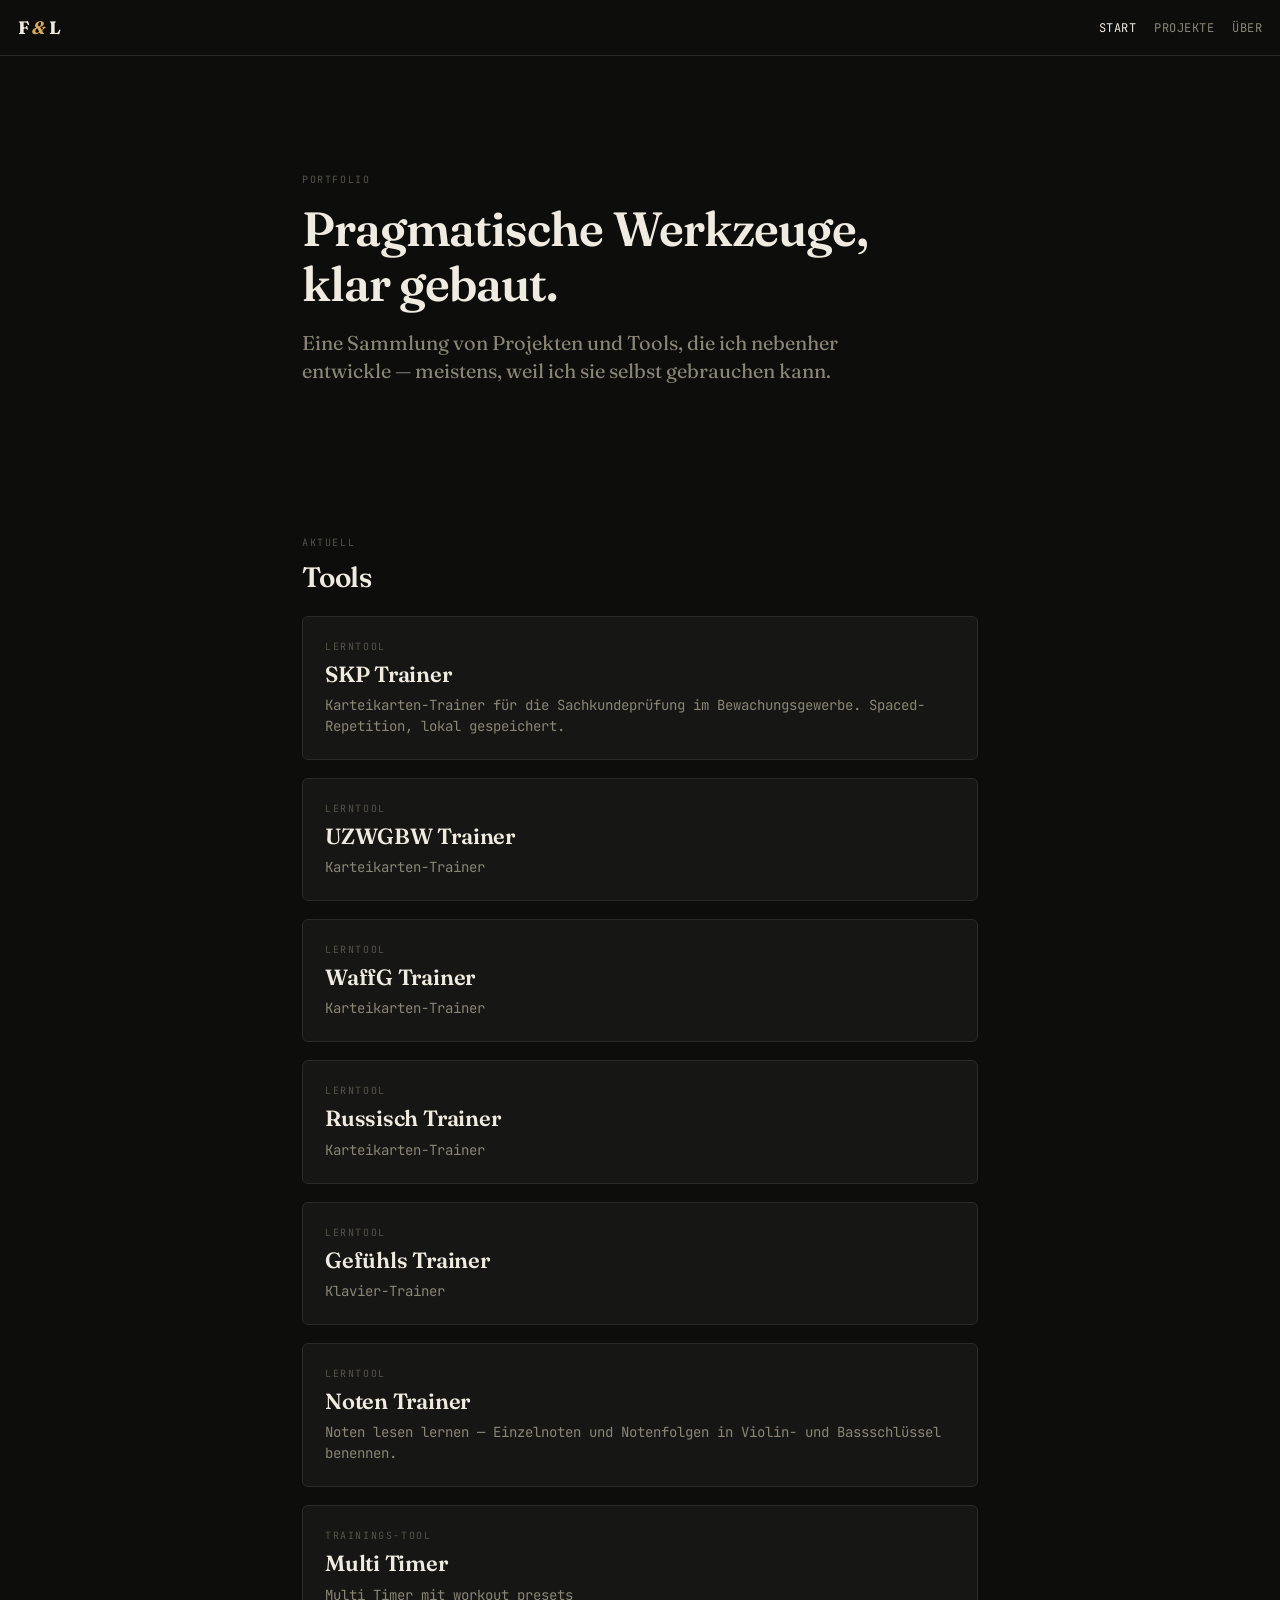
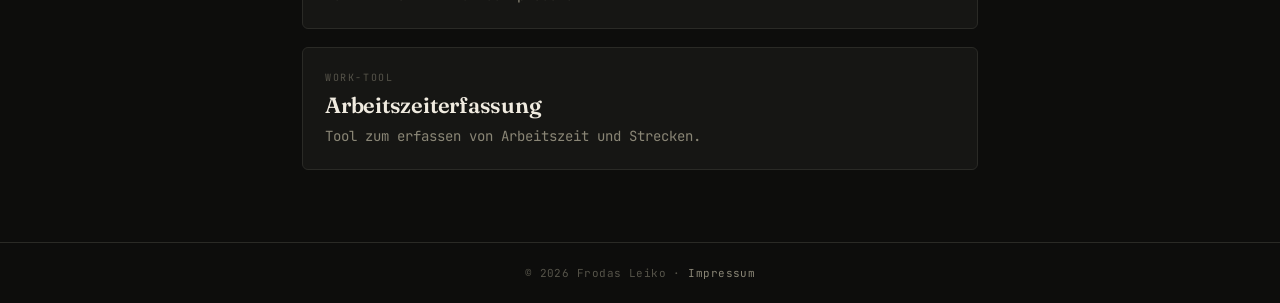
<file: index.html>
<!DOCTYPE html>
<html lang="de">
<head>
  <meta charset="UTF-8">
  <meta name="viewport" content="width=device-width, initial-scale=1.0, viewport-fit=cover">
  <meta name="theme-color" content="#0d0d0c">
  <title>Frodas Leiko — Portfolio</title>
  <meta name="description" content="Portfolio und Tools von Frodas Leiko.">
  <link rel="stylesheet" href="assets/css/main.css">
</head>
<body>

  <header class="site-header">
    <a href="index.html" class="brand">F <span class="ampersand">&amp;</span> L</a>
    <nav class="site-nav">
      <a href="index.html" class="active">Start</a>
      <a href="projects.html">Projekte</a>
      <a href="about.html">Über</a>
    </nav>
  </header>

  <main class="site-main">

    <section class="hero">
      <span class="label">Portfolio</span>
      <h1>Pragmatische Werkzeuge,<br>klar gebaut.</h1>
      <p class="lead">
        Eine Sammlung von Projekten und Tools, die ich nebenher entwickle —
        meistens, weil ich sie selbst gebrauchen kann.
      </p>
    </section>

    <section>
      <span class="label">Aktuell</span>
      <h2 style="margin-top: var(--s-2); margin-bottom: var(--s-5);">Tools</h2>

      <div class="grid grid-6">

        <a href="tools/skp-trainer.html" class="card-link">
          <span class="label">Lerntool</span>
          <h3>SKP Trainer</h3>
          <p>Karteikarten-Trainer für die Sachkundeprüfung im Bewachungsgewerbe. Spaced-Repetition, lokal gespeichert.</p>
        </a>

        <a href="tools/uzwgbw-trainer.html" class="card-link">
          <span class="label">Lerntool</span>
          <h3>UZWGBW Trainer</h3>
          <p>Karteikarten-Trainer</p>
        </a>
        
        <a href="tools/waffg-trainer.html" class="card-link">
          <span class="label">Lerntool</span>
          <h3>WaffG Trainer</h3>
          <p>Karteikarten-Trainer</p>
        </a>

        <a href="tools/russisch-trainer.html" class="card-link">
          <span class="label">Lerntool</span>
          <h3>Russisch Trainer</h3>
          <p>Karteikarten-Trainer</p>
        </a>
        
        <a href="tools/tonart-trainer.html" class="card-link">
          <span class="label">Lerntool</span>
          <h3>Gefühls Trainer</h3>
          <p>Klavier-Trainer</p>
        </a>

        <a href="tools/noten-trainer.html" class="card-link">
          <span class="label">Lerntool</span>
          <h3>Noten Trainer</h3>
          <p>Noten lesen lernen — Einzelnoten und Notenfolgen in Violin- und Bassschlüssel benennen.</p>
        </a>
        
        <a href="tools/multi-timer.html" class="card-link">
          <span class="label">Trainings-Tool</span>
          <h3>Multi Timer</h3>
          <p>Multi Timer mit workout presets</p>
        </a>
        
        <a href="tools/arbeitszeiterfassung.html" class="card-link">
          <span class="label">Work-Tool</span>
          <h3>Arbeitszeiterfassung</h3>
          <p>Tool zum erfassen von Arbeitszeit und Strecken.</p>
        </a>
        
      </div>
    </section>

  </main>

  <footer class="site-footer">
    © 2026 Frodas Leiko · <a href="about.html">Impressum</a>
  </footer>

</body>
</html>
</file>
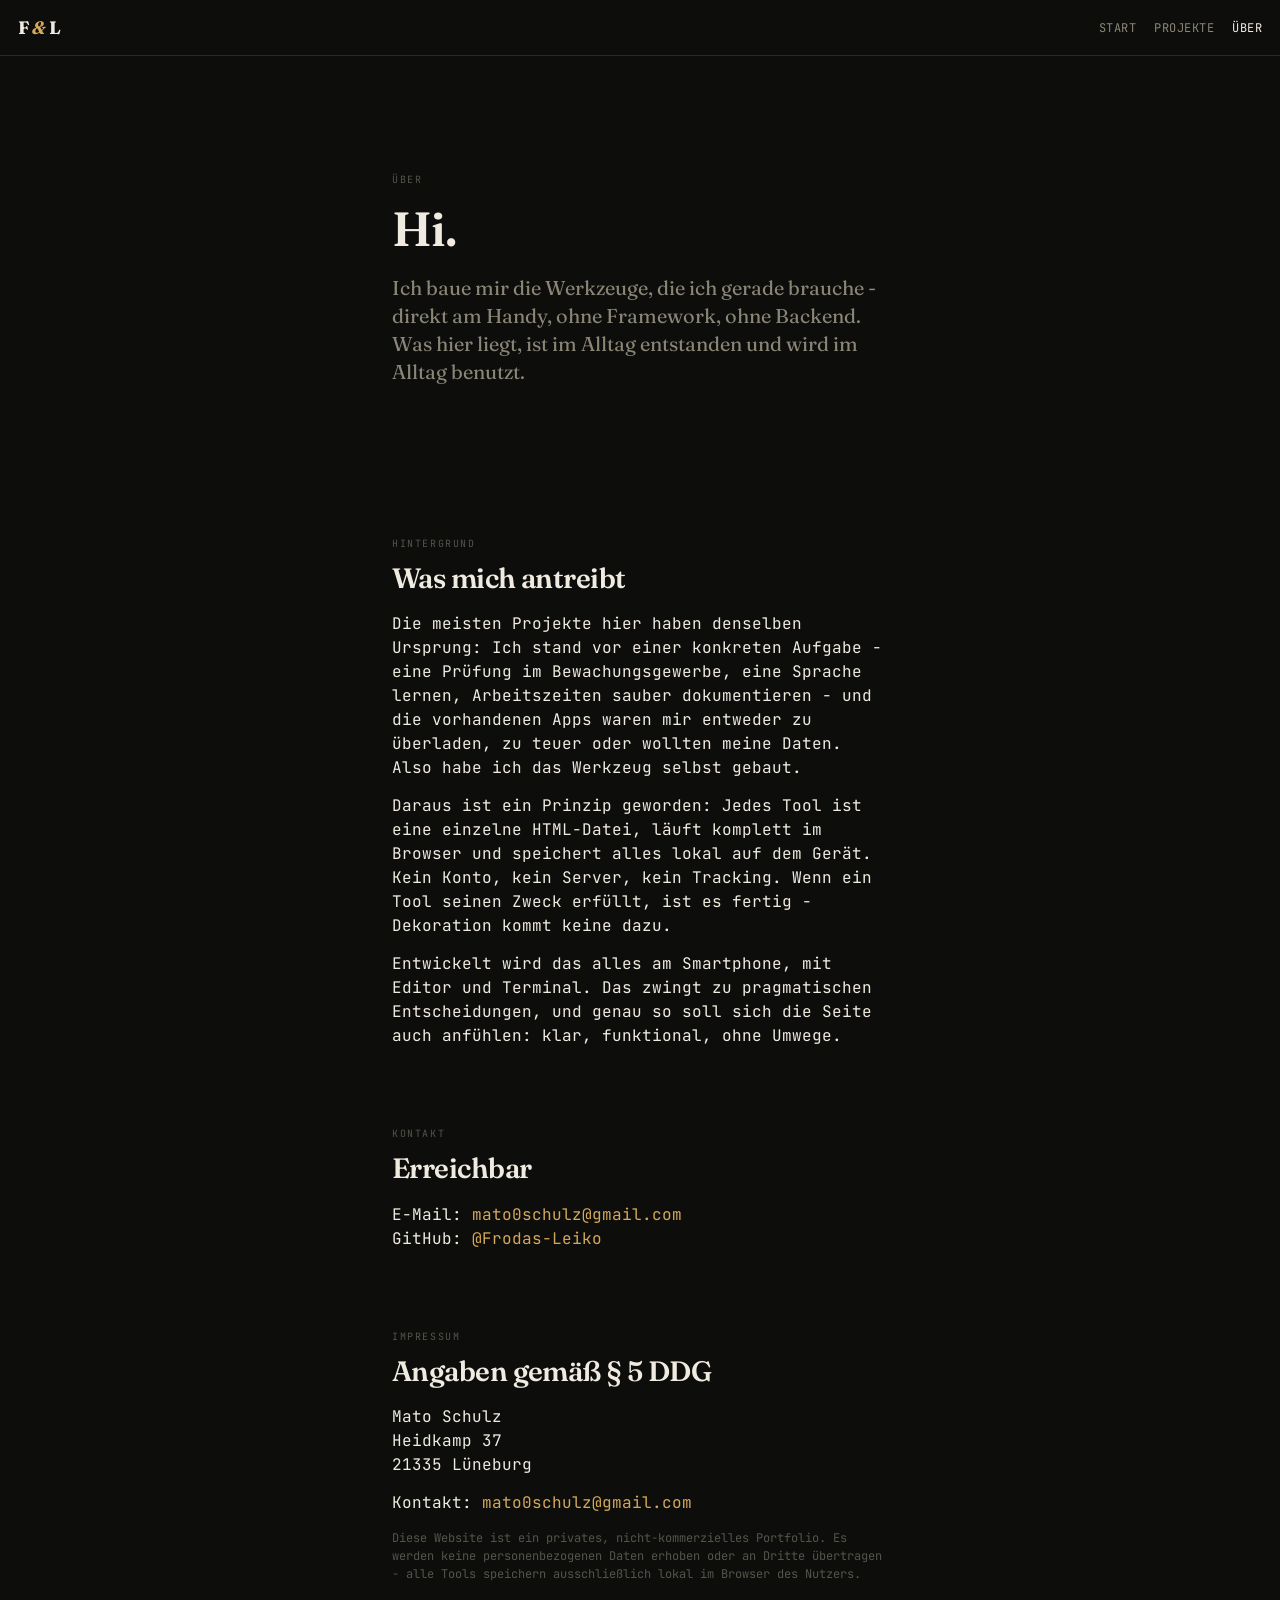
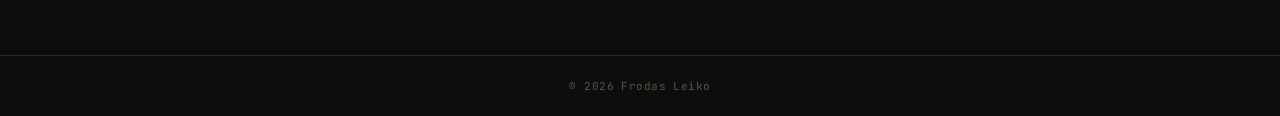
<file: about.html>
<!DOCTYPE html>
<html lang="de">
<head>
  <meta charset="UTF-8">
  <meta name="viewport" content="width=device-width, initial-scale=1.0, viewport-fit=cover">
  <meta name="theme-color" content="#0d0d0c">
  <title>Über — Frodas Leiko</title>
  <link rel="stylesheet" href="assets/css/main.css">
</head>
<body>

  <header class="site-header">
    <a href="index.html" class="brand">F <span class="ampersand">&amp;</span> L</a>
    <nav class="site-nav">
      <a href="index.html">Start</a>
      <a href="projects.html">Projekte</a>
      <a href="about.html" class="active">Über</a>
    </nav>
  </header>

  <main class="site-main reading">

    <section class="hero">
      <span class="label">Über</span>
      <h1>Hi.</h1>
      <p class="lead">
        Ich baue mir die Werkzeuge, die ich gerade brauche - direkt am Handy,
        ohne Framework, ohne Backend. Was hier liegt, ist im Alltag entstanden
        und wird im Alltag benutzt.
      </p>
    </section>

    <section>
      <span class="label">Hintergrund</span>
      <h2 style="margin-top: var(--s-2); margin-bottom: var(--s-4);">Was mich antreibt</h2>
      <p>
        Die meisten Projekte hier haben denselben Ursprung: Ich stand vor einer
        konkreten Aufgabe - eine Prüfung im Bewachungsgewerbe, eine Sprache lernen,
        Arbeitszeiten sauber dokumentieren - und die vorhandenen Apps waren mir
        entweder zu überladen, zu teuer oder wollten meine Daten. Also habe ich
        das Werkzeug selbst gebaut.
      </p>
      <p>
        Daraus ist ein Prinzip geworden: Jedes Tool ist eine einzelne HTML-Datei,
        läuft komplett im Browser und speichert alles lokal auf dem Gerät. Kein
        Konto, kein Server, kein Tracking. Wenn ein Tool seinen Zweck erfüllt,
        ist es fertig - Dekoration kommt keine dazu.
      </p>
      <p>
        Entwickelt wird das alles am Smartphone, mit Editor und Terminal. Das
        zwingt zu pragmatischen Entscheidungen, und genau so soll sich die Seite
        auch anfühlen: klar, funktional, ohne Umwege.
      </p>
    </section>

    <section>
      <span class="label">Kontakt</span>
      <h2 style="margin-top: var(--s-2); margin-bottom: var(--s-4);">Erreichbar</h2>
      <p>
        E-Mail: <a href="mailto:mato0schulz@gmail.com">mato0schulz@gmail.com</a><br>
        GitHub: <a href="https://github.com/Frodas-Leiko">@Frodas-Leiko</a>
      </p>
    </section>

    <section id="impressum">
      <span class="label">Impressum</span>
      <h2 style="margin-top: var(--s-2); margin-bottom: var(--s-4);">Angaben gemäß § 5 DDG</h2>
      <p>
        Mato Schulz<br>
        Heidkamp 37<br>
        21335 Lüneburg
      </p>
      <p>
        Kontakt: <a href="mailto:mato0schulz@gmail.com">mato0schulz@gmail.com</a>
      </p>
      <p class="faint" style="font-size: 12px;">
        Diese Website ist ein privates, nicht-kommerzielles Portfolio. Es werden
        keine personenbezogenen Daten erhoben oder an Dritte übertragen - alle
        Tools speichern ausschließlich lokal im Browser des Nutzers.
      </p>
    </section>

  </main>

  <footer class="site-footer">
    © 2026 Frodas Leiko
  </footer>

</body>
</html>
</file>
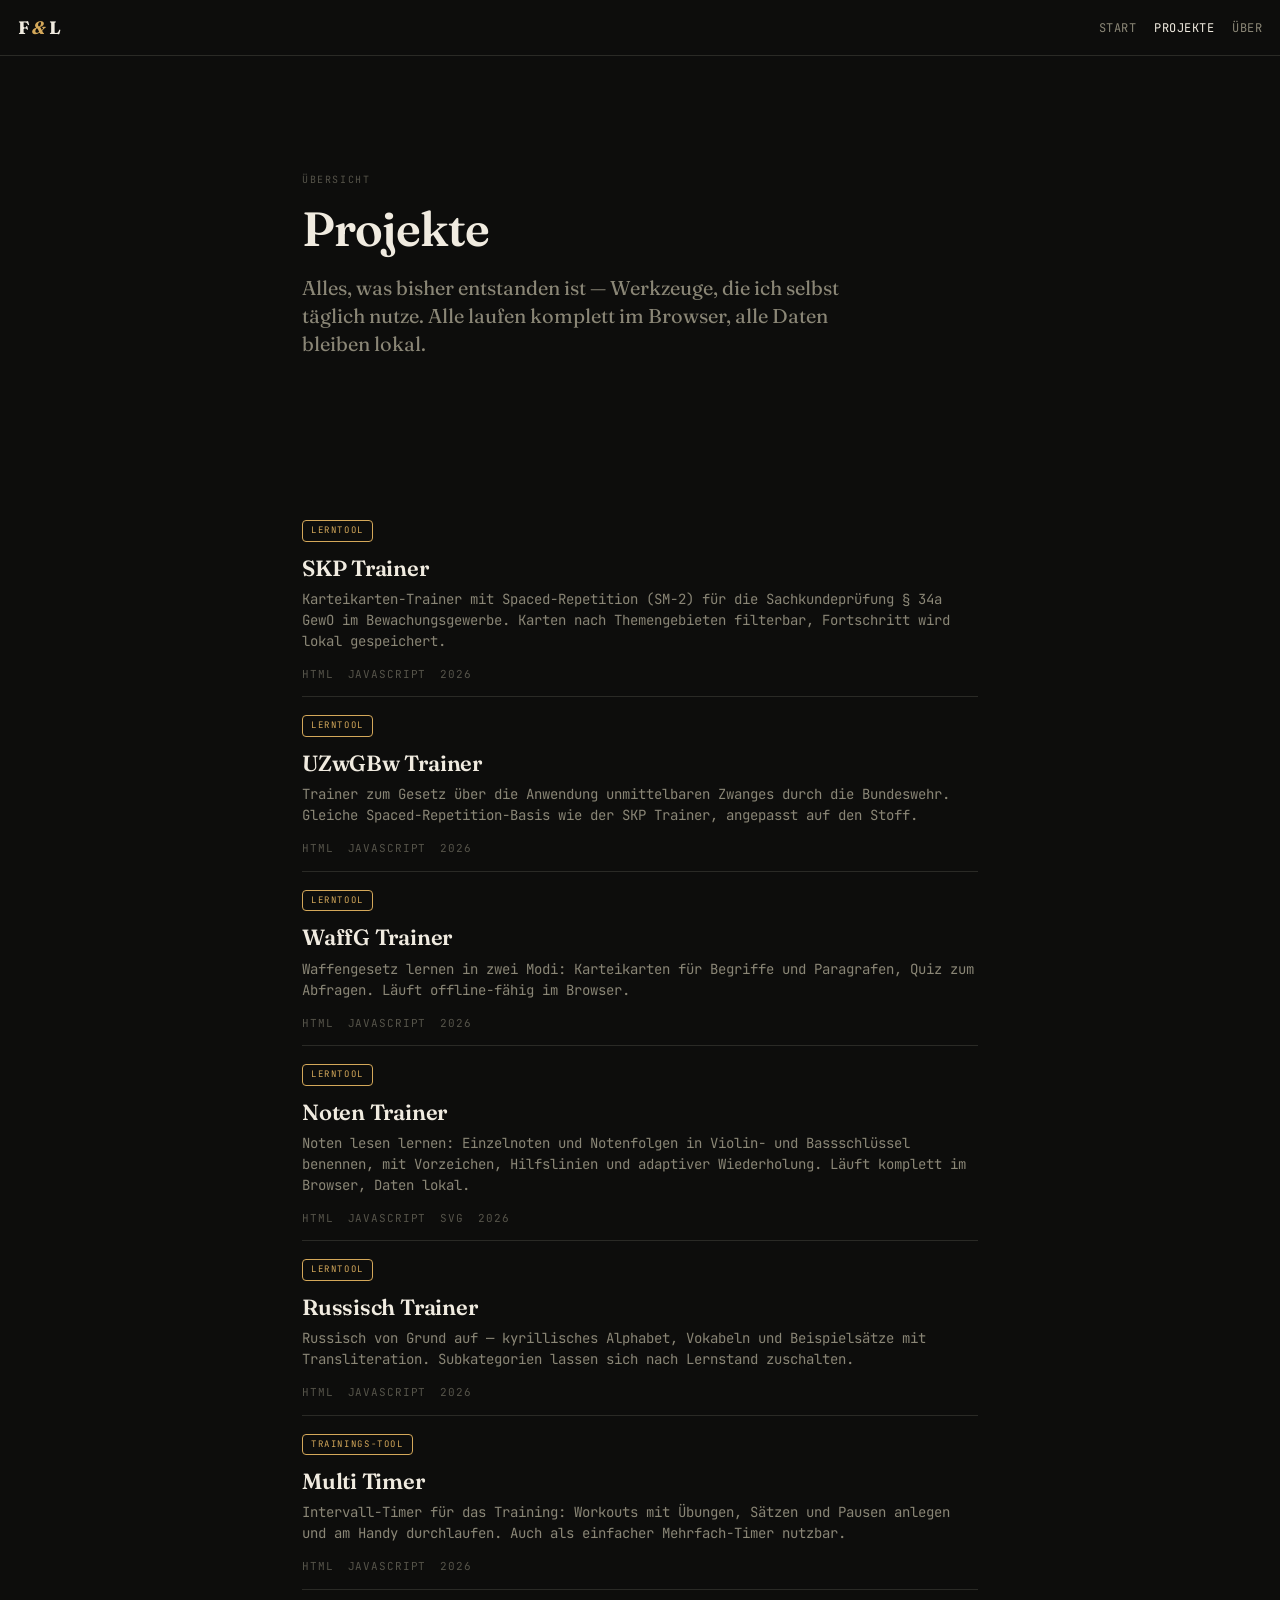
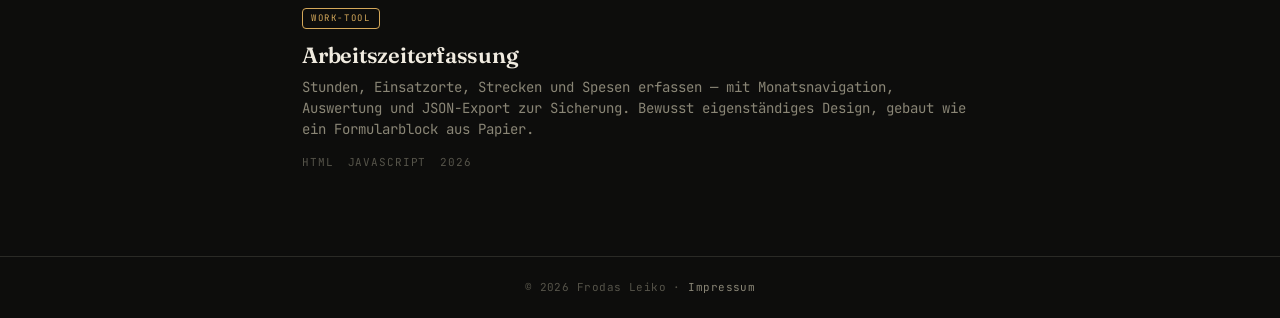
<file: projects.html>
<!DOCTYPE html>
<html lang="de">
<head>
  <meta charset="UTF-8">
  <meta name="viewport" content="width=device-width, initial-scale=1.0, viewport-fit=cover">
  <meta name="theme-color" content="#0d0d0c">
  <title>Projekte — Frodas Leiko</title>
  <link rel="stylesheet" href="assets/css/main.css">
  <link rel="icon" href="favicon.ico" sizes="48x48">
  <link rel="icon" type="image/png" sizes="32x32" href="assets/img/icons/favicon-32.png">
  <link rel="icon" type="image/png" sizes="16x16" href="assets/img/icons/favicon-16.png">
  <link rel="apple-touch-icon" href="assets/img/icons/site-apple-180.png">
  <link rel="manifest" href="manifest.webmanifest">
  <meta property="og:type" content="website">
  <meta property="og:title" content="Projekte — Frodas Leiko">
  <meta property="og:description" content="Alle Tools im Überblick: SKP, UZwGBw, WaffG, Russisch, Timer und Arbeitszeiterfassung.">
  <meta property="og:image" content="https://frodas-leiko.github.io/portfolio/assets/img/og.png">
  <meta property="og:locale" content="de_DE">
</head>
<body>

  <header class="site-header">
    <a href="index.html" class="brand">F <span class="ampersand">&amp;</span> L</a>
    <nav class="site-nav">
      <a href="index.html">Start</a>
      <a href="projects.html" class="active">Projekte</a>
      <a href="about.html">Über</a>
    </nav>
  </header>

  <main class="site-main">

    <section class="hero">
      <span class="label">Übersicht</span>
      <h1>Projekte</h1>
      <p class="lead">
        Alles, was bisher entstanden ist — Werkzeuge, die ich selbst täglich
        nutze. Alle laufen komplett im Browser, alle Daten bleiben lokal.
      </p>
    </section>

    <section>
      <ul class="list-plain">

        <li>
          <span class="tag">Lerntool</span>
          <h3 style="margin-top: var(--s-3);">
            <a href="tools/skp-trainer.html" style="color: var(--text); border: none;">SKP Trainer</a>
          </h3>
          <p class="dim" style="margin-top: var(--s-2); font-size: 14px;">
            Karteikarten-Trainer mit Spaced-Repetition (SM-2) für die Sachkundeprüfung
            § 34a GewO im Bewachungsgewerbe. Karten nach Themengebieten filterbar,
            Fortschritt wird lokal gespeichert.
          </p>
          <div class="meta" style="margin-top: var(--s-3);">
            <span>HTML</span>
            <span>JavaScript</span>
            <span>2026</span>
          </div>
        </li>

        <li>
          <span class="tag">Lerntool</span>
          <h3 style="margin-top: var(--s-3);">
            <a href="tools/uzwgbw-trainer.html" style="color: var(--text); border: none;">UZwGBw Trainer</a>
          </h3>
          <p class="dim" style="margin-top: var(--s-2); font-size: 14px;">
            Trainer zum Gesetz über die Anwendung unmittelbaren Zwanges durch die
            Bundeswehr. Gleiche Spaced-Repetition-Basis wie der SKP Trainer,
            angepasst auf den Stoff.
          </p>
          <div class="meta" style="margin-top: var(--s-3);">
            <span>HTML</span>
            <span>JavaScript</span>
            <span>2026</span>
          </div>
        </li>

        <li>
          <span class="tag">Lerntool</span>
          <h3 style="margin-top: var(--s-3);">
            <a href="tools/waffg-trainer.html" style="color: var(--text); border: none;">WaffG Trainer</a>
          </h3>
          <p class="dim" style="margin-top: var(--s-2); font-size: 14px;">
            Waffengesetz lernen in zwei Modi: Karteikarten für Begriffe und
            Paragrafen, Quiz zum Abfragen. Läuft offline-fähig im Browser.
          </p>
          <div class="meta" style="margin-top: var(--s-3);">
            <span>HTML</span>
            <span>JavaScript</span>
            <span>2026</span>
          </div>
        </li>

        <li>
          <span class="tag">Lerntool</span>
          <h3 style="margin-top: var(--s-3);">
            <a href="tools/noten-trainer.html" style="color: var(--text); border: none;">Noten Trainer</a>
          </h3>
          <p class="dim" style="margin-top: var(--s-2); font-size: 14px;">
            Noten lesen lernen: Einzelnoten und Notenfolgen in Violin- und Bassschlüssel benennen,
            mit Vorzeichen, Hilfslinien und adaptiver Wiederholung. Läuft komplett im Browser, Daten lokal.
          </p>
          <div class="meta" style="margin-top: var(--s-3);">
            <span>HTML</span>
            <span>JavaScript</span>
            <span>SVG</span>
            <span>2026</span>
          </div>
        </li>
        
        <li>
          <span class="tag">Lerntool</span>
          <h3 style="margin-top: var(--s-3);">
            <a href="tools/russisch-trainer.html" style="color: var(--text); border: none;">Russisch Trainer</a>
          </h3>
          <p class="dim" style="margin-top: var(--s-2); font-size: 14px;">
            Russisch von Grund auf — kyrillisches Alphabet, Vokabeln und Beispielsätze
            mit Transliteration. Subkategorien lassen sich nach Lernstand zuschalten.
          </p>
          <div class="meta" style="margin-top: var(--s-3);">
            <span>HTML</span>
            <span>JavaScript</span>
            <span>2026</span>
          </div>
        </li>

        <li>
          <span class="tag">Trainings-Tool</span>
          <h3 style="margin-top: var(--s-3);">
            <a href="tools/multi-timer.html" style="color: var(--text); border: none;">Multi Timer</a>
          </h3>
          <p class="dim" style="margin-top: var(--s-2); font-size: 14px;">
            Intervall-Timer für das Training: Workouts mit Übungen, Sätzen und Pausen
            anlegen und am Handy durchlaufen. Auch als einfacher Mehrfach-Timer nutzbar.
          </p>
          <div class="meta" style="margin-top: var(--s-3);">
            <span>HTML</span>
            <span>JavaScript</span>
            <span>2026</span>
          </div>
        </li>

        <li>
          <span class="tag">Work-Tool</span>
          <h3 style="margin-top: var(--s-3);">
            <a href="tools/arbeitszeiterfassung.html" style="color: var(--text); border: none;">Arbeitszeiterfassung</a>
          </h3>
          <p class="dim" style="margin-top: var(--s-2); font-size: 14px;">
            Stunden, Einsatzorte, Strecken und Spesen erfassen — mit Monatsnavigation,
            Auswertung und JSON-Export zur Sicherung. Bewusst eigenständiges Design,
            gebaut wie ein Formularblock aus Papier.
          </p>
          <div class="meta" style="margin-top: var(--s-3);">
            <span>HTML</span>
            <span>JavaScript</span>
            <span>2026</span>
          </div>
        </li>

      </ul>
    </section>

  </main>

  <footer class="site-footer">
    © 2026 Frodas Leiko · <a href="about.html#impressum">Impressum</a>
  </footer>


  <script>
    if ('serviceWorker' in navigator) { navigator.serviceWorker.register('sw.js'); }
  </script>
</body>
</html>
</file>
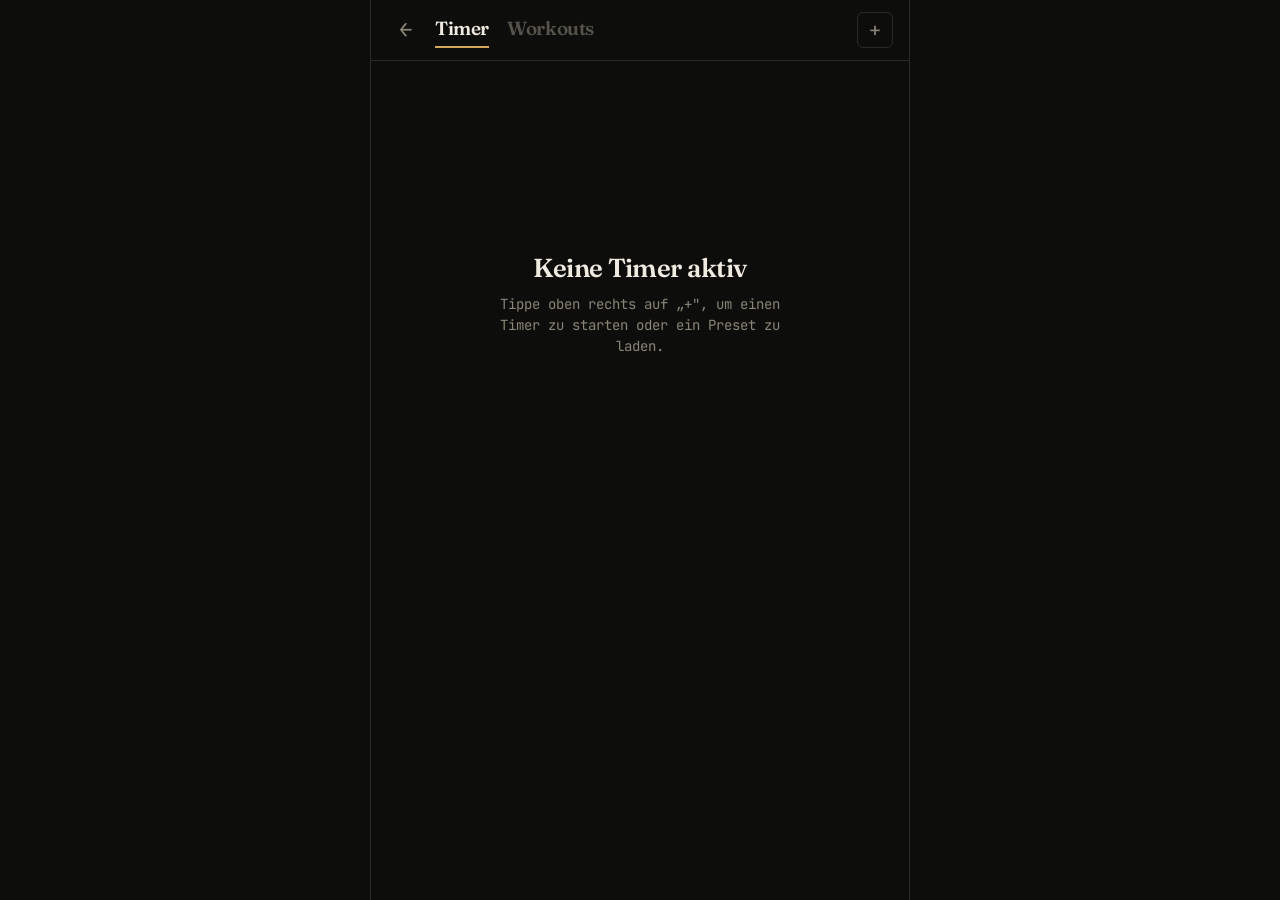
<file: tools/multi-timer.html>
<!DOCTYPE html>
<html lang="de">
<head>
<meta charset="UTF-8">
<meta name="viewport" content="width=device-width, initial-scale=1.0, viewport-fit=cover">
<meta name="theme-color" content="#0d0d0c">
<meta name="apple-mobile-web-app-capable" content="yes">
<meta name="apple-mobile-web-app-status-bar-style" content="black-translucent">
<title>Timer & Workouts</title>
<link rel="preconnect" href="https://fonts.googleapis.com">
<link rel="preconnect" href="https://fonts.gstatic.com" crossorigin>
<link href="https://fonts.googleapis.com/css2?family=JetBrains+Mono:wght@400;500;700&family=Fraunces:opsz,wght@9..144,400;9..144,600;9..144,700&display=swap" rel="stylesheet">
<style>
* { box-sizing: border-box; margin: 0; padding: 0; -webkit-tap-highlight-color: transparent; }

:root {
  --bg: #0d0d0c;
  --bg-card: #161614;
  --bg-elev: #1f1f1c;
  --line: #2a2a26;
  --text: #f0ebe0;
  --text-dim: #8a8676;
  --text-faint: #56544a;
  --accent: #d4a85a;
  --green: #7fb069;
  --yellow: #e8b339;
  --red: #c95a4f;
  --mono: 'JetBrains Mono', ui-monospace, monospace;
  --serif: 'Fraunces', Georgia, serif;
}

html, body {
  background: var(--bg);
  color: var(--text);
  font-family: var(--mono);
  font-size: 16px;
  height: 100%;
  overflow: hidden;
  overscroll-behavior: none;
}

body {
  display: flex;
  flex-direction: column;
  padding: env(safe-area-inset-top) env(safe-area-inset-right) env(safe-area-inset-bottom) env(safe-area-inset-left);
}

/* HEADER */
header {
  display: flex;
  align-items: center;
  justify-content: space-between;
  padding: 12px 16px;
  border-bottom: 1px solid var(--line);
  flex-shrink: 0;
  gap: 12px;
  min-height: 56px;
}

.header-left { display: flex; align-items: center; gap: 12px; min-width: 0; }
a.back-btn {
  flex-shrink: 0;
  text-decoration: none;
  border: none;
  font-size: 22px;
  line-height: 1;
  display: flex;
  align-items: center;
  justify-content: center;
}

.tabs { display: flex; gap: 18px; }

.tab {
  background: none;
  border: none;
  color: var(--text-faint);
  font-family: var(--serif);
  font-weight: 600;
  font-size: 19px;
  letter-spacing: -0.02em;
  cursor: pointer;
  padding: 4px 0 6px;
  border-bottom: 2px solid transparent;
  transition: color 0.15s, border-color 0.15s;
}
.tab.active { color: var(--text); border-bottom-color: var(--accent); }

.header-title {
  font-family: var(--serif);
  font-size: 19px;
  font-weight: 600;
  letter-spacing: -0.02em;
  flex: 1;
  overflow: hidden;
  text-overflow: ellipsis;
  white-space: nowrap;
}

.icon-btn {
  background: none;
  border: 1px solid var(--line);
  color: var(--text-dim);
  width: 36px; height: 36px;
  border-radius: 6px;
  font-family: inherit;
  font-size: 20px;
  cursor: pointer;
  display: grid;
  place-items: center;
  transition: all 0.15s;
  flex-shrink: 0;
}
.icon-btn:active { background: var(--bg-elev); color: var(--text); }
.icon-btn.danger:active { color: var(--red); border-color: var(--red); }
.icon-btn[disabled] { opacity: 0.25; pointer-events: none; }

.icon-btn.text {
  width: auto;
  padding: 0 12px;
  font-size: 12px;
  font-family: var(--mono);
  letter-spacing: 0.06em;
  text-transform: uppercase;
  font-weight: 600;
}

/* MAIN */
main {
  flex: 1;
  overflow-y: auto;
  -webkit-overflow-scrolling: touch;
  display: flex;
  flex-direction: column;
}

.screen {
  flex: 1;
  display: none;
  flex-direction: column;
}
.screen.active { display: flex; }

.screen-body {
  padding: 18px 16px 22px;
  display: flex;
  flex-direction: column;
  gap: 12px;
}

/* EMPTY STATES */
.empty-state {
  flex: 1;
  display: flex;
  flex-direction: column;
  align-items: center;
  justify-content: center;
  text-align: center;
  padding: 40px 20px;
  min-height: 50vh;
}
.empty-state h2 {
  font-family: var(--serif);
  font-size: 26px;
  margin-bottom: 10px;
  font-weight: 600;
  letter-spacing: -0.02em;
}
.empty-state p {
  color: var(--text-dim);
  font-size: 14px;
  line-height: 1.5;
  max-width: 280px;
}

/* TIMER CARD */
.timer-card {
  background: var(--bg-card);
  border: 1px solid var(--line);
  border-radius: 8px;
  padding: 16px 16px 14px;
  display: flex;
  flex-direction: column;
  gap: 10px;
  transition: border-color 0.2s, background 0.2s;
}
.timer-card.ended { border-color: var(--red); background: rgba(201, 90, 79, 0.06); }
.timer-card.warning .timer-display { color: var(--yellow); }

.timer-top {
  display: flex;
  align-items: flex-start;
  justify-content: space-between;
  gap: 12px;
}

.timer-name-wrap {
  display: flex;
  flex-direction: column;
  gap: 4px;
  min-width: 0;
  flex: 1;
}

.timer-name {
  font-size: 10px;
  letter-spacing: 0.16em;
  text-transform: uppercase;
  color: var(--text-faint);
  white-space: nowrap;
  overflow: hidden;
  text-overflow: ellipsis;
}
.timer-card.ended .timer-name { color: var(--red); }

.timer-state {
  font-size: 11px;
  letter-spacing: 0.18em;
  font-weight: 700;
  color: var(--red);
  display: none;
}
.timer-card.ended .timer-state { display: block; }

.timer-actions { display: flex; gap: 6px; flex-shrink: 0; }

.timer-display {
  font-family: var(--serif);
  font-size: 52px;
  font-weight: 600;
  letter-spacing: -0.03em;
  line-height: 1;
  color: var(--text);
  font-variant-numeric: tabular-nums;
  transition: color 0.2s;
}
.timer-card.ended .timer-display { color: var(--red); opacity: 0.7; }

.progress-bar {
  height: 3px;
  background: var(--bg-elev);
  border-radius: 2px;
  overflow: hidden;
  margin-top: 4px;
}
.progress-fill {
  height: 100%;
  background: var(--accent);
  width: 100%;
  transition: width 0.25s linear, background 0.2s;
  border-radius: 2px;
}
.timer-card.warning .progress-fill { background: var(--yellow); }
.timer-card.ended .progress-fill { background: var(--red); width: 100%; }

/* WORKOUT CARD */
.workout-card {
  background: var(--bg-card);
  border: 1px solid var(--line);
  border-radius: 8px;
  padding: 16px;
  cursor: pointer;
  transition: border-color 0.15s, background 0.15s;
  display: flex;
  flex-direction: column;
  gap: 6px;
  font-family: inherit;
  text-align: left;
  color: var(--text);
}
.workout-card:active { background: var(--bg-elev); border-color: var(--text-faint); }

.workout-card-title {
  font-family: var(--serif);
  font-size: 22px;
  font-weight: 600;
  letter-spacing: -0.02em;
}
.workout-card-desc {
  font-size: 12px;
  color: var(--text-dim);
  margin-bottom: 4px;
}
.workout-card-meta {
  font-size: 10px;
  letter-spacing: 0.14em;
  text-transform: uppercase;
  color: var(--text-faint);
}

/* WORKOUT DETAIL */
.workout-detail-header { margin-bottom: 12px; }
.workout-detail-title {
  font-family: var(--serif);
  font-size: 32px;
  font-weight: 600;
  line-height: 1.1;
  letter-spacing: -0.02em;
  margin-bottom: 6px;
}
.workout-detail-desc { font-size: 13px; color: var(--text-dim); }

.exercise-list { display: flex; flex-direction: column; gap: 8px; }

.exercise-row {
  background: var(--bg-card);
  border: 1px solid var(--line);
  border-radius: 6px;
  padding: 12px 14px;
  display: flex;
  flex-direction: column;
  gap: 4px;
}
.exercise-row.tappable { cursor: pointer; }
.exercise-row.tappable:active { background: var(--bg-elev); }
.exercise-row.current { border-color: var(--accent); }
.exercise-row.done { opacity: 0.5; }

.exercise-row-top {
  display: flex;
  align-items: baseline;
  justify-content: space-between;
  gap: 10px;
}
.exercise-row-name { font-size: 15px; color: var(--text); font-weight: 500; }
.exercise-row-idx {
  font-size: 10px;
  color: var(--text-faint);
  letter-spacing: 0.14em;
  flex-shrink: 0;
}
.exercise-row-meta { font-size: 11px; color: var(--text-dim); letter-spacing: 0.04em; }

.detail-actions {
  margin-top: 20px;
  display: flex;
  flex-direction: column;
  gap: 8px;
}

/* ACTIVE WORKOUT */
.workout-progress-bar {
  height: 2px;
  background: var(--bg-elev);
  flex-shrink: 0;
}
.workout-progress-bar-fill {
  height: 100%;
  background: var(--accent);
  transition: width 0.3s;
}

.exercise-view {
  flex: 1;
  display: flex;
  flex-direction: column;
  padding: 24px 22px 22px;
}

.exercise-meta-top {
  font-size: 10px;
  letter-spacing: 0.16em;
  text-transform: uppercase;
  color: var(--text-faint);
  margin-bottom: 14px;
}

.exercise-name {
  font-family: var(--serif);
  font-size: 38px;
  line-height: 1.1;
  font-weight: 600;
  letter-spacing: -0.02em;
  margin-bottom: 28px;
  word-break: break-word;
}
.exercise-name.smaller { font-size: 30px; }

.exercise-stats {
  display: grid;
  grid-template-columns: 1fr 1fr;
  gap: 8px;
  margin-bottom: 8px;
}

.exercise-stat {
  background: var(--bg-card);
  border: 1px solid var(--line);
  border-radius: 6px;
  padding: 14px;
  display: flex;
  flex-direction: column;
  gap: 4px;
}
.exercise-stat-label {
  font-size: 9px;
  letter-spacing: 0.18em;
  text-transform: uppercase;
  color: var(--text-faint);
}
.exercise-stat-value {
  font-family: var(--serif);
  font-size: 24px;
  font-weight: 600;
  letter-spacing: -0.02em;
  font-variant-numeric: tabular-nums;
}
.exercise-stat-value.complete { color: var(--green); }
.exercise-stat-value.sub {
  font-size: 13px;
  color: var(--text-dim);
  font-family: var(--mono);
  font-weight: 400;
  letter-spacing: 0;
  line-height: 1.4;
}

.exercise-actions {
  margin-top: auto;
  display: flex;
  flex-direction: column;
  gap: 10px;
}

.workout-nav {
  display: grid;
  grid-template-columns: 1fr auto 1fr;
  gap: 8px;
}

.nav-btn {
  background: transparent;
  border: 1px solid var(--line);
  color: var(--text-dim);
  padding: 12px 10px;
  font-family: var(--mono);
  font-size: 11px;
  font-weight: 600;
  letter-spacing: 0.06em;
  text-transform: uppercase;
  border-radius: 6px;
  cursor: pointer;
  transition: all 0.15s;
  display: flex;
  align-items: center;
  justify-content: center;
  gap: 6px;
}
.nav-btn:active { background: var(--bg-elev); color: var(--text); }
.nav-btn:disabled { opacity: 0.3; pointer-events: none; }
.nav-btn .arrow { font-family: var(--serif); font-size: 16px; line-height: 1; }

/* REST VIEW */
.rest-view {
  flex: 1;
  display: flex;
  flex-direction: column;
  align-items: center;
  justify-content: center;
  text-align: center;
  padding: 28px 22px;
}

.rest-label {
  font-size: 11px;
  letter-spacing: 0.22em;
  text-transform: uppercase;
  color: var(--accent);
  margin-bottom: 14px;
}

.rest-display {
  font-family: var(--serif);
  font-size: 88px;
  font-weight: 600;
  letter-spacing: -0.04em;
  line-height: 1;
  color: var(--text);
  font-variant-numeric: tabular-nums;
  margin-bottom: 26px;
  transition: color 0.2s;
}
.rest-display.warning { color: var(--yellow); }

.rest-next {
  font-size: 12px;
  color: var(--text-dim);
  letter-spacing: 0.1em;
  text-transform: uppercase;
  margin-bottom: 6px;
}
.rest-next-exercise {
  font-family: var(--serif);
  font-size: 20px;
  font-weight: 600;
  margin-bottom: 30px;
  color: var(--text);
  letter-spacing: -0.01em;
  text-align: center;
}

.rest-actions { width: 100%; display: flex; flex-direction: column; gap: 8px; }

/* EDIT FORM */
.form-group { display: flex; flex-direction: column; gap: 6px; margin-bottom: 14px; }
.form-label {
  font-size: 10px;
  letter-spacing: 0.16em;
  text-transform: uppercase;
  color: var(--text-faint);
}

.text-input {
  width: 100%;
  background: var(--bg-card);
  border: 1px solid var(--line);
  color: var(--text);
  font-family: var(--mono);
  font-size: 15px;
  padding: 12px 14px;
  border-radius: 6px;
  outline: none;
  transition: border-color 0.15s;
}
.text-input:focus { border-color: var(--text-dim); }

.exercise-edit-card {
  background: var(--bg-card);
  border: 1px solid var(--line);
  border-radius: 8px;
  padding: 12px 12px 14px;
  display: flex;
  flex-direction: column;
  gap: 10px;
  margin-bottom: 8px;
}

.exercise-edit-header {
  display: flex;
  align-items: center;
  justify-content: space-between;
  gap: 8px;
}
.exercise-edit-num {
  font-size: 10px;
  letter-spacing: 0.16em;
  text-transform: uppercase;
  color: var(--text-faint);
}

.three-col-inputs {
  display: grid;
  grid-template-columns: 1fr 1fr 1fr;
  gap: 6px;
}
.three-col-inputs .form-group { margin-bottom: 0; }
.three-col-inputs .text-input {
  text-align: center;
  font-family: var(--serif);
  font-weight: 600;
  font-size: 17px;
}

.section-label {
  font-size: 10px;
  letter-spacing: 0.16em;
  text-transform: uppercase;
  color: var(--text-faint);
  margin-bottom: 10px;
  margin-top: 14px;
}
.section-label:first-of-type { margin-top: 0; }

/* SHEET */
.sheet-bg {
  position: fixed;
  inset: 0;
  background: rgba(0,0,0,0.6);
  z-index: 10;
  opacity: 0;
  pointer-events: none;
  transition: opacity 0.2s;
}
.sheet-bg.open { opacity: 1; pointer-events: auto; }

.sheet {
  position: fixed;
  bottom: 0; left: 0; right: 0;
  background: var(--bg);
  border-top: 1px solid var(--line);
  border-radius: 16px 16px 0 0;
  padding: 14px 22px calc(28px + env(safe-area-inset-bottom));
  z-index: 11;
  transform: translateY(100%);
  transition: transform 0.25s cubic-bezier(0.32, 0.72, 0, 1);
  max-height: 88vh;
  overflow-y: auto;
}
.sheet.open { transform: translateY(0); }

.sheet-handle {
  width: 36px;
  height: 4px;
  background: var(--line);
  border-radius: 2px;
  margin: 0 auto 18px;
}

.sheet h2 {
  font-family: var(--serif);
  font-size: 22px;
  font-weight: 600;
  margin-bottom: 18px;
  letter-spacing: -0.02em;
}

/* TIME INPUT */
.time-input-row {
  display: grid;
  grid-template-columns: 1fr 1fr 1fr;
  gap: 8px;
  margin-bottom: 14px;
}

.time-input {
  background: var(--bg-card);
  border: 1px solid var(--line);
  border-radius: 6px;
  padding: 14px 10px 10px;
  display: flex;
  flex-direction: column;
  align-items: center;
  gap: 4px;
  transition: border-color 0.15s;
}
.time-input:focus-within { border-color: var(--text-dim); }

.time-input input {
  background: none;
  border: none;
  color: var(--text);
  font-family: var(--serif);
  font-size: 32px;
  font-weight: 600;
  letter-spacing: -0.02em;
  text-align: center;
  width: 100%;
  outline: none;
  font-variant-numeric: tabular-nums;
  -moz-appearance: textfield;
}
.time-input input::-webkit-outer-spin-button,
.time-input input::-webkit-inner-spin-button {
  -webkit-appearance: none;
  margin: 0;
}

.time-input label {
  font-size: 9px;
  letter-spacing: 0.18em;
  text-transform: uppercase;
  color: var(--text-faint);
}

/* BUTTONS */
.primary-btn {
  width: 100%;
  background: var(--accent);
  color: var(--bg);
  border: none;
  padding: 16px;
  font-family: var(--mono);
  font-size: 13px;
  font-weight: 700;
  letter-spacing: 0.08em;
  text-transform: uppercase;
  border-radius: 6px;
  cursor: pointer;
  transition: opacity 0.15s;
}
.primary-btn:active { opacity: 0.8; }
.primary-btn:disabled { opacity: 0.3; cursor: not-allowed; }

.secondary-btn {
  width: 100%;
  background: transparent;
  color: var(--text-dim);
  border: 1px solid var(--line);
  padding: 14px;
  font-family: var(--mono);
  font-size: 12px;
  font-weight: 600;
  letter-spacing: 0.08em;
  text-transform: uppercase;
  border-radius: 6px;
  cursor: pointer;
  transition: all 0.15s;
}
.secondary-btn:active { border-color: var(--text-dim); color: var(--text); }

.danger-btn {
  width: 100%;
  background: transparent;
  border: 1px solid var(--line);
  color: var(--red);
  padding: 14px;
  font-family: var(--mono);
  font-size: 12px;
  font-weight: 600;
  letter-spacing: 0.08em;
  text-transform: uppercase;
  border-radius: 6px;
  cursor: pointer;
}
.danger-btn:active { border-color: var(--red); }

/* PRESETS */
.presets-list { display: flex; flex-direction: column; gap: 6px; }

.preset-row {
  display: flex;
  align-items: center;
  background: var(--bg-card);
  border: 1px solid var(--line);
  border-radius: 6px;
  padding: 12px 8px 12px 14px;
  gap: 8px;
  transition: border-color 0.15s, background 0.15s;
}
.preset-row:active { background: var(--bg-elev); }

.preset-tap {
  flex: 1;
  display: flex;
  align-items: baseline;
  justify-content: space-between;
  gap: 10px;
  background: none;
  border: none;
  color: var(--text);
  font-family: inherit;
  font-size: inherit;
  text-align: left;
  cursor: pointer;
  padding: 0;
  min-width: 0;
}

.preset-name {
  font-size: 14px;
  color: var(--text);
  white-space: nowrap;
  overflow: hidden;
  text-overflow: ellipsis;
}
.preset-duration {
  font-family: var(--serif);
  font-size: 16px;
  font-weight: 600;
  color: var(--accent);
  letter-spacing: -0.01em;
  font-variant-numeric: tabular-nums;
  flex-shrink: 0;
}

.preset-empty {
  font-size: 12px;
  color: var(--text-faint);
  text-align: center;
  padding: 18px 10px;
  border: 1px dashed var(--line);
  border-radius: 6px;
  font-style: italic;
}

.icon-btn-sm {
  background: none;
  border: none;
  color: var(--text-faint);
  width: 30px; height: 30px;
  border-radius: 5px;
  font-family: inherit;
  font-size: 16px;
  cursor: pointer;
  display: grid;
  place-items: center;
  flex-shrink: 0;
  transition: color 0.15s, background 0.15s;
}
.icon-btn-sm:active { background: var(--bg-elev); color: var(--red); }

/* MINI-TIMER (für zeitbasierte Übungen) */
.mini-timer {
  display: flex;
  align-items: center;
  justify-content: space-between;
  margin-top: 10px;
  padding-top: 10px;
  border-top: 1px solid var(--line);
  gap: 10px;
}
.mini-timer-display {
  font-family: var(--serif);
  font-size: 30px;
  font-weight: 600;
  color: var(--text);
  font-variant-numeric: tabular-nums;
  letter-spacing: -0.02em;
  line-height: 1;
  transition: color 0.2s;
}
.mini-timer-display.idle { color: var(--text-dim); }
.mini-timer-display.running { color: var(--accent); }
.mini-timer-display.warning { color: var(--yellow); }
.mini-timer-display.ended { color: var(--green); }

.mini-timer-btn {
  background: transparent;
  border: 1px solid var(--line);
  color: var(--text-dim);
  padding: 8px 14px;
  font-family: var(--mono);
  font-size: 11px;
  font-weight: 600;
  letter-spacing: 0.06em;
  text-transform: uppercase;
  border-radius: 5px;
  cursor: pointer;
  transition: all 0.15s;
  white-space: nowrap;
  flex-shrink: 0;
}
.mini-timer-btn:active { background: var(--bg-elev); color: var(--text); }
.mini-timer-btn.primary {
  background: var(--accent);
  color: var(--bg);
  border-color: var(--accent);
}
.mini-timer-btn.primary:active { opacity: 0.8; }

/* LIBRARY */
.lib-list {
  display: flex;
  flex-direction: column;
  gap: 6px;
  margin-bottom: 14px;
}

.lib-row {
  background: var(--bg-card);
  border: 1px solid var(--line);
  border-radius: 6px;
  padding: 12px 14px;
  display: flex;
  flex-direction: column;
  gap: 3px;
  font-family: inherit;
  text-align: left;
  color: var(--text);
  cursor: pointer;
  transition: border-color 0.15s, background 0.15s;
}
.lib-row:active { background: var(--bg-elev); border-color: var(--text-faint); }

.lib-row-name {
  font-size: 14px;
  color: var(--text);
  font-weight: 500;
}
.lib-row-meta {
  font-size: 11px;
  color: var(--text-dim);
  letter-spacing: 0.02em;
}

select.text-input {
  appearance: none;
  -webkit-appearance: none;
  background-image: url("data:image/svg+xml;charset=utf-8,%3Csvg xmlns='http://www.w3.org/2000/svg' width='12' height='8' viewBox='0 0 12 8'%3E%3Cpath fill='%238a8676' d='M6 8L0 0h12z'/%3E%3C/svg%3E");
  background-repeat: no-repeat;
  background-position: right 14px center;
  padding-right: 36px;
  cursor: pointer;
}

.hidden { display: none !important; }

@media (min-width: 600px) {
  body { max-width: 540px; margin: 0 auto; border-left: 1px solid var(--line); border-right: 1px solid var(--line); }
}
</style>
</head>
<body>

<header id="header"></header>

<main id="main">
  <div class="screen" id="screen-home">
    <div id="timer-content" class="screen-body"></div>
    <div id="workouts-content" class="screen-body hidden"></div>
  </div>
  <div class="screen" id="screen-workout-detail">
    <div class="screen-body" id="workout-detail-body"></div>
  </div>
  <div class="screen" id="screen-workout-edit">
    <div class="screen-body" id="workout-edit-body"></div>
  </div>
  <div class="screen" id="screen-workout-active">
    <div class="workout-progress-bar"><div class="workout-progress-bar-fill" id="workout-progress-fill" style="width:0%"></div></div>
    <div id="workout-active-body" style="flex:1; display:flex; flex-direction:column;"></div>
  </div>
  <div class="screen" id="screen-library">
    <div class="screen-body" id="library-body"></div>
  </div>
</main>

<!-- Timer Sheet -->
<div class="sheet-bg" id="sheet-bg"></div>
<div class="sheet" id="sheet">
  <div class="sheet-handle"></div>
  <h2>Neuer Timer</h2>
  <div class="time-input-row">
    <div class="time-input">
      <input type="number" id="in-h" min="0" max="23" inputmode="numeric" value="0">
      <label>Std</label>
    </div>
    <div class="time-input">
      <input type="number" id="in-m" min="0" max="59" inputmode="numeric" value="0">
      <label>Min</label>
    </div>
    <div class="time-input">
      <input type="number" id="in-s" min="0" max="59" inputmode="numeric" value="0">
      <label>Sek</label>
    </div>
  </div>
  <input type="text" id="in-name" class="text-input" placeholder="Name (optional)" maxlength="40" style="margin-bottom:12px" />
  <button class="primary-btn" id="start-btn" style="margin-bottom:8px">Starten</button>
  <button class="secondary-btn" id="save-preset-btn">Als Preset speichern</button>
  <div class="section-label" style="margin-top:22px">Presets</div>
  <div class="presets-list" id="presets-list"></div>
</div>

<!-- Exercise Jump Sheet -->
<div class="sheet-bg" id="jump-sheet-bg"></div>
<div class="sheet" id="jump-sheet">
  <div class="sheet-handle"></div>
  <h2>Übung wählen</h2>
  <div id="jump-list" class="exercise-list"></div>
</div>

<!-- Library Select Sheet (im Workout-Editor) -->
<div class="sheet-bg" id="library-sheet-bg"></div>
<div class="sheet" id="library-sheet"></div>

<!-- Library Item Edit Sheet (im Library-Screen) -->
<div class="sheet-bg" id="library-edit-sheet-bg"></div>
<div class="sheet" id="library-edit-sheet"></div>

<script>
/* =========================================================
   STATE
   ========================================================= */
const STORAGE_PRESETS = 'multi_timer_presets_v1';
const STORAGE_WORKOUTS = 'multi_timer_workouts_v1';
const STORAGE_LIBRARY = 'multi_timer_library_v1';

let screen = 'home';
let activeTab = 'timer';

let timers = [];
let presets = [];
let nextTimerId = 1;

let workouts = [];
let selectedWorkoutId = null;
let editingWorkout = null;
let session = null;

// Übungsbibliothek
let library = [];
let editingLibraryItem = null;
let libraryReturnTo = 'home'; // wohin "← Zurück" im Library-Screen geht

const MUSCLE_GROUPS = [
  { id: 'pull',   label: 'Pull · Rücken · Bizeps' },
  { id: 'push',   label: 'Push · Brust · Schulter · Trizeps' },
  { id: 'legs',   label: 'Beine · Glutes' },
  { id: 'core',   label: 'Core' },
  { id: 'grip',   label: 'Griff · Isometrisch' },
  { id: 'cardio', label: 'Cardio · Konditioning' },
  { id: 'other',  label: 'Sonstige' }
];

const DEFAULT_LIBRARY_DATA = [
  // Pull · Rücken · Bizeps
  { name: 'Klimmzüge / Latzug',       group: 'pull', sets: 3, reps: '8–12',  restSec: 120 },
  { name: 'Rudern',                    group: 'pull', sets: 3, reps: '8–12',  restSec: 120 },
  { name: 'Australian Pull-ups',       group: 'pull', sets: 3, reps: '8–12',  restSec: 90  },
  { name: 'Face Pulls',                group: 'pull', sets: 3, reps: '12–15', restSec: 60  },
  { name: 'Bizeps-Curls',              group: 'pull', sets: 3, reps: '10–12', restSec: 60  },
  { name: 'Hammer-Curls',              group: 'pull', sets: 3, reps: '10–12', restSec: 60  },
  // Push · Brust · Schulter · Trizeps
  { name: 'Liegestütze / Bankdrücken', group: 'push', sets: 3, reps: '8–12',  restSec: 90  },
  { name: 'Schulterdrücken',           group: 'push', sets: 3, reps: '8–12',  restSec: 90  },
  { name: 'Dips',                      group: 'push', sets: 3, reps: '8–12',  restSec: 90  },
  { name: 'Pike Push-ups',             group: 'push', sets: 3, reps: '8–12',  restSec: 90  },
  { name: 'Trizeps-Extensions',        group: 'push', sets: 3, reps: '10–12', restSec: 60  },
  { name: 'Seitheben',                 group: 'push', sets: 3, reps: '12–15', restSec: 60  },
  // Beine · Glutes
  { name: 'Kniebeugen',                  group: 'legs', sets: 3, reps: '8–12',  restSec: 90  },
  { name: 'Ausfallschritte',             group: 'legs', sets: 3, reps: '8–12',  restSec: 90  },
  { name: 'Bulgarian Split Squats',      group: 'legs', sets: 3, reps: '8–12',  restSec: 90  },
  { name: 'Rumänisches Kreuzheben',      group: 'legs', sets: 3, reps: '8–10',  restSec: 120 },
  { name: 'Glute Bridges / Hip Thrusts', group: 'legs', sets: 3, reps: '10–12', restSec: 90  },
  { name: 'Wadenheben',                  group: 'legs', sets: 3, reps: '12–15', restSec: 60  },
  // Core
  { name: 'Hollow Hold',    group: 'core', sets: 2, reps: 'halten (30–60s)',           restSec: 60 },
  { name: 'Superman',       group: 'core', sets: 2, reps: 'halten (30–60s)',           restSec: 60 },
  { name: 'Crunches',       group: 'core', sets: 3, reps: '8–12',                       restSec: 60 },
  { name: 'Plank',          group: 'core', sets: 2, reps: 'halten (30–60s)',           restSec: 60 },
  { name: 'Side Plank',     group: 'core', sets: 2, reps: 'halten (20–45s) pro Seite', restSec: 45 },
  { name: 'Russian Twists', group: 'core', sets: 3, reps: '15–20',                      restSec: 45 },
  { name: 'Leg Raises',     group: 'core', sets: 3, reps: '8–12',                       restSec: 60 },
  { name: 'Dead Bug',       group: 'core', sets: 3, reps: '10–12 pro Seite',           restSec: 45 },
  { name: 'L-Sit',          group: 'core', sets: 3, reps: 'halten (10–30s)',           restSec: 90 },
  // Griff · Isometrisch
  { name: 'Deadhangs',      group: 'grip', sets: 3, reps: '30–60s halten', restSec: 90 },
  { name: "Farmer's Walk",  group: 'grip', sets: 3, reps: '30–60s',        restSec: 90 },
  // Cardio · Konditioning
  { name: 'Burpees',           group: 'cardio', sets: 3, reps: '10–15',  restSec: 60 },
  { name: 'Mountain Climbers', group: 'cardio', sets: 3, reps: '30s',    restSec: 45 },
  { name: 'Jumping Jacks',     group: 'cardio', sets: 3, reps: '30s',    restSec: 45 },
  { name: 'Rudermaschine',     group: 'cardio', sets: 1, reps: '5–10 min', restSec: 60 }
];

/* =========================================================
   DEFAULT WORKOUTS (aus Plan v6, Abschnitt 7)
   ========================================================= */
const DEFAULT_WORKOUTS = [
  {
    id: 'default_a',
    name: 'Tag A – Pull',
    description: 'Zug / Griff-lastig',
    exercises: [
      { name: 'Klimmzüge / Latzug', sets: 3, reps: '8–12', restSec: 120 },
      { name: 'Rudern',             sets: 3, reps: '8–12', restSec: 120 },
      { name: 'Deadhangs',          sets: 3, reps: '30–60s halten', restSec: 90 }
    ]
  },
  {
    id: 'default_b',
    name: 'Tag B – Beine & Core',
    description: 'Recovery / Core / Beine',
    exercises: [
      { name: 'Kniebeugen',       sets: 3, reps: '8–12', restSec: 90 },
      { name: 'Ausfallschritte',  sets: 3, reps: '8–12', restSec: 90 },
      { name: 'Hollow Hold',      sets: 2, reps: 'halten (30–60s)', restSec: 60 },
      { name: 'Superman',         sets: 2, reps: 'halten (30–60s)', restSec: 60 },
      { name: 'Crunches',         sets: 3, reps: '8–12', restSec: 60 }
    ]
  },
  {
    id: 'default_c',
    name: 'Tag C – Push',
    description: 'Drücken',
    exercises: [
      { name: 'Liegestütze / Bankdrücken', sets: 3, reps: '8–12', restSec: 90 },
      { name: 'Schulterdrücken',           sets: 3, reps: '8–12', restSec: 90 }
    ]
  }
];

/* =========================================================
   STORAGE
   ========================================================= */
function loadPresets() {
  try {
    const raw = localStorage.getItem(STORAGE_PRESETS);
    if (raw) presets = JSON.parse(raw) || [];
  } catch (e) { presets = []; }
}
function savePresets() {
  try { localStorage.setItem(STORAGE_PRESETS, JSON.stringify(presets)); } catch (e) {}
}
function loadWorkouts() {
  try {
    const raw = localStorage.getItem(STORAGE_WORKOUTS);
    if (raw === null) {
      workouts = JSON.parse(JSON.stringify(DEFAULT_WORKOUTS));
      saveWorkouts();
    } else {
      workouts = JSON.parse(raw) || [];
    }
  } catch (e) {
    workouts = JSON.parse(JSON.stringify(DEFAULT_WORKOUTS));
  }
}
function saveWorkouts() {
  try { localStorage.setItem(STORAGE_WORKOUTS, JSON.stringify(workouts)); } catch (e) {}
}

function loadLibrary() {
  try {
    const raw = localStorage.getItem(STORAGE_LIBRARY);
    if (raw === null) {
      library = DEFAULT_LIBRARY_DATA.map(d => ({ ...d, id: newId('lib') }));
      saveLibrary();
    } else {
      library = JSON.parse(raw) || [];
    }
  } catch (e) {
    library = DEFAULT_LIBRARY_DATA.map(d => ({ ...d, id: newId('lib') }));
  }
}
function saveLibrary() {
  try { localStorage.setItem(STORAGE_LIBRARY, JSON.stringify(library)); } catch (e) {}
}

/* =========================================================
   HELPERS
   ========================================================= */
function formatTime(totalSec) {
  totalSec = Math.max(0, totalSec | 0);
  const h = Math.floor(totalSec / 3600);
  const m = Math.floor((totalSec % 3600) / 60);
  const s = totalSec % 60;
  const pad = n => String(n).padStart(2, '0');
  return h > 0 ? `${h}:${pad(m)}:${pad(s)}` : `${pad(m)}:${pad(s)}`;
}
function escapeHtml(s) {
  return String(s).replace(/[&<>"']/g, c => ({'&':'&amp;','<':'&lt;','>':'&gt;','"':'&quot;',"'":'&#39;'}[c]));
}
function newId(prefix) {
  return prefix + '_' + Date.now() + '_' + Math.random().toString(36).slice(2, 6);
}
function getWorkout(id) { return workouts.find(w => w.id === id); }

function libraryByGroup() {
  const result = {};
  for (const g of MUSCLE_GROUPS) result[g.id] = [];
  for (const item of library) {
    if (result[item.group]) result[item.group].push(item);
    else result['other'].push(item);
  }
  // Innerhalb jeder Gruppe alphabetisch sortieren
  for (const g of MUSCLE_GROUPS) {
    result[g.id].sort((a, b) => a.name.localeCompare(b.name, 'de'));
  }
  return result;
}

function getMuscleGroupLabel(id) {
  const g = MUSCLE_GROUPS.find(g => g.id === id);
  return g ? g.label : 'Sonstige';
}

function syncWorkoutToLibrary(workout) {
  // Übungen aus dem Workout, die noch nicht in der Library sind (case-insensitive
  // Namensvergleich), werden automatisch hinzugefügt – mit Muskelgruppe "Sonstige".
  // Bestehende Library-Einträge werden NICHT überschrieben.
  let changed = false;
  for (const ex of workout.exercises) {
    const name = (ex.name || '').trim();
    if (!name) continue;
    const exists = library.some(l => l.name.trim().toLowerCase() === name.toLowerCase());
    if (!exists) {
      library.push({
        id: newId('lib'),
        name,
        group: 'other',
        sets: ex.sets,
        reps: ex.reps,
        restSec: ex.restSec
      });
      changed = true;
    }
  }
  if (changed) saveLibrary();
}

/* =========================================================
   ZEIT-PARSER aus reps-String
   "30s", "30–60s halten", "halten (30–60s)" → Sekunden
   "1:30" → 90, "1min" → 60
   "8–12" → null (reine Wdh, kein Timer)
   Bei Bereichen wird die untere Grenze genommen.
   ========================================================= */
function parseTimeFromReps(reps) {
  if (!reps) return null;
  const s = String(reps).toLowerCase();
  let m;
  // 1) Bereich mit Sekunden- oder Minuten-Marker: "30-60s", "30–60s", "1-2min"
  m = s.match(/(\d+)\s*[-–—]\s*(\d+)\s*(s(?:ec|ek)?|min)\b/);
  if (m) {
    const val = parseInt(m[1], 10);
    return m[3].startsWith('m') ? val * 60 : val;
  }
  // 2) "X:YY" → Minuten:Sekunden
  m = s.match(/(\d+):(\d{2})/);
  if (m) return parseInt(m[1], 10) * 60 + parseInt(m[2], 10);
  // 3) Einzelne Minutenangabe: "1min", "2 minuten"
  m = s.match(/(\d+)\s*min/);
  if (m) return parseInt(m[1], 10) * 60;
  // 4) Einzelne Sekundenangabe: "30s", "30 sec", "30 sek"
  m = s.match(/(\d+)\s*s(?:ec|ek|ekunden)?\b/);
  if (m) return parseInt(m[1], 10);
  return null;
}

/* =========================================================
   SIGNALTON (Web Audio API, kein externes File)
   AudioContext wird beim ersten User-Tap erzeugt/resumed
   damit Mobile-Browser Audio später erlauben.
   ========================================================= */
let audioCtx = null;
function getAudioCtx() {
  if (!audioCtx) {
    try {
      audioCtx = new (window.AudioContext || window.webkitAudioContext)();
    } catch (e) { return null; }
  }
  if (audioCtx.state === 'suspended') audioCtx.resume();
  return audioCtx;
}
function playBeep() {
  const ctx = getAudioCtx();
  if (!ctx) return;
  try {
    const now = ctx.currentTime;
    // Beep 1
    const o1 = ctx.createOscillator();
    const g1 = ctx.createGain();
    o1.type = 'sine';
    o1.frequency.value = 880;
    g1.gain.setValueAtTime(0.0001, now);
    g1.gain.exponentialRampToValueAtTime(0.4, now + 0.01);
    g1.gain.exponentialRampToValueAtTime(0.0001, now + 0.2);
    o1.connect(g1).connect(ctx.destination);
    o1.start(now);
    o1.stop(now + 0.25);
    // Beep 2 (höher)
    const o2 = ctx.createOscillator();
    const g2 = ctx.createGain();
    o2.type = 'sine';
    o2.frequency.value = 1320;
    g2.gain.setValueAtTime(0.0001, now + 0.25);
    g2.gain.exponentialRampToValueAtTime(0.4, now + 0.26);
    g2.gain.exponentialRampToValueAtTime(0.0001, now + 0.5);
    o2.connect(g2).connect(ctx.destination);
    o2.start(now + 0.25);
    o2.stop(now + 0.55);
  } catch (e) {}
}

/* =========================================================
   HEADER
   ========================================================= */
const headerEl = document.getElementById('header');

function renderHeader() {
  if (screen === 'home') {
    headerEl.innerHTML = `
      <div class="header-left">
        <a class="icon-btn back-btn" href="../index.html" aria-label="Zur Startseite">←</a>
        <div class="tabs">
          <button class="tab ${activeTab === 'timer' ? 'active' : ''}" data-tab="timer">Timer</button>
          <button class="tab ${activeTab === 'workouts' ? 'active' : ''}" data-tab="workouts">Workouts</button>
        </div>
      </div>
      <button class="icon-btn" id="header-plus" aria-label="Neu">+</button>
    `;
    headerEl.querySelectorAll('.tab').forEach(t => {
      t.addEventListener('click', () => setTab(t.dataset.tab));
    });
    document.getElementById('header-plus').addEventListener('click', () => {
      if (activeTab === 'timer') openSheet();
      else navigateToEditWorkout(null);
    });
  } else if (screen === 'workout-detail') {
    const w = getWorkout(selectedWorkoutId);
    headerEl.innerHTML = `
      <button class="icon-btn" id="header-back" aria-label="Zurück">←</button>
      <div class="header-title">${w ? escapeHtml(w.name) : ''}</div>
      <button class="icon-btn text" id="header-edit">Bearb.</button>
    `;
    document.getElementById('header-back').addEventListener('click', navigateHome);
    document.getElementById('header-edit').addEventListener('click', () => navigateToEditWorkout(selectedWorkoutId));
  } else if (screen === 'workout-edit') {
    const isNew = !editingWorkout || !editingWorkout.id;
    headerEl.innerHTML = `
      <button class="icon-btn" id="header-back" aria-label="Abbrechen">✕</button>
      <div class="header-title">${isNew ? 'Neues Workout' : 'Bearbeiten'}</div>
      <button class="icon-btn text" id="header-save">Speich.</button>
    `;
    document.getElementById('header-back').addEventListener('click', cancelEdit);
    document.getElementById('header-save').addEventListener('click', saveEdit);
  } else if (screen === 'workout-active') {
    const w = getWorkout(session.workoutId);
    headerEl.innerHTML = `
      <button class="icon-btn" id="header-back" aria-label="Beenden">✕</button>
      <div class="header-title">${w ? escapeHtml(w.name) : ''}</div>
      <button class="icon-btn" id="header-jump" aria-label="Übung wählen">☰</button>
    `;
    document.getElementById('header-back').addEventListener('click', confirmEndWorkout);
    document.getElementById('header-jump').addEventListener('click', openJumpSheet);
  } else if (screen === 'library') {
    headerEl.innerHTML = `
      <button class="icon-btn" id="header-back" aria-label="Zurück">←</button>
      <div class="header-title">Übungsbibliothek</div>
      <button class="icon-btn" id="header-add-lib" aria-label="Neue Übung">+</button>
    `;
    document.getElementById('header-back').addEventListener('click', leaveLibraryScreen);
    document.getElementById('header-add-lib').addEventListener('click', () => openLibraryEditSheet(null));
  }
}

/* =========================================================
   NAVIGATION
   ========================================================= */
function showScreen(name) {
  screen = name;
  document.querySelectorAll('.screen').forEach(s => s.classList.remove('active'));
  document.getElementById('screen-' + name).classList.add('active');
  renderHeader();
}

function navigateHome() {
  selectedWorkoutId = null;
  editingWorkout = null;
  showScreen('home');
  renderHomeTab();
}

function navigateToWorkoutDetail(id) {
  selectedWorkoutId = id;
  showScreen('workout-detail');
  renderWorkoutDetail();
}

function navigateToEditWorkout(id) {
  if (id) {
    const w = getWorkout(id);
    if (!w) return;
    editingWorkout = JSON.parse(JSON.stringify(w));
  } else {
    editingWorkout = {
      id: null,
      name: '',
      description: '',
      exercises: [{ name: '', sets: 3, reps: '8–12', restSec: 90 }]
    };
  }
  showScreen('workout-edit');
  renderWorkoutEdit();
}

function setTab(tab) {
  activeTab = tab;
  renderHomeTab();
  renderHeader();
}

function renderHomeTab() {
  document.getElementById('timer-content').classList.toggle('hidden', activeTab !== 'timer');
  document.getElementById('workouts-content').classList.toggle('hidden', activeTab !== 'workouts');
  if (activeTab === 'timer') renderTimers();
  else renderWorkoutsList();
}

/* =========================================================
   TIMERS
   ========================================================= */
function createTimer(name, totalSec) {
  if (totalSec <= 0) return;
  timers.push({
    id: nextTimerId++,
    name: name || '',
    totalSec,
    endTime: Date.now() + totalSec * 1000,
    ended: false
  });
  renderTimers();
}
function removeTimer(id) {
  timers = timers.filter(t => t.id !== id);
  renderTimers();
}
function restartTimer(id) {
  const t = timers.find(t => t.id === id);
  if (!t) return;
  t.endTime = Date.now() + t.totalSec * 1000;
  t.ended = false;
  renderTimers();
}

function renderTimers() {
  const container = document.getElementById('timer-content');
  container.innerHTML = '';

  if (timers.length === 0) {
    const empty = document.createElement('div');
    empty.className = 'empty-state';
    empty.innerHTML = `<h2>Keine Timer aktiv</h2><p>Tippe oben rechts auf „+", um einen Timer zu starten oder ein Preset zu laden.</p>`;
    container.appendChild(empty);
    return;
  }

  for (const t of timers) {
    const card = document.createElement('div');
    card.className = 'timer-card';
    card.id = `timer-${t.id}`;
    card.innerHTML = `
      <div class="timer-top">
        <div class="timer-name-wrap">
          <div class="timer-name">${t.name ? escapeHtml(t.name) : 'Timer'}</div>
          <div class="timer-state">Beendet</div>
        </div>
        <div class="timer-actions">
          <button class="icon-btn" data-action="restart" aria-label="Neustart">↻</button>
          <button class="icon-btn danger" data-action="remove" aria-label="Entfernen">✕</button>
        </div>
      </div>
      <div class="timer-display">${formatTime(Math.max(0, Math.ceil((t.endTime - Date.now())/1000)))}</div>
      <div class="progress-bar"><div class="progress-fill"></div></div>
    `;
    card.querySelector('[data-action="restart"]').addEventListener('click', () => restartTimer(t.id));
    card.querySelector('[data-action="remove"]').addEventListener('click', () => removeTimer(t.id));
    container.appendChild(card);
  }
  updateTimerDisplays();
}

function updateTimerDisplays() {
  const now = Date.now();
  for (const t of timers) {
    const card = document.getElementById(`timer-${t.id}`);
    if (!card) continue;
    let remaining;
    if (t.ended) remaining = 0;
    else {
      remaining = Math.max(0, Math.ceil((t.endTime - now) / 1000));
      if (remaining === 0) t.ended = true;
    }
    const display = card.querySelector('.timer-display');
    const fill = card.querySelector('.progress-fill');
    display.textContent = formatTime(remaining);
    const pct = t.totalSec > 0 ? Math.max(0, Math.min(100, (remaining / t.totalSec) * 100)) : 0;
    if (t.ended) {
      card.classList.add('ended');
      card.classList.remove('warning');
      fill.style.width = '100%';
    } else {
      card.classList.remove('ended');
      fill.style.width = pct + '%';
      const warn = remaining <= 10 || (t.totalSec > 0 && remaining / t.totalSec <= 0.1);
      card.classList.toggle('warning', warn && remaining > 0);
    }
  }
}

/* =========================================================
   PRESETS
   ========================================================= */
function savePreset(name, totalSec) {
  if (totalSec <= 0) return;
  presets.push({ id: newId('p'), name: name || formatTime(totalSec), totalSec });
  savePresets();
  renderPresets();
}
function deletePreset(id) {
  presets = presets.filter(p => p.id !== id);
  savePresets();
  renderPresets();
}
function startPreset(id) {
  const p = presets.find(p => p.id === id);
  if (!p) return;
  createTimer(p.name, p.totalSec);
  closeSheet();
}

function renderPresets() {
  const container = document.getElementById('presets-list');
  if (presets.length === 0) {
    container.innerHTML = '<div class="preset-empty">Noch keine Presets gespeichert.</div>';
    return;
  }
  container.innerHTML = '';
  for (const p of [...presets].reverse()) {
    const row = document.createElement('div');
    row.className = 'preset-row';
    row.innerHTML = `
      <button class="preset-tap" data-action="start">
        <span class="preset-name">${escapeHtml(p.name)}</span>
        <span class="preset-duration">${formatTime(p.totalSec)}</span>
      </button>
      <button class="icon-btn-sm" data-action="delete" aria-label="Preset löschen">✕</button>
    `;
    row.querySelector('[data-action="start"]').addEventListener('click', () => startPreset(p.id));
    row.querySelector('[data-action="delete"]').addEventListener('click', () => deletePreset(p.id));
    container.appendChild(row);
  }
}

/* =========================================================
   WORKOUTS LIST
   ========================================================= */
function renderWorkoutsList() {
  const container = document.getElementById('workouts-content');
  container.innerHTML = '';

  if (workouts.length === 0) {
    const empty = document.createElement('div');
    empty.className = 'empty-state';
    empty.innerHTML = `<h2>Noch keine Workouts</h2><p>Tippe oben rechts auf „+", um dein erstes Workout anzulegen.</p>`;
    container.appendChild(empty);
  } else {
    for (const w of workouts) {
      const card = document.createElement('button');
      card.className = 'workout-card';
      const exCount = w.exercises.length;
      const totalSets = w.exercises.reduce((sum, e) => sum + (e.sets || 0), 0);
      card.innerHTML = `
        <div class="workout-card-title">${escapeHtml(w.name)}</div>
        ${w.description ? `<div class="workout-card-desc">${escapeHtml(w.description)}</div>` : ''}
        <div class="workout-card-meta">${exCount} Übung${exCount === 1 ? '' : 'en'} · ${totalSets} Sätze gesamt</div>
      `;
      card.addEventListener('click', () => navigateToWorkoutDetail(w.id));
      container.appendChild(card);
    }
  }

  // Bibliothek-Verwalten-Button immer anzeigen
  const libBtn = document.createElement('button');
  libBtn.className = 'secondary-btn';
  libBtn.style.marginTop = '12px';
  libBtn.textContent = '⚙ Übungsbibliothek verwalten';
  libBtn.addEventListener('click', navigateToLibraryFromHome);
  container.appendChild(libBtn);
}

/* =========================================================
   WORKOUT DETAIL
   ========================================================= */
function renderWorkoutDetail() {
  const w = getWorkout(selectedWorkoutId);
  const body = document.getElementById('workout-detail-body');
  if (!w) { body.innerHTML = '<p>Workout nicht gefunden.</p>'; return; }

  const exercisesHtml = w.exercises.map((ex, i) => `
    <div class="exercise-row">
      <div class="exercise-row-top">
        <div class="exercise-row-name">${escapeHtml(ex.name || 'Ohne Name')}</div>
        <div class="exercise-row-idx">${String(i+1).padStart(2,'0')}</div>
      </div>
      <div class="exercise-row-meta">${ex.sets}× ${escapeHtml(ex.reps)} · Pause ${formatTime(ex.restSec)}</div>
    </div>
  `).join('');

  body.innerHTML = `
    <div class="workout-detail-header">
      <div class="workout-detail-title">${escapeHtml(w.name)}</div>
      ${w.description ? `<div class="workout-detail-desc">${escapeHtml(w.description)}</div>` : ''}
    </div>
    <div class="section-label">Übungen</div>
    <div class="exercise-list">${exercisesHtml}</div>
    <div class="detail-actions">
      <button class="primary-btn" id="detail-start">Workout starten</button>
      <button class="danger-btn" id="detail-delete">Workout löschen</button>
    </div>
  `;

  document.getElementById('detail-start').addEventListener('click', () => startSession(w.id));
  document.getElementById('detail-delete').addEventListener('click', () => {
    if (confirm(`Workout „${w.name}" wirklich löschen?`)) {
      workouts = workouts.filter(x => x.id !== w.id);
      saveWorkouts();
      navigateHome();
    }
  });
}

/* =========================================================
   WORKOUT EDIT
   ========================================================= */
function renderWorkoutEdit() {
  const body = document.getElementById('workout-edit-body');
  const w = editingWorkout;

  const exercisesHtml = w.exercises.map((ex, i) => `
    <div class="exercise-edit-card" data-idx="${i}">
      <div class="exercise-edit-header">
        <div class="exercise-edit-num">Übung ${i+1}</div>
        <button class="icon-btn-sm" data-action="remove-exercise" aria-label="Übung entfernen">✕</button>
      </div>
      <input type="text" class="text-input" data-field="name" placeholder="Übungsname" value="${escapeHtml(ex.name || '')}" />
      <input type="text" class="text-input" data-field="reps" placeholder="Wdh / Zeit (z.B. 8–12 oder 30s)" value="${escapeHtml(ex.reps || '')}" />
      <div class="three-col-inputs">
        <div class="form-group">
          <div class="form-label">Sätze</div>
          <input type="number" class="text-input" data-field="sets" min="1" max="20" value="${ex.sets || 3}" inputmode="numeric" />
        </div>
        <div class="form-group">
          <div class="form-label">Pause Min</div>
          <input type="number" class="text-input" data-field="restMin" min="0" max="59" value="${Math.floor((ex.restSec || 0)/60)}" inputmode="numeric" />
        </div>
        <div class="form-group">
          <div class="form-label">Pause Sek</div>
          <input type="number" class="text-input" data-field="restSecPart" min="0" max="59" value="${(ex.restSec || 0) % 60}" inputmode="numeric" />
        </div>
      </div>
    </div>
  `).join('');

  body.innerHTML = `
    <div class="form-group">
      <div class="form-label">Workout-Name</div>
      <input type="text" id="edit-name" class="text-input" placeholder="z.B. Tag A – Pull" value="${escapeHtml(w.name || '')}" maxlength="60" />
    </div>
    <div class="form-group">
      <div class="form-label">Beschreibung (optional)</div>
      <input type="text" id="edit-desc" class="text-input" placeholder="z.B. Zug / Griff-lastig" value="${escapeHtml(w.description || '')}" maxlength="80" />
    </div>
    <div class="section-label">Übungen</div>
    <div id="exercises-edit">${exercisesHtml}</div>
    <button class="secondary-btn" id="add-exercise-btn" style="margin-top:8px">+ Übung hinzufügen</button>
  `;

  document.getElementById('edit-name').addEventListener('input', e => editingWorkout.name = e.target.value);
  document.getElementById('edit-desc').addEventListener('input', e => editingWorkout.description = e.target.value);

  document.getElementById('add-exercise-btn').addEventListener('click', openLibrarySelectSheet);

  document.querySelectorAll('.exercise-edit-card').forEach(card => {
    const idx = parseInt(card.dataset.idx, 10);
    card.querySelectorAll('[data-field]').forEach(input => {
      input.addEventListener('input', () => updateExerciseField(idx, input.dataset.field, input.value));
    });
    card.querySelector('[data-action="remove-exercise"]').addEventListener('click', () => {
      editingWorkout.exercises.splice(idx, 1);
      if (editingWorkout.exercises.length === 0) {
        editingWorkout.exercises.push({ name: '', sets: 3, reps: '8–12', restSec: 90 });
      }
      renderWorkoutEdit();
    });
  });
}

function updateExerciseField(idx, field, value) {
  const ex = editingWorkout.exercises[idx];
  if (!ex) return;
  if (field === 'name') ex.name = value;
  else if (field === 'reps') ex.reps = value;
  else if (field === 'sets') ex.sets = Math.max(1, parseInt(value, 10) || 1);
  else if (field === 'restMin' || field === 'restSecPart') {
    const card = document.querySelector(`.exercise-edit-card[data-idx="${idx}"]`);
    const min = parseInt(card.querySelector('[data-field="restMin"]').value, 10) || 0;
    const sec = parseInt(card.querySelector('[data-field="restSecPart"]').value, 10) || 0;
    ex.restSec = Math.max(0, min * 60 + sec);
  }
}

function cancelEdit() {
  editingWorkout = null;
  navigateHome();
}

function saveEdit() {
  if (!editingWorkout) return;
  const name = (editingWorkout.name || '').trim();
  if (!name) { alert('Bitte gib dem Workout einen Namen.'); return; }
  editingWorkout.exercises = editingWorkout.exercises.filter(e => (e.name || '').trim().length > 0);
  if (editingWorkout.exercises.length === 0) {
    alert('Bitte füge mindestens eine Übung mit Namen hinzu.');
    return;
  }
  editingWorkout.name = name;
  editingWorkout.description = (editingWorkout.description || '').trim();

  if (editingWorkout.id) {
    const idx = workouts.findIndex(w => w.id === editingWorkout.id);
    if (idx >= 0) workouts[idx] = editingWorkout;
  } else {
    editingWorkout.id = newId('w');
    workouts.push(editingWorkout);
  }
  // Auto-Sync: unbekannte Übungsnamen in die Library aufnehmen
  syncWorkoutToLibrary(editingWorkout);
  saveWorkouts();
  const savedId = editingWorkout.id;
  editingWorkout = null;
  navigateToWorkoutDetail(savedId);
}

/* =========================================================
   LIBRARY: AUSWAHL-SHEET (im Workout-Editor)
   ========================================================= */
function openLibrarySelectSheet() {
  renderLibrarySelectSheet();
  document.getElementById('library-sheet').classList.add('open');
  document.getElementById('library-sheet-bg').classList.add('open');
}
function closeLibrarySelectSheet() {
  document.getElementById('library-sheet').classList.remove('open');
  document.getElementById('library-sheet-bg').classList.remove('open');
}

function renderLibrarySelectSheet() {
  const grouped = libraryByGroup();
  let html = '<div class="sheet-handle"></div><h2>Übung wählen</h2>';
  html += `<button class="secondary-btn" id="add-custom-exercise-btn" style="margin-bottom:18px">+ Eigene Übung (nicht in Bibliothek)</button>`;

  let hasAny = false;
  for (const g of MUSCLE_GROUPS) {
    const items = grouped[g.id];
    if (items.length === 0) continue;
    hasAny = true;
    html += `<div class="section-label">${escapeHtml(g.label)}</div>`;
    html += '<div class="lib-list">';
    for (const item of items) {
      html += `
        <button class="lib-row" data-lib-id="${item.id}">
          <div class="lib-row-name">${escapeHtml(item.name)}</div>
          <div class="lib-row-meta">${item.sets}× ${escapeHtml(item.reps)} · Pause ${formatTime(item.restSec)}</div>
        </button>
      `;
    }
    html += '</div>';
  }
  if (!hasAny) {
    html += `<div class="preset-empty">Die Bibliothek ist leer. Über „⚙ Bibliothek verwalten" kannst du Übungen anlegen.</div>`;
  }
  html += `<button class="secondary-btn" id="manage-library-btn" style="margin-top:18px">⚙ Bibliothek verwalten</button>`;

  const sheet = document.getElementById('library-sheet');
  sheet.innerHTML = html;

  document.getElementById('add-custom-exercise-btn').addEventListener('click', () => {
    closeLibrarySelectSheet();
    editingWorkout.exercises.push({ name: '', sets: 3, reps: '8–12', restSec: 90 });
    renderWorkoutEdit();
  });
  sheet.querySelectorAll('[data-lib-id]').forEach(btn => {
    btn.addEventListener('click', () => addLibraryItemToWorkout(btn.dataset.libId));
  });
  document.getElementById('manage-library-btn').addEventListener('click', () => {
    closeLibrarySelectSheet();
    libraryReturnTo = 'workout-edit';
    showScreen('library');
    renderLibraryScreen();
  });
}

function addLibraryItemToWorkout(libId) {
  const item = library.find(l => l.id === libId);
  if (!item) return;
  editingWorkout.exercises.push({
    name: item.name,
    sets: item.sets,
    reps: item.reps,
    restSec: item.restSec
  });
  closeLibrarySelectSheet();
  renderWorkoutEdit();
}

/* =========================================================
   LIBRARY: VERWALTUNGS-SCREEN
   ========================================================= */
function navigateToLibraryFromHome() {
  libraryReturnTo = 'home';
  showScreen('library');
  renderLibraryScreen();
}

function leaveLibraryScreen() {
  if (libraryReturnTo === 'workout-edit' && editingWorkout) {
    showScreen('workout-edit');
    renderWorkoutEdit();
  } else {
    navigateHome();
  }
}

function renderLibraryScreen() {
  const grouped = libraryByGroup();
  const body = document.getElementById('library-body');
  let html = `<p style="font-size:12px; color:var(--text-dim); margin-bottom:14px; line-height:1.5;">
    Diese Übungen kannst du beim Erstellen oder Bearbeiten von Workouts schnell auswählen.
    Werte hier sind nur Vorlagen – Änderungen pro Workout ändern die Bibliothek nicht.
  </p>`;

  let hasAny = false;
  for (const g of MUSCLE_GROUPS) {
    const items = grouped[g.id];
    if (items.length === 0) continue;
    hasAny = true;
    html += `<div class="section-label">${escapeHtml(g.label)} <span style="color:var(--text-faint); font-weight:normal;">· ${items.length}</span></div>`;
    html += '<div class="lib-list">';
    for (const item of items) {
      html += `
        <button class="lib-row" data-lib-id="${item.id}">
          <div class="lib-row-name">${escapeHtml(item.name)}</div>
          <div class="lib-row-meta">${item.sets}× ${escapeHtml(item.reps)} · Pause ${formatTime(item.restSec)}</div>
        </button>
      `;
    }
    html += '</div>';
  }
  if (!hasAny) {
    html += `<div class="empty-state"><h2>Bibliothek ist leer</h2><p>Tippe oben rechts auf „+" um die erste Übung anzulegen.</p></div>`;
  }

  body.innerHTML = html;
  body.querySelectorAll('[data-lib-id]').forEach(btn => {
    btn.addEventListener('click', () => openLibraryEditSheet(btn.dataset.libId));
  });
}

/* =========================================================
   LIBRARY: ITEM-EDIT-SHEET
   ========================================================= */
function openLibraryEditSheet(libId) {
  if (libId) {
    const item = library.find(l => l.id === libId);
    if (!item) return;
    editingLibraryItem = { ...item };
  } else {
    editingLibraryItem = {
      id: null,
      name: '',
      group: 'other',
      sets: 3,
      reps: '8–12',
      restSec: 90
    };
  }
  renderLibraryEditSheet();
  document.getElementById('library-edit-sheet').classList.add('open');
  document.getElementById('library-edit-sheet-bg').classList.add('open');
}

function closeLibraryEditSheet() {
  document.getElementById('library-edit-sheet').classList.remove('open');
  document.getElementById('library-edit-sheet-bg').classList.remove('open');
  editingLibraryItem = null;
}

function renderLibraryEditSheet() {
  const it = editingLibraryItem;
  const isNew = !it.id;
  const groupOptions = MUSCLE_GROUPS.map(g =>
    `<option value="${g.id}" ${g.id === it.group ? 'selected' : ''}>${escapeHtml(g.label)}</option>`
  ).join('');

  const sheet = document.getElementById('library-edit-sheet');
  sheet.innerHTML = `
    <div class="sheet-handle"></div>
    <h2>${isNew ? 'Neue Übung zur Bibliothek' : 'Übung bearbeiten'}</h2>

    <div class="form-group">
      <div class="form-label">Name</div>
      <input type="text" id="lib-edit-name" class="text-input" value="${escapeHtml(it.name)}" maxlength="60" placeholder="z.B. Klimmzüge" />
    </div>

    <div class="form-group">
      <div class="form-label">Muskelgruppe</div>
      <select id="lib-edit-group" class="text-input">${groupOptions}</select>
    </div>

    <div class="form-group">
      <div class="form-label">Wdh / Zeit (Vorlage)</div>
      <input type="text" id="lib-edit-reps" class="text-input" value="${escapeHtml(it.reps)}" placeholder="z.B. 8–12 oder 30s halten" />
    </div>

    <div class="three-col-inputs">
      <div class="form-group">
        <div class="form-label">Sätze</div>
        <input type="number" id="lib-edit-sets" class="text-input" min="1" max="20" value="${it.sets}" inputmode="numeric" />
      </div>
      <div class="form-group">
        <div class="form-label">Pause Min</div>
        <input type="number" id="lib-edit-rest-min" class="text-input" min="0" max="59" value="${Math.floor(it.restSec/60)}" inputmode="numeric" />
      </div>
      <div class="form-group">
        <div class="form-label">Pause Sek</div>
        <input type="number" id="lib-edit-rest-sec" class="text-input" min="0" max="59" value="${it.restSec % 60}" inputmode="numeric" />
      </div>
    </div>

    <button class="primary-btn" id="lib-edit-save" style="margin-bottom:8px">${isNew ? 'Hinzufügen' : 'Speichern'}</button>
    ${!isNew ? `<button class="danger-btn" id="lib-edit-delete" style="margin-bottom:8px">Aus Bibliothek löschen</button>` : ''}
    <button class="secondary-btn" id="lib-edit-cancel">Abbrechen</button>
  `;

  document.getElementById('lib-edit-save').addEventListener('click', saveLibraryItem);
  document.getElementById('lib-edit-cancel').addEventListener('click', closeLibraryEditSheet);
  if (!isNew) {
    document.getElementById('lib-edit-delete').addEventListener('click', () => {
      if (confirm(`Übung „${editingLibraryItem.name}" aus der Bibliothek löschen?`)) {
        library = library.filter(l => l.id !== editingLibraryItem.id);
        saveLibrary();
        closeLibraryEditSheet();
        renderLibraryScreen();
      }
    });
  }
}

function saveLibraryItem() {
  const name = document.getElementById('lib-edit-name').value.trim();
  if (!name) { alert('Bitte gib der Übung einen Namen.'); return; }
  const group = document.getElementById('lib-edit-group').value;
  const reps = document.getElementById('lib-edit-reps').value.trim() || '8–12';
  const sets = Math.max(1, parseInt(document.getElementById('lib-edit-sets').value, 10) || 1);
  const restMin = parseInt(document.getElementById('lib-edit-rest-min').value, 10) || 0;
  const restSecPart = parseInt(document.getElementById('lib-edit-rest-sec').value, 10) || 0;
  const totalRestSec = Math.max(0, restMin * 60 + restSecPart);

  if (editingLibraryItem.id) {
    const idx = library.findIndex(l => l.id === editingLibraryItem.id);
    if (idx >= 0) {
      library[idx] = { ...library[idx], name, group, reps, sets, restSec: totalRestSec };
    }
  } else {
    library.push({ id: newId('lib'), name, group, reps, sets, restSec: totalRestSec });
  }
  saveLibrary();
  closeLibraryEditSheet();
  renderLibraryScreen();
}

document.getElementById('library-sheet-bg').addEventListener('click', closeLibrarySelectSheet);
document.getElementById('library-edit-sheet-bg').addEventListener('click', closeLibraryEditSheet);

/* =========================================================
   WORKOUT SESSION
   ========================================================= */
function startSession(workoutId) {
  const w = getWorkout(workoutId);
  if (!w || w.exercises.length === 0) return;
  session = {
    workoutId,
    exerciseIndex: 0,
    completedSets: w.exercises.map(() => 0),
    restEndTime: null,
    restTotalSec: 0,
    // Mini-Timer State (für zeitbasierte Übungen)
    exTimerState: 'idle',     // 'idle' | 'running' | 'ended'
    exTimerEndTime: null,
    exTimerTotalSec: 0
  };
  showScreen('workout-active');
  renderActiveScreen();
}

function isInRest() { return session && session.restEndTime !== null; }

function resetExerciseTimer() {
  if (!session) return;
  session.exTimerState = 'idle';
  session.exTimerEndTime = null;
  session.exTimerTotalSec = 0;
}

function startExerciseTimer() {
  if (!session) return;
  const w = getWorkout(session.workoutId);
  const ex = w.exercises[session.exerciseIndex];
  const timeSec = parseTimeFromReps(ex.reps);
  if (!timeSec) return;
  getAudioCtx(); // AudioContext priming für späteren Beep
  session.exTimerState = 'running';
  session.exTimerTotalSec = timeSec;
  session.exTimerEndTime = Date.now() + timeSec * 1000;
  renderActiveScreen();
}

function stopExerciseTimer() {
  resetExerciseTimer();
  renderActiveScreen();
}

function startRest() {
  const w = getWorkout(session.workoutId);
  const ex = w.exercises[session.exerciseIndex];
  if (!ex) return;
  resetExerciseTimer();
  session.restTotalSec = ex.restSec;
  session.restEndTime = Date.now() + ex.restSec * 1000;
  renderActiveScreen();
}

function finishRest(countSet = true) {
  if (!session) return;
  if (countSet) session.completedSets[session.exerciseIndex]++;
  session.restEndTime = null;
  session.restTotalSec = 0;
  resetExerciseTimer();
  renderActiveScreen();
}

function jumpToExercise(idx) {
  if (!session) return;
  const w = getWorkout(session.workoutId);
  if (idx < 0 || idx >= w.exercises.length) return;
  session.exerciseIndex = idx;
  session.restEndTime = null;
  resetExerciseTimer();
  closeJumpSheet();
  renderActiveScreen();
}

function nextExercise() {
  const w = getWorkout(session.workoutId);
  if (session.exerciseIndex < w.exercises.length - 1) {
    session.exerciseIndex++;
    session.restEndTime = null;
    resetExerciseTimer();
    renderActiveScreen();
  }
}
function prevExercise() {
  if (session.exerciseIndex > 0) {
    session.exerciseIndex--;
    session.restEndTime = null;
    resetExerciseTimer();
    renderActiveScreen();
  }
}
function confirmEndWorkout() {
  if (confirm('Workout wirklich beenden?')) {
    session = null;
    navigateHome();
  }
}

function renderActiveScreen() {
  if (!session) return;
  const w = getWorkout(session.workoutId);
  const idx = session.exerciseIndex;
  const ex = w.exercises[idx];
  const done = session.completedSets[idx];

  const totalSets = w.exercises.reduce((s, e) => s + e.sets, 0);
  const completedTotal = session.completedSets.reduce((s, n) => s + n, 0);
  document.getElementById('workout-progress-fill').style.width =
    totalSets > 0 ? Math.min(100, (completedTotal / totalSets) * 100) + '%' : '0%';

  const body = document.getElementById('workout-active-body');

  if (isInRest()) {
    const remaining = Math.max(0, Math.ceil((session.restEndTime - Date.now()) / 1000));
    const nextSetNumber = done + 1;
    body.innerHTML = `
      <div class="rest-view">
        <div class="rest-label">Pause</div>
        <div class="rest-display" id="rest-display">${formatTime(remaining)}</div>
        <div class="rest-next">Als nächstes</div>
        <div class="rest-next-exercise">${escapeHtml(ex.name)}<br><span style="font-size:13px; color:var(--text-dim); font-family:var(--mono); font-weight:400; letter-spacing:0.04em;">Satz ${Math.min(nextSetNumber, ex.sets)} / ${ex.sets}</span></div>
        <div class="rest-actions">
          <button class="primary-btn" id="rest-skip">Pause überspringen</button>
          <button class="secondary-btn" id="rest-cancel">Pause abbrechen (Satz nicht zählen)</button>
        </div>
      </div>
    `;
    document.getElementById('rest-skip').addEventListener('click', () => finishRest(true));
    document.getElementById('rest-cancel').addEventListener('click', () => finishRest(false));
    updateRestDisplay();
  } else {
    const isComplete = done >= ex.sets;
    const isFirst = idx === 0;
    const isLast = idx === w.exercises.length - 1;

    // Zeitbasierte Übung erkennen
    const exTimeSec = parseTimeFromReps(ex.reps);
    let miniTimerHtml = '';
    if (exTimeSec) {
      const st = session.exTimerState;
      let displayText, btnLabel, btnClass = '', displayClass = '';
      if (st === 'running') {
        const remaining = Math.max(0, Math.ceil((session.exTimerEndTime - Date.now()) / 1000));
        displayText = formatTime(remaining);
        displayClass = remaining <= 3 && remaining > 0 ? 'warning' : 'running';
        btnLabel = '⏹ Stopp';
      } else if (st === 'ended') {
        displayText = '0:00';
        displayClass = 'ended';
        btnLabel = '↻ Neu starten';
        btnClass = 'primary';
      } else {
        displayText = formatTime(exTimeSec);
        displayClass = 'idle';
        btnLabel = '▶ Start';
        btnClass = 'primary';
      }
      miniTimerHtml = `
        <div class="mini-timer">
          <div class="mini-timer-display ${displayClass}" id="mini-timer-display">${displayText}</div>
          <button class="mini-timer-btn ${btnClass}" id="mini-timer-btn">${btnLabel}</button>
        </div>
      `;
    }

    body.innerHTML = `
      <div class="exercise-view">
        <div class="exercise-meta-top">Übung ${idx+1} / ${w.exercises.length} · ${escapeHtml(w.name)}</div>
        <div class="exercise-name ${(ex.name && ex.name.length > 26) ? 'smaller' : ''}">${escapeHtml(ex.name)}</div>

        <div class="exercise-stats">
          <div class="exercise-stat">
            <div class="exercise-stat-label">Sätze</div>
            <div class="exercise-stat-value ${isComplete ? 'complete' : ''}">${done}/${ex.sets}</div>
          </div>
          <div class="exercise-stat">
            <div class="exercise-stat-label">Pause</div>
            <div class="exercise-stat-value">${formatTime(ex.restSec)}</div>
          </div>
        </div>

        <div class="exercise-stat" style="margin-bottom:18px">
          <div class="exercise-stat-label">Pro Satz</div>
          <div class="exercise-stat-value sub">${escapeHtml(ex.reps)}</div>
          ${miniTimerHtml}
        </div>

        <div class="exercise-actions">
          <button class="primary-btn" id="pause-btn">${isComplete ? 'Trotzdem Pause starten' : 'Satz fertig · Pause starten'}</button>
          <div class="workout-nav">
            <button class="nav-btn" id="prev-btn" ${isFirst ? 'disabled' : ''}><span class="arrow">←</span> Vorh.</button>
            <button class="nav-btn" id="jump-btn">Übersicht</button>
            <button class="nav-btn" id="next-btn" ${isLast ? 'disabled' : ''}>Nächste <span class="arrow">→</span></button>
          </div>
        </div>
      </div>
    `;
    document.getElementById('pause-btn').addEventListener('click', startRest);
    document.getElementById('prev-btn').addEventListener('click', prevExercise);
    document.getElementById('next-btn').addEventListener('click', nextExercise);
    document.getElementById('jump-btn').addEventListener('click', openJumpSheet);

    const miniBtn = document.getElementById('mini-timer-btn');
    if (miniBtn) {
      miniBtn.addEventListener('click', () => {
        const st = session.exTimerState;
        if (st === 'running') stopExerciseTimer();
        else startExerciseTimer(); // idle oder ended → neu starten
      });
    }
  }
}

function updateExerciseTimerDisplay() {
  if (!session || session.exTimerState !== 'running') return;
  const remaining = Math.max(0, Math.ceil((session.exTimerEndTime - Date.now()) / 1000));
  const el = document.getElementById('mini-timer-display');
  if (el) {
    el.textContent = formatTime(remaining);
    el.classList.toggle('warning', remaining <= 3 && remaining > 0);
  }
  if (remaining === 0) {
    session.exTimerState = 'ended';
    playBeep();
    renderActiveScreen();
  }
}

function updateRestDisplay() {
  if (!isInRest()) return;
  const el = document.getElementById('rest-display');
  if (!el) return;
  const remaining = Math.max(0, Math.ceil((session.restEndTime - Date.now()) / 1000));
  el.textContent = formatTime(remaining);
  if (remaining === 0) {
    finishRest(true);
    return;
  }
  el.classList.toggle('warning', remaining <= 5 && remaining > 0);
}

/* =========================================================
   JUMP SHEET
   ========================================================= */
const jumpSheet = document.getElementById('jump-sheet');
const jumpSheetBg = document.getElementById('jump-sheet-bg');

function openJumpSheet() {
  if (!session) return;
  const w = getWorkout(session.workoutId);
  const list = document.getElementById('jump-list');
  list.innerHTML = w.exercises.map((ex, i) => {
    const done = session.completedSets[i];
    const isCurrent = i === session.exerciseIndex;
    const isDone = done >= ex.sets;
    const cls = isCurrent ? 'current' : (isDone ? 'done' : '');
    return `
      <div class="exercise-row tappable ${cls}" data-jump="${i}">
        <div class="exercise-row-top">
          <div class="exercise-row-name">${escapeHtml(ex.name)}</div>
          <div class="exercise-row-idx">${done}/${ex.sets}</div>
        </div>
        <div class="exercise-row-meta">${ex.sets}× ${escapeHtml(ex.reps)} · Pause ${formatTime(ex.restSec)}</div>
      </div>
    `;
  }).join('');
  list.querySelectorAll('[data-jump]').forEach(el => {
    el.addEventListener('click', () => jumpToExercise(parseInt(el.dataset.jump, 10)));
  });
  jumpSheet.classList.add('open');
  jumpSheetBg.classList.add('open');
}
function closeJumpSheet() {
  jumpSheet.classList.remove('open');
  jumpSheetBg.classList.remove('open');
}
jumpSheetBg.addEventListener('click', closeJumpSheet);

/* =========================================================
   TIMER SHEET
   ========================================================= */
const sheet = document.getElementById('sheet');
const sheetBg = document.getElementById('sheet-bg');

function openSheet() {
  renderPresets();
  sheet.classList.add('open');
  sheetBg.classList.add('open');
}
function closeSheet() {
  sheet.classList.remove('open');
  sheetBg.classList.remove('open');
}
sheetBg.addEventListener('click', closeSheet);

document.getElementById('start-btn').addEventListener('click', () => {
  const h = parseInt(document.getElementById('in-h').value, 10) || 0;
  const m = parseInt(document.getElementById('in-m').value, 10) || 0;
  const s = parseInt(document.getElementById('in-s').value, 10) || 0;
  const name = document.getElementById('in-name').value.trim();
  const totalSec = h*3600 + m*60 + s;
  if (totalSec <= 0) return;
  createTimer(name, totalSec);
  document.getElementById('in-h').value = 0;
  document.getElementById('in-m').value = 0;
  document.getElementById('in-s').value = 0;
  document.getElementById('in-name').value = '';
  closeSheet();
});

document.getElementById('save-preset-btn').addEventListener('click', () => {
  const h = parseInt(document.getElementById('in-h').value, 10) || 0;
  const m = parseInt(document.getElementById('in-m').value, 10) || 0;
  const s = parseInt(document.getElementById('in-s').value, 10) || 0;
  const name = document.getElementById('in-name').value.trim();
  const totalSec = h*3600 + m*60 + s;
  if (totalSec <= 0) return;
  savePreset(name, totalSec);
});

['in-h', 'in-m', 'in-s'].forEach((id, idx) => {
  const el = document.getElementById(id);
  const max = idx === 0 ? 23 : 59;
  el.addEventListener('input', () => {
    let v = parseInt(el.value, 10);
    if (isNaN(v) || v < 0) v = 0;
    if (v > max) v = max;
    if (String(v) !== el.value && el.value !== '') el.value = v;
  });
  el.addEventListener('focus', () => el.select());
});

/* =========================================================
   GLOBAL TICK
   ========================================================= */
setInterval(() => {
  if (screen === 'home' && activeTab === 'timer') {
    updateTimerDisplays();
  } else if (screen === 'workout-active') {
    if (isInRest()) updateRestDisplay();
    else if (session && session.exTimerState === 'running') updateExerciseTimerDisplay();
  }
}, 250);

/* =========================================================
   INIT
   ========================================================= */
loadPresets();
loadWorkouts();
loadLibrary();
showScreen('home');
renderHomeTab();
</script>
</body>
</html>
</file>
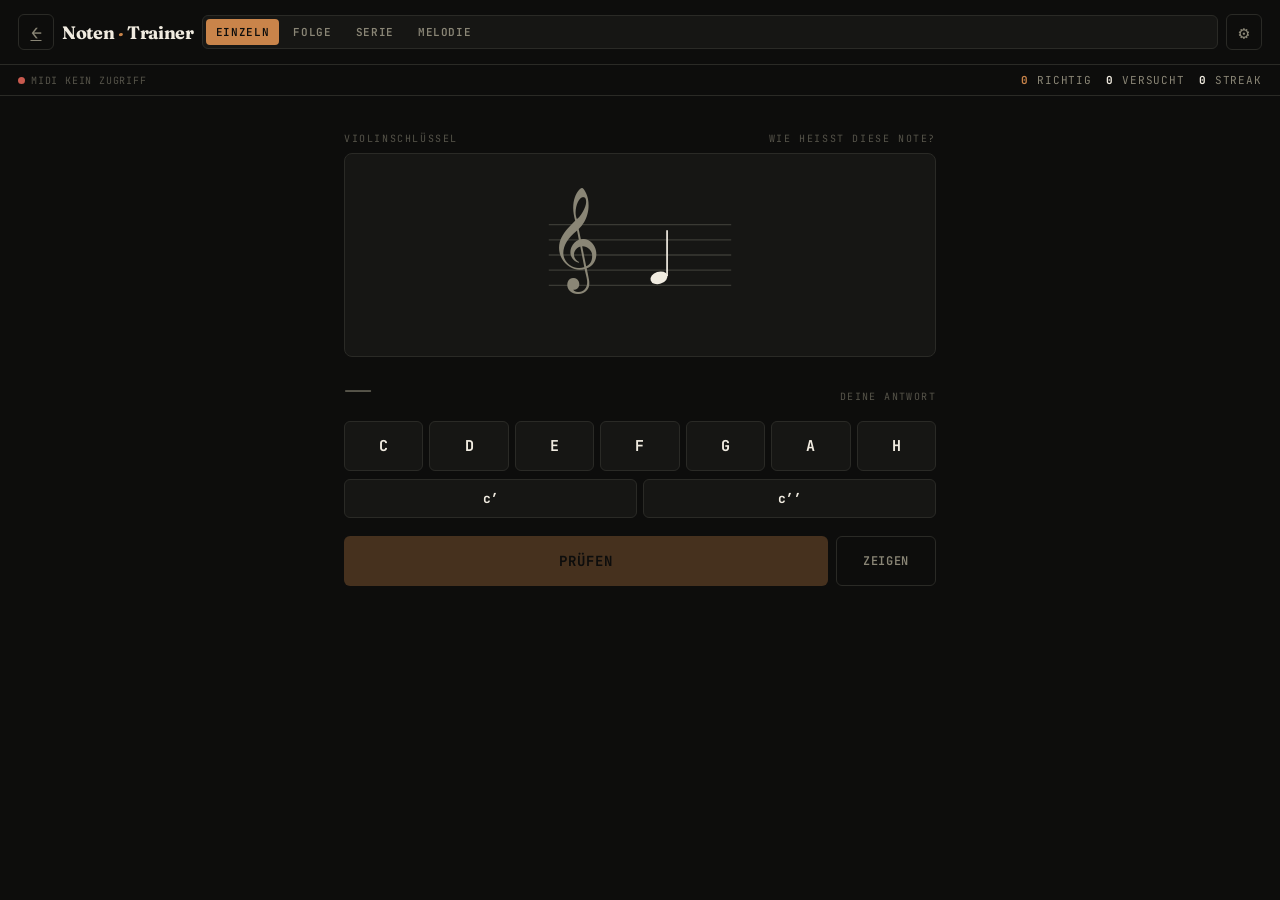
<file: tools/noten-trainer.html>
<!DOCTYPE html>
<html lang="de">
<head>
<meta charset="UTF-8">
<meta name="viewport" content="width=device-width, initial-scale=1.0, viewport-fit=cover">
<meta name="theme-color" content="#0a0a0a">
<meta name="apple-mobile-web-app-capable" content="yes">
<meta name="apple-mobile-web-app-status-bar-style" content="black-translucent">
<title>Noten Trainer</title>
<link rel="preconnect" href="https://fonts.googleapis.com">
<link rel="preconnect" href="https://fonts.gstatic.com" crossorigin>
<link href="https://fonts.googleapis.com/css2?family=JetBrains+Mono:wght@400;500;700&family=Fraunces:opsz,wght@9..144,400;9..144,600;9..144,700&family=Noto+Music&display=swap" rel="stylesheet">
<style>
* { box-sizing: border-box; margin: 0; padding: 0; -webkit-tap-highlight-color: transparent; }
:root {
  --bg: #0d0d0c; --bg-card: #161614; --bg-elev: #1f1f1c; --line: #2a2a26;
  --text: #f0ebe0; --text-dim: #8a8676; --text-faint: #56544a;
  --accent: #c9844a; --green: #7fb069; --yellow: #e8b339; --red: #c95a4f;
  --mono: 'JetBrains Mono', ui-monospace, monospace;
  --serif: 'Fraunces', Georgia, serif;
}
html, body { background: var(--bg); color: var(--text); font-family: var(--mono); font-size: 16px; height: 100%; overflow: hidden; overscroll-behavior: none; }
body { display: flex; flex-direction: column; padding: env(safe-area-inset-top) env(safe-area-inset-right) env(safe-area-inset-bottom) env(safe-area-inset-left); }
header { display: flex; align-items: center; justify-content: space-between; gap: 8px; padding: 14px 18px; border-bottom: 1px solid var(--line); flex-shrink: 0; }
.brand { flex-shrink: 0; white-space: nowrap; font-family: var(--serif); font-weight: 700; font-size: 18px; letter-spacing: -0.02em; }
.brand .ampersand { color: var(--accent); font-style: italic; }
.stats { display: flex; gap: 14px; font-size: 11px; color: var(--text-dim); text-transform: uppercase; letter-spacing: 0.08em; }
.stat-num { color: var(--text); font-weight: 700; }
.stat-num.due { color: var(--accent); }
.icon-btn { flex-shrink: 0; background: none; border: 1px solid var(--line); color: var(--text-dim); width: 36px; height: 36px; border-radius: 6px; font-family: inherit; font-size: 18px; cursor: pointer; display: grid; place-items: center; transition: all 0.15s; }
.icon-btn:active { background: var(--bg-elev); color: var(--text); }
.header-stats { display: flex; justify-content: space-between; align-items: center; padding: 8px 18px; border-bottom: 1px solid var(--line); }
.midi-status { display: flex; align-items: center; gap: 6px; font-size: 10px; letter-spacing: 0.08em; text-transform: uppercase; color: var(--text-faint); cursor: pointer; user-select: none; -webkit-user-select: none; padding: 4px 6px; margin: -4px -6px; border-radius: 6px; transition: background 0.15s; }
.midi-status:active { background: var(--bg-elev); }
.midi-dot { width: 7px; height: 7px; border-radius: 50%; background: var(--text-faint); flex-shrink: 0; transition: background 0.2s; }
.midi-status.on .midi-dot { background: var(--green); box-shadow: 0 0 6px var(--green); }
.midi-status.err .midi-dot { background: var(--red); }
main { flex: 1; overflow-y: auto; display: flex; flex-direction: column; padding: 22px 22px 22px; -webkit-overflow-scrolling: touch; }
.deck-tag { font-size: 10px; letter-spacing: 0.16em; text-transform: uppercase; color: var(--text-faint); margin-bottom: 8px; display: flex; justify-content: space-between; }

/* TABS */
.tabs { display: flex; gap: 4px; background: var(--bg-card); border: 1px solid var(--line); border-radius: 6px; padding: 3px; flex: 1 1 auto; min-width: 0; overflow-x: auto; overflow-y: hidden; scrollbar-width: none; -webkit-overflow-scrolling: touch; }
.tabs::-webkit-scrollbar { display: none; }
.tab { flex: 0 0 auto; white-space: nowrap; background: none; border: none; color: var(--text-dim); font-family: var(--mono); font-size: 11px; font-weight: 600; letter-spacing: 0.06em; text-transform: uppercase; padding: 6px 10px; border-radius: 4px; cursor: pointer; transition: all 0.15s; }
.tab.active { background: var(--accent); color: var(--bg); }
.tab:active { transform: scale(0.96); }

/* STAFF */
.staff-wrap { background: var(--bg-card); border: 1px solid var(--line); border-radius: 8px; padding: 6px 10px; margin-bottom: 14px; }
.staff-wrap svg { display: block; width: 100%; height: auto; max-height: 190px; margin: 0 auto; }
.serie-rows { display: flex; flex-direction: column; gap: 8px; margin-bottom: 14px; }
.serie-row { background: var(--bg-card); border: 1px solid var(--line); border-radius: 8px; padding: 2px 8px; }
.serie-row svg { display: block; width: 100%; height: auto; margin: 0 auto; }
.serie-row.active { border-color: var(--accent); }
.serie-row.active svg { max-height: 120px; }
.serie-row.preview { opacity: 0.8; }
.serie-row.preview svg { max-height: 80px; }

/* MELODIE — eine horizontal scrollende Notenzeile (Klaviersystem) */
.mel-scroll { background: var(--bg-card); border: 1px solid var(--line); border-radius: 8px; padding: 6px 0; margin-bottom: 14px; overflow-x: auto; overflow-y: hidden; -webkit-overflow-scrolling: touch; scrollbar-width: thin; }
.mel-scroll::-webkit-scrollbar { height: 6px; }
.mel-scroll::-webkit-scrollbar-thumb { background: var(--line); border-radius: 3px; }
.mel-scroll svg { display: block; height: 250px; width: auto; }
.mel-name { font-family: var(--serif); font-size: 18px; font-weight: 600; color: var(--text); }
.mel-progress { font-size: 11px; letter-spacing: 0.06em; color: var(--text-dim); }
.midi-display { display: flex; align-items: center; gap: 14px; background: var(--bg-card); border: 1px solid var(--line); border-radius: 10px; padding: 10px 14px; margin-bottom: 14px; }
.midi-staff { flex: 0 0 auto; width: 140px; }
.midi-staff svg { display: block; width: 100%; height: auto; max-height: 96px; }
.midi-readout { flex: 1; min-width: 0; }
.midi-readname { font-family: var(--serif); font-size: 36px; font-weight: 600; line-height: 1; color: var(--text); }
.midi-readname.empty { color: var(--text-faint); }
.clef-glyph { font-family: 'Noto Music', serif; }

/* ANSWER INPUT */
.sel-display { display: flex; align-items: baseline; justify-content: space-between; margin-bottom: 10px; min-height: 40px; }
.sel-name { font-family: var(--serif); font-size: 34px; font-weight: 600; letter-spacing: -0.01em; line-height: 1; }
.sel-name.empty { color: var(--text-faint); }
.sel-hint { font-size: 10px; letter-spacing: 0.14em; text-transform: uppercase; color: var(--text-faint); }
.tone-grid { display: grid; grid-template-columns: repeat(7, 1fr); gap: 6px; margin-bottom: 8px; }
.note-btn { background: var(--bg-card); border: 1px solid var(--line); color: var(--text); padding: 14px 0; font-family: var(--mono); font-size: 15px; font-weight: 700; border-radius: 6px; cursor: pointer; transition: all 0.12s; }
.note-btn:active { transform: scale(0.94); }
.note-btn.selected { background: var(--accent); border-color: var(--accent); color: var(--bg); }
.note-btn:disabled { opacity: 0.45; }
.acc-row, .oct-row { display: flex; gap: 6px; margin-bottom: 8px; flex-wrap: wrap; }
.acc-row .note-btn { flex: 1; padding: 10px 0; font-size: 16px; }
.oct-row .note-btn { flex: 1; padding: 10px 4px; font-size: 13px; min-width: 56px; }
.quiz-controls { display: flex; gap: 8px; margin-top: 10px; }
.primary-btn { width: 100%; background: var(--accent); color: var(--bg); border: none; padding: 16px; font-family: var(--mono); font-size: 14px; font-weight: 700; letter-spacing: 0.08em; text-transform: uppercase; border-radius: 6px; cursor: pointer; transition: opacity 0.15s; }
.primary-btn:active { opacity: 0.8; }
.primary-btn:disabled { opacity: 0.3; cursor: not-allowed; }
.skip-btn { background: transparent; border: 1px solid var(--line); color: var(--text-dim); padding: 16px; font-family: var(--mono); font-size: 12px; font-weight: 600; letter-spacing: 0.06em; text-transform: uppercase; border-radius: 6px; cursor: pointer; min-width: 100px; }
.skip-btn:active { background: var(--bg-elev); }

/* FEEDBACK */
.quiz-feedback { margin-top: 12px; padding: 12px 16px; border-radius: 6px; font-size: 13px; line-height: 1.5; }
.quiz-feedback.correct { background: rgba(127, 176, 105, 0.12); border: 1px solid var(--green); color: var(--green); }
.quiz-feedback.incorrect { background: rgba(201, 90, 79, 0.12); border: 1px solid var(--red); color: var(--red); }
.quiz-feedback .verdict { font-family: var(--serif); font-size: 18px; font-weight: 600; display: block; margin-bottom: 2px; }
.quiz-feedback .big-name { font-family: var(--serif); font-weight: 700; }

.done-state { flex: 1; display: flex; flex-direction: column; align-items: center; justify-content: center; text-align: center; padding: 30px 20px; }
.done-state h2 { font-family: var(--serif); font-size: 28px; margin-bottom: 12px; font-weight: 600; letter-spacing: -0.02em; }
.done-state p { color: var(--text-dim); font-size: 14px; line-height: 1.5; }

/* SHEET */
.sheet-bg { position: fixed; inset: 0; background: rgba(0,0,0,0.6); z-index: 10; opacity: 0; pointer-events: none; transition: opacity 0.2s; }
.sheet-bg.open { opacity: 1; pointer-events: auto; }
.sheet { position: fixed; bottom: 0; left: 0; right: 0; background: var(--bg); border-top: 1px solid var(--line); border-radius: 16px 16px 0 0; padding: 14px 22px calc(28px + env(safe-area-inset-bottom)); z-index: 11; transform: translateY(100%); transition: transform 0.25s ease-out; max-height: 88vh; overflow-y: auto; }
.sheet.open { transform: translateY(0); }
.sheet-handle { width: 38px; height: 4px; background: var(--line); border-radius: 2px; margin: 0 auto 18px; }
.sheet h2 { font-family: var(--serif); font-size: 22px; font-weight: 600; margin-bottom: 22px; letter-spacing: -0.01em; }
.section-label { font-size: 10px; letter-spacing: 0.16em; text-transform: uppercase; color: var(--text-faint); margin: 16px 0 8px; }
.chip-row { display: flex; flex-wrap: wrap; gap: 6px; }
.chip { background: transparent; border: 1px solid var(--line); color: var(--text-dim); padding: 8px 12px; font-family: var(--mono); font-size: 12px; font-weight: 500; letter-spacing: 0.02em; border-radius: 6px; cursor: pointer; transition: all 0.15s; }
.chip.active { background: var(--accent); color: var(--bg); border-color: var(--accent); }
.chip:active { transform: scale(0.96); }
.detail-stats { display: grid; grid-template-columns: repeat(2, 1fr); gap: 8px; margin: 8px 0 14px; }
.detail-stat { background: var(--bg-card); border: 1px solid var(--line); padding: 10px 12px; border-radius: 6px; }
.detail-stat .label { font-size: 9px; letter-spacing: 0.14em; text-transform: uppercase; color: var(--text-faint); margin-bottom: 4px; }
.detail-stat .value { font-family: var(--serif); font-size: 20px; font-weight: 600; color: var(--text); }
.weak-list { font-size: 13px; color: var(--text-dim); line-height: 1.8; }
.weak-list .w-name { font-family: var(--serif); font-weight: 700; color: var(--text); }
.danger-btn { width: 100%; background: transparent; border: 1px solid var(--red); color: var(--red); padding: 12px; font-family: var(--mono); font-size: 12px; font-weight: 600; letter-spacing: 0.06em; text-transform: uppercase; border-radius: 6px; cursor: pointer; margin-top: 8px; }
.danger-btn:active { background: rgba(201, 90, 79, 0.1); }
.hidden { display: none !important; }

@media (min-width: 720px) {
  main { padding: 36px 64px 32px; max-width: 720px; width: 100%; margin: 0 auto; }
  .sheet { max-width: 540px; margin: 0 auto; right: auto; left: 50%; transform: translate(-50%, 100%); border-radius: 16px 16px 0 0; }
  .sheet.open { transform: translate(-50%, 0); }
}
</style>
</head>
<body>
<header>
  <a href="../index.html" class="icon-btn" aria-label="Zurück zur Startseite">←</a>
  <div class="brand">Noten <span class="ampersand">·</span> Trainer</div>
  <div class="tabs">
    <button class="tab active" data-tab="single">Einzeln</button>
    <button class="tab" data-tab="seq">Folge</button>
    <button class="tab" data-tab="serie">Serie</button>
    <button class="tab" data-tab="melodie">Melodie</button>
  </div>
  <button class="icon-btn" id="open-settings" aria-label="Einstellungen">⚙</button>
</header>
<div class="header-stats">
  <div class="midi-status" id="midi-status" title="Tippen, um die MIDI-Verbindung neu zu prüfen">
    <span class="midi-dot"></span><span id="midi-label">MIDI …</span>
  </div>
  <div class="stats">
    <div><span class="stat-num due" id="stat-correct">0</span> richtig</div>
    <div><span class="stat-num" id="stat-total">0</span> versucht</div>
    <div><span class="stat-num" id="stat-streak">0</span> streak</div>
  </div>
</div>
<main id="main"></main>
<div class="sheet-bg" id="sheet-bg"></div>
<div class="sheet" id="sheet">
  <div class="sheet-handle"></div>
  <h2>Einstellungen</h2>

  <div class="section-label">Notenschlüssel</div>
  <div class="chip-row" id="clef-chips">
    <button class="chip" data-clef="violin">Violinschlüssel</button>
    <button class="chip" data-clef="bass">Bassschlüssel</button>
    <button class="chip" data-clef="both">Beide</button>
  </div>

  <div class="section-label">Vorzeichen</div>
  <div class="chip-row" id="acc-chips">
    <button class="chip" data-acc="off">Nur Stammtöne</button>
    <button class="chip" data-acc="on">Mit ♯ und ♭</button>
  </div>

  <div class="section-label">Tonumfang</div>
  <div class="chip-row" id="ledger-chips">
    <button class="chip" data-ledger="off">Ohne Hilfslinien</button>
    <button class="chip" data-ledger="on">Mit Hilfslinien</button>
  </div>

  <div class="section-label">Länge der Notenfolge</div>
  <div class="chip-row" id="seqlen-chips">
    <button class="chip" data-len="3">3 Noten</button>
    <button class="chip" data-len="4">4 Noten</button>
    <button class="chip" data-len="5">5 Noten</button>
  </div>

  <div class="section-label">Serie · Noten pro Reihe</div>
  <div class="chip-row" id="serierow-chips">
    <button class="chip" data-srow="2">2</button>
    <button class="chip" data-srow="3">3</button>
    <button class="chip" data-srow="4">4</button>
    <button class="chip" data-srow="5">5</button>
  </div>

  <div class="section-label">Serie & Melodie · Bei falschem Anschlag</div>
  <div class="chip-row" id="serierepeat-chips">
    <button class="chip" data-repeat="off">Überspringen</button>
    <button class="chip" data-repeat="on">Wiederholen</button>
  </div>

  <div class="section-label">Melodie · Oktaven</div>
  <div class="chip-row" id="meloct-chips">
    <button class="chip" data-moct="1">1</button>
    <button class="chip" data-moct="2">2</button>
    <button class="chip" data-moct="3">3</button>
  </div>

  <div class="section-label">Melodie · Übungstypen</div>
  <div class="chip-row" id="meltype-chips">
    <button class="chip" data-mtype="scale">Tonleitern</button>
    <button class="chip" data-mtype="arp">Arpeggien</button>
    <button class="chip" data-mtype="broken">Gebr. Akkorde</button>
    <button class="chip" data-mtype="chrom">Chromatisch</button>
  </div>

  <div class="section-label">Statistik</div>
  <div class="detail-stats">
    <div class="detail-stat"><div class="label">Versucht</div><div class="value" id="d-tried">0</div></div>
    <div class="detail-stat"><div class="label">Richtig</div><div class="value" id="d-correct">0</div></div>
    <div class="detail-stat"><div class="label">Quote</div><div class="value" id="d-rate">—</div></div>
    <div class="detail-stat"><div class="label">Heute</div><div class="value" id="d-today">0</div></div>
  </div>

  <div class="section-label">Schwächste Noten</div>
  <div class="weak-list" id="weak-list">Noch keine Daten.</div>

  <div class="section-label">Schwächste Abfolgen (Serie)</div>
  <div class="weak-list" id="weak-seq">Noch keine Daten.</div>

  <div class="section-label">Reset</div>
  <button class="danger-btn" id="reset-btn">Statistik zurücksetzen</button>
</div>

<script>
/* =========================================================
   NOTEN-TRAINER
   Diatonisches System: dia = oktave*7 + stufe
   Oktaven: 0=Großoktave (C), 1=klein (c), 2=c′, 3=c′′, 4=c′′′
   Stufen: 0=C 1=D 2=E 3=F 4=G 5=A 6=H
   ========================================================= */

const STEP_NAMES = ['C','D','E','F','G','A','H'];
const SHARP_NAMES = ['Cis','Dis','Eis','Fis','Gis','Ais','His'];
const FLAT_NAMES  = ['Ces','Des','Es','Fes','Ges','As','B'];

// acc: 0 = ohne, 1 = ♯, -1 = ♭
function noteName(dia, acc) {
  const oct = Math.floor(dia / 7);
  const step = ((dia % 7) + 7) % 7;
  let base = acc === 1 ? SHARP_NAMES[step] : acc === -1 ? FLAT_NAMES[step] : STEP_NAMES[step];
  if (oct <= 0) return base + '\u0375'.repeat(-oct);   // Große (0), Kontra (͵), Subkontra (͵͵) — groß geschrieben
  base = base.toLowerCase();
  return base + '\u2032'.repeat(oct - 1); // ′ pro Oktave ab eingestrichen
}

/* Schlüssel-Konfiguration
   base = dia der untersten Notenlinie
   glyphDia = Linie, auf der der Schlüssel registriert ist (G- bzw. F-Linie) */
const CLEFS = {
  violin: { label: 'Violinschlüssel', base: 16, glyph: '\u{1D11E}', glyphDia: 18,
            range: { off: [16, 24], on: [12, 28] } },
  bass:   { label: 'Bassschlüssel',   base: 4,  glyph: '\u{1D122}', glyphDia: 10,
            range: { off: [4, 12],  on: [0, 16] } },
};

/* =========================================================
   STATE
   ========================================================= */
const KEY = 'noten_trainer_v1';
function defaultState() {
  return {
    settings: { clef: 'violin', acc: false, ledger: false, seqLen: 4, serieRow: 4, serieRepeat: true,
                melOct: 1, melTypes: { scale: true, arp: true, broken: true, chrom: true } },
    tried: 0, correct: 0, streak: 0,
    todayDate: new Date().toDateString(), todayTried: 0, todayCorrect: 0,
    seen: {},   // id -> { tried, correct, lastVerdict }
    patterns: {}, // muster-id (3 noten) -> { tried, correct }
  };
}
function loadState() {
  try {
    const raw = localStorage.getItem(KEY);
    if (raw) {
      const parsed = JSON.parse(raw);
      const st = Object.assign(defaultState(), parsed);
      // Einstellungen tief mergen, damit neu hinzugekommene Optionen ihren Standard behalten
      st.settings = Object.assign(defaultState().settings, parsed.settings || {});
      return st;
    }
  } catch (e) {}
  return defaultState();
}
function saveState() { localStorage.setItem(KEY, JSON.stringify(state)); }
let state = loadState();

// Tages-Reset
if (state.todayDate !== new Date().toDateString()) {
  state.todayDate = new Date().toDateString();
  state.todayTried = 0; state.todayCorrect = 0;
  saveState();
}

/* =========================================================
   FRAGEN-AUSWAHL (adaptiv: ungesehen oder zuletzt falsch bevorzugt)
   ========================================================= */
function noteId(clef, dia, acc) { return clef + ':' + dia + ':' + acc; }

function pickClef() {
  const c = state.settings.clef;
  return c === 'both' ? (Math.random() < 0.5 ? 'violin' : 'bass') : c;
}

let lastPickedId = null;
function pickNote(clef) {
  const [lo, hi] = CLEFS[clef].range[state.settings.ledger ? 'on' : 'off'];
  // Vorzeichen-Wahrscheinlichkeit: 55 % Stammton, je 22,5 % ♯/♭
  let acc = 0;
  if (state.settings.acc) {
    const r = Math.random();
    if (r > 0.55) acc = r > 0.775 ? 1 : -1;
  }
  const pool = [];
  for (let d = lo; d <= hi; d++) pool.push(d);

  // Bevorzuge ungesehene oder zuletzt falsche Noten
  const fresh = pool.filter(d => {
    const s = state.seen[noteId(clef, d, acc)];
    return !s || s.lastVerdict === 'red';
  });
  const candidates = fresh.length > 0 ? fresh : pool;

  let dia = candidates[Math.floor(Math.random() * candidates.length)];
  // Direkte Wiederholung vermeiden
  if (noteId(clef, dia, acc) === lastPickedId && candidates.length > 1) {
    dia = candidates[Math.floor(Math.random() * candidates.length)];
  }
  lastPickedId = noteId(clef, dia, acc);
  return { clef, dia, acc };
}

/* =========================================================
   SVG-NOTENSYSTEM
   notes: [{ dia, acc, status }]
   status: 'plain' | 'pending' | 'current' | 'green' | 'red'
   ========================================================= */
const COLORS = {
  plain: '#f0ebe0', pending: '#56544a', current: '#c9844a',
  green: '#7fb069', red: '#c95a4f',
};

function renderStaffSVG(clef, notes) {
  const S = 16;                 // Linienabstand
  const half = S / 2;
  const bottomY = 132;          // unterste Linie
  const cfg = CLEFS[clef];
  const yOf = dia => bottomY - (dia - cfg.base) * half;

  const noteSpacing = 80;
  const x0 = 130;
  const width = x0 + notes.length * noteSpacing + 10;

  let out = '';
  // Notenlinien
  for (let k = 0; k < 5; k++) {
    const y = bottomY - k * S;
    out += `<line x1="14" y1="${y}" x2="${width - 14}" y2="${y}" stroke="#3a3a34" stroke-width="1.4"/>`;
  }
  // Schlüssel
  out += `<text x="22" y="${yOf(cfg.glyphDia)}" font-size="${4 * S}" fill="#8a8676" class="clef-glyph">${cfg.glyph}</text>`;

  notes.forEach((n, i) => {
    const x = x0 + i * noteSpacing;
    const y = yOf(n.dia);
    const col = COLORS[n.status] || COLORS.plain;
    const off = n.dia - cfg.base;

    // Hilfslinien
    if (off < 0) {
      for (let L = -2; L >= off; L -= 2)
        out += `<line x1="${x - 16}" y1="${bottomY - L * half}" x2="${x + 16}" y2="${bottomY - L * half}" stroke="${col}" stroke-width="1.6"/>`;
    } else if (off > 8) {
      for (let L = 10; L <= off; L += 2)
        out += `<line x1="${x - 16}" y1="${bottomY - L * half}" x2="${x + 16}" y2="${bottomY - L * half}" stroke="${col}" stroke-width="1.6"/>`;
    }

    // Hals (Mittellinie und höher: nach unten)
    if (off >= 4) {
      out += `<line x1="${x - 8.5}" y1="${y + 2}" x2="${x - 8.5}" y2="${y + 50}" stroke="${col}" stroke-width="1.8"/>`;
    } else {
      out += `<line x1="${x + 8.5}" y1="${y - 2}" x2="${x + 8.5}" y2="${y - 50}" stroke="${col}" stroke-width="1.8"/>`;
    }

    // Notenkopf
    out += `<ellipse cx="${x}" cy="${y}" rx="9.2" ry="6.4" transform="rotate(-18 ${x} ${y})" fill="${col}"/>`;

    // Vorzeichen
    if (n.acc === 1) {
      const a = x - 26;
      out += `<g stroke="${col}" stroke-width="1.6">`
           + `<line x1="${a - 3}" y1="${y - 10}" x2="${a - 3}" y2="${y + 11}"/>`
           + `<line x1="${a + 3}" y1="${y - 11}" x2="${a + 3}" y2="${y + 10}"/>`
           + `</g><g stroke="${col}" stroke-width="3.4">`
           + `<line x1="${a - 7}" y1="${y - 3}" x2="${a + 7}" y2="${y - 6}"/>`
           + `<line x1="${a - 7}" y1="${y + 6}" x2="${a + 7}" y2="${y + 3}"/>`
           + `</g>`;
    } else if (n.acc === -1) {
      const a = x - 24;
      out += `<line x1="${a}" y1="${y - 18}" x2="${a}" y2="${y + 6}" stroke="${col}" stroke-width="1.6"/>`
           + `<path d="M ${a} ${y + 6} C ${a + 10} ${y + 2} ${a + 10} ${y - 7} ${a} ${y - 4} Z" fill="${col}"/>`;
    }
  });

  return `<svg viewBox="0 0 ${width} 200" xmlns="http://www.w3.org/2000/svg">${out}</svg>`;
}

/* =========================================================
   ANTWORT-EINGABE (Tonname + Vorzeichen + Oktave)
   ========================================================= */
let sel = { step: null, acc: 0, oct: null };
let locked = false;

// --- MIDI: zuletzt gespielte Note (null = per Button geantwortet) ---
let playedMidi = null;   // MIDI-Notennummer der gespielten Taste
let playedName = null;   // lesbarer Name der gespielten Taste (für Feedback)

// Halbton-Offset je Stammton-Stufe: C D E F G A H
const STEP_SEMI = [0, 2, 4, 5, 7, 9, 11];
// Tonhöhenklasse -> [Stufe, Vorzeichen] (Schwarze Tasten als ♯ benannt)
const PC_SPELL = [[0,0],[0,1],[1,0],[1,1],[2,0],[3,0],[3,1],[4,0],[4,1],[5,0],[5,1],[6,0]];

// Angezeigte Note -> erwartete MIDI-Notennummer
function noteToMidi(note) {
  const oct = Math.floor(note.dia / 7);
  const step = ((note.dia % 7) + 7) % 7;
  return (oct + 3) * 12 + STEP_SEMI[step] + note.acc;
}

// Gespielte MIDI-Note -> lesbarer deutscher Name (für jede Oktave sicher)
function midiToName(midi) {
  const { dia, acc } = midiToDiaAcc(midi);
  return noteName(dia, acc);
}

// Wertung: MIDI prüft Tonhöhe (richtige Taste), Buttons prüfen Schreibweise
function isCorrect(note) {
  if (playedMidi != null) return playedMidi === noteToMidi(note);
  return sel.step === ((note.dia % 7) + 7) % 7
      && sel.oct === Math.floor(note.dia / 7)
      && sel.acc === note.acc;
}

// --- MIDI-Modus: Anzeige der zuletzt gespielten Note statt Buttons ---
let midiConnected = false;   // true, sobald ein MIDI-Gerät verbunden ist
let lastPlayed = null;       // { dia, acc, name } der zuletzt gespielten Taste

// Gespielte MIDI-Note -> diatonische Position + Vorzeichen (für die Anzeige)
function midiToDiaAcc(midi) {
  const oct = Math.floor(midi / 12) - 3;
  const pc = ((midi % 12) + 12) % 12;
  const [step, acc] = PC_SPELL[pc];
  return { dia: oct * 7 + step, acc };
}

// Welcher Schlüssel gilt im aktuellen Modus (für die Anzeige der gespielten Note)
function currentClef() {
  if (activeTab === 'melodie') return clefForDia((melMelody && melMelody.notes[melIdx]) ? melMelody.notes[melIdx].dia : 14);
  if (activeTab === 'serie') return serieClef;
  if (activeTab === 'seq') return seqClef;
  return (currentNote && currentNote.clef) || 'violin';
}

// Mini-Notensystem mit gespielter Note + Buchstabenname
function playedDisplayHTML(clef) {
  const staff = lastPlayed
    ? renderStaffSVG(clef, [{ dia: lastPlayed.dia, acc: lastPlayed.acc, status: 'plain' }])
    : renderStaffSVG(clef, []);
  const name = lastPlayed ? lastPlayed.name : '—';
  return `
    <div class="midi-display">
      <div class="midi-staff" id="midi-staff">${staff}</div>
      <div class="midi-readout">
        <div class="midi-readname ${lastPlayed ? '' : 'empty'}" id="midi-readname">${name}</div>
        <div class="sel-hint">zuletzt gespielt</div>
      </div>
    </div>`;
}

// Anzeige sofort beim Tastendruck aktualisieren (ohne kompletten Neuaufbau)
function updatePlayedDisplay() {
  const staffEl = document.getElementById('midi-staff');
  const nameEl = document.getElementById('midi-readname');
  if (!staffEl || !nameEl || !lastPlayed) return;
  staffEl.innerHTML = renderStaffSVG(currentClef(), [{ dia: lastPlayed.dia, acc: lastPlayed.acc, status: 'plain' }]);
  nameEl.textContent = lastPlayed.name;
  nameEl.classList.remove('empty');
}

function selName() {
  if (sel.step === null || sel.oct === null) return null;
  return noteName(sel.oct * 7 + sel.step, sel.acc);
}

function octavesInRange(clef) {
  const [lo, hi] = CLEFS[clef].range[state.settings.ledger ? 'on' : 'off'];
  const set = new Set();
  for (let d = lo; d <= hi; d++) set.add(Math.floor(d / 7));
  return [...set].sort((a, b) => a - b);
}
const OCT_LABELS = {
  '-2': 'C\u0375\u0375 (Subkontra)', '-1': 'C\u0375 (Kontra)',
  0: 'C (groß)', 1: 'c (klein)', 2: 'c\u2032', 3: 'c\u2032\u2032', 4: 'c\u2032\u2032\u2032',
  5: 'c\u2032\u2032\u2032\u2032', 6: 'c\u2032\u2032\u2032\u2032\u2032'
};

function inputHTML(clef, octsOverride) {
  const octs = octsOverride || octavesInRange(clef);
  let html = `
    <div class="sel-display">
      <div class="sel-name empty" id="sel-name">—</div>
      <div class="sel-hint">Deine Antwort</div>
    </div>
    <div class="tone-grid" id="tone-grid">
      ${STEP_NAMES.map((n, i) => `<button class="note-btn" data-step="${i}">${n}</button>`).join('')}
    </div>`;
  if (state.settings.acc) {
    html += `
    <div class="acc-row" id="acc-row">
      <button class="note-btn selected" data-accv="0">♮</button>
      <button class="note-btn" data-accv="1">♯</button>
      <button class="note-btn" data-accv="-1">♭</button>
    </div>`;
  }
  html += `
    <div class="oct-row" id="oct-row">
      ${octs.map(o => `<button class="note-btn" data-oct="${o}">${OCT_LABELS[o]}</button>`).join('')}
    </div>`;
  return html;
}

function bindInput(onReady) {
  const upd = () => {
    const nameEl = document.getElementById('sel-name');
    const name = selName();
    nameEl.textContent = name || '—';
    nameEl.classList.toggle('empty', !name);
    document.getElementById('check-btn').disabled = !name;
    if (onReady) onReady();
  };
  document.querySelectorAll('#tone-grid .note-btn').forEach(b => {
    b.addEventListener('click', () => {
      if (locked) return;
      sel.step = parseInt(b.dataset.step, 10);
      document.querySelectorAll('#tone-grid .note-btn').forEach(x => x.classList.toggle('selected', x === b));
      upd();
    });
  });
  document.querySelectorAll('#acc-row .note-btn').forEach(b => {
    b.addEventListener('click', () => {
      if (locked) return;
      sel.acc = parseInt(b.dataset.accv, 10);
      document.querySelectorAll('#acc-row .note-btn').forEach(x => x.classList.toggle('selected', x === b));
      upd();
    });
  });
  document.querySelectorAll('#oct-row .note-btn').forEach(b => {
    b.addEventListener('click', () => {
      if (locked) return;
      sel.oct = parseInt(b.dataset.oct, 10);
      document.querySelectorAll('#oct-row .note-btn').forEach(x => x.classList.toggle('selected', x === b));
      upd();
    });
  });
}

function resetSel() {
  sel = { step: null, acc: 0, oct: null };
  locked = false;
  playedMidi = null;
  playedName = null;
}

function disableInput() {
  document.querySelectorAll('.note-btn').forEach(b => b.disabled = true);
}

/* =========================================================
   STATISTIK
   ========================================================= */
function recordAnswer(note, isRight) {
  state.tried++; state.todayTried++;
  if (isRight) { state.correct++; state.todayCorrect++; state.streak++; }
  else state.streak = 0;
  const id = noteId(note.clef, note.dia, note.acc);
  const s = state.seen[id] || { tried: 0, correct: 0 };
  s.tried++;
  if (isRight) s.correct++;
  s.lastVerdict = isRight ? 'green' : 'red';
  state.seen[id] = s;
  saveState();
  refreshStats();
}

function refreshStats() {
  document.getElementById('stat-correct').textContent = state.correct;
  document.getElementById('stat-total').textContent = state.tried;
  document.getElementById('stat-streak').textContent = state.streak;
  document.getElementById('d-tried').textContent = state.tried;
  document.getElementById('d-correct').textContent = state.correct;
  document.getElementById('d-rate').textContent = state.tried > 0 ? Math.round(100 * state.correct / state.tried) + '%' : '—';
  document.getElementById('d-today').textContent = state.todayTried;
  // Schwächste Noten
  const entries = Object.entries(state.seen)
    .filter(([, s]) => s.tried >= 2 && s.correct < s.tried)
    .map(([id, s]) => ({ id, rate: s.correct / s.tried, tried: s.tried }))
    .sort((a, b) => a.rate - b.rate)
    .slice(0, 5);
  const wl = document.getElementById('weak-list');
  if (!entries.length) { wl.textContent = 'Noch keine Daten.'; return; }
  wl.innerHTML = entries.map(e => {
    const [clef, dia, acc] = e.id.split(':');
    const name = noteName(parseInt(dia, 10), parseInt(acc, 10));
    const cl = clef === 'violin' ? 'Violin' : 'Bass';
    return `<div><span class="w-name">${name}</span> (${cl}) · ${Math.round(e.rate * 100)}% richtig</div>`;
  }).join('');

  // Schwächste Abfolgen (Serie)
  const wsEl = document.getElementById('weak-seq');
  if (wsEl) {
    const pats = Object.entries(state.patterns)
      .filter(([, s]) => s.tried >= 2 && s.correct < s.tried)
      .map(([k, s]) => ({ k, rate: s.correct / s.tried, tried: s.tried }))
      .sort((a, b) => a.rate - b.rate || b.tried - a.tried)
      .slice(0, 5);
    if (!pats.length) wsEl.textContent = 'Noch keine Daten.';
    else wsEl.innerHTML = pats.map(e =>
      `<div><span class="w-name">${patternLabel(e.k)}</span> · ${Math.round(e.rate * 100)}% sauber</div>`).join('');
  }
}

/* =========================================================
   MODUS: EINZELNOTE
   ========================================================= */
const main = document.getElementById('main');
let currentNote = null;

function renderSingle() {
  currentNote = pickNote(pickClef());
  resetSel();
  const cfg = CLEFS[currentNote.clef];
  main.innerHTML = `
    <div class="deck-tag"><span>${cfg.label}</span><span>Wie heißt diese Note?</span></div>
    <div class="staff-wrap" id="staff">${renderStaffSVG(currentNote.clef, [{ ...currentNote, status: 'plain' }])}</div>
    ${midiConnected ? playedDisplayHTML(currentNote.clef) : inputHTML(currentNote.clef)}
    <div id="feedback"></div>
    ${midiConnected ? '' : `
    <div class="quiz-controls">
      <button class="primary-btn" id="check-btn" disabled>Prüfen</button>
      <button class="skip-btn" id="skip-btn">Zeigen</button>
    </div>`}
  `;
  if (!midiConnected) {
    bindInput();
    document.getElementById('check-btn').addEventListener('click', () => {
      if (!locked) checkSingle();
      else renderSingle();
    });
    document.getElementById('skip-btn').addEventListener('click', () => {
      if (locked) { renderSingle(); return; }
      // Zeigen = zählt als falsch
      finishSingle(false, true);
    });
  }
}

function checkSingle() {
  finishSingle(isCorrect(currentNote), false);
}

function finishSingle(isRight, revealed) {
  locked = true;
  recordAnswer(currentNote, isRight);
  disableInput();
  document.getElementById('staff').innerHTML =
    renderStaffSVG(currentNote.clef, [{ ...currentNote, status: isRight ? 'green' : 'red' }]);

  // MIDI-Eingabe: nur Färbung der Note, kein Textfeedback, automatisch weiter
  if (playedMidi != null && !revealed) {
    setTimeout(renderSingle, isRight ? 550 : 1100);
    return;
  }

  // Button-Eingabe (oder „Zeigen"): Textfeedback + Weiter-Button wie bisher
  const correct = noteName(currentNote.dia, currentNote.acc);
  document.getElementById('feedback').innerHTML = `
    <div class="quiz-feedback ${isRight ? 'correct' : 'incorrect'}">
      <span class="verdict">${isRight ? '✓ Richtig' : '✗ ' + (revealed ? 'Aufgedeckt' : 'Falsch')}</span>
      Diese Note ist <span class="big-name">${correct}</span>${!isRight && (playedName || selName()) && !revealed ? ` — du hattest <span class="big-name">${playedName || selName()}</span>` : ''}.
    </div>`;
  document.getElementById('check-btn').disabled = false;
  document.getElementById('check-btn').textContent = 'Nächste Note';
  document.getElementById('skip-btn').classList.add('hidden');
}

/* =========================================================
   MODUS: NOTENFOLGE
   ========================================================= */
let seq = [];
let seqIdx = 0;
let seqClef = 'violin';
let seqResults = [];

function newSequence() {
  seqClef = pickClef();
  seq = [];
  for (let i = 0; i < state.settings.seqLen; i++) {
    let n, guard = 0;
    do { n = pickNote(seqClef); guard++; }
    while (guard < 10 && seq.length && n.dia === seq[seq.length - 1].dia && n.acc === seq[seq.length - 1].acc);
    seq.push(n);
  }
  seqIdx = 0;
  seqResults = [];
  renderSeq();
}

function seqStatuses() {
  return seq.map((n, i) => ({
    ...n,
    status: i < seqIdx ? (seqResults[i] ? 'green' : 'red')
          : i === seqIdx ? 'current' : 'pending',
  }));
}

function renderSeq() {
  resetSel();
  const cfg = CLEFS[seqClef];
  main.innerHTML = `
    <div class="deck-tag"><span>${cfg.label}</span><span>Note ${seqIdx + 1} von ${seq.length}</span></div>
    <div class="staff-wrap" id="staff">${renderStaffSVG(seqClef, seqStatuses())}</div>
    ${midiConnected ? playedDisplayHTML(seqClef) : inputHTML(seqClef)}
    <div id="feedback"></div>
    ${midiConnected ? '' : `
    <div class="quiz-controls">
      <button class="primary-btn" id="check-btn" disabled>Prüfen</button>
    </div>`}
  `;
  if (!midiConnected) {
    bindInput();
    document.getElementById('check-btn').addEventListener('click', () => {
      if (!locked) checkSeq();
      else advanceSeq();
    });
  }
}

function checkSeq() {
  const note = seq[seqIdx];
  const isRight = isCorrect(note);
  recordAnswer(note, isRight);
  seqResults.push(isRight);
  locked = true;
  disableInput();
  seqIdx++;
  document.getElementById('staff').innerHTML = renderStaffSVG(seqClef, seqStatuses());
  // MIDI: nur Färbung, automatisch weiter (richtig wie falsch)
  if (playedMidi != null) {
    setTimeout(advanceSeq, isRight ? 550 : 950);
    return;
  }
  if (isRight) {
    // Richtig: kurz grün zeigen, dann automatisch weiter
    setTimeout(advanceSeq, 550);
  } else {
    const correct = noteName(note.dia, note.acc);
    document.getElementById('feedback').innerHTML = `
      <div class="quiz-feedback incorrect">
        <span class="verdict">✗ Falsch</span>
        Diese Note ist <span class="big-name">${correct}</span>${(playedName || selName()) ? ` — du hattest <span class="big-name">${playedName || selName()}</span>` : ''}.
      </div>`;
    document.getElementById('check-btn').disabled = false;
    document.getElementById('check-btn').textContent = 'Weiter';
  }
}

function advanceSeq() {
  if (seqIdx >= seq.length) {
    const right = seqResults.filter(Boolean).length;
    const cfg = CLEFS[seqClef];
    main.innerHTML = `
      <div class="deck-tag"><span>${cfg.label}</span><span>Folge beendet</span></div>
      <div class="staff-wrap">${renderStaffSVG(seqClef, seqStatuses())}</div>
      <div class="quiz-feedback ${right === seq.length ? 'correct' : 'incorrect'}">
        <span class="verdict">${right} von ${seq.length} richtig</span>
        ${right === seq.length ? 'Fehlerfrei — stark!' : 'Die rot markierten Noten kommen bald wieder dran.'}
      </div>
      <div class="quiz-controls">
        <button class="primary-btn" id="next-seq">Nächste Folge</button>
      </div>`;
    document.getElementById('next-seq').addEventListener('click', newSequence);
    return;
  }
  renderSeq();
}

/* =========================================================
   MODUS: SERIE (3 Reihen, adaptiv, Muster-bewusst)
   3 Reihen übereinander; oberste ist aktiv und wird links→rechts gespielt.
   Ist sie fertig, rutscht alles hoch und unten kommt eine neue Reihe.
   Muster = eine ganze Reihe (N Noten, N = Einstellung "Noten pro Reihe").
   "Sauber" = alle N Noten der Reihe richtig. Schwache Reihen werden
   gezielt wieder eingestreut.
   ========================================================= */
const SERIE_ROWS = 3;    // feste Reihenanzahl
const INJECT_PROB = 0.4; // Wahrscheinlichkeit, eine schwache Reihe einzustreuen

let serieClef = 'violin';
let serieRows = [];      // [{ notes:[{clef,dia,acc}], res:[null|true|false] }]
let serieCol = 0;        // Spaltenindex in der aktiven (obersten) Reihe

function parseNoteId(id) {
  const [clef, dia, acc] = id.split(':');
  return { clef, dia: parseInt(dia, 10), acc: parseInt(acc, 10) };
}

function patternMatchesSettings(key, clef) {
  const [lo, hi] = CLEFS[clef].range[state.settings.ledger ? 'on' : 'off'];
  return key.split('>').every(id => {
    const n = parseNoteId(id);
    if (n.clef !== clef) return false;
    if (!state.settings.acc && n.acc !== 0) return false;
    return n.dia >= lo && n.dia <= hi;
  });
}

// Schwache Reihe passender Länge zum aktuellen Schlüssel/Einstellungen
function pickWeakPattern(clef, len) {
  const cand = Object.entries(state.patterns)
    .map(([k, s]) => ({ k, rate: s.correct / s.tried, tried: s.tried, len: k.split('>').length }))
    .filter(o => o.len === len && o.tried >= 2 && o.rate < 1)
    .filter(o => patternMatchesSettings(o.k, clef))
    .sort((a, b) => a.rate - b.rate || b.tried - a.tried)
    .slice(0, 5);
  if (!cand.length) return null;
  const chosen = cand[Math.floor(Math.random() * cand.length)];
  return chosen.k.split('>').map(parseNoteId);
}

function makeSerieRow() {
  const N = state.settings.serieRow;
  let notes = null;
  if (Math.random() < INJECT_PROB) {
    const pat = pickWeakPattern(serieClef, N);
    if (pat) notes = pat;
  }
  if (!notes) {
    notes = [];
    for (let i = 0; i < N; i++) notes.push(pickNote(serieClef));
  }
  return { notes, res: notes.map(() => null), hadError: false };
}

function startSerie() {
  serieClef = pickClef();   // bei "Beide" einmal pro Lauf gewählt (Reihen bleiben kohärent)
  serieRows = [];
  for (let r = 0; r < SERIE_ROWS; r++) serieRows.push(makeSerieRow());
  serieCol = 0;
  renderSerie();
}

// Status je Note: bereits gespielt -> grün/rot, aktuell -> orange, Rest -> normal
function rowStatuses(row, active) {
  return row.notes.map((n, i) => {
    let status;
    if (!active) status = 'plain';
    else if (row.res[i] != null) status = row.res[i] ? 'green' : 'red';
    else if (i === serieCol) status = 'current';
    else status = 'plain';
    return { ...n, status };
  });
}

function serieRowsHTML() {
  return serieRows.map((row, r) =>
    `<div class="serie-row ${r === 0 ? 'active' : 'preview'}">${renderStaffSVG(serieClef, rowStatuses(row, r === 0))}</div>`
  ).join('');
}

function updateSerieRows() {
  const el = document.getElementById('serie-rows');
  if (el) el.innerHTML = serieRowsHTML();
}

function renderSerie() {
  resetSel();
  const cfg = CLEFS[serieClef];
  main.innerHTML = `
    <div class="deck-tag"><span>${cfg.label}</span><span>Serie · oberste Reihe (${state.settings.serieRow} Noten)</span></div>
    <div class="serie-rows" id="serie-rows">${serieRowsHTML()}</div>
    ${midiConnected ? playedDisplayHTML(serieClef) : inputHTML(serieClef)}
    <div id="feedback"></div>
    ${midiConnected ? '' : `
    <div class="quiz-controls">
      <button class="primary-btn" id="check-btn" disabled>Prüfen</button>
    </div>`}
  `;
  if (!midiConnected) {
    bindInput();
    document.getElementById('check-btn').addEventListener('click', () => { if (!locked) checkSerie(); });
  }
}

function recordRowPattern(row) {
  const key = row.notes.map(n => noteId(n.clef, n.dia, n.acc)).join('>');
  const allOk = row.res.every(x => x === true) && !row.hadError;
  const p = state.patterns[key] || { tried: 0, correct: 0 };
  p.tried++; if (allOk) p.correct++;
  state.patterns[key] = p;
  saveState();
}

function checkSerie() {
  const row = serieRows[0];
  const note = row.notes[serieCol];
  const ok = isCorrect(note);
  recordAnswer(note, ok);          // jeder Anschlag zählt in die Statistik
  locked = true;
  disableInput();

  // Wiederhol-Modus: falsch -> kurz rot, dann gleiche Note erneut fordern
  if (!ok && state.settings.serieRepeat) {
    row.hadError = true;           // Reihe gilt dadurch als "nicht sauber"
    row.res[serieCol] = false;     // kurz rot einfärben
    updateSerieRows();
    setTimeout(() => {
      row.res[serieCol] = null;    // zurück auf "aktuell" (orange)
      locked = false;
      renderSerie();               // Eingabe zurücksetzen, Note bleibt dran
    }, 950);
    return;
  }

  // Standard: richtig -> grün und weiter, oder falsch ohne Wiederholung -> rot und weiter
  if (!ok) row.hadError = true;
  row.res[serieCol] = ok;
  updateSerieRows();               // gespielte Note sofort einfärben
  setTimeout(() => advanceSerie(), ok ? 450 : 950);
}

function advanceSerie() {
  serieCol++;
  if (serieCol >= serieRows[0].notes.length) {
    recordRowPattern(serieRows[0]);   // fertige Reihe als Muster werten
    serieRows.shift();                // oberste Reihe entfernen
    serieRows.push(makeSerieRow());   // unten neue Reihe erzeugen
    serieCol = 0;
  }
  renderSerie();
}

function patternLabel(key) {
  return key.split('>').map(id => { const n = parseNoteId(id); return noteName(n.dia, n.acc); }).join(' → ');
}

/* =========================================================
   MODUS: MELODIE
   Eine horizontal scrollende Notenzeile im Klaviersystem
   (Violin oben, Bass unten). Eine feste Bibliothek liefert
   Tonleitern, Arpeggien, gebrochene Akkorde und die
   chromatische Tonleiter — jeweils rauf und runter.
   Gespielt wird eine Melodie nach der anderen; die aktuelle
   Note bleibt durch Auto-Scroll immer im Blick.
   Tonband: dia 0..26 (Große Oktave C bis a″) — deckt Bass-
   und Violinbereich lesbar ab. Erweiterung nach unten
   (Kontra) / oben mit 8va ist ein kleiner Folgeschritt.
   ========================================================= */
const MEL_X0 = 150, MEL_SPACING = 52, MEL_VBH = 340, MEL_H = 250;
const MEL_LO = -9, MEL_HI = 42;              // A͵͵ (tiefste Taste) .. c′′′′′ (höchste Taste)
const MEL_DISP_LO = -3, MEL_DISP_HI = 29;    // lesbarer Bereich; darüber/darunter per 8va/8vb/15ma/15mb
function melRand(n) { return Math.floor(Math.random() * n); }
function clefForDia(dia) { return dia >= 13 ? 'violin' : 'bass'; }

/* --- Klaviersystem-SVG: durchgehende dia-Achse über beide Systeme --- */
function renderGrandStaffSVG(notes) {
  const half = 8;
  const yOf = d => 272 - d * half;                 // (Anzeige-)dia -> y
  const trebleLines = [16, 18, 20, 22, 24];
  const bassLines = [4, 6, 8, 10, 12];
  const x0 = MEL_X0, sp = MEL_SPACING;
  const width = x0 + notes.length * sp + 30;
  const lineX1 = 78, lineX2 = width - 16;

  // Oktav-Verschiebung: ganze Melodie einheitlich in den lesbaren Bereich zentrieren
  let sh = 0;
  if (notes.length) {
    const dias = notes.map(n => n.dia);
    const mn = Math.min(...dias), mx = Math.max(...dias);
    if (mn < MEL_DISP_LO || mx > MEL_DISP_HI) {
      sh = Math.max(-2, Math.min(2, Math.round(((mn + mx) / 2 - 13) / 7)));
    }
  }
  const dd = d => d - sh * 7;                       // dia -> Anzeige-dia

  let out = '';
  [...trebleLines, ...bassLines].forEach(d => {
    out += `<line x1="${lineX1}" y1="${yOf(d)}" x2="${lineX2}" y2="${yOf(d)}" stroke="#3a3a34" stroke-width="1.4"/>`;
  });
  out += `<line x1="${lineX1}" y1="${yOf(24)}" x2="${lineX1}" y2="${yOf(4)}" stroke="#56544a" stroke-width="1.6"/>`;
  out += `<line x1="40" y1="${yOf(24)}" x2="40" y2="${yOf(4)}" stroke="#8a8676" stroke-width="2.4"/>`
       + `<line x1="40" y1="${yOf(24)}" x2="47" y2="${yOf(24)}" stroke="#8a8676" stroke-width="2.4"/>`
       + `<line x1="40" y1="${yOf(4)}" x2="47" y2="${yOf(4)}" stroke="#8a8676" stroke-width="2.4"/>`;
  out += `<text x="52" y="${yOf(18)}" font-size="64" fill="#8a8676" class="clef-glyph">\u{1D11E}</text>`;
  out += `<text x="52" y="${yOf(10)}" font-size="64" fill="#8a8676" class="clef-glyph">\u{1D122}</text>`;

  // Oktavierungs-Klammer (8va/15ma oben, 8vb/15mb unten), wenn verschoben
  if (sh !== 0) {
    const label = sh === 2 ? '15ma' : sh === 1 ? '8va' : sh === -1 ? '8vb' : '15mb';
    const oc = '#c9844a';
    const bx1 = x0 - 14, bx2 = x0 + Math.max(0, notes.length - 1) * sp + 12;
    const lblW = label.length * 8 + 6;
    const by = sh > 0 ? 22 : MEL_VBH - 18;
    const hook = sh > 0 ? by + 9 : by - 9;
    out += `<text x="${bx1}" y="${by + 5}" font-size="15" font-style="italic" font-weight="600" fill="${oc}">${label}</text>`;
    out += `<line x1="${bx1 + lblW}" y1="${by}" x2="${bx2}" y2="${by}" stroke="${oc}" stroke-width="1.4" stroke-dasharray="6 4"/>`;
    out += `<line x1="${bx2}" y1="${by}" x2="${bx2}" y2="${hook}" stroke="${oc}" stroke-width="1.4"/>`;
  }

  notes.forEach((n, i) => {
    const vd = dd(n.dia);                            // Anzeige-dia
    const x = x0 + i * sp, y = yOf(vd);
    const col = COLORS[n.status] || COLORS.plain;
    // Hilfslinien anhand der Anzeige-Position
    const L = [];
    if (vd >= 26) { for (let d = 26; d <= vd; d += 2) L.push(d); }
    else if (vd === 14) { L.push(14); }
    else if (vd <= 2) { for (let d = 2; d >= vd; d -= 2) L.push(d); }
    L.forEach(d => { out += `<line x1="${x - 15}" y1="${yOf(d)}" x2="${x + 15}" y2="${yOf(d)}" stroke="${col}" stroke-width="1.6"/>`; });
    // Hals: je System an der Mittellinie gespiegelt
    const down = (vd >= 16) ? (vd >= 20) : (vd <= 12) ? (vd >= 8) : false;
    if (down) out += `<line x1="${x - 8.5}" y1="${y + 2}" x2="${x - 8.5}" y2="${y + 48}" stroke="${col}" stroke-width="1.8"/>`;
    else      out += `<line x1="${x + 8.5}" y1="${y - 2}" x2="${x + 8.5}" y2="${y - 48}" stroke="${col}" stroke-width="1.8"/>`;
    // Notenkopf
    out += `<ellipse cx="${x}" cy="${y}" rx="9.2" ry="6.4" transform="rotate(-18 ${x} ${y})" fill="${col}"/>`;
    // Vorzeichen
    if (n.acc === 1) {
      const a = x - 26;
      out += `<g stroke="${col}" stroke-width="1.6">`
           + `<line x1="${a - 3}" y1="${y - 10}" x2="${a - 3}" y2="${y + 11}"/>`
           + `<line x1="${a + 3}" y1="${y - 11}" x2="${a + 3}" y2="${y + 10}"/></g>`
           + `<g stroke="${col}" stroke-width="3.4">`
           + `<line x1="${a - 7}" y1="${y - 3}" x2="${a + 7}" y2="${y - 6}"/>`
           + `<line x1="${a - 7}" y1="${y + 6}" x2="${a + 7}" y2="${y + 3}"/></g>`;
    } else if (n.acc === -1) {
      const a = x - 24;
      out += `<line x1="${a}" y1="${y - 18}" x2="${a}" y2="${y + 6}" stroke="${col}" stroke-width="1.6"/>`
           + `<path d="M ${a} ${y + 6} C ${a + 10} ${y + 2} ${a + 10} ${y - 7} ${a} ${y - 4} Z" fill="${col}"/>`;
    }
  });
  return `<svg viewBox="0 0 ${width} ${MEL_VBH}" xmlns="http://www.w3.org/2000/svg">${out}</svg>`;
}

/* --- Bibliothek: Skalen-/Akkord-Muster (Wurzel = [Stufe, Vorzeichen]) --- */
const MAJOR = [0, 2, 4, 5, 7, 9, 11];
const MINOR_NAT = [0, 2, 3, 5, 7, 8, 10];
// vorzeichenfrei (bei "Nur Stammtöne")
const SCALE_NAT = [{ root: [0, 0], q: 'major' }, { root: [5, 0], q: 'minor' }];           // C-Dur, a-Moll
const TRIAD_NAT = [{ root: [0, 0], q: 'major' }, { root: [3, 0], q: 'major' }, { root: [4, 0], q: 'major' },
                   { root: [5, 0], q: 'minor' }, { root: [1, 0], q: 'minor' }, { root: [2, 0], q: 'minor' }]; // C F G Dur; a d e Moll
// mit Vorzeichen (zusätzlich bei "mit ♯ und ♭")
const SCALE_ACC = [{ root: [4, 0], q: 'major' }, { root: [1, 0], q: 'major' }, { root: [5, 0], q: 'major' },
                   { root: [2, 0], q: 'major' }, { root: [3, 0], q: 'major' }, { root: [6, -1], q: 'major' },
                   { root: [2, 0], q: 'minor' }, { root: [1, 0], q: 'minor' }, { root: [4, 0], q: 'minor' }];  // G D A E F B Dur; e d g Moll
const TRIAD_ACC = [{ root: [1, 0], q: 'major' }, { root: [5, 0], q: 'major' }, { root: [2, 0], q: 'major' },
                   { root: [6, -1], q: 'major' }, { root: [4, 0], q: 'minor' }, { root: [6, 0], q: 'minor' }]; // D A E B Dur; g h Moll
const CHROM_SPECS = [{ root: [0, 0] }, { root: [4, 0] }];                                    // ab C, ab G
const CHROM_UP = [[0, 0], [0, 1], [1, 0], [1, 1], [2, 0], [3, 0], [3, 1], [4, 0], [4, 1], [5, 0], [5, 1], [6, 0]];
const CHROM_DOWN = [[6, 0], [6, -1], [5, 0], [5, -1], [4, 0], [4, -1], [3, 0], [2, 0], [2, -1], [1, 0], [1, -1]];

function melName(type, step, acc, q, oct) {
  const base = acc === 1 ? SHARP_NAMES[step] : acc === -1 ? FLAT_NAMES[step] : STEP_NAMES[step];
  const minor = q === 'minor';
  const disp = minor ? base.toLowerCase() : base;
  const suf = ` · ${oct} Okt`;
  if (type === 'scale') return `${disp}-${minor ? 'Moll' : 'Dur'} Tonleiter${suf}`;
  if (type === 'arp') return `${disp}-${minor ? 'Moll' : 'Dur'} Dreiklang${suf}`;
  if (type === 'broken') return `${disp} gebr. Akkord${suf}`;
  if (type === 'chrom') return `Chromatisch ab ${base}${suf}`;
  return `Übung${suf}`;
}

function scaleUpDown(rootDia, rootPC, q, oct) {
  const pat = q === 'minor' ? MINOR_NAT : MAJOR;
  const asc = [], M = 7 * oct;
  for (let i = 0; i <= M; i++) {
    const dia = rootDia + i, letter = ((dia % 7) + 7) % 7, natPC = STEP_SEMI[letter];
    let a = (((rootPC + pat[i % 7]) - natPC) % 12 + 12) % 12; if (a > 6) a -= 12;
    asc.push({ dia, acc: a });
  }
  return asc.concat(asc.slice(0, -1).reverse());
}

function triadUpDown(rootDia, rootPC, q, oct, broken) {
  const iv = q === 'minor' ? [0, 3, 7] : [0, 4, 7];
  const spell = (dia, semi) => {
    const letter = ((dia % 7) + 7) % 7, natPC = STEP_SEMI[letter];
    let a = ((rootPC + semi - natPC) % 12 + 12) % 12; if (a > 6) a -= 12;
    return { dia, acc: a };
  };
  const asc = [];
  if (!broken) {
    for (let o = 0; o < oct; o++) for (let j = 0; j < 3; j++) asc.push(spell(rootDia + 7 * o + 2 * j, iv[j]));
  } else {
    const fig = [[0, 0], [1, 1], [2, 2], [1, 1]];   // Grundton–Terz–Quinte–Terz
    for (let o = 0; o < oct; o++) fig.forEach(([lo, ii]) => asc.push(spell(rootDia + 7 * o + 2 * lo, iv[ii])));
  }
  asc.push(spell(rootDia + 7 * oct, 0));            // Top-Grundton
  return asc.concat(asc.slice(0, -1).reverse());
}

function chromUpDown(rootDia, oct) {
  const asc = [];
  for (let o = 0; o < oct; o++) CHROM_UP.forEach(([lo, a]) => asc.push({ dia: rootDia + 7 * o + lo, acc: a }));
  asc.push({ dia: rootDia + 7 * oct, acc: 0 });     // Top-c
  const down = [];
  for (let o = oct - 1; o >= 0; o--) CHROM_DOWN.forEach(([lo, a]) => down.push({ dia: rootDia + 7 * o + lo, acc: a }));
  down.push({ dia: rootDia, acc: 0 });              // Grundton unten
  return asc.concat(down);
}

function genNotes(type, step, acc, rootDia, oct, q) {
  const rootPC = ((STEP_SEMI[step] + acc) % 12 + 12) % 12;
  if (type === 'chrom') return chromUpDown(rootDia, oct);
  if (type === 'arp') return triadUpDown(rootDia, rootPC, q, oct, false);
  if (type === 'broken') return triadUpDown(rootDia, rootPC, q, oct, true);
  return scaleUpDown(rootDia, rootPC, q, oct);
}

// passende Startlage im lesbaren Band finden, sonst Oktaven reduzieren
function buildMelody(type, spec, wantOct) {
  const [step, acc] = spec.root, q = spec.q;
  for (let oct = wantOct; oct >= 1; oct--) {
    const cands = [];
    for (let o = -2; o <= 6; o++) { const rd = o * 7 + step; if (rd >= MEL_LO && rd + 7 * oct <= MEL_HI) cands.push(rd); }
    if (cands.length) {
      const rootDia = cands[melRand(cands.length)];
      return { notes: genNotes(type, step, acc, rootDia, oct, q), name: melName(type, step, acc, q, oct) };
    }
  }
  return { notes: genNotes('scale', 0, 0, 7, 1, 'major'), name: melName('scale', 0, 0, 'major', 1) }; // Fallback C-Dur
}

function melPools() {
  const acc = state.settings.acc, t = state.settings.melTypes || {}, pools = {};
  if (t.scale) pools.scale = acc ? SCALE_NAT.concat(SCALE_ACC) : SCALE_NAT.slice();
  if (t.arp) pools.arp = acc ? TRIAD_NAT.concat(TRIAD_ACC) : TRIAD_NAT.slice();
  if (t.broken) pools.broken = acc ? TRIAD_NAT.concat(TRIAD_ACC) : TRIAD_NAT.slice();
  if (t.chrom && acc) pools.chrom = CHROM_SPECS.slice();
  return pools;
}

let melMelody = null, melIdx = 0, melResults = [], melHadError = [], lastMelName = null;

function newMelodie() {
  const pools = melPools();
  const keys = Object.keys(pools).filter(k => pools[k].length);
  let type, spec;
  if (!keys.length) { type = 'scale'; spec = { root: [0, 0], q: 'major' }; }
  else { type = keys[melRand(keys.length)]; const p = pools[type]; spec = p[melRand(p.length)]; }
  let m = buildMelody(type, spec, state.settings.melOct || 1);
  // direkte Wiederholung derselben Melodie vermeiden, wenn Auswahl größer ist
  let guard = 0;
  while (m.name === lastMelName && guard < 6 && keys.length) {
    type = keys[melRand(keys.length)]; const p = pools[type]; spec = p[melRand(p.length)];
    m = buildMelody(type, spec, state.settings.melOct || 1); guard++;
  }
  lastMelName = m.name;
  melMelody = m; melIdx = 0; melResults = []; melHadError = [];
  renderMelodie();
}

function melStatuses(flashWrongIdx) {
  return melMelody.notes.map((n, i) => {
    let status;
    if (i === flashWrongIdx) status = 'red';                 // kurzes Rot beim Wiederholen
    else if (i < melIdx) status = melResults[i] ? 'green' : 'red';
    else if (i === melIdx) status = 'current';
    else status = 'plain';
    return { dia: n.dia, acc: n.acc, status };
  });
}
function melOctaveList() {
  return [...new Set(melMelody.notes.map(n => Math.floor(n.dia / 7)))].sort((a, b) => a - b);
}

function scrollMelToCurrent() {
  const sc = document.getElementById('mel-scroll'); if (!sc) return;
  const scale = MEL_H / MEL_VBH;
  const x = (MEL_X0 + melIdx * MEL_SPACING) * scale;
  requestAnimationFrame(() => sc.scrollTo({ left: Math.max(0, x - sc.clientWidth * 0.38), behavior: 'smooth' }));
}

function renderMelodie() {
  resetSel();
  const clef = clefForDia(melMelody.notes[melIdx] ? melMelody.notes[melIdx].dia : 14);
  const total = melMelody.notes.length;
  main.innerHTML = `
    <div class="deck-tag"><span class="mel-name">${melMelody.name}</span><span class="mel-progress">Note ${Math.min(melIdx + 1, total)} / ${total}</span></div>
    <div class="mel-scroll" id="mel-scroll">${renderGrandStaffSVG(melStatuses())}</div>
    ${midiConnected ? playedDisplayHTML(clef) : inputHTML(clef, melOctaveList())}
    <div id="feedback"></div>
    ${midiConnected ? '' : `
    <div class="quiz-controls">
      <button class="primary-btn" id="check-btn" disabled>Prüfen</button>
    </div>`}
  `;
  if (!midiConnected) {
    bindInput();
    document.getElementById('check-btn').addEventListener('click', () => { if (!locked) checkMelodie(); else advanceMelodie(); });
  }
  scrollMelToCurrent();
}

function checkMelodie() {
  const raw = melMelody.notes[melIdx];
  const note = { clef: clefForDia(raw.dia), dia: raw.dia, acc: raw.acc };
  const ok = isCorrect(note);
  recordAnswer(note, ok);          // jeder Anschlag zählt in die Statistik
  locked = true; disableInput();
  const correct = noteName(raw.dia, raw.acc);
  const hadName = (playedName || selName()) ? ` — du hattest <span class="big-name">${playedName || selName()}</span>` : '';

  // Wiederhol-Modus: falsche Note bleibt dran und muss erneut gespielt werden
  if (!ok && state.settings.serieRepeat) {
    melHadError[melIdx] = true;
    const sc = document.getElementById('mel-scroll'); if (sc) sc.innerHTML = renderGrandStaffSVG(melStatuses(melIdx));
    const cb = document.getElementById('check-btn'); if (cb) cb.disabled = true;   // während des Blitzens keine Aktion
    const fb = document.getElementById('feedback');
    if (fb) fb.innerHTML = `
      <div class="quiz-feedback incorrect">
        <span class="verdict">✗ Nochmal</span>
        Diese Note ist <span class="big-name">${correct}</span>${hadName}.
      </div>`;
    setTimeout(() => renderMelodie(), 950);   // gleiche Note (melIdx unverändert), Eingabe zurückgesetzt
    return;
  }

  // Überspringen (oder richtig): Ergebnis festhalten und weiter
  if (!ok) melHadError[melIdx] = true;
  melResults[melIdx] = ok;
  melIdx++;
  const sc = document.getElementById('mel-scroll'); if (sc) sc.innerHTML = renderGrandStaffSVG(melStatuses());
  scrollMelToCurrent();
  if (playedMidi != null) { setTimeout(advanceMelodie, ok ? 450 : 850); return; }
  if (ok) { setTimeout(advanceMelodie, 420); return; }
  const fb = document.getElementById('feedback');
  if (fb) fb.innerHTML = `
    <div class="quiz-feedback incorrect">
      <span class="verdict">✗ Falsch</span>
      Diese Note war <span class="big-name">${correct}</span>${hadName}.
    </div>`;
  const cb = document.getElementById('check-btn'); cb.disabled = false; cb.textContent = 'Weiter';
}

function advanceMelodie() {
  if (melIdx >= melMelody.notes.length) { finishMelodie(); return; }
  renderMelodie();
}

function finishMelodie() {
  const total = melMelody.notes.length;
  const clean = melMelody.notes.reduce((n, _, i) => n + (melHadError[i] ? 0 : 1), 0);
  main.innerHTML = `
    <div class="deck-tag"><span class="mel-name">${melMelody.name}</span><span class="mel-progress">fertig</span></div>
    <div class="mel-scroll" id="mel-scroll">${renderGrandStaffSVG(melStatuses())}</div>
    <div class="quiz-feedback ${clean === total ? 'correct' : 'incorrect'}">
      <span class="verdict">${clean} von ${total} auf Anhieb richtig</span>
      ${clean === total ? 'Sauber gespielt — weiter so!' : `${total - clean} Stelle${total - clean === 1 ? '' : 'n'} noch üben.`}
    </div>
    <div class="quiz-controls"><button class="primary-btn" id="next-mel">Nächste Melodie</button></div>`;
  document.getElementById('next-mel').addEventListener('click', newMelodie);
  const sc = document.getElementById('mel-scroll'); if (sc) requestAnimationFrame(() => sc.scrollTo({ left: sc.scrollWidth, behavior: 'smooth' }));
  if (midiConnected) setTimeout(() => { if (document.getElementById('next-mel')) newMelodie(); }, 1400);
}

/* =========================================================
   TABS
   ========================================================= */
let activeTab = 'single';
document.querySelectorAll('.tab').forEach(t => {
  t.addEventListener('click', () => {
    activeTab = t.dataset.tab;
    document.querySelectorAll('.tab').forEach(x => x.classList.toggle('active', x === t));
    startMode();
  });
});

function startMode() {
  if (activeTab === 'single') renderSingle();
  else if (activeTab === 'seq') newSequence();
  else if (activeTab === 'serie') startSerie();
  else newMelodie();
}

/* =========================================================
   SETTINGS-SHEET
   ========================================================= */
const sheet = document.getElementById('sheet');
const sheetBg = document.getElementById('sheet-bg');
document.getElementById('open-settings').addEventListener('click', () => {
  refreshStats(); syncChips();
  sheet.classList.add('open'); sheetBg.classList.add('open');
});
sheetBg.addEventListener('click', closeSheet);
function closeSheet() {
  sheet.classList.remove('open'); sheetBg.classList.remove('open');
}

function syncChips() {
  document.querySelectorAll('#clef-chips .chip').forEach(c =>
    c.classList.toggle('active', c.dataset.clef === state.settings.clef));
  document.querySelectorAll('#acc-chips .chip').forEach(c =>
    c.classList.toggle('active', (c.dataset.acc === 'on') === state.settings.acc));
  document.querySelectorAll('#ledger-chips .chip').forEach(c =>
    c.classList.toggle('active', (c.dataset.ledger === 'on') === state.settings.ledger));
  document.querySelectorAll('#seqlen-chips .chip').forEach(c =>
    c.classList.toggle('active', parseInt(c.dataset.len, 10) === state.settings.seqLen));
  document.querySelectorAll('#serierow-chips .chip').forEach(c =>
    c.classList.toggle('active', parseInt(c.dataset.srow, 10) === state.settings.serieRow));
  document.querySelectorAll('#serierepeat-chips .chip').forEach(c =>
    c.classList.toggle('active', (c.dataset.repeat === 'on') === state.settings.serieRepeat));
  document.querySelectorAll('#meloct-chips .chip').forEach(c =>
    c.classList.toggle('active', parseInt(c.dataset.moct, 10) === state.settings.melOct));
  document.querySelectorAll('#meltype-chips .chip').forEach(c =>
    c.classList.toggle('active', !!(state.settings.melTypes || {})[c.dataset.mtype]));
}

document.querySelectorAll('#clef-chips .chip').forEach(c =>
  c.addEventListener('click', () => { state.settings.clef = c.dataset.clef; applySettings(); }));
document.querySelectorAll('#acc-chips .chip').forEach(c =>
  c.addEventListener('click', () => { state.settings.acc = c.dataset.acc === 'on'; applySettings(); }));
document.querySelectorAll('#ledger-chips .chip').forEach(c =>
  c.addEventListener('click', () => { state.settings.ledger = c.dataset.ledger === 'on'; applySettings(); }));
document.querySelectorAll('#seqlen-chips .chip').forEach(c =>
  c.addEventListener('click', () => { state.settings.seqLen = parseInt(c.dataset.len, 10); applySettings(); }));
document.querySelectorAll('#serierow-chips .chip').forEach(c =>
  c.addEventListener('click', () => { state.settings.serieRow = parseInt(c.dataset.srow, 10); applySettings(); }));
document.querySelectorAll('#serierepeat-chips .chip').forEach(c =>
  c.addEventListener('click', () => { state.settings.serieRepeat = c.dataset.repeat === 'on'; applySettings(); }));
document.querySelectorAll('#meloct-chips .chip').forEach(c =>
  c.addEventListener('click', () => { state.settings.melOct = parseInt(c.dataset.moct, 10); applySettings(); }));
document.querySelectorAll('#meltype-chips .chip').forEach(c =>
  c.addEventListener('click', () => {
    const t = state.settings.melTypes = Object.assign({ scale: true, arp: true, broken: true, chrom: true }, state.settings.melTypes);
    t[c.dataset.mtype] = !t[c.dataset.mtype];
    applySettings();
  }));

function applySettings() {
  saveState(); syncChips(); startMode();
}

document.getElementById('reset-btn').addEventListener('click', () => {
  if (!confirm('Gesamte Statistik wirklich zurücksetzen?')) return;
  const s = state.settings;
  state = defaultState();
  state.settings = s;
  saveState(); refreshStats(); closeSheet(); startMode();
});

/* =========================================================
   WEB MIDI (Eingabe per Klavier, additiv zu den Buttons)
   ========================================================= */
function setMidiStatus(text, cls) {
  const el = document.getElementById('midi-status');
  document.getElementById('midi-label').textContent = 'MIDI ' + text;
  el.classList.remove('on', 'err');
  if (cls) el.classList.add(cls);
}

// Gespielte Taste als Antwort verarbeiten
function onMidiAnswer(midi) {
  if (locked) return;
  if (sheet.classList.contains('open')) return;   // während Einstellungen ignorieren
  playedMidi = midi;
  playedName = midiToName(midi);
  const da = midiToDiaAcc(midi);
  lastPlayed = { dia: da.dia, acc: da.acc, name: playedName };
  updatePlayedDisplay();   // Erkennungs-Anzeige sofort aktualisieren
  if (activeTab === 'single') {
    if (currentNote) checkSingle();
  } else if (activeTab === 'seq') {
    if (seq[seqIdx]) checkSeq();
  } else if (activeTab === 'serie') {
    if (serieRows.length) checkSerie();
  } else {
    if (melMelody && melMelody.notes[melIdx]) checkMelodie();
  }
}

function onMidiMessage(e) {
  const status = e.data[0] & 0xf0;
  const note = e.data[1];
  const velocity = e.data[2];
  // Note-On mit Anschlag > 0 (Note-Off und vel 0 ignorieren)
  if (status === 0x90 && velocity > 0) onMidiAnswer(note);
}

let midiAccess = null;
function bindMidiInputs() {
  if (!midiAccess) return;
  let count = 0;
  midiAccess.inputs.forEach(input => {
    input.onmidimessage = onMidiMessage;
    if (input.state === 'connected') count++;   // getrennte Geräte nicht mitzählen
  });
  const was = midiConnected;
  midiConnected = count > 0;
  setMidiStatus(midiConnected ? 'verbunden' : 'kein Gerät', midiConnected ? 'on' : null);
  if (midiConnected !== was) startMode();   // UI umschalten: Buttons <-> Anzeige
}

function initMIDI() {
  if (!navigator.requestMIDIAccess) { setMidiStatus('n. unterstützt', 'err'); return; }
  navigator.requestMIDIAccess({ sysex: false }).then(access => {
    midiAccess = access;
    bindMidiInputs();
    access.onstatechange = bindMidiInputs;
  }).catch(() => setMidiStatus('kein Zugriff', 'err'));
}

// Manuell auslösbar: Tipp auf den MIDI-Status prüft die Verbindung neu,
// falls der Status z.B. fälschlich auf "verbunden" hängenbleibt.
function refreshMidi() {
  if (!navigator.requestMIDIAccess) { setMidiStatus('n. unterstützt', 'err'); return; }
  setMidiStatus('prüfe …', null);
  if (midiAccess) bindMidiInputs();   // liest den aktuellen Gerätestatus neu ein
  else initMIDI();                    // noch kein Zugriff -> erneut anfragen
}
document.getElementById('midi-status').addEventListener('click', refreshMidi);

/* =========================================================
   START
   ========================================================= */
refreshStats();
startMode();
initMIDI();
</script>
</body>
</html>
</file>
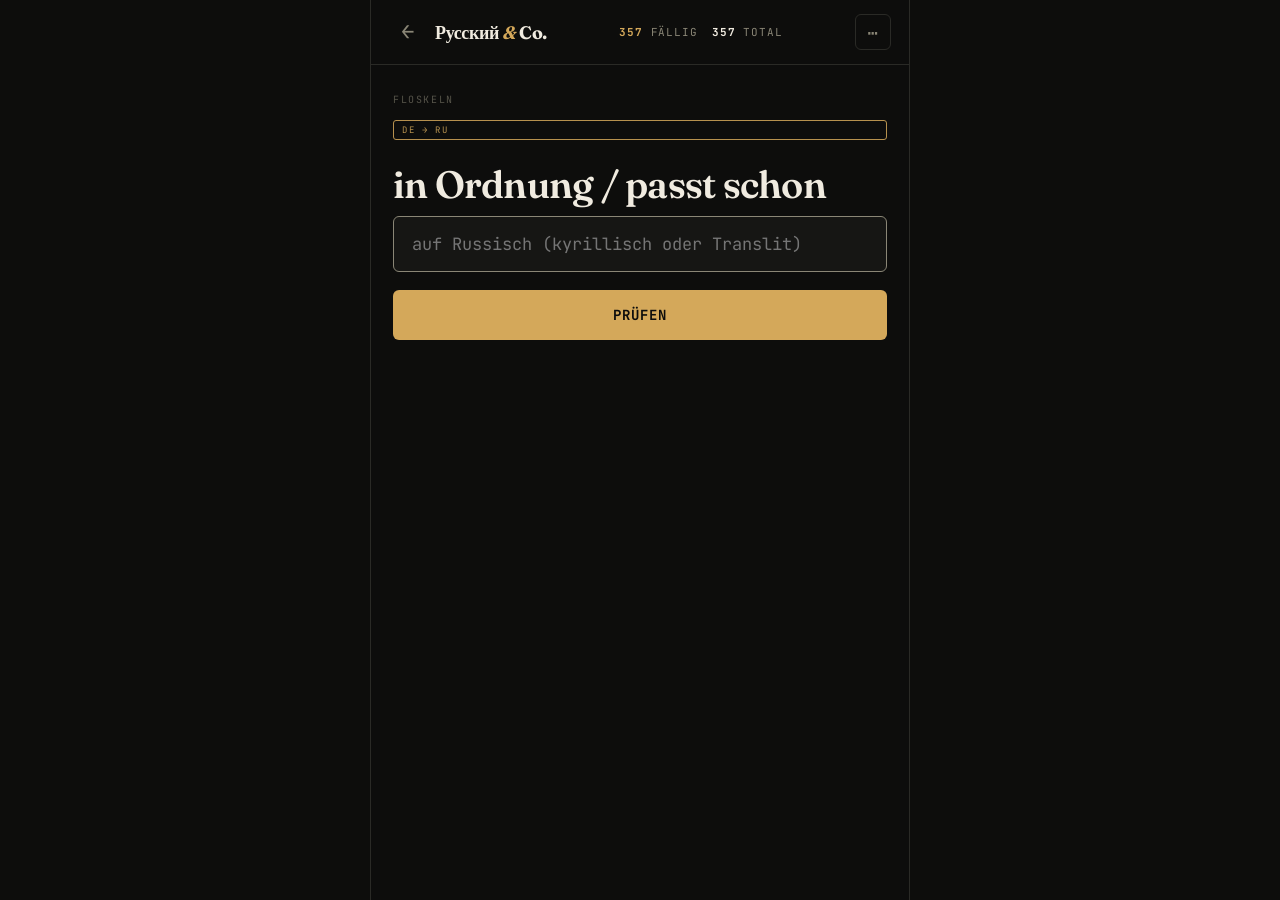
<file: tools/russisch-trainer.html>
<!DOCTYPE html>
<html lang="de">
<head>
<meta charset="UTF-8">
<meta name="viewport" content="width=device-width, initial-scale=1.0, viewport-fit=cover">
<meta name="theme-color" content="#0a0a0a">
<meta name="apple-mobile-web-app-capable" content="yes">
<meta name="apple-mobile-web-app-status-bar-style" content="black-translucent">
<title>Russisch Trainer</title>
<link rel="preconnect" href="https://fonts.googleapis.com">
<link rel="preconnect" href="https://fonts.gstatic.com" crossorigin>
<link href="https://fonts.googleapis.com/css2?family=JetBrains+Mono:wght@400;500;700&family=Fraunces:opsz,wght@9..144,400;9..144,600;9..144,700&display=swap" rel="stylesheet">
<style>
* { box-sizing: border-box; margin: 0; padding: 0; -webkit-tap-highlight-color: transparent; }

:root {
  --bg: #0d0d0c;
  --bg-card: #161614;
  --bg-elev: #1f1f1c;
  --line: #2a2a26;
  --text: #f0ebe0;
  --text-dim: #8a8676;
  --text-faint: #56544a;
  --accent: #d4a85a;
  --green: #7fb069;
  --yellow: #e8b339;
  --red: #c95a4f;
  --mono: 'JetBrains Mono', ui-monospace, monospace;
  --serif: 'Fraunces', Georgia, serif;
}

html, body {
  background: var(--bg);
  color: var(--text);
  font-family: var(--mono);
  font-size: 16px;
  height: 100%;
  overflow: hidden;
  overscroll-behavior: none;
}

body {
  display: flex;
  flex-direction: column;
  padding: env(safe-area-inset-top) env(safe-area-inset-right) env(safe-area-inset-bottom) env(safe-area-inset-left);
}

/* HEADER */
header {
  display: flex;
  align-items: center;
  justify-content: space-between;
  padding: 14px 18px;
  border-bottom: 1px solid var(--line);
  flex-shrink: 0;
}

.header-left { display: flex; align-items: center; gap: 10px; }
a.back-btn {
  text-decoration: none;
  border: none;
  font-size: 22px;
  line-height: 1;
  display: flex;
  align-items: center;
  justify-content: center;
}

.brand {
  font-family: var(--serif);
  font-weight: 700;
  font-size: 18px;
  letter-spacing: -0.02em;
}

.brand .ampersand { color: var(--accent); font-style: italic; }

.stats {
  display: flex;
  gap: 14px;
  font-size: 11px;
  color: var(--text-dim);
  text-transform: uppercase;
  letter-spacing: 0.08em;
}

.stat-num { color: var(--text); font-weight: 700; }
.stat-num.due { color: var(--accent); }

.icon-btn {
  background: none;
  border: 1px solid var(--line);
  color: var(--text-dim);
  width: 36px; height: 36px;
  border-radius: 6px;
  font-family: inherit;
  font-size: 18px;
  cursor: pointer;
  display: grid;
  place-items: center;
  transition: all 0.15s;
}
.icon-btn:active { background: var(--bg-elev); color: var(--text); }

/* MAIN AREA */
main {
  flex: 1;
  overflow-y: auto;
  display: flex;
  flex-direction: column;
  padding: 28px 22px 22px;
  -webkit-overflow-scrolling: touch;
}

.deck-tag {
  font-size: 10px;
  letter-spacing: 0.16em;
  text-transform: uppercase;
  color: var(--text-faint);
  margin-bottom: 14px;
}

.direction-tag {
  display: inline-block;
  font-size: 9px;
  letter-spacing: 0.18em;
  text-transform: uppercase;
  color: var(--accent);
  border: 1px solid var(--accent);
  padding: 3px 8px;
  border-radius: 3px;
  margin-bottom: 22px;
  opacity: 0.85;
}

.subkat-tag {
  display: inline-block;
  font-size: 9px;
  letter-spacing: 0.14em;
  text-transform: uppercase;
  color: var(--text-dim);
  border: 1px solid var(--line);
  padding: 3px 8px;
  border-radius: 3px;
  margin-bottom: 22px;
  margin-left: 6px;
}

.question {
  font-family: var(--serif);
  font-size: 38px;
  line-height: 1.2;
  font-weight: 600;
  letter-spacing: -0.02em;
  margin-bottom: 8px;
  word-break: break-word;
}

.question.smaller { font-size: 28px; }
.question.cyrillic { font-family: var(--serif); }

.question-sub {
  font-family: var(--mono);
  font-size: 14px;
  color: var(--text-dim);
  margin-bottom: 8px;
  font-style: italic;
}

.question-hint {
  font-size: 12px;
  color: var(--text-faint);
  letter-spacing: 0.04em;
  text-transform: uppercase;
  margin-bottom: 24px;
}

/* INPUT */
.input-wrap {
  margin-bottom: 18px;
}

.answer-input {
  width: 100%;
  background: var(--bg-card);
  border: 1px solid var(--line);
  color: var(--text);
  font-family: var(--mono);
  font-size: 17px;
  padding: 16px 18px;
  border-radius: 6px;
  outline: none;
  transition: border-color 0.15s;
}
.answer-input:focus { border-color: var(--text-dim); }
.answer-input.r-green { border-color: var(--green); background: rgba(127, 176, 105, 0.08); }
.answer-input.r-yellow { border-color: var(--yellow); background: rgba(232, 179, 57, 0.08); }
.answer-input.r-red { border-color: var(--red); background: rgba(201, 90, 79, 0.08); }

/* PRIMARY BUTTONS */
.primary-btn {
  width: 100%;
  background: var(--accent);
  color: var(--bg);
  border: none;
  padding: 16px;
  font-family: var(--mono);
  font-size: 14px;
  font-weight: 700;
  letter-spacing: 0.08em;
  text-transform: uppercase;
  border-radius: 6px;
  cursor: pointer;
  transition: opacity 0.15s;
}
.primary-btn:active { opacity: 0.8; }
.primary-btn:disabled { opacity: 0.3; cursor: not-allowed; }

/* REVEAL */
.reveal {
  margin-top: 8px;
  padding: 18px;
  background: var(--bg-card);
  border: 1px solid var(--line);
  border-radius: 6px;
}

.reveal-label {
  font-size: 10px;
  letter-spacing: 0.16em;
  text-transform: uppercase;
  color: var(--text-faint);
  margin-bottom: 8px;
}

.reveal-term {
  font-family: var(--serif);
  font-size: 24px;
  font-weight: 600;
  margin-bottom: 4px;
  color: var(--text);
  letter-spacing: -0.01em;
  word-break: break-word;
}
.reveal-term.green { color: var(--green); }

.reveal-translit {
  font-family: var(--mono);
  font-size: 14px;
  color: var(--text-dim);
  margin-bottom: 8px;
  font-style: italic;
}

.reveal-desc {
  font-size: 14px;
  line-height: 1.5;
  color: var(--text-dim);
}

.reveal-details {
  margin-top: 14px;
  padding-top: 14px;
  border-top: 1px solid var(--line);
  font-size: 13px;
  line-height: 1.6;
  color: var(--text-dim);
  white-space: pre-line;
}

.reveal-details strong {
  color: var(--text);
  font-weight: 600;
}

.reveal-examples {
  margin-top: 14px;
  padding-top: 14px;
  border-top: 1px solid var(--line);
}

.reveal-examples .ex-label {
  font-size: 10px;
  letter-spacing: 0.16em;
  text-transform: uppercase;
  color: var(--text-faint);
  margin-bottom: 8px;
}

.reveal-examples .ex-row {
  font-size: 13px;
  line-height: 1.6;
  color: var(--text-dim);
  margin-bottom: 4px;
}
.reveal-examples .ex-row .ex-ru {
  color: var(--text);
  font-family: var(--serif);
  font-size: 15px;
}

/* RATING BUTTONS */
.rate-primary {
  margin-top: 14px;
  display: flex;
  flex-direction: column;
  gap: 4px;
  align-items: center;
}
.rate-primary .primary-label {
  display: flex;
  align-items: baseline;
  gap: 10px;
}
.rate-primary .primary-hint {
  font-size: 10px;
  font-weight: 400;
  letter-spacing: 0.04em;
  text-transform: none;
  opacity: 0.7;
}

.rate-primary[data-verdict="green"] { background: var(--green); }
.rate-primary[data-verdict="yellow"] { background: var(--yellow); }
.rate-primary[data-verdict="red"] { background: var(--red); color: var(--text); }

.overrides {
  display: grid;
  grid-template-columns: repeat(3, 1fr);
  gap: 6px;
  margin-top: 8px;
}

.rate-btn-small {
  background: transparent;
  border: 1px solid var(--line);
  color: var(--text-dim);
  padding: 10px 4px;
  font-family: var(--mono);
  font-size: 11px;
  font-weight: 600;
  letter-spacing: 0.04em;
  text-transform: uppercase;
  border-radius: 6px;
  cursor: pointer;
  display: flex;
  flex-direction: column;
  gap: 2px;
  align-items: center;
  transition: all 0.15s;
}
.rate-btn-small:active { transform: scale(0.96); border-color: var(--text-dim); color: var(--text); }
.rate-btn-small .interval-hint {
  font-size: 9px;
  font-weight: 400;
  color: var(--text-faint);
  letter-spacing: 0.02em;
  text-transform: none;
}

.override-label {
  font-size: 10px;
  letter-spacing: 0.16em;
  text-transform: uppercase;
  color: var(--text-faint);
  margin-top: 16px;
  margin-bottom: 6px;
  text-align: center;
}

/* DONE STATE */
.done-state {
  flex: 1;
  display: flex;
  flex-direction: column;
  align-items: center;
  justify-content: center;
  text-align: center;
  padding: 30px 20px;
}
.done-state h2 {
  font-family: var(--serif);
  font-size: 28px;
  margin-bottom: 12px;
  font-weight: 600;
  letter-spacing: -0.02em;
}
.done-state p { color: var(--text-dim); font-size: 14px; line-height: 1.5; }

/* SETTINGS SHEET */
.sheet-bg {
  position: fixed;
  inset: 0;
  background: rgba(0,0,0,0.6);
  z-index: 10;
  opacity: 0;
  pointer-events: none;
  transition: opacity 0.2s;
}
.sheet-bg.open { opacity: 1; pointer-events: auto; }

.sheet {
  position: fixed;
  bottom: 0; left: 0; right: 0;
  background: var(--bg);
  border-top: 1px solid var(--line);
  border-radius: 16px 16px 0 0;
  padding: 14px 22px calc(28px + env(safe-area-inset-bottom));
  z-index: 11;
  transform: translateY(100%);
  transition: transform 0.25s cubic-bezier(0.32, 0.72, 0, 1);
  max-height: 88vh;
  overflow-y: auto;
}
.sheet.open { transform: translateY(0); }

.sheet-handle {
  width: 36px;
  height: 4px;
  background: var(--line);
  border-radius: 2px;
  margin: 0 auto 18px;
}

.sheet h2 {
  font-family: var(--serif);
  font-size: 22px;
  font-weight: 600;
  margin-bottom: 22px;
  letter-spacing: -0.02em;
}

.section-label {
  font-size: 10px;
  letter-spacing: 0.16em;
  text-transform: uppercase;
  color: var(--text-faint);
  margin-bottom: 10px;
  margin-top: 22px;
}
.section-label:first-of-type { margin-top: 0; }

.section-help {
  font-size: 11px;
  color: var(--text-faint);
  margin-bottom: 10px;
  line-height: 1.5;
  font-style: italic;
}

.chip-row {
  display: flex;
  flex-wrap: wrap;
  gap: 6px;
}

.chip {
  background: transparent;
  border: 1px solid var(--line);
  color: var(--text-dim);
  padding: 8px 12px;
  font-family: var(--mono);
  font-size: 12px;
  border-radius: 4px;
  cursor: pointer;
}
.chip.active {
  border-color: var(--accent);
  color: var(--accent);
}

.chip.chip-all {
  border-color: var(--text-faint);
  color: var(--text-dim);
  font-style: italic;
}

.danger-btn {
  width: 100%;
  background: transparent;
  border: 1px solid var(--line);
  color: var(--red);
  padding: 14px;
  margin-top: 8px;
  font-family: var(--mono);
  font-size: 12px;
  font-weight: 700;
  letter-spacing: 0.08em;
  text-transform: uppercase;
  border-radius: 6px;
  cursor: pointer;
}

.detail-stats {
  display: grid;
  grid-template-columns: 1fr 1fr;
  gap: 12px;
  margin-top: 12px;
}

.detail-stat {
  background: var(--bg-card);
  border: 1px solid var(--line);
  padding: 14px;
  border-radius: 6px;
}
.detail-stat .label {
  font-size: 10px;
  letter-spacing: 0.12em;
  text-transform: uppercase;
  color: var(--text-faint);
  margin-bottom: 4px;
}
.detail-stat .value {
  font-family: var(--serif);
  font-size: 24px;
  font-weight: 600;
}

/* Lautschrift-Legende */
.legend-toggle {
  width: 100%;
  background: transparent;
  border: 1px solid var(--line);
  color: var(--text-dim);
  padding: 10px 14px;
  font-family: var(--mono);
  font-size: 11px;
  letter-spacing: 0.08em;
  text-transform: uppercase;
  border-radius: 6px;
  cursor: pointer;
  text-align: left;
  display: flex;
  justify-content: space-between;
  align-items: center;
}

.legend-content {
  display: none;
  margin-top: 8px;
  padding: 14px;
  background: var(--bg-card);
  border: 1px solid var(--line);
  border-radius: 6px;
  font-size: 12px;
  line-height: 1.7;
  color: var(--text-dim);
}
.legend-content.open { display: block; }
.legend-content code {
  background: var(--bg-elev);
  padding: 1px 6px;
  border-radius: 3px;
  color: var(--text);
  font-family: var(--mono);
}
.legend-content strong { color: var(--text); }

/* Toggle-Switch (Lautschrift an/aus) */
.setting-toggle {
  width: 100%;
  display: flex;
  align-items: center;
  justify-content: space-between;
  gap: 12px;
  background: transparent;
  border: 1px solid var(--line);
  border-radius: 6px;
  padding: 12px 14px;
  margin-bottom: 8px;
  cursor: pointer;
  font-family: var(--mono);
}
.setting-toggle .toggle-label {
  font-size: 12px;
  color: var(--text);
  text-align: left;
}
.setting-toggle .toggle-sub {
  display: block;
  font-size: 10px;
  color: var(--text-faint);
  letter-spacing: 0.04em;
  margin-top: 2px;
}
.switch {
  position: relative;
  flex-shrink: 0;
  width: 42px;
  height: 24px;
  border-radius: 12px;
  background: var(--bg-elev);
  border: 1px solid var(--line);
  transition: background 0.15s ease;
}
.switch::after {
  content: '';
  position: absolute;
  top: 2px;
  left: 2px;
  width: 18px;
  height: 18px;
  border-radius: 50%;
  background: var(--text-dim);
  transition: transform 0.15s ease, background 0.15s ease;
}
.setting-toggle.on .switch { background: var(--accent); }
.setting-toggle.on .switch::after { transform: translateX(18px); background: var(--bg); }

@media (min-width: 600px) {
  body { max-width: 540px; margin: 0 auto; border-left: 1px solid var(--line); border-right: 1px solid var(--line); }
}
</style>
</head>
<body>

<header>
  <div class="header-left">
    <a class="icon-btn back-btn" href="../index.html" aria-label="Zur Startseite">←</a>
    <div class="brand">Русский <span class="ampersand">&amp;</span> Co.</div>
  </div>
  <div class="stats">
    <div><span class="stat-num due" id="stat-due">0</span> fällig</div>
    <div><span class="stat-num" id="stat-total">0</span> total</div>
  </div>
  <button class="icon-btn" id="open-settings" aria-label="Einstellungen">⋯</button>
</header>

<main id="main"></main>

<!-- SETTINGS SHEET -->
<div class="sheet-bg" id="sheet-bg"></div>
<div class="sheet" id="sheet">
  <div class="sheet-handle"></div>
  <h2>Einstellungen</h2>

  <div class="section-label">Modus</div>
  <div class="chip-row" id="mode-chips">
    <button class="chip" data-mode="de2ru">DE → RU</button>
    <button class="chip" data-mode="ru2de">RU → DE</button>
    <button class="chip" data-mode="both">Beide</button>
  </div>

  <div class="section-label">Themenbereiche</div>
  <div class="chip-row" id="topic-chips"></div>

  <div class="section-label">Grammatik-Subkarten</div>
  <div class="section-help">Zusätzliche Karten für Beugungen. Jede aktivierte Form wird als eigene Karte abgefragt — Grundform wird immer mit angezeigt.</div>
  <div class="chip-row" id="subkat-chips"></div>

  <div class="section-label">Lautschrift</div>
  <button class="setting-toggle" id="translit-toggle" role="switch" aria-checked="true">
    <span class="toggle-label">Lautschrift-Hinweis anzeigen
      <span class="toggle-sub">In Frage und Antwort</span>
    </span>
    <span class="switch" aria-hidden="true"></span>
  </button>
  <button class="legend-toggle" id="legend-toggle">
    <span>Aussprache-Legende</span>
    <span id="legend-arrow">▾</span>
  </button>
  <div class="legend-content" id="legend-content">
    Wir benutzen <strong>keine Fach-Lautschrift</strong>, sondern eine deutsch lesbare Annäherung:<br><br>
    <strong>Konsonanten:</strong><br>
    <code>ß</code> = stimmloses s wie in „Straße" (<code>spaßiba</code> = спасибо)<br>
    <code>s</code> = stimmhaftes s wie in „Sonne"<br>
    <code>ch</code> = wie in „Bach" (<code>chorroscho</code> = хорошо)<br>
    <code>tsch</code> = wie in „Tschüss" (<code>tschaj</code> = чай)<br>
    <code>sch</code> = wie in „Schule"<br>
    <code>schtsch</code> = sehr weiches sch<br>
    <code>j</code> = wie in „ja" (<code>njet</code> = нет)<br>
    <code>r</code> = gerollt mit der Zungenspitze<br><br>
    <strong>Vokale:</strong><br>
    <code>y</code> = das harte russische ы — wie ein dumpfes „i", Zunge zurück<br>
    <code>jo</code> = wie in „Jo" (<code>jolka</code> = ёлка)<br>
    unbetontes о klingt wie a (deshalb <code>chorraschó</code>)<br><br>
    <strong>Betonung:</strong> die <strong>BETONTE Silbe</strong> ist GROSSGESCHRIEBEN.<br>
    Beispiel: <code>spaßIba</code> — Betonung auf „si".
  </div>

  <div class="section-label">Statistik</div>
  <div class="detail-stats">
    <div class="detail-stat"><div class="label">Neu</div><div class="value" id="d-new">0</div></div>
    <div class="detail-stat"><div class="label">Lernend</div><div class="value" id="d-learn">0</div></div>
    <div class="detail-stat"><div class="label">Gefestigt</div><div class="value" id="d-mature">0</div></div>
    <div class="detail-stat"><div class="label">Heute gelernt</div><div class="value" id="d-today">0</div></div>
  </div>

  <div class="section-label">Reset</div>
  <button class="danger-btn" id="reset-btn">Lernfortschritt zurücksetzen</button>
</div>

<script>
// CARDS — Russisch-Trainer Datensatz
// Lautschrift-Konvention: deutsch-lesbar, betonte Silbe in GROSSBUCHSTABEN

const CARDS = [

// =========================================================
// 1. FLOSKELN & REDEWENDUNGEN
// =========================================================
{ topic:"Floskeln", ru:"привет", translit:"priwJET", de:"hallo (informell)", notes:"Unter Freunden, mit Du-Form." },
{ topic:"Floskeln", ru:"здравствуйте", translit:"sdrAStwujtje", de:"guten Tag (formell)", notes:"Höflich, mit Sie-Form. Das erste 'в' wird oft verschluckt." },
{ topic:"Floskeln", ru:"доброе утро", translit:"dObraje Utra", de:"guten Morgen" },
{ topic:"Floskeln", ru:"добрый день", translit:"dObry djen", de:"guten Tag" },
{ topic:"Floskeln", ru:"добрый вечер", translit:"dObry wJEtschir", de:"guten Abend" },
{ topic:"Floskeln", ru:"спокойной ночи", translit:"spakOjnaj nOtschi", de:"gute Nacht", notes:"Wörtlich: 'einer ruhigen Nacht'." },
{ topic:"Floskeln", ru:"до свидания", translit:"daßwidAnja", de:"auf Wiedersehen" },
{ topic:"Floskeln", ru:"пока", translit:"pakA", de:"tschüss (informell)" },
{ topic:"Floskeln", ru:"как дела?", translit:"kak dilA", de:"wie geht's?" },
{ topic:"Floskeln", ru:"всё хорошо", translit:"fßjo charaschO", de:"alles gut" },
{ topic:"Floskeln", ru:"нормально", translit:"narmAljna", de:"in Ordnung / passt schon" },
{ topic:"Floskeln", ru:"плохо", translit:"plOcha", de:"schlecht" },

// =========================================================
// 2. HÖFLICHKEIT & SMALLTALK
// =========================================================
{ topic:"Höflichkeit", ru:"спасибо", translit:"spaßIba", de:"danke" },
{ topic:"Höflichkeit", ru:"большое спасибо", translit:"baljschOje spaßIba", de:"vielen Dank" },
{ topic:"Höflichkeit", ru:"пожалуйста", translit:"paschAlußta", de:"bitte / gern geschehen", notes:"Doppelfunktion: 'bitte' beim Fragen UND 'gern geschehen' als Antwort auf Danke." },
{ topic:"Höflichkeit", ru:"извините", translit:"iswinItje", de:"entschuldigen Sie", notes:"Höflich, mit Sie-Form. Eigentlich ein Imperativ." },
{ topic:"Höflichkeit", ru:"прости", translit:"praßtI", de:"entschuldige (informell)" },
{ topic:"Höflichkeit", ru:"ничего", translit:"nitschiwO", de:"macht nichts / kein Problem", notes:"Wörtlich 'nichts' — Antwort auf Entschuldigung." },
{ topic:"Höflichkeit", ru:"не за что", translit:"nJEsaschta", de:"keine Ursache", notes:"Antwort auf Danke." },
{ topic:"Höflichkeit", ru:"очень приятно", translit:"Otschin prijAtna", de:"sehr angenehm", notes:"Beim Kennenlernen." },
{ topic:"Höflichkeit", ru:"меня зовут …", translit:"minJA sawUt", de:"ich heiße …", notes:"Wörtlich: 'mich nennen sie …'" },
{ topic:"Höflichkeit", ru:"как вас зовут?", translit:"kak waß sawUt", de:"wie heißen Sie?" },

// =========================================================
// 3. JA/NEIN & BASISANTWORTEN
// =========================================================
{ topic:"Basis", ru:"да", translit:"da", de:"ja" },
{ topic:"Basis", ru:"нет", translit:"njet", de:"nein" },
{ topic:"Basis", ru:"может быть", translit:"mOschit byt", de:"vielleicht" },
{ topic:"Basis", ru:"конечно", translit:"kanJEschna", de:"natürlich / klar" },
{ topic:"Basis", ru:"не знаю", translit:"njeSnAju", de:"ich weiß nicht" },
{ topic:"Basis", ru:"я понимаю", translit:"ja panimAju", de:"ich verstehe" },
{ topic:"Basis", ru:"я не понимаю", translit:"ja njepanimAju", de:"ich verstehe nicht" },
{ topic:"Basis", ru:"повторите, пожалуйста", translit:"paftarItje paschAlußta", de:"wiederholen Sie bitte" },
{ topic:"Basis", ru:"медленнее, пожалуйста", translit:"mJEdliniije paschAlußta", de:"langsamer, bitte" },
{ topic:"Basis", ru:"я говорю по-немецки", translit:"ja gawarJU panimJEzki", de:"ich spreche Deutsch" },
{ topic:"Basis", ru:"вы говорите по-английски?", translit:"wy gawarItje panangLIjski", de:"sprechen Sie Englisch?" },

// =========================================================
// 4. SICH AUSDRÜCKEN — WÜNSCHE
// =========================================================
{ topic:"Wünsche", ru:"я хочу …", translit:"ja chatschU", de:"ich möchte / ich will …",
  examples:[
    { ru:"я хочу чай", translit:"ja chatschU tschaj", de:"ich möchte Tee" },
    { ru:"я хочу есть", translit:"ja chatschU jeßt", de:"ich möchte essen" }
  ]
},
{ topic:"Wünsche", ru:"я бы хотел …", translit:"ja by chatJEL", de:"ich hätte gerne … (m)", notes:"Höflicher als 'я хочу'. Männliche Form." },
{ topic:"Wünsche", ru:"я бы хотела …", translit:"ja by chatJEla", de:"ich hätte gerne … (f)", notes:"Weibliche Form." },
{ topic:"Wünsche", ru:"мне нужен …", translit:"mnje nUschin", de:"ich brauche … (m)", notes:"Vor maskulinen Substantiven: 'мне нужен билет' — ich brauche ein Ticket.",
  examples:[ { ru:"мне нужен билет", translit:"mnje nUschin bilJET", de:"ich brauche ein Ticket" } ]
},
{ topic:"Wünsche", ru:"мне нужна …", translit:"mnje nuschnA", de:"ich brauche … (f)", notes:"Vor femininen Substantiven.",
  examples:[ { ru:"мне нужна вода", translit:"mnje nuschnA wadA", de:"ich brauche Wasser" } ]
},
{ topic:"Wünsche", ru:"мне нужно …", translit:"mnje nUschna", de:"ich brauche … (n) / ich muss …", notes:"Vor neutralen Substantiven ODER vor Verben: 'мне нужно идти' — ich muss gehen.",
  examples:[ { ru:"мне нужно идти", translit:"mnje nUschna ittI", de:"ich muss gehen" } ]
},
{ topic:"Wünsche", ru:"мне нравится …", translit:"mnje nrAwiza", de:"mir gefällt … / ich mag …",
  examples:[ { ru:"мне нравится Москва", translit:"mnje nrAwiza maßkwA", de:"mir gefällt Moskau" } ]
},
{ topic:"Wünsche", ru:"я люблю …", translit:"ja ljublJU", de:"ich liebe / ich mag (sehr) …", notes:"Stärker als 'мне нравится'." },

// =========================================================
// 5. SICH AUSDRÜCKEN — FRAGEN
// =========================================================
{ topic:"Fragen", ru:"что?", translit:"schto", de:"was?" },
{ topic:"Fragen", ru:"кто?", translit:"kto", de:"wer?" },
{ topic:"Fragen", ru:"где?", translit:"gdje", de:"wo?" },
{ topic:"Fragen", ru:"куда?", translit:"kudA", de:"wohin?" },
{ topic:"Fragen", ru:"откуда?", translit:"atkUda", de:"woher?" },
{ topic:"Fragen", ru:"когда?", translit:"kagdA", de:"wann?" },
{ topic:"Fragen", ru:"почему?", translit:"patschimU", de:"warum?" },
{ topic:"Fragen", ru:"как?", translit:"kak", de:"wie?" },
{ topic:"Fragen", ru:"сколько?", translit:"skOljka", de:"wie viel?" },
{ topic:"Fragen", ru:"что это?", translit:"schto Eta", de:"was ist das?" },
{ topic:"Fragen", ru:"сколько стоит?", translit:"skOljka stOit", de:"wie viel kostet das?" },
{ topic:"Fragen", ru:"где находится …?", translit:"gdje nachOdiza", de:"wo befindet sich …?",
  examples:[ { ru:"где находится туалет?", translit:"gdje nachOdiza tualJET", de:"wo ist die Toilette?" } ]
},
{ topic:"Fragen", ru:"можно …?", translit:"mOschna", de:"darf ich …? / kann man …?",
  examples:[ { ru:"можно войти?", translit:"mOschna wajtI", de:"darf ich reinkommen?" } ]
},
{ topic:"Fragen", ru:"у вас есть …?", translit:"u waß jeßt", de:"haben Sie …?",
  examples:[ { ru:"у вас есть кофе?", translit:"u waß jeßt kOfje", de:"haben Sie Kaffee?" } ]
},

// =========================================================
// 6. VERNEINUNG
// =========================================================
{ topic:"Verneinung", ru:"не", translit:"nje", de:"nicht", notes:"Vor dem Wort, das verneint wird: 'я не знаю'." },
{ topic:"Verneinung", ru:"нет", translit:"njet", de:"nein / es gibt nicht", notes:"Auch im Sinn von 'nicht vorhanden': 'у меня нет времени' — ich habe keine Zeit." },
{ topic:"Verneinung", ru:"никогда", translit:"nikagdA", de:"niemals" },
{ topic:"Verneinung", ru:"ничего", translit:"nitschiwO", de:"nichts" },
{ topic:"Verneinung", ru:"никто", translit:"niktO", de:"niemand" },
{ topic:"Verneinung", ru:"нигде", translit:"nigdJE", de:"nirgends" },
{ topic:"Verneinung", ru:"у меня нет …", translit:"u minJA njet", de:"ich habe kein …", notes:"Wörtlich 'bei mir gibt es kein …'.",
  examples:[ { ru:"у меня нет времени", translit:"u minJA njet wrJEmini", de:"ich habe keine Zeit" } ]
},

// =========================================================
// 7. ZAHLEN, MENGEN, ZEIT
// =========================================================
{ topic:"Zahlen & Zeit", ru:"один", translit:"adIN", de:"eins", notes:"Männlich. Weiblich: одна, neutral: одно." },
{ topic:"Zahlen & Zeit", ru:"два", translit:"dwa", de:"zwei", notes:"Männlich/neutral. Weiblich: две." },
{ topic:"Zahlen & Zeit", ru:"три", translit:"tri", de:"drei" },
{ topic:"Zahlen & Zeit", ru:"четыре", translit:"tschitYrje", de:"vier" },
{ topic:"Zahlen & Zeit", ru:"пять", translit:"pjat", de:"fünf" },
{ topic:"Zahlen & Zeit", ru:"шесть", translit:"schEßt", de:"sechs" },
{ topic:"Zahlen & Zeit", ru:"семь", translit:"ßjem", de:"sieben" },
{ topic:"Zahlen & Zeit", ru:"восемь", translit:"wOßim", de:"acht" },
{ topic:"Zahlen & Zeit", ru:"девять", translit:"dJEwit", de:"neun" },
{ topic:"Zahlen & Zeit", ru:"десять", translit:"dJEßit", de:"zehn" },
{ topic:"Zahlen & Zeit", ru:"двадцать", translit:"dwAtzat", de:"zwanzig" },
{ topic:"Zahlen & Zeit", ru:"сто", translit:"sto", de:"hundert" },
{ topic:"Zahlen & Zeit", ru:"тысяча", translit:"tYßitscha", de:"tausend" },
{ topic:"Zahlen & Zeit", ru:"сегодня", translit:"ßiwOdnja", de:"heute" },
{ topic:"Zahlen & Zeit", ru:"завтра", translit:"sAftra", de:"morgen" },
{ topic:"Zahlen & Zeit", ru:"вчера", translit:"ftschirA", de:"gestern" },
{ topic:"Zahlen & Zeit", ru:"сейчас", translit:"ßitschAß", de:"jetzt" },
{ topic:"Zahlen & Zeit", ru:"потом", translit:"patOm", de:"später / dann" },
{ topic:"Zahlen & Zeit", ru:"утро", translit:"Utra", de:"Morgen (Tageszeit)" },
{ topic:"Zahlen & Zeit", ru:"день", translit:"djen", de:"Tag" },
{ topic:"Zahlen & Zeit", ru:"вечер", translit:"wJEtschir", de:"Abend" },
{ topic:"Zahlen & Zeit", ru:"ночь", translit:"notsch", de:"Nacht" },
{ topic:"Zahlen & Zeit", ru:"час", translit:"tschaß", de:"Stunde / Uhr (Uhrzeit)" },
{ topic:"Zahlen & Zeit", ru:"минута", translit:"minUta", de:"Minute" },

// =========================================================
// 8. PERSONEN & FAMILIE
// =========================================================
{ topic:"Personen", ru:"я", translit:"ja", de:"ich" },
{ topic:"Personen", ru:"ты", translit:"ty", de:"du" },
{ topic:"Personen", ru:"он", translit:"on", de:"er" },
{ topic:"Personen", ru:"она", translit:"anA", de:"sie" },
{ topic:"Personen", ru:"оно", translit:"anO", de:"es" },
{ topic:"Personen", ru:"мы", translit:"my", de:"wir" },
{ topic:"Personen", ru:"вы", translit:"wy", de:"ihr / Sie" },
{ topic:"Personen", ru:"они", translit:"anI", de:"sie (Plural)" },
{ topic:"Personen", ru:"человек", translit:"tschilawJEk", de:"Mensch", notes:"Plural unregelmäßig: люди (ljUdi) — Leute." },
{ topic:"Personen", ru:"мужчина", translit:"muschtschIna", de:"Mann" },
{ topic:"Personen", ru:"женщина", translit:"schEnschtschina", de:"Frau" },
{ topic:"Personen", ru:"друг", translit:"druk", de:"Freund (m)", notes:"Auslautendes г wird wie 'k' gesprochen." },
{ topic:"Personen", ru:"подруга", translit:"padrUga", de:"Freundin (f)" },
{ topic:"Personen", ru:"мама", translit:"mAma", de:"Mama" },
{ topic:"Personen", ru:"папа", translit:"pApa", de:"Papa" },
{ topic:"Personen", ru:"сын", translit:"syn", de:"Sohn" },
{ topic:"Personen", ru:"дочь", translit:"dotsch", de:"Tochter" },
{ topic:"Personen", ru:"брат", translit:"brat", de:"Bruder" },
{ topic:"Personen", ru:"сестра", translit:"ßistrA", de:"Schwester" },
{ topic:"Personen", ru:"ребёнок", translit:"ribJOnak", de:"Kind", notes:"Plural unregelmäßig: дети (dJEti) — Kinder." },

// =========================================================
// 9. ESSEN & TRINKEN
// =========================================================
{ topic:"Essen & Trinken", ru:"вода", translit:"wadA", de:"Wasser (f)" },
{ topic:"Essen & Trinken", ru:"чай", translit:"tschaj", de:"Tee (m)" },
{ topic:"Essen & Trinken", ru:"кофе", translit:"kOfje", de:"Kaffee (m)", notes:"Unflektierbar — bleibt immer 'кофе'." },
{ topic:"Essen & Trinken", ru:"молоко", translit:"malakO", de:"Milch (n)" },
{ topic:"Essen & Trinken", ru:"пиво", translit:"pIwa", de:"Bier (n)" },
{ topic:"Essen & Trinken", ru:"вино", translit:"winO", de:"Wein (n)" },
{ topic:"Essen & Trinken", ru:"хлеб", translit:"chljep", de:"Brot (m)" },
{ topic:"Essen & Trinken", ru:"мясо", translit:"mJAßa", de:"Fleisch (n)" },
{ topic:"Essen & Trinken", ru:"рыба", translit:"rYba", de:"Fisch (f)" },
{ topic:"Essen & Trinken", ru:"сыр", translit:"ßyr", de:"Käse (m)" },
{ topic:"Essen & Trinken", ru:"яйцо", translit:"jaizO", de:"Ei (n)" },
{ topic:"Essen & Trinken", ru:"суп", translit:"ßup", de:"Suppe (m!)", notes:"Im Russischen männlich." },
{ topic:"Essen & Trinken", ru:"завтрак", translit:"sAftrak", de:"Frühstück (m)" },
{ topic:"Essen & Trinken", ru:"обед", translit:"abJET", de:"Mittagessen (m)" },
{ topic:"Essen & Trinken", ru:"ужин", translit:"UschIn", de:"Abendessen (m)" },
{ topic:"Essen & Trinken", ru:"ресторан", translit:"riStarAn", de:"Restaurant (m)" },
{ topic:"Essen & Trinken", ru:"меню", translit:"minJU", de:"Speisekarte (n)", notes:"Unflektierbar." },
{ topic:"Essen & Trinken", ru:"счёт, пожалуйста", translit:"schtschot paschAlußta", de:"die Rechnung, bitte" },
{ topic:"Essen & Trinken", ru:"вкусно", translit:"fkUßna", de:"lecker / schmeckt gut" },

// =========================================================
// 10. EINKAUFEN
// =========================================================
{ topic:"Einkaufen", ru:"магазин", translit:"magasIn", de:"Geschäft / Laden (m)" },
{ topic:"Einkaufen", ru:"супермаркет", translit:"ßupermArkjet", de:"Supermarkt (m)" },
{ topic:"Einkaufen", ru:"рынок", translit:"rYnak", de:"Markt (m)" },
{ topic:"Einkaufen", ru:"деньги", translit:"dJENgi", de:"Geld (Plural)", notes:"Existiert nur im Plural." },
{ topic:"Einkaufen", ru:"рубль", translit:"rUblj", de:"Rubel (m)" },
{ topic:"Einkaufen", ru:"евро", translit:"jEwra", de:"Euro (m)", notes:"Unflektierbar." },
{ topic:"Einkaufen", ru:"дорого", translit:"dOraga", de:"teuer" },
{ topic:"Einkaufen", ru:"дёшево", translit:"djOscheva", de:"billig" },
{ topic:"Einkaufen", ru:"скидка", translit:"ßkItka", de:"Rabatt (f)" },
{ topic:"Einkaufen", ru:"касса", translit:"kAßa", de:"Kasse (f)" },
{ topic:"Einkaufen", ru:"карта", translit:"kArta", de:"Karte (f)", notes:"Bank-, Speise-, Land- — alles 'карта'." },
{ topic:"Einkaufen", ru:"наличные", translit:"nalItschnyje", de:"Bargeld (Plural)" },
{ topic:"Einkaufen", ru:"чек", translit:"tschek", de:"Quittung / Beleg (m)" },

// =========================================================
// 11. ORIENTIERUNG
// =========================================================
{ topic:"Orientierung", ru:"здесь", translit:"sdjeß", de:"hier" },
{ topic:"Orientierung", ru:"там", translit:"tam", de:"dort" },
{ topic:"Orientierung", ru:"налево", translit:"nalJEwa", de:"nach links" },
{ topic:"Orientierung", ru:"направо", translit:"naprAwa", de:"nach rechts" },
{ topic:"Orientierung", ru:"прямо", translit:"prJAma", de:"geradeaus" },
{ topic:"Orientierung", ru:"далеко", translit:"dalikO", de:"weit" },
{ topic:"Orientierung", ru:"близко", translit:"blIska", de:"nah" },
{ topic:"Orientierung", ru:"рядом", translit:"rJAdam", de:"nebenan / in der Nähe" },
{ topic:"Orientierung", ru:"вход", translit:"fchot", de:"Eingang (m)" },
{ topic:"Orientierung", ru:"выход", translit:"wYchat", de:"Ausgang (m)" },
{ topic:"Orientierung", ru:"туалет", translit:"tualJET", de:"Toilette (m)" },
{ topic:"Orientierung", ru:"улица", translit:"Ulitza", de:"Straße (f)" },

// =========================================================
// 12. REISEN & VERKEHR
// =========================================================
{ topic:"Reisen", ru:"вокзал", translit:"wakSAL", de:"Bahnhof (m)" },
{ topic:"Reisen", ru:"аэропорт", translit:"aerapOrt", de:"Flughafen (m)" },
{ topic:"Reisen", ru:"метро", translit:"mitrO", de:"Metro (n)", notes:"Unflektierbar." },
{ topic:"Reisen", ru:"автобус", translit:"aftObuß", de:"Bus (m)" },
{ topic:"Reisen", ru:"поезд", translit:"pOjist", de:"Zug (m)" },
{ topic:"Reisen", ru:"такси", translit:"takßI", de:"Taxi (n)", notes:"Unflektierbar." },
{ topic:"Reisen", ru:"машина", translit:"maschYna", de:"Auto (f)" },
{ topic:"Reisen", ru:"билет", translit:"bilJET", de:"Ticket / Fahrkarte (m)" },
{ topic:"Reisen", ru:"паспорт", translit:"pAßpart", de:"Reisepass (m)" },
{ topic:"Reisen", ru:"багаж", translit:"bagAsch", de:"Gepäck (m)" },
{ topic:"Reisen", ru:"гостиница", translit:"gaßtIniza", de:"Hotel (f)" },
{ topic:"Reisen", ru:"мне нужен билет до …", translit:"mnje nUschin bilJET da", de:"ich brauche ein Ticket nach …",
  examples:[ { ru:"мне нужен билет до Москвы", translit:"mnje nUschin bilJET da maßkwY", de:"ich brauche ein Ticket nach Moskau" } ]
},

// =========================================================
// 13. WOHNEN
// =========================================================
{ topic:"Wohnen", ru:"дом", translit:"dom", de:"Haus (m)" },
{ topic:"Wohnen", ru:"квартира", translit:"kwartIra", de:"Wohnung (f)" },
{ topic:"Wohnen", ru:"комната", translit:"kOmnata", de:"Zimmer (f)" },
{ topic:"Wohnen", ru:"кухня", translit:"kUchnja", de:"Küche (f)" },
{ topic:"Wohnen", ru:"ванная", translit:"wAnnaja", de:"Bad (f)" },
{ topic:"Wohnen", ru:"дверь", translit:"dwjer", de:"Tür (f)" },
{ topic:"Wohnen", ru:"окно", translit:"aknO", de:"Fenster (n)" },

// =========================================================
// 14. NOTFALL & HILFE
// =========================================================
{ topic:"Notfall", ru:"помогите!", translit:"pamagItje", de:"Hilfe!", notes:"Eigentlich Imperativ Plural von помочь — 'helfen Sie!'" },
{ topic:"Notfall", ru:"мне плохо", translit:"mnje plOcha", de:"mir ist schlecht" },
{ topic:"Notfall", ru:"вызовите врача", translit:"wYsawitje wratschA", de:"rufen Sie einen Arzt" },
{ topic:"Notfall", ru:"вызовите полицию", translit:"wYsawitje palItzyju", de:"rufen Sie die Polizei" },
{ topic:"Notfall", ru:"больница", translit:"baljnIza", de:"Krankenhaus (f)" },
{ topic:"Notfall", ru:"врач", translit:"wratsch", de:"Arzt (m)" },
{ topic:"Notfall", ru:"полиция", translit:"palItzyja", de:"Polizei (f)" },
{ topic:"Notfall", ru:"опасно", translit:"apAßna", de:"gefährlich" },
{ topic:"Notfall", ru:"осторожно!", translit:"aßtarOschna", de:"Vorsicht!" },

// =========================================================
// 15. VERBEN (mit Präsens-Konjugation als Subkarten)
// =========================================================
{ topic:"Verben", ru:"быть", translit:"byt", de:"sein", notes:"Im Präsens meist weggelassen: 'я студент' = ich (bin) Student. Im Russischen sehr ungewöhnlich.",
  variants: { praesens: [
    { ru:"я есть",      translit:"ja jeßt",     de:"ich bin",      hint:"ich",       notes:"Wird im Alltag fast nie benutzt — Präsens von 'sein' wird ausgelassen." }
  ]}
},
{ topic:"Verben", ru:"иметь", translit:"imJEt", de:"haben", notes:"WICHTIG: Russen sagen meist NICHT 'я имею', sondern 'у меня есть' — 'bei mir ist'." },
{ topic:"Verben", ru:"делать", translit:"dJElat", de:"machen / tun (imperfektiv)",
  variants: { praesens: [
    { ru:"я делаю",     translit:"ja dJElaju",    de:"ich mache",      hint:"ich" },
    { ru:"ты делаешь",  translit:"ty dJElajisch", de:"du machst",      hint:"du" },
    { ru:"он делает",   translit:"on dJElajit",   de:"er macht",       hint:"er/sie/es" },
    { ru:"мы делаем",   translit:"my dJElajim",   de:"wir machen",     hint:"wir" },
    { ru:"вы делаете",  translit:"wy dJElajitje", de:"ihr macht / Sie machen", hint:"ihr/Sie" },
    { ru:"они делают",  translit:"anI dJElajut",  de:"sie machen",     hint:"sie (Pl)" }
  ]}
},
{ topic:"Verben", ru:"идти", translit:"ittI", de:"gehen (zu Fuß, gerade jetzt)", notes:"Imperfektiv. Nur für jetzt-gerade-unterwegs. Für allgemein: ходить.",
  variants: { praesens: [
    { ru:"я иду",       translit:"ja idU",        de:"ich gehe",       hint:"ich" },
    { ru:"ты идёшь",    translit:"ty idJOsch",    de:"du gehst",       hint:"du" },
    { ru:"он идёт",     translit:"on idJOt",      de:"er geht",        hint:"er/sie/es" },
    { ru:"мы идём",     translit:"my idJOm",      de:"wir gehen",      hint:"wir" },
    { ru:"вы идёте",    translit:"wy idJOtje",    de:"ihr geht / Sie gehen", hint:"ihr/Sie" },
    { ru:"они идут",    translit:"anI idUt",      de:"sie gehen",      hint:"sie (Pl)" }
  ]}
},
{ topic:"Verben", ru:"говорить", translit:"gawarIt", de:"sprechen / sagen",
  variants: { praesens: [
    { ru:"я говорю",       translit:"ja gawarJU",      de:"ich spreche",    hint:"ich" },
    { ru:"ты говоришь",    translit:"ty gawarIsch",    de:"du sprichst",    hint:"du" },
    { ru:"он говорит",     translit:"on gawarIt",      de:"er spricht",     hint:"er/sie/es" },
    { ru:"мы говорим",     translit:"my gawarIm",      de:"wir sprechen",   hint:"wir" },
    { ru:"вы говорите",    translit:"wy gawarItje",    de:"ihr sprecht / Sie sprechen", hint:"ihr/Sie" },
    { ru:"они говорят",    translit:"anI gawarJAt",    de:"sie sprechen",   hint:"sie (Pl)" }
  ]}
},
{ topic:"Verben", ru:"знать", translit:"snat", de:"wissen / kennen",
  variants: { praesens: [
    { ru:"я знаю",      translit:"ja snAju",     de:"ich weiß",       hint:"ich" },
    { ru:"ты знаешь",   translit:"ty snAjisch",  de:"du weißt",       hint:"du" },
    { ru:"он знает",    translit:"on snAjit",    de:"er weiß",        hint:"er/sie/es" },
    { ru:"мы знаем",    translit:"my snAjim",    de:"wir wissen",     hint:"wir" },
    { ru:"вы знаете",   translit:"wy snAjitje",  de:"ihr wisst / Sie wissen", hint:"ihr/Sie" },
    { ru:"они знают",   translit:"anI snAjut",   de:"sie wissen",     hint:"sie (Pl)" }
  ]}
},
{ topic:"Verben", ru:"хотеть", translit:"chatJEt", de:"wollen / möchten", notes:"Unregelmäßig — Stammwechsel.",
  variants: { praesens: [
    { ru:"я хочу",      translit:"ja chatschU",    de:"ich will",       hint:"ich" },
    { ru:"ты хочешь",   translit:"ty chOtschisch", de:"du willst",      hint:"du" },
    { ru:"он хочет",    translit:"on chOtschit",   de:"er will",        hint:"er/sie/es" },
    { ru:"мы хотим",    translit:"my chatIm",      de:"wir wollen",     hint:"wir" },
    { ru:"вы хотите",   translit:"wy chatItje",    de:"ihr wollt / Sie wollen", hint:"ihr/Sie" },
    { ru:"они хотят",   translit:"anI chatJAt",    de:"sie wollen",     hint:"sie (Pl)" }
  ]}
},
{ topic:"Verben", ru:"мочь", translit:"motsch", de:"können", notes:"Unregelmäßig.",
  variants: { praesens: [
    { ru:"я могу",      translit:"ja magU",      de:"ich kann",       hint:"ich" },
    { ru:"ты можешь",   translit:"ty mOschisch", de:"du kannst",      hint:"du" },
    { ru:"он может",    translit:"on mOschit",   de:"er kann",        hint:"er/sie/es" },
    { ru:"мы можем",    translit:"my mOschim",   de:"wir können",     hint:"wir" },
    { ru:"вы можете",   translit:"wy mOschitje", de:"ihr könnt / Sie können", hint:"ihr/Sie" },
    { ru:"они могут",   translit:"anI mOgut",    de:"sie können",     hint:"sie (Pl)" }
  ]}
},
{ topic:"Verben", ru:"видеть", translit:"wIdjet", de:"sehen",
  variants: { praesens: [
    { ru:"я вижу",      translit:"ja wIschu",    de:"ich sehe",       hint:"ich" },
    { ru:"ты видишь",   translit:"ty wIdisch",   de:"du siehst",      hint:"du" },
    { ru:"он видит",    translit:"on wIdit",     de:"er sieht",       hint:"er/sie/es" },
    { ru:"мы видим",    translit:"my wIdim",     de:"wir sehen",      hint:"wir" },
    { ru:"вы видите",   translit:"wy wIditje",   de:"ihr seht / Sie sehen", hint:"ihr/Sie" },
    { ru:"они видят",   translit:"anI wIdjat",   de:"sie sehen",      hint:"sie (Pl)" }
  ]}
},
{ topic:"Verben", ru:"есть", translit:"jeßt", de:"essen", notes:"Auch im Sinn von 'es gibt' verwendet: 'у меня есть' — ich habe.",
  variants: { praesens: [
    { ru:"я ем",        translit:"ja jem",       de:"ich esse",       hint:"ich" },
    { ru:"ты ешь",      translit:"ty jesch",     de:"du isst",        hint:"du" },
    { ru:"он ест",      translit:"on jeßt",      de:"er isst",        hint:"er/sie/es" },
    { ru:"мы едим",     translit:"my jidIm",     de:"wir essen",      hint:"wir" },
    { ru:"вы едите",    translit:"wy jidItje",   de:"ihr esst / Sie essen", hint:"ihr/Sie" },
    { ru:"они едят",    translit:"anI jidJAt",   de:"sie essen",      hint:"sie (Pl)" }
  ]}
},
{ topic:"Verben", ru:"пить", translit:"pit", de:"trinken",
  variants: { praesens: [
    { ru:"я пью",       translit:"ja pju",       de:"ich trinke",     hint:"ich" },
    { ru:"ты пьёшь",    translit:"ty pjOsch",    de:"du trinkst",     hint:"du" },
    { ru:"он пьёт",     translit:"on pjOt",      de:"er trinkt",      hint:"er/sie/es" },
    { ru:"мы пьём",     translit:"my pjOm",      de:"wir trinken",    hint:"wir" },
    { ru:"вы пьёте",    translit:"wy pjOtje",    de:"ihr trinkt / Sie trinken", hint:"ihr/Sie" },
    { ru:"они пьют",    translit:"anI pjut",     de:"sie trinken",    hint:"sie (Pl)" }
  ]}
},
{ topic:"Verben", ru:"жить", translit:"schyt", de:"leben / wohnen",
  variants: { praesens: [
    { ru:"я живу",      translit:"ja schywU",      de:"ich lebe / wohne", hint:"ich" },
    { ru:"ты живёшь",   translit:"ty schywJOsch",  de:"du lebst / wohnst", hint:"du" },
    { ru:"он живёт",    translit:"on schywJOt",    de:"er lebt / wohnt",   hint:"er/sie/es" },
    { ru:"мы живём",    translit:"my schywJOm",    de:"wir leben / wohnen", hint:"wir" },
    { ru:"вы живёте",   translit:"wy schywJOtje",  de:"ihr lebt / Sie leben", hint:"ihr/Sie" },
    { ru:"они живут",   translit:"anI schywUt",    de:"sie leben / wohnen", hint:"sie (Pl)" }
  ]}
},
{ topic:"Verben", ru:"работать", translit:"rabOtat", de:"arbeiten",
  variants: { praesens: [
    { ru:"я работаю",     translit:"ja rabOtaju",      de:"ich arbeite",     hint:"ich" },
    { ru:"ты работаешь",  translit:"ty rabOtajisch",   de:"du arbeitest",    hint:"du" },
    { ru:"он работает",   translit:"on rabOtajit",     de:"er arbeitet",     hint:"er/sie/es" },
    { ru:"мы работаем",   translit:"my rabOtajim",     de:"wir arbeiten",    hint:"wir" },
    { ru:"вы работаете",  translit:"wy rabOtajitje",   de:"ihr arbeitet / Sie arbeiten", hint:"ihr/Sie" },
    { ru:"они работают",  translit:"anI rabOtajut",    de:"sie arbeiten",    hint:"sie (Pl)" }
  ]}
},
{ topic:"Verben", ru:"читать", translit:"tschitAt", de:"lesen",
  variants: { praesens: [
    { ru:"я читаю",     translit:"ja tschitAju",      de:"ich lese",       hint:"ich" },
    { ru:"ты читаешь",  translit:"ty tschitAjisch",   de:"du liest",       hint:"du" },
    { ru:"он читает",   translit:"on tschitAjit",     de:"er liest",       hint:"er/sie/es" },
    { ru:"мы читаем",   translit:"my tschitAjim",     de:"wir lesen",      hint:"wir" },
    { ru:"вы читаете",  translit:"wy tschitAjitje",   de:"ihr lest / Sie lesen", hint:"ihr/Sie" },
    { ru:"они читают",  translit:"anI tschitAjut",    de:"sie lesen",      hint:"sie (Pl)" }
  ]}
},
{ topic:"Verben", ru:"писать", translit:"pißAt", de:"schreiben",
  variants: { praesens: [
    { ru:"я пишу",      translit:"ja pischU",      de:"ich schreibe",   hint:"ich" },
    { ru:"ты пишешь",   translit:"ty pIschisch",   de:"du schreibst",   hint:"du" },
    { ru:"он пишет",    translit:"on pIschit",     de:"er schreibt",    hint:"er/sie/es" },
    { ru:"мы пишем",    translit:"my pIschim",     de:"wir schreiben",  hint:"wir" },
    { ru:"вы пишете",   translit:"wy pIschitje",   de:"ihr schreibt / Sie schreiben", hint:"ihr/Sie" },
    { ru:"они пишут",   translit:"anI pIschut",    de:"sie schreiben",  hint:"sie (Pl)" }
  ]}
},
{ topic:"Verben", ru:"любить", translit:"ljubIt", de:"lieben / sehr mögen",
  variants: { praesens: [
    { ru:"я люблю",     translit:"ja ljublJU",     de:"ich liebe",      hint:"ich",       notes:"л wird zu 'бл' — 'я люблю'." },
    { ru:"ты любишь",   translit:"ty ljUbisch",    de:"du liebst",      hint:"du" },
    { ru:"он любит",    translit:"on ljUbit",      de:"er liebt",       hint:"er/sie/es" },
    { ru:"мы любим",    translit:"my ljUbim",      de:"wir lieben",     hint:"wir" },
    { ru:"вы любите",   translit:"wy ljUbitje",    de:"ihr liebt / Sie lieben", hint:"ihr/Sie" },
    { ru:"они любят",   translit:"anI ljUbjat",    de:"sie lieben",     hint:"sie (Pl)" }
  ]}
},

// =========================================================
// 16. ADJEKTIVE
// =========================================================
{ topic:"Adjektive", ru:"большой", translit:"baljschOj", de:"groß", notes:"Maskuline Grundform." },
{ topic:"Adjektive", ru:"маленький", translit:"mAlinjkij", de:"klein" },
{ topic:"Adjektive", ru:"хороший", translit:"charOschij", de:"gut" },
{ topic:"Adjektive", ru:"плохой", translit:"plachOj", de:"schlecht" },
{ topic:"Adjektive", ru:"новый", translit:"nOwy", de:"neu" },
{ topic:"Adjektive", ru:"старый", translit:"ßtAry", de:"alt" },
{ topic:"Adjektive", ru:"молодой", translit:"maladOj", de:"jung" },
{ topic:"Adjektive", ru:"красивый", translit:"kraßIwy", de:"schön / hübsch" },
{ topic:"Adjektive", ru:"горячий", translit:"garJAtschij", de:"heiß" },
{ topic:"Adjektive", ru:"холодный", translit:"chalOdny", de:"kalt" },
{ topic:"Adjektive", ru:"тёплый", translit:"tjOply", de:"warm" },
{ topic:"Adjektive", ru:"быстрый", translit:"bYßtry", de:"schnell" },
{ topic:"Adjektive", ru:"медленный", translit:"mJEdliny", de:"langsam" },
{ topic:"Adjektive", ru:"вкусный", translit:"fkUßny", de:"lecker" },
{ topic:"Adjektive", ru:"русский", translit:"rUßkij", de:"russisch" },
{ topic:"Adjektive", ru:"немецкий", translit:"nimJEzkij", de:"deutsch" },

// =========================================================
// 17. WETTER & JAHRESZEITEN
// =========================================================
{ topic:"Wetter & Jahreszeiten", ru:"погода", translit:"pagOda", de:"das Wetter",
  examples:[ { ru:"какая погода?", translit:"kakAja pagOda", de:"wie ist das Wetter?" } ]
},
{ topic:"Wetter & Jahreszeiten", ru:"солнце", translit:"ßOnze", de:"die Sonne", notes:"Das 'л' wird nicht gesprochen." },
{ topic:"Wetter & Jahreszeiten", ru:"солнечно", translit:"ßOlnitschna", de:"es ist sonnig", notes:"Hier wird das 'л' gesprochen." },
{ topic:"Wetter & Jahreszeiten", ru:"дождь", translit:"doschd", de:"der Regen" },
{ topic:"Wetter & Jahreszeiten", ru:"идёт дождь", translit:"idJOt doschd", de:"es regnet", notes:"Wörtlich: 'es geht Regen'." },
{ topic:"Wetter & Jahreszeiten", ru:"снег", translit:"ßnjek", de:"der Schnee" },
{ topic:"Wetter & Jahreszeiten", ru:"идёт снег", translit:"idJOt ßnjek", de:"es schneit", notes:"Wörtlich: 'es geht Schnee'." },
{ topic:"Wetter & Jahreszeiten", ru:"ветер", translit:"wJEtjir", de:"der Wind" },
{ topic:"Wetter & Jahreszeiten", ru:"облако", translit:"Oblaka", de:"die Wolke" },
{ topic:"Wetter & Jahreszeiten", ru:"пасмурно", translit:"pAßmurna", de:"es ist bewölkt / trüb" },
{ topic:"Wetter & Jahreszeiten", ru:"жарко", translit:"schArka", de:"es ist heiß" },
{ topic:"Wetter & Jahreszeiten", ru:"холодно", translit:"chOladna", de:"es ist kalt" },
{ topic:"Wetter & Jahreszeiten", ru:"тепло", translit:"tiplO", de:"es ist warm" },
{ topic:"Wetter & Jahreszeiten", ru:"гроза", translit:"grasA", de:"das Gewitter" },
{ topic:"Wetter & Jahreszeiten", ru:"туман", translit:"tumAn", de:"der Nebel" },
{ topic:"Wetter & Jahreszeiten", ru:"весна", translit:"wißnA", de:"der Frühling" },
{ topic:"Wetter & Jahreszeiten", ru:"лето", translit:"lJEta", de:"der Sommer" },
{ topic:"Wetter & Jahreszeiten", ru:"осень", translit:"Oßin", de:"der Herbst" },
{ topic:"Wetter & Jahreszeiten", ru:"зима", translit:"simA", de:"der Winter" },

// =========================================================
// 18. KÖRPER & GESUNDHEIT
// =========================================================
{ topic:"Körper & Gesundheit", ru:"тело", translit:"tJEla", de:"der Körper" },
{ topic:"Körper & Gesundheit", ru:"голова", translit:"galawA", de:"der Kopf" },
{ topic:"Körper & Gesundheit", ru:"глаз", translit:"glaß", de:"das Auge", notes:"Plural: глаза (glasA)." },
{ topic:"Körper & Gesundheit", ru:"нос", translit:"noß", de:"die Nase" },
{ topic:"Körper & Gesundheit", ru:"рот", translit:"rot", de:"der Mund" },
{ topic:"Körper & Gesundheit", ru:"ухо", translit:"Ucha", de:"das Ohr", notes:"Plural: уши (Uschi)." },
{ topic:"Körper & Gesundheit", ru:"рука", translit:"rukA", de:"die Hand / der Arm", notes:"Russisch unterscheidet hier oft nicht streng zwischen Hand und Arm." },
{ topic:"Körper & Gesundheit", ru:"нога", translit:"nagA", de:"das Bein / der Fuß" },
{ topic:"Körper & Gesundheit", ru:"живот", translit:"schywOt", de:"der Bauch" },
{ topic:"Körper & Gesundheit", ru:"спина", translit:"ßpinA", de:"der Rücken" },
{ topic:"Körper & Gesundheit", ru:"сердце", translit:"ßJErze", de:"das Herz", notes:"Das 'д' wird nicht gesprochen." },
{ topic:"Körper & Gesundheit", ru:"боль", translit:"bol", de:"der Schmerz" },
{ topic:"Körper & Gesundheit", ru:"у меня болит …", translit:"u minJA balIt", de:"mir tut … weh",
  examples:[ { ru:"у меня болит голова", translit:"u minJA balIt galawA", de:"ich habe Kopfschmerzen" } ]
},
{ topic:"Körper & Gesundheit", ru:"я болен / я больна", translit:"ja bOljin / ja baljnA", de:"ich bin krank (m / f)", notes:"болен = männlich, больна = weiblich." },
{ topic:"Körper & Gesundheit", ru:"врач", translit:"wratsch", de:"der Arzt" },
{ topic:"Körper & Gesundheit", ru:"больница", translit:"baljnIza", de:"das Krankenhaus" },
{ topic:"Körper & Gesundheit", ru:"аптека", translit:"aptJEka", de:"die Apotheke" },
{ topic:"Körper & Gesundheit", ru:"лекарство", translit:"likArßtwa", de:"das Medikament" },
{ topic:"Körper & Gesundheit", ru:"температура", translit:"timpiratUra", de:"das Fieber / die Temperatur" },

// =========================================================
// 19. FARBEN & KLEIDUNG
// =========================================================
{ topic:"Farben & Kleidung", ru:"цвет", translit:"zwjet", de:"die Farbe" },
{ topic:"Farben & Kleidung", ru:"красный", translit:"krAßny", de:"rot" },
{ topic:"Farben & Kleidung", ru:"синий", translit:"ßInij", de:"blau (dunkel)" },
{ topic:"Farben & Kleidung", ru:"голубой", translit:"galubOj", de:"hellblau", notes:"Russisch hat zwei Grundwörter für Blau: синий (dunkel) und голубой (hell)." },
{ topic:"Farben & Kleidung", ru:"зелёный", translit:"silJOny", de:"grün" },
{ topic:"Farben & Kleidung", ru:"жёлтый", translit:"schOlty", de:"gelb" },
{ topic:"Farben & Kleidung", ru:"чёрный", translit:"tschOrny", de:"schwarz" },
{ topic:"Farben & Kleidung", ru:"белый", translit:"bJEly", de:"weiß" },
{ topic:"Farben & Kleidung", ru:"серый", translit:"ßJEry", de:"grau" },
{ topic:"Farben & Kleidung", ru:"коричневый", translit:"karItschniwy", de:"braun" },
{ topic:"Farben & Kleidung", ru:"оранжевый", translit:"arAnschiwy", de:"orange" },
{ topic:"Farben & Kleidung", ru:"розовый", translit:"rOsawy", de:"rosa" },
{ topic:"Farben & Kleidung", ru:"одежда", translit:"adJEschda", de:"die Kleidung" },
{ topic:"Farben & Kleidung", ru:"рубашка", translit:"rubAschka", de:"das Hemd" },
{ topic:"Farben & Kleidung", ru:"брюки", translit:"brJUki", de:"die Hose", notes:"Steht immer im Plural." },
{ topic:"Farben & Kleidung", ru:"платье", translit:"plAtje", de:"das Kleid" },
{ topic:"Farben & Kleidung", ru:"куртка", translit:"kUrtka", de:"die Jacke" },
{ topic:"Farben & Kleidung", ru:"обувь", translit:"Obuw", de:"die Schuhe / das Schuhwerk", notes:"Sammelbegriff, Singular." },
{ topic:"Farben & Kleidung", ru:"шапка", translit:"schApka", de:"die Mütze" },

// =========================================================
// 20. WOCHENTAGE & MONATE
// =========================================================
{ topic:"Wochentage & Monate", ru:"понедельник", translit:"panidJELjnik", de:"Montag", notes:"Wörtlich: 'nach dem Nichtstun' (неделя war früher der Ruhetag)." },
{ topic:"Wochentage & Monate", ru:"вторник", translit:"ftOrnik", de:"Dienstag", notes:"Von второй = 'der Zweite'." },
{ topic:"Wochentage & Monate", ru:"среда", translit:"ßridA", de:"Mittwoch", notes:"Wörtlich: 'die Mitte'." },
{ topic:"Wochentage & Monate", ru:"четверг", translit:"tschitwJErk", de:"Donnerstag", notes:"Von четыре = 'vier'." },
{ topic:"Wochentage & Monate", ru:"пятница", translit:"pJAtniza", de:"Freitag", notes:"Von пять = 'fünf'." },
{ topic:"Wochentage & Monate", ru:"суббота", translit:"ßubbOta", de:"Samstag" },
{ topic:"Wochentage & Monate", ru:"воскресенье", translit:"waßkrißJEnje", de:"Sonntag", notes:"Wörtlich: 'Auferstehung'." },
{ topic:"Wochentage & Monate", ru:"неделя", translit:"nidJElja", de:"die Woche" },
{ topic:"Wochentage & Monate", ru:"месяц", translit:"mJEßiz", de:"der Monat" },
{ topic:"Wochentage & Monate", ru:"январь", translit:"janwAr", de:"Januar" },
{ topic:"Wochentage & Monate", ru:"февраль", translit:"fiwrAl", de:"Februar" },
{ topic:"Wochentage & Monate", ru:"март", translit:"mart", de:"März" },
{ topic:"Wochentage & Monate", ru:"апрель", translit:"aprJEl", de:"April" },
{ topic:"Wochentage & Monate", ru:"май", translit:"maj", de:"Mai" },
{ topic:"Wochentage & Monate", ru:"июнь", translit:"ijUn", de:"Juni" },
{ topic:"Wochentage & Monate", ru:"июль", translit:"ijUl", de:"Juli" },
{ topic:"Wochentage & Monate", ru:"август", translit:"Awgußt", de:"August" },
{ topic:"Wochentage & Monate", ru:"сентябрь", translit:"ßintJAbr", de:"September" },
{ topic:"Wochentage & Monate", ru:"октябрь", translit:"aktJAbr", de:"Oktober" },
{ topic:"Wochentage & Monate", ru:"ноябрь", translit:"najAbr", de:"November" },
{ topic:"Wochentage & Monate", ru:"декабрь", translit:"dikAbr", de:"Dezember" },

// =========================================================
// 21. BERUF & ARBEIT
// =========================================================
{ topic:"Beruf & Arbeit", ru:"работа", translit:"rabOta", de:"die Arbeit" },
{ topic:"Beruf & Arbeit", ru:"работать", translit:"rabOtat", de:"arbeiten",
  examples:[ { ru:"я работаю", translit:"ja rabOtaju", de:"ich arbeite" } ]
},
{ topic:"Beruf & Arbeit", ru:"профессия", translit:"prafJEßija", de:"der Beruf" },
{ topic:"Beruf & Arbeit", ru:"кем вы работаете?", translit:"kjem wy rabOtajitje", de:"was sind Sie von Beruf?", notes:"Wörtlich: 'als wer arbeiten Sie?'" },
{ topic:"Beruf & Arbeit", ru:"учитель", translit:"utschItjil", de:"der Lehrer" },
{ topic:"Beruf & Arbeit", ru:"студент", translit:"ßtudJEnt", de:"der Student" },
{ topic:"Beruf & Arbeit", ru:"инженер", translit:"inschinJEr", de:"der Ingenieur" },
{ topic:"Beruf & Arbeit", ru:"программист", translit:"pragramIßt", de:"der Programmierer" },
{ topic:"Beruf & Arbeit", ru:"продавец", translit:"pradawJEz", de:"der Verkäufer" },
{ topic:"Beruf & Arbeit", ru:"водитель", translit:"wadItjil", de:"der Fahrer" },
{ topic:"Beruf & Arbeit", ru:"офис", translit:"Ofiß", de:"das Büro" },
{ topic:"Beruf & Arbeit", ru:"компания", translit:"kampAnija", de:"die Firma" },
{ topic:"Beruf & Arbeit", ru:"начальник", translit:"natschAljnik", de:"der Chef / Vorgesetzte" },
{ topic:"Beruf & Arbeit", ru:"коллега", translit:"kalJEga", de:"der Kollege / die Kollegin" },
{ topic:"Beruf & Arbeit", ru:"зарплата", translit:"sarplAta", de:"das Gehalt / der Lohn" },
{ topic:"Beruf & Arbeit", ru:"деньги", translit:"dJEnjgi", de:"das Geld", notes:"Steht immer im Plural." },
{ topic:"Beruf & Arbeit", ru:"встреча", translit:"fßtrJEtscha", de:"das Treffen / Meeting" },
{ topic:"Beruf & Arbeit", ru:"отпуск", translit:"Otpußk", de:"der Urlaub" },

// =========================================================
// 22. HOBBYS & FREIZEIT
// =========================================================
{ topic:"Hobbys & Freizeit", ru:"хобби", translit:"chObbi", de:"das Hobby" },
{ topic:"Hobbys & Freizeit", ru:"свободное время", translit:"ßwabOdnaje wrJEmja", de:"die Freizeit", notes:"Wörtlich: 'freie Zeit'." },
{ topic:"Hobbys & Freizeit", ru:"музыка", translit:"mUsyka", de:"die Musik" },
{ topic:"Hobbys & Freizeit", ru:"читать", translit:"tschitAt", de:"lesen" },
{ topic:"Hobbys & Freizeit", ru:"книга", translit:"knIga", de:"das Buch" },
{ topic:"Hobbys & Freizeit", ru:"фильм", translit:"film", de:"der Film" },
{ topic:"Hobbys & Freizeit", ru:"смотреть", translit:"ßmatrJEt", de:"schauen / ansehen",
  examples:[ { ru:"смотреть фильм", translit:"ßmatrJEt film", de:"einen Film schauen" } ]
},
{ topic:"Hobbys & Freizeit", ru:"спорт", translit:"ßport", de:"der Sport" },
{ topic:"Hobbys & Freizeit", ru:"футбол", translit:"futbOl", de:"Fußball" },
{ topic:"Hobbys & Freizeit", ru:"плавать", translit:"plAwat", de:"schwimmen" },
{ topic:"Hobbys & Freizeit", ru:"бегать", translit:"bJEgat", de:"laufen / joggen" },
{ topic:"Hobbys & Freizeit", ru:"путешествовать", translit:"putischJEßtwawat", de:"reisen" },
{ topic:"Hobbys & Freizeit", ru:"рисовать", translit:"rißawAt", de:"zeichnen / malen" },
{ topic:"Hobbys & Freizeit", ru:"готовить", translit:"gatOwit", de:"kochen" },
{ topic:"Hobbys & Freizeit", ru:"танцевать", translit:"tanzewAt", de:"tanzen" },
{ topic:"Hobbys & Freizeit", ru:"играть", translit:"igrAt", de:"spielen",
  examples:[ { ru:"играть в футбол", translit:"igrAt f futbOl", de:"Fußball spielen" } ]
},
{ topic:"Hobbys & Freizeit", ru:"гулять", translit:"guljAt", de:"spazieren gehen" },
{ topic:"Hobbys & Freizeit", ru:"отдыхать", translit:"atdychAt", de:"sich ausruhen / Urlaub machen" },

// =========================================================
// KYRILLISCHES ALPHABET (Buchstaben, beide Richtungen)
// Felder: cyr (Anzeige Groß+klein), cyrMatch (Kleinbuchstabe fürs Tippen),
//         latDe (deutsch-lesbar), latInt (international)
// =========================================================
{ topic:"Alphabet", isLetter:true, cyr:"А а", cyrMatch:"а", latDe:"a", latInt:"a", note:"Wie deutsches a." },
{ topic:"Alphabet", isLetter:true, cyr:"Б б", cyrMatch:"б", latDe:"b", latInt:"b", note:"Stimmhaftes b. Am Wortende wie p." },
{ topic:"Alphabet", isLetter:true, cyr:"В в", cyrMatch:"в", latDe:"w", latInt:"v", note:"Wie deutsches w. Am Wortende wie f." },
{ topic:"Alphabet", isLetter:true, cyr:"Г г", cyrMatch:"г", latDe:"g", latInt:"g", note:"Wie g in „gut“. Am Wortende wie k." },
{ topic:"Alphabet", isLetter:true, cyr:"Д д", cyrMatch:"д", latDe:"d", latInt:"d", note:"Wie d. Am Wortende wie t." },
{ topic:"Alphabet", isLetter:true, cyr:"Е е", cyrMatch:"е", latDe:"je", latInt:"je", note:"Betont „je“ wie in „jetzt“; unbetont eher „i“." },
{ topic:"Alphabet", isLetter:true, cyr:"Ё ё", cyrMatch:"ё", latDe:"jo", latInt:"jo", note:"Wie „jo“ in „Jod“. Immer betont; in Texten oft ohne Punkte als е geschrieben." },
{ topic:"Alphabet", isLetter:true, cyr:"Ж ж", cyrMatch:"ж", latDe:"sch", latInt:"zh", note:"Stimmhaftes sch — wie das „J“ in französisch „Journal“." },
{ topic:"Alphabet", isLetter:true, cyr:"З з", cyrMatch:"з", latDe:"s", latInt:"z", note:"Stimmhaftes s wie in „Sonne“." },
{ topic:"Alphabet", isLetter:true, cyr:"И и", cyrMatch:"и", latDe:"i", latInt:"i", note:"Wie deutsches i." },
{ topic:"Alphabet", isLetter:true, cyr:"Й й", cyrMatch:"й", latDe:"j", latInt:"j", note:"Kurzes j (Halbvokal), „i kratkoje“. Bildet Diphthonge: ой, ай." },
{ topic:"Alphabet", isLetter:true, cyr:"К к", cyrMatch:"к", latDe:"k", latInt:"k", note:"Wie k." },
{ topic:"Alphabet", isLetter:true, cyr:"Л л", cyrMatch:"л", latDe:"l", latInt:"l", note:"Wie l, etwas dunkler als im Deutschen." },
{ topic:"Alphabet", isLetter:true, cyr:"М м", cyrMatch:"м", latDe:"m", latInt:"m", note:"Wie m." },
{ topic:"Alphabet", isLetter:true, cyr:"Н н", cyrMatch:"н", latDe:"n", latInt:"n", note:"Wie n. Achtung: sieht aus wie lateinisches H, ist aber n." },
{ topic:"Alphabet", isLetter:true, cyr:"О о", cyrMatch:"о", latDe:"o", latInt:"o", note:"Betont o; unbetont klingt es wie a." },
{ topic:"Alphabet", isLetter:true, cyr:"П п", cyrMatch:"п", latDe:"p", latInt:"p", note:"Wie p." },
{ topic:"Alphabet", isLetter:true, cyr:"Р р", cyrMatch:"р", latDe:"r", latInt:"r", note:"Gerolltes Zungenspitzen-r. Achtung: sieht aus wie lateinisches P, ist aber r." },
{ topic:"Alphabet", isLetter:true, cyr:"С с", cyrMatch:"с", latDe:"ß", latInt:"s", note:"Stimmloses s wie in „Straße“. Achtung: sieht aus wie lateinisches C, ist aber s." },
{ topic:"Alphabet", isLetter:true, cyr:"Т т", cyrMatch:"т", latDe:"t", latInt:"t", note:"Wie t." },
{ topic:"Alphabet", isLetter:true, cyr:"У у", cyrMatch:"у", latDe:"u", latInt:"u", note:"Wie u." },
{ topic:"Alphabet", isLetter:true, cyr:"Ф ф", cyrMatch:"ф", latDe:"f", latInt:"f", note:"Wie f." },
{ topic:"Alphabet", isLetter:true, cyr:"Х х", cyrMatch:"х", latDe:"ch", latInt:"kh", note:"Wie „ch“ in „Bach“." },
{ topic:"Alphabet", isLetter:true, cyr:"Ц ц", cyrMatch:"ц", latDe:"z", latInt:"ts", note:"Wie „z“ in „Zar“." },
{ topic:"Alphabet", isLetter:true, cyr:"Ч ч", cyrMatch:"ч", latDe:"tsch", latInt:"ch", note:"Wie „tsch“ in „Tschüss“." },
{ topic:"Alphabet", isLetter:true, cyr:"Ш ш", cyrMatch:"ш", latDe:"sch", latInt:"sh", note:"Hartes sch wie in „Schule“." },
{ topic:"Alphabet", isLetter:true, cyr:"Щ щ", cyrMatch:"щ", latDe:"schtsch", latInt:"shch", note:"Weiches, langes sch — Zunge weiter vorne als bei ш." },
{ topic:"Alphabet", isLetter:true, cyr:"Ъ ъ", cyrMatch:"ъ", latDe:"hartes Zeichen", latInt:"ʺ", note:"Kein eigener Laut. Härtezeichen — trennt Vorsilbe und Stamm (z. B. объект)." },
{ topic:"Alphabet", isLetter:true, cyr:"Ы ы", cyrMatch:"ы", latDe:"y", latInt:"y", note:"Dumpfes, hartes i — Zunge nach hinten. Kein deutsches Pendant." },
{ topic:"Alphabet", isLetter:true, cyr:"Ь ь", cyrMatch:"ь", latDe:"weiches Zeichen", latInt:"ʹ", note:"Kein eigener Laut. Erweicht den vorigen Konsonanten (z. B. день)." },
{ topic:"Alphabet", isLetter:true, cyr:"Э э", cyrMatch:"э", latDe:"e", latInt:"e", note:"Offenes e wie in „Bett“, ohne vorangestelltes j (anders als е)." },
{ topic:"Alphabet", isLetter:true, cyr:"Ю ю", cyrMatch:"ю", latDe:"ju", latInt:"yu", note:"Wie „ju“ in „Jubel“." },
{ topic:"Alphabet", isLetter:true, cyr:"Я я", cyrMatch:"я", latDe:"ja", latInt:"ya", note:"Wie „ja“." }

];


/* =========================================================
   STORAGE & STATE
   ========================================================= */
const STORAGE_KEY = 'russian_trainer_v1';

function loadState() {
  try {
    const raw = localStorage.getItem(STORAGE_KEY);
    if (raw) return JSON.parse(raw);
  } catch (e) {}
  return {
    progress: {},
    settings: {
      mode: 'de2ru',           // 'de2ru' | 'ru2de' | 'both'
      topics: null,            // null = all on first run
      subkats: { praesens: false }, // welche Subkarten-Kategorien aktiv sind
      showTranslit: true,      // Lautschrift-Hinweis in Frage & Antwort anzeigen
    },
    todayCount: 0,
    todayDate: new Date().toDateString(),
  };
}

function saveState() {
  localStorage.setItem(STORAGE_KEY, JSON.stringify(state));
}

let state = loadState();

// Initialize topics on first run
if (!state.settings.topics || !Array.isArray(state.settings.topics)) {
  state.settings.topics = [...new Set(CARDS.map(c => c.topic))];
  saveState();
}
if (!state.settings.subkats) {
  state.settings.subkats = { praesens: false };
  saveState();
}
if (typeof state.settings.showTranslit !== 'boolean') {
  state.settings.showTranslit = true;
  saveState();
}

// Reset today count on new day
const todayStr = new Date().toDateString();
if (state.todayDate !== todayStr) {
  state.todayDate = todayStr;
  state.todayCount = 0;
  saveState();
}

/* =========================================================
   CARD ID GENERATION
   - Hauptkarte: id = "card_<index>"
   - Subkarte:   id = "card_<index>__<subkat>__<variantIndex>"
   ========================================================= */
function mainCardId(idx) {
  return 'card_' + idx;
}
function variantCardId(idx, subkat, vIdx) {
  return 'card_' + idx + '__' + subkat + '__' + vIdx;
}

/* =========================================================
   BUILD ITEMS (Hauptkarten + aktivierte Varianten)
   Ein "item" hat: { id, topic, ru, translit, de, notes, examples, isVariant, baseCard, subkat, hint }
   ========================================================= */
function buildItems() {
  const items = [];
  CARDS.forEach((card, idx) => {
    items.push({
      id: mainCardId(idx),
      topic: card.topic,
      ru: card.ru,
      translit: card.translit,
      de: card.de,
      notes: card.notes,
      examples: card.examples,
      isVariant: false,
      isLetter: card.isLetter,
      cyr: card.cyr,
      cyrMatch: card.cyrMatch,
      latDe: card.latDe,
      latInt: card.latInt,
      note: card.note,
    });
    // Aktive Subkarten dazumischen
    if (card.variants) {
      for (const subkat of Object.keys(card.variants)) {
        if (!state.settings.subkats[subkat]) continue;
        card.variants[subkat].forEach((v, vIdx) => {
          items.push({
            id: variantCardId(idx, subkat, vIdx),
            topic: card.topic,
            ru: v.ru,
            translit: v.translit,
            de: v.de,
            notes: v.notes,
            isVariant: true,
            baseCard: { ru: card.ru, translit: card.translit, de: card.de },
            subkat: subkat,
            hint: v.hint,
          });
        });
      }
    }
  });
  return items;
}

/* =========================================================
   SM-2 ALGORITHM (übernommen vom SKP-Trainer)
   ========================================================= */
function getProgress(itemId, dir) {
  const key = itemId + '_' + dir;
  if (!state.progress[key]) {
    state.progress[key] = { reps: 0, ease: 2.5, interval: 0, due: 0, lapses: 0 };
  }
  return state.progress[key];
}

function applyRating(itemId, dir, quality) {
  const p = getProgress(itemId, dir);
  if (quality < 3) {
    p.reps = 0;
    p.interval = 0;
    p.lapses++;
  } else {
    if (p.reps === 0) p.interval = 1;
    else if (p.reps === 1) p.interval = quality === 5 ? 4 : 3;
    else {
      const factor = quality === 5 ? p.ease * 1.3 : (quality === 3 ? 1.2 : p.ease);
      p.interval = Math.max(p.interval + 1, Math.round(p.interval * factor));
    }
    p.reps++;
  }
  p.ease = Math.max(1.3, p.ease + (0.1 - (5 - quality) * (0.08 + (5 - quality) * 0.02)));
  p.due = Date.now() + p.interval * 24 * 60 * 60 * 1000;
  state.todayCount++;
  saveState();
}

function intervalHint(itemId, dir, quality) {
  const p = getProgress(itemId, dir);
  if (quality < 3) return '<10 min';
  let interval;
  if (p.reps === 0) interval = 1;
  else if (p.reps === 1) interval = quality === 5 ? 4 : 3;
  else {
    const factor = quality === 5 ? p.ease * 1.3 : (quality === 3 ? 1.2 : p.ease);
    interval = Math.max(p.interval + 1, Math.round(p.interval * factor));
  }
  if (interval < 30) return interval + ' Tag' + (interval === 1 ? '' : 'e');
  const months = Math.round(interval / 30);
  return '~' + months + ' Mon';
}

/* =========================================================
   QUEUE
   ========================================================= */
function getAllTopics() {
  return [...new Set(CARDS.map(c => c.topic))];
}

function getActiveItems() {
  const items = buildItems();
  const topics = state.settings.topics;
  if (!topics || !topics.length) return items;
  const set = new Set(topics);
  return items.filter(it => set.has(it.topic));
}

function buildQueue() {
  const items = getActiveItems();
  const now = Date.now();
  const directions = state.settings.mode === 'both' ? ['de2ru', 'ru2de']
                   : [state.settings.mode];

  const due = [];
  const newOnes = [];
  for (const it of items) {
    for (const dir of directions) {
      const p = getProgress(it.id, dir);
      if (p.due === 0) newOnes.push({ item: it, dir });
      else if (p.due <= now) due.push({ item: it, dir });
    }
  }
  // Mix: due first, then up to 15 new per session
  const queue = [...due, ...newOnes.slice(0, Math.max(0, 15 - due.length))];
  for (let i = queue.length - 1; i > 0; i--) {
    const j = Math.floor(Math.random() * (i + 1));
    [queue[i], queue[j]] = [queue[j], queue[i]];
  }
  return queue;
}

/* =========================================================
   FUZZY MATCH
   - Akzeptiert kyrillisch UND Translit
   - Translit-Vergleich case-insensitive (Großschreibung = Betonung,
     kein Unterscheidungsmerkmal beim Tippen)
   ========================================================= */
function normalize(s) {
  return s.toLowerCase()
    .replace(/[.,;:!?()"„""''…–—-]/g, ' ')
    .replace(/ё/g, 'е')                 // ё/е toleranter
    .replace(/ä/g, 'a').replace(/ö/g, 'o').replace(/ü/g, 'u').replace(/ß/g, 'ss')
    .replace(/\s+/g, ' ')
    .trim();
}

function levenshtein(a, b) {
  if (a === b) return 0;
  if (!a.length) return b.length;
  if (!b.length) return a.length;
  let prev = new Array(b.length + 1);
  let curr = new Array(b.length + 1);
  for (let j = 0; j <= b.length; j++) prev[j] = j;
  for (let i = 1; i <= a.length; i++) {
    curr[0] = i;
    for (let j = 1; j <= b.length; j++) {
      const cost = a[i-1] === b[j-1] ? 0 : 1;
      curr[j] = Math.min(curr[j-1] + 1, prev[j] + 1, prev[j-1] + cost);
    }
    [prev, curr] = [curr, prev];
  }
  return prev[b.length];
}

function checkAgainst(input, expected) {
  const a = normalize(input);
  const b = normalize(expected);
  if (!a) return 'red';
  if (a === b) return 'green';
  if (b.includes(a) && a.length >= b.length * 0.6) return 'green';
  const dist = levenshtein(a, b);
  const len = Math.max(a.length, b.length);
  const ratio = dist / len;
  if (ratio <= 0.18) return 'green';
  if (ratio <= 0.35) return 'yellow';
  return 'red';
}

// Bei DE→RU: prüfe gegen kyrillisch UND Translit, nimm besseres Ergebnis
function checkAnswer(input, expectedRu, expectedTranslit) {
  if (!expectedTranslit) return checkAgainst(input, expectedRu);
  const v1 = checkAgainst(input, expectedRu);
  const v2 = checkAgainst(input, expectedTranslit);
  // Beste (grünste) Bewertung gewinnt
  const rank = { green: 3, yellow: 2, red: 1 };
  return rank[v1] >= rank[v2] ? v1 : v2;
}

/* =========================================================
   RENDERING
   ========================================================= */
const main = document.getElementById('main');
let currentItem = null;
let revealed = false;
let queue = [];

function refreshStats() {
  const items = getActiveItems();
  const directions = state.settings.mode === 'both' ? ['de2ru', 'ru2de']
                   : [state.settings.mode];
  const now = Date.now();
  let due = 0, total = 0, newC = 0, learn = 0, mature = 0;
  for (const it of items) {
    for (const dir of directions) {
      total++;
      const p = getProgress(it.id, dir);
      if (p.due === 0) newC++;
      else if (p.due <= now) due++;
      if (p.due > 0 && p.interval < 21) learn++;
      else if (p.interval >= 21) mature++;
    }
  }
  document.getElementById('stat-due').textContent = due + newC;
  document.getElementById('stat-total').textContent = total;
  document.getElementById('d-new').textContent = newC;
  document.getElementById('d-learn').textContent = learn;
  document.getElementById('d-mature').textContent = mature;
  document.getElementById('d-today').textContent = state.todayCount;
}

function renderDone() {
  main.innerHTML = `
    <div class="done-state">
      <h2>Fertig für jetzt.</h2>
      <p>Alle fälligen Karten durchgelernt. Komm später wieder — die Karten werden automatisch fällig.</p>
    </div>
  `;
}

function renderEmpty(msg) {
  main.innerHTML = `
    <div class="done-state">
      <h2>Keine Karten</h2>
      <p>${msg}</p>
    </div>
  `;
}

function renderCard() {
  if (!state.settings.topics || state.settings.topics.length === 0) {
    renderEmpty('Wähle in den Einstellungen mindestens ein Themenbereich aus.');
    return;
  }
  if (!queue.length) queue = buildQueue();
  if (!queue.length) { renderDone(); return; }

  currentItem = queue.shift();
  revealed = false;
  const { item, dir } = currentItem;

  const isDe2Ru = dir === 'de2ru';

  // QUESTION/ANSWER aufbereiten
  let questionHtml, expectedRu, expectedTranslit, directionLabel, placeholder;

  if (isDe2Ru) {
    // Frage in Deutsch, Antwort in Russisch
    directionLabel = 'DE → RU';
    expectedRu = item.ru;
    expectedTranslit = item.translit;
    placeholder = 'auf Russisch (kyrillisch oder Translit)';

    if (item.isLetter) {
      // Buchstabe: Latein zeigen, kyrillischen Buchstaben abfragen
      directionLabel = 'LATEIN → KYRILLISCH';
      expectedRu = item.cyr;
      expectedTranslit = item.cyrMatch;
      placeholder = 'kyrillischer Buchstabe';
      const latShow = item.latDe === item.latInt ? item.latDe : `${item.latDe} · ${item.latInt}`;
      questionHtml = `
        <div class="question">${latShow}</div>
        <div class="question-hint">deutsch-lesbar · international</div>
      `;
    } else if (item.isVariant) {
      // Subkarte: Grundform + Hinweis welche Form
      questionHtml = `
        <div class="question-sub">Grundform: ${item.baseCard.de} (${item.baseCard.ru})</div>
        <div class="question ${item.de.length > 28 ? 'smaller' : ''}">${item.de}</div>
        <div class="question-hint">Form für: ${item.hint || ''}</div>
      `;
    } else {
      questionHtml = `
        <div class="question ${item.de.length > 28 ? 'smaller' : ''}">${item.de}</div>
      `;
    }
  } else {
    // Frage in Russisch, Antwort in Deutsch
    directionLabel = 'RU → DE';
    expectedRu = item.de;
    expectedTranslit = null; // bei RU→DE keine Alternative
    placeholder = 'auf Deutsch';

    if (item.isLetter) {
      // Buchstabe: kyrillisch zeigen, lateinischen Laut abfragen.
      // Hinweis (Lautschrift) wird bewusst NICHT angezeigt — echtes Abfragen.
      directionLabel = 'KYRILLISCH → LATEIN';
      expectedRu = item.latDe;
      expectedTranslit = item.latInt; // beide Umschrift-Systeme gelten als richtig
      placeholder = 'lateinischer Laut';
      questionHtml = `
        <div class="question cyrillic">${item.cyr}</div>
      `;
    } else if (item.isVariant) {
      questionHtml = `
        <div class="question-sub">Grundform: ${item.baseCard.ru} (${item.baseCard.de})</div>
        <div class="question cyrillic ${item.ru.length > 20 ? 'smaller' : ''}">${item.ru}</div>
        ${state.settings.showTranslit ? `<div class="question-sub">${item.translit}</div>` : ''}
      `;
    } else {
      questionHtml = `
        <div class="question cyrillic ${item.ru.length > 20 ? 'smaller' : ''}">${item.ru}</div>
        ${state.settings.showTranslit ? `<div class="question-sub">${item.translit}</div>` : ''}
      `;
    }
  }

  const subkatTag = item.isVariant
    ? `<span class="subkat-tag">${subkatLabel(item.subkat)}</span>`
    : '';

  main.innerHTML = `
    <div class="deck-tag">${item.topic}</div>
    <span class="direction-tag">${directionLabel}</span>${subkatTag}
    ${questionHtml}
    <div class="input-wrap">
      <input class="answer-input" id="answer" type="text" autocomplete="off"
             autocapitalize="off" autocorrect="off" spellcheck="false"
             placeholder="${placeholder}" />
    </div>
    <button class="primary-btn" id="submit-btn">Prüfen</button>
    <div id="reveal-container"></div>
  `;

  const input = document.getElementById('answer');
  const submit = document.getElementById('submit-btn');
  setTimeout(() => input.focus(), 50);

  function reveal(verdict) {
    revealed = true;
    input.disabled = true;
    input.classList.remove('r-green','r-yellow','r-red');
    if (verdict) input.classList.add('r-' + verdict);
    submit.style.display = 'none';

    const autoMapping = { green: 4, yellow: 3, red: 0 };
    const autoQ = autoMapping[verdict] !== undefined ? autoMapping[verdict] : 4;
    const labelMap = { 0: 'Nochmal', 3: 'Schwer', 4: 'Gut', 5: 'Einfach' };
    const autoLabel = labelMap[autoQ];
    const others = [0, 3, 4, 5].filter(q => q !== autoQ);

    // Reveal-Inhalte je nach Richtung
    let revealHtml;
    if (item.isLetter) {
      // Buchstabe: Kyrillisch + beide Umschriften + Hinweis
      const latLine = item.latDe === item.latInt
        ? `<div class="reveal-translit">Latein: ${item.latDe}</div>`
        : `<div class="reveal-translit">deutsch-lesbar: ${item.latDe} · international: ${item.latInt}</div>`;
      revealHtml = `
        <div class="reveal">
          <div class="reveal-label">Antwort</div>
          <div class="reveal-term ${verdict === 'green' ? 'green' : ''}">${item.cyr}</div>
          ${latLine}
          ${item.note ? `<div class="reveal-desc">${item.note}</div>` : ''}
        </div>
      `;
    } else if (isDe2Ru) {
      // Antwort: kyrillisch + translit
      const examples = (item.examples || []).map(ex => `
        <div class="ex-row"><span class="ex-ru">${ex.ru}</span> · <span style="font-style:italic">${ex.translit}</span> — ${ex.de}</div>
      `).join('');
      revealHtml = `
        <div class="reveal">
          <div class="reveal-label">Antwort</div>
          <div class="reveal-term ${verdict === 'green' ? 'green' : ''}">${item.ru}</div>
          ${state.settings.showTranslit ? `<div class="reveal-translit">${item.translit}</div>` : ''}
          ${item.notes ? `<div class="reveal-desc">${item.notes}</div>` : ''}
          ${examples ? `<div class="reveal-examples"><div class="ex-label">Beispiele</div>${examples}</div>` : ''}
        </div>
      `;
    } else {
      // Antwort: deutsch
      const examples = (item.examples || []).map(ex => `
        <div class="ex-row"><span class="ex-ru">${ex.ru}</span> · <span style="font-style:italic">${ex.translit}</span> — ${ex.de}</div>
      `).join('');
      revealHtml = `
        <div class="reveal">
          <div class="reveal-label">Antwort</div>
          <div class="reveal-term ${verdict === 'green' ? 'green' : ''}">${item.de}</div>
          ${item.notes ? `<div class="reveal-desc">${item.notes}</div>` : ''}
          ${examples ? `<div class="reveal-examples"><div class="ex-label">Beispiele</div>${examples}</div>` : ''}
        </div>
      `;
    }

    revealHtml += `
      <button class="primary-btn rate-primary" data-q="${autoQ}" data-verdict="${verdict}">
        <span class="primary-label">Weiter <span style="opacity:.6">·</span> ${autoLabel}</span>
        <span class="primary-hint">nächste Wiederholung in ${intervalHint(item.id, dir, autoQ)}</span>
      </button>
      <div class="override-label">War's anders?</div>
      <div class="overrides">
        ${others.map(q => `
          <button class="rate-btn-small" data-q="${q}">
            ${labelMap[q]}<span class="interval-hint">${intervalHint(item.id, dir, q)}</span>
          </button>
        `).join('')}
      </div>
    `;
    document.getElementById('reveal-container').innerHTML = revealHtml;

    const handleRating = (q) => {
      document.removeEventListener('keydown', enterHandler);
      applyRating(item.id, dir, q);
      if (q < 3) queue.push({ item, dir });
      refreshStats();
      renderCard();
    };

    const enterHandler = (e) => {
      if (e.key === 'Enter') {
        e.preventDefault();
        handleRating(autoQ);
      }
    };
    document.addEventListener('keydown', enterHandler);

    document.querySelector('.rate-primary').addEventListener('click', () => handleRating(autoQ));
    document.querySelectorAll('.rate-btn-small').forEach(b => {
      b.addEventListener('click', () => handleRating(parseInt(b.dataset.q, 10)));
    });
  }

  submit.addEventListener('click', () => {
    if (revealed) return;
    const value = input.value;
    const verdict = checkAnswer(value, expectedRu, expectedTranslit);
    reveal(verdict);
  });

  input.addEventListener('keydown', (e) => {
    if (e.key === 'Enter' && !revealed) {
      e.preventDefault();
      submit.click();
    }
  });
}

function subkatLabel(key) {
  const labels = {
    praesens: 'Präsens',
    vergangenheit: 'Vergangenheit',
    imperativ: 'Imperativ',
    aspekt: 'Aspekt-Paar',
    plural: 'Plural',
    akkusativ: 'Akkusativ',
    genitiv: 'Genitiv',
  };
  return labels[key] || key;
}

/* =========================================================
   SETTINGS SHEET
   ========================================================= */
const sheet = document.getElementById('sheet');
const sheetBg = document.getElementById('sheet-bg');

function openSheet() {
  buildTopicChips();
  buildSubkatChips();
  refreshChips();
  refreshStats();
  sheet.classList.add('open');
  sheetBg.classList.add('open');
}
function closeSheet() {
  sheet.classList.remove('open');
  sheetBg.classList.remove('open');
}

document.getElementById('open-settings').addEventListener('click', openSheet);
sheetBg.addEventListener('click', closeSheet);

function buildTopicChips() {
  const topics = getAllTopics();
  const container = document.getElementById('topic-chips');
  const allActive = state.settings.topics.length === topics.length;
  container.innerHTML =
    `<button class="chip chip-all" data-action="all">${allActive ? 'Alle abwählen' : 'Alle wählen'}</button>` +
    topics.map(t => {
      const count = CARDS.filter(c => c.topic === t).length;
      return `<button class="chip" data-topic="${t}">${t} <span style="opacity:.5;font-size:10px">${count}</span></button>`;
    }).join('');

  container.querySelector('[data-action="all"]').addEventListener('click', () => {
    state.settings.topics = allActive ? [] : [...topics];
    saveState();
    buildTopicChips();
    refreshChips();
    refreshStats();
    queue = [];
    renderCard();
  });

  container.querySelectorAll('[data-topic]').forEach(c => {
    c.addEventListener('click', () => {
      const t = c.dataset.topic;
      const idx = state.settings.topics.indexOf(t);
      if (idx >= 0) state.settings.topics.splice(idx, 1);
      else state.settings.topics.push(t);
      saveState();
      buildTopicChips();
      refreshChips();
      refreshStats();
      queue = [];
      renderCard();
    });
  });
}

function buildSubkatChips() {
  // Welche Subkat-Keys kommen überhaupt im Datensatz vor?
  const available = new Set();
  for (const c of CARDS) {
    if (c.variants) Object.keys(c.variants).forEach(k => available.add(k));
  }
  const container = document.getElementById('subkat-chips');
  if (!available.size) {
    container.innerHTML = '<div style="color:var(--text-faint);font-size:11px;font-style:italic">Keine Subkarten verfügbar</div>';
    return;
  }
  const arr = [...available];
  container.innerHTML = arr.map(k => {
    // Anzahl der Subkarten in dieser Kategorie zählen
    let n = 0;
    for (const c of CARDS) {
      if (c.variants && c.variants[k]) n += c.variants[k].length;
    }
    return `<button class="chip" data-subkat="${k}">${subkatLabel(k)} <span style="opacity:.5;font-size:10px">${n}</span></button>`;
  }).join('');

  container.querySelectorAll('[data-subkat]').forEach(c => {
    c.addEventListener('click', () => {
      const k = c.dataset.subkat;
      state.settings.subkats[k] = !state.settings.subkats[k];
      saveState();
      refreshChips();
      refreshStats();
      queue = [];
      renderCard();
    });
  });
}

function refreshChips() {
  document.querySelectorAll('#mode-chips .chip').forEach(c => {
    c.classList.toggle('active', c.dataset.mode === state.settings.mode);
  });
  const activeTopics = new Set(state.settings.topics);
  document.querySelectorAll('#topic-chips [data-topic]').forEach(c => {
    c.classList.toggle('active', activeTopics.has(c.dataset.topic));
  });
  document.querySelectorAll('#subkat-chips [data-subkat]').forEach(c => {
    c.classList.toggle('active', !!state.settings.subkats[c.dataset.subkat]);
  });
  if (document.getElementById('translit-toggle')) syncTranslitToggle();
}

document.querySelectorAll('#mode-chips .chip').forEach(c => {
  c.addEventListener('click', () => {
    state.settings.mode = c.dataset.mode;
    saveState();
    refreshChips();
    refreshStats();
    queue = [];
    renderCard();
  });
});

// Lautschrift-Hinweis an/aus
function syncTranslitToggle() {
  const t = document.getElementById('translit-toggle');
  const on = !!state.settings.showTranslit;
  t.classList.toggle('on', on);
  t.setAttribute('aria-checked', on ? 'true' : 'false');
}
document.getElementById('translit-toggle').addEventListener('click', () => {
  state.settings.showTranslit = !state.settings.showTranslit;
  saveState();
  syncTranslitToggle();
  renderCard();
});

// Lautschrift-Legende auf-/zuklappen
document.getElementById('legend-toggle').addEventListener('click', () => {
  const c = document.getElementById('legend-content');
  const arrow = document.getElementById('legend-arrow');
  c.classList.toggle('open');
  arrow.textContent = c.classList.contains('open') ? '▴' : '▾';
});

document.getElementById('reset-btn').addEventListener('click', () => {
  if (confirm('Wirklich allen Lernfortschritt löschen?')) {
    state = {
      progress: {},
      settings: state.settings,
      todayCount: 0,
      todayDate: new Date().toDateString()
    };
    saveState();
    refreshStats();
    queue = [];
    closeSheet();
    renderCard();
  }
});

/* =========================================================
   START
   ========================================================= */
buildTopicChips();
buildSubkatChips();
refreshChips();
refreshStats();
renderCard();

</script>
</body>
</html>
</file>
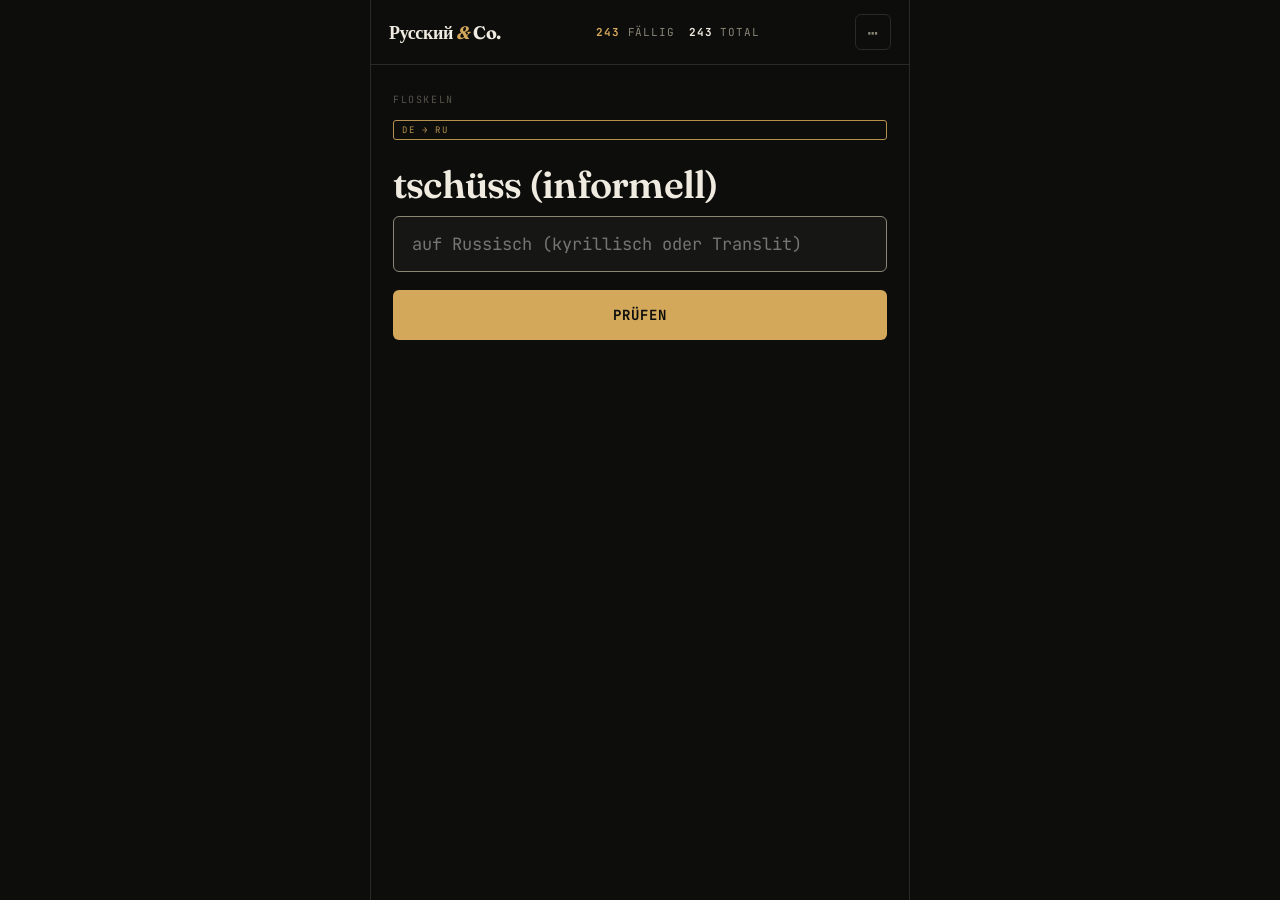
<file: tools/Russisch_Trainer.html>
<!DOCTYPE html>
<html lang="de">
<head>
<meta charset="UTF-8">
<meta name="viewport" content="width=device-width, initial-scale=1.0, viewport-fit=cover">
<meta name="theme-color" content="#0a0a0a">
<meta name="apple-mobile-web-app-capable" content="yes">
<meta name="apple-mobile-web-app-status-bar-style" content="black-translucent">
<title>Russisch Trainer</title>
<link rel="preconnect" href="https://fonts.googleapis.com">
<link rel="preconnect" href="https://fonts.gstatic.com" crossorigin>
<link href="https://fonts.googleapis.com/css2?family=JetBrains+Mono:wght@400;500;700&family=Fraunces:opsz,wght@9..144,400;9..144,600;9..144,700&display=swap" rel="stylesheet">
<style>
* { box-sizing: border-box; margin: 0; padding: 0; -webkit-tap-highlight-color: transparent; }

:root {
  --bg: #0d0d0c;
  --bg-card: #161614;
  --bg-elev: #1f1f1c;
  --line: #2a2a26;
  --text: #f0ebe0;
  --text-dim: #8a8676;
  --text-faint: #56544a;
  --accent: #d4a85a;
  --green: #7fb069;
  --yellow: #e8b339;
  --red: #c95a4f;
  --mono: 'JetBrains Mono', ui-monospace, monospace;
  --serif: 'Fraunces', Georgia, serif;
}

html, body {
  background: var(--bg);
  color: var(--text);
  font-family: var(--mono);
  font-size: 16px;
  height: 100%;
  overflow: hidden;
  overscroll-behavior: none;
}

body {
  display: flex;
  flex-direction: column;
  padding: env(safe-area-inset-top) env(safe-area-inset-right) env(safe-area-inset-bottom) env(safe-area-inset-left);
}

/* HEADER */
header {
  display: flex;
  align-items: center;
  justify-content: space-between;
  padding: 14px 18px;
  border-bottom: 1px solid var(--line);
  flex-shrink: 0;
}

.brand {
  font-family: var(--serif);
  font-weight: 700;
  font-size: 18px;
  letter-spacing: -0.02em;
}

.brand .ampersand { color: var(--accent); font-style: italic; }

.stats {
  display: flex;
  gap: 14px;
  font-size: 11px;
  color: var(--text-dim);
  text-transform: uppercase;
  letter-spacing: 0.08em;
}

.stat-num { color: var(--text); font-weight: 700; }
.stat-num.due { color: var(--accent); }

.icon-btn {
  background: none;
  border: 1px solid var(--line);
  color: var(--text-dim);
  width: 36px; height: 36px;
  border-radius: 6px;
  font-family: inherit;
  font-size: 18px;
  cursor: pointer;
  display: grid;
  place-items: center;
  transition: all 0.15s;
}
.icon-btn:active { background: var(--bg-elev); color: var(--text); }

/* MAIN AREA */
main {
  flex: 1;
  overflow-y: auto;
  display: flex;
  flex-direction: column;
  padding: 28px 22px 22px;
  -webkit-overflow-scrolling: touch;
}

.deck-tag {
  font-size: 10px;
  letter-spacing: 0.16em;
  text-transform: uppercase;
  color: var(--text-faint);
  margin-bottom: 14px;
}

.direction-tag {
  display: inline-block;
  font-size: 9px;
  letter-spacing: 0.18em;
  text-transform: uppercase;
  color: var(--accent);
  border: 1px solid var(--accent);
  padding: 3px 8px;
  border-radius: 3px;
  margin-bottom: 22px;
  opacity: 0.85;
}

.subkat-tag {
  display: inline-block;
  font-size: 9px;
  letter-spacing: 0.14em;
  text-transform: uppercase;
  color: var(--text-dim);
  border: 1px solid var(--line);
  padding: 3px 8px;
  border-radius: 3px;
  margin-bottom: 22px;
  margin-left: 6px;
}

.question {
  font-family: var(--serif);
  font-size: 38px;
  line-height: 1.2;
  font-weight: 600;
  letter-spacing: -0.02em;
  margin-bottom: 8px;
  word-break: break-word;
}

.question.smaller { font-size: 28px; }
.question.cyrillic { font-family: var(--serif); }

.question-sub {
  font-family: var(--mono);
  font-size: 14px;
  color: var(--text-dim);
  margin-bottom: 8px;
  font-style: italic;
}

.question-hint {
  font-size: 12px;
  color: var(--text-faint);
  letter-spacing: 0.04em;
  text-transform: uppercase;
  margin-bottom: 24px;
}

/* INPUT */
.input-wrap {
  margin-bottom: 18px;
}

.answer-input {
  width: 100%;
  background: var(--bg-card);
  border: 1px solid var(--line);
  color: var(--text);
  font-family: var(--mono);
  font-size: 17px;
  padding: 16px 18px;
  border-radius: 6px;
  outline: none;
  transition: border-color 0.15s;
}
.answer-input:focus { border-color: var(--text-dim); }
.answer-input.r-green { border-color: var(--green); background: rgba(127, 176, 105, 0.08); }
.answer-input.r-yellow { border-color: var(--yellow); background: rgba(232, 179, 57, 0.08); }
.answer-input.r-red { border-color: var(--red); background: rgba(201, 90, 79, 0.08); }

/* PRIMARY BUTTONS */
.primary-btn {
  width: 100%;
  background: var(--accent);
  color: var(--bg);
  border: none;
  padding: 16px;
  font-family: var(--mono);
  font-size: 14px;
  font-weight: 700;
  letter-spacing: 0.08em;
  text-transform: uppercase;
  border-radius: 6px;
  cursor: pointer;
  transition: opacity 0.15s;
}
.primary-btn:active { opacity: 0.8; }
.primary-btn:disabled { opacity: 0.3; cursor: not-allowed; }

/* REVEAL */
.reveal {
  margin-top: 8px;
  padding: 18px;
  background: var(--bg-card);
  border: 1px solid var(--line);
  border-radius: 6px;
}

.reveal-label {
  font-size: 10px;
  letter-spacing: 0.16em;
  text-transform: uppercase;
  color: var(--text-faint);
  margin-bottom: 8px;
}

.reveal-term {
  font-family: var(--serif);
  font-size: 24px;
  font-weight: 600;
  margin-bottom: 4px;
  color: var(--text);
  letter-spacing: -0.01em;
  word-break: break-word;
}
.reveal-term.green { color: var(--green); }

.reveal-translit {
  font-family: var(--mono);
  font-size: 14px;
  color: var(--text-dim);
  margin-bottom: 8px;
  font-style: italic;
}

.reveal-desc {
  font-size: 14px;
  line-height: 1.5;
  color: var(--text-dim);
}

.reveal-details {
  margin-top: 14px;
  padding-top: 14px;
  border-top: 1px solid var(--line);
  font-size: 13px;
  line-height: 1.6;
  color: var(--text-dim);
  white-space: pre-line;
}

.reveal-details strong {
  color: var(--text);
  font-weight: 600;
}

.reveal-examples {
  margin-top: 14px;
  padding-top: 14px;
  border-top: 1px solid var(--line);
}

.reveal-examples .ex-label {
  font-size: 10px;
  letter-spacing: 0.16em;
  text-transform: uppercase;
  color: var(--text-faint);
  margin-bottom: 8px;
}

.reveal-examples .ex-row {
  font-size: 13px;
  line-height: 1.6;
  color: var(--text-dim);
  margin-bottom: 4px;
}
.reveal-examples .ex-row .ex-ru {
  color: var(--text);
  font-family: var(--serif);
  font-size: 15px;
}

/* RATING BUTTONS */
.rate-primary {
  margin-top: 14px;
  display: flex;
  flex-direction: column;
  gap: 4px;
  align-items: center;
}
.rate-primary .primary-label {
  display: flex;
  align-items: baseline;
  gap: 10px;
}
.rate-primary .primary-hint {
  font-size: 10px;
  font-weight: 400;
  letter-spacing: 0.04em;
  text-transform: none;
  opacity: 0.7;
}

.rate-primary[data-verdict="green"] { background: var(--green); }
.rate-primary[data-verdict="yellow"] { background: var(--yellow); }
.rate-primary[data-verdict="red"] { background: var(--red); color: var(--text); }

.overrides {
  display: grid;
  grid-template-columns: repeat(3, 1fr);
  gap: 6px;
  margin-top: 8px;
}

.rate-btn-small {
  background: transparent;
  border: 1px solid var(--line);
  color: var(--text-dim);
  padding: 10px 4px;
  font-family: var(--mono);
  font-size: 11px;
  font-weight: 600;
  letter-spacing: 0.04em;
  text-transform: uppercase;
  border-radius: 6px;
  cursor: pointer;
  display: flex;
  flex-direction: column;
  gap: 2px;
  align-items: center;
  transition: all 0.15s;
}
.rate-btn-small:active { transform: scale(0.96); border-color: var(--text-dim); color: var(--text); }
.rate-btn-small .interval-hint {
  font-size: 9px;
  font-weight: 400;
  color: var(--text-faint);
  letter-spacing: 0.02em;
  text-transform: none;
}

.override-label {
  font-size: 10px;
  letter-spacing: 0.16em;
  text-transform: uppercase;
  color: var(--text-faint);
  margin-top: 16px;
  margin-bottom: 6px;
  text-align: center;
}

/* DONE STATE */
.done-state {
  flex: 1;
  display: flex;
  flex-direction: column;
  align-items: center;
  justify-content: center;
  text-align: center;
  padding: 30px 20px;
}
.done-state h2 {
  font-family: var(--serif);
  font-size: 28px;
  margin-bottom: 12px;
  font-weight: 600;
  letter-spacing: -0.02em;
}
.done-state p { color: var(--text-dim); font-size: 14px; line-height: 1.5; }

/* SETTINGS SHEET */
.sheet-bg {
  position: fixed;
  inset: 0;
  background: rgba(0,0,0,0.6);
  z-index: 10;
  opacity: 0;
  pointer-events: none;
  transition: opacity 0.2s;
}
.sheet-bg.open { opacity: 1; pointer-events: auto; }

.sheet {
  position: fixed;
  bottom: 0; left: 0; right: 0;
  background: var(--bg);
  border-top: 1px solid var(--line);
  border-radius: 16px 16px 0 0;
  padding: 14px 22px calc(28px + env(safe-area-inset-bottom));
  z-index: 11;
  transform: translateY(100%);
  transition: transform 0.25s cubic-bezier(0.32, 0.72, 0, 1);
  max-height: 88vh;
  overflow-y: auto;
}
.sheet.open { transform: translateY(0); }

.sheet-handle {
  width: 36px;
  height: 4px;
  background: var(--line);
  border-radius: 2px;
  margin: 0 auto 18px;
}

.sheet h2 {
  font-family: var(--serif);
  font-size: 22px;
  font-weight: 600;
  margin-bottom: 22px;
  letter-spacing: -0.02em;
}

.section-label {
  font-size: 10px;
  letter-spacing: 0.16em;
  text-transform: uppercase;
  color: var(--text-faint);
  margin-bottom: 10px;
  margin-top: 22px;
}
.section-label:first-of-type { margin-top: 0; }

.section-help {
  font-size: 11px;
  color: var(--text-faint);
  margin-bottom: 10px;
  line-height: 1.5;
  font-style: italic;
}

.chip-row {
  display: flex;
  flex-wrap: wrap;
  gap: 6px;
}

.chip {
  background: transparent;
  border: 1px solid var(--line);
  color: var(--text-dim);
  padding: 8px 12px;
  font-family: var(--mono);
  font-size: 12px;
  border-radius: 4px;
  cursor: pointer;
}
.chip.active {
  border-color: var(--accent);
  color: var(--accent);
}

.chip.chip-all {
  border-color: var(--text-faint);
  color: var(--text-dim);
  font-style: italic;
}

.danger-btn {
  width: 100%;
  background: transparent;
  border: 1px solid var(--line);
  color: var(--red);
  padding: 14px;
  margin-top: 8px;
  font-family: var(--mono);
  font-size: 12px;
  font-weight: 700;
  letter-spacing: 0.08em;
  text-transform: uppercase;
  border-radius: 6px;
  cursor: pointer;
}

.detail-stats {
  display: grid;
  grid-template-columns: 1fr 1fr;
  gap: 12px;
  margin-top: 12px;
}

.detail-stat {
  background: var(--bg-card);
  border: 1px solid var(--line);
  padding: 14px;
  border-radius: 6px;
}
.detail-stat .label {
  font-size: 10px;
  letter-spacing: 0.12em;
  text-transform: uppercase;
  color: var(--text-faint);
  margin-bottom: 4px;
}
.detail-stat .value {
  font-family: var(--serif);
  font-size: 24px;
  font-weight: 600;
}

/* Lautschrift-Legende */
.legend-toggle {
  width: 100%;
  background: transparent;
  border: 1px solid var(--line);
  color: var(--text-dim);
  padding: 10px 14px;
  font-family: var(--mono);
  font-size: 11px;
  letter-spacing: 0.08em;
  text-transform: uppercase;
  border-radius: 6px;
  cursor: pointer;
  text-align: left;
  display: flex;
  justify-content: space-between;
  align-items: center;
}

.legend-content {
  display: none;
  margin-top: 8px;
  padding: 14px;
  background: var(--bg-card);
  border: 1px solid var(--line);
  border-radius: 6px;
  font-size: 12px;
  line-height: 1.7;
  color: var(--text-dim);
}
.legend-content.open { display: block; }
.legend-content code {
  background: var(--bg-elev);
  padding: 1px 6px;
  border-radius: 3px;
  color: var(--text);
  font-family: var(--mono);
}
.legend-content strong { color: var(--text); }

/* Toggle-Switch (Lautschrift an/aus) */
.setting-toggle {
  width: 100%;
  display: flex;
  align-items: center;
  justify-content: space-between;
  gap: 12px;
  background: transparent;
  border: 1px solid var(--line);
  border-radius: 6px;
  padding: 12px 14px;
  margin-bottom: 8px;
  cursor: pointer;
  font-family: var(--mono);
}
.setting-toggle .toggle-label {
  font-size: 12px;
  color: var(--text);
  text-align: left;
}
.setting-toggle .toggle-sub {
  display: block;
  font-size: 10px;
  color: var(--text-faint);
  letter-spacing: 0.04em;
  margin-top: 2px;
}
.switch {
  position: relative;
  flex-shrink: 0;
  width: 42px;
  height: 24px;
  border-radius: 12px;
  background: var(--bg-elev);
  border: 1px solid var(--line);
  transition: background 0.15s ease;
}
.switch::after {
  content: '';
  position: absolute;
  top: 2px;
  left: 2px;
  width: 18px;
  height: 18px;
  border-radius: 50%;
  background: var(--text-dim);
  transition: transform 0.15s ease, background 0.15s ease;
}
.setting-toggle.on .switch { background: var(--accent); }
.setting-toggle.on .switch::after { transform: translateX(18px); background: var(--bg); }

@media (min-width: 600px) {
  body { max-width: 540px; margin: 0 auto; border-left: 1px solid var(--line); border-right: 1px solid var(--line); }
}
</style>
</head>
<body>

<header>
  <div class="brand">Русский <span class="ampersand">&amp;</span> Co.</div>
  <div class="stats">
    <div><span class="stat-num due" id="stat-due">0</span> fällig</div>
    <div><span class="stat-num" id="stat-total">0</span> total</div>
  </div>
  <button class="icon-btn" id="open-settings" aria-label="Einstellungen">⋯</button>
</header>

<main id="main"></main>

<!-- SETTINGS SHEET -->
<div class="sheet-bg" id="sheet-bg"></div>
<div class="sheet" id="sheet">
  <div class="sheet-handle"></div>
  <h2>Einstellungen</h2>

  <div class="section-label">Modus</div>
  <div class="chip-row" id="mode-chips">
    <button class="chip" data-mode="de2ru">DE → RU</button>
    <button class="chip" data-mode="ru2de">RU → DE</button>
    <button class="chip" data-mode="both">Beide</button>
  </div>

  <div class="section-label">Themenbereiche</div>
  <div class="chip-row" id="topic-chips"></div>

  <div class="section-label">Grammatik-Subkarten</div>
  <div class="section-help">Zusätzliche Karten für Beugungen. Jede aktivierte Form wird als eigene Karte abgefragt — Grundform wird immer mit angezeigt.</div>
  <div class="chip-row" id="subkat-chips"></div>

  <div class="section-label">Lautschrift</div>
  <button class="setting-toggle" id="translit-toggle" role="switch" aria-checked="true">
    <span class="toggle-label">Lautschrift-Hinweis anzeigen
      <span class="toggle-sub">In Frage und Antwort</span>
    </span>
    <span class="switch" aria-hidden="true"></span>
  </button>
  <button class="legend-toggle" id="legend-toggle">
    <span>Aussprache-Legende</span>
    <span id="legend-arrow">▾</span>
  </button>
  <div class="legend-content" id="legend-content">
    Wir benutzen <strong>keine Fach-Lautschrift</strong>, sondern eine deutsch lesbare Annäherung:<br><br>
    <strong>Konsonanten:</strong><br>
    <code>ß</code> = stimmloses s wie in „Straße" (<code>spaßiba</code> = спасибо)<br>
    <code>s</code> = stimmhaftes s wie in „Sonne"<br>
    <code>ch</code> = wie in „Bach" (<code>chorroscho</code> = хорошо)<br>
    <code>tsch</code> = wie in „Tschüss" (<code>tschaj</code> = чай)<br>
    <code>sch</code> = wie in „Schule"<br>
    <code>schtsch</code> = sehr weiches sch<br>
    <code>j</code> = wie in „ja" (<code>njet</code> = нет)<br>
    <code>r</code> = gerollt mit der Zungenspitze<br><br>
    <strong>Vokale:</strong><br>
    <code>y</code> = das harte russische ы — wie ein dumpfes „i", Zunge zurück<br>
    <code>jo</code> = wie in „Jo" (<code>jolka</code> = ёлка)<br>
    unbetontes о klingt wie a (deshalb <code>chorraschó</code>)<br><br>
    <strong>Betonung:</strong> die <strong>BETONTE Silbe</strong> ist GROSSGESCHRIEBEN.<br>
    Beispiel: <code>spaßIba</code> — Betonung auf „si".
  </div>

  <div class="section-label">Statistik</div>
  <div class="detail-stats">
    <div class="detail-stat"><div class="label">Neu</div><div class="value" id="d-new">0</div></div>
    <div class="detail-stat"><div class="label">Lernend</div><div class="value" id="d-learn">0</div></div>
    <div class="detail-stat"><div class="label">Gefestigt</div><div class="value" id="d-mature">0</div></div>
    <div class="detail-stat"><div class="label">Heute gelernt</div><div class="value" id="d-today">0</div></div>
  </div>

  <div class="section-label">Reset</div>
  <button class="danger-btn" id="reset-btn">Lernfortschritt zurücksetzen</button>
</div>

<script>
// CARDS — Russisch-Trainer Datensatz
// Lautschrift-Konvention: deutsch-lesbar, betonte Silbe in GROSSBUCHSTABEN

const CARDS = [

// =========================================================
// 1. FLOSKELN & REDEWENDUNGEN
// =========================================================
{ topic:"Floskeln", ru:"привет", translit:"priwJET", de:"hallo (informell)", notes:"Unter Freunden, mit Du-Form." },
{ topic:"Floskeln", ru:"здравствуйте", translit:"sdrAStwujtje", de:"guten Tag (formell)", notes:"Höflich, mit Sie-Form. Das erste 'в' wird oft verschluckt." },
{ topic:"Floskeln", ru:"доброе утро", translit:"dObraje Utra", de:"guten Morgen" },
{ topic:"Floskeln", ru:"добрый день", translit:"dObry djen", de:"guten Tag" },
{ topic:"Floskeln", ru:"добрый вечер", translit:"dObry wJEtschir", de:"guten Abend" },
{ topic:"Floskeln", ru:"спокойной ночи", translit:"spakOjnaj nOtschi", de:"gute Nacht", notes:"Wörtlich: 'einer ruhigen Nacht'." },
{ topic:"Floskeln", ru:"до свидания", translit:"daßwidAnja", de:"auf Wiedersehen" },
{ topic:"Floskeln", ru:"пока", translit:"pakA", de:"tschüss (informell)" },
{ topic:"Floskeln", ru:"как дела?", translit:"kak dilA", de:"wie geht's?" },
{ topic:"Floskeln", ru:"всё хорошо", translit:"fßjo charaschO", de:"alles gut" },
{ topic:"Floskeln", ru:"нормально", translit:"narmAljna", de:"in Ordnung / passt schon" },
{ topic:"Floskeln", ru:"плохо", translit:"plOcha", de:"schlecht" },

// =========================================================
// 2. HÖFLICHKEIT & SMALLTALK
// =========================================================
{ topic:"Höflichkeit", ru:"спасибо", translit:"spaßIba", de:"danke" },
{ topic:"Höflichkeit", ru:"большое спасибо", translit:"baljschOje spaßIba", de:"vielen Dank" },
{ topic:"Höflichkeit", ru:"пожалуйста", translit:"paschAlußta", de:"bitte / gern geschehen", notes:"Doppelfunktion: 'bitte' beim Fragen UND 'gern geschehen' als Antwort auf Danke." },
{ topic:"Höflichkeit", ru:"извините", translit:"iswinItje", de:"entschuldigen Sie", notes:"Höflich, mit Sie-Form. Eigentlich ein Imperativ." },
{ topic:"Höflichkeit", ru:"прости", translit:"praßtI", de:"entschuldige (informell)" },
{ topic:"Höflichkeit", ru:"ничего", translit:"nitschiwO", de:"macht nichts / kein Problem", notes:"Wörtlich 'nichts' — Antwort auf Entschuldigung." },
{ topic:"Höflichkeit", ru:"не за что", translit:"nJEsaschta", de:"keine Ursache", notes:"Antwort auf Danke." },
{ topic:"Höflichkeit", ru:"очень приятно", translit:"Otschin prijAtna", de:"sehr angenehm", notes:"Beim Kennenlernen." },
{ topic:"Höflichkeit", ru:"меня зовут …", translit:"minJA sawUt", de:"ich heiße …", notes:"Wörtlich: 'mich nennen sie …'" },
{ topic:"Höflichkeit", ru:"как вас зовут?", translit:"kak waß sawUt", de:"wie heißen Sie?" },

// =========================================================
// 3. JA/NEIN & BASISANTWORTEN
// =========================================================
{ topic:"Basis", ru:"да", translit:"da", de:"ja" },
{ topic:"Basis", ru:"нет", translit:"njet", de:"nein" },
{ topic:"Basis", ru:"может быть", translit:"mOschit byt", de:"vielleicht" },
{ topic:"Basis", ru:"конечно", translit:"kanJEschna", de:"natürlich / klar" },
{ topic:"Basis", ru:"не знаю", translit:"njeSnAju", de:"ich weiß nicht" },
{ topic:"Basis", ru:"я понимаю", translit:"ja panimAju", de:"ich verstehe" },
{ topic:"Basis", ru:"я не понимаю", translit:"ja njepanimAju", de:"ich verstehe nicht" },
{ topic:"Basis", ru:"повторите, пожалуйста", translit:"paftarItje paschAlußta", de:"wiederholen Sie bitte" },
{ topic:"Basis", ru:"медленнее, пожалуйста", translit:"mJEdliniije paschAlußta", de:"langsamer, bitte" },
{ topic:"Basis", ru:"я говорю по-немецки", translit:"ja gawarJU panimJEzki", de:"ich spreche Deutsch" },
{ topic:"Basis", ru:"вы говорите по-английски?", translit:"wy gawarItje panangLIjski", de:"sprechen Sie Englisch?" },

// =========================================================
// 4. SICH AUSDRÜCKEN — WÜNSCHE
// =========================================================
{ topic:"Wünsche", ru:"я хочу …", translit:"ja chatschU", de:"ich möchte / ich will …",
  examples:[
    { ru:"я хочу чай", translit:"ja chatschU tschaj", de:"ich möchte Tee" },
    { ru:"я хочу есть", translit:"ja chatschU jeßt", de:"ich möchte essen" }
  ]
},
{ topic:"Wünsche", ru:"я бы хотел …", translit:"ja by chatJEL", de:"ich hätte gerne … (m)", notes:"Höflicher als 'я хочу'. Männliche Form." },
{ topic:"Wünsche", ru:"я бы хотела …", translit:"ja by chatJEla", de:"ich hätte gerne … (f)", notes:"Weibliche Form." },
{ topic:"Wünsche", ru:"мне нужен …", translit:"mnje nUschin", de:"ich brauche … (m)", notes:"Vor maskulinen Substantiven: 'мне нужен билет' — ich brauche ein Ticket.",
  examples:[ { ru:"мне нужен билет", translit:"mnje nUschin bilJET", de:"ich brauche ein Ticket" } ]
},
{ topic:"Wünsche", ru:"мне нужна …", translit:"mnje nuschnA", de:"ich brauche … (f)", notes:"Vor femininen Substantiven.",
  examples:[ { ru:"мне нужна вода", translit:"mnje nuschnA wadA", de:"ich brauche Wasser" } ]
},
{ topic:"Wünsche", ru:"мне нужно …", translit:"mnje nUschna", de:"ich brauche … (n) / ich muss …", notes:"Vor neutralen Substantiven ODER vor Verben: 'мне нужно идти' — ich muss gehen.",
  examples:[ { ru:"мне нужно идти", translit:"mnje nUschna ittI", de:"ich muss gehen" } ]
},
{ topic:"Wünsche", ru:"мне нравится …", translit:"mnje nrAwiza", de:"mir gefällt … / ich mag …",
  examples:[ { ru:"мне нравится Москва", translit:"mnje nrAwiza maßkwA", de:"mir gefällt Moskau" } ]
},
{ topic:"Wünsche", ru:"я люблю …", translit:"ja ljublJU", de:"ich liebe / ich mag (sehr) …", notes:"Stärker als 'мне нравится'." },

// =========================================================
// 5. SICH AUSDRÜCKEN — FRAGEN
// =========================================================
{ topic:"Fragen", ru:"что?", translit:"schto", de:"was?" },
{ topic:"Fragen", ru:"кто?", translit:"kto", de:"wer?" },
{ topic:"Fragen", ru:"где?", translit:"gdje", de:"wo?" },
{ topic:"Fragen", ru:"куда?", translit:"kudA", de:"wohin?" },
{ topic:"Fragen", ru:"откуда?", translit:"atkUda", de:"woher?" },
{ topic:"Fragen", ru:"когда?", translit:"kagdA", de:"wann?" },
{ topic:"Fragen", ru:"почему?", translit:"patschimU", de:"warum?" },
{ topic:"Fragen", ru:"как?", translit:"kak", de:"wie?" },
{ topic:"Fragen", ru:"сколько?", translit:"skOljka", de:"wie viel?" },
{ topic:"Fragen", ru:"что это?", translit:"schto Eta", de:"was ist das?" },
{ topic:"Fragen", ru:"сколько стоит?", translit:"skOljka stOit", de:"wie viel kostet das?" },
{ topic:"Fragen", ru:"где находится …?", translit:"gdje nachOdiza", de:"wo befindet sich …?",
  examples:[ { ru:"где находится туалет?", translit:"gdje nachOdiza tualJET", de:"wo ist die Toilette?" } ]
},
{ topic:"Fragen", ru:"можно …?", translit:"mOschna", de:"darf ich …? / kann man …?",
  examples:[ { ru:"можно войти?", translit:"mOschna wajtI", de:"darf ich reinkommen?" } ]
},
{ topic:"Fragen", ru:"у вас есть …?", translit:"u waß jeßt", de:"haben Sie …?",
  examples:[ { ru:"у вас есть кофе?", translit:"u waß jeßt kOfje", de:"haben Sie Kaffee?" } ]
},

// =========================================================
// 6. VERNEINUNG
// =========================================================
{ topic:"Verneinung", ru:"не", translit:"nje", de:"nicht", notes:"Vor dem Wort, das verneint wird: 'я не знаю'." },
{ topic:"Verneinung", ru:"нет", translit:"njet", de:"nein / es gibt nicht", notes:"Auch im Sinn von 'nicht vorhanden': 'у меня нет времени' — ich habe keine Zeit." },
{ topic:"Verneinung", ru:"никогда", translit:"nikagdA", de:"niemals" },
{ topic:"Verneinung", ru:"ничего", translit:"nitschiwO", de:"nichts" },
{ topic:"Verneinung", ru:"никто", translit:"niktO", de:"niemand" },
{ topic:"Verneinung", ru:"нигде", translit:"nigdJE", de:"nirgends" },
{ topic:"Verneinung", ru:"у меня нет …", translit:"u minJA njet", de:"ich habe kein …", notes:"Wörtlich 'bei mir gibt es kein …'.",
  examples:[ { ru:"у меня нет времени", translit:"u minJA njet wrJEmini", de:"ich habe keine Zeit" } ]
},

// =========================================================
// 7. ZAHLEN, MENGEN, ZEIT
// =========================================================
{ topic:"Zahlen & Zeit", ru:"один", translit:"adIN", de:"eins", notes:"Männlich. Weiblich: одна, neutral: одно." },
{ topic:"Zahlen & Zeit", ru:"два", translit:"dwa", de:"zwei", notes:"Männlich/neutral. Weiblich: две." },
{ topic:"Zahlen & Zeit", ru:"три", translit:"tri", de:"drei" },
{ topic:"Zahlen & Zeit", ru:"четыре", translit:"tschitYrje", de:"vier" },
{ topic:"Zahlen & Zeit", ru:"пять", translit:"pjat", de:"fünf" },
{ topic:"Zahlen & Zeit", ru:"шесть", translit:"schEßt", de:"sechs" },
{ topic:"Zahlen & Zeit", ru:"семь", translit:"ßjem", de:"sieben" },
{ topic:"Zahlen & Zeit", ru:"восемь", translit:"wOßim", de:"acht" },
{ topic:"Zahlen & Zeit", ru:"девять", translit:"dJEwit", de:"neun" },
{ topic:"Zahlen & Zeit", ru:"десять", translit:"dJEßit", de:"zehn" },
{ topic:"Zahlen & Zeit", ru:"двадцать", translit:"dwAtzat", de:"zwanzig" },
{ topic:"Zahlen & Zeit", ru:"сто", translit:"sto", de:"hundert" },
{ topic:"Zahlen & Zeit", ru:"тысяча", translit:"tYßitscha", de:"tausend" },
{ topic:"Zahlen & Zeit", ru:"сегодня", translit:"ßiwOdnja", de:"heute" },
{ topic:"Zahlen & Zeit", ru:"завтра", translit:"sAftra", de:"morgen" },
{ topic:"Zahlen & Zeit", ru:"вчера", translit:"ftschirA", de:"gestern" },
{ topic:"Zahlen & Zeit", ru:"сейчас", translit:"ßitschAß", de:"jetzt" },
{ topic:"Zahlen & Zeit", ru:"потом", translit:"patOm", de:"später / dann" },
{ topic:"Zahlen & Zeit", ru:"утро", translit:"Utra", de:"Morgen (Tageszeit)" },
{ topic:"Zahlen & Zeit", ru:"день", translit:"djen", de:"Tag" },
{ topic:"Zahlen & Zeit", ru:"вечер", translit:"wJEtschir", de:"Abend" },
{ topic:"Zahlen & Zeit", ru:"ночь", translit:"notsch", de:"Nacht" },
{ topic:"Zahlen & Zeit", ru:"час", translit:"tschaß", de:"Stunde / Uhr (Uhrzeit)" },
{ topic:"Zahlen & Zeit", ru:"минута", translit:"minUta", de:"Minute" },

// =========================================================
// 8. PERSONEN & FAMILIE
// =========================================================
{ topic:"Personen", ru:"я", translit:"ja", de:"ich" },
{ topic:"Personen", ru:"ты", translit:"ty", de:"du" },
{ topic:"Personen", ru:"он", translit:"on", de:"er" },
{ topic:"Personen", ru:"она", translit:"anA", de:"sie" },
{ topic:"Personen", ru:"оно", translit:"anO", de:"es" },
{ topic:"Personen", ru:"мы", translit:"my", de:"wir" },
{ topic:"Personen", ru:"вы", translit:"wy", de:"ihr / Sie" },
{ topic:"Personen", ru:"они", translit:"anI", de:"sie (Plural)" },
{ topic:"Personen", ru:"человек", translit:"tschilawJEk", de:"Mensch", notes:"Plural unregelmäßig: люди (ljUdi) — Leute." },
{ topic:"Personen", ru:"мужчина", translit:"muschtschIna", de:"Mann" },
{ topic:"Personen", ru:"женщина", translit:"schEnschtschina", de:"Frau" },
{ topic:"Personen", ru:"друг", translit:"druk", de:"Freund (m)", notes:"Auslautendes г wird wie 'k' gesprochen." },
{ topic:"Personen", ru:"подруга", translit:"padrUga", de:"Freundin (f)" },
{ topic:"Personen", ru:"мама", translit:"mAma", de:"Mama" },
{ topic:"Personen", ru:"папа", translit:"pApa", de:"Papa" },
{ topic:"Personen", ru:"сын", translit:"syn", de:"Sohn" },
{ topic:"Personen", ru:"дочь", translit:"dotsch", de:"Tochter" },
{ topic:"Personen", ru:"брат", translit:"brat", de:"Bruder" },
{ topic:"Personen", ru:"сестра", translit:"ßistrA", de:"Schwester" },
{ topic:"Personen", ru:"ребёнок", translit:"ribJOnak", de:"Kind", notes:"Plural unregelmäßig: дети (dJEti) — Kinder." },

// =========================================================
// 9. ESSEN & TRINKEN
// =========================================================
{ topic:"Essen & Trinken", ru:"вода", translit:"wadA", de:"Wasser (f)" },
{ topic:"Essen & Trinken", ru:"чай", translit:"tschaj", de:"Tee (m)" },
{ topic:"Essen & Trinken", ru:"кофе", translit:"kOfje", de:"Kaffee (m)", notes:"Unflektierbar — bleibt immer 'кофе'." },
{ topic:"Essen & Trinken", ru:"молоко", translit:"malakO", de:"Milch (n)" },
{ topic:"Essen & Trinken", ru:"пиво", translit:"pIwa", de:"Bier (n)" },
{ topic:"Essen & Trinken", ru:"вино", translit:"winO", de:"Wein (n)" },
{ topic:"Essen & Trinken", ru:"хлеб", translit:"chljep", de:"Brot (m)" },
{ topic:"Essen & Trinken", ru:"мясо", translit:"mJAßa", de:"Fleisch (n)" },
{ topic:"Essen & Trinken", ru:"рыба", translit:"rYba", de:"Fisch (f)" },
{ topic:"Essen & Trinken", ru:"сыр", translit:"ßyr", de:"Käse (m)" },
{ topic:"Essen & Trinken", ru:"яйцо", translit:"jaizO", de:"Ei (n)" },
{ topic:"Essen & Trinken", ru:"суп", translit:"ßup", de:"Suppe (m!)", notes:"Im Russischen männlich." },
{ topic:"Essen & Trinken", ru:"завтрак", translit:"sAftrak", de:"Frühstück (m)" },
{ topic:"Essen & Trinken", ru:"обед", translit:"abJET", de:"Mittagessen (m)" },
{ topic:"Essen & Trinken", ru:"ужин", translit:"UschIn", de:"Abendessen (m)" },
{ topic:"Essen & Trinken", ru:"ресторан", translit:"riStarAn", de:"Restaurant (m)" },
{ topic:"Essen & Trinken", ru:"меню", translit:"minJU", de:"Speisekarte (n)", notes:"Unflektierbar." },
{ topic:"Essen & Trinken", ru:"счёт, пожалуйста", translit:"schtschot paschAlußta", de:"die Rechnung, bitte" },
{ topic:"Essen & Trinken", ru:"вкусно", translit:"fkUßna", de:"lecker / schmeckt gut" },

// =========================================================
// 10. EINKAUFEN
// =========================================================
{ topic:"Einkaufen", ru:"магазин", translit:"magasIn", de:"Geschäft / Laden (m)" },
{ topic:"Einkaufen", ru:"супермаркет", translit:"ßupermArkjet", de:"Supermarkt (m)" },
{ topic:"Einkaufen", ru:"рынок", translit:"rYnak", de:"Markt (m)" },
{ topic:"Einkaufen", ru:"деньги", translit:"dJENgi", de:"Geld (Plural)", notes:"Existiert nur im Plural." },
{ topic:"Einkaufen", ru:"рубль", translit:"rUblj", de:"Rubel (m)" },
{ topic:"Einkaufen", ru:"евро", translit:"jEwra", de:"Euro (m)", notes:"Unflektierbar." },
{ topic:"Einkaufen", ru:"дорого", translit:"dOraga", de:"teuer" },
{ topic:"Einkaufen", ru:"дёшево", translit:"djOscheva", de:"billig" },
{ topic:"Einkaufen", ru:"скидка", translit:"ßkItka", de:"Rabatt (f)" },
{ topic:"Einkaufen", ru:"касса", translit:"kAßa", de:"Kasse (f)" },
{ topic:"Einkaufen", ru:"карта", translit:"kArta", de:"Karte (f)", notes:"Bank-, Speise-, Land- — alles 'карта'." },
{ topic:"Einkaufen", ru:"наличные", translit:"nalItschnyje", de:"Bargeld (Plural)" },
{ topic:"Einkaufen", ru:"чек", translit:"tschek", de:"Quittung / Beleg (m)" },

// =========================================================
// 11. ORIENTIERUNG
// =========================================================
{ topic:"Orientierung", ru:"здесь", translit:"sdjeß", de:"hier" },
{ topic:"Orientierung", ru:"там", translit:"tam", de:"dort" },
{ topic:"Orientierung", ru:"налево", translit:"nalJEwa", de:"nach links" },
{ topic:"Orientierung", ru:"направо", translit:"naprAwa", de:"nach rechts" },
{ topic:"Orientierung", ru:"прямо", translit:"prJAma", de:"geradeaus" },
{ topic:"Orientierung", ru:"далеко", translit:"dalikO", de:"weit" },
{ topic:"Orientierung", ru:"близко", translit:"blIska", de:"nah" },
{ topic:"Orientierung", ru:"рядом", translit:"rJAdam", de:"nebenan / in der Nähe" },
{ topic:"Orientierung", ru:"вход", translit:"fchot", de:"Eingang (m)" },
{ topic:"Orientierung", ru:"выход", translit:"wYchat", de:"Ausgang (m)" },
{ topic:"Orientierung", ru:"туалет", translit:"tualJET", de:"Toilette (m)" },
{ topic:"Orientierung", ru:"улица", translit:"Ulitza", de:"Straße (f)" },

// =========================================================
// 12. REISEN & VERKEHR
// =========================================================
{ topic:"Reisen", ru:"вокзал", translit:"wakSAL", de:"Bahnhof (m)" },
{ topic:"Reisen", ru:"аэропорт", translit:"aerapOrt", de:"Flughafen (m)" },
{ topic:"Reisen", ru:"метро", translit:"mitrO", de:"Metro (n)", notes:"Unflektierbar." },
{ topic:"Reisen", ru:"автобус", translit:"aftObuß", de:"Bus (m)" },
{ topic:"Reisen", ru:"поезд", translit:"pOjist", de:"Zug (m)" },
{ topic:"Reisen", ru:"такси", translit:"takßI", de:"Taxi (n)", notes:"Unflektierbar." },
{ topic:"Reisen", ru:"машина", translit:"maschYna", de:"Auto (f)" },
{ topic:"Reisen", ru:"билет", translit:"bilJET", de:"Ticket / Fahrkarte (m)" },
{ topic:"Reisen", ru:"паспорт", translit:"pAßpart", de:"Reisepass (m)" },
{ topic:"Reisen", ru:"багаж", translit:"bagAsch", de:"Gepäck (m)" },
{ topic:"Reisen", ru:"гостиница", translit:"gaßtIniza", de:"Hotel (f)" },
{ topic:"Reisen", ru:"мне нужен билет до …", translit:"mnje nUschin bilJET da", de:"ich brauche ein Ticket nach …",
  examples:[ { ru:"мне нужен билет до Москвы", translit:"mnje nUschin bilJET da maßkwY", de:"ich brauche ein Ticket nach Moskau" } ]
},

// =========================================================
// 13. WOHNEN
// =========================================================
{ topic:"Wohnen", ru:"дом", translit:"dom", de:"Haus (m)" },
{ topic:"Wohnen", ru:"квартира", translit:"kwartIra", de:"Wohnung (f)" },
{ topic:"Wohnen", ru:"комната", translit:"kOmnata", de:"Zimmer (f)" },
{ topic:"Wohnen", ru:"кухня", translit:"kUchnja", de:"Küche (f)" },
{ topic:"Wohnen", ru:"ванная", translit:"wAnnaja", de:"Bad (f)" },
{ topic:"Wohnen", ru:"дверь", translit:"dwjer", de:"Tür (f)" },
{ topic:"Wohnen", ru:"окно", translit:"aknO", de:"Fenster (n)" },

// =========================================================
// 14. NOTFALL & HILFE
// =========================================================
{ topic:"Notfall", ru:"помогите!", translit:"pamagItje", de:"Hilfe!", notes:"Eigentlich Imperativ Plural von помочь — 'helfen Sie!'" },
{ topic:"Notfall", ru:"мне плохо", translit:"mnje plOcha", de:"mir ist schlecht" },
{ topic:"Notfall", ru:"вызовите врача", translit:"wYsawitje wratschA", de:"rufen Sie einen Arzt" },
{ topic:"Notfall", ru:"вызовите полицию", translit:"wYsawitje palItzyju", de:"rufen Sie die Polizei" },
{ topic:"Notfall", ru:"больница", translit:"baljnIza", de:"Krankenhaus (f)" },
{ topic:"Notfall", ru:"врач", translit:"wratsch", de:"Arzt (m)" },
{ topic:"Notfall", ru:"полиция", translit:"palItzyja", de:"Polizei (f)" },
{ topic:"Notfall", ru:"опасно", translit:"apAßna", de:"gefährlich" },
{ topic:"Notfall", ru:"осторожно!", translit:"aßtarOschna", de:"Vorsicht!" },

// =========================================================
// 15. VERBEN (mit Präsens-Konjugation als Subkarten)
// =========================================================
{ topic:"Verben", ru:"быть", translit:"byt", de:"sein", notes:"Im Präsens meist weggelassen: 'я студент' = ich (bin) Student. Im Russischen sehr ungewöhnlich.",
  variants: { praesens: [
    { ru:"я есть",      translit:"ja jeßt",     de:"ich bin",      hint:"ich",       notes:"Wird im Alltag fast nie benutzt — Präsens von 'sein' wird ausgelassen." }
  ]}
},
{ topic:"Verben", ru:"иметь", translit:"imJEt", de:"haben", notes:"WICHTIG: Russen sagen meist NICHT 'я имею', sondern 'у меня есть' — 'bei mir ist'." },
{ topic:"Verben", ru:"делать", translit:"dJElat", de:"machen / tun (imperfektiv)",
  variants: { praesens: [
    { ru:"я делаю",     translit:"ja dJElaju",    de:"ich mache",      hint:"ich" },
    { ru:"ты делаешь",  translit:"ty dJElajisch", de:"du machst",      hint:"du" },
    { ru:"он делает",   translit:"on dJElajit",   de:"er macht",       hint:"er/sie/es" },
    { ru:"мы делаем",   translit:"my dJElajim",   de:"wir machen",     hint:"wir" },
    { ru:"вы делаете",  translit:"wy dJElajitje", de:"ihr macht / Sie machen", hint:"ihr/Sie" },
    { ru:"они делают",  translit:"anI dJElajut",  de:"sie machen",     hint:"sie (Pl)" }
  ]}
},
{ topic:"Verben", ru:"идти", translit:"ittI", de:"gehen (zu Fuß, gerade jetzt)", notes:"Imperfektiv. Nur für jetzt-gerade-unterwegs. Für allgemein: ходить.",
  variants: { praesens: [
    { ru:"я иду",       translit:"ja idU",        de:"ich gehe",       hint:"ich" },
    { ru:"ты идёшь",    translit:"ty idJOsch",    de:"du gehst",       hint:"du" },
    { ru:"он идёт",     translit:"on idJOt",      de:"er geht",        hint:"er/sie/es" },
    { ru:"мы идём",     translit:"my idJOm",      de:"wir gehen",      hint:"wir" },
    { ru:"вы идёте",    translit:"wy idJOtje",    de:"ihr geht / Sie gehen", hint:"ihr/Sie" },
    { ru:"они идут",    translit:"anI idUt",      de:"sie gehen",      hint:"sie (Pl)" }
  ]}
},
{ topic:"Verben", ru:"говорить", translit:"gawarIt", de:"sprechen / sagen",
  variants: { praesens: [
    { ru:"я говорю",       translit:"ja gawarJU",      de:"ich spreche",    hint:"ich" },
    { ru:"ты говоришь",    translit:"ty gawarIsch",    de:"du sprichst",    hint:"du" },
    { ru:"он говорит",     translit:"on gawarIt",      de:"er spricht",     hint:"er/sie/es" },
    { ru:"мы говорим",     translit:"my gawarIm",      de:"wir sprechen",   hint:"wir" },
    { ru:"вы говорите",    translit:"wy gawarItje",    de:"ihr sprecht / Sie sprechen", hint:"ihr/Sie" },
    { ru:"они говорят",    translit:"anI gawarJAt",    de:"sie sprechen",   hint:"sie (Pl)" }
  ]}
},
{ topic:"Verben", ru:"знать", translit:"snat", de:"wissen / kennen",
  variants: { praesens: [
    { ru:"я знаю",      translit:"ja snAju",     de:"ich weiß",       hint:"ich" },
    { ru:"ты знаешь",   translit:"ty snAjisch",  de:"du weißt",       hint:"du" },
    { ru:"он знает",    translit:"on snAjit",    de:"er weiß",        hint:"er/sie/es" },
    { ru:"мы знаем",    translit:"my snAjim",    de:"wir wissen",     hint:"wir" },
    { ru:"вы знаете",   translit:"wy snAjitje",  de:"ihr wisst / Sie wissen", hint:"ihr/Sie" },
    { ru:"они знают",   translit:"anI snAjut",   de:"sie wissen",     hint:"sie (Pl)" }
  ]}
},
{ topic:"Verben", ru:"хотеть", translit:"chatJEt", de:"wollen / möchten", notes:"Unregelmäßig — Stammwechsel.",
  variants: { praesens: [
    { ru:"я хочу",      translit:"ja chatschU",    de:"ich will",       hint:"ich" },
    { ru:"ты хочешь",   translit:"ty chOtschisch", de:"du willst",      hint:"du" },
    { ru:"он хочет",    translit:"on chOtschit",   de:"er will",        hint:"er/sie/es" },
    { ru:"мы хотим",    translit:"my chatIm",      de:"wir wollen",     hint:"wir" },
    { ru:"вы хотите",   translit:"wy chatItje",    de:"ihr wollt / Sie wollen", hint:"ihr/Sie" },
    { ru:"они хотят",   translit:"anI chatJAt",    de:"sie wollen",     hint:"sie (Pl)" }
  ]}
},
{ topic:"Verben", ru:"мочь", translit:"motsch", de:"können", notes:"Unregelmäßig.",
  variants: { praesens: [
    { ru:"я могу",      translit:"ja magU",      de:"ich kann",       hint:"ich" },
    { ru:"ты можешь",   translit:"ty mOschisch", de:"du kannst",      hint:"du" },
    { ru:"он может",    translit:"on mOschit",   de:"er kann",        hint:"er/sie/es" },
    { ru:"мы можем",    translit:"my mOschim",   de:"wir können",     hint:"wir" },
    { ru:"вы можете",   translit:"wy mOschitje", de:"ihr könnt / Sie können", hint:"ihr/Sie" },
    { ru:"они могут",   translit:"anI mOgut",    de:"sie können",     hint:"sie (Pl)" }
  ]}
},
{ topic:"Verben", ru:"видеть", translit:"wIdjet", de:"sehen",
  variants: { praesens: [
    { ru:"я вижу",      translit:"ja wIschu",    de:"ich sehe",       hint:"ich" },
    { ru:"ты видишь",   translit:"ty wIdisch",   de:"du siehst",      hint:"du" },
    { ru:"он видит",    translit:"on wIdit",     de:"er sieht",       hint:"er/sie/es" },
    { ru:"мы видим",    translit:"my wIdim",     de:"wir sehen",      hint:"wir" },
    { ru:"вы видите",   translit:"wy wIditje",   de:"ihr seht / Sie sehen", hint:"ihr/Sie" },
    { ru:"они видят",   translit:"anI wIdjat",   de:"sie sehen",      hint:"sie (Pl)" }
  ]}
},
{ topic:"Verben", ru:"есть", translit:"jeßt", de:"essen", notes:"Auch im Sinn von 'es gibt' verwendet: 'у меня есть' — ich habe.",
  variants: { praesens: [
    { ru:"я ем",        translit:"ja jem",       de:"ich esse",       hint:"ich" },
    { ru:"ты ешь",      translit:"ty jesch",     de:"du isst",        hint:"du" },
    { ru:"он ест",      translit:"on jeßt",      de:"er isst",        hint:"er/sie/es" },
    { ru:"мы едим",     translit:"my jidIm",     de:"wir essen",      hint:"wir" },
    { ru:"вы едите",    translit:"wy jidItje",   de:"ihr esst / Sie essen", hint:"ihr/Sie" },
    { ru:"они едят",    translit:"anI jidJAt",   de:"sie essen",      hint:"sie (Pl)" }
  ]}
},
{ topic:"Verben", ru:"пить", translit:"pit", de:"trinken",
  variants: { praesens: [
    { ru:"я пью",       translit:"ja pju",       de:"ich trinke",     hint:"ich" },
    { ru:"ты пьёшь",    translit:"ty pjOsch",    de:"du trinkst",     hint:"du" },
    { ru:"он пьёт",     translit:"on pjOt",      de:"er trinkt",      hint:"er/sie/es" },
    { ru:"мы пьём",     translit:"my pjOm",      de:"wir trinken",    hint:"wir" },
    { ru:"вы пьёте",    translit:"wy pjOtje",    de:"ihr trinkt / Sie trinken", hint:"ihr/Sie" },
    { ru:"они пьют",    translit:"anI pjut",     de:"sie trinken",    hint:"sie (Pl)" }
  ]}
},
{ topic:"Verben", ru:"жить", translit:"schyt", de:"leben / wohnen",
  variants: { praesens: [
    { ru:"я живу",      translit:"ja schywU",      de:"ich lebe / wohne", hint:"ich" },
    { ru:"ты живёшь",   translit:"ty schywJOsch",  de:"du lebst / wohnst", hint:"du" },
    { ru:"он живёт",    translit:"on schywJOt",    de:"er lebt / wohnt",   hint:"er/sie/es" },
    { ru:"мы живём",    translit:"my schywJOm",    de:"wir leben / wohnen", hint:"wir" },
    { ru:"вы живёте",   translit:"wy schywJOtje",  de:"ihr lebt / Sie leben", hint:"ihr/Sie" },
    { ru:"они живут",   translit:"anI schywUt",    de:"sie leben / wohnen", hint:"sie (Pl)" }
  ]}
},
{ topic:"Verben", ru:"работать", translit:"rabOtat", de:"arbeiten",
  variants: { praesens: [
    { ru:"я работаю",     translit:"ja rabOtaju",      de:"ich arbeite",     hint:"ich" },
    { ru:"ты работаешь",  translit:"ty rabOtajisch",   de:"du arbeitest",    hint:"du" },
    { ru:"он работает",   translit:"on rabOtajit",     de:"er arbeitet",     hint:"er/sie/es" },
    { ru:"мы работаем",   translit:"my rabOtajim",     de:"wir arbeiten",    hint:"wir" },
    { ru:"вы работаете",  translit:"wy rabOtajitje",   de:"ihr arbeitet / Sie arbeiten", hint:"ihr/Sie" },
    { ru:"они работают",  translit:"anI rabOtajut",    de:"sie arbeiten",    hint:"sie (Pl)" }
  ]}
},
{ topic:"Verben", ru:"читать", translit:"tschitAt", de:"lesen",
  variants: { praesens: [
    { ru:"я читаю",     translit:"ja tschitAju",      de:"ich lese",       hint:"ich" },
    { ru:"ты читаешь",  translit:"ty tschitAjisch",   de:"du liest",       hint:"du" },
    { ru:"он читает",   translit:"on tschitAjit",     de:"er liest",       hint:"er/sie/es" },
    { ru:"мы читаем",   translit:"my tschitAjim",     de:"wir lesen",      hint:"wir" },
    { ru:"вы читаете",  translit:"wy tschitAjitje",   de:"ihr lest / Sie lesen", hint:"ihr/Sie" },
    { ru:"они читают",  translit:"anI tschitAjut",    de:"sie lesen",      hint:"sie (Pl)" }
  ]}
},
{ topic:"Verben", ru:"писать", translit:"pißAt", de:"schreiben",
  variants: { praesens: [
    { ru:"я пишу",      translit:"ja pischU",      de:"ich schreibe",   hint:"ich" },
    { ru:"ты пишешь",   translit:"ty pIschisch",   de:"du schreibst",   hint:"du" },
    { ru:"он пишет",    translit:"on pIschit",     de:"er schreibt",    hint:"er/sie/es" },
    { ru:"мы пишем",    translit:"my pIschim",     de:"wir schreiben",  hint:"wir" },
    { ru:"вы пишете",   translit:"wy pIschitje",   de:"ihr schreibt / Sie schreiben", hint:"ihr/Sie" },
    { ru:"они пишут",   translit:"anI pIschut",    de:"sie schreiben",  hint:"sie (Pl)" }
  ]}
},
{ topic:"Verben", ru:"любить", translit:"ljubIt", de:"lieben / sehr mögen",
  variants: { praesens: [
    { ru:"я люблю",     translit:"ja ljublJU",     de:"ich liebe",      hint:"ich",       notes:"л wird zu 'бл' — 'я люблю'." },
    { ru:"ты любишь",   translit:"ty ljUbisch",    de:"du liebst",      hint:"du" },
    { ru:"он любит",    translit:"on ljUbit",      de:"er liebt",       hint:"er/sie/es" },
    { ru:"мы любим",    translit:"my ljUbim",      de:"wir lieben",     hint:"wir" },
    { ru:"вы любите",   translit:"wy ljUbitje",    de:"ihr liebt / Sie lieben", hint:"ihr/Sie" },
    { ru:"они любят",   translit:"anI ljUbjat",    de:"sie lieben",     hint:"sie (Pl)" }
  ]}
},

// =========================================================
// 16. ADJEKTIVE
// =========================================================
{ topic:"Adjektive", ru:"большой", translit:"baljschOj", de:"groß", notes:"Maskuline Grundform." },
{ topic:"Adjektive", ru:"маленький", translit:"mAlinjkij", de:"klein" },
{ topic:"Adjektive", ru:"хороший", translit:"charOschij", de:"gut" },
{ topic:"Adjektive", ru:"плохой", translit:"plachOj", de:"schlecht" },
{ topic:"Adjektive", ru:"новый", translit:"nOwy", de:"neu" },
{ topic:"Adjektive", ru:"старый", translit:"ßtAry", de:"alt" },
{ topic:"Adjektive", ru:"молодой", translit:"maladOj", de:"jung" },
{ topic:"Adjektive", ru:"красивый", translit:"kraßIwy", de:"schön / hübsch" },
{ topic:"Adjektive", ru:"горячий", translit:"garJAtschij", de:"heiß" },
{ topic:"Adjektive", ru:"холодный", translit:"chalOdny", de:"kalt" },
{ topic:"Adjektive", ru:"тёплый", translit:"tjOply", de:"warm" },
{ topic:"Adjektive", ru:"быстрый", translit:"bYßtry", de:"schnell" },
{ topic:"Adjektive", ru:"медленный", translit:"mJEdliny", de:"langsam" },
{ topic:"Adjektive", ru:"вкусный", translit:"fkUßny", de:"lecker" },
{ topic:"Adjektive", ru:"русский", translit:"rUßkij", de:"russisch" },
{ topic:"Adjektive", ru:"немецкий", translit:"nimJEzkij", de:"deutsch" },

// =========================================================
// KYRILLISCHES ALPHABET (Buchstaben, beide Richtungen)
// Felder: cyr (Anzeige Groß+klein), cyrMatch (Kleinbuchstabe fürs Tippen),
//         latDe (deutsch-lesbar), latInt (international)
// =========================================================
{ topic:"Alphabet", isLetter:true, cyr:"А а", cyrMatch:"а", latDe:"a", latInt:"a", note:"Wie deutsches a." },
{ topic:"Alphabet", isLetter:true, cyr:"Б б", cyrMatch:"б", latDe:"b", latInt:"b", note:"Stimmhaftes b. Am Wortende wie p." },
{ topic:"Alphabet", isLetter:true, cyr:"В в", cyrMatch:"в", latDe:"w", latInt:"v", note:"Wie deutsches w. Am Wortende wie f." },
{ topic:"Alphabet", isLetter:true, cyr:"Г г", cyrMatch:"г", latDe:"g", latInt:"g", note:"Wie g in „gut“. Am Wortende wie k." },
{ topic:"Alphabet", isLetter:true, cyr:"Д д", cyrMatch:"д", latDe:"d", latInt:"d", note:"Wie d. Am Wortende wie t." },
{ topic:"Alphabet", isLetter:true, cyr:"Е е", cyrMatch:"е", latDe:"je", latInt:"je", note:"Betont „je“ wie in „jetzt“; unbetont eher „i“." },
{ topic:"Alphabet", isLetter:true, cyr:"Ё ё", cyrMatch:"ё", latDe:"jo", latInt:"jo", note:"Wie „jo“ in „Jod“. Immer betont; in Texten oft ohne Punkte als е geschrieben." },
{ topic:"Alphabet", isLetter:true, cyr:"Ж ж", cyrMatch:"ж", latDe:"sch", latInt:"zh", note:"Stimmhaftes sch — wie das „J“ in französisch „Journal“." },
{ topic:"Alphabet", isLetter:true, cyr:"З з", cyrMatch:"з", latDe:"s", latInt:"z", note:"Stimmhaftes s wie in „Sonne“." },
{ topic:"Alphabet", isLetter:true, cyr:"И и", cyrMatch:"и", latDe:"i", latInt:"i", note:"Wie deutsches i." },
{ topic:"Alphabet", isLetter:true, cyr:"Й й", cyrMatch:"й", latDe:"j", latInt:"j", note:"Kurzes j (Halbvokal), „i kratkoje“. Bildet Diphthonge: ой, ай." },
{ topic:"Alphabet", isLetter:true, cyr:"К к", cyrMatch:"к", latDe:"k", latInt:"k", note:"Wie k." },
{ topic:"Alphabet", isLetter:true, cyr:"Л л", cyrMatch:"л", latDe:"l", latInt:"l", note:"Wie l, etwas dunkler als im Deutschen." },
{ topic:"Alphabet", isLetter:true, cyr:"М м", cyrMatch:"м", latDe:"m", latInt:"m", note:"Wie m." },
{ topic:"Alphabet", isLetter:true, cyr:"Н н", cyrMatch:"н", latDe:"n", latInt:"n", note:"Wie n. Achtung: sieht aus wie lateinisches H, ist aber n." },
{ topic:"Alphabet", isLetter:true, cyr:"О о", cyrMatch:"о", latDe:"o", latInt:"o", note:"Betont o; unbetont klingt es wie a." },
{ topic:"Alphabet", isLetter:true, cyr:"П п", cyrMatch:"п", latDe:"p", latInt:"p", note:"Wie p." },
{ topic:"Alphabet", isLetter:true, cyr:"Р р", cyrMatch:"р", latDe:"r", latInt:"r", note:"Gerolltes Zungenspitzen-r. Achtung: sieht aus wie lateinisches P, ist aber r." },
{ topic:"Alphabet", isLetter:true, cyr:"С с", cyrMatch:"с", latDe:"ß", latInt:"s", note:"Stimmloses s wie in „Straße“. Achtung: sieht aus wie lateinisches C, ist aber s." },
{ topic:"Alphabet", isLetter:true, cyr:"Т т", cyrMatch:"т", latDe:"t", latInt:"t", note:"Wie t." },
{ topic:"Alphabet", isLetter:true, cyr:"У у", cyrMatch:"у", latDe:"u", latInt:"u", note:"Wie u." },
{ topic:"Alphabet", isLetter:true, cyr:"Ф ф", cyrMatch:"ф", latDe:"f", latInt:"f", note:"Wie f." },
{ topic:"Alphabet", isLetter:true, cyr:"Х х", cyrMatch:"х", latDe:"ch", latInt:"kh", note:"Wie „ch“ in „Bach“." },
{ topic:"Alphabet", isLetter:true, cyr:"Ц ц", cyrMatch:"ц", latDe:"z", latInt:"ts", note:"Wie „z“ in „Zar“." },
{ topic:"Alphabet", isLetter:true, cyr:"Ч ч", cyrMatch:"ч", latDe:"tsch", latInt:"ch", note:"Wie „tsch“ in „Tschüss“." },
{ topic:"Alphabet", isLetter:true, cyr:"Ш ш", cyrMatch:"ш", latDe:"sch", latInt:"sh", note:"Hartes sch wie in „Schule“." },
{ topic:"Alphabet", isLetter:true, cyr:"Щ щ", cyrMatch:"щ", latDe:"schtsch", latInt:"shch", note:"Weiches, langes sch — Zunge weiter vorne als bei ш." },
{ topic:"Alphabet", isLetter:true, cyr:"Ъ ъ", cyrMatch:"ъ", latDe:"hartes Zeichen", latInt:"ʺ", note:"Kein eigener Laut. Härtezeichen — trennt Vorsilbe und Stamm (z. B. объект)." },
{ topic:"Alphabet", isLetter:true, cyr:"Ы ы", cyrMatch:"ы", latDe:"y", latInt:"y", note:"Dumpfes, hartes i — Zunge nach hinten. Kein deutsches Pendant." },
{ topic:"Alphabet", isLetter:true, cyr:"Ь ь", cyrMatch:"ь", latDe:"weiches Zeichen", latInt:"ʹ", note:"Kein eigener Laut. Erweicht den vorigen Konsonanten (z. B. день)." },
{ topic:"Alphabet", isLetter:true, cyr:"Э э", cyrMatch:"э", latDe:"e", latInt:"e", note:"Offenes e wie in „Bett“, ohne vorangestelltes j (anders als е)." },
{ topic:"Alphabet", isLetter:true, cyr:"Ю ю", cyrMatch:"ю", latDe:"ju", latInt:"yu", note:"Wie „ju“ in „Jubel“." },
{ topic:"Alphabet", isLetter:true, cyr:"Я я", cyrMatch:"я", latDe:"ja", latInt:"ya", note:"Wie „ja“." }

];


/* =========================================================
   STORAGE & STATE
   ========================================================= */
const STORAGE_KEY = 'russian_trainer_v1';

function loadState() {
  try {
    const raw = localStorage.getItem(STORAGE_KEY);
    if (raw) return JSON.parse(raw);
  } catch (e) {}
  return {
    progress: {},
    settings: {
      mode: 'de2ru',           // 'de2ru' | 'ru2de' | 'both'
      topics: null,            // null = all on first run
      subkats: { praesens: false }, // welche Subkarten-Kategorien aktiv sind
      showTranslit: true,      // Lautschrift-Hinweis in Frage & Antwort anzeigen
    },
    todayCount: 0,
    todayDate: new Date().toDateString(),
  };
}

function saveState() {
  localStorage.setItem(STORAGE_KEY, JSON.stringify(state));
}

let state = loadState();

// Initialize topics on first run
if (!state.settings.topics || !Array.isArray(state.settings.topics)) {
  state.settings.topics = [...new Set(CARDS.map(c => c.topic))];
  saveState();
}
if (!state.settings.subkats) {
  state.settings.subkats = { praesens: false };
  saveState();
}
if (typeof state.settings.showTranslit !== 'boolean') {
  state.settings.showTranslit = true;
  saveState();
}

// Reset today count on new day
const todayStr = new Date().toDateString();
if (state.todayDate !== todayStr) {
  state.todayDate = todayStr;
  state.todayCount = 0;
  saveState();
}

/* =========================================================
   CARD ID GENERATION
   - Hauptkarte: id = "card_<index>"
   - Subkarte:   id = "card_<index>__<subkat>__<variantIndex>"
   ========================================================= */
function mainCardId(idx) {
  return 'card_' + idx;
}
function variantCardId(idx, subkat, vIdx) {
  return 'card_' + idx + '__' + subkat + '__' + vIdx;
}

/* =========================================================
   BUILD ITEMS (Hauptkarten + aktivierte Varianten)
   Ein "item" hat: { id, topic, ru, translit, de, notes, examples, isVariant, baseCard, subkat, hint }
   ========================================================= */
function buildItems() {
  const items = [];
  CARDS.forEach((card, idx) => {
    items.push({
      id: mainCardId(idx),
      topic: card.topic,
      ru: card.ru,
      translit: card.translit,
      de: card.de,
      notes: card.notes,
      examples: card.examples,
      isVariant: false,
      isLetter: card.isLetter,
      cyr: card.cyr,
      cyrMatch: card.cyrMatch,
      latDe: card.latDe,
      latInt: card.latInt,
      note: card.note,
    });
    // Aktive Subkarten dazumischen
    if (card.variants) {
      for (const subkat of Object.keys(card.variants)) {
        if (!state.settings.subkats[subkat]) continue;
        card.variants[subkat].forEach((v, vIdx) => {
          items.push({
            id: variantCardId(idx, subkat, vIdx),
            topic: card.topic,
            ru: v.ru,
            translit: v.translit,
            de: v.de,
            notes: v.notes,
            isVariant: true,
            baseCard: { ru: card.ru, translit: card.translit, de: card.de },
            subkat: subkat,
            hint: v.hint,
          });
        });
      }
    }
  });
  return items;
}

/* =========================================================
   SM-2 ALGORITHM (übernommen vom SKP-Trainer)
   ========================================================= */
function getProgress(itemId, dir) {
  const key = itemId + '_' + dir;
  if (!state.progress[key]) {
    state.progress[key] = { reps: 0, ease: 2.5, interval: 0, due: 0, lapses: 0 };
  }
  return state.progress[key];
}

function applyRating(itemId, dir, quality) {
  const p = getProgress(itemId, dir);
  if (quality < 3) {
    p.reps = 0;
    p.interval = 0;
    p.lapses++;
  } else {
    if (p.reps === 0) p.interval = 1;
    else if (p.reps === 1) p.interval = quality === 5 ? 4 : 3;
    else {
      const factor = quality === 5 ? p.ease * 1.3 : (quality === 3 ? 1.2 : p.ease);
      p.interval = Math.max(p.interval + 1, Math.round(p.interval * factor));
    }
    p.reps++;
  }
  p.ease = Math.max(1.3, p.ease + (0.1 - (5 - quality) * (0.08 + (5 - quality) * 0.02)));
  p.due = Date.now() + p.interval * 24 * 60 * 60 * 1000;
  state.todayCount++;
  saveState();
}

function intervalHint(itemId, dir, quality) {
  const p = getProgress(itemId, dir);
  if (quality < 3) return '<10 min';
  let interval;
  if (p.reps === 0) interval = 1;
  else if (p.reps === 1) interval = quality === 5 ? 4 : 3;
  else {
    const factor = quality === 5 ? p.ease * 1.3 : (quality === 3 ? 1.2 : p.ease);
    interval = Math.max(p.interval + 1, Math.round(p.interval * factor));
  }
  if (interval < 30) return interval + ' Tag' + (interval === 1 ? '' : 'e');
  const months = Math.round(interval / 30);
  return '~' + months + ' Mon';
}

/* =========================================================
   QUEUE
   ========================================================= */
function getAllTopics() {
  return [...new Set(CARDS.map(c => c.topic))];
}

function getActiveItems() {
  const items = buildItems();
  const topics = state.settings.topics;
  if (!topics || !topics.length) return items;
  const set = new Set(topics);
  return items.filter(it => set.has(it.topic));
}

function buildQueue() {
  const items = getActiveItems();
  const now = Date.now();
  const directions = state.settings.mode === 'both' ? ['de2ru', 'ru2de']
                   : [state.settings.mode];

  const due = [];
  const newOnes = [];
  for (const it of items) {
    for (const dir of directions) {
      const p = getProgress(it.id, dir);
      if (p.due === 0) newOnes.push({ item: it, dir });
      else if (p.due <= now) due.push({ item: it, dir });
    }
  }
  // Mix: due first, then up to 15 new per session
  const queue = [...due, ...newOnes.slice(0, Math.max(0, 15 - due.length))];
  for (let i = queue.length - 1; i > 0; i--) {
    const j = Math.floor(Math.random() * (i + 1));
    [queue[i], queue[j]] = [queue[j], queue[i]];
  }
  return queue;
}

/* =========================================================
   FUZZY MATCH
   - Akzeptiert kyrillisch UND Translit
   - Translit-Vergleich case-insensitive (Großschreibung = Betonung,
     kein Unterscheidungsmerkmal beim Tippen)
   ========================================================= */
function normalize(s) {
  return s.toLowerCase()
    .replace(/[.,;:!?()"„""''…–—-]/g, ' ')
    .replace(/ё/g, 'е')                 // ё/е toleranter
    .replace(/ä/g, 'a').replace(/ö/g, 'o').replace(/ü/g, 'u').replace(/ß/g, 'ss')
    .replace(/\s+/g, ' ')
    .trim();
}

function levenshtein(a, b) {
  if (a === b) return 0;
  if (!a.length) return b.length;
  if (!b.length) return a.length;
  let prev = new Array(b.length + 1);
  let curr = new Array(b.length + 1);
  for (let j = 0; j <= b.length; j++) prev[j] = j;
  for (let i = 1; i <= a.length; i++) {
    curr[0] = i;
    for (let j = 1; j <= b.length; j++) {
      const cost = a[i-1] === b[j-1] ? 0 : 1;
      curr[j] = Math.min(curr[j-1] + 1, prev[j] + 1, prev[j-1] + cost);
    }
    [prev, curr] = [curr, prev];
  }
  return prev[b.length];
}

function checkAgainst(input, expected) {
  const a = normalize(input);
  const b = normalize(expected);
  if (!a) return 'red';
  if (a === b) return 'green';
  if (b.includes(a) && a.length >= b.length * 0.6) return 'green';
  const dist = levenshtein(a, b);
  const len = Math.max(a.length, b.length);
  const ratio = dist / len;
  if (ratio <= 0.18) return 'green';
  if (ratio <= 0.35) return 'yellow';
  return 'red';
}

// Bei DE→RU: prüfe gegen kyrillisch UND Translit, nimm besseres Ergebnis
function checkAnswer(input, expectedRu, expectedTranslit) {
  if (!expectedTranslit) return checkAgainst(input, expectedRu);
  const v1 = checkAgainst(input, expectedRu);
  const v2 = checkAgainst(input, expectedTranslit);
  // Beste (grünste) Bewertung gewinnt
  const rank = { green: 3, yellow: 2, red: 1 };
  return rank[v1] >= rank[v2] ? v1 : v2;
}

/* =========================================================
   RENDERING
   ========================================================= */
const main = document.getElementById('main');
let currentItem = null;
let revealed = false;
let queue = [];

function refreshStats() {
  const items = getActiveItems();
  const directions = state.settings.mode === 'both' ? ['de2ru', 'ru2de']
                   : [state.settings.mode];
  const now = Date.now();
  let due = 0, total = 0, newC = 0, learn = 0, mature = 0;
  for (const it of items) {
    for (const dir of directions) {
      total++;
      const p = getProgress(it.id, dir);
      if (p.due === 0) newC++;
      else if (p.due <= now) due++;
      if (p.due > 0 && p.interval < 21) learn++;
      else if (p.interval >= 21) mature++;
    }
  }
  document.getElementById('stat-due').textContent = due + newC;
  document.getElementById('stat-total').textContent = total;
  document.getElementById('d-new').textContent = newC;
  document.getElementById('d-learn').textContent = learn;
  document.getElementById('d-mature').textContent = mature;
  document.getElementById('d-today').textContent = state.todayCount;
}

function renderDone() {
  main.innerHTML = `
    <div class="done-state">
      <h2>Fertig für jetzt.</h2>
      <p>Alle fälligen Karten durchgelernt. Komm später wieder — die Karten werden automatisch fällig.</p>
    </div>
  `;
}

function renderEmpty(msg) {
  main.innerHTML = `
    <div class="done-state">
      <h2>Keine Karten</h2>
      <p>${msg}</p>
    </div>
  `;
}

function renderCard() {
  if (!state.settings.topics || state.settings.topics.length === 0) {
    renderEmpty('Wähle in den Einstellungen mindestens ein Themenbereich aus.');
    return;
  }
  if (!queue.length) queue = buildQueue();
  if (!queue.length) { renderDone(); return; }

  currentItem = queue.shift();
  revealed = false;
  const { item, dir } = currentItem;

  const isDe2Ru = dir === 'de2ru';

  // QUESTION/ANSWER aufbereiten
  let questionHtml, expectedRu, expectedTranslit, directionLabel, placeholder;

  if (isDe2Ru) {
    // Frage in Deutsch, Antwort in Russisch
    directionLabel = 'DE → RU';
    expectedRu = item.ru;
    expectedTranslit = item.translit;
    placeholder = 'auf Russisch (kyrillisch oder Translit)';

    if (item.isLetter) {
      // Buchstabe: Latein zeigen, kyrillischen Buchstaben abfragen
      directionLabel = 'LATEIN → KYRILLISCH';
      expectedRu = item.cyr;
      expectedTranslit = item.cyrMatch;
      placeholder = 'kyrillischer Buchstabe';
      const latShow = item.latDe === item.latInt ? item.latDe : `${item.latDe} · ${item.latInt}`;
      questionHtml = `
        <div class="question">${latShow}</div>
        <div class="question-hint">deutsch-lesbar · international</div>
      `;
    } else if (item.isVariant) {
      // Subkarte: Grundform + Hinweis welche Form
      questionHtml = `
        <div class="question-sub">Grundform: ${item.baseCard.de} (${item.baseCard.ru})</div>
        <div class="question ${item.de.length > 28 ? 'smaller' : ''}">${item.de}</div>
        <div class="question-hint">Form für: ${item.hint || ''}</div>
      `;
    } else {
      questionHtml = `
        <div class="question ${item.de.length > 28 ? 'smaller' : ''}">${item.de}</div>
      `;
    }
  } else {
    // Frage in Russisch, Antwort in Deutsch
    directionLabel = 'RU → DE';
    expectedRu = item.de;
    expectedTranslit = null; // bei RU→DE keine Alternative
    placeholder = 'auf Deutsch';

    if (item.isLetter) {
      // Buchstabe: kyrillisch zeigen, lateinischen Laut abfragen.
      // Hinweis (Lautschrift) wird bewusst NICHT angezeigt — echtes Abfragen.
      directionLabel = 'KYRILLISCH → LATEIN';
      expectedRu = item.latDe;
      expectedTranslit = item.latInt; // beide Umschrift-Systeme gelten als richtig
      placeholder = 'lateinischer Laut';
      questionHtml = `
        <div class="question cyrillic">${item.cyr}</div>
      `;
    } else if (item.isVariant) {
      questionHtml = `
        <div class="question-sub">Grundform: ${item.baseCard.ru} (${item.baseCard.de})</div>
        <div class="question cyrillic ${item.ru.length > 20 ? 'smaller' : ''}">${item.ru}</div>
        ${state.settings.showTranslit ? `<div class="question-sub">${item.translit}</div>` : ''}
      `;
    } else {
      questionHtml = `
        <div class="question cyrillic ${item.ru.length > 20 ? 'smaller' : ''}">${item.ru}</div>
        ${state.settings.showTranslit ? `<div class="question-sub">${item.translit}</div>` : ''}
      `;
    }
  }

  const subkatTag = item.isVariant
    ? `<span class="subkat-tag">${subkatLabel(item.subkat)}</span>`
    : '';

  main.innerHTML = `
    <div class="deck-tag">${item.topic}</div>
    <span class="direction-tag">${directionLabel}</span>${subkatTag}
    ${questionHtml}
    <div class="input-wrap">
      <input class="answer-input" id="answer" type="text" autocomplete="off"
             autocapitalize="off" autocorrect="off" spellcheck="false"
             placeholder="${placeholder}" />
    </div>
    <button class="primary-btn" id="submit-btn">Prüfen</button>
    <div id="reveal-container"></div>
  `;

  const input = document.getElementById('answer');
  const submit = document.getElementById('submit-btn');
  setTimeout(() => input.focus(), 50);

  function reveal(verdict) {
    revealed = true;
    input.disabled = true;
    input.classList.remove('r-green','r-yellow','r-red');
    if (verdict) input.classList.add('r-' + verdict);
    submit.style.display = 'none';

    const autoMapping = { green: 4, yellow: 3, red: 0 };
    const autoQ = autoMapping[verdict] !== undefined ? autoMapping[verdict] : 4;
    const labelMap = { 0: 'Nochmal', 3: 'Schwer', 4: 'Gut', 5: 'Einfach' };
    const autoLabel = labelMap[autoQ];
    const others = [0, 3, 4, 5].filter(q => q !== autoQ);

    // Reveal-Inhalte je nach Richtung
    let revealHtml;
    if (item.isLetter) {
      // Buchstabe: Kyrillisch + beide Umschriften + Hinweis
      const latLine = item.latDe === item.latInt
        ? `<div class="reveal-translit">Latein: ${item.latDe}</div>`
        : `<div class="reveal-translit">deutsch-lesbar: ${item.latDe} · international: ${item.latInt}</div>`;
      revealHtml = `
        <div class="reveal">
          <div class="reveal-label">Antwort</div>
          <div class="reveal-term ${verdict === 'green' ? 'green' : ''}">${item.cyr}</div>
          ${latLine}
          ${item.note ? `<div class="reveal-desc">${item.note}</div>` : ''}
        </div>
      `;
    } else if (isDe2Ru) {
      // Antwort: kyrillisch + translit
      const examples = (item.examples || []).map(ex => `
        <div class="ex-row"><span class="ex-ru">${ex.ru}</span> · <span style="font-style:italic">${ex.translit}</span> — ${ex.de}</div>
      `).join('');
      revealHtml = `
        <div class="reveal">
          <div class="reveal-label">Antwort</div>
          <div class="reveal-term ${verdict === 'green' ? 'green' : ''}">${item.ru}</div>
          ${state.settings.showTranslit ? `<div class="reveal-translit">${item.translit}</div>` : ''}
          ${item.notes ? `<div class="reveal-desc">${item.notes}</div>` : ''}
          ${examples ? `<div class="reveal-examples"><div class="ex-label">Beispiele</div>${examples}</div>` : ''}
        </div>
      `;
    } else {
      // Antwort: deutsch
      const examples = (item.examples || []).map(ex => `
        <div class="ex-row"><span class="ex-ru">${ex.ru}</span> · <span style="font-style:italic">${ex.translit}</span> — ${ex.de}</div>
      `).join('');
      revealHtml = `
        <div class="reveal">
          <div class="reveal-label">Antwort</div>
          <div class="reveal-term ${verdict === 'green' ? 'green' : ''}">${item.de}</div>
          ${item.notes ? `<div class="reveal-desc">${item.notes}</div>` : ''}
          ${examples ? `<div class="reveal-examples"><div class="ex-label">Beispiele</div>${examples}</div>` : ''}
        </div>
      `;
    }

    revealHtml += `
      <button class="primary-btn rate-primary" data-q="${autoQ}" data-verdict="${verdict}">
        <span class="primary-label">Weiter <span style="opacity:.6">·</span> ${autoLabel}</span>
        <span class="primary-hint">nächste Wiederholung in ${intervalHint(item.id, dir, autoQ)}</span>
      </button>
      <div class="override-label">War's anders?</div>
      <div class="overrides">
        ${others.map(q => `
          <button class="rate-btn-small" data-q="${q}">
            ${labelMap[q]}<span class="interval-hint">${intervalHint(item.id, dir, q)}</span>
          </button>
        `).join('')}
      </div>
    `;
    document.getElementById('reveal-container').innerHTML = revealHtml;

    const handleRating = (q) => {
      document.removeEventListener('keydown', enterHandler);
      applyRating(item.id, dir, q);
      if (q < 3) queue.push({ item, dir });
      refreshStats();
      renderCard();
    };

    const enterHandler = (e) => {
      if (e.key === 'Enter') {
        e.preventDefault();
        handleRating(autoQ);
      }
    };
    document.addEventListener('keydown', enterHandler);

    document.querySelector('.rate-primary').addEventListener('click', () => handleRating(autoQ));
    document.querySelectorAll('.rate-btn-small').forEach(b => {
      b.addEventListener('click', () => handleRating(parseInt(b.dataset.q, 10)));
    });
  }

  submit.addEventListener('click', () => {
    if (revealed) return;
    const value = input.value;
    const verdict = checkAnswer(value, expectedRu, expectedTranslit);
    reveal(verdict);
  });

  input.addEventListener('keydown', (e) => {
    if (e.key === 'Enter' && !revealed) {
      e.preventDefault();
      submit.click();
    }
  });
}

function subkatLabel(key) {
  const labels = {
    praesens: 'Präsens',
    vergangenheit: 'Vergangenheit',
    imperativ: 'Imperativ',
    aspekt: 'Aspekt-Paar',
    plural: 'Plural',
    akkusativ: 'Akkusativ',
    genitiv: 'Genitiv',
  };
  return labels[key] || key;
}

/* =========================================================
   SETTINGS SHEET
   ========================================================= */
const sheet = document.getElementById('sheet');
const sheetBg = document.getElementById('sheet-bg');

function openSheet() {
  buildTopicChips();
  buildSubkatChips();
  refreshChips();
  refreshStats();
  sheet.classList.add('open');
  sheetBg.classList.add('open');
}
function closeSheet() {
  sheet.classList.remove('open');
  sheetBg.classList.remove('open');
}

document.getElementById('open-settings').addEventListener('click', openSheet);
sheetBg.addEventListener('click', closeSheet);

function buildTopicChips() {
  const topics = getAllTopics();
  const container = document.getElementById('topic-chips');
  const allActive = state.settings.topics.length === topics.length;
  container.innerHTML =
    `<button class="chip chip-all" data-action="all">${allActive ? 'Alle abwählen' : 'Alle wählen'}</button>` +
    topics.map(t => {
      const count = CARDS.filter(c => c.topic === t).length;
      return `<button class="chip" data-topic="${t}">${t} <span style="opacity:.5;font-size:10px">${count}</span></button>`;
    }).join('');

  container.querySelector('[data-action="all"]').addEventListener('click', () => {
    state.settings.topics = allActive ? [] : [...topics];
    saveState();
    buildTopicChips();
    refreshChips();
    refreshStats();
    queue = [];
    renderCard();
  });

  container.querySelectorAll('[data-topic]').forEach(c => {
    c.addEventListener('click', () => {
      const t = c.dataset.topic;
      const idx = state.settings.topics.indexOf(t);
      if (idx >= 0) state.settings.topics.splice(idx, 1);
      else state.settings.topics.push(t);
      saveState();
      buildTopicChips();
      refreshChips();
      refreshStats();
      queue = [];
      renderCard();
    });
  });
}

function buildSubkatChips() {
  // Welche Subkat-Keys kommen überhaupt im Datensatz vor?
  const available = new Set();
  for (const c of CARDS) {
    if (c.variants) Object.keys(c.variants).forEach(k => available.add(k));
  }
  const container = document.getElementById('subkat-chips');
  if (!available.size) {
    container.innerHTML = '<div style="color:var(--text-faint);font-size:11px;font-style:italic">Keine Subkarten verfügbar</div>';
    return;
  }
  const arr = [...available];
  container.innerHTML = arr.map(k => {
    // Anzahl der Subkarten in dieser Kategorie zählen
    let n = 0;
    for (const c of CARDS) {
      if (c.variants && c.variants[k]) n += c.variants[k].length;
    }
    return `<button class="chip" data-subkat="${k}">${subkatLabel(k)} <span style="opacity:.5;font-size:10px">${n}</span></button>`;
  }).join('');

  container.querySelectorAll('[data-subkat]').forEach(c => {
    c.addEventListener('click', () => {
      const k = c.dataset.subkat;
      state.settings.subkats[k] = !state.settings.subkats[k];
      saveState();
      refreshChips();
      refreshStats();
      queue = [];
      renderCard();
    });
  });
}

function refreshChips() {
  document.querySelectorAll('#mode-chips .chip').forEach(c => {
    c.classList.toggle('active', c.dataset.mode === state.settings.mode);
  });
  const activeTopics = new Set(state.settings.topics);
  document.querySelectorAll('#topic-chips [data-topic]').forEach(c => {
    c.classList.toggle('active', activeTopics.has(c.dataset.topic));
  });
  document.querySelectorAll('#subkat-chips [data-subkat]').forEach(c => {
    c.classList.toggle('active', !!state.settings.subkats[c.dataset.subkat]);
  });
  if (document.getElementById('translit-toggle')) syncTranslitToggle();
}

document.querySelectorAll('#mode-chips .chip').forEach(c => {
  c.addEventListener('click', () => {
    state.settings.mode = c.dataset.mode;
    saveState();
    refreshChips();
    refreshStats();
    queue = [];
    renderCard();
  });
});

// Lautschrift-Hinweis an/aus
function syncTranslitToggle() {
  const t = document.getElementById('translit-toggle');
  const on = !!state.settings.showTranslit;
  t.classList.toggle('on', on);
  t.setAttribute('aria-checked', on ? 'true' : 'false');
}
document.getElementById('translit-toggle').addEventListener('click', () => {
  state.settings.showTranslit = !state.settings.showTranslit;
  saveState();
  syncTranslitToggle();
  renderCard();
});

// Lautschrift-Legende auf-/zuklappen
document.getElementById('legend-toggle').addEventListener('click', () => {
  const c = document.getElementById('legend-content');
  const arrow = document.getElementById('legend-arrow');
  c.classList.toggle('open');
  arrow.textContent = c.classList.contains('open') ? '▴' : '▾';
});

document.getElementById('reset-btn').addEventListener('click', () => {
  if (confirm('Wirklich allen Lernfortschritt löschen?')) {
    state = {
      progress: {},
      settings: state.settings,
      todayCount: 0,
      todayDate: new Date().toDateString()
    };
    saveState();
    refreshStats();
    queue = [];
    closeSheet();
    renderCard();
  }
});

/* =========================================================
   START
   ========================================================= */
buildTopicChips();
buildSubkatChips();
refreshChips();
refreshStats();
renderCard();

</script>
</body>
</html>
</file>
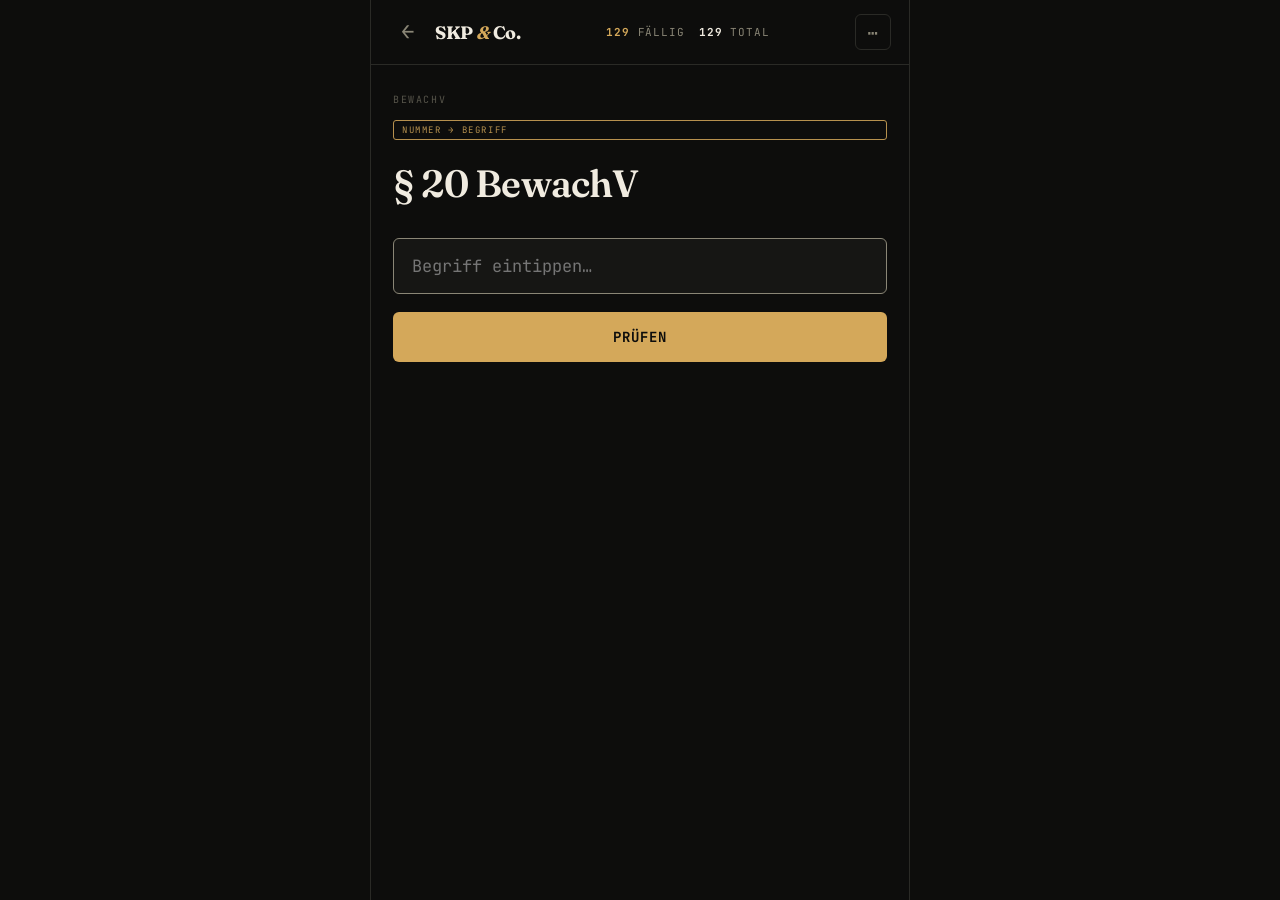
<file: tools/skp-trainer.html>
<!DOCTYPE html>
<html lang="de">
<head>
<meta charset="UTF-8">
<meta name="viewport" content="width=device-width, initial-scale=1.0, viewport-fit=cover">
<meta name="theme-color" content="#0a0a0a">
<meta name="apple-mobile-web-app-capable" content="yes">
<meta name="apple-mobile-web-app-status-bar-style" content="black-translucent">
<title>SKP Trainer</title>
<link rel="preconnect" href="https://fonts.googleapis.com">
<link rel="preconnect" href="https://fonts.gstatic.com" crossorigin>
<link href="https://fonts.googleapis.com/css2?family=JetBrains+Mono:wght@400;500;700&family=Fraunces:opsz,wght@9..144,400;9..144,600;9..144,700&display=swap" rel="stylesheet">
<style>
* { box-sizing: border-box; margin: 0; padding: 0; -webkit-tap-highlight-color: transparent; }

:root {
  --bg: #0d0d0c;
  --bg-card: #161614;
  --bg-elev: #1f1f1c;
  --line: #2a2a26;
  --text: #f0ebe0;
  --text-dim: #8a8676;
  --text-faint: #56544a;
  --accent: #d4a85a;
  --green: #7fb069;
  --yellow: #e8b339;
  --red: #c95a4f;
  --mono: 'JetBrains Mono', ui-monospace, monospace;
  --serif: 'Fraunces', Georgia, serif;
}

html, body {
  background: var(--bg);
  color: var(--text);
  font-family: var(--mono);
  font-size: 16px;
  height: 100%;
  overflow: hidden;
  overscroll-behavior: none;
}

body {
  display: flex;
  flex-direction: column;
  padding: env(safe-area-inset-top) env(safe-area-inset-right) env(safe-area-inset-bottom) env(safe-area-inset-left);
}

/* HEADER */
header {
  display: flex;
  align-items: center;
  justify-content: space-between;
  padding: 14px 18px;
  border-bottom: 1px solid var(--line);
  flex-shrink: 0;
}

.header-left { display: flex; align-items: center; gap: 10px; }
a.back-btn {
  text-decoration: none;
  border: none;
  font-size: 22px;
  line-height: 1;
  display: flex;
  align-items: center;
  justify-content: center;
}

.brand {
  font-family: var(--serif);
  font-weight: 700;
  font-size: 18px;
  letter-spacing: -0.02em;
}

.brand .ampersand { color: var(--accent); font-style: italic; }

.stats {
  display: flex;
  gap: 14px;
  font-size: 11px;
  color: var(--text-dim);
  text-transform: uppercase;
  letter-spacing: 0.08em;
}

.stat-num { color: var(--text); font-weight: 700; }
.stat-num.due { color: var(--accent); }

.icon-btn {
  background: none;
  border: 1px solid var(--line);
  color: var(--text-dim);
  width: 36px; height: 36px;
  border-radius: 6px;
  font-family: inherit;
  font-size: 18px;
  cursor: pointer;
  display: grid;
  place-items: center;
  transition: all 0.15s;
}
.icon-btn:active { background: var(--bg-elev); color: var(--text); }

/* MAIN AREA */
main {
  flex: 1;
  overflow-y: auto;
  display: flex;
  flex-direction: column;
  padding: 28px 22px 22px;
  -webkit-overflow-scrolling: touch;
}

.deck-tag {
  font-size: 10px;
  letter-spacing: 0.16em;
  text-transform: uppercase;
  color: var(--text-faint);
  margin-bottom: 14px;
}

.direction-tag {
  display: inline-block;
  font-size: 9px;
  letter-spacing: 0.18em;
  text-transform: uppercase;
  color: var(--accent);
  border: 1px solid var(--accent);
  padding: 3px 8px;
  border-radius: 3px;
  margin-bottom: 22px;
  opacity: 0.85;
}

.question {
  font-family: var(--serif);
  font-size: 38px;
  line-height: 1.15;
  font-weight: 600;
  letter-spacing: -0.02em;
  margin-bottom: 32px;
  word-break: break-word;
}

.question.smaller { font-size: 26px; }

/* INPUT */
.input-wrap {
  margin-bottom: 18px;
}

.answer-input {
  width: 100%;
  background: var(--bg-card);
  border: 1px solid var(--line);
  color: var(--text);
  font-family: var(--mono);
  font-size: 17px;
  padding: 16px 18px;
  border-radius: 6px;
  outline: none;
  transition: border-color 0.15s;
}
.answer-input:focus { border-color: var(--text-dim); }
.answer-input.r-green { border-color: var(--green); background: rgba(127, 176, 105, 0.08); }
.answer-input.r-yellow { border-color: var(--yellow); background: rgba(232, 179, 57, 0.08); }
.answer-input.r-red { border-color: var(--red); background: rgba(201, 90, 79, 0.08); }

/* PRIMARY BUTTONS */
.primary-btn {
  width: 100%;
  background: var(--accent);
  color: var(--bg);
  border: none;
  padding: 16px;
  font-family: var(--mono);
  font-size: 14px;
  font-weight: 700;
  letter-spacing: 0.08em;
  text-transform: uppercase;
  border-radius: 6px;
  cursor: pointer;
  transition: opacity 0.15s;
}
.primary-btn:active { opacity: 0.8; }
.primary-btn:disabled { opacity: 0.3; cursor: not-allowed; }

/* REVEAL */
.reveal {
  margin-top: 8px;
  padding: 18px;
  background: var(--bg-card);
  border: 1px solid var(--line);
  border-radius: 6px;
}

.reveal-label {
  font-size: 10px;
  letter-spacing: 0.16em;
  text-transform: uppercase;
  color: var(--text-faint);
  margin-bottom: 8px;
}

.reveal-term {
  font-family: var(--serif);
  font-size: 22px;
  font-weight: 600;
  margin-bottom: 8px;
  color: var(--text);
  letter-spacing: -0.01em;
}
.reveal-term.green { color: var(--green); }

.reveal-desc {
  font-size: 14px;
  line-height: 1.5;
  color: var(--text-dim);
}

.reveal-details {
  margin-top: 14px;
  padding-top: 14px;
  border-top: 1px solid var(--line);
  font-size: 13px;
  line-height: 1.6;
  color: var(--text-dim);
  white-space: pre-line;
}

.reveal-details strong {
  color: var(--text);
  font-weight: 600;
}

/* RATING BUTTONS */
.rate-primary {
  margin-top: 14px;
  display: flex;
  flex-direction: column;
  gap: 4px;
  align-items: center;
}
.rate-primary .primary-label {
  display: flex;
  align-items: baseline;
  gap: 10px;
}
.rate-primary .primary-hint {
  font-size: 10px;
  font-weight: 400;
  letter-spacing: 0.04em;
  text-transform: none;
  opacity: 0.7;
}

.rate-primary[data-verdict="green"] { background: var(--green); }
.rate-primary[data-verdict="yellow"] { background: var(--yellow); }
.rate-primary[data-verdict="red"] { background: var(--red); color: var(--text); }

.overrides {
  display: grid;
  grid-template-columns: repeat(3, 1fr);
  gap: 6px;
  margin-top: 8px;
}

.rate-btn-small {
  background: transparent;
  border: 1px solid var(--line);
  color: var(--text-dim);
  padding: 10px 4px;
  font-family: var(--mono);
  font-size: 11px;
  font-weight: 600;
  letter-spacing: 0.04em;
  text-transform: uppercase;
  border-radius: 6px;
  cursor: pointer;
  display: flex;
  flex-direction: column;
  gap: 2px;
  align-items: center;
  transition: all 0.15s;
}
.rate-btn-small:active { transform: scale(0.96); border-color: var(--text-dim); color: var(--text); }
.rate-btn-small .interval-hint {
  font-size: 9px;
  font-weight: 400;
  color: var(--text-faint);
  letter-spacing: 0.02em;
  text-transform: none;
}

.override-label {
  font-size: 10px;
  letter-spacing: 0.16em;
  text-transform: uppercase;
  color: var(--text-faint);
  margin-top: 16px;
  margin-bottom: 6px;
  text-align: center;
}

/* DONE STATE */
.done-state {
  flex: 1;
  display: flex;
  flex-direction: column;
  align-items: center;
  justify-content: center;
  text-align: center;
  padding: 30px 20px;
}
.done-state h2 {
  font-family: var(--serif);
  font-size: 28px;
  margin-bottom: 12px;
  font-weight: 600;
  letter-spacing: -0.02em;
}
.done-state p { color: var(--text-dim); font-size: 14px; line-height: 1.5; }

/* SETTINGS SHEET */
.sheet-bg {
  position: fixed;
  inset: 0;
  background: rgba(0,0,0,0.6);
  z-index: 10;
  opacity: 0;
  pointer-events: none;
  transition: opacity 0.2s;
}
.sheet-bg.open { opacity: 1; pointer-events: auto; }

.sheet {
  position: fixed;
  bottom: 0; left: 0; right: 0;
  background: var(--bg);
  border-top: 1px solid var(--line);
  border-radius: 16px 16px 0 0;
  padding: 14px 22px calc(28px + env(safe-area-inset-bottom));
  z-index: 11;
  transform: translateY(100%);
  transition: transform 0.25s cubic-bezier(0.32, 0.72, 0, 1);
  max-height: 85vh;
  overflow-y: auto;
}
.sheet.open { transform: translateY(0); }

.sheet-handle {
  width: 36px;
  height: 4px;
  background: var(--line);
  border-radius: 2px;
  margin: 0 auto 18px;
}

.sheet h2 {
  font-family: var(--serif);
  font-size: 22px;
  font-weight: 600;
  margin-bottom: 22px;
  letter-spacing: -0.02em;
}

.section-label {
  font-size: 10px;
  letter-spacing: 0.16em;
  text-transform: uppercase;
  color: var(--text-faint);
  margin-bottom: 10px;
  margin-top: 22px;
}
.section-label:first-of-type { margin-top: 0; }

.chip-row {
  display: flex;
  flex-wrap: wrap;
  gap: 6px;
}

.chip {
  background: transparent;
  border: 1px solid var(--line);
  color: var(--text-dim);
  padding: 8px 12px;
  font-family: var(--mono);
  font-size: 12px;
  border-radius: 4px;
  cursor: pointer;
}
.chip.active {
  border-color: var(--accent);
  color: var(--accent);
}

.chip.chip-all {
  border-color: var(--text-faint);
  color: var(--text-dim);
  font-style: italic;
}

.danger-btn {
  width: 100%;
  background: transparent;
  border: 1px solid var(--line);
  color: var(--red);
  padding: 14px;
  margin-top: 8px;
  font-family: var(--mono);
  font-size: 12px;
  font-weight: 700;
  letter-spacing: 0.08em;
  text-transform: uppercase;
  border-radius: 6px;
  cursor: pointer;
}

.detail-stats {
  display: grid;
  grid-template-columns: 1fr 1fr;
  gap: 12px;
  margin-top: 12px;
}

.detail-stat {
  background: var(--bg-card);
  border: 1px solid var(--line);
  padding: 14px;
  border-radius: 6px;
}
.detail-stat .label {
  font-size: 10px;
  letter-spacing: 0.12em;
  text-transform: uppercase;
  color: var(--text-faint);
  margin-bottom: 4px;
}
.detail-stat .value {
  font-family: var(--serif);
  font-size: 24px;
  font-weight: 600;
}

@media (min-width: 600px) {
  body { max-width: 540px; margin: 0 auto; border-left: 1px solid var(--line); border-right: 1px solid var(--line); }
}
</style>
</head>
<body>

<header>
  <div class="header-left">
    <a class="icon-btn back-btn" href="../index.html" aria-label="Zur Startseite">←</a>
    <div class="brand">SKP <span class="ampersand">&amp;</span> Co.</div>
  </div>
  <div class="stats">
    <div><span class="stat-num due" id="stat-due">0</span> fällig</div>
    <div><span class="stat-num" id="stat-total">0</span> total</div>
  </div>
  <button class="icon-btn" id="open-settings" aria-label="Einstellungen">⋯</button>
</header>

<main id="main"></main>

<!-- SETTINGS SHEET -->
<div class="sheet-bg" id="sheet-bg"></div>
<div class="sheet" id="sheet">
  <div class="sheet-handle"></div>
  <h2>Einstellungen</h2>

  <div class="section-label">Modus</div>
  <div class="chip-row" id="mode-chips">
    <button class="chip" data-mode="forward">Nummer → Begriff</button>
    <button class="chip" data-mode="reverse">Begriff → Nummer</button>
    <button class="chip" data-mode="both">Beide</button>
  </div>

  <div class="section-label">Filter Gesetz</div>
  <div class="chip-row" id="filter-chips"></div>

  <div class="section-label">Statistik</div>
  <div class="detail-stats">
    <div class="detail-stat"><div class="label">Neu</div><div class="value" id="d-new">0</div></div>
    <div class="detail-stat"><div class="label">Lernend</div><div class="value" id="d-learn">0</div></div>
    <div class="detail-stat"><div class="label">Gefestigt</div><div class="value" id="d-mature">0</div></div>
    <div class="detail-stat"><div class="label">Heute gelernt</div><div class="value" id="d-today">0</div></div>
  </div>

  <div class="section-label">Reset</div>
  <button class="danger-btn" id="reset-btn">Lernfortschritt zurücksetzen</button>
</div>

<script>
/* =========================================================
   CARDS — embedded
   ========================================================= */
const RAW = [
["§ 34a GewO","Bewachungsgewerbe — Erlaubnispflicht. Voraussetzungen: Zuverlässigkeit + geordnete Vermögensverhältnisse + Sachkunde","Erlaubnis nötig für jede gewerbsmäßige Bewachung von Leben oder Eigentum fremder Personen.\n\nDrei Voraussetzungen für die Erlaubnis:\n• Persönliche Zuverlässigkeit (keine bestimmten Vorstrafen, keine extremistischen Aktivitäten)\n• Geordnete Vermögensverhältnisse (keine Insolvenz, keine eidesstattliche Versicherung)\n• Sachkundenachweis: Unterrichtung (40 Stunden) für einfache Tätigkeiten ODER Sachkundeprüfung (80 Stunden) für leitende, schutzbezogene oder waffentragende Tätigkeiten\n\nWegfall der Zuverlässigkeit führt zum Erlaubnisentzug. Regelüberprüfung alle 5 Jahre."],
["§ 14 GewO","Gewerbeanzeige — jedes Gewerbe muss beim Gewerbeamt angemeldet werden","Pflicht des Gewerbetreibenden zur Anzeige bei:\n• Aufnahme des Gewerbes\n• Verlegung des Betriebs\n• Wechsel oder Erweiterung des Gegenstands\n• Aufgabe des Gewerbes\n\nFormale Anzeige, kein Erlaubnisverfahren. Vom § 34a GewO (Erlaubnis) zu unterscheiden — die Anzeige ist immer zu machen, die Erlaubnis nur für bestimmte Gewerbe."],
["§ 29 GewO","Auskunfts- und Nachschaupflicht des Gewerbetreibenden","Die Behörde darf zur Überprüfung der Gewerbeausübung:\n• Räume und Anlagen während der Geschäftszeit betreten\n• Geschäftsunterlagen einsehen\n• Auskünfte verlangen\n\nDer Gewerbetreibende ist zur Mitwirkung verpflichtet."],
["§ 11b GewO","Bewacherregister beim BAFA — zentrale Datenbank","Beim Bundesamt für Wirtschaft und Ausfuhrkontrolle (BAFA) seit 2019 geführte zentrale Datenbank.\n\nEnthält:\n• Bewachungsunternehmen mit Erlaubnis nach § 34a\n• Wachpersonen mit Eintrag\n• Daten zur Zuverlässigkeitsprüfung\n• Sachkundenachweise und Unterrichtungen\n\nLöste das alte Problem dezentraler Erfassung durch einzelne Gewerbeämter. Bevor eine Wachperson eingesetzt wird, muss das Unternehmen sie beim BAFA registrieren."],
["§ 8 BewachV","Datenschutz und Verschwiegenheit über Geschäfts-/Betriebsgeheimnisse","Wachpersonen müssen vom Unternehmer schriftlich auf Verschwiegenheit verpflichtet werden über:\n• Geschäfts- und Betriebsgeheimnisse\n• Personenbezogene Daten\n• Wahrnehmungen aus dem Bewachungseinsatz\n\nDie Verschwiegenheitspflicht gilt auch nach Ende des Arbeitsverhältnisses fort. Verstoß kann nach § 203 StGB strafbar sein."],
["§ 14 BewachV","Pflicht zur Haftpflichtversicherung des Unternehmers","Der Bewachungsunternehmer (nicht der Mitarbeiter) muss eine Haftpflichtversicherung abschließen und über die gesamte Tätigkeitsdauer aufrechterhalten.\n\nVoraussetzung für die Erlaubnis nach § 34a GewO. Mindestdeckungssummen siehe § 15 BewachV."],
["§ 15 BewachV","Mindestdeckungssummen — 1 Mio Personen / 250k Sach / 15k Abhandenkommen / 12,5k Vermögen","Pflichtige Mindestdeckungssummen der Haftpflichtversicherung:\n\n• Personenschäden: 1.000.000 €\n• Sachschäden: 250.000 €\n• Abhandenkommen bewachter Sachen: 15.000 €\n• Reine Vermögensschäden: 12.500 €\n\nMerkhilfe: Eins-Mio-Zweifuffzig-Fünfzehn-Zwölffuffzig.\nAbsolute Untergrenzen, höhere Versicherung möglich."],
["§ 16 BewachV","Zuverlässigkeit auch der Beschäftigten","Der Unternehmer darf nur zuverlässige Personen mit Bewachungsaufgaben betrauen.\n\nPrüfung erfolgt durch:\n• Eigene Bewertung des Unternehmers\n• Abfrage im Bewacherregister beim BAFA\n• Erweitertes Führungszeugnis\n\nUnzuverlässig ist u.a., wer in den letzten 5 Jahren wegen bestimmter Delikte rechtskräftig verurteilt wurde."],
["§ 17 BewachV","Dienstanweisung — keine Polizeibefugnisse, Waffen nur mit Zustimmung, Waffengebrauch melden","Pflichtinhalte der Dienstanweisung — gegen Empfangsbekenntnis auszuhändigen:\n\n1. Wachperson hat NICHT die Befugnisse eines Polizeibeamten\n\n2. Waffen dürfen NUR mit ausdrücklicher Zustimmung des Gewerbetreibenden geführt werden\n\n3. JEDER Waffengebrauch ist unverzüglich der Polizei UND dem Gewerbetreibenden zu melden\n\nZusätzlich wird die DGUV Vorschrift 23 ausgehändigt. Aufbewahrung der Empfangsbekenntnisse: 3 Jahre (§ 21 BewachV)."],
["§ 18 BewachV","Dienstausweis — muss sich deutlich von amtlichen Ausweisen unterscheiden","Pflichtinhalte des Dienstausweises:\n• Name und Vorname der Wachperson\n• Name und Anschrift des Unternehmens\n• Lichtbild\n\nIm Dienst immer mitzuführen, zusammen mit dem Personalausweis. Muss sich deutlich von amtlichen Ausweisen (Polizei, Bundeswehr, Zoll) unterscheiden — sonst Verwechslungsgefahr und Risiko der Amtsanmaßung (§ 132 StGB)."],
["§ 19 BewachV","Dienstkleidung — nicht mit Polizei/Bundeswehr/Justiz verwechselbar","Beim Betreten eingefriedeten Besitztums ist Dienstkleidung Pflicht.\n\nDarf nicht verwechselbar sein mit Uniformen von:\n• Polizei\n• Bundeswehr\n• Justiz\n\nKeine amtsähnlichen Abzeichen oder Hoheitssymbole. Verstoß kann § 132a StGB (Missbrauch von Titeln und Abzeichen) auslösen."],
["§ 20 BewachV","Waffengebrauchs-Anzeigepflicht","Anzeige an die zuständige Behörde bei:\n• Schusswaffengebrauch im Dienst\n• Sachschäden durch Waffengebrauch\n• Auch ohne Verletzungen\n\nPflicht des Unternehmers (nicht des Mitarbeiters). Konkretisiert die Meldepflicht aus § 17 BewachV."],
["§ 21 BewachV","Buchführungspflicht — 3 Jahre Aufbewahrung","Aufbewahrungspflicht 3 Jahre für:\n• Personalakten der Wachpersonen\n• Empfangsbekenntnisse über Dienstanweisungen\n• Auftragsunterlagen\n• Schichtpläne und Einsatzlisten\n\nFrist beginnt nach Ende des Arbeitsverhältnisses bzw. Auftrags."],
["§ 22 BewachV","Ordnungswidrigkeiten — Bußgeld bis 5.000 Euro","Typische Verstöße, die Bußgeld auslösen:\n• Fehlende oder mangelhafte Dienstanweisung\n• Verstoß gegen Versicherungspflicht\n• Mangelhafte Buchführung\n• Einsatz ohne Eintrag im Bewacherregister\n• Unterlassen der Verschwiegenheitsverpflichtung\n\nBußgeldrahmen bis 5.000 Euro pro Verstoß."],
["Art. 1 GG","Menschenwürde — unantastbar, nicht abwägbar","Drei Absätze:\n\n1. Die Würde des Menschen ist unantastbar. Sie zu achten und zu schützen ist Verpflichtung aller staatlichen Gewalt.\n\n2. Bekenntnis zu unverletzlichen und unveräußerlichen Menschenrechten als Grundlage jeder menschlichen Gemeinschaft.\n\n3. Die Grundrechte binden Gesetzgebung, vollziehende Gewalt und Rechtsprechung als unmittelbar geltendes Recht.\n\nMenschenwürde ist absolut: nicht abwägbar, nicht einschränkbar. Höchstrangiges Verfassungsprinzip, durch Ewigkeitsklausel (Art. 79 III GG) änderungsfest."],
["Art. 2 GG","Freie Entfaltung der Persönlichkeit / informationelle Selbstbestimmung","Zwei Schutzbereiche:\n• Recht auf freie Entfaltung der Persönlichkeit\n• Recht auf Leben und körperliche Unversehrtheit, Freiheit der Person\n\nAbgeleitete Rechte:\n• Allgemeines Persönlichkeitsrecht\n• Informationelle Selbstbestimmung (Grundlage des Datenschutzrechts)\n• Recht am eigenen Bild und Wort\n\nSchranken: Rechte anderer, verfassungsmäßige Ordnung, Sittengesetz."],
["Art. 3 GG","Gleichheitssatz","Drei Absätze:\n\n1. Alle Menschen sind vor dem Gesetz gleich\n\n2. Männer und Frauen sind gleichberechtigt — der Staat fördert die tatsächliche Durchsetzung\n\n3. Niemand darf wegen Geschlecht, Abstammung, Rasse, Sprache, Heimat, Herkunft, Glauben, religiöser oder politischer Anschauungen, Behinderung benachteiligt oder bevorzugt werden\n\nRichtet sich primär gegen den Staat. Nicht jede Ungleichbehandlung verboten — nur willkürliche."],
["Art. 5 GG","Meinungsfreiheit","Schutzbereich umfasst:\n• Meinungsfreiheit\n• Informationsfreiheit\n• Pressefreiheit\n• Rundfunk- und Filmfreiheit\n• Kunst- und Wissenschaftsfreiheit\n\nSchranken (Abs. 2):\n• Allgemeine Gesetze\n• Bestimmungen zum Schutz der Jugend\n• Recht der persönlichen Ehre\n\nKeine Vorzensur. Tatsachenbehauptungen genießen Schutz nur, wenn sie wahr sind."],
["Art. 8 GG","Versammlungsfreiheit — Deutschengrundrecht, friedlich + ohne Waffen","Versammlungsfreiheit als Deutschengrundrecht.\n\nTatbestandsvoraussetzungen:\n• Friedlich\n• Ohne Waffen\n\nNicht-Voraussetzung: Anmeldung. Eine nicht angemeldete Versammlung ist ordnungswidrig, bleibt aber grundrechtlich geschützt.\n\nUnter freiem Himmel: Anmeldepflicht 48 Stunden im Voraus (Versammlungsgesetz). Versammlung in geschlossenen Räumen: keine Anmeldepflicht."],
["Art. 10 GG","Brief-, Post-, Fernmeldegeheimnis","Schutz der Vertraulichkeit individueller Kommunikation.\n\nUmfasst:\n• Briefverkehr\n• Postverkehr (auch Pakete)\n• Telefongespräche\n• E-Mails und elektronische Nachrichten\n\nEinschränkungen nur durch Gesetz möglich (z.B. G10-Gesetz für Verfassungsschutz)."],
["Art. 12 GG","Freie Berufswahl","Drei Schutzbereiche:\n• Berufswahl (welcher Beruf)\n• Arbeitsplatzwahl (wo)\n• Ausbildungsstättenwahl\n\nFreie Berufsausübung kann durch Gesetz geregelt werden — z.B. § 34a GewO. Drei-Stufen-Theorie:\n1. Reine Ausübungsregelungen (mild)\n2. Subjektive Zulassungsschranken\n3. Objektive Zulassungsschranken (höchste Hürde)"],
["Art. 13 GG","Unverletzlichkeit der Wohnung — umschlossener Raum zum Wohnen/Schlafen","Wohnung = umschlossener Raum, der zum Wohnen oder Schlafen genutzt wird.\n\nGeschützt:\n• Wohnungen und Häuser\n• Hotelzimmer\n• Wohnwagen (bei Wohnnutzung)\n• Zelte (bei Wohnnutzung)\n\nNICHT geschützt:\n• Geschäftsräume (begrenzter Schutz)\n• Autos\n\nDurchsuchungen grundsätzlich nur durch Richter angeordnet. Eilfall durch Staatsanwalt oder Polizei zulässig (Gefahr im Verzug)."],
["Art. 14 GG","Eigentum","Drei Absätze:\n1. Eigentum und Erbrecht werden gewährleistet — Inhalt und Schranken durch Gesetz\n2. Eigentum verpflichtet — sein Gebrauch soll dem Wohl der Allgemeinheit dienen (Sozialbindung)\n3. Enteignung nur durch Gesetz, das Art und Ausmaß der Entschädigung regelt\n\nGeschützt ist konkretes Eigentum, NICHT das Vermögen als Ganzes — wichtige Abgrenzung für § 823 BGB."],
["Art. 20 GG","Staatsstrukturprinzipien — Demokratie, Rechtsstaat, Bundesstaat, Sozialstaat, Gewaltenteilung","Fünf Strukturprinzipien:\n\n• Demokratie — Volkssouveränität, Wahlen, Mehrheitsprinzip\n• Republik — kein Monarch als Staatsoberhaupt\n• Bundesstaat — föderale Ordnung mit Bund und Ländern\n• Rechtsstaat — Gesetzesbindung, Gewaltenteilung, Rechtsschutz\n• Sozialstaat — Verpflichtung zu sozialer Gerechtigkeit\n\nEwigkeitsklausel (Art. 79 III GG): Diese Prinzipien dürfen nicht abgeschafft werden — Sicherung der Grundordnung."],
["Art. 5 DSGVO","Acht Datenschutzgrundsätze — Rechtmäßigkeit, Zweckbindung, Datenminimierung","Acht Grundsätze für die Verarbeitung personenbezogener Daten:\n\n1. Rechtmäßigkeit — gesetzliche Grundlage oder Einwilligung\n2. Verarbeitung nach Treu und Glauben\n3. Transparenz — für die betroffene Person nachvollziehbar\n4. Zweckbindung — nur für festgelegte, eindeutige, legitime Zwecke\n5. Datenminimierung — auf das Notwendige beschränkt\n6. Richtigkeit — sachlich richtig, ggf. aktualisiert\n7. Speicherbegrenzung — nur so lange wie nötig\n8. Integrität und Vertraulichkeit — Schutz vor unbefugtem Zugriff\n\nPlus Rechenschaftspflicht (Abs. 2): Verantwortlicher muss Einhaltung nachweisen können."],
["Art. 6 DSGVO","Rechtmäßigkeit der Verarbeitung — Gesetz oder Einwilligung","Verarbeitung ist nur rechtmäßig, wenn mindestens eine der folgenden Voraussetzungen erfüllt ist:\n\na) Einwilligung der betroffenen Person\nb) Erfüllung eines Vertrages\nc) Rechtliche Verpflichtung\nd) Schutz lebenswichtiger Interessen\ne) Wahrnehmung einer Aufgabe im öffentlichen Interesse\nf) Berechtigtes Interesse des Verantwortlichen (mit Abwägung)\n\nFür Bewachungsdienst meist (b) Vertrag oder (f) berechtigtes Interesse einschlägig."],
["Art. 7 DSGVO","Einwilligung — freiwillig, informiert, widerrufbar","Voraussetzungen einer wirksamen Einwilligung:\n\n• Freiwillig — ohne Druck oder Zwang\n• Informiert — Person muss wissen, worein sie einwilligt\n• Konkret — für bestimmte Zwecke\n• Eindeutig — durch klare, bestätigende Handlung\n• Widerrufbar — jederzeit, so einfach wie die Erteilung\n\nBeweislast für die Einwilligung trägt der Verantwortliche."],
["Art. 9 DSGVO","Besondere Kategorien — Gesundheit, Religion, grundsätzlich verboten","Besondere Kategorien personenbezogener Daten:\n\n• Rassische und ethnische Herkunft\n• Politische Meinungen\n• Religiöse oder weltanschauliche Überzeugungen\n• Gewerkschaftszugehörigkeit\n• Genetische Daten\n• Biometrische Daten zur eindeutigen Identifizierung\n• Gesundheitsdaten\n• Daten zum Sexualleben oder zur sexuellen Orientierung\n\nVerarbeitung grundsätzlich VERBOTEN. Ausnahmen: ausdrückliche Einwilligung, lebenswichtige Interessen, gesetzliche Pflichten im Arbeitsrecht etc."],
["Art. 32 DSGVO","Sicherheit der Verarbeitung — Pseudonymisierung, Verschlüsselung","Technische und organisatorische Maßnahmen (TOMs) zum Schutz der Daten:\n\n• Pseudonymisierung und Verschlüsselung\n• Sicherstellung von Vertraulichkeit, Integrität, Verfügbarkeit, Belastbarkeit\n• Schnelle Wiederherstellung nach Vorfällen\n• Regelmäßige Überprüfung und Bewertung\n\nZu berücksichtigen: Stand der Technik, Implementierungskosten, Eintrittswahrscheinlichkeit und Schwere der Risiken."],
["Art. 33 DSGVO","Meldung Datenpanne an Aufsichtsbehörde — 72 Stunden","Bei Verletzung des Schutzes personenbezogener Daten:\n\n• Meldung an Aufsichtsbehörde binnen 72 Stunden nach Bekanntwerden\n• Wenn nicht möglich: Begründung für die Verzögerung\n• Wenn voraussichtlich KEIN Risiko: keine Meldung nötig\n\nMeldung muss enthalten:\n• Art der Verletzung\n• Kategorien und ungefähre Zahl der betroffenen Personen\n• Wahrscheinliche Folgen\n• Ergriffene oder geplante Gegenmaßnahmen"],
["Art. 34 DSGVO","Benachrichtigung der Betroffenen bei hohem Risiko","Separate Pflicht zur Benachrichtigung der betroffenen Personen — höhere Schwelle als Art. 33.\n\nNur wenn voraussichtlich HOHES Risiko für persönliche Rechte und Freiheiten.\n\nBenachrichtigung kann unterbleiben, wenn:\n• Daten waren wirksam verschlüsselt\n• Nachträgliche Maßnahmen haben das hohe Risiko beseitigt\n• Unverhältnismäßiger Aufwand → öffentliche Bekanntmachung als Ersatz\n\nWichtig: Pflicht des Verantwortlichen, NICHT der Aufsichtsbehörde."],
["Art. 37 DSGVO","Datenschutzbeauftragter","Pflicht zur Bestellung eines Datenschutzbeauftragten bei:\n• Öffentlichen Stellen\n• Kerngeschäft mit umfangreicher regelmäßiger Überwachung\n• Verarbeitung besonderer Kategorien (Art. 9) im großen Stil\n\nIn Deutschland zusätzlich: bei mind. 20 Personen, die ständig automatisiert Daten verarbeiten (BDSG)."],
["Art. 82 DSGVO","Schadenersatz — Gefährdungshaftung","Anspruch auf Schadenersatz bei materiellem oder immateriellem Schaden durch Datenschutzverstoß.\n\nGefährdungshaftung — Verantwortlicher haftet auch ohne Verschulden.\n\nEntlastung nur, wenn der Verantwortliche nachweist, dass er für den Schaden in keinerlei Hinsicht verantwortlich ist."],
["§ 226 BGB","Schikaneverbot — Rechtsausübung nur zur Schädigung ist unzulässig","Die Ausübung eines Rechts ist unzulässig, wenn sie nur den Zweck haben kann, einem anderen Schaden zuzufügen.\n\nFragt nach dem WARUM einer Handlung, nicht dem WIE VIEL.\nNur einschlägig, wenn Schädigung die EINZIGE plausible Motivation ist.\n\nGrenze zur regulären Rechtsausübung: Wenn ein eigenes berechtigtes Interesse erkennbar ist, greift § 226 nicht."],
["§ 227 BGB","Notwehr zivilrechtlich — gegen Angriff von Mensch","Notwehr im Privatrecht — inhaltsgleich mit § 32 StGB.\n\nVoraussetzungen:\n• Gegenwärtiger Angriff (unmittelbar bevorstehend, gerade stattfindend, noch andauernd)\n• Rechtswidriger Angriff\n• Durch einen Menschen\n• Erforderliche Verteidigung (mildestes geeignetes Mittel)\n\nFolge: Schadenersatz des Angreifers ausgeschlossen — er hat sich selbst ins Unrecht gesetzt.\n\nGilt auch als Nothilfe (Verteidigung anderer)."],
["§ 228 BGB","Defensiver Notstand — Gefahr von einer Sache, Einwirkung auf diese Sache","Wer eine fremde Sache beschädigt oder zerstört, um eine durch sie drohende Gefahr abzuwenden, handelt nicht widerrechtlich.\n\nVoraussetzungen:\n• Gefahr geht von einer Sache aus\n• Einwirkung erfolgt auf DIESE Sache\n• Eingriff ist erforderlich (kein milderes Mittel)\n• Schaden steht nicht außer Verhältnis zur Gefahr\n\nKein Schadenersatzanspruch des Eigentümers — er trägt Mitverantwortung durch seine gefährliche Sache.\n\nBeispiel: Hund greift Sie an — Sie schlagen ihn weg."],
["§ 229 BGB","Allgemeine Selbsthilfe — Anspruchsdurchsetzung im Notfall","Selbsthilfe zur Sicherung eines zivilrechtlichen Anspruchs.\n\nDrei Voraussetzungen:\n• Obrigkeitliche Hilfe ist nicht rechtzeitig zu erlangen\n• Ohne sofortiges Eingreifen wäre die Verwirklichung des Anspruchs vereitelt oder wesentlich erschwert\n• Verhältnismäßigkeit (mildestes Mittel)\n\nBeispiel: Schuldner will mit Tasche voll Geld ins Ausland fliehen — Gläubiger darf ihn festhalten.\n\nÜberschreitung führt zu Schadenersatzpflicht (§ 231 BGB)."],
["§ 823 BGB","Schadenersatz aus unerlaubter Handlung — Schaden, Kausalität, Widerrechtlichkeit, Schuld","Zentrale Norm für zivilrechtlichen Schadenersatz.\n\nVierstufiges Prüfschema:\n1. Schaden ist objektiv eingetreten\n2. Kausalität — Schaden ist Folge der Rechtsgutsverletzung\n3. Widerrechtlichkeit — Verstoß gegen geltendes Recht (kein Rechtfertigungsgrund greift)\n4. Schuld — Vorsatz oder Fahrlässigkeit\n\nAbs. 1: Schutz konkreter Rechtsgüter (Leben, Körper, Gesundheit, Freiheit, Eigentum)\nAbs. 2: Verstoß gegen Schutzgesetz\n\nNICHT geschützt: Vermögen als Ganzes (dafür § 826 BGB)."],
["§ 826 BGB","Sittenwidrige Schädigung — auch reine Vermögensschäden","Wer in einer gegen die guten Sitten verstoßenden Weise einem anderen vorsätzlich Schaden zufügt, ist zum Ersatz verpflichtet.\n\nUnterschied zu § 823:\n• Erfasst auch reine Vermögensschäden\n• Setzt Sittenwidrigkeit voraus\n• Vorsatz erforderlich (nicht nur Fahrlässigkeit)\n\nBeispiele: betrügerische Anlageberatung, gezielte Ruinierung eines Konkurrenten."],
["§ 833 BGB","Tierhalterhaftung — Gefährdungshaftung","Wird durch ein Tier ein Mensch getötet oder verletzt oder eine Sache beschädigt, haftet der Tierhalter.\n\nGefährdungshaftung — kein Verschulden erforderlich.\n\nBegründung: Vom Tier geht eine typische, unberechenbare Gefahr aus. Wer den Vorteil der Tierhaltung hat, soll auch das Risiko tragen.\n\nEinschränkung bei Nutztieren (Satz 2): Halter haftet nur bei verletzter Sorgfalt."],
["§ 854 BGB","Besitz — tatsächliche Gewalt über eine Sache","Besitz wird durch Erlangung der tatsächlichen Gewalt über die Sache erworben.\n\nBesitz = Zustand, KEIN Recht.\nWer eine Sache in der Hand hat oder in seinem Wirkungsbereich, ist Besitzer.\n\nDer Besitzer muss nicht Eigentümer sein — Mieter, Leihnehmer, Dieb können Besitzer sein.\n\nUnterscheidung:\n• Unmittelbarer Besitzer (direkter Zugriff)\n• Mittelbarer Besitzer (z.B. Vermieter)"],
["§ 855 BGB","Besitzdiener — wer für andere die tatsächliche Gewalt ausübt","Besitzdiener: Wer die tatsächliche Gewalt über eine Sache für einen anderen in dessen Haushalt oder Erwerbsgeschäft oder in einem ähnlichen Verhältnis ausübt.\n\nVoraussetzungen:\n• Tatsächliche Gewalt vorhanden\n• Soziale Abhängigkeit / Weisungsgebundenheit\n• Für einen anderen (den Besitzherrn)\n\nDer Besitzdiener ist NICHT Besitzer — die Befugnisse hängen daran.\n\nHIER SITZT DER SICHERHEITSMITARBEITER:\nEr übt die tatsächliche Gewalt für den Auftraggeber aus, ist aber nicht selbst Besitzer."],
["§ 858 BGB","Verbotene Eigenmacht — Besitzentziehung oder Besitzstörung","Verbotene Eigenmacht: ohne Willen des Besitzers den Besitz entziehen oder ihn im Besitz stören.\n\nZwei Varianten:\n• Besitzentziehung — Sache wird weggenommen\n• Besitzstörung — Nutzung wird beeinträchtigt, ohne Wegnahme\n\nFolge: Begründet Selbsthilferechte (§§ 859, 860 BGB) und Anspruch auf Wiedereinräumung des Besitzes (§ 861)."],
["§ 859 BGB","Selbsthilfe des Besitzers — Besitzwehr und Besitzkehr","Zwei Selbsthilferechte des Besitzers:\n\n• Besitzwehr (Abs. 1): Gewalt zur Abwehr verbotener Eigenmacht — Schutz im Moment des Angriffs\n\n• Besitzkehr (Abs. 2): Wiederbeschaffung des gerade Entzogenen \"auf frischer Tat\" — Verfolgung des Täters und Rücknahme der Sache\n\nBesitzkehr endet mit Verlust der Frische (Täter ist entkommen, Tat ist abgeschlossen). Danach nur noch zivilrechtlicher Anspruch auf Herausgabe."],
["§ 860 BGB","Selbsthilfe des Besitzdieners — operative Kernbefugnis des Sicherheitsmitarbeiters","Der Besitzdiener darf dieselben Selbsthilferechte ausüben wie der Besitzer (§ 859).\n\nDIE OPERATIVE KERNBEFUGNIS DES SICHERHEITSMITARBEITERS.\n\nObwohl er selbst nicht Besitzer ist, darf er:\n• Verbotene Eigenmacht abwehren (Besitzwehr)\n• Entzogenes auf frischer Tat zurückholen (Besitzkehr)\n\nDie Befugnisse leiten sich vom Besitz seines Auftraggebers ab."],
["§ 903 BGB","Eigentum — rechtliche Gewalt über eine Sache","Der Eigentümer einer Sache kann mit ihr nach Belieben verfahren und andere von jeder Einwirkung ausschließen, soweit nicht Gesetz oder Rechte Dritter entgegenstehen.\n\nEigentum = Recht, KEIN Zustand.\n\nUmfasst:\n• Verfügungsbefugnis (verkaufen, verschenken, zerstören)\n• Ausschlussbefugnis (andere fernhalten)\n\nEingeschränkt durch:\n• Gesetze (z.B. Baurecht, Naturschutz)\n• Rechte Dritter (z.B. Mieter, Pfandgläubiger)\n• Sozialbindung (Art. 14 II GG)"],
["§ 904 BGB","Aggressiver Notstand — Einwirkung auf unbeteiligte Sache, mit Schadenersatzpflicht","Der Eigentümer einer Sache muss die Einwirkung dulden, wenn dies zur Abwendung einer gegenwärtigen Gefahr notwendig ist und der drohende Schaden gegenüber dem dem Eigentümer zugefügten unverhältnismäßig groß ist.\n\nVoraussetzungen:\n• Gegenwärtige Gefahr\n• Einwirkung auf UNBETEILIGTE fremde Sache\n• Eingriff ist notwendig\n• Drohender Schaden ist UNVERHÄLTNISMÄSSIG GRÖßER\n\nFolge: Eigentümer muss dulden, BEHÄLT ABER Schadenersatzanspruch — er trägt keine Verantwortung für die Gefahrenlage."],
["§ 965 BGB","Pflichten des Finders — Anzeige, Verwahrung","Wer eine verlorene Sache findet, muss:\n• Den Verlierer oder Eigentümer benachrichtigen, wenn bekannt\n• Bei Wert über 10 €: Anzeige beim Fundamt\n• Sache in Verwahrung nehmen\n\nFundsache wird zum Eigentum durch:\n• Annahme durch Fundamt\n• Eigentumserwerb nach 6 Monaten (§ 973)"],
["§ 971 BGB","Finderlohn","Anspruch des Finders bei Rückgabe an den Eigentümer:\n\n• Bis 500 € Wert: 5%\n• Über 500 € Wert: 5% von 500 + 3% vom Rest\n• Tier: 3%\n\nAnspruch entfällt, wenn der Finder seine Pflichten verletzt hat."],
["§ 973 BGB","Eigentumserwerb des Finders nach 6 Monaten","Mit Ablauf von 6 Monaten nach Anzeige beim Fundamt erwirbt der Finder das Eigentum, wenn der Verlierer nicht ermittelt wurde.\n\nVoraussetzungen:\n• Sache wurde ordnungsgemäß angezeigt\n• Eigentümer ist unbekannt geblieben\n• Frist von 6 Monaten ist abgelaufen\n\nAusnahme: Sachen, die in öffentlichen Räumen gefunden werden (Fundbüro), gehen an den Berechtigten der Räume."],
["§ 1 StGB","Keine Strafe ohne Gesetz — Bestimmtheit, Rückwirkungsverbot","Eine Tat kann nur bestraft werden, wenn die Strafbarkeit gesetzlich bestimmt war, bevor die Tat begangen wurde.\n\nVier Garantien:\n• Bestimmtheitsgrundsatz (Strafnorm muss klar formuliert sein)\n• Rückwirkungsverbot (kein Strafgesetz nachträglich anwendbar)\n• Analogieverbot (zu Lasten des Täters)\n• Schriftlichkeitsgebot (kein Gewohnheitsrecht zu Lasten des Täters)\n\nGrundprinzip des rechtsstaatlichen Strafrechts."],
["§ 11 StGB","Legaldefinitionen — Angehöriger, Amtsträger, rechtswidrige Tat","Wichtigste Legaldefinitionen:\n\n• Angehöriger: Verwandte und Verschwägerte gerader Linie, Geschwister, Ehegatten/Lebenspartner, Verlobte\n• Amtsträger: Beamter, Richter, sonstige Personen mit Aufgaben öffentlicher Verwaltung\n• Rechtswidrige Tat: erfüllt Tatbestand eines Strafgesetzes\n• Vorhaben: Pläne und Vorbereitungen zu einer Tat\n\nGilt für das gesamte StGB."],
["§ 12 StGB","Verbrechen vs Vergehen — Trennlinie 1 Jahr Mindeststrafe","Trennung nach Mindeststrafe:\n\n• VERBRECHEN: rechtswidrige Tat, die im Mindestmaß mit Freiheitsstrafe von einem Jahr oder darüber bedroht ist\n→ Versuch immer strafbar\n→ Beispiele: Mord, Totschlag, Raub, Brandstiftung\n\n• VERGEHEN: alle anderen Straftaten\n→ Versuch nur strafbar, wenn Gesetz es ausdrücklich anordnet\n→ Beispiele: einfacher Diebstahl, Körperverletzung, Beleidigung\n\nMaßgeblich ist die Mindeststrafe, NICHT die Höchststrafe oder die im konkreten Fall verhängte Strafe."],
["§ 13 StGB","Garantenpflicht — unechtes Unterlassungsdelikt","Wer es unterlässt, einen zum Tatbestand gehörenden Erfolg abzuwenden, ist nur strafbar, wenn er rechtlich dafür einzustehen hat.\n\nGarantenstellung kann entstehen aus:\n• Gesetz (z.B. elterliche Sorge)\n• Vertrag (z.B. Sicherheitsdienst-Auftrag)\n• Vorausgegangenem gefährdendem Tun (Ingerenz)\n• Tatsächlicher Übernahme von Schutzfunktionen\n• Beherrschung von Gefahrenquellen\n\nFür Sicherheitsmitarbeiter: Garant aus Bewachungsvertrag."],
["§ 15 StGB","Vorsatz und Fahrlässigkeit","Strafbar ist nur vorsätzliches Handeln, wenn das Gesetz nicht ausdrücklich fahrlässiges Handeln mit Strafe bedroht.\n\nVorsatzformen:\n• Absicht (dolus directus 1. Grades) — gewollt\n• Direkter Vorsatz (dolus directus 2. Grades) — sicher gewusst\n• Bedingter Vorsatz (dolus eventualis) — billigend in Kauf genommen\n\nFahrlässigkeitsformen:\n• Bewusste Fahrlässigkeit — Risiko erkannt, aber gehofft, dass es nicht eintritt\n• Unbewusste Fahrlässigkeit — Risiko gar nicht erkannt"],
["§ 16 StGB","Irrtum über Tatumstände — Putativnotwehr","Wer bei Begehung der Tat einen Umstand nicht kennt, der zum gesetzlichen Tatbestand gehört, handelt nicht vorsätzlich.\n\nFolgen:\n• Vorsatztat entfällt\n• Fahrlässigkeitsstrafbarkeit bleibt möglich\n\nGrundlage der Putativnotwehr:\nWer irrig die Notwehrlage annimmt, kann nicht wegen Vorsatztat bestraft werden.\nFahrlässige Tat (z.B. fahrlässige Körperverletzung) bleibt aber denkbar."],
["§ 20 StGB","Schuldunfähigkeit — unter 14, krankhaft, ab 3,0 Promille","Drei Schuldunfähigkeitsgründe:\n\n• Unter 14 Jahren (Strafunmündigkeit)\n• Krankhafte seelische Störung (z.B. Psychose)\n• Tiefgreifende Bewusstseinsstörung (Affekt)\n• Schwachsinn\n• Andere schwere seelische Abartigkeit\n\nVoll alkoholbedingt: ab ca. 3,0 Promille\nVerminderte Schuldfähigkeit (§ 21): ab ca. 2,0 Promille\n\nAusnahme: Actio libera in causa — wer sich vorsätzlich in Schuldunfähigkeit versetzt, um eine Tat zu begehen, bleibt strafbar."],
["§ 23 StGB","Versuch","Versuch beginnt mit dem unmittelbaren Ansetzen zur Tatbestandsverwirklichung.\n\nStrafbarkeit:\n• Verbrechen: Versuch immer strafbar\n• Vergehen: nur wenn ausdrücklich angeordnet\n\nVersuch wird milder bestraft als Vollendung (§ 23 II) — der konkrete Strafrahmen kann bis zur Hälfte gemildert werden."],
["§ 24 StGB","Rücktritt vom Versuch","Vom Versuch wird nicht bestraft, wer:\n\n• Freiwillig die Tatausführung aufgibt (unbeendeter Versuch)\noder\n• Freiwillig die Vollendung verhindert (beendeter Versuch)\noder\n• Sich freiwillig und ernsthaft bemüht, die Vollendung zu verhindern (wenn Tat ohne sein Zutun nicht vollendet wird)\n\nFreiwilligkeit ist zentral — nicht aus äußerem Zwang."],
["§ 25 StGB","Täterschaft — unmittelbar, Mittäter, mittelbar","Drei Täterschaftsformen:\n\n• Unmittelbarer Täter (Abs. 1 Var. 1): begeht die Tat selbst\n• Mittelbarer Täter (Abs. 1 Var. 2): begeht die Tat durch einen anderen (z.B. nutzt einen schuldunfähigen Hintermann als Werkzeug)\n• Mittäter (Abs. 2): mehrere begehen die Tat gemeinschaftlich, mit gemeinsamem Tatplan und arbeitsteiligem Vorgehen\n\nAlle drei Formen sind volle Täterschaft, nicht Teilnahme."],
["§ 26 StGB","Anstiftung — wie Täter bestraft","Wer einen anderen vorsätzlich zu dessen vorsätzlich begangener rechtswidriger Tat bestimmt hat, wird wie ein Täter bestraft.\n\nVoraussetzungen:\n• Vorsätzliches Bestimmen\n• Eines anderen\n• Zu dessen vorsätzlich begangener rechtswidriger Haupttat\n\nStrafrahmen wie beim Täter selbst — keine Milderung."],
["§ 27 StGB","Beihilfe — milder bestraft","Wer einem anderen zu dessen vorsätzlich begangener rechtswidriger Tat Hilfe leistet, wird als Gehilfe bestraft.\n\nVoraussetzungen:\n• Hilfeleistung (physisch oder psychisch)\n• Zu vorsätzlicher rechtswidriger Haupttat\n• Doppelvorsatz (auf Hilfe und Haupttat)\n\nFolge: Strafe ist obligatorisch zu mildern (§ 27 II i.V.m. § 49 I)."],
["§ 32 StGB","Notwehr strafrechtlich — rechtfertigend","Notwehr = die Verteidigung, die erforderlich ist, um einen gegenwärtigen rechtswidrigen Angriff von sich oder einem anderen abzuwenden.\n\nNotwehrlage:\n• Angriff auf ein Rechtsgut\n• Gegenwärtig (unmittelbar bevorstehend, gerade stattfindend, andauernd)\n• Rechtswidrig\n• Durch einen Menschen\n\nNotwehrhandlung:\n• Erforderlich (mildestes geeignetes Mittel)\n• Geboten (sozialethisch angemessen)\n\nKeine Verhältnismäßigkeit im engeren Sinne — der Angreifer hat sich selbst ins Unrecht gesetzt.\n\nUmfasst auch Nothilfe (\"oder einem anderen\")."],
["§ 33 StGB","Notwehrexzess — entschuldigend bei Verwirrung, Furcht, Schrecken","Überschreitet der Täter die Grenzen der Notwehr aus Verwirrung, Furcht oder Schrecken, wird er nicht bestraft.\n\nEntschuldigungsgrund (nicht Rechtfertigungsgrund) — Tat bleibt rechtswidrig, aber Täter handelt schuldlos.\n\nNur asthenische Affekte (Schwächegefühle) entschuldigen:\n✓ Verwirrung, Furcht, Schrecken — straffrei\n✗ Wut, Zorn, Hass, Rachsucht (sthenische Affekte) — voll strafbar\n\nVoraussetzung: Es muss eine echte Notwehrlage bestanden haben."],
["§ 34 StGB","Rechtfertigender Notstand — Interessenabwägung","Wer in einer gegenwärtigen, nicht anders abwendbaren Gefahr für ein Rechtsgut eine Tat begeht, um die Gefahr abzuwenden, handelt nicht rechtswidrig, wenn das geschützte Interesse das beeinträchtigte wesentlich überwiegt.\n\nVoraussetzungen:\n• Gegenwärtige Gefahr für ein Rechtsgut (eigenes oder fremdes)\n• Tat ist erforderlich zur Gefahrenabwehr\n• Geschütztes Interesse überwiegt WESENTLICH\n• Tat ist angemessenes Mittel\n\nUnterschied zur Notwehr: Kein menschlicher Angreifer nötig. Dafür strenge Interessenabwägung."],
["§ 35 StGB","Entschuldigender Notstand — nur Leib, Leben, Freiheit, nahestehende Personen","Engerer als § 34. Tat bleibt rechtswidrig, aber Täter handelt schuldlos.\n\nZwei Einschränkungen gegenüber § 34:\n• Rechtsgüter: NUR Leben, Körper, Freiheit (nicht Eigentum, Ehre)\n• Personenkreis: NUR eigene Person, Angehörige, nahestehende Personen\n\nAusgeschlossen, wenn:\n• Täter hat Notstandslage selbst herbeigeführt\n• Täter steht in besonderem Rechtsverhältnis (Garantenstellung) — Sicherheitsmitarbeiter haben erhöhte Gefahrtragungspflicht für aufgabenbezogene Gefahren"],
["§ 123 StGB","Hausfriedensbruch","Wer in die Wohnung, Geschäftsräume oder das befriedete Besitztum eines anderen widerrechtlich eindringt oder, wenn er ohne Befugnis darin verweilt, sich auf Aufforderung des Berechtigten nicht entfernt.\n\nGeschütztes Rechtsgut: Hausrecht (aus Art. 13/14 GG, §§ 903/854 BGB).\n\nTwo Tatvarianten:\n• Widerrechtliches Eindringen\n• Verweilen trotz Aufforderung\n\nAntragsdelikt (§ 123 II)."],
["§ 132 StGB","Amtsanmaßung","Wer unbefugt sich mit der Ausübung eines öffentlichen Amtes befasst oder eine Handlung vornimmt, die nur kraft eines öffentlichen Amtes vorgenommen werden darf.\n\nZwei Varianten:\n• Anmaßung der Amtsausübung allgemein\n• Vornahme einer Amtshandlung\n\nDie bloße Behauptung \"Ich bin Polizist\" ist nicht ausreichend — es muss eine konkrete Handlung folgen."],
["§ 132a StGB","Missbrauch von Titeln, Berufsbezeichnungen, Abzeichen","Wer unbefugt führt:\n• Titel (Doktor, Professor)\n• Berufsbezeichnungen (Arzt, Rechtsanwalt)\n• Akademische Grade\n• Uniformen, Amtskleidung, Abzeichen (in- und ausländische)\n\nKnüpft direkt an §§ 18, 19 BewachV an: Wenn Sicherheitsuniform und -ausweis Verwechslung mit Polizei zulassen, droht § 132a StGB."],
["§ 138 StGB","Nichtanzeige geplanter Straftaten","Wer von dem Vorhaben einer der in der Vorschrift aufgeführten Straftaten glaubhaft erfährt und es zu einer Zeit unterlässt, der Behörde oder dem Bedrohten Anzeige zu machen, zu der die Ausführung noch verhindert werden kann.\n\nKatalog umfasst u.a.:\n• Mord, Totschlag, Völkermord\n• Erpresserischer Menschenraub\n• Geldfälschung\n• Schwere Brandstiftung\n• Hochverrat, Landesverrat\n• Bandenraub\n\nWichtig: Nur SCHWERE Taten, nicht alle Straftaten."],
["§ 153 StGB","Falsche uneidliche Aussage — Vergehen","Wer als Zeuge oder Sachverständiger vor Gericht oder vor einer anderen zur eidlichen Vernehmung zuständigen Stelle uneidlich falsch aussagt.\n\nVergehen — Strafrahmen 3 Monate bis 5 Jahre.\n\nVoraussetzungen:\n• Zeugen- oder Sachverständigenstellung\n• Vernehmung durch zuständige Stelle (Gericht, Staatsanwaltschaft, Untersuchungsausschuss)\n• Aussage objektiv falsch\n• Vorsatz\n\nAngeklagte sind keine Zeugen — sie können nicht nach § 153 strafbar werden, auch wenn sie lügen."],
["§ 154 StGB","Meineid — Verbrechen","Wer vor Gericht oder einer anderen zur Abnahme von Eiden zuständigen Stelle falsch schwört.\n\nVERBRECHEN — Strafrahmen 1 bis 15 Jahre.\n\nQualifizierung gegenüber § 153:\n• Aussage erfolgt unter Eid\n• Bewusste Wahrheitsverletzung\n\nMildere Form: § 156 (falsche Versicherung an Eides statt) bis 3 Jahre."],
["§ 164 StGB","Falsche Verdächtigung — gegen unschuldige Person","Wer einen anderen bei einer Behörde wider besseres Wissen einer rechtswidrigen Tat oder eines Pflichtverstoßes verdächtigt, in der Absicht, ein behördliches Verfahren gegen ihn herbeizuführen.\n\nUnterschied zu § 145d:\n• § 164: konkrete unschuldige Person wird verdächtigt\n• § 145d: keine konkrete Person, sondern Justiz wird beschäftigt\n\nGeschütztes Rechtsgut: Ehre und Freiheit der unschuldigen Person + ordnungsgemäße Rechtspflege."],
["§ 211 StGB","Mord","Mörder ist, wer aus niedrigen Beweggründen, heimtückisch, grausam oder mit gemeingefährlichen Mitteln oder zur Ermöglichung oder Verdeckung einer anderen Straftat einen Menschen tötet.\n\nMordmerkmale (drei Gruppen):\n\nVerwerflichkeit der Motive:\n• Mordlust, Befriedigung des Geschlechtstriebs, Habgier, sonstige niedrige Beweggründe\n\nVerwerflichkeit der Tatausführung:\n• Heimtückisch, grausam, mit gemeingefährlichen Mitteln\n\nVerwerflichkeit der Zweckverfolgung:\n• Zur Ermöglichung oder Verdeckung einer Straftat\n\nStrafe: lebenslange Freiheitsstrafe."],
["§ 212 StGB","Totschlag","Wer einen Menschen tötet, ohne Mörder zu sein.\n\nGrundtatbestand der Tötungsdelikte. Strafrahmen 5 bis 15 Jahre.\nMinder schwerer Fall (Abs. 1): 1 bis 10 Jahre.\nBesonders schwerer Fall (Abs. 2): lebenslange Freiheitsstrafe.\n\nUnterschied zum Mord: Es fehlt ein Mordmerkmal."],
["§ 223 StGB","Einfache Körperverletzung — Antragsdelikt","Wer eine andere Person körperlich misshandelt oder an der Gesundheit schädigt.\n\nZwei Tatvarianten:\n• Körperliche Misshandlung — üble, unangemessene Behandlung mit nicht unerheblicher Beeinträchtigung des körperlichen Wohlbefindens\n• Gesundheitsschädigung — Hervorrufen oder Steigern eines pathologischen Zustands\n\nAntragsdelikt — wird nur auf Strafantrag verfolgt (Ausnahme: besonderes öffentliches Interesse).\n\nStrafrahmen bis 5 Jahre."],
["§ 224 StGB","Gefährliche Körperverletzung — durch Tatmittel, bis 10 Jahre","Qualifikation der Körperverletzung durch das TATMITTEL.\n\nQualifikationsmerkmale:\n• Beibringung von Gift oder anderen gesundheitsschädlichen Stoffen\n• Mit einer Waffe oder gefährlichen Werkzeug\n• Hinterlistiger Überfall\n• Mit einem anderen Beteiligten gemeinschaftlich\n• Lebensgefährdende Behandlung\n\nOffizialdelikt — wird ohne Antrag verfolgt.\n\nStrafrahmen 6 Monate bis 10 Jahre."],
["§ 226 StGB","Schwere Körperverletzung — durch Folge, Verbrechen","Qualifikation durch die FOLGE der Tat.\n\nSchwere Folgen:\n• Verlust der Sehkraft, des Gehörs, der Sprache, der Fortpflanzungsfähigkeit\n• Verlust eines wichtigen Körperglieds\n• Dauerhafte Entstellung\n• Siechtum, Lähmung, Geisteskrankheit\n\nVERBRECHEN — Strafrahmen 1 bis 10 Jahre, in besonders schweren Fällen 3 bis 15 Jahre."],
["§ 229 StGB","Fahrlässige Körperverletzung","Wer durch Fahrlässigkeit die Körperverletzung einer anderen Person verursacht.\n\nKein Vorsatz erforderlich — Sorgfaltspflichtverletzung reicht.\n\nStrafrahmen bis 3 Jahre.\n\nAntragsdelikt (außer öffentliches Interesse).\n\nWichtig: Fahrlässigkeit ist nur strafbar, wenn das Gesetz es ausdrücklich vorsieht (§ 15 StGB) — § 229 ist eine solche ausdrückliche Anordnung."],
["§ 238 StGB","Nachstellung — Stalking","Wer einer Person in einer Weise unbefugt nachstellt, die geeignet ist, ihre Lebensgestaltung schwerwiegend zu beeinträchtigen.\n\nTatvarianten u.a.:\n• Räumliche Nähe aufsuchen\n• Kontaktversuche per Telekommunikation\n• Bestellungen unter dem Namen des Opfers\n• Drohung mit Verletzung von Leben/Körper/Gesundheit/Freiheit\n\nKeine Antragspflicht mehr seit 2017 (Reform)."],
["§ 239 StGB","Freiheitsberaubung","Wer einen Menschen einsperrt oder auf andere Weise der Freiheit beraubt.\n\nTatvarianten:\n• Einsperren (Raum verschließen)\n• Andere Beraubung der Fortbewegungsfreiheit (festhalten, fesseln, drohen)\n\nWichtige Praxis-Relevanz: Eine unrechtmäßige Festnahme nach § 127 StPO (z.B. ohne Voraussetzungen) erfüllt § 239!"],
["§ 240 StGB","Nötigung","Wer einen Menschen rechtswidrig mit Gewalt oder durch Drohung mit einem empfindlichen Übel zu einer Handlung, Duldung oder Unterlassung nötigt.\n\nVoraussetzungen:\n• Nötigungsmittel — Gewalt ODER Drohung mit empfindlichem Übel\n• Nötigungserfolg — Handlung, Duldung, Unterlassung\n• Verwerflichkeit der Mittel-Zweck-Relation\n\nNicht jede Drohung ist Nötigung — nur wenn die Mittel-Zweck-Relation als verwerflich anzusehen ist."],
["§ 241 StGB","Bedrohung","Wer einen Menschen mit der Begehung einer gegen ihn oder eine ihm nahestehende Person gerichteten rechtswidrigen Tat bedroht.\n\nUnterschied zur Nötigung:\n• § 241: bloße Drohung, ohne dass etwas erlangt werden soll\n• § 240: Drohung als Mittel zur Erzwingung von Verhalten\n\nSeit 2021 verschärft: Drohung mit jeder rechtswidrigen Tat reicht (früher nur Verbrechen)."],
["§ 242 StGB","Diebstahl — Wegnahme mit Zueignungsabsicht","Wer eine fremde bewegliche Sache einem anderen in der Absicht wegnimmt, die Sache sich oder einem Dritten rechtswidrig zuzueignen.\n\nTatbestandsmerkmale:\n• Fremde bewegliche Sache\n• Wegnahme = Bruch fremden Gewahrsams + Begründung neuen Gewahrsams\n• Zueignungsabsicht\n• Rechtswidrigkeit der Zueignung\n\nStrafrahmen bis 5 Jahre."],
["§ 243 StGB","Besonders schwerer Fall des Diebstahls","Strafverschärfende Regelbeispiele bei Diebstahl:\n\n• Einbrechen, Einsteigen, Eindringen mit falschem Schlüssel\n• Diebstahl gegen Sicherung (Behältnis, Versperrung)\n• Gewerbsmäßigkeit\n• Diebstahl in Kirchen, sonstigen religiösen Einrichtungen\n• Diebstahl an Hilflosen\n• Diebstahl von Schusswaffen, Sprengstoff\n\nStrafrahmen 3 Monate bis 10 Jahre."],
["§ 244 StGB","Diebstahl mit Waffen, Bandendiebstahl, Wohnungseinbruch","Qualifikationen des Diebstahls (echte Verbrechen):\n\n• Diebstahl mit Waffen — Beisichführen einer Waffe oder eines anderen gefährlichen Werkzeugs\n• Bandendiebstahl — Mitglied einer Bande, die sich zur fortgesetzten Begehung verbunden hat\n• Wohnungseinbruchsdiebstahl — Einbruch in eine Privatwohnung\n\nStrafrahmen 6 Monate bis 10 Jahre, beim Wohnungseinbruch in Privatwohnung 1 bis 10 Jahre (Verbrechen)."],
["§ 246 StGB","Unterschlagung — Sache schon im Besitz","Wer eine fremde bewegliche Sache sich oder einem Dritten rechtswidrig zueignet.\n\nUnterschied zum Diebstahl:\n• Diebstahl: Sache muss erst weggenommen werden\n• Unterschlagung: Täter HAT die Sache bereits (anvertraut, gefunden, geliehen)\n\nKeine Wegnahme nötig — der Täter steht schon in Sachherrschaft.\n\nStrafrahmen bis 3 Jahre, bei Anvertrauensverhältnis bis 5 Jahre (Veruntreuung)."],
["§ 248a StGB","Geringwertige Sachen — Antragsdelikt","Diebstahl und Unterschlagung geringwertiger Sachen werden nur auf Antrag verfolgt, wenn nicht öffentliches Interesse besteht.\n\nGrenze \"geringwertig\": etwa 25-50 € (rechtsprechungsabhängig).\n\nFolge: Ohne Strafantrag des Geschädigten wird nicht verfolgt — gibt Geschädigtem Steuerung in der Hand."],
["§ 249 StGB","Raub — Verbrechen","Wer mit Gewalt gegen eine Person oder unter Anwendung von Drohungen mit gegenwärtiger Gefahr für Leib oder Leben eine fremde bewegliche Sache wegnimmt, in der Absicht der Zueignung.\n\nKombination aus Diebstahl + Nötigung:\n• Wegnahme mit Zueignungsabsicht (Diebstahlskomponente)\n• Gewalt gegen Person ODER Drohung mit gegenwärtiger Gefahr für Leib/Leben (Nötigungskomponente)\n\nVERBRECHEN — Strafrahmen 1 bis 15 Jahre."],
["§ 252 StGB","Räuberischer Diebstahl","Wer auf frischer Tat beim Diebstahl betroffen, gegen eine Person Gewalt verübt oder Drohungen mit gegenwärtiger Gefahr für Leib oder Leben anwendet, um den Besitz des gestohlenen Gutes zu erhalten.\n\nDer Übergang vom Diebstahl zum Raub:\nWer beim Diebstahl ertappt wird und dann Gewalt anwendet, um die Beute zu sichern, wird wie ein Räuber bestraft.\n\nVoraussetzung: Tat ist auf frischer Tat — räumlich und zeitlich noch eng zur Tat."],
["§ 253 StGB","Erpressung","Wer einen Menschen rechtswidrig mit Gewalt oder durch Drohung mit empfindlichem Übel zu einer Handlung, Duldung oder Unterlassung nötigt und dadurch dem Vermögen einen Nachteil zufügt, um sich oder einen Dritten zu Unrecht zu bereichern.\n\nVerhältnis zur Nötigung:\n• Nötigung (§ 240): allgemein, nicht zwingend Vermögensschaden\n• Erpressung (§ 253): Sonderform der Nötigung mit Vermögensschaden + Bereicherungsabsicht\n\nStrafrahmen bis 5 Jahre, in schweren Fällen mehr."],
["§ 255 StGB","Räuberische Erpressung","Erpressung mit Gewalt gegen eine Person oder Drohung mit gegenwärtiger Gefahr für Leib oder Leben → wird wie Raub bestraft.\n\nUnterschied zum einfachen Raub:\n• Raub (§ 249): Wegnahme der Sache durch den Täter\n• Räuberische Erpressung: Opfer gibt die Sache (durch Nötigung erzwungen)\n\nDie Rechtsprechung behandelt beide oft gleich, der Strafrahmen ist identisch."],
["§ 257 StGB","Begünstigung — sichert Beute","Wer einem anderen, der eine rechtswidrige Tat begangen hat, in der Absicht Hilfe leistet, ihm die Vorteile der Tat zu sichern.\n\nUnterschied zu anderen Anschlussdelikten:\n• § 257: sichert die BEUTE (Vorteile der Tat)\n• § 258: schützt den TÄTER (Strafvereitelung)\n• § 259: KAUFT die Beute (Hehlerei)\n\nStrafrahmen bis 5 Jahre, nicht höher als Vortat."],
["§ 258 StGB","Strafvereitelung — schützt Schuldigen","Wer absichtlich oder wissentlich verhindert, dass ein anderer für eine rechtswidrige Tat bestraft oder einer Maßregel unterworfen wird.\n\nZUGUNSTEN DES SCHULDIGEN.\n\nNicht strafbar:\n• Strafvereitelung zugunsten Angehöriger (§ 258 VI)\n• Selbstbegünstigung (eigene Tat verbergen)\n\nGrenze zum bloßen Schweigen: Aktives Tun (Alibi geben, Beweise vernichten) ist Strafvereitelung. Bloßes Nicht-Aussagen meist nicht."],
["§ 259 StGB","Hehlerei","Wer eine Sache, die ein anderer gestohlen oder sonst durch eine gegen fremdes Vermögen gerichtete rechtswidrige Tat erlangt hat, ankauft, sich oder einem Dritten verschafft, absetzt oder absetzen hilft, um sich oder einen Dritten zu bereichern.\n\nVoraussetzungen:\n• Sache aus Vortat (Diebstahl, Betrug, Unterschlagung)\n• Tathandlung: Ankaufen, Verschaffen, Absetzen\n• Bereicherungsabsicht\n\nStrafrahmen bis 5 Jahre, gewerbsmäßig bis 10 Jahre."],
["§ 263 StGB","Betrug","Wer in der Absicht, sich oder einem Dritten einen rechtswidrigen Vermögensvorteil zu verschaffen, das Vermögen eines anderen dadurch beschädigt, dass er durch Vorspiegelung falscher oder durch Entstellung oder Unterdrückung wahrer Tatsachen einen Irrtum erregt oder unterhält.\n\nVierschritt-Tatbestand:\n1. Täuschung über Tatsachen\n2. Irrtum beim Getäuschten\n3. Vermögensverfügung\n4. Vermögensschaden\n\nPlus Bereicherungsabsicht.\n\nStrafrahmen bis 5 Jahre, in schweren Fällen bis 10 Jahre."],
["§ 263a StGB","Computerbetrug","Wer in der Absicht der rechtswidrigen Bereicherung das Vermögen eines anderen schädigt, indem er das Ergebnis eines Datenverarbeitungsvorgangs durch unrichtige Gestaltung des Programms, durch Verwendung unrichtiger oder unvollständiger Daten oder sonst unbefugt beeinflusst.\n\nWarum eigene Norm? Computer haben keinen \"Irrtum\" im Sinne des § 263.\n\nTypische Fälle:\n• Manipulation von Geldautomaten\n• Hacker, die Konten leerräumen\n• Phishing"],
["§ 265a StGB","Erschleichen von Leistungen — Schwarzfahren","Wer die Leistung eines Automaten oder eines öffentlichen Zwecken dienenden Telekommunikationsnetzes, die Beförderung durch ein Verkehrsmittel oder den Zutritt zu einer Veranstaltung oder einer Einrichtung in der Absicht erschleicht, das Entgelt nicht zu entrichten.\n\nKlassische Fälle:\n• Schwarzfahren in Bus/Bahn\n• Eintritt ohne Ticket erschleichen\n• Automatenmissbrauch ohne Computerbetrug\n\nStrafrahmen bis 1 Jahr — milder als § 263."],
["§ 266 StGB","Untreue","Wer die ihm durch Gesetz, behördlichen Auftrag oder Rechtsgeschäft eingeräumte Befugnis missbraucht oder die ihm obliegende Pflicht verletzt, fremde Vermögensinteressen wahrzunehmen, und dadurch dem, dessen Interessen er zu betreuen hat, Nachteil zufügt.\n\nZwei Tatvarianten:\n• Missbrauchstatbestand — Überschreitung des rechtlich Dürfens\n• Treuebruchstatbestand — Verletzung der Vermögensbetreuungspflicht\n\nTäterkreis ist eingeschränkt: nur Personen mit Vermögensbetreuungspflicht (Geschäftsführer, Vermögensverwalter, Notare etc.)."],
["§ 267 StGB","Urkundenfälschung","Wer zur Täuschung im Rechtsverkehr eine unechte Urkunde herstellt, eine echte Urkunde verfälscht oder eine unechte oder verfälschte Urkunde gebraucht.\n\nDrei Tatvarianten:\n• Herstellen einer unechten Urkunde (z.B. gefälschte Quittung)\n• Verfälschen einer echten Urkunde (z.B. Datum ändern)\n• Gebrauchen der gefälschten Urkunde\n\nUrkundenbegriff: verkörperte Gedankenerklärung mit erkennbarem Aussteller, geeignet und bestimmt zum Beweis im Rechtsverkehr.\n\nStrafrahmen bis 5 Jahre."],
["§ 281 StGB","Missbrauch von Ausweispapieren","Wer einen Ausweis, der für einen anderen ausgestellt ist, zur Täuschung im Rechtsverkehr gebraucht oder zur Täuschung im Rechtsverkehr einem anderen einen Ausweis überlässt, der nicht für diesen ausgestellt ist.\n\nUnterschied zur Urkundenfälschung (§ 267):\n• § 267: man verändert/erstellt eine unechte Urkunde\n• § 281: man nutzt einen ECHTEN Ausweis, der aber für einen ANDEREN gilt\n\nStrafrahmen bis 1 Jahr."],
["§ 303 StGB","Sachbeschädigung","Wer rechtswidrig eine fremde Sache beschädigt oder zerstört.\n\nAuch (§ 303 II): Unbefugte, nicht nur unerhebliche und nicht nur vorübergehende Veränderung des Erscheinungsbilds — z.B. Graffiti.\n\nAntragsdelikt — Strafverfolgung nur auf Antrag, außer öffentliches Interesse.\n\nStrafrahmen bis 2 Jahre."],
["§ 306 StGB","Brandstiftung — Verbrechen","Wer ein in der Vorschrift aufgeführtes Objekt in Brand setzt oder durch Brandlegung ganz oder teilweise zerstört.\n\nObjekte u.a.:\n• Gebäude\n• Schiffe, Hütten\n• Wirtschaftliche Anlagen\n• Wälder, Heiden\n\nVERBRECHEN — Strafrahmen 1 bis 10 Jahre.\n\nQualifikationen:\n• § 306a — schwere Brandstiftung (Wohnungen)\n• § 306b — besonders schwere Brandstiftung\n• § 306c — Todesfolge"],
["§ 323a StGB","Vollrausch — Auffangtatbestand hinter actio libera in causa","Wer sich vorsätzlich oder fahrlässig durch alkoholische Getränke oder andere berauschende Mittel in einen Rausch versetzt und in diesem Zustand eine rechtswidrige Tat begeht, die er nicht bestraft werden kann, weil er infolge des Rausches schuldunfähig war oder weil dies nicht auszuschließen ist.\n\nAuffangtatbestand für Fälle, in denen actio libera in causa nicht beweisbar ist.\n\nUnterschied:\n• actio libera in causa: Täter wird wegen DER TAT bestraft (er hatte sie beim Trinken im Blick)\n• § 323a: Täter wird wegen DES BERAUSCHENS bestraft (Tat war nicht geplant)"],
["§ 323c StGB","Unterlassene Hilfeleistung — echtes Unterlassungsdelikt","Wer bei Unglücksfällen oder gemeiner Gefahr oder Not nicht Hilfe leistet, obwohl dies erforderlich und ihm den Umständen nach zuzumuten ist, insbesondere ohne erhebliche eigene Gefahr und ohne Verletzung anderer wichtiger Pflichten möglich.\n\nEchtes Unterlassungsdelikt — gilt für JEDEN.\n\nVoraussetzungen:\n• Unglücksfall, gemeine Gefahr oder Not\n• Hilfeleistung erforderlich\n• Hilfeleistung zumutbar (ohne erhebliche eigene Gefahr)\n\nStrafrahmen bis 1 Jahr."],
["§ 48 StPO","Zeugenpflicht zur Aussage","Grundsätzliche Pflicht eines Zeugen:\n• Vor Gericht erscheinen\n• Aussagen\n• Ggf. einen Eid leisten\n\nAusnahmen:\n• Zeugnisverweigerungsrechte (§§ 52, 53 StPO)\n• Auskunftsverweigerung (§ 55 StPO)\n\nVerstoß: Ordnungsgeld, Beugehaft, Vorführung möglich."],
["§ 52 StPO","Zeugnisverweigerung für Angehörige","Zur Verweigerung des Zeugnisses berechtigt sind Angehörige des Beschuldigten:\n• Verlobte\n• Ehegatten oder Lebenspartner (auch frühere)\n• Verwandte und Verschwägerte gerader Linie\n• Geschwister, Schwager\n\nMüssen vor jeder Vernehmung über das Recht belehrt werden.\n\nGrund: Konflikt zwischen Wahrheitspflicht und Schutz familiärer Bindungen."],
["§ 55 StPO","Auskunftsverweigerung bei Selbstbelastung","Jeder Zeuge kann die Auskunft auf einzelne Fragen verweigern, deren Beantwortung ihm selbst oder einem Angehörigen die Gefahr zuziehen würde, wegen einer Straftat oder einer Ordnungswidrigkeit verfolgt zu werden.\n\nGrundlage: Nemo tenetur se ipsum accusare — niemand muss sich selbst belasten.\n\nGilt nicht für ganze Aussage, nur für einzelne Fragen.\nMuss vor jeder Vernehmung darauf hingewiesen werden."],
["§ 127 StPO","Vorläufige Festnahme — Jedermannsrecht. Straftat, frische Tat, Identität oder Flucht, Verhältnismäßigkeit","Jedermannsrecht zur vorläufigen Festnahme.\n\nVier Voraussetzungen — alle müssen vorliegen:\n\n1. Eine STRAFTAT liegt vor (nicht nur Verdacht — Tatbestand muss erfüllt sein)\n\n2. Auf FRISCHER TAT betroffen oder verfolgt (enger räumlicher und zeitlicher Zusammenhang)\n\n3. Identität nicht sofort feststellbar ODER Fluchtverdacht\n\n4. Verhältnismäßigkeit der Festnahmehandlung\n\nFolgen bei fehlender Voraussetzung:\n• Freiheitsberaubung (§ 239 StGB)\n• Nötigung (§ 240)\n• Bei Gewaltanwendung: Körperverletzung (§§ 223 ff.)\n\nDer Festgenommene ist UNVERZÜGLICH der Polizei zu übergeben."],
["§ 1 WaffG","Begriffsbestimmungen","Definitionen wichtiger Begriffe des Waffengesetzes:\n\n• Schusswaffe — Gegenstand zum Verschießen von Geschossen\n• Munition\n• Wesentliche Teile\n• Schießen\n• Erwerben\n• Besitzen\n• Führen — die tatsächliche Gewalt außerhalb der eigenen Wohnung, Geschäftsräume usw.\n• Verbringen\n\nGrundlage für die spätere Anwendung des Gesetzes."],
["§ 2 WaffG","Grundsätze — was erlaubnispflichtig oder verboten ist","Dreistufiges Ampelsystem mit Anlage 2:\n\n• FREI: bestimmte Waffen ohne Erlaubnis (z.B. einfache Druckluftwaffen, Bogen)\n• ERLAUBNISPFLICHTIG: die meisten Waffen (Pistolen, Gewehre, etc.)\n• VERBOTEN: bestimmte Waffen sind komplett verboten (z.B. Butterfly-Messer, bestimmte Maschinenwaffen, Schalldämpfer)\n\nUnterschied zur GewO: WaffG ist Grundverbot mit Ausnahmen, GewO ist Grundfreiheit mit Filter."],
["§ 4 WaffG","Vier Erlaubnisvoraussetzungen — 18 Jahre, Zuverlässigkeit, Sachkunde, Bedürfnis","Vier kumulative Voraussetzungen:\n\n1. Mindestalter 18 Jahre (z.T. 21 für Großkaliber)\n\n2. Erforderliche Zuverlässigkeit (§ 5) UND persönliche Eignung (§ 6)\n\n3. Erforderliche Sachkunde (§ 7)\n\n4. BEDÜRFNIS — der entscheidende Unterschied zur GewO. Muss konkret nachgewiesen werden:\n• Sportschützen\n• Jäger\n• Bewachungsunternehmer\n• Gefährdete Personen\n\nFür Privatpersonen praktisch unerreichbar — übliches Bedürfnis genügt nicht."],
["§ 5 WaffG","Zuverlässigkeit","Unzuverlässigkeit liegt vor bei:\n\n• Bestimmten Vorstrafen (Gewaltdelikte, Drogendelikte, mind. 60 Tagessätze allgemein)\n• Verfassungsfeindlichen Aktivitäten (Mitgliedschaft in verbotenen Organisationen)\n• Unsorgfältiger Aufbewahrung von Waffen (in der Vergangenheit)\n• Persönlichkeitsstörungen / Suchterkrankungen\n• Trunkenheitsdelikten am Steuer\n\nÜberprüfung durch Behörde, BZR-Auskunft, ggf. Verfassungsschutzanfrage."],
["§ 6 WaffG","Persönliche Eignung","Eignung fehlt bei:\n• Geschäftsunfähigkeit\n• Beschränkter Geschäftsfähigkeit (außer Volljährigkeit)\n• Abhängigkeit von Alkohol oder anderen berauschenden Mitteln\n• Geistiger Behinderung oder seelischer Erkrankung\n• Sonstiger persönlicher Unzuverlässigkeit\n\nBei Zweifeln kann die Behörde ein medizinisches oder psychologisches Gutachten verlangen.\n\nUnter 25-Jährige müssen ohnehin ein Gutachten vorlegen."],
["§ 7 WaffG","Sachkunde","Nachweis durch:\n• Sachkundeprüfung (theoretisch + praktisch)\n• Anerkannte Ausbildung (z.B. Jagdschein, Schießsportausbildung)\n• Beruflicher Umgang (Polizei, Bundeswehr — eingeschränkt)\n\nInhalte:\n• Rechtsvorschriften\n• Handhabung von Waffen\n• Munitionskunde\n• Verhalten beim Schießen\n\nDer Sachkundeprüfung-Nachweis ist NICHT identisch mit dem § 34a Sachkundenachweis (das ist für Bewachungstätigkeit)."],
["§ 10 WaffG","Erlaubnisarten — Waffenbesitzkarte, Waffenschein, kleiner Waffenschein","Drei Hauptarten der Erlaubnis:\n\n• WAFFENBESITZKARTE (WBK): erlaubt den BESITZ einer bestimmten Waffe (Eigentum, Aufbewahrung)\n\n• WAFFENSCHEIN: erlaubt das FÜHREN einer Waffe (Mitnehmen außerhalb eigener Räume oder Schießstätten)\n\n• KLEINER WAFFENSCHEIN: erlaubt das Führen von Schreckschuss-, Reizstoff- und Signalwaffen\n\nDer kleine Waffenschein ist eine PERSÖNLICHE Erlaubnis (auf den Mitarbeiter ausgestellt) — anders als § 28 WaffG (Erlaubnis des Unternehmens)."],
["§ 28 WaffG","Bewachungsunternehmen — Schusswaffen nur bei Auftragsdurchführung","Sondervorschrift für Schusswaffen im Bewachungsgewerbe.\n\nVoraussetzungen:\n• Bewachungsauftrag betrifft besonders gefährdetes Eigentum oder Leben\n• Erlaubnis wird auf das UNTERNEHMEN ausgestellt\n• Mitarbeiter werden NAMENTLICH eingetragen\n• Schusswaffenführung nur bei tatsächlicher Auftragsdurchführung\n\nUnterschied zum kleinen Waffenschein:\n• § 28 WaffG: Unternehmensebene\n• Kleiner Waffenschein: Mitarbeiterebene (für Reiz/Signal/Schreckschuss)"],
["§ 36 WaffG","Aufbewahrung — Munition getrennt","Schusswaffen und Munition sind sicher aufzubewahren.\n\nMindestanforderungen:\n• Sicherheitsbehältnis nach DIN-Norm (Sicherheitsstufe abhängig von Anzahl und Art der Waffen)\n• Munition GETRENNT von Waffen (außer kurzzeitige gemeinsame Aufbewahrung beim Transport)\n• Nicht im Kfz aufbewahren\n• Verschluss in eigenem Behältnis möglich\n\nVerstoß = Unzuverlässigkeit + Bußgeld (§ 53)."],
["§ 37 WaffG","Anzeigepflichten — Verlust, Erbschaft, Fund, Zerstörung","Anzeige an die zuständige Waffenbehörde bei:\n\n• ABHANDENKOMMEN (Verlust, Diebstahl) — unverzüglich\n• ERBSCHAFT oder FUND einer erlaubnispflichtigen Waffe — unverzüglich\n• ZERSTÖRUNG oder UNBRAUCHBARMACHUNG\n• ERWERB erlaubnispflichtiger Waffen oder Munition\n\nAdressat: Waffenbehörde (sitzt beim Ordnungs- oder Landratsamt), nicht Polizei.\nBei Diebstahl zusätzlich Strafanzeige bei Polizei.\n\nVerbotene Waffen (§ 42): Anzeige bei Sicherstellung im Dienst."],
["§ 38 WaffG","Ausweispflicht beim Führen","Wer eine Schusswaffe führt, muss mitführen:\n• Waffenschein bzw. die entsprechende Erlaubnis\n• Personalausweis oder Pass\n\nMuss auf Verlangen den zuständigen Personen vorgezeigt werden:\n• Polizei\n• Behördenmitarbeiter\n\nVerstoß: Bußgeld bis 10.000 € (§ 53)."],
["§ 42 WaffG","Führungsverbot auf öffentlichen Veranstaltungen","Auf öffentlichen Veranstaltungen ist das Führen von Waffen verboten.\n\nÖffentliche Veranstaltungen u.a.:\n• Volksfeste, Konzerte, Sportveranstaltungen\n• Versammlungen, Demonstrationen\n• Messen\n\nAusnahme nur durch Sondergenehmigung der zuständigen Behörde — voraussetzungen:\n• Keine Gefahr für öffentliche Sicherheit\n• Zuverlässigkeit + Eignung\n• Besonderes Bedürfnis\n\nUnabhängig von § 28 WaffG-Erlaubnis: Auf einer öffentlichen Veranstaltung greift § 42 zusätzlich."],
["§ 42a WaffG","Anscheinswaffen — Führungsverbot","Verbot des Führens in der Öffentlichkeit:\n\n• ANSCHEINSWAFFEN — täuschend echt aussehende, aber nicht funktionsfähige Waffen (Deko-Pistolen, Filmrequisiten)\n• Hieb- und Stoßwaffen mit feststehender Klinge mit Klingenlänge über 12 cm\n• Einhandmesser\n\nAusnahmen:\n• Berechtigtes Interesse (Brauchtumspflege, Berufsausübung, Sport)\n• Transport in verschlossenem Behältnis\n\nFührungsverbot, NICHT Besitzverbot."],
["§ 53 WaffG","Bußgeld bis 10.000 Euro","Bußgeldrahmen für Ordnungswidrigkeiten nach WaffG.\n\nTypische Verstöße:\n• Verstoß gegen Aufbewahrungspflichten\n• Verletzung der Anzeigepflichten (§ 37)\n• Verstoß gegen Ausweispflichten (§ 38)\n• Führen ohne erforderliche Erlaubnis (sofern keine Straftat)\n\nBei Vorsatz schwerer als Fahrlässigkeit. Höchstgrenze 10.000 € pro Verstoß.\n\nStraftatbestände (§§ 51, 52, 52a) gehen vor."],
["§ 2 SGB VII","Pflichtversicherung in der gesetzlichen Unfallversicherung","Pflichtversichert sind kraft Gesetzes:\n• Beschäftigte (Arbeitnehmer)\n• Lernende (Auszubildende, Schüler, Studenten — letztere nur in best. Bereichen)\n• Helfer im Unglücksfall\n• Selbstständige in bestimmten Berufen\n\nNicht versichert: Selbstständige Bewachungsunternehmer (außer freiwillige Versicherung).\n\nBeitrag trägt der Unternehmer allein — keine Beteiligung des Arbeitnehmers."],
["§ 8 SGB VII","Versicherte Tätigkeit — inkl. Wegeunfall","Versicherte Tätigkeit umfasst:\n• Berufstätigkeit selbst\n• Wege zur und von der Arbeit (Wegeunfall)\n• Bestimmte Nebenwege (Kindergarten, Mittagessen außerhalb)\n• Betriebliche Veranstaltungen (Betriebsfeier, Betriebsausflug)\n\nNicht versichert: rein eigenwirtschaftliche Verrichtungen während der Arbeit (z.B. Privates erledigen).\n\nUnterbricht der Arbeitnehmer den Weg zu eigenwirtschaftlichen Zwecken (länger als 2 Stunden), ist der Folgeweg nicht mehr versichert."],
["§ 22 SGB VII","Sicherheitsbeauftragte — Pflicht ab 20 Beschäftigten","Pflicht des Unternehmers zur Bestellung von Sicherheitsbeauftragten ab 20 regelmäßig beschäftigten Versicherten.\n\nAufgaben:\n• Unterstützung des Unternehmers bei Arbeitsschutz\n• Beobachtung der Sicherheitseinrichtungen\n• Aufmerksamkeit auf Unfallgefahren\n• Hinweise an Beschäftigte\n\nNICHT verantwortlich für Arbeitsschutz (das bleibt der Unternehmer) — eher Beobachter und Berater. Keine Entscheidungsbefugnisse."],
["§ 193 SGB VII","Unfallanzeige bei Arbeitsunfähigkeit länger als 3 Tage","Pflicht zur Unfallanzeige an die Berufsgenossenschaft bei:\n• Arbeitsunfähigkeit von mehr als 3 Kalendertagen\n• Tödlichem Arbeitsunfall (immer, sofort)\n• Berufskrankheiten\n\nAnzeigepflichtig: Unternehmer (nicht der Arbeitnehmer).\n\nFrist: binnen 3 Tagen nach Kenntnis.\n\nFehlende Anzeige: Bußgeld bis 10.000 € (§ 209)."],
["§ 209 SGB VII","Bußgeld bis 10.000 Euro","Ordnungswidrigkeitenrahmen nach SGB VII.\n\nTypische Verstöße:\n• Fehlende oder verspätete Unfallanzeige (§ 193)\n• Verletzung der Mitwirkungspflichten\n• Verstoß gegen Vorschriften der Unfallversicherung\n\nBei Vorsatz höher als bei Fahrlässigkeit, max. 10.000 €."],
["§ 3 ArbSchG","Allgemeine Schutzpflicht des Arbeitgebers","Der Arbeitgeber ist verpflichtet, die erforderlichen Maßnahmen des Arbeitsschutzes zu treffen:\n\n• Beurteilung der Arbeitsbedingungen (Gefährdungsbeurteilung)\n• Prüfung der Wirksamkeit der Maßnahmen\n• Anpassung an wandelnde Verhältnisse\n• Stetige Verbesserung\n\nGrundnorm des Arbeitsschutzes — kostenlos für den Arbeitnehmer.\n\nBeteiligung der Beschäftigten und ihrer Vertretungen."]
];

/* =========================================================
   PARSE CARDS
   ========================================================= */
const CARDS = RAW.map((row, id) => {
  const front = row[0];
  const back = row[1];
  const details = row[2] || '';
  const dashIdx = back.indexOf(' — ');
  const term = dashIdx > 0 ? back.substring(0, dashIdx).trim() : back.trim();
  const desc = dashIdx > 0 ? back.substring(dashIdx + 3).trim() : '';
  // Determine law family for filtering
  let law = 'Sonstige';
  const f = front;
  if (f.includes('GewO')) law = 'GewO';
  else if (f.includes('BewachV')) law = 'BewachV';
  else if (f.includes('GG')) law = 'GG';
  else if (f.includes('DSGVO')) law = 'DSGVO';
  else if (f.includes('BGB')) law = 'BGB';
  else if (f.includes('StGB')) law = 'StGB';
  else if (f.includes('StPO')) law = 'StPO';
  else if (f.includes('WaffG')) law = 'WaffG';
  else if (f.includes('SGB')) law = 'SGB VII';
  else if (f.includes('ArbSchG')) law = 'ArbSchG';
  return { id, front, back, term, desc, details, law };
});

/* =========================================================
   STORAGE
   ========================================================= */
const STORAGE_KEY = 'skp_trainer_v1';

function loadState() {
  try {
    const raw = localStorage.getItem(STORAGE_KEY);
    if (raw) {
      const parsed = JSON.parse(raw);
      // Migrate old single-filter format to multi-select array
      if (parsed.settings && typeof parsed.settings.filter === 'string') {
        const allLaws = [...new Set(RAW.map(row => {
          const f = row[0];
          if (f.includes('GewO')) return 'GewO';
          if (f.includes('BewachV')) return 'BewachV';
          if (f.includes('GG')) return 'GG';
          if (f.includes('DSGVO')) return 'DSGVO';
          if (f.includes('BGB')) return 'BGB';
          if (f.includes('StGB')) return 'StGB';
          if (f.includes('StPO')) return 'StPO';
          if (f.includes('WaffG')) return 'WaffG';
          if (f.includes('SGB')) return 'SGB VII';
          if (f.includes('ArbSchG')) return 'ArbSchG';
          return 'Sonstige';
        }))];
        parsed.settings.filters = parsed.settings.filter === 'all'
          ? allLaws
          : [parsed.settings.filter];
        delete parsed.settings.filter;
      }
      return parsed;
    }
  } catch (e) {}
  return {
    progress: {},
    settings: { mode: 'forward', filters: null }, // null = all (resolved later)
    todayCount: 0,
    todayDate: new Date().toDateString(),
  };
}

function saveState() {
  localStorage.setItem(STORAGE_KEY, JSON.stringify(state));
}

let state = loadState();

// Initialize filters on first run (or after migration corrupted)
if (!state.settings.filters || !Array.isArray(state.settings.filters)) {
  state.settings.filters = [...new Set(CARDS.map(c => c.law))];
  saveState();
}

// Reset today count on new day
const todayStr = new Date().toDateString();
if (state.todayDate !== todayStr) {
  state.todayDate = todayStr;
  state.todayCount = 0;
  saveState();
}

/* =========================================================
   SM-2 ALGORITHM
   ========================================================= */
function getProgress(cardId, dir) {
  const key = cardId + '_' + dir;
  if (!state.progress[key]) {
    state.progress[key] = { reps: 0, ease: 2.5, interval: 0, due: 0, lapses: 0 };
  }
  return state.progress[key];
}

function applyRating(cardId, dir, quality) {
  // quality: 0=Nochmal, 3=Schwer, 4=Gut, 5=Einfach
  const p = getProgress(cardId, dir);
  if (quality < 3) {
    p.reps = 0;
    p.interval = 0; // due immediately again today
    p.lapses++;
  } else {
    if (p.reps === 0) p.interval = 1;
    else if (p.reps === 1) p.interval = quality === 5 ? 4 : 3;
    else {
      const factor = quality === 5 ? p.ease * 1.3 : (quality === 3 ? 1.2 : p.ease);
      p.interval = Math.max(p.interval + 1, Math.round(p.interval * factor));
    }
    p.reps++;
  }
  // Update ease
  p.ease = Math.max(1.3, p.ease + (0.1 - (5 - quality) * (0.08 + (5 - quality) * 0.02)));
  p.due = Date.now() + p.interval * 24 * 60 * 60 * 1000;
  state.todayCount++;
  saveState();
}

function intervalHint(cardId, dir, quality) {
  const p = getProgress(cardId, dir);
  if (quality < 3) return '<10 min';
  let interval;
  if (p.reps === 0) interval = 1;
  else if (p.reps === 1) interval = quality === 5 ? 4 : 3;
  else {
    const factor = quality === 5 ? p.ease * 1.3 : (quality === 3 ? 1.2 : p.ease);
    interval = Math.max(p.interval + 1, Math.round(p.interval * factor));
  }
  if (interval < 30) return interval + ' Tag' + (interval === 1 ? '' : 'e');
  const months = Math.round(interval / 30);
  return '~' + months + ' Mon';
}

/* =========================================================
   CARD QUEUE
   ========================================================= */
function getAllLaws() {
  return [...new Set(CARDS.map(c => c.law))];
}

function getActiveCards() {
  const filters = state.settings.filters;
  // null or empty array means "all" (defensive default)
  if (!filters || !filters.length) return CARDS;
  const set = new Set(filters);
  return CARDS.filter(c => set.has(c.law));
}

function buildQueue() {
  const cards = getActiveCards();
  const now = Date.now();
  const directions = state.settings.mode === 'both' ? ['forward', 'reverse']
                   : [state.settings.mode];

  const due = [];
  const newOnes = [];
  for (const card of cards) {
    for (const dir of directions) {
      const p = getProgress(card.id, dir);
      if (p.due === 0) {
        newOnes.push({ card, dir });
      } else if (p.due <= now) {
        due.push({ card, dir });
      }
    }
  }
  // Mix: due first, then up to 10 new per session
  const queue = [...due, ...newOnes.slice(0, Math.max(0, 15 - due.length))];
  // Shuffle so order isn't predictable
  for (let i = queue.length - 1; i > 0; i--) {
    const j = Math.floor(Math.random() * (i + 1));
    [queue[i], queue[j]] = [queue[j], queue[i]];
  }
  return queue;
}

/* =========================================================
   FUZZY MATCH
   ========================================================= */
function normalize(s) {
  return s.toLowerCase()
    .replace(/§/g, '')
    .replace(/[.,;:!?()"„""''–—-]/g, ' ')
    .replace(/ä/g, 'a').replace(/ö/g, 'o').replace(/ü/g, 'u').replace(/ß/g, 'ss')
    .replace(/\s+/g, ' ')
    .trim();
}

function levenshtein(a, b) {
  if (a === b) return 0;
  if (!a.length) return b.length;
  if (!b.length) return a.length;
  let prev = new Array(b.length + 1);
  let curr = new Array(b.length + 1);
  for (let j = 0; j <= b.length; j++) prev[j] = j;
  for (let i = 1; i <= a.length; i++) {
    curr[0] = i;
    for (let j = 1; j <= b.length; j++) {
      const cost = a[i-1] === b[j-1] ? 0 : 1;
      curr[j] = Math.min(curr[j-1] + 1, prev[j] + 1, prev[j-1] + cost);
    }
    [prev, curr] = [curr, prev];
  }
  return prev[b.length];
}

// Extract numeric tokens (e.g. "34a", "226", "10") in order.
// Used to enforce EXACT match on paragraph numbers — fuzzy matching
// must not tolerate "§ 226 BGB" vs "§ 266 BGB" or "§ 34" vs "§ 34a".
function extractNumbers(s) {
  const matches = s.toLowerCase().match(/\d+[a-z]?/g);
  return matches ? matches : [];
}

function checkAnswer(input, expected) {
  const a = normalize(input);
  const b = normalize(expected);
  if (!a) return 'red';

  // Numbers must match exactly — no fuzzy on digits.
  const expectedNums = extractNumbers(expected);
  const inputNums = extractNumbers(input);
  if (expectedNums.length > 0) {
    if (inputNums.length !== expectedNums.length) return 'red';
    for (let i = 0; i < expectedNums.length; i++) {
      if (inputNums[i] !== expectedNums[i]) return 'red';
    }
  } else if (inputNums.length > 0) {
    return 'red';
  }

  if (a === b) return 'green';
  // Substring tolerance for short answers
  if (b.includes(a) && a.length >= b.length * 0.6) return 'green';
  const dist = levenshtein(a, b);
  const len = Math.max(a.length, b.length);
  const ratio = dist / len;
  if (ratio <= 0.2) return 'green';
  if (ratio <= 0.4) return 'yellow';
  return 'red';
}

/* =========================================================
   RENDERING
   ========================================================= */
const main = document.getElementById('main');
let currentItem = null;
let revealed = false;
let queue = [];

function refreshStats() {
  const cards = getActiveCards();
  const directions = state.settings.mode === 'both' ? ['forward', 'reverse']
                   : [state.settings.mode];
  const now = Date.now();
  let due = 0, total = 0, newC = 0, learn = 0, mature = 0;
  for (const card of cards) {
    for (const dir of directions) {
      total++;
      const p = getProgress(card.id, dir);
      if (p.due === 0) newC++;
      else if (p.due <= now) due++;
      if (p.due > 0 && p.interval < 21) learn++;
      else if (p.interval >= 21) mature++;
    }
  }
  document.getElementById('stat-due').textContent = due + newC;
  document.getElementById('stat-total').textContent = total;
  document.getElementById('d-new').textContent = newC;
  document.getElementById('d-learn').textContent = learn;
  document.getElementById('d-mature').textContent = mature;
  document.getElementById('d-today').textContent = state.todayCount;
}

function renderDone() {
  main.innerHTML = `
    <div class="done-state">
      <h2>Alles fällig durchgelernt.</h2>
      <p>Schau in den Einstellungen, wenn du Modus oder Filter ändern willst, oder komm später wieder — die Karten werden automatisch fällig.</p>
    </div>
  `;
}

function renderEmptyFilters() {
  main.innerHTML = `
    <div class="done-state">
      <h2>Keine Gesetzbücher ausgewählt.</h2>
      <p>Öffne die Einstellungen und wähle mindestens ein Gesetzbuch aus, um zu lernen.</p>
    </div>
  `;
}

function renderCard() {
  if (!state.settings.filters || state.settings.filters.length === 0) {
    renderEmptyFilters();
    return;
  }
  if (!queue.length) queue = buildQueue();
  if (!queue.length) { renderDone(); return; }
  currentItem = queue.shift();
  revealed = false;
  const { card, dir } = currentItem;

  const isForward = dir === 'forward';
  const question = isForward ? card.front : card.term;
  const expected = isForward ? card.term : card.front;
  const directionLabel = isForward ? 'Nummer → Begriff' : 'Begriff → Nummer';

  main.innerHTML = `
    <div class="deck-tag">${card.law}</div>
    <span class="direction-tag">${directionLabel}</span>
    <div class="question ${question.length > 28 ? 'smaller' : ''}">${question}</div>
    <div class="input-wrap">
      <input class="answer-input" id="answer" type="text" autocomplete="off"
             autocapitalize="off" autocorrect="off" spellcheck="false"
             placeholder="${isForward ? 'Begriff eintippen…' : 'z.B. § 32 StGB …'}" />
    </div>
    <button class="primary-btn" id="submit-btn">Prüfen</button>
    <div id="reveal-container"></div>
  `;

  const input = document.getElementById('answer');
  const submit = document.getElementById('submit-btn');
  setTimeout(() => input.focus(), 50);

  function reveal(verdict) {
    revealed = true;
    input.disabled = true;
    input.classList.remove('r-green','r-yellow','r-red');
    if (verdict) input.classList.add('r-' + verdict);
    submit.style.display = 'none';

    const autoMapping = { green: 4, yellow: 3, red: 0 };
    const autoQ = autoMapping[verdict] !== undefined ? autoMapping[verdict] : 4;
    const labelMap = { 0: 'Nochmal', 3: 'Schwer', 4: 'Gut', 5: 'Einfach' };
    const autoLabel = labelMap[autoQ];
    const others = [0, 3, 4, 5].filter(q => q !== autoQ);

    const revealHtml = `
      <div class="reveal">
        <div class="reveal-label">Antwort</div>
        <div class="reveal-term ${verdict === 'green' ? 'green' : ''}">${expected}</div>
        ${(isForward && card.desc) ? `<div class="reveal-desc">${card.desc}</div>` : ''}
        ${(!isForward && card.desc) ? `<div class="reveal-desc">${card.term} — ${card.desc}</div>` : ''}
        ${card.details ? `<div class="reveal-details">${card.details}</div>` : ''}
      </div>
      <button class="primary-btn rate-primary" data-q="${autoQ}" data-verdict="${verdict}">
        <span class="primary-label">Weiter <span style="opacity:.6">·</span> ${autoLabel}</span>
        <span class="primary-hint">nächste Wiederholung in ${intervalHint(card.id, dir, autoQ)}</span>
      </button>
      <div class="override-label">War's anders?</div>
      <div class="overrides">
        ${others.map(q => `
          <button class="rate-btn-small" data-q="${q}">
            ${labelMap[q]}<span class="interval-hint">${intervalHint(card.id, dir, q)}</span>
          </button>
        `).join('')}
      </div>
    `;
    document.getElementById('reveal-container').innerHTML = revealHtml;

    const handleRating = (q) => {
      document.removeEventListener('keydown', enterHandler);
      applyRating(card.id, dir, q);
      if (q < 3) queue.push({ card, dir });
      refreshStats();
      renderCard();
    };

    const enterHandler = (e) => {
      if (e.key === 'Enter') {
        e.preventDefault();
        handleRating(autoQ);
      }
    };
    document.addEventListener('keydown', enterHandler);

    document.querySelector('.rate-primary').addEventListener('click', () => handleRating(autoQ));
    document.querySelectorAll('.rate-btn-small').forEach(b => {
      b.addEventListener('click', () => handleRating(parseInt(b.dataset.q, 10)));
    });
  }

  submit.addEventListener('click', () => {
    if (revealed) return;
    const value = input.value;
    const verdict = checkAnswer(value, expected);
    reveal(verdict);
  });

  input.addEventListener('keydown', (e) => {
    if (e.key === 'Enter' && !revealed) {
      e.preventDefault();
      submit.click();
    }
  });
}

/* =========================================================
   SETTINGS SHEET
   ========================================================= */
const sheet = document.getElementById('sheet');
const sheetBg = document.getElementById('sheet-bg');

function openSheet() {
  buildFilterChips();
  refreshChips();
  refreshStats();
  sheet.classList.add('open');
  sheetBg.classList.add('open');
}
function closeSheet() {
  sheet.classList.remove('open');
  sheetBg.classList.remove('open');
}

document.getElementById('open-settings').addEventListener('click', openSheet);
sheetBg.addEventListener('click', closeSheet);

function buildFilterChips() {
  const laws = getAllLaws();
  const container = document.getElementById('filter-chips');
  const allActive = state.settings.filters.length === laws.length;
  container.innerHTML =
    `<button class="chip chip-all" data-action="all">${allActive ? 'Alle abwählen' : 'Alle wählen'}</button>` +
    laws.map(l => {
      const count = CARDS.filter(c => c.law === l).length;
      return `<button class="chip" data-filter="${l}">${l} <span style="opacity:.5;font-size:10px">${count}</span></button>`;
    }).join('');

  container.querySelector('[data-action="all"]').addEventListener('click', () => {
    state.settings.filters = allActive ? [] : [...laws];
    saveState();
    buildFilterChips();
    refreshChips();
    refreshStats();
    queue = [];
    renderCard();
  });

  container.querySelectorAll('[data-filter]').forEach(c => {
    c.addEventListener('click', () => {
      const law = c.dataset.filter;
      const idx = state.settings.filters.indexOf(law);
      if (idx >= 0) state.settings.filters.splice(idx, 1);
      else state.settings.filters.push(law);
      saveState();
      buildFilterChips();
      refreshChips();
      refreshStats();
      queue = [];
      renderCard();
    });
  });
}

function refreshChips() {
  document.querySelectorAll('#mode-chips .chip').forEach(c => {
    c.classList.toggle('active', c.dataset.mode === state.settings.mode);
  });
  const activeSet = new Set(state.settings.filters);
  document.querySelectorAll('#filter-chips [data-filter]').forEach(c => {
    c.classList.toggle('active', activeSet.has(c.dataset.filter));
  });
}

document.querySelectorAll('#mode-chips .chip').forEach(c => {
  c.addEventListener('click', () => {
    state.settings.mode = c.dataset.mode;
    saveState();
    refreshChips();
    refreshStats();
    queue = [];
    renderCard();
  });
});

document.getElementById('reset-btn').addEventListener('click', () => {
  if (confirm('Wirklich allen Lernfortschritt löschen?')) {
    state = { progress: {}, settings: state.settings, todayCount: 0, todayDate: new Date().toDateString() };
    saveState();
    refreshStats();
    queue = [];
    closeSheet();
    renderCard();
  }
});

/* =========================================================
   START
   ========================================================= */
buildFilterChips();
refreshChips();
refreshStats();
renderCard();
</script>
</body>
</html>
</file>
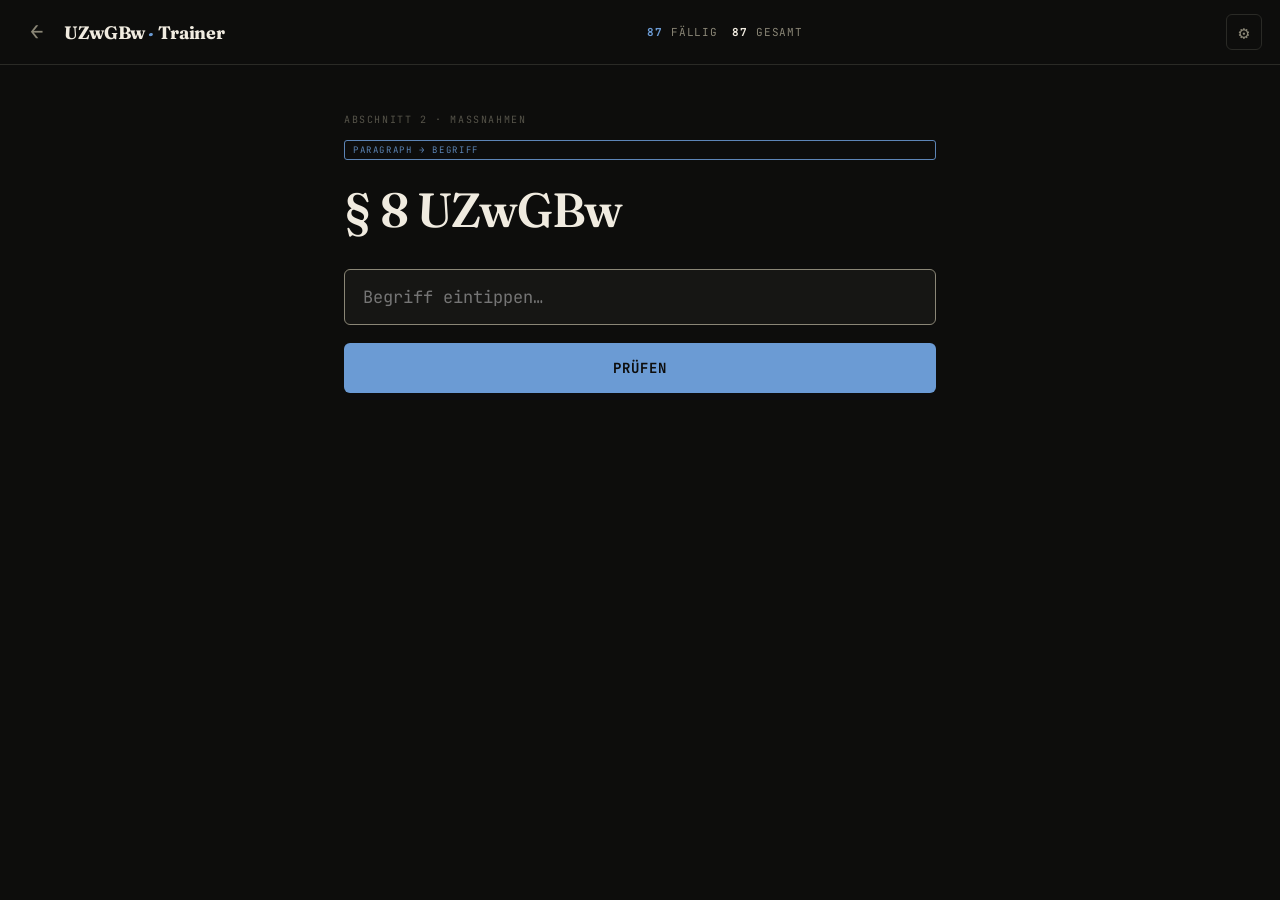
<file: tools/uzwgbw-trainer.html>
<!DOCTYPE html>
<html lang="de">
<head>
<meta charset="UTF-8">
<meta name="viewport" content="width=device-width, initial-scale=1.0, viewport-fit=cover">
<meta name="theme-color" content="#0a0a0a">
<meta name="apple-mobile-web-app-capable" content="yes">
<meta name="apple-mobile-web-app-status-bar-style" content="black-translucent">
<title>UZwGBw Trainer</title>
<link rel="preconnect" href="https://fonts.googleapis.com">
<link rel="preconnect" href="https://fonts.gstatic.com" crossorigin>
<link href="https://fonts.googleapis.com/css2?family=JetBrains+Mono:wght@400;500;700&family=Fraunces:opsz,wght@9..144,400;9..144,600;9..144,700&display=swap" rel="stylesheet">
<style>
* { box-sizing: border-box; margin: 0; padding: 0; -webkit-tap-highlight-color: transparent; }

:root {
  --bg: #0d0d0c;
  --bg-card: #161614;
  --bg-elev: #1f1f1c;
  --line: #2a2a26;
  --text: #f0ebe0;
  --text-dim: #8a8676;
  --text-faint: #56544a;
  --accent: #6b9bd4;
  --green: #7fb069;
  --yellow: #e8b339;
  --red: #c95a4f;
  --mono: 'JetBrains Mono', ui-monospace, monospace;
  --serif: 'Fraunces', Georgia, serif;
}

html, body {
  background: var(--bg);
  color: var(--text);
  font-family: var(--mono);
  font-size: 16px;
  height: 100%;
  overflow: hidden;
  overscroll-behavior: none;
}

body {
  display: flex;
  flex-direction: column;
  padding: env(safe-area-inset-top) env(safe-area-inset-right) env(safe-area-inset-bottom) env(safe-area-inset-left);
}

/* HEADER */
header {
  display: flex;
  align-items: center;
  justify-content: space-between;
  padding: 14px 18px;
  border-bottom: 1px solid var(--line);
  flex-shrink: 0;
}

.header-left { display: flex; align-items: center; gap: 10px; }
a.back-btn {
  text-decoration: none;
  border: none;
  font-size: 22px;
  line-height: 1;
  display: flex;
  align-items: center;
  justify-content: center;
}

.brand {
  font-family: var(--serif);
  font-weight: 700;
  font-size: 18px;
  letter-spacing: -0.02em;
}

.brand .ampersand { color: var(--accent); font-style: italic; }

.stats {
  display: flex;
  gap: 14px;
  font-size: 11px;
  color: var(--text-dim);
  text-transform: uppercase;
  letter-spacing: 0.08em;
}

.stat-num { color: var(--text); font-weight: 700; }
.stat-num.due { color: var(--accent); }

.icon-btn {
  background: none;
  border: 1px solid var(--line);
  color: var(--text-dim);
  width: 36px; height: 36px;
  border-radius: 6px;
  font-family: inherit;
  font-size: 18px;
  cursor: pointer;
  display: grid;
  place-items: center;
  transition: all 0.15s;
}
.icon-btn:active { background: var(--bg-elev); color: var(--text); }

/* MAIN AREA */
main {
  flex: 1;
  overflow-y: auto;
  display: flex;
  flex-direction: column;
  padding: 28px 22px 22px;
  -webkit-overflow-scrolling: touch;
}

.deck-tag {
  font-size: 10px;
  letter-spacing: 0.16em;
  text-transform: uppercase;
  color: var(--text-faint);
  margin-bottom: 14px;
}

.direction-tag {
  display: inline-block;
  font-size: 9px;
  letter-spacing: 0.18em;
  text-transform: uppercase;
  color: var(--accent);
  border: 1px solid var(--accent);
  padding: 3px 8px;
  border-radius: 3px;
  margin-bottom: 22px;
  opacity: 0.85;
}

.question {
  font-family: var(--serif);
  font-size: 38px;
  line-height: 1.15;
  font-weight: 600;
  letter-spacing: -0.02em;
  margin-bottom: 32px;
  word-break: break-word;
}

.question.smaller { font-size: 26px; }

/* INPUT */
.input-wrap {
  margin-bottom: 18px;
}

.answer-input {
  width: 100%;
  background: var(--bg-card);
  border: 1px solid var(--line);
  color: var(--text);
  font-family: var(--mono);
  font-size: 17px;
  padding: 16px 18px;
  border-radius: 6px;
  outline: none;
  transition: border-color 0.15s;
}
.answer-input:focus { border-color: var(--text-dim); }
.answer-input.r-green { border-color: var(--green); background: rgba(127, 176, 105, 0.08); }
.answer-input.r-yellow { border-color: var(--yellow); background: rgba(232, 179, 57, 0.08); }
.answer-input.r-red { border-color: var(--red); background: rgba(201, 90, 79, 0.08); }

/* PRIMARY BUTTONS */
.primary-btn {
  width: 100%;
  background: var(--accent);
  color: var(--bg);
  border: none;
  padding: 16px;
  font-family: var(--mono);
  font-size: 14px;
  font-weight: 700;
  letter-spacing: 0.08em;
  text-transform: uppercase;
  border-radius: 6px;
  cursor: pointer;
  transition: opacity 0.15s;
}
.primary-btn:active { opacity: 0.8; }
.primary-btn:disabled { opacity: 0.3; cursor: not-allowed; }

/* REVEAL */
.reveal {
  margin-top: 8px;
  padding: 18px;
  background: var(--bg-card);
  border: 1px solid var(--line);
  border-radius: 6px;
}

.reveal-label {
  font-size: 10px;
  letter-spacing: 0.16em;
  text-transform: uppercase;
  color: var(--text-faint);
  margin-bottom: 8px;
}

.reveal-term {
  font-family: var(--serif);
  font-size: 22px;
  font-weight: 600;
  margin-bottom: 8px;
  color: var(--text);
  letter-spacing: -0.01em;
}
.reveal-term.green { color: var(--green); }

.reveal-desc {
  font-size: 14px;
  line-height: 1.5;
  color: var(--text-dim);
}

.reveal-details {
  margin-top: 14px;
  padding-top: 14px;
  border-top: 1px solid var(--line);
  font-size: 13px;
  line-height: 1.6;
  color: var(--text-dim);
  white-space: pre-line;
}

.reveal-details strong {
  color: var(--text);
  font-weight: 600;
}

/* RATING BUTTONS */
.rate-primary {
  margin-top: 14px;
  display: flex;
  flex-direction: column;
  gap: 4px;
  align-items: center;
}
.rate-primary .primary-label {
  display: flex;
  align-items: baseline;
  gap: 10px;
}
.rate-primary .primary-hint {
  font-size: 10px;
  font-weight: 400;
  letter-spacing: 0.04em;
  text-transform: none;
  opacity: 0.7;
}

.rate-primary[data-verdict="green"] { background: var(--green); }
.rate-primary[data-verdict="yellow"] { background: var(--yellow); }
.rate-primary[data-verdict="red"] { background: var(--red); color: var(--text); }

.overrides {
  display: grid;
  grid-template-columns: repeat(3, 1fr);
  gap: 6px;
  margin-top: 8px;
}

.rate-btn-small {
  background: transparent;
  border: 1px solid var(--line);
  color: var(--text-dim);
  padding: 10px 4px;
  font-family: var(--mono);
  font-size: 11px;
  font-weight: 600;
  letter-spacing: 0.04em;
  text-transform: uppercase;
  border-radius: 6px;
  cursor: pointer;
  display: flex;
  flex-direction: column;
  gap: 2px;
  align-items: center;
  transition: all 0.15s;
}
.rate-btn-small:active { transform: scale(0.96); border-color: var(--text-dim); color: var(--text); }
.rate-btn-small .interval-hint {
  font-size: 9px;
  font-weight: 400;
  color: var(--text-faint);
  letter-spacing: 0.02em;
  text-transform: none;
}

.override-label {
  font-size: 10px;
  letter-spacing: 0.16em;
  text-transform: uppercase;
  color: var(--text-faint);
  margin-top: 16px;
  margin-bottom: 6px;
  text-align: center;
}

/* DONE STATE */
.done-state {
  flex: 1;
  display: flex;
  flex-direction: column;
  align-items: center;
  justify-content: center;
  text-align: center;
  padding: 30px 20px;
}
.done-state h2 {
  font-family: var(--serif);
  font-size: 28px;
  margin-bottom: 12px;
  font-weight: 600;
  letter-spacing: -0.02em;
}
.done-state p { color: var(--text-dim); font-size: 14px; line-height: 1.5; }

/* SETTINGS SHEET */
.sheet-bg {
  position: fixed;
  inset: 0;
  background: rgba(0,0,0,0.6);
  z-index: 10;
  opacity: 0;
  pointer-events: none;
  transition: opacity 0.2s;
}
.sheet-bg.open { opacity: 1; pointer-events: auto; }

.sheet {
  position: fixed;
  bottom: 0; left: 0; right: 0;
  background: var(--bg);
  border-top: 1px solid var(--line);
  border-radius: 16px 16px 0 0;
  padding: 14px 22px calc(28px + env(safe-area-inset-bottom));
  z-index: 11;
  transform: translateY(100%);
  transition: transform 0.25s ease-out;
  max-height: 88vh;
  overflow-y: auto;
}
.sheet.open { transform: translateY(0); }

.sheet-handle {
  width: 38px; height: 4px;
  background: var(--line);
  border-radius: 2px;
  margin: 0 auto 18px;
}

.sheet h2 {
  font-family: var(--serif);
  font-size: 22px;
  font-weight: 600;
  margin-bottom: 22px;
  letter-spacing: -0.01em;
}

.section-label {
  font-size: 10px;
  letter-spacing: 0.16em;
  text-transform: uppercase;
  color: var(--text-faint);
  margin: 16px 0 8px;
}

.chip-row {
  display: flex;
  flex-wrap: wrap;
  gap: 6px;
}

.chip {
  background: transparent;
  border: 1px solid var(--line);
  color: var(--text-dim);
  padding: 8px 12px;
  font-family: var(--mono);
  font-size: 12px;
  font-weight: 500;
  letter-spacing: 0.02em;
  border-radius: 6px;
  cursor: pointer;
  transition: all 0.15s;
}
.chip.active {
  background: var(--accent);
  color: var(--bg);
  border-color: var(--accent);
}
.chip:active { transform: scale(0.96); }
.chip.chip-all {
  border-color: var(--text-faint);
  color: var(--text-dim);
  font-style: italic;
}

.detail-stats {
  display: grid;
  grid-template-columns: repeat(2, 1fr);
  gap: 8px;
  margin: 8px 0 14px;
}

.detail-stat {
  background: var(--bg-card);
  border: 1px solid var(--line);
  padding: 10px 12px;
  border-radius: 6px;
}
.detail-stat .label {
  font-size: 9px;
  letter-spacing: 0.14em;
  text-transform: uppercase;
  color: var(--text-faint);
  margin-bottom: 4px;
}
.detail-stat .value {
  font-family: var(--serif);
  font-size: 20px;
  font-weight: 600;
  color: var(--text);
}

.danger-btn {
  width: 100%;
  background: transparent;
  border: 1px solid var(--red);
  color: var(--red);
  padding: 12px;
  font-family: var(--mono);
  font-size: 12px;
  font-weight: 600;
  letter-spacing: 0.06em;
  text-transform: uppercase;
  border-radius: 6px;
  cursor: pointer;
  margin-top: 8px;
}
.danger-btn:active { background: rgba(201, 90, 79, 0.1); }

@media (min-width: 720px) {
  main { padding: 48px 64px 32px; max-width: 720px; width: 100%; margin: 0 auto; }
  .question { font-size: 48px; }
  .question.smaller { font-size: 32px; }
  .sheet { max-width: 540px; margin: 0 auto; right: auto; left: 50%; transform: translate(-50%, 100%); border-radius: 16px 16px 0 0; }
  .sheet.open { transform: translate(-50%, 0); }
}
</style>
</head>
<body>

<header>
  <div class="header-left">
    <a class="icon-btn back-btn" href="../index.html" aria-label="Zur Startseite">←</a>
    <div class="brand">UZwGBw <span class="ampersand">·</span> Trainer</div>
  </div>
  <div class="stats">
    <div><span class="stat-num due" id="stat-due">0</span> fällig</div>
    <div><span class="stat-num" id="stat-total">0</span> gesamt</div>
  </div>
  <button class="icon-btn" id="open-settings" aria-label="Einstellungen">⚙</button>
</header>

<main id="main"></main>

<!-- SETTINGS SHEET -->
<div class="sheet-bg" id="sheet-bg"></div>
<div class="sheet" id="sheet">
  <div class="sheet-handle"></div>
  <h2>Einstellungen</h2>

  <div class="section-label">Modus</div>
  <div class="chip-row" id="mode-chips">
    <button class="chip" data-mode="forward">Paragraph → Begriff</button>
    <button class="chip" data-mode="reverse">Begriff → Paragraph</button>
    <button class="chip" data-mode="both">Beide</button>
  </div>

  <div class="section-label">Filter Abschnitt</div>
  <div class="chip-row" id="filter-chips"></div>

  <div class="section-label">Statistik</div>
  <div class="detail-stats">
    <div class="detail-stat"><div class="label">Neu</div><div class="value" id="d-new">0</div></div>
    <div class="detail-stat"><div class="label">Lernend</div><div class="value" id="d-learn">0</div></div>
    <div class="detail-stat"><div class="label">Gefestigt</div><div class="value" id="d-mature">0</div></div>
    <div class="detail-stat"><div class="label">Heute gelernt</div><div class="value" id="d-today">0</div></div>
  </div>

  <div class="section-label">Reset</div>
  <button class="danger-btn" id="reset-btn">Lernfortschritt zurücksetzen</button>
</div>

<script>
/* =========================================================
   CARDS — UZwGBw, gegliedert in vier Abschnitte
   Format: [front (Paragraph), term (Begriff/Kurzform), details (Erklärung)]
   Section ergibt sich aus dem Paragraphen.
   ========================================================= */
const RAW = [

/* ---------- 1. ABSCHNITT — Allgemeine Vorschriften (§§ 1–3) ---------- */

["§ 1 UZwGBw","Berechtigte Personen — Soldaten BW, verbündete Soldaten, zivile Wachpersonen","Drei Personengruppen, die die Befugnisse des UZwGBw ausüben dürfen:\n\n• Soldatinnen/Soldaten der Bundeswehr (mit militärischen Wach- oder Sicherheitsaufgaben betraut)\n• Soldatinnen/Soldaten verbündeter Streitkräfte (im Einzelfall mit der Wahrnehmung betraut, unter deutschem militärischen Vorgesetzten)\n• Zivile Wachpersonen (Beauftragung durch BMVg oder eine von ihm bestimmte Stelle)\n\nDrei Befugnisbereiche — für alle gleich:\n1. Personen anhalten, überprüfen, vorläufig festnehmen, durchsuchen\n2. Sachen sicherstellen und beschlagnahmen\n3. Unmittelbarer Zwang gegen Personen und Sachen\n\nWichtig: Befugnisse nur in »rechtmäßiger Erfüllung dieser Aufgaben« — keine Befugnis ohne dienstlichen Bezug.\n\nQuerverbindung: Diese Personenliste taucht in §§ 3, 8a Abs. 3, 15 Abs. 1 Nr. 1c und 17 Abs. 2 wieder auf — überall dort, wo der Schutz von »Berechtigten« geregelt ist."],

["§ 1 Abs. 3 UZwGBw","Zivile Wachpersonen — 4 Voraussetzungen + Altersgrenzen","Vier Eignungsvoraussetzungen für zivile Wachpersonen:\n\n• Persönliche Zuverlässigkeit\n• Körperliche Eignung\n• Ausreichende Vorbildung im Wachdienst\n• Gute Kenntnisse der Befugnisse nach diesem Gesetz\n\nAltersgrenzen:\n• Mindestalter: 18. Lebensjahr vollendet (zwingend)\n• Sollgrenze nach oben: 67. Lebensjahr soll nicht überschritten sein\n\nDie Beauftragung erfolgt durch das BMVg oder eine bestimmte Stelle. Erst mit der Beauftragung sind die Befugnisse aus § 1 Abs. 1 (anhalten/festnehmen/durchsuchen/sicherstellen/Zwang) eröffnet."],

["§ 2 Abs. 1 UZwGBw","Militärischer Bereich — Anlagen, Einrichtungen und Schiffe der BW","Militärische Bereiche sind:\n\n• Anlagen, Einrichtungen und Schiffe der Bundeswehr\n• Anlagen, Einrichtungen und Schiffe der verbündeten Streitkräfte\n• im Geltungsbereich des UZwGBw (Bundesrepublik)\n\nDas ist die weitere Kategorie — bloßes Betreten/Aufenthalt löst Identitätsfeststellung nach § 8a Abs. 1 aus.\n\nAbzugrenzen vom »militärischen Sicherheitsbereich« (Abs. 2) — die engere Kategorie mit schärferen Eingriffsbefugnissen (§§ 4–7)."],

["§ 2 Abs. 2 UZwGBw","Militärischer Sicherheitsbereich — Betreten verboten + sonstige gesperrte Örtlichkeiten","Militärische Sicherheitsbereiche sind:\n\n• Militärische Bereiche, deren Betreten verboten ist, UND\n• sonstige Örtlichkeiten, die das BMVg oder eine bestimmte Stelle vorübergehend gesperrt hat\n\nVoraussetzung für Sperrung sonstiger Örtlichkeiten:\n»Aus Gründen der militärischen Sicherheit zur Erfüllung dienstlicher Aufgaben unerläßlich« — nächste Polizeidienststelle ist unverzüglich zu unterrichten.\n\nKennzeichnungspflicht: Sicherheitsbereiche müssen erkennbar gemacht werden.\n\nDie engere Kategorie — eröffnet die schärferen Befugnisse der §§ 4 (Anhalten), 5 (Bringen), 6 (Festnahme), 7 (Durchsuchung) und 8 (allgemeine Durchsuchungsanordnung).\n\nFolge für Bürger: Entschädigungsanspruch nach § 20 bei Sperrung."],

["§ 2 Abs. 3 UZwGBw","Verhaltensanordnungen — allgemein und einzelfallbezogen","Die zuständigen Dienststellen der Bundeswehr können:\n\n• Allgemeine Verhaltensanordnungen für militärische Bereiche/Sicherheitsbereiche erlassen\n• Berechtigte (§ 1) ermächtigen, Einzelweisungen zu geben\n\nGrundlage für Befehle/Anweisungen, denen Personen im Bereich Folge zu leisten haben — auch ohne konkrete Gefahrenlage. Verstoß kann § 9 Nr. 2 (rechtswidrige Störung) auslösen."],

["§ 3 UZwGBw","Straftaten gegen die Bundeswehr — drei Schutzbereiche","Drei abgrenzbare Schutzbereiche:\n\n1. PERSONEN\n   a) Angehörige der BW, zivile Wachpersonen, Angehörige verbündeter Streitkräfte WÄHREND rechtmäßiger Dienstausübung — wenn die Tat den Dienst stört oder tätlicher Angriff erfolgt\n   b) Dieselben Personen WÄHREND Aufenthalts in militärischen Bereichen/Sicherheitsbereichen — bei tätlichem Angriff\n\n2. SACHEN\n   Militärische Bereiche und Gegenstände der BW/verbündeter Streitkräfte\n\n3. MILITÄRISCHE GEHEIMHALTUNG\n   in BW oder verbündeten Streitkräften\n\nFunktion im Gesetz: Der Begriff »Straftat gegen die Bundeswehr« ist Anknüpfungspunkt für viele Eingriffsbefugnisse — § 5 (Bringen), § 6 (Festnahme), § 7 (Durchsuchung), § 9 Nr. 1 (Zwang), § 15 Abs. 1 (Schusswaffe)."],

["§ 3 Abs. 3 UZwGBw","Verbündete Streitkräfte — Beistandspflicht nach Art. 51 UN-Charta","Verbündete Streitkräfte sind Streitkräfte von Staaten, mit denen Deutschland in einer wechselseitigen Beistandspflicht steht — zur Landes- oder Bündnisverteidigung im Sinne von Art. 51 UN-Charta.\n\nInsbesondere:\n• NATO-Staaten\n• EU-Staaten\n\nDie Definition ist wichtig, weil verbündete Streitkräfte:\n• selbst Befugnisinhaber nach § 1 sein können\n• denselben Schutz nach § 3 genießen wie BW-Angehörige\n• Schutzobjekt bei § 15 Abs. 1 Nr. 1d (Wehrmittel/Anlagen) sind"],

/* ---------- 2. ABSCHNITT — Maßnahmen (§§ 4–9) ---------- */

["§ 4 UZwGBw","Anhalten und Überprüfen im militärischen Sicherheitsbereich — erste Eskalationsstufe","Zweck: Feststellung der Person und der Berechtigung zum Aufenthalt.\n\nEingriff erlaubt gegenüber Personen, die:\n• sich im militärischen Sicherheitsbereich aufhalten\n• ihn betreten oder verlassen wollen\n• ihn gerade verlassen haben oder zu betreten versuchten und verfolgt werden (Nacheile, Abs. 2) — sofern anzunehmen ist, dass keine Aufenthaltsberechtigung besteht\n\nMildester Eingriff — anhalten + befragen + Ausweis verlangen. Wenn das nicht ausreicht: Eskalation zu § 5 (Bringen)."],

["§ 5 UZwGBw","Weitere Personenüberprüfung — Bringen zur Dienststelle","Zweite Eskalationsstufe. Wer nach § 4 überprüft wird, kann zum Wachvorgesetzten oder zur nächsten Dienststelle gebracht werden, wenn:\n\n1. Person oder Aufenthaltsberechtigung nicht sofort feststellbar, ODER\n2. dringender Verdacht einer Straftat gegen die Bundeswehr UND Gefahr im Verzug\n\nPflicht zur sofortigen Überprüfung und sofortigen Freilassung, wenn keine Festnahmevoraussetzungen vorliegen (§ 5 Abs. 2).\n\nÜbergang: Aus § 5 wird § 6 (Festnahme), wenn Haftbefehlsvoraussetzungen + dringender Tatverdacht + GiV zusammenkommen."],

["§ 6 UZwGBw","Vorläufige Festnahme — Haftbefehlsvoraussetzungen + Gefahr im Verzug","Schärfster Schritt im 2. Abschnitt vor Übergabe an Polizei. Voraussetzungen:\n\n• Person wurde nach § 5 gebracht\n• Dringender Tatverdacht einer Straftat gegen die Bundeswehr\n• Gefahr im Verzug\n• Voraussetzungen eines Haftbefehls oder Unterbringungsbefehls nach StPO liegen vor\n\nWer entscheidet:\n• Wachvorgesetzter\n• Leiter der Dienststelle\n• deren Beauftragter\n\nFolge:\n• Unverzügliche Überstellung an die Polizei\n• Direkte Vorführung beim Amtsrichter möglich, wenn Frist nach § 128 Abs. 1 StPO abzulaufen droht oder besondere militärische Geheimhaltung dies erfordert\n\nVerbindung: § 9 Nr. 3 erlaubt Zwang zur Erzwingung einer Festnahme; § 14 erlaubt Fesselung bei Festgenommenen."],

["§ 7 UZwGBw","Durchsuchung und Beschlagnahme bei Personenüberprüfung — 3 Voraussetzungen","Durchsuchung der Person nur bei:\n\n• Gefahr im Verzug UND\n• Verdacht einer Straftat gegen die Bundeswehr UND\n• Vermutung, dass die Durchsuchung Beweismittel zutage fördert\n\nMitgeführte Gegenstände dürfen ebenfalls durchsucht werden. Geschlechtsregel (§ 8a Abs. 5) gilt entsprechend: Personen nur durch Personen gleichen Geschlechts — außer bei Gefahr im Verzug.\n\nBeschlagnahme/Sicherstellung von Gegenständen im Gewahrsam (Abs. 2), wenn diese:\n• durch vorsätzliche Straftat gegen die BW hervorgebracht\n• zur Begehung einer solchen Tat geeignet\n• als Beweismittel von Bedeutung\n\n§§ 96, 97, 110 Abs. 1 und 2 StPO sind anzuwenden (Beschlagnahmeverbote, Durchsicht von Papieren)."],

["§ 7 Abs. 3 UZwGBw","Drei-Tage-Frist — Übergabe an Polizei oder StA","Sichergestellte oder beschlagnahmte Gegenstände sind spätestens BINNEN DREI TAGEN der Polizei oder Staatsanwaltschaft zu übergeben.\n\nEntfällt, wenn:\n• Gegenstand zurückgegeben wird, ODER\n• Bund oder verbündete Streitkräfte zu verfügen haben — dann ist ein Verzeichnis zu übersenden\n\nDiese Frist gilt ENTSPRECHEND auch für:\n• § 8 (allgemeine Durchsuchungsanordnung)\n• § 8a Abs. 5 (Identitätsfeststellung mit Durchsuchung)\n• § 8b (Durchsuchung zum Eigenschutz)\n\nMerke: Die 3-Tage-Frist ist eine zentrale Systemregel im UZwGBw — überall, wo Sachen gesichert werden, gilt sie."],

["§ 8 UZwGBw","Allgemeine Anordnung von Durchsuchungen — Routinekontrolle beim Betreten","BMVg oder bestimmte Stelle kann allgemein anordnen, dass Personen und mitgeführte Sachen beim Betreten/Verlassen bestimmter militärischer Sicherheitsbereiche ROUTINEMÄSSIG durchsucht werden.\n\nNur zur Feststellung von Gegenständen, die:\n• aus einem vorsätzlichen Verbrechen oder Vergehen gegen die BW herrühren\n• zur Begehung solcher Taten geeignet sind\n• als Beweismittel von Bedeutung sind\n\n§ 7 Abs. 2 und 3 gelten entsprechend (Beschlagnahme + 3-Tage-Frist).\n\nUnterschied zu § 7: § 8 braucht KEINEN konkreten Tatverdacht — es ist eine allgemeine, von der Behörde angeordnete Kontrollbefugnis am Zugang."],

["§ 8a Abs. 1 UZwGBw","Identitätsfeststellung im militärischen Bereich — Aufenthalt/Betreten/Verlassen","Im militärischen Bereich (§ 2 Abs. 1) darf die Identität festgestellt werden bei Personen, die:\n\n• sich im Bereich aufhalten\n• ihn betreten wollen\n• ihn verlassen wollen\n\nDas ist der mildeste Fall — der militärische Bereich an sich rechtfertigt die Identitätsfeststellung, ohne dass ein konkretes Verhalten verdächtig sein muss.\n\nMaßnahmen siehe § 8a Abs. 4. Bei Erfordernis kann nach Abs. 5 auch durchsucht werden."],

["§ 8a Abs. 2 UZwGBw","Identitätsfeststellung im nahen Umfeld — Beobachtung / gefährliche Gegenstände","Im NAHEN UMFELD (= Sicht- oder Rufweite) eines militärischen Sicherheitsbereichs nur bei:\n\n• Tatsächlichen Anhaltspunkten dafür, dass durch das Verhalten der Person Einsatzbereitschaft, Schlagkraft oder Sicherheit der Truppe gefährdet werden könnte, UND\n\n• Person:\n  - beobachtet den Bereich oder militärische Aktivitäten (mit oder ohne Hilfsmittel), ODER\n  - geht mit Gegenständen um, die geeignet sind, eine solche Gefahr herbeizuführen — insbesondere:\n    · Waffen und ähnlich gefährliche Gegenstände\n    · Einbruchswerkzeuge\n    · Beobachtungshilfen\n    · unbemannte Luftfahrzeuge und Steuergeräte\n\nMerke: »Nahes Umfeld« ist legaldefiniert als Sicht- oder Rufweite. »Drohnen« sind ausdrücklich erfasst."],

["§ 8a Abs. 3 UZwGBw","Identitätsfeststellung außerhalb militärischer Bereiche — nur durch Soldaten","Außerhalb militärischer Bereiche — und auch außerhalb des nahen Umfelds — gilt:\n\n• Nur Soldatinnen/Soldaten der BW mit Sicherheitsaufgaben (NICHT zivile Wachpersonen)\n• Tatsächliche Anhaltspunkte für mögliche Gefährdung von Einsatzbereitschaft/Schlagkraft/Sicherheit der Truppe\n• Person beobachtet militärische Aktivitäten ODER geht mit gefährdungsgeeigneten Gegenständen um (gleiche Liste wie Abs. 2)\n\n»Militärische Aktivitäten« sind ALLE dienstlichen Tätigkeiten der Streitkräfte im Geltungsbereich des Gesetzes — Übungen im Gelände, Konvois, Manöver, jede dienstliche Aktion.\n\nWichtig: Diese Befugnis steht zivilen Wachpersonen nicht zu — ihre Befugnis endet beim nahen Umfeld."],

["§ 8a Abs. 4 UZwGBw","Maßnahmen zur Identitätsfeststellung — Anhalten, Befragen, Ausweispapiere, Bringen","Mögliche Maßnahmen, gestaffelt nach Erforderlichkeit:\n\n• Anhalten\n• Nach Personalien befragen\n• Aushändigung mitgeführter Ausweispapiere verlangen\n\nWeiter (nur wenn Identität anders nicht oder nur mit erheblichen Schwierigkeiten feststellbar):\n• Festhalten\n• Bringen zur nächsten Wache, Dienststelle oder zum Wachvorgesetzten\n\nFür dieses Bringen gelten ENTSPRECHEND:\n• § 5 Abs. 2 (sofortige Überprüfung + Freilassung)\n• § 6 (vorläufige Festnahme, wenn dann Voraussetzungen vorliegen)"],

["§ 8a Abs. 5 UZwGBw","Durchsuchung bei Identitätsfeststellung — Geschlecht, Gefahr im Verzug, Anwesenheitsrecht","Wenn unter den Voraussetzungen von § 8a Abs. 4 S. 3 (Festhalten/Bringen) erforderlich:\n\n• Person darf durchsucht werden\n• Mitgeführte Sachen ebenfalls\n\nZentrale Schutzregeln:\n• Personen nur durch Personen GLEICHEN GESCHLECHTS oder Ärzte\n• AUSNAHME: Gefahr im Verzug — wenn nötig zum Schutz gegen Gefahr für Leib oder Leben (auch durch Person anderen Geschlechts)\n\nBei Durchsuchung von SACHEN:\n• Inhaber der tatsächlichen Gewalt hat Recht auf Anwesenheit\n\n§ 7 Abs. 2 und 3 gelten entsprechend (Beschlagnahme + 3-Tage-Frist)."],

["§ 8b UZwGBw","Durchsuchung zum Eigenschutz — kein Tatverdacht erforderlich","Eigenständige, niederschwellige Durchsuchungsbefugnis — UNABHÄNGIG vom Tatverdacht.\n\nVoraussetzung:\n• Person unterliegt nach UZwGBw oder anderen Gesetzen der Personenüberprüfung/Identitätsfeststellung\n• Durchsuchung erforderlich zum Schutz vor Gefahr für Leib oder Leben\n\nGeschützt werden:\n• BW-Angehörige\n• Zivile Wachpersonen\n• Angehörige verbündeter Streitkräfte\n• Die betroffene Person selbst\n• Dritte\n\nGesucht wird nach:\n• Waffen\n• Explosivmitteln\n• gefährlichen Gegenständen\n\nMitgeführte Gegenstände ebenfalls. § 7 Abs. 2 und 3 entsprechend.\n\nAbgrenzung zu § 7: § 7 braucht Verdacht einer Straftat + GiV + Beweismittelvermutung. § 8b braucht nur die Eigenschutz-Erforderlichkeit. Daher viel breiter anwendbar."],

["§ 9 UZwGBw","Voraussetzungen des unmittelbaren Zwanges — drei abschließende Zwecke","Drei abschließende Zwecke für die Anwendung von Zwang:\n\n1. Verhinderung der UNMITTELBAR BEVORSTEHENDEN Ausführung oder Fortsetzung einer Straftat gegen die Bundeswehr\n\n2. Beseitigung SONSTIGER rechtswidriger Störungen der dienstlichen Tätigkeit der Bundeswehr, wenn sie Einsatzbereitschaft, Schlagkraft oder Sicherheit der Truppe gefährden\n\n3. ERZWINGUNG einer zulässigen Maßnahme nach diesem Gesetz oder einer vorläufigen Festnahme nach § 127 Abs. 1 StPO wegen einer Straftat gegen die BW\n\nZwang muss ERFORDERLICH sein — koppelt direkt an § 12 (Verhältnismäßigkeit).\n\nMerke: § 9 ist die Eingangsschwelle. Ohne einen der drei Zwecke kein Zwang. § 10 sagt dann, WIE der Zwang aussehen darf, § 12 sagt, in welchen Grenzen."],

/* ---------- 3. ABSCHNITT — Anwendung des unmittelbaren Zwanges (§§ 10–18) ---------- */

["§ 10 UZwGBw","Einzelmaßnahmen — körperliche Gewalt, Hilfsmittel, Waffen","Unmittelbarer Zwang = Einwirkung auf Personen oder Sachen durch:\n\n• KÖRPERLICHE GEWALT — jede unmittelbare körperliche Einwirkung\n\n• HILFSMITTEL der körperlichen Gewalt — insbesondere:\n  - Fesseln\n  - technische Sperren\n  - Dienstfahrzeuge\n\n• WAFFEN — dienstlich zugelassen:\n  - Hieb- und Schusswaffen\n  - Distanz-Elektroimpulsgeräte (Taser)\n  - Reizstoffe\n  - Explosivmittel\n\nDas ist die Auswahl-Palette. WANN überhaupt: § 9. WIE: §§ 11–17. WOMIT konkret: § 10. Grenze: § 12.\n\nReihenfolge nicht zwingend, aber Verhältnismäßigkeit (§ 12) verlangt die mildeste geeignete Form."],

["§ 11 UZwGBw","Androhung des unmittelbaren Zwanges — Grundsatz","Die Anwendung unmittelbaren Zwanges ist ANZUDROHEN, außer wenn die Lage dies nicht zulässt.\n\nFunktion:\n• Warnung gibt dem Betroffenen die Chance, das Verhalten zu ändern\n• Eskalation wird transparent\n• Verhältnismäßigkeit wird gewahrt (mildestes Mittel zuerst)\n\nAusnahme bei Schusswaffe: § 17 mit eigener, schärferer Regelung — Warnschuss zählt als Androhung; ohne Androhung nur unter engen Voraussetzungen (§ 17 Abs. 2)."],

["§ 12 UZwGBw","Verhältnismäßigkeit — Erforderlichkeit + Übermaßverbot","Zentralprinzip in zwei Absätzen:\n\nAbs. 1 — ERFORDERLICHKEIT:\nVon mehreren möglichen und geeigneten Maßnahmen ist diejenige zu treffen, die den einzelnen und die Allgemeinheit am wenigsten beeinträchtigt.\n→ Mildestes Mittel.\n\nAbs. 2 — ÜBERMASSVERBOT:\n• Maßnahme ist nicht zulässig, wenn der erwartete Schaden erkennbar außer Verhältnis zum beabsichtigten Erfolg steht.\n• Maßnahme nur so lange und so weit durchführen, wie der Zweck es erfordert.\n\n→ Zwei Schichten: erst Auswahl der Mittel (Abs. 1), dann Abbruch sobald Zweck erreicht (Abs. 2).\n\nQuerverbindungen: § 9 (Erforderlichkeit als Eingangsschwelle), § 16 Abs. 1 (Subsidiarität der Schusswaffe), § 16 Abs. 2 (Begrenzung auf angriffs-/fluchtunfähig)."],

["§ 13 UZwGBw","Hilfeleistung für Verletzte — Beistand und ärztliche Hilfe","Bei der Anwendung unmittelbaren Zwanges:\n\n• Verletzten ist BEIZUSTEHEN\n• und ÄRZTLICHE HILFE zu verschaffen,\n• soweit es NÖTIG ist\n• und die LAGE es zulässt\n\nGilt unabhängig davon, ob der Verletzte der Adressat des Zwanges war oder ein Dritter. Ergänzt die Verhältnismäßigkeit um eine konkrete Nachsorgepflicht."],

["§ 14 UZwGBw","Fesselung von Personen — 3 Gründe (Angriff, Flucht, Selbstmord)","Fesselung ist zulässig bei Personen, die nach § 5 Abs. 1 weiter überprüft werden oder vorläufig festgenommen sind — bei einem von drei Gründen:\n\n1. Gefahr eines ANGRIFFS auf Personen oder Widerstand\n\n2. FLUCHTVERSUCH ODER begründete Befürchtung der Flucht (nach Würdigung aller Tatsachen, insbesondere der persönlichen Verhältnisse)\n\n3. SELBSTMORDGEFAHR\n\nMerkhilfe: 3 As — Aggression, Abhauen, Autoaggression.\n\nFesseln sind nach § 10 ausdrücklich »Hilfsmittel der körperlichen Gewalt« — keine Waffe."],

["§ 15 Abs. 1 UZwGBw","Schusswaffengebrauch gegen Einzelne — 4 Gründe","Vier Gründe für Schusswaffengebrauch gegen einzelne Personen:\n\nNr. 1 — Verhinderung einer unmittelbar bevorstehenden Ausführung/Fortsetzung einer Straftat gegen die BW, die sich darstellt als:\n  a) Verbrechen\n  b) Vergehen unter Anwendung/Mitführung von Schusswaffen oder Explosivmitteln\n  c) Tätlicher Angriff auf Leib/Leben von BW-Angehörigen, zivilen Wachpersonen, Angehörigen verbündeter Streitkräfte\n  d) Vorsätzliche Sabotage an Wehrmitteln/Anlagen/Einrichtungen/Schiffen — wenn dadurch BRD-Sicherheit, Schlagkraft der Truppe oder Menschenleben gefährdet\n\nNr. 2 — Anhalten einer Person, die sich der Personenüberprüfung trotz wiederholter Weisung durch Flucht entzieht\n\nNr. 3 — Anhalten einer fluchtversuchenden Person bei vorläufiger Festnahme, wenn sie bei einer Straftat im Sinne Nr. 1 auf frischer Tat getroffen oder verfolgt wird\n\nNr. 4 — Verhinderung der Flucht / sofortiges Wiederergreifen einer Person in Gewahrsam wegen Überprüfung (§ 5) oder dringenden Verdachts auf Nr.-1-Tat\n\nMerke: Nr. 1 ist die Tatverhinderung, Nrn. 2–4 sind alle Flucht-Konstellationen mit absteigender Verdachtsschwere."],

["§ 15 Abs. 1 Nr. 1 UZwGBw","Verbrechensverhinderung mit Schusswaffe — Buchstaben a bis d","Die vier Fallgruppen, in denen das Verhindern einer unmittelbar bevorstehenden oder fortgesetzten Straftat gegen die BW den Schusswaffengebrauch rechtfertigen kann:\n\na) VERBRECHEN — Tat mit Mindestfreiheitsstrafe von einem Jahr (§ 12 StGB)\n\nb) VERGEHEN unter ANWENDUNG ODER MITFÜHRUNG von Schusswaffen oder Explosivmitteln — die Bewaffnung qualifiziert das Vergehen\n\nc) TÄTLICHER ANGRIFF auf Leib oder Leben von:\n   - BW-Angehörigen\n   - Zivilen Wachpersonen\n   - Angehörigen verbündeter Streitkräfte\n   während rechtmäßiger Dienstausübung oder Aufenthalt in militärischen Bereichen/Sicherheitsbereichen\n\nd) VORSÄTZLICHE UNBEFUGTE Zerstörung/Beschädigung/Veränderung/Unbrauchbarmachung/Beseitigung eines Wehrmittels oder einer Anlage/Einrichtung/eines Schiffes der BW/verbündeter Streitkräfte —\n   nur, wenn dadurch BRD-Sicherheit, Sicherheit eines Entsendestaates, Schlagkraft der Truppe oder Menschenleben gefährdet werden\n\nQuerverbindung: a–c sind die Fälle, in denen § 17 Abs. 2 sogar den Schuss OHNE Androhung erlaubt — d hingegen nicht."],

["§ 15 Abs. 2 UZwGBw","Schusswaffengebrauch gegen Menschenmenge — Subsidiarität","Schusswaffe gegen eine Menschenmenge nur, wenn:\n\n• aus oder von der Menge heraus Straftaten gegen die BW UNTER GEWALTANWENDUNG begangen werden oder unmittelbar bevorstehen, UND\n\n• Maßnahmen gegen Einzelne zwecklos sind oder offensichtlich nicht erfolgreich\n\nKopplungen:\n• § 17 Abs. 1: Androhung muss wiederholt werden\n• § 16 Abs. 2: Schutz Unbeteiligter — Ausnahme nur, wenn beim Einschreiten gegen Menschenmenge unvermeidbar\n\nDie Hürde ist deutlich höher als gegen Einzelne — die Menge enthält stets Unbeteiligte."],

["§ 16 Abs. 1 UZwGBw","Subsidiarität der Schusswaffe — Sachen vor Personen","Zwei Subsidiaritätsschichten:\n\n1. Schusswaffen NUR, wenn andere Zwangsmaßnahmen ERFOLGLOS waren oder offensichtlich aussichtslos sind\n   → Innerhalb der Zwangsmittel ist Schuss das letzte Mittel\n\n2. Schusswaffen gegen Personen NUR, wenn die Waffenwirkung gegen SACHEN nicht zum Zweck führt\n   → Schuss auf Reifen, Türschloss, Schaltkasten vor Schuss auf Mensch\n\nKombination mit § 12: erst andere Zwangsmittel, dann Sachschuss, dann Personenschuss. Klassische Eskalationsleiter."],

["§ 16 Abs. 2 UZwGBw","Zweck Schuss + Schutz Unbeteiligter — angriffs-/fluchtunfähig machen","Zwei Inhalte in Abs. 2:\n\nZWECK des Schusses:\n• Nur, um angriffs- oder fluchtunfähig zu machen\n• Nicht: töten als Selbstzweck (der Tod kann Folge sein, ist aber nicht Ziel)\n\nSCHUTZ UNBETEILIGTER:\n• Schuss verboten, wenn Unbeteiligte erkennbar mit hoher Wahrscheinlichkeit gefährdet werden\n• AUSNAHME: beim Einschreiten gegen Menschenmenge nach § 15 Abs. 2, wenn unvermeidbar\n\n→ Der Drittschutz weicht hier ausnahmsweise zurück, weil die Menge selbst die Gefahr für die Allgemeinheit darstellt."],

["§ 16 Abs. 3 UZwGBw","Schießverbot gegen Kinder — absolut","Gegen Personen, die dem äußeren Eindruck nach im Kindesalter sind, dürfen Schusswaffen NICHT gebraucht werden.\n\nAbsolute Regel — kein Abwägen, keine Ausnahme.\n\nAnknüpfung an den »äußeren Eindruck«: Schütze muss nach Wahrnehmung im Moment urteilen. Wenn die Person aussieht wie ein Kind, ist Schuss verboten — unabhängig vom tatsächlichen Alter.\n\nMerke: Es gibt drei Schießverbote/Beschränkungen — Kinder absolut (Abs. 3), Unbeteiligte mit Ausnahme (Abs. 2), und das Subsidiaritätsgebot (Abs. 1)."],

["§ 17 Abs. 1 UZwGBw","Androhung Schusswaffe — Warnschuss zählt, Menge: wiederholen","Drei Inhalte:\n\n• Schusswaffengebrauch ist anzudrohen\n• Warnschuss gilt als Androhung\n• Gegen Menschenmenge ist die Androhung zu WIEDERHOLEN\n\nFunktion: Die Androhung gibt der Person/Menge die Möglichkeit, das Verhalten zu ändern — und damit den Schuss überflüssig zu machen. Sie ist die letzte Eskalationsstufe vor dem Schuss.\n\nWarnschuss ≠ »Erstschuss«: Der Warnschuss soll NICHT treffen, er ist Drohgebärde. Wenn er trifft, war es eine Verletzung — dann § 13 (Hilfeleistung)."],

["§ 17 Abs. 2 UZwGBw","Schuss ohne Androhung — nur a/b/c + einziges Mittel","Schuss ohne Androhung ist NUR zulässig:\n\n• in den Fällen § 15 Abs. 1 Nr. 1 Buchstaben a–c (Verbrechen / bewaffnetes Vergehen / tätlicher Angriff auf Leib/Leben)\n• UND nur, wenn der sofortige Schuss ohne Androhung das EINZIGE MITTEL ist, um abzuwenden:\n  - Gefahr für Leib oder Leben eines Menschen, ODER\n  - Gefahr eines besonders schweren Nachteils für Anlagen/Einrichtungen/Schiffe/Wehrmittel von bedeutendem Wert, ODER\n  - Gefahr für die Sicherheit der BRD\n\nMerke: Buchstabe d (Sabotage) ist HIER NICHT dabei — bei Sabotage ist Androhung immer Pflicht. Logik: § 17 Abs. 2 setzt akute Gefahr für Leben/Sicherheit voraus, nicht reine Sachgefahr."],

["§ 18 UZwGBw","Explosivmittel — Schusswaffenrecht gilt entsprechend","§§ 15 bis 17 gelten ENTSPRECHEND für den Gebrauch von Explosivmitteln.\n\nKonsequenz: Für Explosivmittel gelten exakt dieselben Voraussetzungen wie für Schusswaffen:\n• Vier Gründe Einzelpersonen (§ 15 Abs. 1)\n• Verschärfte Voraussetzungen gegen Menge (§ 15 Abs. 2)\n• Subsidiarität (§ 16 Abs. 1)\n• Angriffs-/fluchtunfähig + Drittschutz (§ 16 Abs. 2)\n• Kinderschutz (§ 16 Abs. 3)\n• Androhung (§ 17 Abs. 1)\n• Ausnahmen vom Androhungserfordernis (§ 17 Abs. 2)\n\nIn der Praxis selten — aber das Gesetz behandelt Explosivmittel wie eine besonders schwere Schusswaffe."],

/* ---------- 4. ABSCHNITT — Schlussvorschriften (§§ 19–21) ---------- */

["§ 19 UZwGBw","Einschränkung von Grundrechten — Art. 2 II GG (Zitiergebot)","Eingeschränkt werden nach Maßgabe dieses Gesetzes:\n\n• Recht auf LEBEN (Art. 2 Abs. 2 S. 1 GG)\n• Recht auf KÖRPERLICHE UNVERSEHRTHEIT (Art. 2 Abs. 2 S. 1 GG)\n• Freiheit der PERSON (Art. 2 Abs. 2 S. 2 GG)\n\nVerfassungsrechtlicher Hintergrund: Zitiergebot aus Art. 19 Abs. 1 S. 2 GG — wenn ein Gesetz ein Grundrecht einschränkt, muss es das Grundrecht unter Angabe des Artikels nennen. § 19 erfüllt diese Pflicht für das UZwGBw.\n\nMerke: Genau die Rechtsgüter, gegen die die Schusswaffenregelung (§ 15) eingreifen kann, sind hier zitiert — Leben + Unversehrtheit + Freiheit. Das ist kein Zufall, sondern die verfassungsrechtliche Voraussetzung dafür, dass das Gesetz die scharfen Befugnisse überhaupt anordnen darf."],

["§ 20 UZwGBw","Entschädigung bei Sperrung sonstiger Örtlichkeiten — Bundesleistungsgesetz analog","Wenn durch eine vorübergehende Sperrung einer sonstigen Örtlichkeit nach § 2 Abs. 2 S. 2 die gewöhnliche Nutzung des Grundstücks so beeinträchtigt wird, dass eine Ertragsminderung oder ein Nutzungsausfall entsteht: Entschädigung in Geld zur angemessenen Ausgleichung.\n\nEntsprechende Anwendung von §§ 23 Abs. 4, 29, 32 Abs. 2, 34, 49, 58, 62, 64, 65 Bundesleistungsgesetz.\n\nZuständige Stelle: An Stelle der Anforderungsbehörde tritt das Bundesamt für Infrastruktur, Umweltschutz und Dienstleistungen der Bundeswehr (BAIUDBw).\n\nLogik: Wer durch militärische Sperrung enteignungsähnlich beeinträchtigt wird, soll nicht das Sonderopfer allein tragen — der Bund kompensiert."],

["§ 20a UZwGBw","Datenverarbeitung — offen, bei der betroffenen Person, erforderlich","Verarbeitung personenbezogener Daten ist nur zulässig:\n\n• OFFEN (nicht verdeckt)\n• bei der BETROFFENEN PERSON (keine Drittquellen, kein heimliches Erheben)\n• durch den in § 1 benannten Personenkreis (BW-Soldaten / verbündete Soldaten / zivile Wachpersonen)\n• soweit zur Erfüllung der durch dieses Gesetz übertragenen Befugnisse ERFORDERLICH\n\nVier Schranken, die zusammenwirken — schon eine reicht aus, um die Verarbeitung unzulässig zu machen.\n\nBezug zum allgemeinen Datenschutzrecht: § 20a ist die spezialgesetzliche Erlaubnisnorm — er konkretisiert, was im UZwGBw-Kontext mit personenbezogenen Daten geschehen darf, ohne die DSGVO/BDSG-Systematik im Übrigen aufzuheben."],

["§ 21 UZwGBw","Inkrafttreten — drei Monate nach Verkündung","Das Gesetz tritt drei Monate nach Verkündung in Kraft.\n\nKurze, technische Schlussnorm — typisch für klassische Bundesgesetze. Die Drei-Monats-Frist sollte den betroffenen Stellen Zeit zur Umstellung geben."],

/* ---------- 5. STPO — in UZwGBw zitierte Paragraphen ---------- */

["§ 96 StPO","Amtlich verwahrte Schriftstücke — Sperrerklärung der obersten Dienstbehörde","Vorlegung oder Auslieferung von Akten und Schriftstücken durch Behörden / öffentliche Beamte darf NICHT gefordert werden, wenn die oberste Dienstbehörde erklärt, dass das Bekanntwerden dem Wohl des Bundes oder eines Landes Nachteile bereiten würde.\n\nEntsprechend für Akten/Schriftstücke im Gewahrsam von Bundestags-/Landtagsmitgliedern oder Fraktionsangestellten — wenn die für die Aussagegenehmigung zuständige Stelle eine entsprechende Erklärung abgegeben hat.\n\nQuerverbindung: § 7 Abs. 2 UZwGBw verlangt die Anwendung der §§ 96, 97 und 110 Abs. 1 und 2 StPO bei Beschlagnahme und Sicherstellung im Rahmen der Personenüberprüfung. § 96 ist also das Schutzschild der Verwaltung vor militärischer Beweismittelbeschaffung."],

["§ 97 StPO","Beschlagnahmeverbot — Zeugnisverweigerungsrechte schützen Gegenstände","Der Beschlagnahme unterliegen NICHT (Abs. 1):\n\n1. Schriftliche Mitteilungen zwischen Beschuldigtem und Zeugnisverweigerern nach § 52 oder § 53 Abs. 1 Satz 1 Nr. 1 bis 3b StPO (Angehörige; Geistliche, Verteidiger, Rechtsanwälte, Notare, Ärzte etc.)\n\n2. Aufzeichnungen der Zeugnisverweigerer über anvertraute Mitteilungen oder Umstände\n\n3. Andere Gegenstände, ärztliche Untersuchungsbefunde eingeschlossen, soweit das Zeugnisverweigerungsrecht reicht\n\nVoraussetzung (Abs. 2 S. 1): Gegenstände müssen IM GEWAHRSAM des Zeugnisverweigerers sein (Ausnahme: elektronische Gesundheitskarte).\n\nAusnahme vom Schutz (Abs. 2 S. 2): Beschränkungen gelten NICHT, wenn:\n• Tatsachen den Verdacht begründen, der Zeugnisverweigerer ist an der Tat / Datenhehlerei / Begünstigung / Strafvereitelung / Hehlerei beteiligt, ODER\n• Gegenstände sind durch eine Straftat hervorgebracht / zur Begehung gebraucht / aus einer Straftat herrührend\n\nQuerverbindung: § 7 Abs. 2 UZwGBw — bei Beschlagnahme während einer UZwGBw-Maßnahme gelten diese Beschlagnahmeverbote auch für Wachvorgesetzten und zivile Wachpersonen."],

["§ 110 Abs. 1+2 StPO","Durchsicht von Papieren — Staatsanwaltsvorbehalt + Versiegelungspflicht","Abs. 1 — STAATSANWALTSCHAFT-VORBEHALT:\nDie Durchsicht der Papiere des von der Durchsuchung Betroffenen steht zu:\n• der Staatsanwaltschaft\n• und auf deren Anordnung den Ermittlungspersonen (§ 152 GVG)\n\nAbs. 2 — ANDERE BEAMTE:\nAndere Beamte dürfen Papiere nur dann durchsehen, wenn der Inhaber die Durchsicht GENEHMIGT.\nAndernfalls:\n• Papiere, deren Durchsicht für geboten erachtet wird, in einen Umschlag\n• Umschlag IN GEGENWART des Inhabers mit dem AMTSSIEGEL verschließen\n• an die Staatsanwaltschaft abliefern\n\nQuerverbindung: § 7 Abs. 2 UZwGBw verweist auf Abs. 1 und 2 ausdrücklich. Konsequenz für Wachvorgesetzte und zivile Wachpersonen — Papiere des Festgenommenen dürfen NICHT selbst durchgesehen werden (außer mit Genehmigung); sie sind zu versiegeln und der StA zu übergeben."],

["§ 127 Abs. 1 StPO","Vorläufige Festnahme — Jedermannsrecht bei frischer Tat","Wird jemand auf FRISCHER TAT betroffen oder verfolgt, so ist JEDERMANN befugt, ihn auch ohne richterliche Anordnung vorläufig festzunehmen — wenn:\n\n• er der FLUCHT verdächtig ist, ODER\n• seine IDENTITÄT NICHT SOFORT festgestellt werden kann\n\nDas ist das berühmte »Jedermannsrecht« — die einzige Festnahmebefugnis, die nicht an einen Beamtenstatus knüpft.\n\nIdentitätsfeststellung durch StA / Polizeibeamte richtet sich daneben nach § 163b Abs. 1 StPO.\n\nQuerverbindungen im UZwGBw:\n• § 9 Nr. 3: Zwang darf angewandt werden, um eine vorläufige Festnahme nach § 127 Abs. 1 StPO wegen einer Straftat gegen die BW zu erzwingen\n• § 15 Abs. 1 Nr. 3 (mittelbar): Schusswaffeneinsatz zum Anhalten der fluchtenden Person, wenn sie auf frischer Tat (Nr.-1-Tat) getroffen oder verfolgt wird\n\nMerke: § 127 Abs. 1 StPO ist die »zivile« Festnahmegrundlage — § 6 UZwGBw ist die spezielle militärische Variante mit Haftbefehlsvoraussetzungen + GiV."],

["§ 128 Abs. 1 StPO","Vorführung beim Richter — unverzüglich, spätestens am Folgetag","Der Festgenommene ist, SOFERN ER NICHT WIEDER IN FREIHEIT GESETZT WIRD:\n\n• UNVERZÜGLICH,\n• SPÄTESTENS AM TAGE NACH DER FESTNAHME,\n• dem RICHTER bei dem AMTSGERICHT vorzuführen, in dessen Bezirk er festgenommen worden ist\n\nDer Richter vernimmt den Vorgeführten gemäß § 115 Abs. 3 StPO.\n\nQuerverbindung: § 6 Abs. 2 UZwGBw\n• Festgenommener ist grundsätzlich unverzüglich der Polizei zu überstellen\n• ABER: Direktvorführung beim Amtsrichter ist zulässig, wenn die Frist nach § 128 Abs. 1 StPO abzulaufen droht oder besondere militärische Geheimhaltung dies erfordert\n\nMerke: Die »spätestens am Tage nach der Festnahme«-Frist ist die fundamentale Habeas-Corpus-Frist. Sie gilt auch für UZwGBw-Festnahmen — die Polizeiübergabe darf sie nicht überschreiten."],

["§ 112 StPO","Untersuchungshaft / Haftbefehl — dringender Tatverdacht + Haftgrund","Voraussetzungen der Untersuchungshaft (Abs. 1):\n\n• DRINGENDER TATVERDACHT, UND\n• ein HAFTGRUND\n• KEINE Anordnung, wenn außer Verhältnis zu Bedeutung der Sache / zu erwartender Strafe (Verhältnismäßigkeit)\n\nHaftgründe (Abs. 2):\n\n1. FLUCHT — Beschuldigter ist flüchtig oder hält sich verborgen\n\n2. FLUCHTGEFAHR — Würdigung der Einzelfallumstände begründet Gefahr, dass Beschuldigter sich dem Verfahren entzieht\n\n3. VERDUNKELUNGSGEFAHR — dringender Verdacht, dass Beschuldigter:\n  a) Beweismittel vernichtet, verändert, beiseite schafft, unterdrückt oder fälscht, oder\n  b) auf Mitbeschuldigte / Zeugen / Sachverständige unlauter einwirkt, oder\n  c) andere dazu veranlasst\n  — sodass die Ermittlung der Wahrheit erschwert wird\n\nAbs. 3: Bei besonders schweren Taten (§ 6 Abs. 1 Nr. 1, § 13 Abs. 1 VStGB; § 129a Abs. 1/2 StGB; §§ 176c, 176d, 211, 212, 226, 306b, 306c StGB u.a.) darf U-Haft auch ohne Haftgrund nach Abs. 2 angeordnet werden.\n\nQuerverbindung: § 6 Abs. 1 UZwGBw — vorläufige Festnahme nur, wenn »Voraussetzungen eines Haftbefehls« nach StPO vorliegen. Damit ist § 112 StPO die Bezugsnorm für jede UZwGBw-Festnahme."],

["§ 126a StPO","Einstweilige Unterbringung / Unterbringungsbefehl — Schuldunfähigkeit + dringender Verdacht","Voraussetzungen für den Unterbringungsbefehl (Abs. 1):\n\n• DRINGENDE GRÜNDE für die Annahme, dass jemand eine rechtswidrige Tat IM ZUSTAND DER SCHULDUNFÄHIGKEIT ODER VERMINDERTEN SCHULDFÄHIGKEIT (§§ 20, 21 StGB) begangen hat, UND\n\n• dringende Gründe für die Annahme, dass eine UNTERBRINGUNG in einem psychiatrischen Krankenhaus oder in einer Entziehungsanstalt angeordnet werden wird, UND\n\n• die ÖFFENTLICHE SICHERHEIT die einstweilige Unterbringung erfordert\n\nDann kann das Gericht durch Unterbringungsbefehl die einstweilige Unterbringung anordnen.\n\nAbs. 2: Entsprechend gelten die §§ 114 bis 115a, 116 Abs. 3 und 4, §§ 117 bis 119a, 123, 125, 126 StPO.\n\nAbs. 3: Unterbringungsbefehl ist aufzuheben, wenn die Voraussetzungen entfallen oder das Gericht im Urteil keine Unterbringung anordnet.\n\nQuerverbindung: § 6 Abs. 1 UZwGBw nennt Haftbefehl ODER Unterbringungsbefehl als zwei alternative Voraussetzungen für die militärische Festnahme. § 126a ist also die Bezugsnorm für die Festnahme schuldunfähiger / vermindert schuldfähiger Personen — wo § 112 StPO mangels Beschuldigtenfähigkeit nicht greift."],

];

/* =========================================================
   QUIZ — Frage / Kurzantwort / Beschreibung
   ========================================================= */
const QUIZ_RAW = [

/* — Aus 1. Abschnitt — */
["Wie viele Personengruppen sind Befugnisinhaber nach UZwGBw?","3","Genau, drei Personengruppen sind in § 1 als Befugnisinhaber benannt: (1) Soldatinnen/Soldaten der Bundeswehr mit Wach- oder Sicherheitsaufgaben, (2) Soldatinnen/Soldaten verbündeter Streitkräfte (im Einzelfall mit der Wahrnehmung betraut), (3) zivile Wachpersonen (vom BMVg beauftragt). Diese Personenliste taucht im ganzen Gesetz wieder auf — bei § 3 (Schutzobjekte), § 8a Abs. 3 (Befugnisbeschränkung auf Soldaten) und § 15 Abs. 1 Nr. 1 Buchst. c (Schutz vor tätlichem Angriff)."],

["Wie viele Befugnisbereiche stehen den berechtigten Personen offen?","3","Richtig — § 1 Abs. 1 nennt drei Befugnisbereiche: (1) Personen anhalten/überprüfen/festnehmen/durchsuchen, (2) Sachen sicherstellen/beschlagnahmen, (3) unmittelbarer Zwang gegen Personen und Sachen. Die Befugnisse dürfen nur »in rechtmäßiger Erfüllung dieser Aufgaben« ausgeübt werden — ohne dienstlichen Bezug keine Befugnis."],

["Welches Mindestalter gilt für zivile Wachpersonen?","18","Korrekt. § 1 Abs. 3 Satz 3 — das 18. Lebensjahr muss vollendet sein (zwingend). Daneben Sollgrenze nach oben: das 67. Lebensjahr soll nicht überschritten werden. Wichtig: das ist nur eine Soll-, keine Muss-Vorschrift. Zivile Wachpersonen müssen außerdem 4 Eignungsvoraussetzungen erfüllen."],

["Welche Sollgrenze nach oben gilt für zivile Wachpersonen?","67","Genau. § 1 Abs. 3 Satz 3 — das 67. Lebensjahr soll nicht überschritten sein. Achte auf das Wort »soll« — kein absoluter Ausschluss, sondern eine Sollvorschrift. Das Mindestalter 18 ist hingegen zwingend (»müssen«)."],

["Wie viele Eignungsvoraussetzungen muss eine zivile Wachperson erfüllen?","4","Richtig — § 1 Abs. 3 Satz 2 listet vier Voraussetzungen: (1) persönliche Zuverlässigkeit, (2) körperliche Eignung, (3) ausreichende Vorbildung im Wachdienst, (4) gute Kenntnisse der Befugnisse nach diesem Gesetz. Plus die Altersgrenzen aus Satz 3 (18 Pflicht, 67 Soll). Erst die Beauftragung durch das BMVg eröffnet die Befugnisse aus Abs. 1."],

["Welche Stelle beauftragt zivile Wachpersonen?","BMVg","Genau. § 1 Abs. 3 Satz 1 — das Bundesministerium der Verteidigung oder eine von ihm bestimmte Stelle. Erst die Beauftragung eröffnet die Befugnisse nach § 1 Abs. 1. Ohne Beauftragung keine Befugnisinhaberschaft."],

["Wie viele Kategorien militärischer Bereiche unterscheidet § 2?","2","Korrekt. § 2 kennt zwei Kategorien: (1) »militärische Bereiche« (Abs. 1) = Anlagen, Einrichtungen, Schiffe der BW und verbündeter Streitkräfte — die weite Kategorie. (2) »militärische Sicherheitsbereiche« (Abs. 2) = die engere Kategorie mit Betretungsverbot oder Sperrung. Die engere Kategorie eröffnet die schärferen Befugnisse (§§ 4–7); die weitere Kategorie genügt für § 8a Abs. 1 (Identitätsfeststellung)."],

["Welche Stelle ist bei Sperrung sonstiger Örtlichkeiten unverzüglich zu unterrichten?","Polizei","Richtig. § 2 Abs. 2 Satz 2 — die nächst erreichbare Polizeidienststelle. Sonstige Örtlichkeiten dürfen nur vorübergehend gesperrt werden, wenn dies aus Gründen militärischer Sicherheit zur Erfüllung dienstlicher Aufgaben unerlässlich ist. Konsequenz für den Bürger: Entschädigungsanspruch nach § 20."],

["Wie viele Schutzbereiche umfasst der Begriff »Straftat gegen die Bundeswehr«?","3","Genau. § 3 Abs. 1 kennt drei Schutzbereiche: (1) Personen (BW-Angehörige, zivile Wachpersonen, Angehörige verbündeter Streitkräfte), (2) Sachen (militärische Bereiche, Gegenstände der BW/verbündeter Streitkräfte), (3) militärische Geheimhaltung. Der Begriff ist Anknüpfungspunkt für viele Eingriffsbefugnisse — §§ 5, 6, 7, 9 Nr. 1 und 15 Abs. 1 Nr. 1."],

["Welche zwei Bündnisse werden in § 3 Abs. 3 ausdrücklich genannt?","EU + NATO","Richtig. § 3 Abs. 3 nennt insbesondere die Mitgliedstaaten der EU und die Vertragsstaaten des Nordatlantikvertrages. Verbündete Streitkräfte sind solche, mit denen Deutschland zur Landes- und Bündnisverteidigung — im Einklang mit Art. 51 UN-Charta — eine wechselseitige Beistandspflicht eingegangen ist."],

/* — Aus 2. Abschnitt — */
["In wie vielen räumlichen Konstellationen darf nach § 4 Abs. 1 angehalten werden?","3","Genau. § 4 Abs. 1 nennt drei Konstellationen: (1) Aufenthalt im militärischen Sicherheitsbereich, (2) Betreten-Wollen, (3) Verlassen-Wollen. Plus die Nacheile-Konstellation in Abs. 2 (verfolgt nach Verlassen oder versuchtem Betreten). Zweck: Feststellung von Person und Aufenthaltsberechtigung. Mildeste Eingriffsstufe — Eskalation zu § 5 (Bringen), wenn das nicht ausreicht."],

["Wie viele Voraussetzungen kennt § 5 Abs. 1 für das Bringen zur Dienststelle?","2","Korrekt. § 5 Abs. 1 — zwei alternative Voraussetzungen: (1) Person oder Aufenthaltsberechtigung kann nicht sofort festgestellt werden, oder (2) dringender Verdacht einer Straftat gegen die BW UND Gefahr im Verzug. Nach dem Bringen: sofortige Überprüfung (Abs. 2), sofortige Freilassung wenn die Festnahmevoraussetzungen fehlen."],

["Wie viele Voraussetzungen muss die vorläufige Festnahme nach § 6 Abs. 1 erfüllen?","4","Genau. § 6 Abs. 1 — vier kumulative Voraussetzungen: (1) Person wurde nach § 5 zum Wachvorgesetzten/zur Dienststelle gebracht, (2) dringender Tatverdacht einer Straftat gegen die BW, (3) Gefahr im Verzug, (4) Voraussetzungen eines Haftbefehls oder Unterbringungsbefehls nach StPO. Entscheidung durch Wachvorgesetzten, Leiter der Dienststelle oder dessen Beauftragten. Bezugsnormen: § 112 StPO (Haftbefehl), § 126a StPO (Unterbringungsbefehl)."],

["Welche Frist gilt für die Übergabe beschlagnahmter Gegenstände an Polizei/StA?","3 Tage","Richtig. § 7 Abs. 3 — unverzüglich, spätestens binnen drei Tagen. Diese Frist gilt entsprechend für § 8 Abs. 3 (allgemeine Durchsuchungsanordnung), § 8a Abs. 5 (Durchsuchung bei ID-Feststellung) und § 8b Abs. 2 (Durchsuchung zum Eigenschutz). Damit ist sie die zentrale Systemregel für jede Sicherstellung im UZwGBw. Pflicht entfällt bei Rückgabe vor Fristablauf oder wenn Bund/verbündete Streitkräfte selbst verfügen."],

["Wie viele Voraussetzungen muss die Personendurchsuchung nach § 7 Abs. 1 erfüllen?","3","Genau. § 7 Abs. 1 — drei kumulative Voraussetzungen: (1) Gefahr im Verzug, (2) Verdacht einer Straftat gegen die BW, (3) Vermutung, dass die Durchsuchung Beweismittel zutage fördert. Bei Beschlagnahme (Abs. 2) gelten §§ 96, 97 und 110 Abs. 1 und 2 StPO. Geschlechterregel aus § 8a Abs. 5 gilt entsprechend."],

["Wie viele StPO-Paragraphen werden in § 7 Abs. 2 zitiert?","3","Richtig — §§ 96, 97 und 110 Abs. 1 und 2 StPO. § 96 = amtlich verwahrte Schriftstücke (Sperrerklärung der obersten Dienstbehörde); § 97 = Beschlagnahmeverbot (Zeugnisverweigerungsrechte); § 110 Abs. 1+2 = Durchsicht von Papieren (StA-Vorbehalt + Versiegelungspflicht). Diese Verweise schützen Berufsgeheimnisträger und sensible Verwaltungsakten auch vor militärischer Beschlagnahme."],

["Wie viele räumliche Kategorien kennt § 8a für die Identitätsfeststellung?","3","Genau. § 8a — drei räumliche Kategorien mit ansteigenden Eingriffsschwellen: (1) Abs. 1: im militärischen Bereich nach § 2 Abs. 1 — bloßer Aufenthalt genügt; (2) Abs. 2: im nahen Umfeld eines militärischen Sicherheitsbereichs — Verhalten + tatsächliche Anhaltspunkte; (3) Abs. 3: außerhalb militärischer Bereiche — nur durch Soldaten + tatsächliche Anhaltspunkte."],

["Was bedeutet »nahes Umfeld« legaldefiniert?","Sicht- oder Rufweite","Richtig. § 8a Abs. 2 Satz 2 — im nahen Umfeld eines militärischen Sicherheitsbereichs befindet sich, wer sich in Sicht- oder Rufweite dieses Bereichs aufhält. Wichtige räumliche Grenze: in dieser Zone gelten engere Voraussetzungen (Verhalten + Anhaltspunkte für Gefährdung); außerhalb davon nur Soldaten mit Sicherheitsaufgaben nach Abs. 3."],

["Wer darf außerhalb militärischer Bereiche eine Identitätsfeststellung durchführen?","Nur Soldaten","Korrekt. § 8a Abs. 3 — nur Soldatinnen und Soldaten der BW mit Sicherheitsaufgaben. Zivile Wachpersonen NICHT — ihre Befugnis endet beim nahen Umfeld (Abs. 2). Zusätzliche Voraussetzung: tatsächliche Anhaltspunkte für Gefährdung von Einsatzbereitschaft, Schlagkraft oder Sicherheit der Truppe + Beobachten militärischer Aktivitäten oder Umgang mit gefährdungsgeeigneten Gegenständen."],

["Wie viele Beispielgegenstände nennt § 8a Abs. 2 für gefährdungsgeeignete Gegenstände?","4","Genau. § 8a Abs. 2 Nr. 2 nennt insbesondere: (a) Waffen und ähnlich gefährliche Gegenstände, (b) Einbruchswerkzeuge, (c) Beobachtungshilfen, (d) unbemannte Luftfahrzeuge und Steuergeräte. Drohnen sind also ausdrücklich erfasst. Gleiche Liste in Abs. 3."],

["Welche Geschlechterregel gilt bei der Durchsuchung nach § 8a Abs. 5?","Gleiches Geschlecht","Richtig. § 8a Abs. 5 Satz 2 — Personen dürfen nur von Personen gleichen Geschlechts oder Ärzten durchsucht werden. Ausnahme: Gefahr im Verzug, insbesondere wenn die sofortige Durchsuchung zum Schutz gegen Gefahr für Leib oder Leben erforderlich ist. Bei Durchsuchung von Sachen: Inhaber der tatsächlichen Gewalt hat Anwesenheitsrecht. Gilt nach § 7 Abs. 1 Satz 3 entsprechend für § 7-Durchsuchungen."],

["Wie viele Personenkreise schützt die Durchsuchung zum Eigenschutz nach § 8b?","5","Genau. § 8b Abs. 1 — fünf Schutzkreise: (1) BW-Angehörige, (2) zivile Wachpersonen, (3) Angehörige verbündeter Streitkräfte, (4) die Person selbst, (5) Dritte. Gesucht wird nach Waffen, Explosionsmitteln und anderen gefährlichen Gegenständen. Kein Tatverdacht erforderlich — Abgrenzung zu § 7, der Verdacht + GiV + Beweismittelvermutung verlangt."],

["Wie viele Zwecke rechtfertigen den unmittelbaren Zwang nach § 9?","3","Korrekt. § 9 nennt drei abschließende Zwecke: (1) Verhinderung der unmittelbar bevorstehenden Ausführung/Fortsetzung einer Straftat gegen die BW, (2) Beseitigung sonstiger rechtswidriger Störungen der dienstlichen Tätigkeit (wenn Einsatzbereitschaft/Schlagkraft/Sicherheit gefährdet), (3) Erzwingung einer zulässigen Maßnahme oder einer vorläufigen Festnahme nach § 127 Abs. 1 StPO. Der Zwang muss »erforderlich« sein — direkte Kopplung an § 12 (Verhältnismäßigkeit)."],

/* — Aus 3. Abschnitt — */
["Wie viele Kategorien dienstlich zugelassener Waffen nennt § 10 Abs. 4?","4","Genau. § 10 Abs. 4 — vier Kategorien: (1) Hieb- und Schusswaffen, (2) Distanz-Elektroimpulsgeräte (Taser), (3) Reizstoffe, (4) Explosivmittel. Daneben Hilfsmittel der körperlichen Gewalt nach Abs. 3 (Fesseln, technische Sperren, Dienstfahrzeuge) — das sind ausdrücklich KEINE Waffen."],

["Wie viele Hilfsmittel der körperlichen Gewalt nennt § 10 Abs. 3 ausdrücklich?","3","Richtig. § 10 Abs. 3 nennt drei Beispiele (»insbesondere«): Fesseln, technische Sperren, Dienstfahrzeuge. Die Liste ist nicht abschließend (»insbesondere«). Hilfsmittel sind keine Waffen (Abs. 4). § 14 (Fesselung) bezieht sich auf das Hilfsmittel »Fesseln«."],

["Wie viele Fesselungsgründe nennt § 14?","3","Genau. § 14 — drei Fesselungsgründe: (1) Gefahr eines Angriffs auf Personen oder Widerstand, (2) Fluchtversuch oder begründete Befürchtung der Flucht (nach Würdigung aller Tatsachen, insbesondere persönlicher Verhältnisse), (3) Selbstmordgefahr. Merkhilfe: 3 As — Aggression, Abhauen, Autoaggression. Anwendungsbereich: nach § 5 Abs. 1 weiter Überprüfte oder vorläufig Festgenommene."],

["Wie viele Gründe nennt § 15 Abs. 1 für den Schusswaffengebrauch gegen Einzelne?","4","Richtig. § 15 Abs. 1 — vier Gründe: (1) Verhinderung einer Straftat iSd Buchstaben a–d, (2) Anhalten einer Person, die sich der Personenüberprüfung trotz wiederholter Weisung durch Flucht entzieht, (3) Anhalten einer fluchtversuchenden Person bei vorläufiger Festnahme (Nr.-1-Tat auf frischer Tat), (4) Verhinderung der Flucht/Wiederergreifen bei Gewahrsam. Nr. 1 = Tatverhinderung, Nrn. 2–4 = Fluchtkonstellationen mit absteigender Verdachtsschwere."],

["Wie viele Fallgruppen kennt § 15 Abs. 1 Nr. 1 in Buchstaben?","4","Korrekt. § 15 Abs. 1 Nr. 1 Buchst. a–d: (a) Verbrechen, (b) Vergehen unter Anwendung/Mitführung von Schusswaffen oder Explosivmitteln, (c) tätlicher Angriff auf Leib/Leben von Schutzpersonen während Dienstausübung/Aufenthalt in militärischen Bereichen, (d) vorsätzliche Sabotage an Wehrmitteln/Anlagen — wenn dadurch BRD-Sicherheit, Schlagkraft oder Menschenleben gefährdet. Wichtig: Buchstaben a–c eröffnen § 17 Abs. 2 (Schuss ohne Androhung), d hingegen NICHT."],

["Welche Buchstaben aus § 15 Abs. 1 Nr. 1 berechtigen zum Schuss ohne Androhung?","a–c","Genau. § 17 Abs. 2 — Schuss ohne Androhung nur in den Fällen § 15 Abs. 1 Nr. 1 Buchstaben a bis c (Verbrechen / bewaffnetes Vergehen / tätlicher Angriff auf Leib oder Leben). Buchstabe d (Sabotage) ist NICHT dabei — bei Sabotage immer Androhungspflicht. Logik: § 17 Abs. 2 verlangt akute Gefahr für Leben oder Sicherheit, nicht reine Sachgefahr. Zusätzlich muss der sofortige Schuss das »einzige Mittel« sein."],

["Wie viele Voraussetzungen muss der Schusswaffengebrauch gegen eine Menschenmenge erfüllen?","2","Richtig. § 15 Abs. 2 — zwei kumulative Voraussetzungen: (1) aus oder von der Menge heraus werden Straftaten gegen die BW unter Gewaltanwendung begangen oder stehen unmittelbar bevor, (2) Zwangsmaßnahmen gegen einzelne führen nicht zum Ziel oder versprechen offensichtlich keinen Erfolg. Kopplungen: § 17 Abs. 1 Satz 3 (Androhung muss wiederholt werden), § 16 Abs. 2 (Drittschutz weicht ausnahmsweise zurück, weil die Menge selbst die Gefahr darstellt)."],

["Wie viele Schießverbote/Beschränkungen kennt § 16?","3","Genau. § 16 — drei Schichten: (1) Abs. 1 Subsidiarität (andere Maßnahmen → Schuss auf Sachen → Schuss auf Personen — Eskalationsleiter), (2) Abs. 2 Schutz Unbeteiligter (Verbot bei hoher Wahrscheinlichkeit der Gefährdung — Ausnahme: Einschreiten gegen Menschenmenge), (3) Abs. 3 absolutes Verbot gegen Personen, die dem äußeren Eindruck nach im Kindesalter sind."],

["Gilt das Schießverbot gegen Kinder absolut?","Ja","Richtig. § 16 Abs. 3 — gegen Personen, die sich dem äußeren Eindruck nach im Kindesalter befinden, dürfen Schusswaffen nicht gebraucht werden. Keine Abwägung, keine Ausnahme. Maßstab: äußerer Eindruck im Moment der Wahrnehmung, nicht das tatsächliche Alter. Unterschied zu Abs. 2 (Schutz Unbeteiligter), wo es eine Ausnahme bei Menschenmengen gibt."],

["Was gilt nach § 17 Abs. 1 außerdem als Androhung des Schusswaffengebrauchs?","Warnschuss","Genau. § 17 Abs. 1 Satz 2 — als Androhung gilt auch die Abgabe eines Warnschusses. Funktion: letzte Eskalationsstufe vor dem treffenden Schuss. Warnschuss ≠ Erstschuss — er soll NICHT treffen. Wenn er trifft, war es eine Verletzung — dann gilt § 13 (Hilfeleistung). Gegenüber einer Menschenmenge ist die Androhung zu wiederholen (Satz 3)."],

["Wie viele Schutzgüter werden in § 17 Abs. 2 als Abwehrziele genannt?","3","Korrekt. § 17 Abs. 2 nennt drei abzuwehrende Gefahren: (1) Gefahr für Leib oder Leben eines Menschen, (2) Gefahr eines besonders schweren Nachteils für Anlagen/Einrichtungen/Schiffe/Wehrmittel von bedeutendem Wert, (3) Gefahr für die Sicherheit der BRD. Zusätzlich gelten kumulativ die Buchstaben a–c aus § 15 Abs. 1 Nr. 1, und der Schuss muss »das einzige Mittel« sein."],

["Für welche Mittel gelten §§ 15 bis 17 nach § 18 entsprechend?","Explosivmittel","Richtig. § 18 — die Vorschriften der §§ 15 bis 17 gelten entsprechend für den Gebrauch von Explosivmitteln. Konsequenz: alle Schusswaffenregeln (vier Gründe, Subsidiarität, Drittschutz, Kinderschutz, Androhung, Ausnahmen vom Androhungserfordernis) gelten auch für Explosivmittel."],

/* — Aus 4. Abschnitt — */
["Wie viele Grundrechte werden nach § 19 eingeschränkt?","3","Genau. § 19 — drei Grundrechte: (1) Recht auf Leben, (2) Recht auf körperliche Unversehrtheit (beide Art. 2 Abs. 2 Satz 1 GG), (3) Freiheit der Person (Art. 2 Abs. 2 Satz 2 GG). Erfüllung des Zitiergebots aus Art. 19 Abs. 1 Satz 2 GG — Voraussetzung dafür, dass das Gesetz die scharfen Befugnisse überhaupt anordnen darf."],

["Welche Behörde tritt nach § 20 Abs. 2 an die Stelle der Anforderungsbehörde?","BAIUDBw","Richtig. § 20 Abs. 2 — das Bundesamt für Infrastruktur, Umweltschutz und Dienstleistungen der Bundeswehr (BAIUDBw). Entschädigung in Geld bei Sperrung sonstiger Örtlichkeiten nach § 2 Abs. 2 Satz 2, wenn Ertragsminderung oder Nutzungsausfall entsteht. Entsprechende Anwendung der §§ 23 Abs. 4, 29, 32 Abs. 2, 34, 49, 58, 62, 64 und 65 Bundesleistungsgesetz."],

["Welches Gesetz gilt nach § 20 Abs. 2 entsprechend?","Bundesleistungsgesetz","Genau. § 20 Abs. 2 — entsprechende Anwendung von §§ 23 Abs. 4, 29, 32 Abs. 2, 34, 49, 58, 62, 64 und 65 des Bundesleistungsgesetzes. Mit der Maßgabe, dass das BAIUDBw an die Stelle der Anforderungsbehörde tritt. Logik: wer durch eine militärische Sperrung enteignungsähnlich beeinträchtigt wird, soll das Sonderopfer nicht allein tragen — der Bund kompensiert."],

["Wie viele Voraussetzungen muss die Datenverarbeitung nach § 20a erfüllen?","4","Richtig. § 20a — vier kumulative Schranken: (1) offen (nicht verdeckt), (2) bei der betroffenen Person (keine Drittquellen, kein heimliches Erheben), (3) durch den in § 1 benannten Personenkreis, (4) zur Erfüllung der durch dieses Gesetz übertragenen Befugnisse erforderlich. Schon eine fehlende Schranke macht die Verarbeitung unzulässig."],

["Wie viele Monate nach Verkündung tritt das Gesetz in Kraft?","3","Genau. § 21 — drei Monate nach Verkündung. Klassische technische Schlussnorm, die den betroffenen Stellen Zeit zur Umstellung gibt. Spiegelt sich symbolisch in anderen »3er«-Strukturen des Gesetzes: 3 Personengruppen (§ 1), 3 Schutzbereiche (§ 3), 3 Zwecke des Zwangs (§ 9), 3 Fesselungsgründe (§ 14), 3 Schießverbote (§ 16), 3-Tage-Frist (§ 7 Abs. 3), 3 Grundrechtsschranken (§ 19)."],

/* — StPO-Bezugsfragen (aus UZwGBw zitiert) — */
["Welcher StPO-Paragraph wird in § 9 Nr. 3 UZwGBw zitiert?","§ 127 Abs. 1 StPO","Richtig. § 9 Nr. 3 UZwGBw — unmittelbarer Zwang darf eingesetzt werden, um eine vorläufige Festnahme nach § 127 Abs. 1 StPO wegen einer Straftat gegen die BW zu erzwingen. § 127 Abs. 1 StPO ist das »Jedermannsrecht«: wer auf frischer Tat betroffen/verfolgt wird und der Flucht verdächtig ist oder dessen Identität nicht sofort feststellbar ist, darf von jedermann ohne richterliche Anordnung vorläufig festgenommen werden. § 6 UZwGBw ist demgegenüber die spezielle militärische Festnahmegrundlage mit Haftbefehlsvoraussetzungen + GiV."],

["Welcher StPO-Paragraph wird in § 6 Abs. 2 UZwGBw zitiert?","§ 128 Abs. 1 StPO","Genau. § 6 Abs. 2 UZwGBw verweist auf die Frist des § 128 Abs. 1 StPO. Diese besagt: der Festgenommene ist unverzüglich, spätestens am Tage nach der Festnahme, dem Richter beim Amtsgericht des Festnahmebezirks vorzuführen. Wenn die Frist abzulaufen droht (oder bei besonderer militärischer Geheimhaltung), darf direkt zum Amtsrichter vorgeführt werden, statt nur an die Polizei zu überstellen. Fundamentale Habeas-Corpus-Frist — gilt auch für UZwGBw-Festnahmen."],

];

const CARDS_NORMAL = RAW.map((row, i) => {
  const [front, back, details] = row;
  const id = 'c' + i;

  // Split term/desc bei " — ": term = Kurzbegriff, desc = Untertitel
  const splitTerm = back.split(' — ');
  const term = splitTerm[0];
  const desc = splitTerm.slice(1).join(' — ');

  // Section bestimmt sich aus Paragraphennummer + Gesetz
  let section = 'Sonstige';
  if (/StPO/i.test(front)) {
    section = '5 · StPO';
  } else {
    const m = front.match(/§\s*(\d+)([a-z]?)/i);
    if (m) {
      const num = parseInt(m[1], 10);
      if (num >= 1 && num <= 3) section = '1 · Allgemeines';
      else if (num >= 4 && num <= 9) section = '2 · Maßnahmen';
      else if (num >= 10 && num <= 18) section = '3 · Zwang';
      else if (num >= 19 && num <= 21) section = '4 · Schluss';
    }
  }
  return { id, front, back, term, desc, details, law: section, type: 'normal' };
});

const CARDS_QUIZ = QUIZ_RAW.map((row, i) => {
  const [front, back, details] = row;
  return {
    id: 'q' + i,
    front,          // Frage
    back,           // kurze Antwort (wird gegen Eingabe geprüft)
    term: back,     // Antwort für Reveal-Anzeige
    desc: '',       // kein Untertitel
    details,        // ausführliche Beschreibung mit Querverweisen
    law: '6 · Quiz',
    type: 'quiz'
  };
});

const CARDS = [...CARDS_NORMAL, ...CARDS_QUIZ];

/* =========================================================
   STORAGE
   ========================================================= */
const STORAGE_KEY = 'uzwgbw_trainer_v1';

function loadState() {
  try {
    const raw = localStorage.getItem(STORAGE_KEY);
    if (raw) {
      const parsed = JSON.parse(raw);
      return parsed;
    }
  } catch (e) {}
  return {
    progress: {},
    settings: { mode: 'forward', filters: null },
    todayCount: 0,
    todayDate: new Date().toDateString(),
  };
}

function saveState() {
  localStorage.setItem(STORAGE_KEY, JSON.stringify(state));
}

let state = loadState();

if (!state.settings.filters || !Array.isArray(state.settings.filters)) {
  state.settings.filters = [...new Set(CARDS.map(c => c.law))];
  saveState();
}

const todayStr = new Date().toDateString();
if (state.todayDate !== todayStr) {
  state.todayDate = todayStr;
  state.todayCount = 0;
  saveState();
}

/* =========================================================
   SM-2 ALGORITHM
   ========================================================= */
function getProgress(cardId, dir) {
  const key = cardId + '_' + dir;
  if (!state.progress[key]) {
    state.progress[key] = { reps: 0, ease: 2.5, interval: 0, due: 0, lapses: 0 };
  }
  return state.progress[key];
}

function applyRating(cardId, dir, quality) {
  const p = getProgress(cardId, dir);
  if (quality < 3) {
    p.reps = 0;
    p.interval = 0;
    p.lapses++;
  } else {
    if (p.reps === 0) p.interval = 1;
    else if (p.reps === 1) p.interval = quality === 5 ? 4 : 3;
    else {
      const factor = quality === 5 ? p.ease * 1.3 : (quality === 3 ? 1.2 : p.ease);
      p.interval = Math.max(p.interval + 1, Math.round(p.interval * factor));
    }
    p.reps++;
  }
  p.ease = Math.max(1.3, p.ease + (0.1 - (5 - quality) * (0.08 + (5 - quality) * 0.02)));
  p.due = Date.now() + p.interval * 24 * 60 * 60 * 1000;
  state.todayCount++;
  saveState();
}

function intervalHint(cardId, dir, quality) {
  const p = getProgress(cardId, dir);
  if (quality < 3) return '<10 min';
  let interval;
  if (p.reps === 0) interval = 1;
  else if (p.reps === 1) interval = quality === 5 ? 4 : 3;
  else {
    const factor = quality === 5 ? p.ease * 1.3 : (quality === 3 ? 1.2 : p.ease);
    interval = Math.max(p.interval + 1, Math.round(p.interval * factor));
  }
  if (interval < 30) return interval + ' Tag' + (interval === 1 ? '' : 'e');
  const months = Math.round(interval / 30);
  return '~' + months + ' Mon';
}

/* =========================================================
   CARD QUEUE
   ========================================================= */
function getAllLaws() {
  // Sortierte Reihenfolge der Abschnitte
  const desired = ['1 · Allgemeines', '2 · Maßnahmen', '3 · Zwang', '4 · Schluss', '5 · StPO', '6 · Quiz'];
  const present = new Set(CARDS.map(c => c.law));
  return desired.filter(d => present.has(d));
}

function getActiveCards() {
  const filters = state.settings.filters;
  if (!filters || !filters.length) return CARDS;
  const set = new Set(filters);
  return CARDS.filter(c => set.has(c.law));
}

function buildQueue() {
  const cards = getActiveCards();
  const now = Date.now();
  const directions = state.settings.mode === 'both' ? ['forward', 'reverse']
                   : [state.settings.mode];

  const due = [];
  const newOnes = [];
  for (const card of cards) {
    if (card.type === 'quiz') {
      // Quiz-Karten haben nur eine Richtung (Frage → Antwort).
      // Sie erscheinen nur, wenn 'forward' aktiv ist (also bei Mode 'forward' oder 'both').
      if (!directions.includes('forward')) continue;
      const p = getProgress(card.id, 'quiz');
      if (p.due === 0) {
        newOnes.push({ card, dir: 'quiz' });
      } else if (p.due <= now) {
        due.push({ card, dir: 'quiz' });
      }
    } else {
      for (const dir of directions) {
        const p = getProgress(card.id, dir);
        if (p.due === 0) {
          newOnes.push({ card, dir });
        } else if (p.due <= now) {
          due.push({ card, dir });
        }
      }
    }
  }
  const queue = [...due, ...newOnes.slice(0, Math.max(0, 15 - due.length))];
  for (let i = queue.length - 1; i > 0; i--) {
    const j = Math.floor(Math.random() * (i + 1));
    [queue[i], queue[j]] = [queue[j], queue[i]];
  }
  return queue;
}

/* =========================================================
   FUZZY MATCH
   ========================================================= */
function normalize(s) {
  return s.toLowerCase()
    .replace(/§/g, '')
    .replace(/[.,;:!?()"„""''–—+\-]/g, ' ')
    .replace(/ä/g, 'a').replace(/ö/g, 'o').replace(/ü/g, 'u').replace(/ß/g, 'ss')
    .replace(/\s+/g, ' ')
    .trim();
}

function levenshtein(a, b) {
  if (a === b) return 0;
  if (!a.length) return b.length;
  if (!b.length) return a.length;
  let prev = new Array(b.length + 1);
  let curr = new Array(b.length + 1);
  for (let j = 0; j <= b.length; j++) prev[j] = j;
  for (let i = 1; i <= a.length; i++) {
    curr[0] = i;
    for (let j = 1; j <= b.length; j++) {
      const cost = a[i-1] === b[j-1] ? 0 : 1;
      curr[j] = Math.min(curr[j-1] + 1, prev[j] + 1, prev[j-1] + cost);
    }
    [prev, curr] = [curr, prev];
  }
  return prev[b.length];
}

function extractNumbers(s) {
  const matches = s.toLowerCase().match(/\d+[a-z]?/g);
  return matches ? matches : [];
}

function checkAnswer(input, expected) {
  const a = normalize(input);
  const b = normalize(expected);
  if (!a) return 'red';

  // Numbers must match exactly — no fuzzy on digits.
  const expectedNums = extractNumbers(expected);
  const inputNums = extractNumbers(input);
  if (expectedNums.length > 0) {
    if (inputNums.length !== expectedNums.length) return 'red';
    for (let i = 0; i < expectedNums.length; i++) {
      if (inputNums[i] !== expectedNums[i]) return 'red';
    }
  } else if (inputNums.length > 0) {
    return 'red';
  }

  if (a === b) return 'green';
  if (b.includes(a) && a.length >= b.length * 0.6) return 'green';
  const dist = levenshtein(a, b);
  const len = Math.max(a.length, b.length);
  const ratio = dist / len;
  if (ratio <= 0.2) return 'green';
  if (ratio <= 0.4) return 'yellow';
  return 'red';
}

/* =========================================================
   RENDERING
   ========================================================= */
const main = document.getElementById('main');
let currentItem = null;
let revealed = false;
let queue = [];

function refreshStats() {
  const cards = getActiveCards();
  const directions = state.settings.mode === 'both' ? ['forward', 'reverse']
                   : [state.settings.mode];
  const now = Date.now();
  let due = 0, total = 0, newC = 0, learn = 0, mature = 0;
  for (const card of cards) {
    if (card.type === 'quiz') {
      if (!directions.includes('forward')) continue;
      total++;
      const p = getProgress(card.id, 'quiz');
      if (p.due === 0) newC++;
      else if (p.due <= now) due++;
      if (p.due > 0 && p.interval < 21) learn++;
      else if (p.interval >= 21) mature++;
    } else {
      for (const dir of directions) {
        total++;
        const p = getProgress(card.id, dir);
        if (p.due === 0) newC++;
        else if (p.due <= now) due++;
        if (p.due > 0 && p.interval < 21) learn++;
        else if (p.interval >= 21) mature++;
      }
    }
  }
  document.getElementById('stat-due').textContent = due + newC;
  document.getElementById('stat-total').textContent = total;
  document.getElementById('d-new').textContent = newC;
  document.getElementById('d-learn').textContent = learn;
  document.getElementById('d-mature').textContent = mature;
  document.getElementById('d-today').textContent = state.todayCount;
}

function renderDone() {
  main.innerHTML = `
    <div class="done-state">
      <h2>Alles fällig durchgelernt.</h2>
      <p>Öffne die Einstellungen, wenn du Modus oder Abschnittsfilter ändern willst — oder komm später wieder. Die Karten werden automatisch fällig.</p>
    </div>
  `;
}

function renderEmptyFilters() {
  main.innerHTML = `
    <div class="done-state">
      <h2>Kein Abschnitt ausgewählt.</h2>
      <p>Öffne die Einstellungen und wähle mindestens einen Abschnitt aus, um zu lernen.</p>
    </div>
  `;
}

function renderCard() {
  if (!state.settings.filters || state.settings.filters.length === 0) {
    renderEmptyFilters();
    return;
  }
  if (!queue.length) queue = buildQueue();
  if (!queue.length) { renderDone(); return; }
  currentItem = queue.shift();
  revealed = false;
  const { card, dir } = currentItem;

  const isQuiz = card.type === 'quiz';
  const isForward = isQuiz || dir === 'forward';
  const question = isForward ? card.front : card.term;
  const expected = isForward ? card.back : card.front;
  const directionLabel = isQuiz ? 'Quiz'
                        : (dir === 'forward' ? 'Paragraph → Begriff' : 'Begriff → Paragraph');
  const placeholder = isQuiz ? 'Antwort eintippen…'
                     : (dir === 'forward' ? 'Begriff eintippen…' : 'z.B. § 15 UZwGBw …');

  main.innerHTML = `
    <div class="deck-tag">Abschnitt ${card.law}</div>
    <span class="direction-tag">${directionLabel}</span>
    <div class="question ${question.length > 28 ? 'smaller' : ''}">${question}</div>
    <div class="input-wrap">
      <input class="answer-input" id="answer" type="text" autocomplete="off"
             autocapitalize="off" autocorrect="off" spellcheck="false"
             placeholder="${placeholder}" />
    </div>
    <button class="primary-btn" id="submit-btn">Prüfen</button>
    <div id="reveal-container"></div>
  `;

  const input = document.getElementById('answer');
  const submit = document.getElementById('submit-btn');
  setTimeout(() => input.focus(), 50);

  function reveal(verdict) {
    revealed = true;
    input.disabled = true;
    input.classList.remove('r-green','r-yellow','r-red');
    if (verdict) input.classList.add('r-' + verdict);
    submit.style.display = 'none';

    const autoMapping = { green: 4, yellow: 3, red: 0 };
    const autoQ = autoMapping[verdict] !== undefined ? autoMapping[verdict] : 4;
    const labelMap = { 0: 'Nochmal', 3: 'Schwer', 4: 'Gut', 5: 'Einfach' };
    const autoLabel = labelMap[autoQ];
    const others = [0, 3, 4, 5].filter(q => q !== autoQ);

    const revealHtml = `
      <div class="reveal">
        <div class="reveal-label">Antwort</div>
        <div class="reveal-term ${verdict === 'green' ? 'green' : ''}">${isForward ? card.term : card.front}</div>
        ${(isForward && card.desc) ? `<div class="reveal-desc">${card.desc}</div>` : ''}
        ${(!isForward && card.desc) ? `<div class="reveal-desc">${card.term} — ${card.desc}</div>` : ''}
        ${card.details ? `<div class="reveal-details">${card.details}</div>` : ''}
      </div>
      <button class="primary-btn rate-primary" data-q="${autoQ}" data-verdict="${verdict}">
        <span class="primary-label">Weiter <span style="opacity:.6">·</span> ${autoLabel}</span>
        <span class="primary-hint">nächste Wiederholung in ${intervalHint(card.id, dir, autoQ)}</span>
      </button>
      <div class="override-label">War's anders?</div>
      <div class="overrides">
        ${others.map(q => `
          <button class="rate-btn-small" data-q="${q}">
            ${labelMap[q]}<span class="interval-hint">${intervalHint(card.id, dir, q)}</span>
          </button>
        `).join('')}
      </div>
    `;
    document.getElementById('reveal-container').innerHTML = revealHtml;

    const handleRating = (q) => {
      document.removeEventListener('keydown', enterHandler);
      applyRating(card.id, dir, q);
      if (q < 3) queue.push({ card, dir });
      refreshStats();
      renderCard();
    };

    const enterHandler = (e) => {
      if (e.key === 'Enter') {
        e.preventDefault();
        handleRating(autoQ);
      }
    };
    document.addEventListener('keydown', enterHandler);

    document.querySelector('.rate-primary').addEventListener('click', () => handleRating(autoQ));
    document.querySelectorAll('.rate-btn-small').forEach(b => {
      b.addEventListener('click', () => handleRating(parseInt(b.dataset.q, 10)));
    });
  }

  submit.addEventListener('click', () => {
    if (revealed) return;
    const value = input.value;
    const verdict = checkAnswer(value, expected);
    reveal(verdict);
  });

  input.addEventListener('keydown', (e) => {
    if (e.key === 'Enter' && !revealed) {
      e.preventDefault();
      submit.click();
    }
  });
}

/* =========================================================
   SETTINGS SHEET
   ========================================================= */
const sheet = document.getElementById('sheet');
const sheetBg = document.getElementById('sheet-bg');

function openSheet() {
  buildFilterChips();
  refreshChips();
  refreshStats();
  sheet.classList.add('open');
  sheetBg.classList.add('open');
}
function closeSheet() {
  sheet.classList.remove('open');
  sheetBg.classList.remove('open');
}

document.getElementById('open-settings').addEventListener('click', openSheet);
sheetBg.addEventListener('click', closeSheet);

function buildFilterChips() {
  const laws = getAllLaws();
  const container = document.getElementById('filter-chips');
  const allActive = state.settings.filters.length === laws.length;
  container.innerHTML =
    `<button class="chip chip-all" data-action="all">${allActive ? 'Alle abwählen' : 'Alle wählen'}</button>` +
    laws.map(l => {
      const count = CARDS.filter(c => c.law === l).length;
      return `<button class="chip" data-filter="${l}">${l} <span style="opacity:.5;font-size:10px">${count}</span></button>`;
    }).join('');

  container.querySelector('[data-action="all"]').addEventListener('click', () => {
    state.settings.filters = allActive ? [] : [...laws];
    saveState();
    buildFilterChips();
    refreshChips();
    refreshStats();
    queue = [];
    renderCard();
  });

  container.querySelectorAll('[data-filter]').forEach(c => {
    c.addEventListener('click', () => {
      const law = c.dataset.filter;
      const idx = state.settings.filters.indexOf(law);
      if (idx >= 0) state.settings.filters.splice(idx, 1);
      else state.settings.filters.push(law);
      saveState();
      buildFilterChips();
      refreshChips();
      refreshStats();
      queue = [];
      renderCard();
    });
  });
}

function refreshChips() {
  document.querySelectorAll('#mode-chips .chip').forEach(c => {
    c.classList.toggle('active', c.dataset.mode === state.settings.mode);
  });
  const activeSet = new Set(state.settings.filters);
  document.querySelectorAll('#filter-chips [data-filter]').forEach(c => {
    c.classList.toggle('active', activeSet.has(c.dataset.filter));
  });
}

document.querySelectorAll('#mode-chips .chip').forEach(c => {
  c.addEventListener('click', () => {
    state.settings.mode = c.dataset.mode;
    saveState();
    refreshChips();
    refreshStats();
    queue = [];
    renderCard();
  });
});

document.getElementById('reset-btn').addEventListener('click', () => {
  if (confirm('Wirklich allen Lernfortschritt löschen?')) {
    state = { progress: {}, settings: state.settings, todayCount: 0, todayDate: new Date().toDateString() };
    saveState();
    refreshStats();
    queue = [];
    closeSheet();
    renderCard();
  }
});

/* =========================================================
   START
   ========================================================= */
buildFilterChips();
refreshChips();
refreshStats();
renderCard();
</script>
</body>
</html>
</file>
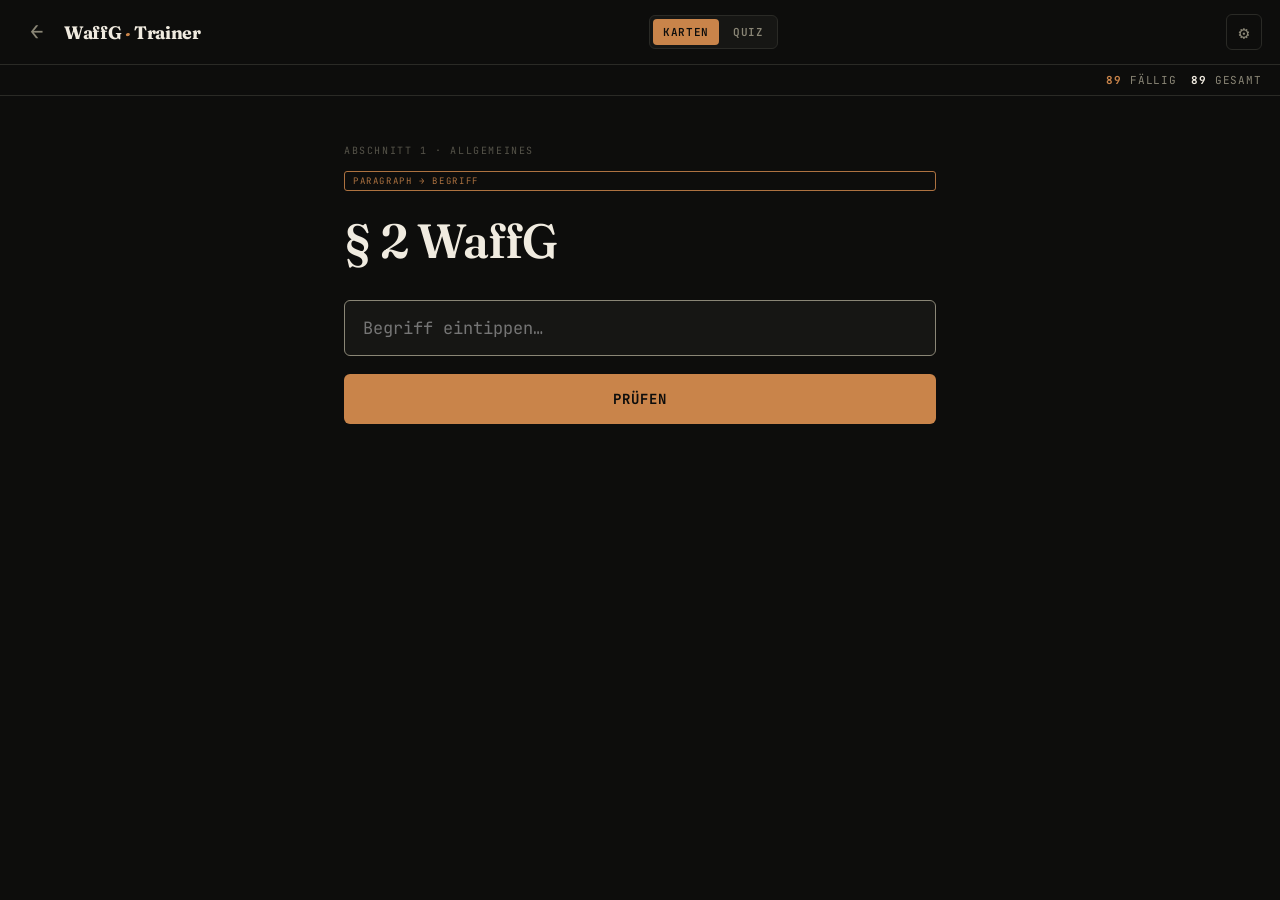
<file: tools/waffg-trainer.html>
<!DOCTYPE html>
<html lang="de">
<head>
<meta charset="UTF-8">
<meta name="viewport" content="width=device-width, initial-scale=1.0, viewport-fit=cover">
<meta name="theme-color" content="#0a0a0a">
<meta name="apple-mobile-web-app-capable" content="yes">
<meta name="apple-mobile-web-app-status-bar-style" content="black-translucent">
<title>WaffG Trainer</title>
<link rel="preconnect" href="https://fonts.googleapis.com">
<link rel="preconnect" href="https://fonts.gstatic.com" crossorigin>
<link href="https://fonts.googleapis.com/css2?family=JetBrains+Mono:wght@400;500;700&family=Fraunces:opsz,wght@9..144,400;9..144,600;9..144,700&display=swap" rel="stylesheet">
<style>
* { box-sizing: border-box; margin: 0; padding: 0; -webkit-tap-highlight-color: transparent; }
:root {
  --bg: #0d0d0c; --bg-card: #161614; --bg-elev: #1f1f1c; --line: #2a2a26;
  --text: #f0ebe0; --text-dim: #8a8676; --text-faint: #56544a;
  --accent: #c9844a; --green: #7fb069; --yellow: #e8b339; --red: #c95a4f;
  --mono: 'JetBrains Mono', ui-monospace, monospace;
  --serif: 'Fraunces', Georgia, serif;
}
html, body { background: var(--bg); color: var(--text); font-family: var(--mono); font-size: 16px; height: 100%; overflow: hidden; overscroll-behavior: none; }
body { display: flex; flex-direction: column; padding: env(safe-area-inset-top) env(safe-area-inset-right) env(safe-area-inset-bottom) env(safe-area-inset-left); }
header { display: flex; align-items: center; justify-content: space-between; padding: 14px 18px; border-bottom: 1px solid var(--line); flex-shrink: 0; }
.header-left { display: flex; align-items: center; gap: 10px; }
a.back-btn {
  text-decoration: none;
  border: none;
  font-size: 22px;
  line-height: 1;
  display: flex;
  align-items: center;
  justify-content: center;
}
.brand { font-family: var(--serif); font-weight: 700; font-size: 18px; letter-spacing: -0.02em; }
.brand .ampersand { color: var(--accent); font-style: italic; }
.stats { display: flex; gap: 14px; font-size: 11px; color: var(--text-dim); text-transform: uppercase; letter-spacing: 0.08em; }
.stat-num { color: var(--text); font-weight: 700; }
.stat-num.due { color: var(--accent); }
.icon-btn { background: none; border: 1px solid var(--line); color: var(--text-dim); width: 36px; height: 36px; border-radius: 6px; font-family: inherit; font-size: 18px; cursor: pointer; display: grid; place-items: center; transition: all 0.15s; }
.icon-btn:active { background: var(--bg-elev); color: var(--text); }
main { flex: 1; overflow-y: auto; display: flex; flex-direction: column; padding: 28px 22px 22px; -webkit-overflow-scrolling: touch; }
.deck-tag { font-size: 10px; letter-spacing: 0.16em; text-transform: uppercase; color: var(--text-faint); margin-bottom: 14px; }
.direction-tag { display: inline-block; font-size: 9px; letter-spacing: 0.18em; text-transform: uppercase; color: var(--accent); border: 1px solid var(--accent); padding: 3px 8px; border-radius: 3px; margin-bottom: 22px; opacity: 0.85; }
.question { font-family: var(--serif); font-size: 38px; line-height: 1.15; font-weight: 600; letter-spacing: -0.02em; margin-bottom: 32px; word-break: break-word; }
.question.smaller { font-size: 26px; }
.input-wrap { margin-bottom: 18px; }
.answer-input { width: 100%; background: var(--bg-card); border: 1px solid var(--line); color: var(--text); font-family: var(--mono); font-size: 17px; padding: 16px 18px; border-radius: 6px; outline: none; transition: border-color 0.15s; }
.answer-input:focus { border-color: var(--text-dim); }
.answer-input.r-green { border-color: var(--green); background: rgba(127, 176, 105, 0.08); }
.answer-input.r-yellow { border-color: var(--yellow); background: rgba(232, 179, 57, 0.08); }
.answer-input.r-red { border-color: var(--red); background: rgba(201, 90, 79, 0.08); }
.primary-btn { width: 100%; background: var(--accent); color: var(--bg); border: none; padding: 16px; font-family: var(--mono); font-size: 14px; font-weight: 700; letter-spacing: 0.08em; text-transform: uppercase; border-radius: 6px; cursor: pointer; transition: opacity 0.15s; }
.primary-btn:active { opacity: 0.8; }
.primary-btn:disabled { opacity: 0.3; cursor: not-allowed; }
.reveal { margin-top: 8px; padding: 18px; background: var(--bg-card); border: 1px solid var(--line); border-radius: 6px; }
.reveal-label { font-size: 10px; letter-spacing: 0.16em; text-transform: uppercase; color: var(--text-faint); margin-bottom: 8px; }
.reveal-term { font-family: var(--serif); font-size: 22px; font-weight: 600; margin-bottom: 8px; color: var(--text); letter-spacing: -0.01em; }
.reveal-term.green { color: var(--green); }
.reveal-desc { font-size: 14px; line-height: 1.5; color: var(--text-dim); }
.reveal-details { margin-top: 14px; padding-top: 14px; border-top: 1px solid var(--line); font-size: 13px; line-height: 1.6; color: var(--text-dim); white-space: pre-line; }
.reveal-details strong { color: var(--text); font-weight: 600; }
.rate-primary { margin-top: 14px; display: flex; flex-direction: column; gap: 4px; align-items: center; }
.rate-primary .primary-label { display: flex; align-items: baseline; gap: 10px; }
.rate-primary .primary-hint { font-size: 10px; font-weight: 400; letter-spacing: 0.04em; text-transform: none; opacity: 0.7; }
.rate-primary[data-verdict="green"] { background: var(--green); }
.rate-primary[data-verdict="yellow"] { background: var(--yellow); }
.rate-primary[data-verdict="red"] { background: var(--red); color: var(--text); }
.overrides { display: grid; grid-template-columns: repeat(3, 1fr); gap: 6px; margin-top: 8px; }
.rate-btn-small { background: transparent; border: 1px solid var(--line); color: var(--text-dim); padding: 10px 4px; font-family: var(--mono); font-size: 11px; font-weight: 600; letter-spacing: 0.04em; text-transform: uppercase; border-radius: 6px; cursor: pointer; display: flex; flex-direction: column; gap: 2px; align-items: center; transition: all 0.15s; }
.rate-btn-small:active { transform: scale(0.96); border-color: var(--text-dim); color: var(--text); }
.rate-btn-small .interval-hint { font-size: 9px; font-weight: 400; color: var(--text-faint); letter-spacing: 0.02em; text-transform: none; }
.override-label { font-size: 10px; letter-spacing: 0.16em; text-transform: uppercase; color: var(--text-faint); margin-top: 16px; margin-bottom: 6px; text-align: center; }
.done-state { flex: 1; display: flex; flex-direction: column; align-items: center; justify-content: center; text-align: center; padding: 30px 20px; }
.done-state h2 { font-family: var(--serif); font-size: 28px; margin-bottom: 12px; font-weight: 600; letter-spacing: -0.02em; }
.done-state p { color: var(--text-dim); font-size: 14px; line-height: 1.5; }
.sheet-bg { position: fixed; inset: 0; background: rgba(0,0,0,0.6); z-index: 10; opacity: 0; pointer-events: none; transition: opacity 0.2s; }
.sheet-bg.open { opacity: 1; pointer-events: auto; }
.sheet { position: fixed; bottom: 0; left: 0; right: 0; background: var(--bg); border-top: 1px solid var(--line); border-radius: 16px 16px 0 0; padding: 14px 22px calc(28px + env(safe-area-inset-bottom)); z-index: 11; transform: translateY(100%); transition: transform 0.25s ease-out; max-height: 88vh; overflow-y: auto; }
.sheet.open { transform: translateY(0); }
.sheet-handle { width: 38px; height: 4px; background: var(--line); border-radius: 2px; margin: 0 auto 18px; }
.sheet h2 { font-family: var(--serif); font-size: 22px; font-weight: 600; margin-bottom: 22px; letter-spacing: -0.01em; }
.section-label { font-size: 10px; letter-spacing: 0.16em; text-transform: uppercase; color: var(--text-faint); margin: 16px 0 8px; }
.chip-row { display: flex; flex-wrap: wrap; gap: 6px; }
.chip { background: transparent; border: 1px solid var(--line); color: var(--text-dim); padding: 8px 12px; font-family: var(--mono); font-size: 12px; font-weight: 500; letter-spacing: 0.02em; border-radius: 6px; cursor: pointer; transition: all 0.15s; }
.chip.active { background: var(--accent); color: var(--bg); border-color: var(--accent); }
.chip:active { transform: scale(0.96); }
.chip.chip-all { border-color: var(--text-faint); color: var(--text-dim); font-style: italic; }
.detail-stats { display: grid; grid-template-columns: repeat(2, 1fr); gap: 8px; margin: 8px 0 14px; }
.detail-stat { background: var(--bg-card); border: 1px solid var(--line); padding: 10px 12px; border-radius: 6px; }
.detail-stat .label { font-size: 9px; letter-spacing: 0.14em; text-transform: uppercase; color: var(--text-faint); margin-bottom: 4px; }
.detail-stat .value { font-family: var(--serif); font-size: 20px; font-weight: 600; color: var(--text); }
.danger-btn { width: 100%; background: transparent; border: 1px solid var(--red); color: var(--red); padding: 12px; font-family: var(--mono); font-size: 12px; font-weight: 600; letter-spacing: 0.06em; text-transform: uppercase; border-radius: 6px; cursor: pointer; margin-top: 8px; }
.danger-btn:active { background: rgba(201, 90, 79, 0.1); }
.hidden { display: none !important; }

/* TABS */
.tabs { display: flex; gap: 4px; background: var(--bg-card); border: 1px solid var(--line); border-radius: 6px; padding: 3px; }
.tab { background: none; border: none; color: var(--text-dim); font-family: var(--mono); font-size: 11px; font-weight: 600; letter-spacing: 0.06em; text-transform: uppercase; padding: 6px 10px; border-radius: 4px; cursor: pointer; transition: all 0.15s; }
.tab.active { background: var(--accent); color: var(--bg); }
.tab:active { transform: scale(0.96); }

.header-stats { display: flex; justify-content: flex-end; padding: 8px 18px; border-bottom: 1px solid var(--line); }

/* QUIZ */
.quiz-meta { font-size: 10px; letter-spacing: 0.16em; text-transform: uppercase; color: var(--text-faint); margin-bottom: 14px; display: flex; justify-content: space-between; gap: 12px; flex-wrap: wrap; }
.quiz-question { font-family: var(--serif); font-size: 22px; line-height: 1.3; font-weight: 600; letter-spacing: -0.01em; margin-bottom: 24px; }
.quiz-option { display: flex; align-items: flex-start; gap: 12px; padding: 14px 16px; background: var(--bg-card); border: 1.5px solid var(--line); border-radius: 6px; margin-bottom: 8px; cursor: pointer; transition: all 0.15s; }
.quiz-option:active { transform: scale(0.99); }
.quiz-option.selected { border-color: var(--accent); background: rgba(201, 132, 74, 0.08); }
.quiz-option.locked { cursor: default; }
.quiz-option.locked:active { transform: none; }
.quiz-option.r-correct { border-color: var(--green); background: rgba(127, 176, 105, 0.12); }
.quiz-option.r-incorrect { border-color: var(--red); background: rgba(201, 90, 79, 0.12); }
.quiz-option.r-missed { border-color: var(--yellow); background: rgba(232, 179, 57, 0.10); }
.quiz-checkbox { flex-shrink: 0; width: 22px; height: 22px; border: 1.5px solid var(--text-faint); border-radius: 4px; display: grid; place-items: center; font-size: 14px; font-weight: 700; margin-top: 1px; }
.quiz-option.selected .quiz-checkbox { background: var(--accent); border-color: var(--accent); color: var(--bg); }
.quiz-option.r-correct .quiz-checkbox { background: var(--green); border-color: var(--green); color: var(--bg); }
.quiz-option.r-incorrect .quiz-checkbox { background: var(--red); border-color: var(--red); color: var(--text); }
.quiz-option.r-missed .quiz-checkbox { border-color: var(--yellow); color: var(--yellow); background: transparent; }
.quiz-letter { font-family: var(--mono); font-size: 13px; font-weight: 700; color: var(--text-faint); margin-right: 4px; min-width: 14px; }
.quiz-option.selected .quiz-letter { color: var(--accent); }
.quiz-text { flex: 1; font-size: 14px; line-height: 1.4; color: var(--text); }
.quiz-feedback { margin-top: 18px; padding: 14px 16px; border-radius: 6px; font-size: 13px; line-height: 1.5; }
.quiz-feedback.correct { background: rgba(127, 176, 105, 0.12); border: 1px solid var(--green); color: var(--green); }
.quiz-feedback.incorrect { background: rgba(201, 90, 79, 0.12); border: 1px solid var(--red); color: var(--red); }
.quiz-feedback .verdict { font-family: var(--serif); font-size: 18px; font-weight: 600; margin-bottom: 6px; display: block; }
.quiz-feedback .hint { color: var(--text-dim); font-size: 12px; margin-top: 6px; }
.quiz-controls { display: flex; gap: 8px; margin-top: 18px; }
.quiz-controls .primary-btn { flex: 1; }
.skip-btn { background: transparent; border: 1px solid var(--line); color: var(--text-dim); padding: 16px; font-family: var(--mono); font-size: 12px; font-weight: 600; letter-spacing: 0.06em; text-transform: uppercase; border-radius: 6px; cursor: pointer; min-width: 100px; }
.skip-btn:active { background: var(--bg-elev); }

@media (min-width: 720px) {
  main { padding: 48px 64px 32px; max-width: 720px; width: 100%; margin: 0 auto; }
  .question { font-size: 48px; }
  .question.smaller { font-size: 32px; }
  .quiz-question { font-size: 26px; }
  .sheet { max-width: 540px; margin: 0 auto; right: auto; left: 50%; transform: translate(-50%, 100%); border-radius: 16px 16px 0 0; }
  .sheet.open { transform: translate(-50%, 0); }
}

</style>
</head>
<body>
<header>
  <div class="header-left">
    <a class="icon-btn back-btn" href="../index.html" aria-label="Zur Startseite">←</a>
    <div class="brand">WaffG <span class="ampersand">·</span> Trainer</div>
  </div>
  <div class="tabs">
    <button class="tab active" data-tab="cards">Karten</button>
    <button class="tab" data-tab="quiz">Quiz</button>
  </div>
  <button class="icon-btn" id="open-settings" aria-label="Einstellungen">⚙</button>
</header>
<div class="header-stats">
  <div class="stats" id="cards-stats">
    <div><span class="stat-num due" id="stat-due">0</span> fällig</div>
    <div><span class="stat-num" id="stat-total">0</span> gesamt</div>
  </div>
  <div class="stats hidden" id="quiz-stats">
    <div><span class="stat-num due" id="q-stat-correct">0</span> richtig</div>
    <div><span class="stat-num" id="q-stat-total">0</span> versucht</div>
  </div>
</div>
<main id="main"></main>
<main id="quiz-main" class="hidden"></main>
<div class="sheet-bg" id="sheet-bg"></div>
<div class="sheet" id="sheet">
  <div class="sheet-handle"></div>
  <h2>Einstellungen</h2>
  <div class="section-label">Modus</div>
  <div class="chip-row" id="mode-chips">
    <button class="chip" data-mode="forward">Paragraph → Begriff</button>
    <button class="chip" data-mode="reverse">Begriff → Paragraph</button>
    <button class="chip" data-mode="both">Beide</button>
  </div>
  <div class="section-label">Filter Abschnitt</div>
  <div class="chip-row" id="filter-chips"></div>
  <div class="section-label">Statistik</div>
  <div class="detail-stats">
    <div class="detail-stat"><div class="label">Neu</div><div class="value" id="d-new">0</div></div>
    <div class="detail-stat"><div class="label">Lernend</div><div class="value" id="d-learn">0</div></div>
    <div class="detail-stat"><div class="label">Gefestigt</div><div class="value" id="d-mature">0</div></div>
    <div class="detail-stat"><div class="label">Heute gelernt</div><div class="value" id="d-today">0</div></div>
  </div>
  <div class="section-label">Reset</div>
  <button class="danger-btn" id="reset-btn">Karten-Fortschritt zurücksetzen</button>

  <div class="section-label" id="quiz-section-label" style="margin-top:24px">Quiz · Themenfilter</div>
  <div class="chip-row" id="quiz-filter-chips"></div>
  <div class="section-label" style="margin-top:14px">Quiz · Statistik</div>
  <div class="detail-stats">
    <div class="detail-stat"><div class="label">Versucht</div><div class="value" id="q-d-tried">0</div></div>
    <div class="detail-stat"><div class="label">Richtig</div><div class="value" id="q-d-correct">0</div></div>
    <div class="detail-stat"><div class="label">Quote</div><div class="value" id="q-d-rate">—</div></div>
    <div class="detail-stat"><div class="label">Streak</div><div class="value" id="q-d-streak">0</div></div>
  </div>
  <button class="danger-btn" id="quiz-reset-btn">Quiz-Statistik zurücksetzen</button>
</div>

<script>
/* =========================================================
   WaffG — Karten, nach Abschnitten gegliedert
   Format: [front, "term — Untertitel", details]
   Section ergibt sich automatisch (siehe sectionOf()).
   ========================================================= */
const RAW = [

/* ===== 1 · Allgemeines (§§ 1–3) ===== */

["§ 1 WaffG","Gegenstand und Zweck — was Waffe ist und welche Umgangsarten erfasst sind","Zweck (Abs. 1): Regelung des Umgangs unter Berücksichtigung öffentlicher Sicherheit und Ordnung.\n\nWaffen sind (Abs. 2):\n1. Schusswaffen oder ihnen gleichgestellte Gegenstände\n2. Tragbare Gegenstände, die\n   a) ihrem Wesen nach Angriffs-/Abwehrfähigkeit beseitigen/herabsetzen (Hieb- und Stoßwaffen)\n   b) ohne diese Bestimmung dazu geeignet sind UND im Gesetz genannt sind\n\nUmgang (Abs. 3): erwerben, besitzen, überlassen, führen, verbringen, mitnehmen, schießen, herstellen, bearbeiten, instand setzen, Handel — bei Schusswaffe auch unbrauchbar machen.\n\nDetaildefinitionen in Anlage 1."],

["§ 2 WaffG","Drei Grundsätze — 18 Jahre, Erlaubnis, Verbot","Drei zentrale Grundsätze:\n• ALTER (Abs. 1): Umgang nur ab vollendetem 18. Lebensjahr\n• ERLAUBNISPFLICHT (Abs. 2): Waffen/Munition aus Anlage 2 Abschnitt 2 — Erlaubnis nötig\n• VERBOT (Abs. 3): Waffen/Munition aus Anlage 2 Abschnitt 1 — Umgang verboten\n\nAnlage 2 Abschnitt 3: Waffen, auf die das Gesetz ganz oder teilweise NICHT anzuwenden ist.\n\nZweifelsfall (Abs. 5): zuständige Behörde entscheidet auf Antrag — Bekanntmachung im Bundesanzeiger.\n\n§ 2 ist der Eingangsknoten: alles Folgende konkretisiert entweder die Erlaubnisseite (§§ 4–28a) oder die Verbotsseite (§§ 40–42c)."],

["§ 3 WaffG","Kinder und Jugendliche — Ausnahmen vom 18-Jahre-Grundsatz","Drei Ausnahmen:\n• Abs. 1: Jugendliche dürfen im Ausbildungs-/Arbeitsverhältnis unter Aufsicht eines weisungsbefugten Waffenberechtigten umgehen\n• Abs. 2: Jugendliche dürfen geprüfte Reizstoffsprühgeräte verwenden\n• Abs. 3: Behörde kann Ausnahmen für Kinder/Jugendliche zulassen — besondere Gründe + keine entgegenstehenden öffentlichen Interessen\n\nWeiterführend: § 27 (Minderjährige auf Schießstätten)."],

/* ===== 2 · Voraussetzungen (§§ 4–9) ===== */

["§ 4 WaffG","Voraussetzungen — fünf Punkte + Versicherung 1 Mio €","Fünf Voraussetzungen (Abs. 1):\n1. Vollendetes 18. Lebensjahr\n2. Zuverlässigkeit (§ 5) UND persönliche Eignung (§ 6)\n3. Sachkunde (§ 7)\n4. Bedürfnis (§ 8)\n5. Bei Waffenschein/Schießerlaubnis: Haftpflichtversicherung 1 Mio € pauschal (Personen + Sach)\n\nVersagung möglich, wenn gewöhnlicher Aufenthalt nicht seit mind. 5 J. im Inland (Abs. 2).\n\nÜberprüfung:\n• Zuverlässigkeit + Eignung: mindestens alle 3 Jahre (Abs. 3)\n• Bedürfnis: alle 5 Jahre (Abs. 4)\n\nPersönliches Erscheinen kann verlangt werden (Abs. 5). Behördenrecherche in öffentlichen Quellen (Abs. 6).\n\nBewachung: § 28 III prüft nur Nr. 1 bis 3 von § 4 I."],

["§ 5 WaffG","Zuverlässigkeit — absolut (Abs. 1) und Regel-Unzuverlässigkeit (Abs. 2)","ABSOLUTE Unzuverlässigkeit (Abs. 1):\n1. Verurteilung\n   a) wegen Verbrechens\n   b) wegen sonstiger vorsätzlicher Straftat zu Freiheitsstrafe ≥ 1 Jahr\n   c) ≥ 90 Tagessätze wegen Staatsschutzdelikten (§§ 80a, 83 II, 84-89c, 91, 95-100a, 129, 129a-b StGB)\n   Frist: 10 Jahre nach Rechtskraft\n2. Tatsachen-Annahme: missbräuchliche/leichtfertige Verwendung, unvorsichtiger Umgang, unsorgfältige Verwahrung, Überlassen an Nichtberechtigte\n\nREGEL-Unzuverlässigkeit (Abs. 2):\n1. Verurteilung ≥ 60 Tagessätze (oder 2× geringere Geldstrafe), Frist 5 Jahre wegen\n   a) vorsätzlicher Straftat\n   b) fahrlässiger Straftat im Waffen-/Munitions-/Sprengstoffzusammenhang oder fahrlässige gemeingefährliche Tat\n   c) Straftat nach WaffG/KWKG/SprengG/BJagdG\n2. Mitgliedschaft in verbotenem Verein / verfassungswidriger Partei — 10 Jahre\n3. Verfassungsfeindliche Bestrebungen in letzten 5 Jahren\n4. Mehr als einmal in 5 J. wegen Gewalttätigkeit im Präventivgewahrsam\n5. Wiederholte/gröbliche Verstöße gegen WaffG-Gesetze\n\nPflichtabfragen (Abs. 5): BZR, Staatsanwaltschaft, Polizei + BKA + Zoll, Verfassungsschutz."],

["§ 6 WaffG","Persönliche Eignung — Geschäftsfähigkeit, Sucht, Gutachten unter 25","Fehlt bei Tatsachen-Annahme:\n1. Geschäftsunfähigkeit\n2. Abhängigkeit von Alkohol/Drogen, psychische Krankheit, Debilität\n3. In der Person liegende Umstände → unvorsichtiger Umgang oder Fremd-/Selbstgefährdung\n\nRegel-Nichteignung bei beschränkter Geschäftsfähigkeit.\n\nStellungnahmen-Pflichten: Landespolizei/LKA, Polizeidienststellen letzter 10 J. Wohnsitze, Bundespolizei, Zollkriminalamt.\n\nGutachten (Abs. 2): bei Zweifeln, amts-/fachärztlich oder fachpsychologisch, auf Kosten der Person.\n\nGUTACHTEN UNTER 25 (Abs. 3): bei ERSTMALIGER Erlaubnis zum Erwerb/Besitz von Schusswaffen verpflichtend — Ausnahme: § 14 I 2-Sportschützen.\n\nJäger: § 13 II setzt § 6 III 1 außer Kraft."],

["§ 6a WaffG","Nachbericht — laufende Mitteilungspflicht der Sicherheitsbehörden","Verfassungsschutz/Polizei/sonstige Sicherheitsbehörden müssen nach Erteilung erhaltene Erkenntnisse unverzüglich der Waffenbehörde mitteilen.\n\nDatenspeicherung der Personendaten in gemeinsamen Dateien nach BVerfSchG.\n\nLöschung:\n• Bei Ablehnung/Rücknahme/Widerruf: sofort\n• Sonst: 3 Monate nach Ende der regelmäßigen Gültigkeitsdauer der Zuverlässigkeitsüberprüfung\n\nFunktion: Sicherheitsbehörden begleiten den Erlaubnisinhaber dauerhaft — die Erlaubnis ist nicht endgültig."],

["§ 6b WaffG","Mitteilungspflicht der Waffenbehörden an Jagdbehörden","Bei Wegfall der Zuverlässigkeit (§ 5) oder Eignung (§ 6) eines Jägers informiert die Waffenbehörde die zuständige Jagdbehörde unverzüglich.\n\nFunktion: Kopplung Waffen- ↔ Jagdrecht — wer waffenrechtlich unzuverlässig wird, soll auch den Jagdschein verlieren."],

["§ 7 WaffG","Sachkunde — Prüfung oder Tätigkeit/Ausbildung","Sachkundenachweis durch:\n• Prüfung vor der dafür bestimmten Stelle, ODER\n• Tätigkeit/Ausbildung\n\nKonkretisierung durch Rechtsverordnung (Abs. 2): waffentechnische + waffenrechtliche Kenntnisse, Prüfung, Prüfungsausschüsse.\n\nQuerverbindungen: § 13 II (Jäger ohne Sachkundenachweis), § 39b II (Salutwaffen ohne Sachkunde), § 28a III (Bewachung Seeschiff — abweichende Anforderungen)."],

["§ 8 WaffG","Bedürfnis — anerkannte Personengruppen + Geeignetheit","Bedürfnis erbracht, wenn gegenüber öffentlicher Sicherheit/Ordnung GLAUBHAFT GEMACHT sind:\n\n1. Besonders anzuerkennende persönliche oder wirtschaftliche Interessen — vor allem als:\n   • Jäger (§ 13)\n   • Sportschütze (§ 14)\n   • Brauchtumsschütze (§ 16)\n   • Sammler (§ 17)\n   • Sachverständiger (§ 18)\n   • Gefährdete Person (§ 19)\n   • Hersteller/Händler (§ 21)\n   • BEWACHUNGSUNTERNEHMER (§ 28) ★\n\nUND\n\n2. Geeignetheit + Erforderlichkeit der Waffen/Munition für den beantragten Zweck\n\nFunktion: Abstrakte Norm — §§ 13-20 und 21-28a konkretisieren je Personengruppe."],

["§ 9 WaffG","Inhaltliche Beschränkungen — Befristung, Auflagen, Anordnungen","Drei Steuerungsinstrumente:\n• Inhaltliche Beschränkung zur Gefahrenabwehr (Abs. 1)\n• Befristung oder Auflagen — nachträglich änderbar (Abs. 2)\n• Anordnungen gegenüber erlaubnisfreien Akteuren (Abs. 3)\n\nVerstoß gegen vollziehbare Auflagen/Anordnungen: § 53 I Nr. 4 — Bußgeld."],

/* ===== 3 · Erlaubnisarten (§§ 10–12) ===== */

["§ 10 WaffG","Erlaubnisarten — WBK, Munitionserwerbsschein, Waffenschein, Erlaubnisschein","Vier Erlaubnisformen:\n\n1. WAFFENBESITZKARTE (WBK) — Erwerb + Besitz\n   • Erwerb: 1 Jahr; Besitz: in der Regel unbefristet\n   • Art, Anzahl, Kaliber anzugeben\n   • Auch für Mehrere oder Vereine als juristische Person (mit benannter verantwortlicher Person)\n\n2. MUNITIONSERWERBSSCHEIN (Abs. 3) — wenn keine WBK\n   • Erwerb: 6 Jahre; Besitz: unbefristet; Nachlauf: 6 Monate\n\n3. WAFFENSCHEIN (Abs. 4) — Führen\n   • Höchstens 3 Jahre, 2× um je 3 Jahre verlängerbar\n   • Auf Anlässe/Gebiete beschränkt, wenn Bedürfnis nicht weitergeht\n   • KLEINER WAFFENSCHEIN für Schreckschuss-/Reizstoff-/Signalwaffen\n\n4. ERLAUBNISSCHEIN (Abs. 5) — Schießen\n\nBewachung: § 28 IV — Zusatz im Waffenschein, dass Mitarbeiter weisungsgebunden führen dürfen."],

["§ 11 WaffG","Erwerb mit EU-Bezug — EU-Ausländer, Kategorie B-Zustimmung","Person mit gewöhnlichem Aufenthalt im EU-Ausland: Erlaubnis nur bei Selbstverbringung oder Erklärung des Verbleibs im Inland.\n\nKategorie B (Anlage 1 Abschnitt 3): vorherige Zustimmung des anderen Mitgliedstaates erforderlich.\n\nInländer für Erwerb in EU-Mitgliedstaat (Kat. B): Erlaubnis bei § 4 I Nr. 2 (Zuverlässigkeit/Eignung)."],

["§ 12 WaffG","Ausnahmen von der Erlaubnispflicht — vorübergehend, Schießstätte, Reise","Erwerb/Besitz OHNE Erlaubnis (Abs. 1):\n1. WBK-Inhaber von Berechtigtem:\n   a) vorübergehend, max. 1 Monat, für Bedürfniszweck\n   b) zur sicheren Verwahrung/Beförderung\n2. Gewerbsmäßige Beförderung/Lagerung/Veredelung\n3. Erwerb mit Weisungsbindung (Arbeit/Ausbildung, jagdliche/sportliche/Brauchtumsvereinigung, § 55-Stelle, Charterer Seeschiffe)\n4. Rückerwerb\n5. Auf Schießstätte (§ 27) vorübergehend zum Schießen dort\n6. Auf Reise nach § 32 berechtigt mitgenommen\n\nFühren OHNE Erlaubnis (Abs. 3):\n1. Mit Hausrecht-Zustimmung in Wohnung/Geschäft/Besitztum/Schießstätte\n2. NICHT SCHUSSBEREIT UND NICHT ZUGRIFFSBEREIT von Ort zu Ort für Bedürfniszweck\n3. Langwaffe nicht schussbereit beim Sportwettkampf\n4. Signalwaffe (Bergsteigen, Wasserfahrzeug, Not-/Rettungsübung)\n5. Schreckschuss/Signalwaffe als Start/Stopp Sport\n6. Wesentliches Teil bei vorübergehender Aufbewahrung\n\nSchießen OHNE Erlaubnis (Abs. 4): auf Schießstätte + Hausrecht (≤ 7,5 J oder § 7 BeschG-Bauart oder Kartuschen) + Sportwettkampf + Theater/Vogel + Not-/Rettungsübung + Sportveranstaltung."],

/* ===== 4 · Personengruppen (§§ 13–20) ===== */

["§ 13 WaffG","Jäger — Jagdschein begründet Bedürfnis, Privilegien für Jahresjagdschein","Bedürfnis bei Inhabern eines gültigen Jagdscheines anerkannt:\n1. Glaubhaftmachung Jagdausübung/Training\n2. Waffe/Munition nicht nach BJagdG verboten\n\nPrivilegien (Abs. 2):\n• § 6 III 1 (Gutachten unter 25) gilt nicht\n• Jahresjagdscheininhaber: keine Prüfung Bedürfnis + Sachkunde für Langwaffen + 2 Kurzwaffen\n\nAbs. 3: Jahresjagdscheininhaber bedürfen keiner Erlaubnis für Langwaffen-Erwerb. WBK-Antrag binnen 2 Wochen.\nAbs. 4: Jagdschein steht WBK gleich für vorübergehenden Erwerb (§ 12 I Nr. 1).\nAbs. 5: Munition für Langwaffen — keine Erlaubnis.\nAbs. 6: Führen + Schießen mit Jagdwaffen bei befugter Jagdausübung, Einschießen im Revier, Hundeausbildung, Jagd-/Forstschutz — ohne Erlaubnis.\nAbs. 7: Jugendjagdscheininhaber — keine Eigentumserlaubnis, nur befristete Nutzung."],

["§ 14 WaffG","Sportschützen — Mitgliedschaft + Sportordnung + Bescheinigung","Bedürfnis bei Mitgliedern anerkannter schießsportlicher Vereine (§ 15) und Sportordnung nach § 15a.\n\nBescheinigung des Schießsportverbands über regelmäßige Sportausübung.\n\nGrundkontingent geregelt. Verlängerung nur bei fortdauerndem Bedürfnis.\n\nQuerverbindung: § 6 III 1 (Gutachten unter 25) gilt nicht für § 14 I 2-Waffen."],

["§ 15 WaffG","Schießsportverbände + Vereine — Anerkennung durch BVA","Anerkennung schießsportlicher Verbände durch das Bundesverwaltungsamt:\n• Mindestmitgliederzahl\n• Räumliche Verbreitung\n• Sportordnung (§ 15a)\n• Sachgerechte Disziplinen\n\nNur durch anerkannten Verband kann Sportschützen-Bedürfnis nach § 14 begründet werden.\n\n§ 15a: Sportordnungen — Genehmigung durch BVA.\n§ 15b: Fachbeirat Schießsport berät BMI."],

["§ 16 WaffG","Brauchtumsschützen — Mitgliedschaft im Brauchtumsverein","Bedürfnis bei Mitgliedern von Brauchtumsschützenvereinen — eingeschränkte Erlaubnisse für Erwerb, Besitz und ggf. Führen.\n\nBrauchtumspflege: traditionelle Schützenfeste, historische Aufzüge, Schützenbruderschaften.\n\nKonkretisierungen: Schießen bei genehmigten Brauchtumsveranstaltungen.\n\nQuerverbindung: § 42 IV-Ausnahmen vom Veranstaltungsverbot."],

["§ 17 WaffG","Sammler — Sammlungskonzept + kulturhistorische Bedeutung","Bedürfnis bei Sammlungskonzept mit kulturhistorischer, technisch-wissenschaftlicher oder historischer Bedeutung.\n\nEintragung in WBK.\n\nKann mit vollziehbaren Auflagen verbunden werden.\n\nVerstoß gegen Auflage: § 53 I Nr. 4 — Bußgeld."],

["§ 18 WaffG","Sachverständige — waffentechnische/-rechtliche Expertise","Bedürfnis bei waffentechnischen oder waffenrechtlichen Sachverständigen — z. B. Gerichtsgutachter, Beschussstellen, Forscher.\n\nKann mit Auflagen verbunden werden.\n\nVerstoß gegen Auflage: § 53 I Nr. 4 — Bußgeld."],

["§ 19 WaffG","Gefährdete Personen — wesentlich mehr als Allgemeinheit gefährdet","Bedürfnis bei Personen, die wesentlich mehr als die Allgemeinheit gefährdet sind.\n\nKonkrete Gefahrenlage für Leib oder Leben, die nicht durch andere Schutzmaßnahmen abgewendet werden kann.\n\nWaffenbesitz und Führen (Waffenschein) bewilligbar.\n\nQuerverbindung Bewachung: § 28 I — Bedürfnis des Bewachungsunternehmers wird anerkannt, wenn Aufträge zur Sicherung einer GEFÄHRDETEN PERSON I. S. § 19 oder eines gefährdeten Objektes wahrgenommen werden."],

["§ 20 WaffG","Erben — Privileg ohne Bedürfnisnachweis, aber Blockierauflage","Beim Erwerb durch Erbfall:\n• WBK/Eintragung binnen 1 Monat beantragen (Verstoß = § 53 I Nr. 7)\n• Bedürfnis muss NICHT nachgewiesen werden — Erbprivileg\n• Bei fehlendem eigenen Bedürfnis: WBK mit BLOCKIERAUFLAGE (Sicherungssystem oder Unbrauchbarmachung)\n\nFunktion: Erbe »erbt das Eigentum, nicht die Schießberechtigung« — praktische Nutzung wird unterbunden.\n\nVoraussetzungen § 4 I Nr. 1-3 gelten weiter (Alter, Zuverlässigkeit, Eignung). Sachkunde + Bedürfnis fallen weg."],

/* ===== 5 · Gewerbe (§§ 21–28a) ===== */

["§ 21 WaffG","Gewerbsmäßige Waffenherstellung + Waffenhandel — Erlaubnispflicht","Wer gewerbsmäßig Schusswaffen/Munition herstellt, bearbeitet, instand setzt oder Handel treibt: Erlaubnispflichtig.\n\nVoraussetzungen:\n• § 4-Voraussetzungen (Alter, Zuverlässigkeit, Eignung, Bedürfnis)\n• Fachkunde nach § 22\n• Geeignete Räume\n• Ggf. Berufshaftpflicht\n\nVerstoß: § 52 I Nr. 2 c — Freiheitsstrafe 6 Monate bis 5 Jahre."],

["§ 21a WaffG","Stellvertretungserlaubnis","Für Erlaubnisinhaber nach § 21, die einen Stellvertreter einsetzen.\n\nVoraussetzungen: Stellvertreter muss § 4-Voraussetzungen + Fachkunde § 22 erfüllen.\n\nFunktion: Vertretung bei Abwesenheit/Geschäftsführung — ohne dass der Vertreter eine eigene § 21-Vollerlaubnis braucht."],

["§ 22 WaffG","Fachkunde — Prüfung/Tätigkeit/Ausbildung für Hersteller/Händler","Für Waffenhersteller/-händler — höhere Anforderungen als § 7-Sachkunde, weil komplexe Produktverantwortung.\n\nNachweis durch Prüfung, Tätigkeit oder Ausbildung; konkretisiert durch Rechtsverordnung.\n\nBewachung Seeschiff: § 28a III — abweichende Sachkundeanforderungen."],

["§ 24 WaffG","Kennzeichnungspflicht — Herstellerzeichen, Seriennummer, Jahr, Kaliber","Hersteller müssen Schusswaffen kennzeichnen:\n• Herstellerzeichen\n• Fortlaufende Seriennummer\n• Herstellungsjahr\n• Kaliber\n\nWesentliche Teile (Lauf, Verschluss, Gehäuse) ebenfalls.\n\nMunition: besondere Kennzeichnung nach RVO.\n\nVerstoß: § 53 I Nr. 9 — Bußgeld."],

["§ 25 WaffG","Verordnungsermächtigung Kennzeichnung","BMI wird ermächtigt, durch Rechtsverordnung Vorschriften über Kennzeichnung zu erlassen — Art, Stelle, Zeichen, Verfahren der Anbringung.\n\nKonkretisierung von § 24."],

["§ 25a WaffG","Anordnungen zur Kennzeichnung — Einzelfallweise Korrekturen","Behörde kann im Einzelfall Anordnungen erlassen — bei fehlender oder unzureichender Kennzeichnung.\n\nVerstoß: § 53 I Nr. 4 — Bußgeld."],

["§ 26 WaffG","Nichtgewerbsmäßige Waffenherstellung — Privatbau eingeschränkt","Wer NICHT gewerbsmäßig Schusswaffen herstellt/bearbeitet/instand setzt, braucht eine Erlaubnis — sehr eingeschränkt, nur bei besonderem Bedürfnis (Sammler, Sachverständiger).\n\n§ 4-Voraussetzungen + Sachkunde.\n\nVerstoß: § 52 III Nr. 3 — bis 3 Jahre / Geldstrafe."],

["§ 27 WaffG","Schießstätten — Erlaubnis, Aufsicht, Minderjährige","Errichtung/Betrieb gewerbsmäßiger Schießstätten: Erlaubnis nötig.\n\nAufsichtsperson erforderlich.\n\nMINDERJÄHRIGE (Abs. 3):\n• Kinder ab 12 J. nur mit Druckluft/Federdruck ≤ 7,5 J\n• Jugendliche unter 14: kein Großkaliber\n• Aufsicht + schriftliche Einwilligung des Sorgeberechtigten\n• Eine Aufsichtsperson bedient nur einen Schützen (Abs. 6)\n\nUnterlagenpflicht.\n\nVerstoß: § 53 I Nr. 11-14 — Bußgeld."],

["§ 27a WaffG","Sicherheitstechnische Prüfung — alle 4/6 Jahre + Mängelfolgen","Schießstätten müssen geprüft werden:\n• Vor erster Inbetriebnahme + bei wesentlichen Änderungen\n• Mit erlaubnispflichtigen Schusswaffen: zusätzlich alle 4 Jahre\n• Mit nur erlaubnisfreien Schusswaffen: höchstens alle 6 Jahre\n\nMängelfolge (Abs. 2): Behörde kann weitere Benutzung untersagen — Betrieb dann verboten.\n\nGrundlage: Schießstandrichtlinien des BMI im Bundesanzeiger.\n\nKosten des Sachverständigen trägt der Betreiber."],

["§ 28 WaffG","Bewachungsunternehmer — BEDÜRFNIS bei gefährdeter Person/Objekt ★","KERNNORM für die Bewachung.\n\nAbs. 1 — Bedürfnis:\nBei Bewachungsunternehmer nach § 34a GewO anerkannt, wenn glaubhaft gemacht wird:\n• Bewachungsaufträge werden/sollen wahrgenommen werden\n• die aus Gründen der Sicherung\n  - einer GEFÄHRDETEN PERSON im Sinne des § 19 ODER\n  - eines GEFÄHRDETEN OBJEKTES\n• Schusswaffen erfordern\n\nGilt entsprechend für Wachdienste als Teil wirtschaftlicher Unternehmungen. Umfasst auch Munition.\n\nAbs. 2 — Tragebeschränkung:\nSchusswaffe darf NUR BEI DER TATSÄCHLICHEN DURCHFÜHRUNG EINES KONKRETEN AUFTRAGES nach Abs. 1 geführt werden. Unternehmer hat dies bei seinem Personal sicherzustellen.\n\nAbs. 3 — Wachpersonal-Verfahren:\n• Wachpersonen, die kraft Arbeitsverhältnis Schusswaffen besitzen/führen sollen, sind der Behörde zur Prüfung zu benennen\n• Vorherige Information über Datenverarbeitung\n• Überlassung erst nach Behördenzustimmung\n• Zustimmung zu versagen, wenn:\n  - § 4 I Nr. 1-3 (18 J., Zuverlässigkeit, Eignung) nicht erfüllt ODER\n  - Haftpflichtversicherung das Schusswaffen-Risiko NICHT umfasst\n\nAbs. 4 — Waffenschein-Zusatz:\nIn Waffenschein (§ 10 IV) kann aufgenommen werden, dass benannte Personen die überlassenen Waffen nach Weisung führen dürfen.\n\nVerstöße: § 52 III Nr. 5 (Führen außerhalb Auftrag), Nr. 6 (Überlassen ohne Zustimmung)."],

["§ 28a WaffG","Bewachung auf Seeschiffen — § 31 GewO mit Modifikationen","Spezialregelung für Bewachungsunternehmen mit § 31 I GewO-Aufgaben auf Seeschiffen unter deutscher Flagge.\n\nVerweis auf § 28 mit Modifikationen:\n• Bedürfnis bei Unternehmen mit § 31 I GewO-Zulassung\n• Statt Einzelzustimmung: Erlaubnis mit Auflagen (Personal nach § 4 I Nr. 1-3, Benennung, Nachweise)\n• Befristung auf Dauer der § 31-Zulassung, verlängerbar\n• Einschließt Verbringen an Bord nach § 29 I\n• Behörde kann auf Erkenntnisse der § 31-Behörde zurückgreifen\n• Abweichende Sachkundeanforderungen für Seeschiff-Einsatz\n\nErteilung durch nach § 48 I 2 bestimmte Behörde im Benehmen mit der für gewerbliche Hauptniederlassung zuständigen Behörde."],

/* ===== 6 · Verbringen (§§ 29–33) ===== */

["§ 29 WaffG","Verbringen — Transport über die Grenze mit Besitzwechsel","Verbringen von Waffen/Munition in/durch/aus dem Geltungsbereich: Erlaubnispflicht.\n\nDefinition (Anlage 1 Abschnitt 2 Nr. 5): Transport über die Grenze zum dortigen Verbleib oder mit dem Ziel des Besitzwechsels.\n\nKategorien A 1.2 bis C strikter geregelt. Für gewerbliche Akteure kann § 21-Erlaubnis das Verbringen einschließen.\n\nVerstoß: § 52 I Nr. 2 d / § 52 III Nr. 4."],

["§ 30 WaffG","Allgemeine Verbringungserlaubnis — innerhalb der EU","Allgemeine Erlaubnis für Verbringen aus dem Geltungsbereich in andere Mitgliedstaaten.\n\nFunktion: Erleichterung des innereuropäischen Waffenverkehrs für berechtigte Akteure (Händler, Hersteller).\n\nAnzeigepflicht beim Bundesverwaltungsamt nach Maßgabe der Regelung.\n\nVerstoß § 30 S. 3: § 53 I Nr. 8 — Bußgeld."],

["§ 32 WaffG","Mitnahme — vorübergehende Reise ohne Besitzwechsel + Europäischer Feuerwaffenpass","Definition (Anlage 1 Abschnitt 2 Nr. 6): vorübergehender Transport über die Grenze ohne Besitzwechsel — auf einer Reise.\n\nGrundsätzlich erlaubnispflichtig — Vereinfachungen für:\n• Jäger (bis zu 3 Langwaffen Kat. C)\n• Sportschützen (bis zu 6 Schusswaffen Kat. B oder C)\n\nFür EU-Mitnahme: EUROPÄISCHER FEUERWAFFENPASS erforderlich (Kat. A 1.2 bis C).\n\nMitführpflicht nach § 38 I."],

["§ 33 WaffG","Anmelde- und Nachweispflichten beim Grenzverkehr","Überwachungsbehörden (Zoll, Bundespolizei) können:\n• Beförderungsmittel + -behälter anhalten\n• Lade- und Verpackungsmittel prüfen\n\nBei Verstößen: Personalien erheben + Sachverhalt erfassen + Übermittlung.\n\nPostsendungen: nur bei zureichenden tatsächlichen Anhaltspunkten für Straftat.\n\nArt. 10 GG (Brief-/Postgeheimnis) wird insoweit eingeschränkt.\n\nVerstoß § 33 I 1: § 53 I Nr. 15."],

/* ===== 7 · Pflichten (§§ 34–39c) ===== */

["§ 34 WaffG","Überlassen — nur an Berechtigte, offensichtlich oder nachgewiesen","Abs. 1: Waffen/Munition dürfen NUR BERECHTIGTEN überlassen werden. Berechtigung OFFENSICHTLICH ODER NACHGEWIESEN.\n\nHändler (§ 21) können elektronisch beim Nationalen Waffenregister (NWR) prüfen lassen.\n\nAbs. 2: Gewerbsmäßige Beförderung — ordnungsgemäße Beförderung + Schutz vor Abhandenkommen. Munition gewerblich nur in verschlossenen Packungen.\n\nAbs. 4: Bei Überlassen ins EU-Ausland (Kat. B/C) — unverzügliche schriftliche Anzeige beim Bundesverwaltungsamt.\n\nVerstöße:\n• § 52 I Nr. 2 a — Erwerb zum Überlassen an Nichtberechtigte\n• § 52 III Nr. 7 — Überlassen erlaubnispflichtiger Waffen an Nichtberechtigte\n• § 53 I Nr. 16 — Überlassen erlaubnisfreier Waffen an Nichtberechtigte"],

["§ 35 WaffG","Werbung, Hinweispflichten, Handelsverbote — keine Volksfeste/Märkte","Hinweispflichten in Anzeigen/Werbeschriften (Abs. 1):\n• Erlaubnispflichtig: »Abgabe nur an Inhaber einer Erwerbserlaubnis«\n• Nicht erlaubnispflichtig + sonstige: »Abgabe nur an Personen mit vollendetem 18. Lebensjahr«\n• Verboten: »Abgabe nur an Inhaber einer Ausnahmegenehmigung«\nPlus Name, Anschrift, ggf. eingetragene Marke.\n\nAbs. 2: Beim Einzelhandel — Hinweis auf Waffenschein/Schießerlaubnis. Bei Schreckschuss/Reizstoff/Signal — Hinweis auf Kleiner Waffenschein-Strafbarkeit + Protokoll.\n\nAbs. 3 — HANDELSVERBOTE:\n1. Reisegewerbe (außer § 55b GewO)\n2. Messen/Ausstellungen/Märkte (außer Bestellungen auf Messen/Ausstellungen)\n3. Volksfeste, Schützenfeste, Sammlertreffen (außer Schießstätten, Sammlermunition)\n\nVerstöße: § 52 I Nr. 3 (Reisegewerbe — Straftat), § 53 I Nr. 17/18 (Bußgeld)."],

["§ 36 WaffG","Aufbewahrung — Vorkehrungen + Nachweis + Zutritt ★","Abs. 1: ERFORDERLICHE VORKEHRUNGEN, um zu verhindern, dass\n• Gegenstände abhanden kommen\n• Dritte unbefugt zugreifen\n\nAbs. 3: Bei erlaubnispflichtigen Schusswaffen, Munition oder verbotenen Waffen:\n• Maßnahmen sind der Behörde nachzuweisen\n• ZUTRITT zu Aufbewahrungsräumen gestatten\n• Wohnräume gegen Willen nur zur Verhütung dringender Gefahren\n• Art. 13 GG (Unverletzlichkeit der Wohnung) wird insoweit eingeschränkt\n\nAbs. 4: Übergangsregelung für Sicherheitsbehältnisse vor 6.7.2017.\n\nAbs. 5: BMI legt durch RVO Standards fest — technische Sicherungssysteme, Nachrüstung, biometrische Sicherungen.\n\nAbs. 6: Einzelfall-Anordnung höherer Sicherheitsstandards möglich.\n\nVerstöße:\n• § 52 III Nr. 7a — Aufbewahrungsverstoß mit konkreter Gefahr: STRAFTAT bis 3 Jahre\n• § 53 I Nr. 4 — Verstoß gegen § 36-Anordnung: Bußgeld"],

["§ 37 WaffG","Anzeigepflichten Hersteller/Händler — elektronisch","§ 21-Erlaubnisinhaber hat der Behörde unverzüglich ELEKTRONISCH anzuzeigen:\n1. Herstellung (erst nach Fertigstellung)\n2. Überlassung\n3. Erwerb\n4. Bearbeitung durch\n   a) Umbau\n   b) Austausch eines wesentlichen Teils\n\nFunktion: lückenlose Rückverfolgbarkeit jeder Schusswaffe.\n\nVerstoß: § 53 I Nr. 8 — Bußgeld."],

["§ 37a WaffG","Anzeigepflichten WBK-Inhaber — Erwerb, Überlassung","WBK-Inhaber + Inhaber gleichgestellter Erlaubnisse + nichtgewerbsmäßige Hersteller müssen anzeigen:\n• Erwerb\n• Überlassung\n• ggf. weitere Umgangsarten\n\nElektronisch im Nationalen Waffenregister.\n\nVerstoß: § 53 I Nr. 8 — Bußgeld."],

["§ 37b WaffG","Anzeige — Vernichtung, Unbrauchbarmachung, Abhandenkommen","Unverzügliche Anzeige bei:\n• Vernichtung einer Schusswaffe\n• Unbrauchbarmachung (Deaktivierung)\n• Abhandenkommen (Verlust, Diebstahl)\n\nFunktion: lückenlose Bestandserfassung im NWR. Abhandenkommen löst zusätzliche polizeiliche Folgen aus.\n\nVerstoß: § 53 I Nr. 8 — Bußgeld."],

["§ 37c WaffG","Anzeige bei Inbesitznahme — z.B. nach Erbfall","Wer eine Schusswaffe in Besitz nimmt (außerhalb der gewöhnlichen Erwerbswege), muss anzeigen — typisch bei Erbfall, Fund.\n\nVerbindung § 20 (Erben) — Antragsfrist 1 Monat.\n\nVerstoß: § 53 I Nr. 4 (Anordnung) + Nr. 8."],

["§ 37d WaffG","Anzeige unbrauchbar gemachter Schusswaffen","Anzeigepflicht beim Umgang mit unbrauchbar gemachten Schusswaffen — trotz reduzierter Erlaubnispflicht.\n\nFunktion: Trotz Deaktivierung bleibt die Waffe registriert — Reaktivierungsversuche werden erschwert.\n\nVerbindung Anlage 1 Nr. 1.4 — Dekorationswaffen mit EU-VO 2015/2403-Bescheinigung."],

["§§ 37e–37i WaffG","Ausnahmen, Inhalt, WBK-Eintragung, Bescheinigung, Auslandsumzug","Technische Anzeige- und Mitteilungsregeln:\n\n• § 37e — Ausnahmen von der Anzeigepflicht\n• § 37f — Inhalt der Anzeigen (Pflichtangaben)\n• § 37g — Eintragungen in die WBK durch die Behörde\n• § 37h — Anzeigebescheinigung der Behörde (Unbrauchbarmachung, Magazinbesitz § 58 XVII)\n• § 37i — Mitteilungspflicht bei Umzug ins Ausland und bei Umzug im Ausland — neue Anschrift beim Bundesverwaltungsamt\n\nFunktion: lückenlose administrative Erfassung des Lebenswegs jeder erlaubnispflichtigen Waffe.\n\nVerstoß § 37i: § 53 I Nr. 6 — Bußgeld."],

["§ 38 WaffG","Ausweispflichten beim Führen — Perso + Erlaubnis + Hilfsdokumente ★","Wer eine Waffe FÜHRT, muss mit sich führen:\n1. PERSONALAUSWEIS oder Pass UND\n   a) WBK (bei Erwerb-Erfordernis), WAFFENSCHEIN (bei Führen-Erfordernis)\n   b) Beim Verbringen § 29: Erlaubnisschein\n   c) Beim Verbringen § 30: Erlaubnisschein/Ablichtung + Anzeigebestätigung BVA\n   d) Bei Mitnahme aus Drittstaat § 32 I: Erlaubnisschein + ggf. Grund-Beleg\n   e) Bei Mitnahme aus EU (Kat. A 1.2 - C): Erlaubnisschein + Europäischer Feuerwaffenpass\n   f) Bei vorübergehender Berechtigung (§ 12 I Nr. 1, 2 oder § 28 IV): Beleg (Überlasser, Besitzberechtigter, Datum)\n   g) Beim Schießen mit Schießerlaubnis § 10 V: diese\n2. In Fällen § 13 VI: Jagdschein\n\nAbs. 2: Aushändigung an Polizei oder andere zur Personenkontrolle Befugte AUF VERLANGEN.\n\nVerstoß: § 53 I Nr. 20 — Bußgeld bis 10 000 €."],

["§ 39 WaffG","Auskunfts- und Vorzeigepflicht, Nachschau — auch beim Bewachungsunternehmer","Abs. 1 — Auskunftspflicht für:\n• Waffenhersteller/-händler\n• Schießstätten\n• BEWACHUNGSUNTERNEHMER\n• Ausbildner Verteidigungsschießen\n• Sonstige Waffen-/Munitionsbesitzer\n• Personen mit § 41-Verbot\n\nVerweigerungsrecht bei Selbst-/Angehörigenbelastung (§ 383 I Nr. 1-3 ZPO).\n\nAbs. 2 — Nachschau:\n• Betriebsgrundstücke + Geschäftsräume während Betriebs-/Arbeitszeit betreten\n• Prüfungen, Besichtigungen, Probennahme, Geschäftsunterlagen einsehen\n• Bei DRINGENDER GEFAHR auch außerhalb dieser Zeiten + Wohnräume\n• Art. 13 GG insoweit eingeschränkt\n\nAbs. 3: Vorlageanordnung — erlaubnispflichtige + verbotene Waffen binnen angemessener Frist vorlegen.\n\nVerstöße: § 53 I Nr. 4 (Anordnung), Nr. 21 (Auskunft)."],

["§ 39a WaffG","Verordnungsermächtigung Ersatzdokumentation","BMI ermächtigt zu Vorschriften über Inhalt, Führung, Aufbewahrung, Vorlage der Ersatzdokumentation — Durchführung des § 37e II 3 und IIa 3.\n\nTechnische Konkretisierung der Nachweisführung bei Anzeige-Ausnahmen.\n\nVerstoß: § 53 I Nr. 23 — Bußgeld bei Verweis."],

["§ 39b WaffG","Salutwaffen — Sondererlaubnis für Theater/Film/Brauchtum, OHNE Sachkunde","Abs. 1: Bedürfnis bei Salutwaffen (Anlage 1 Nr. 1.5) anerkannt bei:\n1. Theateraufführungen\n2. Foto-/Film-/TV-Aufnahmen\n3. Kulturelle/Brauchtums-Veranstaltungen\n\nAbs. 2: Kein Sachkundenachweis nach § 7 erforderlich.\n\nAbs. 3: § 36 III, IV und VI NICHT anwendbar. Salutwaffen werden bei Aufbewahrung wie erlaubnisfreie Waffen behandelt.\n\nFunktion: Erleichterte Erlaubnis für künstlerische/kulturelle Nutzung — Salutwaffen können nicht scharf schießen."],

["§ 39c WaffG","Unbrauchbarmachung — Verordnungsermächtigung","BMI wird ermächtigt, durch Rechtsverordnung Regelungen zur Unbrauchbarmachung zu erlassen:\n• Dokumentationen und Mitteilungen\n• Vor Inkrafttreten unbrauchbar gemachte Schusswaffen\n• Bestimmte Umgangsarten verbieten oder unter Genehmigung stellen\n• Anzeigen oder Begleitdokumente vorschreiben\n\nKonkretisierung der EU-VO 2015/2403.\n\nVerstoß: § 53 I Nr. 23."],

/* ===== 8 · Verbote (§§ 40–42c) ===== */

["§ 40 WaffG","Verbotene Waffen — Anlage 2 Abschnitt 1, Ausnahmen durch BKA","Abs. 1: Umgang mit Waffen/Munition aus Anlage 2 Abschnitt 1 verboten — auch Anleitung/Aufforderung zur Herstellung von Gegenständen nach 1.3.4.\n\nAbs. 2: Nicht bei gerichtlichem/behördlichem Auftrag.\n\nAbs. 3 — Spezielle Ausnahmen:\n• Jagdrechtl. Erlaubnis + Leder-/Pelzberufe: Faustmesser (1.4.2)\n• Sprengstoffrechtl. Erlaubnis + Befähigungsscheine + Lehrgänge: explosionsgefährliche Stoffe (1.3.4)\n• Jahresjagdscheininhaber: Nachtsichtvorsätze/-aufsätze (1.2.4.2)\n\nAbs. 4: BUNDESKRIMINALAMT kann Ausnahmen zulassen — bei überwiegenden Interessen (Ausfuhr, Wissenschaft, kulturhistorische Sammlung).\n\nAbs. 5: Anzeige bei Inbesitznahme (Erbe/Finder) unverzüglich. Behörde kann sicherstellen oder Unbrauchbarmachung/Überlassung anordnen.\n\nVerstöße: § 52 I Nr. 1 / 4, § 52 III Nr. 1."],

["§ 41 WaffG","Waffenverbote für den Einzelfall — auch für erlaubnisfreie Waffen","Abs. 1: Behörde kann ERLAUBNISFREIEN Besitz/Erwerb untersagen, wenn:\n1. Gefahrenverhütung/Kontrolle geboten ODER\n2. Alkohol/Drogen, psychische Krankheit, Debilität, fehlende Eignung/Zuverlässigkeit\n\nTatsachen für Unzuverlässigkeit (Satz 2):\n1. Verurteilung wegen vorsätzlicher Körperverletzung oder Gewaltstraftat ≥ 90 Tagessätze, Frist 5 J.\n2. Verurteilung nach WaffG/KWKG/SprengG/BJagdG ≥ 90 Tagessätze, Frist 5 J.\nHinweis auf Möglichkeit, durch fachärztliches Gutachten zu widerlegen.\n\nAbs. 2: Untersagung ERLAUBNISPFLICHTIGEN Besitzes zur Gefahrenverhütung/Kontrolle.\n\nAbs. 3: Behörde unterrichtet örtliche Polizeidienststelle.\n\nVerstoß: § 52 III Nr. 8 — Strafe."],

["§ 42 WaffG","Verbot des Führens bei öffentlichen Veranstaltungen — auch Messer","Abs. 1: Wer an öffentlichen Vergnügungen, Volksfesten, Sportveranstaltungen, Messen, Ausstellungen, Märkten oder ähnlichen öffentlichen Veranstaltungen teilnimmt, darf KEINE WAFFEN i. S. v. § 1 II FÜHREN. Auch bei Eintrittsgeld, Theater, Kino, Diskothek, Tanzveranstaltungen.\n\nAbs. 2 — Ausnahmen durch Behörde:\n1. Zuverlässigkeit + Eignung\n2. Nachweis, dass auf Waffen bei Veranstaltung nicht verzichtet werden kann\n3. Keine Gefahr für öffentliche Sicherheit/Ordnung\n\nAbs. 3: Berechtigter muss Ausnahmebescheid mitführen.\n\nAbs. 4 — NICHT anwendbar:\n1. Theatermitwirkende mit Kartuschen/§ 1 II Nr. 2-Waffen\n2. Schießen auf Schießstätten (§ 27)\n3. Schießerlaubnis § 10 V\n4. Gewerbliches Ausstellen auf Messen\n\nAbs. 4a — MESSER: Verbot gilt entsprechend. Ausnahmen: Anlieferverkehr, Berufsausübung, nicht zugriffsbereit, Hausrecht, Messen/Märkte gewerblich, Rettung, Film/Theater, Brauchtum/Jagd/Sport, Gastronomie, allgemein anerkannte Zwecke.\n\nAbs. 5: Landesregierungen können VERBOTSZONEN erlassen — Straftatenhäufung, Menschenansammlungen, Verkehrsmittel, Jugendeinrichtungen, angrenzende Straßen.\n\nVerstöße § 42 I: § 52 III Nr. 9 (Waffen) / § 53 I Nr. 21a (Messer)."],

["§ 42a WaffG","Verbot — Anscheinswaffen, Hieb-/Stoßwaffen, Einhandmesser, Klinge > 12 cm","Abs. 1: Verboten zu führen:\n1. ANSCHEINSWAFFEN\n2. Hieb- und Stoßwaffen nach Anlage 1 Abschnitt 1 UA 2 Nr. 1.1\n3. Messer mit einhändig feststellbarer Klinge (EINHANDMESSER) ODER feststehende Messer mit KLINGENLÄNGE ÜBER 12 cm\n\nAbs. 2 — Ausnahmen:\n1. Foto/Film/TV/Theater\n2. Transport im VERSCHLOSSENEN BEHÄLTNIS\n3. Bei Nr. 2 und 3: berechtigtes Interesse\n\nAbs. 3 — Berechtigtes Interesse: insbesondere Berufsausübung, Brauchtumspflege, Sport, allgemein anerkannter Zweck.\n\nVerstoß: § 53 I Nr. 21b — Bußgeld bis 10 000 €.\n\nQuerverbindung Anscheinswaffen: Anlage 1 Nr. 1.6."],

["§ 42b WaffG","Verbot des Führens im öffentlichen Personenfernverkehr","Abs. 1: Verboten in Verkehrsmitteln + seitlich umschlossenen Einrichtungen des öffentlichen PERSONENFERNVERKEHRS:\n1. Waffen i. S. v. § 1 II\n2. Messer\n\nAusnahmen:\n• § 42 V Satz 3 Nr. 1 a, b, d (waffenrechtliche Erlaubnis, nicht zugriffsbereit, Rettung/Zivilschutz)\n• § 42 IVa Satz 2 (Messer-Ausnahmen)\n• Personen mit Zustimmung des Verkehrsunternehmens\n\nAbs. 2: Für Bahnanlagen des Bundes — BMI kann durch RVO (ohne Bundesratszustimmung) weitere Verbote erlassen. Übertragbar auf Bundespolizeipräsidium.\n\nVerstoß: § 53 I Nr. 21c — Bußgeld.\n\nUnterschied: § 42b nur Fernverkehr, ÖPNV-Hausrechtsbereiche fallen unter § 42 V Nr. 3."],

["§ 42c WaffG","Kontrollbefugnis — Anhalten, Befragen, Augenschein, Durchsuchung","Behörde kann zur Durchsetzung der Verbote nach § 42 I, § 42 IVa, § 42b I + Verbotszonen § 42 V:\n• Personen kurzzeitig ANHALTEN\n• BEFRAGEN\n• mitgeführte Sachen in AUGENSCHEIN nehmen\n• Personen DURCHSUCHEN\n\nDie Auswahl der Person muss NICHT auf vorherigem Verdacht beruhen — anlasslose Kontrollen in den Verbotsräumen zulässig.\n\nFunktion: Operative Durchsetzungsbefugnis ohne Einzelverdacht — funktionsähnlich § 42 BPolG."],

/* ===== 9 · Sonstiges (§§ 43–49) ===== */

["§ 43 WaffG","Erhebung und Übermittlung personenbezogener Daten","Erhebung + Übermittlung personenbezogener Daten in Erlaubnis-, Überprüfungs- und Kontrollverfahren.\n\nDatenschutzrechtliche Grundlage für die laufende Verwaltung.\n\nKonkretisiert in §§ 44 (Meldebehörden), 6a (Nachbericht)."],

["§ 44 WaffG","Übermittlung an und von Meldebehörden","Mitteilungspflichten zwischen Waffenbehörde und Meldebehörden — Personendaten, Wohnsitzwechsel, Behördenwechsel.\n\nFunktion: Waffenbehörde wird bei Umzügen, Sterbefällen zeitnah informiert.\n\n§ 44a: Behördliche Aufbewahrungspflichten."],

["§ 45 WaffG","Rücknahme und Widerruf — Wegfall der Voraussetzungen","RÜCKNAHME: nachträglich erkannte Mängel bei Erteilung.\nWIDERRUF: wenn Voraussetzungen entfallen — insbesondere:\n• Wegfall Zuverlässigkeit (§ 5)\n• Wegfall Eignung (§ 6)\n• Wegfall Versicherung (§ 4 I Nr. 5)\n• Wegfall Bedürfnis (§ 8)\n\nFolge: Erlaubnis erlischt. Verbunden mit § 46.\n\nBewachung: Wenn Wachperson nach § 28 III die Voraussetzungen verliert, wird die Behördenzustimmung widerrufen."],

["§ 46 WaffG","Weitere Maßnahmen — Rückgabe, Sicherstellung, Verwertung","Folgen von Rücknahme/Widerruf:\n• Rückgabe der Erlaubnisurkunde\n• Sicherstellung der Waffen\n• Verwertung nach Ablauf einer Frist\n• Notveräußerung\n\nVerstoß § 46 I 1: § 53 I Nr. 22 — Bußgeld.\n\nOperatives Instrument zur Durchsetzung der Widerrufsentscheidung."],

["§ 47 WaffG","Verordnungen für internationale Vereinbarungen / EU-Recht","Ermächtigung zum Erlass von Rechtsverordnungen zur Erfüllung internationaler Vereinbarungen oder zur Angleichung an EU-Gemeinschaftsrecht.\n\nFunktion: Flexible Anpassung an völkerrechtliche Verpflichtungen und EU-Richtlinien — ohne Gesetzesänderung.\n\nVerstoß: § 53 I Nr. 23."],

["§ 48 WaffG","Sachliche Zuständigkeit — Länder + Bundesbehörden","Landesregierungen bestimmen die zuständigen Behörden.\n\nBundesbehörden für besondere Aufgaben:\n• Bundesamt für Wirtschaft und Ausfuhrkontrolle (BAFA)\n• Bundesverwaltungsamt (BVA)\n• Physikalisch-Technische Bundesanstalt\n• Bundeskriminalamt (z. B. § 40 IV — Ausnahmen)\n• Hauptzollämter (§ 53 Ia)\n\nFöderal: Vollzug grundsätzlich Länder, zentrale Bundesfunktionen für grenzüberschreitende/spezialisierte Aufgaben."],

["§ 49 WaffG","Örtliche Zuständigkeit","Örtliche Zuständigkeit nach Wohnsitz/gewöhnlichem Aufenthalt des Antragstellers/Erlaubnisinhabers.\n\nFür Gewerbetreibende: Sitz des Gewerbebetriebs.\n\nKonkretisierungen für Vereine, Auslandswohnsitze."],

/* ===== 10 · Strafen (§§ 51–54) ===== */

["§ 51 WaffG","Strafvorschriften I — Vollautomat / Vorderschaftrepetierflinte = Verbrechen","Freiheitsstrafe 1 bis 5 Jahre (VERBRECHEN) wer entgegen § 2 III i. V. m. Anlage 2 Abschnitt 1 Nr. 1.2.1.1 oder 1.2.1.2 (Vollautomat / Vorderschaftrepetierflinte mit Kurzgriff oder < 95 cm / Lauf < 45 cm) eine dort genannte Schusswaffe zum Verschießen von Patronenmunition erwirbt, besitzt, überlässt, führt, verbringt, mitnimmt, herstellt, bearbeitet, instand setzt oder damit Handel treibt.\n\nAbs. 2 — Besonders schwer: 1-10 Jahre. Regelbeispiel: gewerbsmäßig / Bande.\nAbs. 3 — Minder schwer: bis 3 Jahre / Geldstrafe.\nAbs. 4 — Fahrlässig: bis 2 Jahre / Geldstrafe.\n\n§ 54 I — Einziehung obligatorisch."],

["§ 52 WaffG","Strafvorschriften II — Anlage 2, Bewachung, § 42, Aufbewahrung","Abs. 1 — Freiheitsstrafe 6 Monate bis 5 Jahre:\n1. Anlage 2 Abschnitt 1 Nr. 1.1 / 1.3.4 Verstöße\n2. Ohne Erlaubnis:\n   a) Erwerb zum Überlassen an Nichtberechtigte\n   b) Halbautomatische Kurzwaffe\n   c) Gewerblich (§ 21/21a)\n   d) Verbringen (§ 29/§ 32)\n3. Reisegewerbeverstoß § 35 III\n4. Anleitung zur Herstellung 1.3.4\n\nVersuch strafbar.\n\nAbs. 3 — Bis 3 Jahre / Geldstrafe:\n1. Andere Anlage-2-Verstöße\n2. Schusswaffe ohne Erlaubnis erwerben/besitzen/führen\n3. § 26-Verstoß (Privatherstellung)\n4. Verbringen ohne § 29 I / § 32 Ia\n5. § 28 II — Schusswaffe AUSSERHALB konkreten Auftrags geführt ★\n6. § 28 III 2 — Überlassen ohne Behördenzustimmung ★\n7. § 34 I 1 — Überlassen erlaubnispflichtiger Waffen an Nichtberechtigte ★\n7a. § 36 I + RVO — Aufbewahrungsverstoß MIT Gefahr ★\n8. § 41-Verbot-Verstoß\n9. § 42 I — Führen bei öffentlicher Veranstaltung ★\n10. § 57 V 1 — Kriegswaffenbesitz\n\nFahrlässig: gemildert. Besonders schwer: 1-10 J. Minder schwer: bis 3 J./Geldstrafe."],

["§ 53 WaffG","Bußgeldvorschriften — bis 10 000 € + zentrale OWi-Tatbestände","Ordnungswidrig (vorsätzlich/fahrlässig), Auswahl:\n\nNr. 1 § 2 I — erlaubnisfreie Waffe ohne Altersgrenze\nNr. 3 — Schießen ohne Erlaubnis\nNr. 4 — Verstoß gegen vollziehbare Auflage/Anordnung\nNr. 6 § 10 II 4 / § 37i — Mitteilung\nNr. 7 § 13 III 2 / § 20 I — WBK-Antrag\nNr. 8 — Anzeigepflicht-Verstöße (§§ 21, 24, 27, 30, 34, 37, 37a-d, 40, 58)\nNr. 9 § 24 I — Kennzeichnung\nNr. 11 § 27 I 1 — Schießstätte ohne Erlaubnis\nNr. 16 § 34 I 1 — Überlassen erlaubnisfreier Waffen an Nichtberechtigte ★\nNr. 17 § 35 I 4 — Werbe-Urkunden\nNr. 18 § 35 II — Hinweispflichten\nNr. 19 § 37g I — Dokumentvorlage\nNr. 20 § 38 I/II — DOKUMENTE NICHT MITFÜHREN / NICHT AUSHÄNDIGEN ★\nNr. 21 § 39 I 1 — Auskunftspflicht\nNr. 21a § 42 IVa — Messer bei öff. Veranstaltung\nNr. 21b § 42a I — Anscheinswaffe/große Klinge\nNr. 21c § 42b I — Waffe/Messer im Fernverkehr\nNr. 22 § 46 I 1 — Rückgabe Erlaubnisurkunde\nNr. 23 — RVO-Verstöße mit Verweis\n\nAbs. 2: Geldbuße bis 10 000 €."],

["§ 54 WaffG","Einziehung — obligatorisch bei §§ 51, 52 I/II/III Nr. 1-3/V; sonst möglich","Abs. 1 — OBLIGATORISCH bei Straftat nach §§ 51, 52 I, II, III Nr. 1-3 oder V — Einziehung von Gegenständen:\n1. auf die sich die Straftat bezieht\n2. die hervorgebracht oder zur Begehung/Vorbereitung gebraucht/bestimmt waren\n\nAbs. 2 — MÖGLICH bei sonstiger Straftat nach § 52 oder OWi nach § 53.\n\nAbs. 3: § 74a StGB + § 23 OWiG anwendbar (Drittbeteiligte).\n\nAbs. 4 — Alternative: Anweisung an Behörde zur Erlaubnisentscheidung (§ 10) oder Überlassung an Berechtigten.\n\nFunktion: Waffe dauerhaft aus dem Verkehr ziehen."],

/* ===== 11 · Ausnahmen (§§ 55–57) ===== */

["§ 55 WaffG","Ausnahmen — BW, Polizei, Zoll, oberste Behörden","Abs. 1: Gesetz NICHT anzuwenden auf:\n1. Oberste Bundes- und Landesbehörden + Bundesbank\n2. BUNDESWEHR + stationierte ausländische Streitkräfte\n3. POLIZEIEN des Bundes und der Länder\n4. ZOLLVERWALTUNG\n\nUnd deren Bedienstete, soweit dienstlich tätig.\n\nFür Polizei + Zoll mit Vollzugsaufgaben: gilt auch für Besitz + Führen außerhalb des Dienstes — soweit Dienstvorschriften ermächtigen.\n\nAbs. 2: Erheblich gefährdete Hoheitsträger — Bescheinigung statt WBK/WS/Ausnahmebewilligung. Befristet auf Gefährdungsdauer. BMI/bestimmte Stelle erteilt.\n\nAbs. 3: Bedienstete anderer Staaten — bei zwischenstaatlicher Vereinbarung / Zustimmung.\n\nAbs. 4: § 40 nicht anwendbar bei Verbringung/Herstellung für § 55 I-Stellen.\n\nAbs. 5: Bundesregierung kann durch RVO weitere Bundesbehörden gleichstellen."],

["§ 56 WaffG","Sondervorschriften für Staatsgäste und andere Besucher","Sonderregelungen für Staatsgäste und sonstige offizielle Besucher — Befreiungen vom WaffG bei Aufenthalt im Inland.\n\nFunktion: Diplomatisch motivierte Ausnahmen — Sicherheitspersonal eines Staatsgastes braucht keine formelle WBK/Waffenschein."],

["§ 57 WaffG","Kriegswaffen — KWKG hat Vorrang","Kriegswaffenrecht (KrWaffG/KWKG) hat Vorrang vor dem WaffG.\n\nKriegswaffen sind in der Kriegswaffenliste (Anlage zum KrWaffG) aufgeführt.\n\nÜberschneidungen werden im Zweifel zugunsten des KWKG geklärt.\n\nVerstoß § 57 V 1: § 52 III Nr. 10."],

/* ===== 12 · Anlage 1 ===== */

["Anl. 1 Nr. 1.1","Schusswaffen — Geschosse durch einen Lauf, definierte Zwecke","Schusswaffen sind Gegenstände, die zum Angriff/zur Verteidigung, zur Signalgebung, zur Jagd, zur Distanzinjektion, zur Markierung, zum Sport oder zum Spiel BESTIMMT sind und bei denen Geschosse durch einen LAUF getrieben werden.\n\nKernkriterien:\n• Bestimmung für einen der genannten Zwecke\n• Antrieb durch einen Lauf\n\nKein Lauf = keine Schusswaffe nach 1.1, aber ggf. gleichgestellt nach 1.2."],

["Anl. 1 Nr. 1.2","Gleichgestellte Gegenstände — Industriegeräte, Armbrüste, Pfeilschießer","Tragbare Gegenstände, die den Schusswaffen GLEICHSTEHEN:\n\n1.2.1: zum Abschießen von Munition für 1.1-Zwecke bestimmt\n1.2.2: industrielle Schussgeräte (Schlachten, Bolzensetzen) nach Maschinen-RL 2006/42/EG — wenn nicht zertifiziert\n1.2.3: Gegenstände, die feste Körper mit gespeicherter Energie verschießen (Armbrüste, Pfeilabschussgeräte). Ausgenommen: Spielzeug mit Saugnapf, max. 0,16 J/cm².\n\nFunktion: Verhindert Umgehung der Erlaubnispflicht durch Umetikettierung."],

["Anl. 1 Nr. 1.3","Wesentliche Teile + Schalldämpfer — Lauf, Verschluss, Lager, Gehäuse","Wesentliche Teile stehen den Schusswaffen GLEICH.\n\n1.3.1 — Liste:\n1.3.1.1 Lauf / Gaslauf — Geschoss-Führung mind. 2× Kaliber\n1.3.1.2 Verschluss — Patronen-/Kartuschenlager nach hinten abschließend; teilbar: Verschlusskopf + Verschlussträger\n1.3.1.3 Patronen-/Kartuschenlager (wenn nicht im Lauf)\n1.3.1.4 Verbrennungskammer + Gemischerzeugung (Gas-/Flüssig)\n1.3.1.5 Antriebsvorrichtung, wenn fest verbunden\n1.3.1.6 Gehäuse — nimmt Lauf, Abzugsmechanik, Verschluss auf; bei Kurzwaffen: GRIFFSTÜCK\n1.3.1.7 Vorgearbeitete Teile + Reststücke, soweit mit allgemein gebräuchlichen Werkzeugen fertigstellbar\n\n1.3.2 FÜHRENDES wesentliches Teil:\nGehäuse → Gehäuseunterteil/Griffstück → Verschluss → Lauf (Hierarchie)\n\n1.3.3 Schalldämpfer — wesentliche Dämpfung des Mündungsknalls."],

["Anl. 1 Nr. 1.4","Unbrauchbar gemachte Schusswaffen — Dekorationswaffen mit EU-Bescheinigung","Schusswaffen sind unbrauchbar gemacht (DEKORATIONSWAFFEN), wenn:\n• zuständige Behörde eines EU-Mitgliedstaates eine Bescheinigung nach Art. 3 IV EU-DurchführungsVO 2015/2403 ausgestellt hat UND\n• die zuständige Behörde die Schusswaffen gemäß Art. 5 dieser VO gekennzeichnet hat\n\nFolge: Reduzierte Erlaubnispflicht — siehe § 39c und Anlage 2.\n\nNicht jede defekte Waffe ist unbrauchbar — nur EU-zertifizierte Deaktivierung."],

["Anl. 1 Nr. 1.5","Salutwaffen — veränderte Langwaffen für Theater/Film/Brauchtum","Salutwaffen sind:\n\n1.5.1: veränderte Langwaffen, wenn:\n• Patronenlager dauerhaft so verändert, dass keine Patronen-/pyrotechnische Munition geladen werden kann\n• Lauf hat im ersten Drittel mind. 6 kalibergroße offene Bohrungen\n• Lauf vor Bohrungen mit gehärtetem Stahlstift dauerhaft verschlossen\n• Lauf fest mit Gehäuse verbunden\n• Änderungen nicht mit allgemein gebräuchlichen Werkzeugen rückgängig\n• Verschluss trägt Kennzeichen nach Abb. 11 Anlage II BeschV\n\n1.5.2: Vor 1.4.1976 nach § 3 erste WaffenG-VO veränderte Schusswaffen.\n\nQuerverbindung: § 39b — vereinfachte Erlaubnis, ohne Sachkundenachweis."],

["Anl. 1 Nr. 1.6","Anscheinswaffen — sehen aus wie Feuerwaffen, aber ohne heiße Gase","Anscheinswaffen sind:\n1.6.1: Schusswaffen mit Gesamterscheinungsbild einer Feuerwaffe, aber OHNE heiße Gase zum Antrieb\n1.6.2: Nachbildungen mit Aussehen einer Schusswaffe nach 1.6.1\n1.6.3: unbrauchbar gemachte Schusswaffen mit Aussehen nach 1.6.1\n\nAUSNAHMEN:\n• Erkennbar zum Spiel oder für Brauchtum: insbesondere Größe ±50 %, neonfarben oder ohne Kennzeichnung\n• Teil einer kulturhistorisch bedeutsamen Sammlung (§ 17)\n• Schusswaffen mit § 10 IV-Erlaubnis\n\nFolge: § 42a I Nr. 1 — Führen verboten (Bußgeld § 53 I Nr. 21b)."],

["Anl. 1 Nr. 2","Arten von Schusswaffen — Feuerwaffe, Vollautomat, Halbautomat, Lang/Kurz","Schlüsselbegriffe:\n\n2.1 FEUERWAFFEN: Schusswaffen mit heißen Gasen\n2.2 Automatische Schusswaffen — selbsttätig wieder schussbereit\n   • VOLLAUTOMAT: mehrere Schüsse je Abzugsbetätigung\n   • HALBAUTOMAT: ein Schuss je Abzugsbetätigung\n   • Double-Action-Revolver ist KEIN Halbautomat\n   • Auch Halbautomaten gelten als Vollautomat, wenn mit allgemein gebräuchlichen Werkzeugen umbaubar\n2.3 REPETIERWAFFEN: Mechanik VON HAND zwischen den Schüssen\n2.4 EINZELLADER: ohne Magazin, vor jedem Schuss von Hand laden\n2.5 LANGWAFFEN: Lauf + Verschluss zusammen > 30 cm UND Gesamtlänge > 60 cm; KURZWAFFEN: alle anderen\n2.6 Schreckschuss: Kartuschenlager + Kartuschenmunition\n2.7 Reizstoffwaffen: Reiz-/Wirkstoffe\n2.8 Signalwaffen: pyrotechnische Munition\n2.9 Druckluft/Federdruck/CO₂: keine heißen Gase"],

["Anl. 1 Nr. 3","Weitere Begriffe — Austausch-, Wechsel-, Einsteckläufe + Systeme","3.1 Austauschläufe: ohne Nacharbeit auswechselbar\n3.2 Wechselläufe: mit Einpassung\n3.3 Einsteckläufe: ohne eigenen Verschluss in größere Kaliber gesteckt\n3.4 Wechseltrommeln: für Revolver, ohne Nacharbeit\n3.5 Wechselsysteme: Austauschlauf + Verschluss + Gehäuseteile (ohne eigenständige Waffenfunktion)\n3.6 Einstecksysteme: Einstecklauf + Verschluss + Gehäuseteile\n3.7 Einsätze: für kleinere Munition im Patronenlager\n\nFunktion: Erfasst Manipulationsmöglichkeiten — Wechsellauf-Tricks werden ausgeschlossen."],

["Anl. 1 Nr. 4","Sonstige Vorrichtungen — Zielscheinwerfer, Laser, Nachtsicht, Magazine","4.1 Zielscheinwerfer — beleuchten das Ziel (sichtbar oder infrarot)\n4.2 Laser/Zielpunktprojektoren — markieren das Ziel mit projiziertem Zielpunkt\n4.3 Nachtsicht-/Nachtzielgeräte — elektronische Verstärkung oder Bildwandler mit Schusswaffen-Montage; einschließlich Nachtsichtvorsätze/-aufsätze für Zielfernrohre\n4.4 MAGAZINE — Munitionsbehältnisse:\n   • 4.4.1 Eingebaut: beim Befüllen mit Waffe verbunden\n   • 4.4.2 Wechselmagazin: zum Befüllen getrennt\n   • 4.4.3 Magazingehäuse: Bestandteil zur Patronenaufnahme\n\nMagazinkapazitäten sind Kriterien für Anlage 1 Abschnitt 3 (Kategorien)."],

["Anl. 1 Nr. 5–6","Reizstoffe + Nachbildungen — Augenreiz, Form ohne Funktion","Nr. 5 — REIZSTOFFE:\nStoffe, die bei bestimmungsgemäßer Anwendung auf den Menschen eine belästigende Wirkung durch Haut- und Schleimhautreizung (insb. Augenreiz) ausüben und resorptiv nicht giftig wirken.\n\nNr. 6 — NACHBILDUNGEN von Schusswaffen:\n• nicht als Schusswaffen hergestellt\n• haben die äußere Form einer Schusswaffe\n• aus denen NICHT geschossen werden kann\n• nicht mit allgemein gebräuchlichen Werkzeugen umbaubar\n\nNachbildungen sind ANSCHEINSWAFFEN (1.6.2) — Führverbot § 42a I Nr. 1."],

["Anl. 1 UA 2","Tragbare Gegenstände — Hieb-/Stoßwaffen, Reizstoffsprüher, Messer","Tragbare Gegenstände nach § 1 II Nr. 2:\n\nBUCHSTABE A (Wesensbestimmung):\n• 1.1 HIEB- und STOSSWAFFEN — Muskelkraft, Hieb/Stoß/Stich/Schlag/Wurf\n• 1.2 Andere Verletzungsmittel:\n  - 1.2.1 Elektroimpulsgeräte (nicht-mechanische Energie)\n  - 1.2.2 Reizstoffsprühgeräte (Reichweite bis 2 m)\n  - 1.2.3 Geräte ab 2 m (Reizstoff oder elektromagnetische Strahlung)\n  - 1.2.4 Flammenwerfer (Flamme > 20 cm)\n  - 1.2.5 Schlagbrand-/Explosionsgeräte\n  - 1.2.6 Drosselgeräte\n• 1.3 PRÄZISIONSSCHLEUDERN mit Armstütze\n\nBUCHSTABE B (Eignungsbestimmt — im Gesetz genannt):\n• 2.1 MESSER:\n  - 2.1.1 Springmesser (Knopfdruck)\n  - 2.1.2 Fallmesser (Schwerkraft/Schleuderbewegung)\n  - 2.1.3 Faustmesser (querer Griff zur Faust)\n  - 2.1.4 Butterflymesser (zweigeteilte Schwenkgriffe)\n• 2.2 Tierverletzende Energiegeräte (außer Tierhaltung/Hundeausbildung)"],

["Anl. 1 UA 3","Munition + Geschosse — Patronen, Kartuschen, pyrotechnisch","Nr. 1 — MUNITION ist zum Verschießen aus Schusswaffen bestimmt:\n• 1.1 PATRONENMUNITION (Hülse mit Ladung + Geschoss; Geschosse mit Eigenantrieb)\n• 1.2 KARTUSCHENMUNITION (Hülse mit Ladung, OHNE Geschoss)\n• 1.3 Hülsenlose Munition\n• 1.4 PYROTECHNISCHE Munition — Licht/Schall/Rauch/Nebel/Heiz/Druck/Bewegung, OHNE Durchschlagskraft\n  - 1.4.1 pyrotechnische Patronenmunition\n  - 1.4.2 unpatronierte pyrotechnische Munition\n  - 1.4.3 fest mit Antriebsvorrichtung verbundene\n\nNr. 2 — LADUNGEN: Hauptenergieträger zum Antrieb oder zur Schall-/Lichterzeugung\n\nNr. 3 — GESCHOSSE:\n• 3.1 feste Körper\n• 3.2 gasförmige/flüssige/feste Stoffe in Umhüllungen"],

["Anl. 1 Absch. 2","Waffenrechtliche Begriffe — erwerben, besitzen, überlassen, führen ★","Schlüsseldefinitionen (jede Norm im WaffG knüpft daran an):\n\n1. ERWERB: Erlangung der tatsächlichen Gewalt\n2. BESITZ: Ausübung der tatsächlichen Gewalt\n3. ÜBERLASSEN: Einräumung der tatsächlichen Gewalt einem anderen\n4. FÜHREN: Ausüben der tatsächlichen Gewalt AUSSERHALB der eigenen Wohnung/Geschäftsräume/befriedeten Besitztums oder einer Schießstätte\n5. VERBRINGEN: Transport über die Grenze zum Verbleib oder Besitzwechsel\n6. MITNEHMEN: vorübergehender Transport über die Grenze ohne Besitzwechsel\n7. SCHIESSEN: Geschosse durch Lauf, Kartuschen, Reizstoffe oder pyrotechn. Munition\n\n8.1 HERSTELLEN: aus Rohteilen zum Endprodukt oder wesentliche Teile, oder Austausch des führenden wesentlichen Teils\n8.1a FERTIGGESTELLT: ab amtlichem Beschusszeichen\n8.2 BEARBEITEN:\n• 8.2.1 Umbau (verkürzt, Schussfolge, anderes Kaliber)\n• 8.2.2 Austausch wesentlicher Teile mit Nacharbeit\n• 8.2.3 Instandsetzung mit Beschusspflicht\n8.3 UNBRAUCHBAR MACHEN nach EU-VO 2015/2403\n\n9. WAFFENHANDEL: gewerbsmäßig — Ankauf, Feilhalten, Bestellungen, Überlassen, Vermittlung"],

["Anl. 1 Absch. 2 Nr. 10–14","Personen und Zustände — Kinder, Jugendliche, schussbereit, zugriffsbereit ★","Schlüsselbegriffe für Bewachungspraxis:\n\n10. KINDER: unter 14 Jahre\n11. JUGENDLICHE: 14 bis 17 Jahre (noch nicht 18)\n\n12. SCHUSSBEREIT: Waffe ist geladen — Munition/Geschosse in der Trommel, im eingefügten Magazin oder im Patronen-/Geschosslager. Auch wenn sie nicht gespannt ist.\n\n13. ZUGRIFFSBEREIT: Schusswaffe kann unmittelbar in Anschlag gebracht werden. NICHT zugriffsbereit: im VERSCHLOSSENEN BEHÄLTNIS. Messer: nicht zugriffsbereit, wenn nur mit MEHR ALS DREI HANDGRIFFEN erreichbar.\n\n14. MITGLIEDSTAATEN: EU-Mitgliedstaaten + Vertragsstaaten des Schengener Übereinkommens.\n\nBewachungsrelevant: § 12 I 3 Nr. 2 — Führen ohne Erlaubnis NICHT SCHUSSBEREIT UND NICHT ZUGRIFFSBEREIT von Ort zu Ort."],

["Anl. 1 Absch. 3","EU-Kategorien A bis C — Schusswaffen + Munition","Kategorisierung nach Richtlinie 91/477/EWG:\n\nKATEGORIE A (verboten/restriktiv):\n• 1.1 Kriegsschusswaffen\n• 1.2 Vollautomaten\n• 1.3 als anderer Gegenstand getarnt\n• 1.4 Expansivgeschoss-Munition (außer berechtigte Jäger/Sportschützen)\n• 1.5 panzerbrechende/Spreng-/Brand-/Leuchtspur-Munition\n• 1.6 zu Halbautomat umgebaute Vollautomat\n• 1.7 bestimmte halbautomatische Zentralfeuer mit großen Magazinen (Kurz > 20+1; Lang > 10+1)\n• 1.8 kürzbare halbautomatische Lang < 60 cm (Klappschaft etc.)\n• 1.9 für Kartuschen/Salut umgebaute A-Waffen\n\nKATEGORIE B:\n• 2.1 kurze Repetier\n• 2.2/2.3 kurze Einzellader (Zentralfeuer / Randfeuer < 28 cm)\n• 2.4 halbautomatische Lang > 3 Patronen\n• 2.5 halbautomatische Kurz (außer 1.7.1)\n• 2.6 halbautomatische Lang nach 1.7.2 mit ≤ 3 Patronen\n• 2.7 lange Repetier-/Halbautomaten mit glattem Lauf bis 60 cm\n• 2.8 umgebaute B-Waffen\n• 2.9 zivile Halbautomaten in Vollautomatenoptik\n\nKATEGORIE C:\n• 3.1 andere lange Repetier (≠ 2.7)\n• 3.2 lange Einzellader mit gezogenem Lauf\n• 3.3 andere halbautomatische Lang (≠ A/B)\n• 3.4 kurze Einzellader Randfeuer ab 28 cm\n• 3.5 umgebaute C-Waffen\n• 3.6 nach EU-VO 2015/2403 deaktivierte Waffen aus A/B/C\n• 3.7 lange Einzellader glatter Lauf ab 14.9.2018"],

["Anl. 2 Absch. 1","Verbotene Waffen — Vollautomat, getarnte Waffen, große Messer","Umgang VERBOTEN (außer Unbrauchbarmachung) mit:\n\n• 1.1 Waffen der Kriegswaffenliste (KWKG) nach Verlust der Kriegswaffeneigenschaft (außer halbautomatische tragbare Schusswaffen)\n\n• 1.2 Schusswaffen, die\n  - 1.2.1.1 VOLLAUTOMATEN\n  - 1.2.1.2 VORDERSCHAFTREPETIERFLINTEN mit Kurzwaffengriff / Gesamtlänge < 95 cm / Lauflänge < 45 cm\n  - 1.2.2 als anderer Gegenstand getarnt (Koppelschloss-Pistole, Schießkugelschreiber, Stockgewehr, Taschenlampenpistole)\n  - 1.2.3 über Jagd-/Sport-übliches Maß zusammenklappbar/zerlegbar\n  - 1.2.4 mit verbotenem Zubehör\n\n• 1.3 weitere Schusswaffen-Gruppen + Anleitungsverbot (1.3.4)\n\n• 1.4 bestimmte MESSER (Springmesser, Fallmesser, Faustmesser, Butterflymesser — soweit nicht ausgenommen)\n\n• 1.5 weitere Gruppen\n\nVerstoß: § 51 (1.2.1.1, 1.2.1.2) — Verbrechen; § 52 (übrige) — bis 5 J. / bis 3 J."],

["Anl. 2 Absch. 2","Erlaubnispflichtige Waffen — Schusswaffen + Munition mit Erlaubnis","Anlage 2 Abschnitt 2 enthält alle ERLAUBNISPFLICHTIGEN Schusswaffen und Munition.\n\nGestaffelt nach Umgangsart in mehreren Unterabschnitten:\n• Erwerb / Besitz\n• Führen\n• Schießen\n\nJede Umgangsart hat eigene Voraussetzungen — geregelt durch §§ 4 ff.\n\nKLEINER WAFFENSCHEIN: Erlaubnis zum Führen von Schreckschuss-/Reizstoff-/Signalwaffen nach Anlage 2 Abschnitt 2 UA 3 Nr. 2 + 2.1.\n\nVerstoß: § 52 III Nr. 2 (Schusswaffe ohne Erlaubnis erwerben/besitzen/führen) — bis 3 Jahre / Geldstrafe."],

["Anl. 2 Absch. 3","Nicht oder teilweise erfasste Waffen — Ausnahme vom WaffG","Anlage 2 Abschnitt 3: Waffen, auf die das WaffG GANZ ODER TEILWEISE NICHT anzuwenden ist.\n\nTypischerweise:\n• Bestimmte historische Waffen\n• Spielzeug- und Sportgegenstände unterhalb bestimmter Energieschwellen\n• Bestimmte alte Sammlungsstücke\n\nFunktion: Reduktion des Anwendungsbereichs in Bereichen ohne nennenswerte Sicherheitsrisiken — entlastet Behörden und Bürger."],

];

const CARDS = RAW.map((row, i) => {
  const [front, back, details] = row;
  const id = 'c' + i;

  // Split: term — desc
  const splitTerm = back.split(' — ');
  const term = splitTerm[0];
  const desc = splitTerm.slice(1).join(' — ');

  // Section bestimmen
  let section = 'Sonstige';
  if (/^Anl\. ?1/i.test(front)) section = '12 · Anlage 1';
  else if (/^Anl\. ?2/i.test(front)) section = '13 · Anlage 2';
  else {
    const m = front.match(/§+\s*(\d+)([a-z]?)/i);
    if (m) {
      const num = parseInt(m[1], 10);
      if (num >= 1 && num <= 3) section = '1 · Allgemeines';
      else if (num >= 4 && num <= 9) section = '2 · Voraussetzungen';
      else if (num >= 10 && num <= 12) section = '3 · Erlaubnisarten';
      else if (num >= 13 && num <= 20) section = '4 · Personengruppen';
      else if (num >= 21 && num <= 28) section = '5 · Gewerbe';
      else if (num >= 29 && num <= 33) section = '6 · Verbringen';
      else if (num >= 34 && num <= 39) section = '7 · Pflichten';
      else if (num >= 40 && num <= 42) section = '8 · Verbote';
      else if (num >= 43 && num <= 49) section = '9 · Sonstiges';
      else if (num >= 51 && num <= 54) section = '10 · Strafen';
      else if (num >= 55 && num <= 57) section = '11 · Ausnahmen';
    }
  }
  return { id, front, back, term, desc, details, law: section };
});

/* ===== STORAGE ===== */
const STORAGE_KEY = 'waffg_trainer_v1';
function loadState() {
  try {
    const raw = localStorage.getItem(STORAGE_KEY);
    if (raw) return JSON.parse(raw);
  } catch (e) {}
  return { progress: {}, settings: { mode: 'forward', filters: null }, todayCount: 0, todayDate: new Date().toDateString() };
}
function saveState() { localStorage.setItem(STORAGE_KEY, JSON.stringify(state)); }
let state = loadState();
if (!state.settings.filters || !Array.isArray(state.settings.filters)) {
  state.settings.filters = [...new Set(CARDS.map(c => c.law))];
  saveState();
}
const todayStr = new Date().toDateString();
if (state.todayDate !== todayStr) {
  state.todayDate = todayStr;
  state.todayCount = 0;
  saveState();
}

/* ===== SM-2 ===== */
function getProgress(cardId, dir) {
  const key = cardId + '_' + dir;
  if (!state.progress[key]) state.progress[key] = { reps: 0, ease: 2.5, interval: 0, due: 0, lapses: 0 };
  return state.progress[key];
}
function applyRating(cardId, dir, quality) {
  const p = getProgress(cardId, dir);
  if (quality < 3) { p.reps = 0; p.interval = 0; p.lapses++; }
  else {
    if (p.reps === 0) p.interval = 1;
    else if (p.reps === 1) p.interval = quality === 5 ? 4 : 3;
    else {
      const factor = quality === 5 ? p.ease * 1.3 : (quality === 3 ? 1.2 : p.ease);
      p.interval = Math.max(p.interval + 1, Math.round(p.interval * factor));
    }
    p.reps++;
  }
  p.ease = Math.max(1.3, p.ease + (0.1 - (5 - quality) * (0.08 + (5 - quality) * 0.02)));
  p.due = Date.now() + p.interval * 24 * 60 * 60 * 1000;
  state.todayCount++;
  saveState();
}
function intervalHint(cardId, dir, quality) {
  const p = getProgress(cardId, dir);
  if (quality < 3) return '<10 min';
  let interval;
  if (p.reps === 0) interval = 1;
  else if (p.reps === 1) interval = quality === 5 ? 4 : 3;
  else {
    const factor = quality === 5 ? p.ease * 1.3 : (quality === 3 ? 1.2 : p.ease);
    interval = Math.max(p.interval + 1, Math.round(p.interval * factor));
  }
  if (interval < 30) return interval + ' Tag' + (interval === 1 ? '' : 'e');
  const months = Math.round(interval / 30);
  return '~' + months + ' Mon';
}

/* ===== QUEUE ===== */
function getAllLaws() {
  const desired = ['1 · Allgemeines','2 · Voraussetzungen','3 · Erlaubnisarten','4 · Personengruppen','5 · Gewerbe','6 · Verbringen','7 · Pflichten','8 · Verbote','9 · Sonstiges','10 · Strafen','11 · Ausnahmen','12 · Anlage 1','13 · Anlage 2'];
  const present = new Set(CARDS.map(c => c.law));
  return desired.filter(d => present.has(d));
}
function getActiveCards() {
  const filters = state.settings.filters;
  if (!filters || !filters.length) return CARDS;
  const set = new Set(filters);
  return CARDS.filter(c => set.has(c.law));
}
function buildQueue() {
  const cards = getActiveCards();
  const now = Date.now();
  const directions = state.settings.mode === 'both' ? ['forward','reverse'] : [state.settings.mode];
  const due = [], newOnes = [];
  for (const card of cards) {
    for (const dir of directions) {
      const p = getProgress(card.id, dir);
      if (p.due === 0) newOnes.push({ card, dir });
      else if (p.due <= now) due.push({ card, dir });
    }
  }
  const queue = [...due, ...newOnes.slice(0, Math.max(0, 15 - due.length))];
  for (let i = queue.length - 1; i > 0; i--) {
    const j = Math.floor(Math.random() * (i + 1));
    [queue[i], queue[j]] = [queue[j], queue[i]];
  }
  return queue;
}

/* ===== FUZZY ===== */
function normalize(s) {
  return s.toLowerCase().replace(/§/g, '').replace(/[.,;:!?()"„""''–—-]/g, ' ')
    .replace(/ä/g, 'a').replace(/ö/g, 'o').replace(/ü/g, 'u').replace(/ß/g, 'ss')
    .replace(/\s+/g, ' ').trim();
}
function levenshtein(a, b) {
  if (a === b) return 0;
  if (!a.length) return b.length;
  if (!b.length) return a.length;
  let prev = new Array(b.length + 1), curr = new Array(b.length + 1);
  for (let j = 0; j <= b.length; j++) prev[j] = j;
  for (let i = 1; i <= a.length; i++) {
    curr[0] = i;
    for (let j = 1; j <= b.length; j++) {
      const cost = a[i-1] === b[j-1] ? 0 : 1;
      curr[j] = Math.min(curr[j-1]+1, prev[j]+1, prev[j-1]+cost);
    }
    [prev, curr] = [curr, prev];
  }
  return prev[b.length];
}
function extractNumbers(s) {
  const matches = s.toLowerCase().match(/\d+[a-z]?/g);
  return matches ? matches : [];
}
function checkAnswer(input, expected) {
  const a = normalize(input), b = normalize(expected);
  if (!a) return 'red';
  const expectedNums = extractNumbers(expected), inputNums = extractNumbers(input);
  if (expectedNums.length > 0) {
    if (inputNums.length !== expectedNums.length) return 'red';
    for (let i = 0; i < expectedNums.length; i++) {
      if (inputNums[i] !== expectedNums[i]) return 'red';
    }
  } else if (inputNums.length > 0) { return 'red'; }
  if (a === b) return 'green';
  if (b.includes(a) && a.length >= b.length * 0.6) return 'green';
  const dist = levenshtein(a, b);
  const ratio = dist / Math.max(a.length, b.length);
  if (ratio <= 0.2) return 'green';
  if (ratio <= 0.4) return 'yellow';
  return 'red';
}

/* ===== RENDER ===== */
const main = document.getElementById('main');
let currentItem = null, revealed = false, queue = [];

function refreshStats() {
  const cards = getActiveCards();
  const directions = state.settings.mode === 'both' ? ['forward','reverse'] : [state.settings.mode];
  const now = Date.now();
  let due = 0, total = 0, newC = 0, learn = 0, mature = 0;
  for (const card of cards) {
    for (const dir of directions) {
      total++;
      const p = getProgress(card.id, dir);
      if (p.due === 0) newC++;
      else if (p.due <= now) due++;
      if (p.due > 0 && p.interval < 21) learn++;
      else if (p.interval >= 21) mature++;
    }
  }
  document.getElementById('stat-due').textContent = due + newC;
  document.getElementById('stat-total').textContent = total;
  document.getElementById('d-new').textContent = newC;
  document.getElementById('d-learn').textContent = learn;
  document.getElementById('d-mature').textContent = mature;
  document.getElementById('d-today').textContent = state.todayCount;
}

function renderDone() {
  main.innerHTML = `<div class="done-state"><h2>Alles fällig durchgelernt.</h2><p>Öffne die Einstellungen, wenn du Modus oder Abschnittsfilter ändern willst — oder komm später wieder.</p></div>`;
}
function renderEmptyFilters() {
  main.innerHTML = `<div class="done-state"><h2>Kein Abschnitt ausgewählt.</h2><p>Öffne die Einstellungen und wähle mindestens einen Abschnitt aus.</p></div>`;
}

function renderCard() {
  if (!state.settings.filters || state.settings.filters.length === 0) { renderEmptyFilters(); return; }
  if (!queue.length) queue = buildQueue();
  if (!queue.length) { renderDone(); return; }
  currentItem = queue.shift();
  revealed = false;
  const { card, dir } = currentItem;
  const isForward = dir === 'forward';
  const question = isForward ? card.front : card.term;
  const expected = isForward ? card.back : card.front;
  const directionLabel = isForward ? 'Paragraph → Begriff' : 'Begriff → Paragraph';

  main.innerHTML = `
    <div class="deck-tag">Abschnitt ${card.law}</div>
    <span class="direction-tag">${directionLabel}</span>
    <div class="question ${question.length > 28 ? 'smaller' : ''}">${question}</div>
    <div class="input-wrap">
      <input class="answer-input" id="answer" type="text" autocomplete="off" autocapitalize="off" autocorrect="off" spellcheck="false" placeholder="${isForward ? 'Begriff eintippen…' : 'z.B. § 28 WaffG …'}" />
    </div>
    <button class="primary-btn" id="submit-btn">Prüfen</button>
    <div id="reveal-container"></div>
  `;

  const input = document.getElementById('answer');
  const submit = document.getElementById('submit-btn');
  setTimeout(() => input.focus(), 50);

  function reveal(verdict) {
    revealed = true;
    input.disabled = true;
    input.classList.remove('r-green','r-yellow','r-red');
    if (verdict) input.classList.add('r-' + verdict);
    submit.style.display = 'none';
    const autoMapping = { green: 4, yellow: 3, red: 0 };
    const autoQ = autoMapping[verdict] !== undefined ? autoMapping[verdict] : 4;
    const labelMap = { 0: 'Nochmal', 3: 'Schwer', 4: 'Gut', 5: 'Einfach' };
    const autoLabel = labelMap[autoQ];
    const others = [0,3,4,5].filter(q => q !== autoQ);

    document.getElementById('reveal-container').innerHTML = `
      <div class="reveal">
        <div class="reveal-label">Antwort</div>
        <div class="reveal-term ${verdict === 'green' ? 'green' : ''}">${isForward ? card.term : card.front}</div>
        ${(isForward && card.desc) ? `<div class="reveal-desc">${card.desc}</div>` : ''}
        ${(!isForward && card.desc) ? `<div class="reveal-desc">${card.term} — ${card.desc}</div>` : ''}
        ${card.details ? `<div class="reveal-details">${card.details}</div>` : ''}
      </div>
      <button class="primary-btn rate-primary" data-q="${autoQ}" data-verdict="${verdict}">
        <span class="primary-label">Weiter <span style="opacity:.6">·</span> ${autoLabel}</span>
        <span class="primary-hint">nächste Wiederholung in ${intervalHint(card.id, dir, autoQ)}</span>
      </button>
      <div class="override-label">War's anders?</div>
      <div class="overrides">
        ${others.map(q => `<button class="rate-btn-small" data-q="${q}">${labelMap[q]}<span class="interval-hint">${intervalHint(card.id, dir, q)}</span></button>`).join('')}
      </div>
    `;

    const handleRating = (q) => {
      document.removeEventListener('keydown', enterHandler);
      applyRating(card.id, dir, q);
      if (q < 3) queue.push({ card, dir });
      refreshStats();
      renderCard();
    };
    const enterHandler = (e) => { if (e.key === 'Enter') { e.preventDefault(); handleRating(autoQ); } };
    document.addEventListener('keydown', enterHandler);
    document.querySelector('.rate-primary').addEventListener('click', () => handleRating(autoQ));
    document.querySelectorAll('.rate-btn-small').forEach(b => b.addEventListener('click', () => handleRating(parseInt(b.dataset.q, 10))));
  }

  submit.addEventListener('click', () => {
    if (revealed) return;
    reveal(checkAnswer(input.value, expected));
  });
  input.addEventListener('keydown', (e) => {
    if (e.key === 'Enter' && !revealed) { e.preventDefault(); submit.click(); }
  });
}

/* ===== SETTINGS ===== */
const sheet = document.getElementById('sheet'), sheetBg = document.getElementById('sheet-bg');
function openSheet() { buildFilterChips(); refreshChips(); refreshStats(); sheet.classList.add('open'); sheetBg.classList.add('open'); }
function closeSheet() { sheet.classList.remove('open'); sheetBg.classList.remove('open'); }
document.getElementById('open-settings').addEventListener('click', openSheet);
sheetBg.addEventListener('click', closeSheet);

function buildFilterChips() {
  const laws = getAllLaws();
  const container = document.getElementById('filter-chips');
  const allActive = state.settings.filters.length === laws.length;
  container.innerHTML = `<button class="chip chip-all" data-action="all">${allActive ? 'Alle abwählen' : 'Alle wählen'}</button>` +
    laws.map(l => {
      const count = CARDS.filter(c => c.law === l).length;
      return `<button class="chip" data-filter="${l}">${l} <span style="opacity:.5;font-size:10px">${count}</span></button>`;
    }).join('');
  container.querySelector('[data-action="all"]').addEventListener('click', () => {
    state.settings.filters = allActive ? [] : [...laws];
    saveState(); buildFilterChips(); refreshChips(); refreshStats(); queue = []; renderCard();
  });
  container.querySelectorAll('[data-filter]').forEach(c => {
    c.addEventListener('click', () => {
      const law = c.dataset.filter;
      const idx = state.settings.filters.indexOf(law);
      if (idx >= 0) state.settings.filters.splice(idx, 1);
      else state.settings.filters.push(law);
      saveState(); buildFilterChips(); refreshChips(); refreshStats(); queue = []; renderCard();
    });
  });
}
function refreshChips() {
  document.querySelectorAll('#mode-chips .chip').forEach(c => c.classList.toggle('active', c.dataset.mode === state.settings.mode));
  const activeSet = new Set(state.settings.filters);
  document.querySelectorAll('#filter-chips [data-filter]').forEach(c => c.classList.toggle('active', activeSet.has(c.dataset.filter)));
}
document.querySelectorAll('#mode-chips .chip').forEach(c => {
  c.addEventListener('click', () => {
    state.settings.mode = c.dataset.mode;
    saveState(); refreshChips(); refreshStats(); queue = []; renderCard();
  });
});
document.getElementById('reset-btn').addEventListener('click', () => {
  if (confirm('Wirklich allen Lernfortschritt löschen?')) {
    state = { progress: {}, settings: state.settings, todayCount: 0, todayDate: new Date().toDateString() };
    saveState(); refreshStats(); queue = []; closeSheet(); renderCard();
  }
});

buildFilterChips(); refreshChips(); refreshStats(); renderCard();


/* ===== MC FRAGENKATALOG § 7 WaffG (BVA) ===== */

const MC_DATA = [{"n":"1.02","k":"I","q":"Umgang mit einer Schusswaffe hat…","a":[{"t":"wer damit schießt.","c":true},{"t":"wer die Waffe verbringt oder mitnimmt.","c":true},{"t":"wer die Waffe unbrauchbar macht.","c":true}]},{"n":"1.04","k":"I","q":"Welche der hier genannten Gegenstände sind Schusswaffen im Sinne des Waffengesetzes?","a":[{"t":"Armbrust","c":false},{"t":"Druckluftgewehr mit Zulassungszeichen „F im Fünfeck“","c":true},{"t":"Doppelflinte","c":true}]},{"n":"1.05","k":"I","q":"Welche der hier genannten Gegenstände sind Schusswaffen, bzw. ihnen gleichgestellte Gegenstände im Sinne des Waffengesetzes?","a":[{"t":"Soft-Air-Waffen mit einer Geschossenergie über 0,5 Joule","c":true},{"t":"Waffen mit einer Mündungsenergie von weniger als 7,5 Joule, bei denen die Geschosse durch Federdruck durch einen Lauf getrieben werden","c":true},{"t":"Präzisionsschleudern","c":false}]},{"n":"1.06","k":"I","q":"Welche der aufgeführten Waffen ist eine halbautomatische Schusswaffe im Sinne des Waffengesetzes?","a":[{"t":"Single-Action-Revolver","c":false},{"t":"Selbstladepistole","c":true},{"t":"Doppelflinte","c":false},{"t":"Double-Action Revolver","c":false}]},{"n":"1.07","k":"I","q":"Ein Double-Action-Revolver ist im Sinne des Waffenrechts...","a":[{"t":"eine vollautomatische Waffe.","c":false},{"t":"keine halbautomatische Waffe.","c":true},{"t":"eine halbautomatische Waffe.","c":false}]},{"n":"1.08","k":"I","q":"Wie ist ein Revolver im „Kleinstkaliber“ 4 mm M20 waffenrechtlich einzuordnen?","a":[{"t":"WBK-pflichtige Schusswaffe","c":true},{"t":"Für Personen ab 18 Jahren frei erwerbbar","c":false},{"t":"Kann mit einem kleinen Waffenschein erworben werden","c":false}]},{"n":"1.10","k":"I","q":"Was ist die Schließfeder der großkalibrigen Pistole waffenrechtlich gesehen?","a":[{"t":"Ein Zubehörteil der Schusswaffe ohne waffenrechtliche Bedeutung.","c":true},{"t":"Ein wesentlicher, erlaubnispflichtiger Teil der Schusswaffe.","c":false},{"t":"Ein wesentlicher, beschusspflichtiger Teil der Schusswaffe.","c":false}]},{"n":"1.11","k":"I","q":"Erläutern Sie den Begriff „Waffe“ im Sinne des WaffG!","a":[{"t":"Schusswaffen oder ihnen gleichgestellte Gegenstände.","c":true},{"t":"Tragbare Gegenstände, die ihrem Wesen nach dazu bestimmt sind, die Angriffs- oder Abwehrfähigkeit von Menschen zu beseitigen oder herabzusetzen, insbesondere Hieb- und Stoßwaffen.","c":true},{"t":"Tragbare Gegenstände, die ohne dafür bestimmt zu sein, insbesondere wegen ihrer Beschaffenheit, Handhabung oder Wirkungsweise geeignet sind die Angriffs- oder Abwehrfähigkeit von Menschen zu beseitigen oder herabzusetzen und die im Waffengesetz genannt sind.","c":true}]},{"n":"1.12","k":"I","q":"Wie unterscheidet das Waffengesetz Langwaffen und Kurzwaffen?","a":[{"t":"Langwaffen sind Schusswaffen, deren Lauf und Verschluss in geschlossener Stellung insgesamt länger als 30 cm sind und deren kürzeste bestimmungsgemäß verwendbare Gesamtlänge 60 cm überschreitet.","c":true},{"t":"Schusswaffen, die eine Gesamtmindestlänge von 60 cm unterschreiten oder bei denen die Lauflänge kleiner als 30 cm ist, werden als Kurzwaffe bezeichnet.","c":true},{"t":"Kurzwaffen haben maximal eine Länge von 20 cm.","c":false}]},{"n":"1.13","k":"I","q":"Welcher der nebenstehend aufgeführten Gegenstände ist eine verbotene Waffe/ verbotener Gegenstand? (Hinweis: Vollständige Aufzählung s. Anlage 2 Abschnitt 1 Waffengesetz)","a":[{"t":"Blasrohr, Harpune, Armbrust","c":false},{"t":"halbautomatisches Gewehr / halbautomatische Pistole","c":false},{"t":"Schlagring, Stockdegen, Würgeholz (Nun-Chaku)","c":true},{"t":"Wurfsterne, bestimmte Hartkernmunition, bestimmte Leuchtspurmunition","c":true}]},{"n":"1.14","k":"I","q":"Welcher der nebenstehend aufgeführten Gegenstände ist eine verbotene Waffe?","a":[{"t":"Samuraischwert","c":false},{"t":"feststehendes Messer mit einer Klinge von mehr als 8,5 cm","c":false},{"t":"Vorderschaftrepetierflinte mit einer Lauflänge unter 45 cm","c":true}]},{"n":"1.15","k":"I","q":"Bei welchen der aufgeführten Beispiele handelt es sich um „verbotene Waffen“?","a":[{"t":"Schusswaffen mit Schalldämpfer","c":false},{"t":"Schusswaffen, die Reihenfeuer (Dauerfeuer) schießen.","c":true},{"t":"Für Schusswaffen bestimmte Vorrichtungen, die das Ziel beleuchten.","c":true},{"t":"Vorderschaftrepetierflinten deren Gesamtlänge in der kürzesten Verwendungsform weniger als 95 cm beträgt.","c":true}]},{"n":"1.16","k":"I","q":"Welche der nachfolgend genannten Gegenstände sind gemäß Waffengesetz verboten?","a":[{"t":"Schalldämpfer","c":false},{"t":"Distanz-Elektroimpulsgeräte","c":true},{"t":"für Schusswaffen bestimmte Zielscheinwerfer","c":true},{"t":"Kleinkaliberpatronen mit Leuchtspurgeschossen","c":true},{"t":"Teleskopschlagstöcke","c":false},{"t":"Büchsenpatronen mit Treibspiegelgeschossen","c":true}]},{"n":"1.17","k":"I","q":"Welche Gegenstände zählen zu den verbotenen Waffen?","a":[{"t":"Feuerwaffen mit Dauerfeuereinrichtung","c":true},{"t":"Spielzeugwaffen","c":false},{"t":"Schusswaffen mit Schalldämpfer","c":false}]},{"n":"1.18","k":"I","q":"Erlaubnispflichtig, jedoch keine verbotene Waffe ist...","a":[{"t":"ein Fallmesser.","c":false},{"t":"eine vollautomatische Pistole.","c":false},{"t":"eine zivile halbautomatische Schusswaffe, die wie eine vollautomatische Kriegswaffe aussieht.","c":true}]},{"n":"1.19","k":"I","q":"Welches sind wesentliche Teile von Schusswaffen?","a":[{"t":"der Lauf","c":true},{"t":"das Magazin","c":false},{"t":"der Verschluss","c":true},{"t":"das Griffstück mit Auslösemechanismus bei Kurzwaffen","c":true},{"t":"die Trommel eines Revolvers","c":true},{"t":"das Gehäuse bei Langwaffen","c":true},{"t":"das Zielfernrohr","c":false}]},{"n":"1.20","k":"I","q":"Was ist ein Schalldämpfer waffenrechtlich gesehen?","a":[{"t":"Der Schalldämpfer ist ein verbotener Gegenstand.","c":false},{"t":"Der Schalldämpfer ist immer erlaubnisfreies Zubehör.","c":false},{"t":"Der Schalldämpfer für eine erlaubnispflichtige Schusswaffe steht waffenrechtlich der Schusswaffe gleich für die sie bestimmt ist.","c":true}]},{"n":"1.21","k":"I","q":"Mit welchen Gegenständen (in Verbindung mit einer Schusswaffe) ist der Umgang verboten?","a":[{"t":"Zielscheinwerfer","c":true},{"t":"Leuchtpunktvisiere für Kurzwaffen","c":false},{"t":"Nachtzielgeräte","c":true}]},{"n":"1.22","k":"I","q":"Mit welcher Munition der Bezeichnung „9 mm Luger“ ist der Umgang verboten?","a":[{"t":"Hohlspitzpatronen","c":false},{"t":"Kleinschrotpatronen","c":false},{"t":"Leuchtspurpatronen","c":true}]},{"n":"1.23","k":"I","q":"Mit welcher Munition ist der Umgang verboten?","a":[{"t":"Kleinschrotmunition für Kartuschenlager bis 12,5 mm (sog. Grenaille-Patronen)","c":true},{"t":"Patronenmunition mit Vollmantelgeschossen, bei denen die Geschossspitze entfernt wurde, so dass der Bleikern freiliegt","c":false},{"t":"Patronenmunition mit Treibspiegelgeschossen für Waffen mit gezogenen Läufen","c":true}]},{"n":"1.24","k":"I","q":"Ist eine Patrone mit Wadcutter-Geschoss verbotene Munition?","a":[{"t":"Ja, denn es handelt sich um ein Dum-Dum-Geschoss.","c":false},{"t":"Nein, es ist Scheibenmunition.","c":true}]},{"n":"1.25","k":"I","q":"Welche der hier genannten Gegenstände sind keine „wesentlichen Teile“ von Schusswaffen im Sinne des Waffengesetzes?","a":[{"t":"Wechseltrommel für Revolver","c":false},{"t":"Klappschaft für Flinten","c":true},{"t":"Ersatzmagazin für Büchsen","c":true}]},{"n":"1.26","k":"I","q":"Welche der hier genannten Waffen ist ein Einzellader im Sinne des Waffengesetzes?","a":[{"t":"halbautomatische Pistole","c":false},{"t":"Doppelflinte","c":true},{"t":"Schreckschussrevolver","c":false}]},{"n":"1.27","k":"I","q":"Welche der hier genannten Waffen sind Mehrlader im Sinne des Waffengesetzes?","a":[{"t":"Double-Action-Revolver","c":true},{"t":"Repetierbüchse","c":true},{"t":"Doppelflinte","c":false}]},{"n":"1.28","k":"I","q":"Zu welcher Waffenart im Sinne des Waffengesetzes zählt eine Unterhebel-Repetierbüchse (lever-action)?","a":[{"t":"Einzelladerwaffen","c":false},{"t":"Repetierwaffen","c":true},{"t":"halbautomatische Waffen","c":false}]},{"n":"1.29","k":"I","q":"Was zählt zu den Geschossen im Sinne des Waffengesetzes?","a":[{"t":"Platzpatronen","c":false},{"t":"Bleirundkugeln für Vorderlader","c":true},{"t":"CO₂-Kartuschen für Druckluftwaffen","c":false}]},{"n":"1.31","k":"I","q":"Welche Munitionsarten sind vom Waffengesetz erfasst?","a":[{"t":"Patronenmunition","c":true},{"t":"hülsenlose Munition","c":true},{"t":"pyrotechnische Munition","c":true}]},{"n":"1.32","k":"I","q":"Zur Munition im Sinne des Waffengesetzes zählen:","a":[{"t":"Stahlkugeln für Präzisionsschleudern","c":false},{"t":"Patronenmunition Kaliber. 38 Special","c":true},{"t":".177 (4,5 mm) Rundkugeln","c":false}]},{"n":"1.33","k":"I","q":"Welche der hier genannten Gegenstände sind Munition im Sinne des Waffengesetzes?","a":[{"t":"Hohlspitzgeschosse für Kurzwaffen","c":false},{"t":"Armbrustbolzen","c":false},{"t":"Schrotpatronen","c":true}]},{"n":"1.34","k":"I","q":"Welcher der hier genannten Gegenstände ist keine Munition im Sinne des Waffengesetzes?","a":[{"t":"Geschosse für Druckluftgewehre (Diabolos)","c":true},{"t":"Platzpatronen für Schreckschusswaffen","c":false},{"t":"Zündhütchen für Vorderladerwaffen mit Zündhütchenzündung (Perkussion)","c":true}]},{"n":"1.35","k":"I","q":"Welche der nachfolgend genannten Beispiele sind Kartuschenmunition im Sinne des Waffengesetzes?","a":[{"t":"Platzpatronen","c":true},{"t":"Munition mit Betäubungsmittel für die Distanzinjektion","c":false},{"t":"Zentralfeuerpatronen mit wiederladbaren Hülsen","c":false}]},{"n":"1.37","k":"I","q":"Was bedeutet „erwerben“ einer Schusswaffe im Sinne des Waffengesetzes?","a":[{"t":"Abschluss eines Kaufvertrages","c":false},{"t":"Einsetzen als Erbe im Testament","c":false},{"t":"Erlangen der tatsächlichen Gewalt über die Waffe","c":true}]},{"n":"1.38","k":"I","q":"Wer ist Erwerber einer Schusswaffe im Sinne des Waffengesetzes?","a":[{"t":"Der Dieb, der die Waffe stiehlt.","c":true},{"t":"Derjenige, der in einem Waffengeschäft lediglich den Kaufvertrag für eine Waffe unterschreibt.","c":false},{"t":"Der Finder, wenn er die Waffen an sich nimmt.","c":true}]},{"n":"1.39","k":"I","q":"Sie wollen ihren Revolver mit dem Ihres Schützenkameraden dauerhaft tauschen, was müssen sie dabei beachten?","a":[{"t":"Beide haben eine Erlaubnis zum Erwerb (Voreintrag) der jeweiligen Waffe zu beantragen.","c":true},{"t":"Die Waffen können getauscht werden. Dies ist aber der zuständigen Behörde innerhalb von 14 Tagen anzuzeigen.","c":false},{"t":"Es handelt sich um ein gegenseitiges Überlassen und Erwerben.","c":true}]},{"n":"1.40","k":"I","q":"Wann wird eine Schusswaffe im Sinne des Gesetzes erworben?","a":[{"t":"Bei unrechtmäßiger Aneignung.","c":true},{"t":"Waffenrechtlicher Erwerb liegt erst bei behördlichem Eintrag der Waffe in die WBK vor.","c":false},{"t":"Wenn der Waffenhändler dem Schützen die Waffe im Geschäft übergibt.","c":true}]},{"n":"1.41","k":"I","q":"Wer erwirbt eine Waffe im Sinne des Waffengesetzes?","a":[{"t":"Jeder, der die tatsächliche Gewalt über die Waffe erlangt.","c":true},{"t":"Jeder, der sich die Waffe für einen Zeitraum von weniger als 4 Wochen ausleiht.","c":true},{"t":"Jeder, der die tatsächliche Gewalt über die Waffe ausübt.","c":false}]},{"n":"1.42","k":"I","q":"Wann „erwirbt“ der Käufer eine Waffe im Sinne des Waffengesetzes?","a":[{"t":"Bei dem Abschluss eines Kaufvertrages.","c":false},{"t":"Bei der Vorlage der Waffenbesitzkarte des Käufers zum Eintrag der Waffe bei seiner zuständigen Behörde.","c":false},{"t":"Bei der Aushändigung der Waffe durch den Verkäufer.","c":true}]},{"n":"1.43","k":"I","q":"Was bedeutet „Überlassen“ einer Schusswaffe?","a":[{"t":"Vererben einer Schusswaffe (nach dem Tod).","c":false},{"t":"Wer einem anderen die tatsächliche Gewalt darüber einräumt.","c":true},{"t":"Verleihen einer Vereinswaffe (für wenige Tage) an einen anderen Verein.","c":true}]},{"n":"1.44","k":"I","q":"Wer ist sachkundig im Sinne des Waffengesetzes?","a":[{"t":"Derjenige, der vor einem Prüfungsausschuss die Sachkundeprüfung erfolgreich abgelegt hat.","c":true},{"t":"Soldaten, die mehrere Jahre mit Wartung, Pflege und Lagerung von Handfeuerwaffen betraut waren.","c":false},{"t":"Derjenige, der erfolgreich seine Gesellenprüfung im Büchsenmacherhandwerk abgelegt hat.","c":true}]},{"n":"1.46","k":"I","q":"„Führen“ im Sinne des Waffengesetzes bedeutet Ausübung der tatsächlichen Gewalt...","a":[{"t":"in der eigenen Wohnung.","c":false},{"t":"außerhalb des eigenen befriedeten Besitztums.","c":true},{"t":"durch den Waffenhändler im Geschäftsraum.","c":false}]},{"n":"1.47","k":"I","q":"„Führen“ im Sinne des Waffengesetzes liegt vor, wenn die Waffe...","a":[{"t":"in der eigenen Wohnung im Holster getragen wird.","c":false},{"t":"im Treppenhaus eines fremden Mehrfamilienhauses im Holster getragen wird.","c":true},{"t":"im eigenen PKW in der offenen Seitenablage transportiert wird.","c":true}]},{"n":"1.48","k":"I","q":"Durch wen und wie wird die waffenrechtliche Zuverlässigkeit einer Person festgestellt?","a":[{"t":"Die Zuverlässigkeit wird von der zuständigen Behörde geprüft.","c":true},{"t":"Es werden Auskünfte aus dem Bundeszentralregister, dem zentralen staatsanwaltschaftlichen Verfahrensregister, Stellungnahmen der örtlichen Polizeidienststelle, der Bundespolizei und des Zollkriminalamtes eingeholt. Zudem werden Auskünfte bei den zuständigen Verfassungsschutzämtern eingeholt.","c":true},{"t":"Die Zuverlässigkeit wird durch die persönliche Vorstellung bei der örtlichen Behörde festgestellt.","c":false}]},{"n":"1.49","k":"I","q":"Wer ist im Sinne des Waffengesetzes in der Regel nicht mehr zuverlässig?","a":[{"t":"Jeder, der wegen einer vorsätzlich begangenen Straftat zu einer Geldstrafe von mindestens 60 Tagessätzen verurteilt wurde, wenn seit dem Eintritt der Rechtskraft der letzten Verurteilung fünf Jahre noch nicht verstrichen sind.","c":true},{"t":"Jeder, der wegen der Begehung von zwei verschiedenen vorsätzlichen Straftaten mindestens zwei Mal zu einer Geldstrafen verurteilt wurde, wenn seit dem Eintritt der Rechtskraft der letzten Verurteilung fünf Jahre noch nicht verstrichen sind.","c":false},{"t":"Jeder, der wegen einer vorsätzlichen Geschwindigkeitsüberschreitung seinen Führerschein für mehr als 60 Tage abgeben musste.","c":false}]},{"n":"1.50","k":"I","q":"Wer ist im Sinne des Waffengesetzes nicht geeignet?","a":[{"t":"Jeder, bei dem Tatsachen die Annahme rechtfertigen, dass er abhängig von berauschenden Mitteln ist.","c":true},{"t":"Jeder, der aus einem anerkannten Schießsportverband ausgeschlossen wurde.","c":false},{"t":"Jeder, bei dem Tatsachen die Annahme rechtfertigen, dass er aufgrund in der Person liegender Umstände mit Waffen oder Munition unsachgemäß umgehen wird.","c":true}]},{"n":"1.52","k":"I","q":"Wer verfügt im Sinne des Waffengesetzes nicht über die erforderliche persönliche Eignung zum Waffenbesitz.","a":[{"t":"Grundsätzlich alle Personen unter 25 Jahren, wenn sie kein amts- oder fachärztliches oder fachpsychologisches Zeugnis über ihre geistige und körperliche Eignung vorlegen können.","c":false},{"t":"Personen, bei denen Tatsachen die Annahme rechtfertigen, dass sie psychisch krank oder debil sind.","c":true},{"t":"Personen, bei denen Tatsachen die Annahme rechtfertigen, dass sie alkoholabhängig sind.","c":true}]},{"n":"1.53","k":"I","q":"Was versteht man unter dem „Verbringen“ im Sinne des WaffG?","a":[{"t":"Waffen oder Munition verbringt, wer diese über die Grenze zum dortigen Verbleib oder mit dem Ziel des Besitzwechsels in den, durch den oder aus dem Geltungsbereich des WaffG zu einer anderen Person oder zu sich selbst transportieren lässt oder selbst transportiert.","c":true},{"t":"Waffen werden dauerhaft in einen anderen Mitgliedstaat mit einem Europäischen Feuerwaffenpass verbracht.","c":false},{"t":"Waffen werden mit einem Europäischen Feuerwaffenpass zu einer Schießsportveranstaltung in einem anderen Mitgliedstaat mitgenommen.","c":false}]},{"n":"1.54","k":"I","q":"Was versteht man unter dem Begriff „Europäischer Feuerwaffenpass“?","a":[{"t":"Einen europaweit gültigen Waffenschein für gefährdete Personen, die gegenüber dem Bundesverwaltungsamt ein besonderes Schutzbedürfnis glaubhaft gemacht haben.","c":false},{"t":"Eine europaweit gültige Waffenbesitzkarte, die die Waffenmitnahme auf Reisen in Mitgliedstaaten der EU gestattet.","c":false},{"t":"Ein von der EU standardisiertes Waffenbesitzdokument (gegebenenfalls ist vor der Einreise in einen anderen Mitgliedstaat dessen Erlaubnis zur Mitnahme einzuholen).","c":true}]},{"n":"1.55","k":"I","q":"Eine Schusswaffe ist „zugriffsbereit“ im Sinne des Waffengesetzes,. ..","a":[{"t":"wenn sie unmittelbar, also mit wenigen schnellen Handgriffen, in Anschlag gebracht werden kann.","c":true},{"t":"wenn sie im abgeschlossenen Koffer im Kfz untergebracht ist.","c":false},{"t":"wenn sie ungeladen in der verschlossenen Schublade liegt.","c":false}]},{"n":"1.58","k":"I","q":"Wann ist eine Schusswaffe im Sinne des Waffengesetzes „schussbereit“?","a":[{"t":"Wenn sie griffbereit, aber ungeladen im Holster getragen wird.","c":false},{"t":"Wenn das Schlagstück / der Schlagbolzen bei entladener Waffe gespannt und entsichert ist.","c":false},{"t":"Wenn sie geladen ist.","c":true}]},{"n":"1.59","k":"I","q":"Wann ist eine Waffe „schussbereit“ im Sinne des Waffengesetzes?","a":[{"t":"Wenn die Waffe geladen und gespannt ist.","c":true},{"t":"Wenn die Waffe geladen, aber entspannt und gesichert ist.","c":true},{"t":"Wenn ein gefülltes Magazin eingeführt ist.","c":true},{"t":"Wenn das gefüllte Magazin griffbereit liegt.","c":false}]},{"n":"1.60","k":"I","q":"Wann ist eine Waffe „schussbereit“ im Sinne des Waffengesetzes?","a":[{"t":"Wenn sie ungeladen im Holster getragen wird.","c":false},{"t":"Wenn sie in einem verschlossenen Koffer liegt und sich eine Patrone im Patronenlager befindet.","c":true},{"t":"Wenn das Magazin in der Waffe mit Patronen gefüllt ist und die Waffe im unverschlossenen Handschuhfach eines PKW liegt.","c":true}]},{"n":"1.62","k":"I","q":"Welche Erlaubnis berechtigt zum Schießen mit Schreckschuss-, Reizstoff- und Signalwaffen (mit Zulassungszeichen PTB im Kreis) außerhalb des eigenen befriedeten Besitztums?","a":[{"t":"Kleiner Waffenschein","c":false},{"t":"behördliche Schießerlaubnis","c":true},{"t":"Waffenbesitzkarte","c":false}]},{"n":"1.63","k":"I","q":"Was bedeutet für einen Sportschützen der Rechtsbegriff „Zu einem vom Bedürfnis umfassten Zweck oder im Zusammenhang damit“ in Bezug auf den Transport einer Schusswaffe?","a":[{"t":"Der Schütze darf die Waffe in der fremden Wohnung mit Einwilligung des Hausrechtsinhabers zu Schutzzwecken führen.","c":false},{"t":"Der Schütze transportiert seine defekte Schusswaffe zur Reparatur zum Büchsenmacher.","c":true},{"t":"Die Schusswaffe wird am Wohnort des Schützen von ihm über mehrere Tage in einem Autotresor im Kofferraum des PKWs transportiert.","c":false}]},{"n":"1.64","k":"I","q":"Welche Voraussetzungen müssen gegeben sein, damit der Rechtsbegriff „sportliches Schießen“ erfüllt wird?","a":[{"t":"Sportliches Schießen liegt dann vor, wenn nach festen Regeln einer genehmigten Sportordnung geschossen wird.","c":true},{"t":"Sportliches Schießen liegt dann vor, wenn nach einer nicht genehmigten Sportordnung geschossen wird.","c":false},{"t":"Sportliches Schießen liegt dann vor, wenn man in einer Gruppe Paintball spielt.","c":false}]},{"n":"1.67","k":"I","q":"Welche Angaben zu einer Waffe werden in einer Waffenbesitzkarte eintragen?","a":[{"t":"Waffenart, Bezeichnung der Munition oder des Kalibers, Hersteller- / Warenzeichen oder Marke, Modellbezeichnung, Herstellungsnummer und Tag des Überlassens, sowie der Name und die Anschrift des Überlassers.","c":true},{"t":"Waffenart, Kaliber, Hersteller- oder Warenzeichen, Beschusszeichen, Seriennummer und Tag des Überlassens, sowie der Name und die Personalausweisnummer des Überlassers.","c":false},{"t":"Waffenart, Kaliber, Hersteller- oder Warenzeichen, Nummer der Waffenherstellungserlaubnis und Tag des Überlassens, sowie der Name und die Waffenbesitzkartennummer des Überlassers.","c":false}]},{"n":"1.68","k":"I","q":"Für die Anerkennung eines Bedürfnisses zum Erwerb und Besitz von Schusswaffen (grüne Waffenbesitzkarte) ist bei Sportschützen die Vorlage einer Bescheinigung des anerkannten Schießsportverbandes erforderlich, dem der Antragsteller durch seine Vereinsmitgliedschaft angehört. Die Bescheinigung muss ausweisen, dass. ..","a":[{"t":"er seit mindestens 12 Monaten den Schießsport in einem Verein regelmäßig als Sportschütze betreibt.","c":true},{"t":"er seine Sammlung vervollständigen möchte.","c":false},{"t":"die Waffe für eine Disziplin nach der Sportordnung des Schießsportverbandes zugelassen und erforderlich ist.","c":true}]},{"n":"1.69","k":"I","q":"Wann wird in der Regel eine waffenrechtliche Erlaubnis von der Erlaubnisbehörde widerrufen?","a":[{"t":"Wenn der Inhaber nicht mehr zuverlässig im Sinne des Waffengesetzes ist.","c":true},{"t":"Wenn der Inhaber kein Bedürfnis mehr nachweisen kann.","c":true},{"t":"Wenn der Inhaber seinen Wohnort in ein anderes Bundesland verlegt.","c":false}]},{"n":"1.73","k":"I","q":"Kann eine Waffenbesitzkarte auch einem Schützenverein erteilt werden?","a":[{"t":"Ja, wenn es sich um einen eingetragenen Verein handelt.","c":true},{"t":"Nein.","c":false},{"t":"Ja, jedem Verein.","c":false}]},{"n":"1.74","k":"I","q":"Wie lange gilt üblicherweise ein Voreintrag zum Erwerb einer Schusswaffe in einer grünen Waffenbesitzkarte?","a":[{"t":"6 Monate","c":false},{"t":"1 Jahr","c":true},{"t":"unbefristet","c":false}]},{"n":"1.75","k":"I","q":"Wie lange gilt der Kleine Waffenschein?","a":[{"t":"1 Jahr","c":false},{"t":"3 Jahre","c":false},{"t":"unbefristet","c":true}]},{"n":"1.76","k":"I","q":"Für wie lange wird ein Waffenschein höchstens erteilt?","a":[{"t":"1 Jahr","c":false},{"t":"3 Jahre","c":true},{"t":"5 Jahre","c":false}]},{"n":"1.78","k":"I","q":"Wie lange müssen Sie mindestens als Mitglied eines schießsportlichen Vereins geschossen haben, um als Sportschütze der Behörde ein Bedürfnis zum Erwerb einer Schusswaffe nachweisen zu können?","a":[{"t":"mindestens 6 Monate","c":false},{"t":"mindestens 12 Monate","c":true},{"t":"mindestens 18 Monate","c":false}]},{"n":"1.79","k":"I","q":"Wie alt müssen Sie als Sportschütze mindestens sein, um eine Büchse (.308Win) ohne amts- oder fachärztliches oder fachpsychologisches Zeugnis dauerhaft erwerben zu können?","a":[{"t":"21 Jahre","c":false},{"t":"25 Jahre","c":true},{"t":"27 Jahre","c":false}]},{"n":"1.80","k":"I","q":"Welches Lebensjahr müssen Sie vollendet haben, um Einzellader- Langwaffen mit glatten Läufen im Kaliber 12 oder kleiner als Sportschütze dauerhaft erwerben zu dürfen?","a":[{"t":"18 Jahre","c":true},{"t":"21 Jahre","c":false},{"t":"25 Jahre","c":false}]},{"n":"1.86","k":"I","q":"Was sind „Anscheinswaffen“ im Sinne des Waffengesetzes?","a":[{"t":"Schusswaffen, die ihrer äußeren Form nach im Gesamterscheinungsbild den Anschein von Feuerwaffen (Anlage 1 Abschnitt 1 Unterabschnitt 1 Nr. 2.1 WaffG) hervorrufen und bei denen zum Antrieb der Geschosse keine heißen Gase verwendet werden.","c":true},{"t":"Nachbildungen von Schusswaffen mit dem Aussehen der o.g. Schusswaffen","c":true},{"t":"unbrauchbar gemachte Schusswaffen mit dem Aussehen der o.g. Schusswaffen","c":true}]},{"n":"1.87","k":"I","q":"Welcher der genannten Gegenstände ist eine Anscheinswaffe im Sinne des Waffengesetzes?","a":[{"t":"Sportgewehr. 223 Remington, das wie ein Sturmgewehr aussieht ohne Zulassungszeichen","c":false},{"t":"Schreckschuss-, Reizstoff- und Signalpistole mit Zulassungszeichen „PTB im Kreis“","c":false},{"t":"Spielzeugpistole, die äußerlich einer echten Pistole im Kaliber 9mm Luger zum Verwechseln ähnlich sieht","c":true}]},{"n":"1.88","k":"I","q":"Welcher der genannten Gegenstände ist eine Anscheinswaffe im Sinne des Waffengesetzes?","a":[{"t":"Messer mit einer 14 cm langen, aber nur einseitig geschliffenen Klinge.","c":false},{"t":"Nach waffenrechtlichen Vorschriften unbrauchbar gemachtes altes Armeegewehr mit Zulassungszeichen „Ortszeichen in der Raute“.","c":true},{"t":"Stockflinte (als Spazierstock getarnte Flinte, früher angeblich oft von Wilderern benutzt)","c":false}]},{"n":"1.89","k":"I","q":"Welche Ausnahmen vom Verbot des Führens von Anscheinswaffen gibt es?","a":[{"t":"Anscheinswaffen dürfen an Silvester geführt werden.","c":false},{"t":"Anscheinswaffen dürfen geführt werden, bei der Verwendung bei Foto-, Film oder Fernsehaufnahmen oder bei Theateraufführungen.","c":true},{"t":"Anscheinswaffen dürfen immer verdeckt geführt werden.","c":false}]},{"n":"1.90","k":"I","q":"Wann wird eine Schusswaffe im Sinne des Waffengesetzes „bearbeitet“?","a":[{"t":"Der Schaft eines Gewehres wird auf ein für den Schützen passendes Maß abgefräst.","c":false},{"t":"Die gebrochene Schließfeder einer Pistole wird ausgetauscht.","c":false},{"t":"Der Lauf eines Revolvers wird von einem befreundeten Schlosser auf 4 Zoll verkürzt.","c":true}]},{"n":"2.01","k":"I","q":"Was muss der Erwerbsberechtigte nach dem Kauf einer Schusswaffe von einer Privatperson/Händler veranlassen?","a":[{"t":"Er muss einen lizenzierten Waffenhändler einschalten.","c":false},{"t":"Er muss den Kauf der zuständigen Behörde unter Vorlage des Kaufvertrages mitteilen.","c":false},{"t":"Er muss innerhalb von zwei Wochen bei der zuständigen Behörde den Erwerb schriftlich oder elektronisch anzeigen und seine Waffenbesitzkarte zur Eintragung vorlegen.","c":true}]},{"n":"2.02","k":"I","q":"Was muss ein Sportschütze nach dem dauerhaften Erwerb einer Waffe von einem anderen Sportschützen veranlassen?","a":[{"t":"Nichts","c":false},{"t":"Er muss den Erwerb innerhalb von zwei Wochen schriftlich oder elektronisch anzeigen und seine Waffenbesitzkarte bei der zuständigen Behörde vorlegen.","c":true},{"t":"Beide Waffenbesitzkarten sofort der zuständigen Behörde vorlegen.","c":false}]},{"n":"2.03","k":"I","q":"Innerhalb welcher Zeit haben Sie den Erwerb, bzw. den Verkauf einer erlaubnispflichtigen Waffe anzuzeigen?","a":[{"t":"binnen einer Woche","c":false},{"t":"binnen zwei Wochen","c":true},{"t":"binnen eines Monats","c":false}]},{"n":"2.04","k":"I","q":"Welcher Sportschütze muss für die erstmalige Erteilung einer Erlaubnis zum Erwerb und Besitz von Schusswaffen ein amts- oder fachärztliches oder fachpsychologisches Zeugnis über seine geistige Eignung vorlegen?","a":[{"t":"Ein 18-jähriger, der ein Kleinkalibergewehr erwerben möchte.","c":false},{"t":"Ein 19-jähriger, der eine Doppelflinte im Kaliber 12/70 erwerben möchte.","c":false},{"t":"Ein 22-jähriger, der einen großkalibrigen Revolver erwerben möchte.","c":true}]},{"n":"2.05","k":"I","q":"Welche Erlaubnispapiere berechtigen auch zum Erwerb von Einzellader- Langwaffen?","a":[{"t":"Waffenschein","c":false},{"t":"Jagdschein","c":true},{"t":"Europäischer Feuerwaffenpass","c":false}]},{"n":"2.06","k":"I","q":"Welche Erlaubnispapiere berechtigen auch zum Erwerb von Einzellader- Langwaffen?","a":[{"t":"Sportschützen-WBK (gelbe WBK) (ohne Voreintrag)","c":true},{"t":"allgemeine WBK -grün- (ohne Voreintrag)","c":false},{"t":"Waffenhandelserlaubnis (uneingeschränkt)","c":true}]},{"n":"2.07","k":"I","q":"Was ist eine Erwerbsberechtigung für eine einläufige Einzellader-Kurzwaffe (Kleinkaliber-Sportpistole)?","a":[{"t":"Waffenschein","c":false},{"t":"Waffenbesitzkarte für Sportschützen (gelbe WBK)","c":true},{"t":"Waffenerwerbsschein","c":false}]},{"n":"2.08","k":"I","q":"Welche Erlaubnis ist zum Erwerb einer halbautomatischen Pistole. 32 S&W erforderlich?","a":[{"t":"Waffenschein","c":false},{"t":"Sportschützen-WBK (gelbe WBK) (ohne Voreintrag)","c":false},{"t":"Waffenbesitzkarte mit Erwerbsberechtigung (Voreintrag)","c":true}]},{"n":"2.09","k":"I","q":"Beim Erwerb einer erlaubnispflichtigen Schusswaffe von einer Privatperson durch den Erwerbsberechtigten ist. ..","a":[{"t":"der Erwerb der Waffe innerhalb eines Jahres der zuständigen Behörde anzuzeigen und die WBK zur Eintragung vorzulegen.","c":false},{"t":"der Erwerb der Waffe innerhalb von vier Wochen der zuständigen Behörde anzuzeigen und die WBK zur Eintragung vorzulegen.","c":false},{"t":"der Erwerb der Waffe innerhalb von zwei Wochen der zuständigen Behörde anzuzeigen und die WBK zur Eintragung vorzulegen.","c":true}]},{"n":"2.10","k":"I","q":"Bei Abhandenkommen der Waffenbesitzkarte ist zu benachrichtigen?","a":[{"t":"Erlaubnisbehörde","c":true},{"t":"Deutscher Schützenbund","c":false},{"t":"Bundeszentralregister","c":false}]},{"n":"2.11","k":"I","q":"Was ist zu tun, wenn erlaubnispflichtige Waffen oder Munition abhandenkommen?","a":[{"t":"Unverzüglich den Verlust der zuständigen Waffenbehörde melden.","c":true},{"t":"Innerhalb eines Monats den Verlust der zuständigen Behörde melden.","c":false},{"t":"Eine Verlustanzeige bei der zuständigen Polizeidienststelle aufgeben.","c":false}]},{"n":"2.12","k":"I","q":"Was ist zu tun, wenn Erlaubnisurkunden abhandenkommen?","a":[{"t":"Das Abhandenkommen ist unverzüglich der zuständigen Behörde anzuzeigen.","c":true},{"t":"Eine Ersatzausfertigung ist zu beantragen.","c":false},{"t":"Solange das Dokument nicht genutzt wird ist nichts weiter zu veranlassen.","c":false}]},{"n":"2.13","k":"I","q":"Was ist nach Verlust einer erlaubnispflichtigen Schusswaffe oder einer Waffenbesitzkarte zu veranlassen?","a":[{"t":"Der Verlust ist unverzüglich der zuständigen Behörde mitzuteilen.","c":true},{"t":"Die Versicherung ist umgehend in Kenntnis zu setzen, damit diese die Polizei verständigen und alle weiteren Maßnahmen einleiten kann.","c":false},{"t":"Sämtliche denkbaren Maßnahmen zur Wiedererlangung der Schusswaffe und der WBK sind einzuleiten.","c":false}]},{"n":"2.14","k":"I","q":"Sind Sie bezüglich Ihrer Schusswaffen der zuständigen Behörde gegenüber in begründeten Fällen auskunftspflichtig?","a":[{"t":"Nein, nur wenn gegen mich ein Verfahren eingeleitet wurde.","c":false},{"t":"Ja","c":true},{"t":"Nein, nur bei Fragen zur Aufbewahrung.","c":false}]},{"n":"2.15","k":"I","q":"Kann die zuständige Behörde die Vorlage von erlaubnispflichtigen Schusswaffen, Munition und Erlaubnisscheinen zur Prüfung verlangen?","a":[{"t":"Nein, solange Waffenbesitzkarte und Munitionserwerbschein gültig sind.","c":false},{"t":"Ja, nur im Rahmen eines Strafverfahrens.","c":false},{"t":"Ja, aus begründetem Anlass.","c":true}]},{"n":"2.16","k":"I","q":"Für welche Inhaber waffenrechtlicher Erlaubnisse ist das Bundesverwaltungsamt sachlich unter anderem zuständig?","a":[{"t":"Für Deutsche im Sinne des Artikels 116 des Grundgesetzes, die ihren gewöhnlichen Aufenthalt im Ausland haben (Auslandsdeutsche).","c":true},{"t":"Für ausländische Staatsangehörige innerhalb der Bunderepublik Deutschland.","c":false},{"t":"Im Rahmen der Sportförderung für Profisportler (Sportschützen).","c":false}]},{"n":"2.17","k":"I","q":"Welche Teile einer erlaubnispflichtigen Schusswaffe darf jeder erwerben?","a":[{"t":"einen Austauschlauf","c":false},{"t":"ein Wechselsystem","c":false},{"t":"ein Abzugssystem","c":true}]},{"n":"2.18","k":"I","q":"Ist Sportschützen der Erwerb und die anschließende Nutzung von Kurzwaffenmagazinen mit einer Kapazität von mehr als 20 Patronen und Langwaffenmagazinen mit einer Kapazität von mehr als 10 Patronen gestattet (wechselbares Magazin)?","a":[{"t":"Ja, wenn damit nachweislich dynamische Disziplinen (IPSC) absolviert werden.","c":false},{"t":"Ja, allerdings nur zu Trainingszwecken und nicht im Rahmen von Wettkämpfen.","c":false},{"t":"Nein, da solche Magazine für Privatpersonen verboten sind.","c":true}]},{"n":"2.19","k":"I","q":"Welche Waffe kann nur mit einer grünen Waffenbesitzkarte (mit Voreintrag) erworben werden?","a":[{"t":"Druckluftwaffe mit dem Zeichen „F im Fünfeck“","c":false},{"t":"Armbrust","c":false},{"t":"Kurzwaffe mit Kaliber. 357 SIG","c":true}]},{"n":"2.20","k":"I","q":"Welcher Nachweis ist als Erwerbsberechtigung von halbautomatischen Kurzwaffen für Sportschützen erforderlich?","a":[{"t":"Waffenbesitzkarte mit Voreintrag","c":true},{"t":"Schießbuch","c":false},{"t":"Sportschützenausweis","c":false}]},{"n":"2.22","k":"I","q":"Für Erwerb und Besitz welcher Waffen bedarf es keiner Waffenbesitzkarte?","a":[{"t":"Druckluftwaffen, die das Zulassungszeichen „F im Fünfeck“ tragen.","c":true},{"t":"Schreckschuss-, Reizstoff- und Signalwaffen, die das Zulassungszeichen „PTB im Kreis“ tragen.","c":true},{"t":"Spielzeugwaffen mit einer Mündungsenergie von mehr als 0,5 Joule (ohne „F im Fünfeck“).","c":false}]},{"n":"2.23","k":"I","q":"Wie können Sie als 19-jähriger Sportschütze Ihre persönliche Eignung für den dauerhaften Erwerb einer halbautomatischen Pistole im Kaliber „.45 Auto“ gegenüber der Behörde nachweisen?","a":[{"t":"Durch ein fachärztliches Gutachten.","c":false},{"t":"Durch eine Bescheinigung eines anerkannten Schießsportverbandes.","c":false},{"t":"Es besteht keine Möglichkeit des Erwerbs in diesem Alter.","c":true}]},{"n":"2.24","k":"I","q":"Wer benötigt als Sportschütze ein amts- oder fachärztliches oder fachpsychologisches Gutachten?","a":[{"t":"Sportschützen, die das 25. Lebensjahr noch nicht vollendet haben und erstmalig eine erlaubnisund bedürfnispflichtige Großkaliberwaffe erwerben wollen.","c":true},{"t":"Sportschützen, die das 25. Lebensjahr noch nicht vollendet haben und erstmalig eine Einzellader-Flinten bis Kaliber 12 erwerben wollen.","c":false},{"t":"Sportschützen, die das 25. Lebensjahr noch nicht vollendet haben und erstmalig eine Schusswaffe bis Kaliber. 22lr (mit Randzündung) erwerben wollen.","c":false}]},{"n":"2.27","k":"I","q":"Welche der nebenstehend aufgeführten Schusswaffen kann mit der Waffenbesitzkarte für Sportschützen (gelbe WBK) erworben werden?","a":[{"t":"halbautomatische Langwaffe","c":false},{"t":"einläufige Einzellader-Kurzwaffe","c":true},{"t":"halbautomatische Kurzwaffe","c":false}]},{"n":"2.28","k":"I","q":"Darf ein Sportschütze seine Repetierbüchse im Kaliber. 22lr mit einem Schalldämpfer ausstatten?","a":[{"t":"Nein, Schalldämpfer sind im Bereich des sportlichen Schießens nur für Waffen bei denen Zentralfeuermunition genutzt wird gestattet.","c":false},{"t":"Ja, Waffen die Munition mit Randfeuerzündung verschießen dürfen immer mit einem Schalldämpfer ausgestattet werden.","c":false},{"t":"Nein, ein Sportschütze darf für keine seiner Waffen einen Schalldämpfer nutzen.","c":true}]},{"n":"2.29","k":"I","q":"Wie viele halbautomatische Büchsen darf ein Sportschütze maximal mit seiner gelben Waffenbesitzkarte er-werben bzw. diese darin eintragen lassen?","a":[{"t":"Keine","c":true},{"t":"Bis zu zehn","c":false},{"t":"Hier gibt es keine Einschränkungen.","c":false}]},{"n":"2.30","k":"I","q":"Wie viele Waffen darf ein Sportschütze maximal mit seiner gelben Waffenbesitzkarte erwerben bzw. diese darin eintragen lassen?","a":[{"t":"Bis zu zehn Waffen, die gemäß den gesetzlichen Vorgaben mit der gelben Waffenbesitzkarte erworben werden dürfen.","c":true},{"t":"Unbegrenzte Anzahl, jedoch nur wenn jeweils eine Bedürfnisbescheinigung des Verbandes vorliegt.","c":false},{"t":"Unbegrenzte Anzahl, jedoch dürfen keine halbautomatischen Pistolen damit erworben bzw. darin eingetragen werden.","c":false}]},{"n":"2.31","k":"I","q":"Wie viele Schusswaffen dürfen Sie als Sportschütze maximal innerhalb von sechs Monaten bei entsprechendem Bedürfnis erwerben?","a":[{"t":"Zwei","c":true},{"t":"Eine","c":false},{"t":"Drei","c":false}]},{"n":"2.32","k":"I","q":"Dürfen Schalldämpfer für erlaubnispflichtige Schusswaffen erworben werden?","a":[{"t":"Ja, für alle in der grünen WBK eingetragenen Waffen.","c":false},{"t":"Nein","c":false},{"t":"Ja, jedoch unterliegen Schalldämpfer für erlaubnispflichtige Schusswaffen ebenfalls der Erlaubnispflicht.","c":true}]},{"n":"2.33","k":"I","q":"Welche Druckluftwaffen dürfen erlaubnisfrei erworben werden?","a":[{"t":"Alle Druckluftwaffen, deren Geschossen eine Bewegungsenergie von weniger als 7,5 Joule erteilt wird.","c":false},{"t":"Alle Druckluftwaffen, die vor dem 01.01.1970 hergestellt und in den Handel gebracht wurden.","c":true},{"t":"Alle Druckluftwaffen mit dem Zulassungszeichen „F im Fünfeck“.","c":true}]},{"n":"2.34","k":"I","q":"Welche der folgendermaßen gekennzeichneten Waffen dürfen Sie grundsätzlich als volljährige Person erlaubnisfrei erwerben?","a":[{"t":"Der Aufdruck „Frei ab 18 Jahren“ ist auf allen wesentlichen Teilen der Waffe eingeprägt.","c":false},{"t":"Auf der Waffe befindet sich das Zulassungszeichen (PTB im Kreis) oder das Zulassungszeichen (F im Fünfeck).","c":true},{"t":"Auf der Waffe befinden sich die Zulassungszeichen „PTB im Viereck“ und das Zulassungszeichen (F im Fünfeck).","c":false}]},{"n":"2.35","k":"I","q":"Braucht ein Volljähriger für den Erwerb von Druckluft-, Federdruck- oder CO₂-Waffen eine Erwerbsberechtigung?","a":[{"t":"Ja, in jedem Fall.","c":false},{"t":"Ja, wenn die Waffe mit „F im Fünfeck“ gekennzeichnet ist.","c":false},{"t":"Nein, wenn die Waffe mit „F im Fünfeck“ gekennzeichnet ist.","c":true}]},{"n":"2.36","k":"I","q":"Sie haben in ihrer WBK einen Voreintrag für einen Revolver im Kaliber. 38 Spezial. Ihr Waffenhändler bietet Ihnen zu einem sehr günstigen Preis ein Sondermodell im Kaliber. 357 Mag. an. Dürfen Sie diesen erwerben?","a":[{"t":"Ja, der Durchmesser (das Kaliber) ist ja gleich.","c":false},{"t":"Nein, die Magnum-Patrone ist länger.","c":false},{"t":"Nein, weil Sie keinen entsprechenden Voreintrag haben.","c":true}]},{"n":"2.37","k":"I","q":"An wen dürfen erlaubnispflichtige Pistolen verkauft werden?","a":[{"t":"Reservisten der Bundeswehr","c":false},{"t":"Polizeibeamte","c":false},{"t":"Personen mit Erwerbsberechtigung","c":true}]},{"n":"2.38","k":"I","q":"Wer benötigt keine Waffenbesitzkarte?","a":[{"t":"Derjenige, der eine Druckluftwaffe, deren Geschosse eine Bewegungsenergie von nicht mehr als 7,5 Joule erteilt wurde und die mit dem Zulassungszeichen „F im Fünfeck“ gekennzeichnet ist, erwirbt.","c":true},{"t":"Derjenige, der eine Schreckschuss-, Reizstoffoder Signalwaffe mit dem Zulassungszeichen „PTB im Kreis“ erwirbt.","c":true},{"t":"Derjenige, der eine Zündnadel-Pistole erwirbt, deren Modell vor dem 01.01.1871 hergestellt worden ist.","c":true}]},{"n":"2.39","k":"I","q":"Wer benötigt keine eigene Waffenbesitzkarte?","a":[{"t":"Derjenige, der eine erlaubnispflichtige Schusswaffe nur vorübergehend auf einem Schießstand zum dortigen Schießen erwirbt.","c":true},{"t":"Derjenige, der eine erlaubnispflichtige Schusswaffe nur vorübergehend für einen Zeitraum von weniger als einem Monat von einem Berechtigten leiht.","c":false},{"t":"Derjenige, der eine erlaubnispflichtige Schusswaffe nur vorübergehend von einem Berechtigten zur gewerbsmäßigen Beförderung, bzw. Lagerung übernimmt.","c":true}]},{"n":"2.40","k":"I","q":"Welches Dokument berechtigt auch zum Erwerb von Munition?","a":[{"t":"Europäischer Feuerwaffenpass","c":false},{"t":"Jagdschein (nur für Langwaffenmunition)","c":true},{"t":"Polizeidienstausweis","c":false}]},{"n":"2.41","k":"I","q":"Welche Erlaubnisse berechtigen zum Erwerb von Munition?","a":[{"t":"Waffenbesitzkarte, sofern eine Munitionserwerbsberechtigung eingetragen ist.","c":true},{"t":"Gültiger Jagdschein (Langwaffenmunition)","c":true},{"t":"Munitionserwerbsschein","c":true}]},{"n":"2.42","k":"I","q":"Berechtigt die grüne Waffenbesitzkarte zum Munitionserwerb?","a":[{"t":"Ja, wenn ich Sportschütze bin.","c":false},{"t":"Nur, soweit für die eingetragenen Waffen die Erlaubnis zum Munitionserwerb in der WBK vermerkt ist.","c":true},{"t":"Nein, es ist immer zusätzlich ein Munitionserwerbsschein erforderlich.","c":false}]},{"n":"2.43","k":"I","q":"Mit welcher Erlaubnis kann Munition erworben werden?","a":[{"t":"Sportschützenausweis","c":false},{"t":"Sportschützen-WBK (gelbe WBK)","c":true},{"t":"Sprengstofferlaubnis","c":false}]},{"n":"2.44","k":"I","q":"Eine Munitionserwerbsberechtigung für Patronen im Kaliber. 357 Magnum berechtigt zum Erwerb von Munition...","a":[{"t":"auch im Kaliber. 38 Special.","c":true},{"t":"nur im Kaliber. 357 Magnum.","c":false},{"t":"auch im Kaliber 9 mm Luger.","c":false}]},{"n":"2.45","k":"I","q":"Ihre WBK lässt den Erwerb von Munition im Kaliber. 357 Magnum zu. Dürfen Sie damit auch Munition 9 mm Luger erwerben?","a":[{"t":"Ja, weil der Durchmesser nur einen minimalen Unterschied aufweist.","c":false},{"t":"Nein","c":true},{"t":"Ja, aber ich muss später die Behörde informieren.","c":false}]},{"n":"2.46","k":"I","q":"Ihre WBK lässt den Erwerb von Munition im Kaliber 9 mm Luger zu. Dürfen Sie dann auch Munition im Kaliber 9 mm kurz erwerben?","a":[{"t":"Ja, der Kaliberdurchmesser ist ja identisch.","c":false},{"t":"Nur, wenn der Händler mir die Munition überlässt.","c":false},{"t":"Nein, nur Patronen im Kaliber 9 mm Luger.","c":true}]},{"n":"2.47","k":"I","q":"Für welche Patronenmunition erhält der Pistolenschütze eine Erlaubnis?","a":[{"t":"Für Munition mit Hohlspitzgeschossen","c":true},{"t":"Für Leuchtspurmunition","c":false},{"t":"Für Betäubungsmunition zu Angriffszwecken","c":false}]},{"n":"2.48","k":"I","q":"Ist der Erwerb von Presslingen erlaubnispflichtig?","a":[{"t":"Ja, Sprengstofferlaubnis erforderlich","c":false},{"t":"Ja, Munitionserwerbsberechtigung erforderlich","c":true},{"t":"Nein","c":false}]},{"n":"2.49","k":"I","q":"Darf man Schrotmunition in unbeschränkter Menge erwerben?","a":[{"t":"Ja, auf dem Schießstand zum sofortigen Verbrauch lediglich auf dieser Schießstätte.","c":true},{"t":"Ja, mit Erwerbsberechtigung","c":true},{"t":"Nein","c":false}]},{"n":"2.50","k":"I","q":"Sie überlassen Ihre WBK-pflichtigen Schusswaffen Ihrem Vereinskollegen für die Dauer von 2 Monaten. Er will die Waffen ausprobieren und Ihnen gegebenenfalls abkaufen.","a":[{"t":"Das ist waffenrechtlich erlaubt.","c":false},{"t":"Das ist waffenrechtlich nicht erlaubt.","c":true},{"t":"WBK-Inhaber dürfen ihre Schusswaffen grundsätzlich immer tauschen.","c":false}]},{"n":"2.51","k":"I","q":"Sie überlassen einem Berechtigten auf Dauer Ihr Großkaliber-Sportgewehr. Innerhalb welcher Frist müssen Sie Ihrer Behörde das Überlassen anzeigen?","a":[{"t":"2 Wochen","c":true},{"t":"4 Wochen","c":false},{"t":"1 Woche","c":false}]},{"n":"2.52","k":"I","q":"Darf man einem anderen Waffenbesitzkarteninhaber eine Waffe leihen?","a":[{"t":"Ja, für einen von seinem Bedürfnis umfassten Zweck, aber nur vorübergehend, höchstens für einen Monat.","c":true},{"t":"Ja, ohne Zweckbindung, aber nur vorübergehend, für die Dauer von maximal einen Monat.","c":false},{"t":"Nein, es ist grundsätzlich eine behördliche Genehmigung erforderlich.","c":false}]},{"n":"2.53","k":"I","q":"Unter welchen Voraussetzungen darf Ihnen ein Waffenhändler eine erlaubnispflichtige Schusswaffe zum Ausprobieren ohne vorherige Erlaubnis der zuständigen Behörde überlassen?","a":[{"t":"Überhaupt nicht. Ohne vorherige Erlaubnis ist das immer verboten.","c":false},{"t":"Das ist waffenrechtlich für die Dauer von bis zu sechs Wochen ohne weitere Voraussetzung erlaubt.","c":false},{"t":"Das ist nur erlaubt, wenn man bereits eine WBK besitzt und der Erwerb vorübergehend ist (höchstens einen Monat).","c":true}]},{"n":"2.54","k":"I","q":"Was hat der Erbe einer Schusswaffe zu veranlassen?","a":[{"t":"Benachrichtigung des Nachlassgerichts","c":false},{"t":"Änderung der WBK des Verstorbenen","c":false},{"t":"Beantragung einer WBK bei der zuständigen Waffenbehörde binnen eines Monats nach Annahme der Erbschaft","c":true}]},{"n":"2.55","k":"I","q":"Was muss ein gesetzlicher Erbe einer Schusswaffe tun?","a":[{"t":"Innerhalb eines Monats nach Annahme der Erbschaft die Ausstellung einer WBK beantragen, sofern die Schusswaffe nicht vorher einem Berechtigten überlassen oder unbrauchbar gemacht wird.","c":true},{"t":"Änderung der WBK des Verstorbenen beantragen.","c":false},{"t":"Ein Erbe ohne waffenrechtliches Bedürfnis muss die geerbte Waffe blockieren lassen, soweit ein geeignetes Blockiersystem verfügbar ist.","c":true}]},{"n":"2.56","k":"I","q":"Sie wollen eine Waffe mit einem anderen Berechtigten dauerhaft tauschen, was müssen Sie berücksichtigen?","a":[{"t":"Ein Waffentausch ist gesetzlich nicht vorgesehen, jeder muss für die angestrebte Waffe erwerbsberechtigt sein und den Erwerb, sowie das Überlassen der anderen Waffe seiner zuständigen Behörde fristgerecht melden.","c":true},{"t":"Ein Waffentausch ist nur dann waffenrechtlich zulässig, wenn die Waffenart und das Kaliber gleich bleiben Anschließend ist die zuständige Behörde binnen von 14 Tagen zu informieren.","c":false},{"t":"Ein Waffentausch darf nur zwischen den Inhabern zweier gleichartiger Erlaubnisse im Rahmen des von ihrem Bedürfnis umfassten Zweckes erfolgen (z.B. nur zwei Sportschützen).","c":false}]},{"n":"2.57","k":"I","q":"Welcher Sportschütze muss sich einer amts- oder fachärztlichen oder fachpsychologischen Untersuchung unterziehen, um seine persönliche Eignung zum Waffenerwerb nachzuweisen?","a":[{"t":"18-jähriger Sportschütze für eine Kleinkaliberpistole (KK-Pistole)","c":false},{"t":"21-jähriger Sportschütze für ein Kleinkalibergewehr (KK-Gewehr)","c":false},{"t":"24-jähriger Sportschütze für eine als erste Großkaliberwaffe zu erwerbende halbautomatische Pistole im Kaliber. 45 ACP","c":true}]},{"n":"2.58","k":"I","q":"Für den Erwerb welcher Schusswaffe bedarf es einer Waffenbesitzkarte?","a":[{"t":"mehrschüssiger Vorderlader-Revolver","c":true},{"t":"CO₂-Pistole mit Zeichen","c":false},{"t":"Gaspistole mit Zulassungszeichen","c":false}]},{"n":"2.59","k":"I","q":"Für den Erwerb welcher der nachfolgend genannten Waffen bedarf es einer Waffenbesitzkarte?","a":[{"t":"Druckluftgewehre ohne Zulassungszeichen „F im Fünfeck“, die nach dem 01.01.1970 hergestellt wurden (ausgenommen DDR-Produktion).","c":true},{"t":"Perkussionsrevolver, deren Modell vor dem 01.01.1871 entwickelt wurde.","c":true},{"t":"Waffen in 4 mm M20 mit den Zulassungszeichen „F im Fünfeck“ und „PTB im Viereck“.","c":true}]},{"n":"2.60","k":"I","q":"Schusswaffen können vorübergehend überlassen werden:","a":[{"t":"dem Inhaber einer WBK.","c":true},{"t":"einer Person des persönlichen Vertrauens.","c":false},{"t":"einer Person mit bestandener Sachkundeprüfung.","c":false}]},{"n":"2.61","k":"I","q":"Wem darf auf einer Schießstätte eine Kleinkaliber-Pistole überlassen werden, wenn eine für die Jugendarbeit geeignete Aufsichtsperson zur Verfügung steht?","a":[{"t":"Einem 12-jährigen, wenn eine schriftliche oder elektronische Einverständniserklärung des Sorgeberechtigten vorliegt.","c":false},{"t":"Einem 14-jährigen, wenn eine schriftliche oder elektronische Einverständniserklärung des Sorgeberechtigten vorliegt.","c":true},{"t":"Einem 14-jährigen, aber nur wenn er Mitglied der Schützenjugend ist.","c":false}]},{"n":"2.62","k":"I","q":"Wem dürfen Sie während Ihres 3-wöchigen Urlaubs ihre erlaubnispflichtigen Schusswaffen zur Aufbewahrung überlassen?","a":[{"t":"befreundeten Polizeibeamten","c":false},{"t":"Inhabern einer Waffenbesitzkarte","c":true},{"t":"besonders vertrauenswürdigen Personen (z.B. Notar, Pfarrer)","c":false}]},{"n":"2.63","k":"I","q":"Wer benötigt keinen Waffenschein?","a":[{"t":"Derjenige, der eine erlaubnispflichtige Kurzwaffe als Bewachungsunternehmer im Rahmen seiner Tätigkeit führt.","c":false},{"t":"Derjenige, der eine erlaubnispflichtige Kurzwaffe während einer traditionellen Brauchtumsveranstaltung (z.B. Schützenaufmarsch) führt.","c":false},{"t":"Derjenige, der als Inhaber eines gültigen Jagdscheins eine erlaubnispflichtige Kurzwaffe während der berechtigten Jagdausübung führt.","c":true}]},{"n":"2.64","k":"I","q":"Was darf der Inhaber eines Kleinen Waffenscheins?","a":[{"t":"Schreckschuss-, Reizstoff- und Signalwaffen mit dem Zulassungszeichen „PTB im Kreis“ in der Öffentlichkeit (ausgenommen öffentliche Veranstaltungen) führen.","c":true},{"t":"Druckluft- und CO₂-Waffen mit dem Zulassungszeichen „F im Fünfeck“ in der Öffentlichkeit (ausgenommen öffentliche Veranstaltungen) führen.","c":false},{"t":"Erlaubnispflichtige Schusswaffen lediglich vorübergehend, höchstens aber für einen Monat von einem Berechtigen zur sicheren Lagerung übernehmen.","c":false}]},{"n":"2.65","k":"I","q":"Wozu berechtigt der Kleine Waffenschein?","a":[{"t":"Zum Erwerb von Schreckschuss-, Reizstoff- und Signalwaffen, sofern diese das Zulassungszeichen „PTB im Kreis“ tragen.","c":false},{"t":"Zum Besitz von Schreckschuss-, Reizstoff- und Signalwaffen, sofern diese das Zulassungszeichen „PTB im Kreis“ tragen.","c":false},{"t":"Zum Führen von Schreckschuss-, Reizstoff- und Signalwaffen, sofern diese das Zulassungszeichen „PTB im Kreis“ tragen.","c":true}]},{"n":"2.66","k":"I","q":"Welche Erlaubnisse berechtigen zum zugriffsbereiten Führen außerhalb der eigenen Wohnung, der eigenen Geschäftsräume und des eigenen befriedeten Besitztums einer Druckluftwaffe (mit Zulassungszeichen „F im Fünfeck“)?","a":[{"t":"Kleiner Waffenschein in Verbindung mit einem gültigen Ausweis","c":false},{"t":"Waffenbesitzkarte in Verbindung mit Sportschützenausweis","c":false},{"t":"Waffenschein oder behördliche Ausnahmegenehmigung","c":true}]},{"n":"2.67","k":"I","q":"Welche Gegenstände dürfen grundsätzlich nicht in der Öffentlichkeit geführt werden?","a":[{"t":"Anscheinswaffen (originalgetreue Imitate von Feuerwaffen)","c":true},{"t":"Schweizer Taschenmesser und Gurtschneider","c":false},{"t":"Feststehende Messer mit einer Klingenlänge über 12 cm und Einhandmesser","c":true}]},{"n":"2.68","k":"I","q":"Unter welchen Voraussetzungen dürfen Hieb- und Stoßwaffen, feststehende Messer mit einer Klingenlänge über 12 cm und Einhandmesser ausnahmsweise in der Öffentlichkeit geführt werden?","a":[{"t":"Für den Fall, dass man sich irgendwann einmal selbst verteidigen muss.","c":false},{"t":"Beim Transport in einem verschlossenen Behältnis.","c":true},{"t":"Sofern ein berechtigtes Interesse am Führen vorliegt (z. B. im Zusammenhang mit der Berufsausübung, der Brauchtumspflege, dem Sport oder einem allgemein anerkannten Zweck).","c":true}]},{"n":"2.69","k":"I","q":"Wer benötigt einen Waffenschein?","a":[{"t":"Wer eine erlaubnispflichtige Schusswaffe besitzt.","c":false},{"t":"Wer als Berechtigter mehr als drei Waffen zum Schießstand transportieren will.","c":false},{"t":"Wer eine Schusswaffe außerhalb der eigenen Wohnung, Geschäftsräume, des befriedeten Besitztums oder der Schießstätte zugriffsbereit führen möchte.","c":true}]},{"n":"2.70","k":"I","q":"Zum Führen welcher Waffen benötigt man keine Erlaubnis?","a":[{"t":"Waffen mit dem Zeichen","c":false},{"t":"Reizstoff-Sprühdosen mit dem Zeichen","c":true},{"t":"Waffen mit dem Zeichen","c":false}]},{"n":"2.71","k":"I","q":"Für welche Art des Umgangs mit Schusswaffen benötigt man einen Waffenschein?","a":[{"t":"Transport einer erlaubnispflichtigen Waffe zum Schießstand","c":false},{"t":"Selbstschutz zu Hause","c":false},{"t":"Zugriffsbereites Führen einer erlaubnispflichtigen Waffe auf der Straße","c":true}]},{"n":"2.72","k":"I","q":"Als Erlaubnis zum zugriffsbereiten Führen einer Waffe braucht man den Kleinen Waffenschein für...","a":[{"t":"Druckluft-, Federdruck-, CO₂-Waffen.","c":false},{"t":"Schreckschuss-, Reizstoff-, Signalwaffen mit dem Zeichen „PTB im Kreis“ (PTB = Physikalisch-Technische Bundesanstalt).","c":true},{"t":"Feuerwaffen, die nicht zugriffs- und nicht schussbereit transportiert werden.","c":false}]},{"n":"2.76","k":"I","q":"Wer benötigt einen Waffenschein?","a":[{"t":"Wer eine „scharfe“ Waffe zu Hause führt.","c":false},{"t":"Wer eine Druckluftpistole unverpackt auf dem Rücksitz im PKW mitnimmt.","c":true},{"t":"Wer mit der Armbrust auf einem Feld schießt.","c":false}]},{"n":"2.77","k":"I","q":"Bei welcher der nebenstehend aufgeführten Schusswaffen benötigt man einen Waffenschein, wenn man sie außerhalb der Wohnung zugriffsbereit „bei sich“ hat?","a":[{"t":"doppelläufiges Steinschlossgewehr (Modell vor 1871)","c":false},{"t":"Druckluftpistole mit einer Mündungsenergie bis zu 7,5 Joule","c":true},{"t":"Steinschloss-Duellpistole (Modell vor 1871)","c":false}]},{"n":"2.78","k":"I","q":"Einer Erlaubnis zum Führen einer erlaubnispflichtigen Schusswaffe bedarf nicht,","a":[{"t":"wer diese beim Schießen auf Schießstätten zu einem vom Bedürfnis umfassten Zweck oder im Zusammenhang damit verwendet.","c":true},{"t":"wer die Waffe als Sportschütze unverpackt auf dem PKW-Rücksitz zum Büchsenmacher bringt.","c":false},{"t":"wer die Waffe seinen Freunden auf der Straße zeigt.","c":false}]},{"n":"2.79","k":"I","q":"Benötigen Sie zum Führen einer Druckluftpistole (mit Kennzeichnung „F im Fünfeck“) im Gürtelholster einen Waffenschein?","a":[{"t":"Ja","c":true},{"t":"Nein","c":false},{"t":"Nur, wenn ich noch nicht volljährig bin.","c":false}]},{"n":"2.80","k":"I","q":"Welcher der genannten Gegenstände darf nicht ohne weiteres geführt werden?","a":[{"t":"Baseballschläger","c":false},{"t":"Klappmesser mit 14 cm langer, nicht feststellbarer einseitig geschliffener Klinge.","c":false},{"t":"Kochmesser mit 14 cm langer Klinge.","c":true},{"t":"Samuraischwert","c":true},{"t":"Schlagstock","c":true}]},{"n":"2.81","k":"I","q":"Ist der Umgang mit sogenannten Pfeilabschussgeräten im Sinne des Waffengesetzes erlaubnispflichtig und der Eintrag in eine Waffenbesitzkarte erforderlich?","a":[{"t":"Ja, da Pfeilabschussgeräte nicht in der Anlage 2 Unterabschnitt 2 -erlaubnisfreie Arten des Umgangsgenannt sind.","c":true},{"t":"Nein, sie sind waffenrechtlich wie Armbrüste einzuordnen.","c":false}]},{"n":"2.82","k":"I","q":"Um Ihre Vorderschaftrepetierflinte leichter transportieren zu können ersetzen Sie den normalen Schaft durch einen Pistolengriff.","a":[{"t":"Das ist verboten.","c":true},{"t":"Änderungen am Schaft sind zulässig, wenn die Waffe danach noch mindestens 61 cm lang ist.","c":false},{"t":"Das ist nur Jägern erlaubt.","c":false}]},{"n":"2.83","k":"I","q":"Welche Legitimationspapiere sind beim Transport einer erlaubnispflichtigen Schusswaffe durch einen Sportschützen mitzuführen?","a":[{"t":"Personal-/Reisepass und Schützenausweis","c":false},{"t":"Waffenbesitzkarte und Waffenschein","c":false},{"t":"Personalausweis oder Reisepass und Waffenbesitzkarte","c":true}]},{"n":"2.85","k":"I","q":"Welche Dokumente benötigen Sie zum zugriffsbereiten Führen einer bauartzugelassenen Schreckschusswaffe?","a":[{"t":"Keine Dokumente erforderlich, da der Erwerb ja auch genehmigungsfrei ist.","c":false},{"t":"Kleiner Waffenschein und Personalausweis oder Reisepass","c":true},{"t":"Waffenbesitzkarte und Personalausweis oder Reisepass","c":false}]},{"n":"2.86","k":"I","q":"Der Transport einer Kleinkaliber- Sportpistole durch einen WBK-Inhaber bedarf keiner Erlaubnis, wenn diese…","a":[{"t":"im nicht einsehbaren Handschuhfach eines Pkw befördert wird.","c":false},{"t":"versteckt am Körper getragen wird.","c":false},{"t":"ungeladen im verschlossenen Waffenkoffer befördert wird, wenn der Transport zu einem vom Bedürfnis umfassten Zweck erfolgt.","c":true}]},{"n":"2.87","k":"I","q":"Darf ein Anderer als der WBK-Inhaber dessen Kurzwaffe zur Instandsetzung zum Waffengeschäft bringen?","a":[{"t":"Ja, wenn er Inhaber einer WBK ist oder die Waffe gewerblich transportiert.","c":true},{"t":"Nein, das ist nicht erlaubt.","c":false},{"t":"Das muss immer erst bei der Behörde beantragt werden.","c":false}]},{"n":"2.90","k":"I","q":"Erlaubnisfreies Führen im Sinne des Waffengesetzes liegt vor, wenn man als WBK-Inhaber die Waffe...","a":[{"t":"bei einer Schützenhochzeit zum Spalier stehen verwendet.","c":false},{"t":"im verschlossenen Kofferraum des PKW, ungeladen und verpackt zum Schießstand fährt.","c":true},{"t":"im verschlossenen Waffenkoffer zum Büchsenmacher transportiert.","c":true}]},{"n":"2.95","k":"I","q":"Ist der Transport einer erlaubnispflichtigen Schusswaffe durch den WBK-Inhaber von der Wohnung zum Schießstand zulässig?","a":[{"t":"Nur mit Waffenschein.","c":false},{"t":"Ja, wenn sie ungeladen und gesichert im Holster am Körper getragen wird.","c":false},{"t":"Ja, wenn sie nicht zugriffsbereit und nicht schussbereit transportiert wird und dies vom Bedürfnis umfasst ist.","c":true}]},{"n":"2.96","k":"I","q":"Eine Erlaubnis zum Führen einer Schusswaffe im Sinne des Waffengesetzes ist erforderlich, wenn","a":[{"t":"... sie entladen in der unverschlossenen Aktentasche mitgeführt wird.","c":true},{"t":"... sie geladen in einer verschlossenen Aktentasche mitgeführt wird.","c":true},{"t":"... sie sich entladen im unverschlossenen Handschuhfach eines PKW befindet und die Munition in einem Metallbehältnis mit Schwenkriegelschloss im Kofferraum mitgeführt wird.","c":true}]},{"n":"2.98","k":"I","q":"Welche Schusswaffen bzw. sonstigen Waffen dürfen Sie bei öffentlichen Veranstaltungen „bei sich“ haben?","a":[{"t":"Erlaubt ist das Führen eines Schreckschussrevolvers, wenn ich den Kleinen Waffenschein habe.","c":false},{"t":"Steinschlosspistole, weil diese nach dem WaffG ohnehin geführt werden darf.","c":false},{"t":"Es dürfen keine Waffen im Sinne des § 1 Abs. 2 WaffG bei sich geführt werden.","c":true}]},{"n":"2.99","k":"I","q":"Kann man eine im Ausland erworbene erlaubnispflichtige Schusswaffe in die Bundesrepublik einführen/verbringen?","a":[{"t":"Ja, ohne Einschränkung.","c":false},{"t":"Ja, mit Waffenbesitzkarte.","c":false},{"t":"Ja, mit Verbringungserlaubnissen der zuständigen Behörden.","c":true}]},{"n":"2.100","k":"I","q":"Unter welchen Voraussetzungen darf man eine im Ausland erworbene Schusswaffe, die in der Bundesrepublik Deutschland erlaubnispflichtig ist, in das Bundesgebiet einführen?","a":[{"t":"Nur, wenn man im Besitz einer in Deutschland gültigen Waffenbesitzkarte mit Voreintrag ist.","c":false},{"t":"Nur, wenn man im Besitz eines Europäischen Feuerwaffenpasses ist.","c":false},{"t":"Nur, wenn man im Besitz der entsprechenden Verbringungserlaubnisse ist.","c":true}]},{"n":"2.101","k":"I","q":"Was ist beim Verbringen von Schusswaffen über Staatsgrenzen immer zu beachten?","a":[{"t":"Beim Verbringen von Waffen nach Deutschland müssen vor Grenzübertritt die erforderlichen Erlaubnisse (z.B. Verbringungserlaubnis) vorliegen.","c":true},{"t":"Beim Verbringen von Waffen aus Deutschland müssen vor Grenzübertritt die erforderlichen Erlaubnisse des Ziellandes, der Bundesrepublik Deutschland und ggf. aller Transitländer vorliegen.","c":true},{"t":"Es genügt immer eine deutsche WBK.","c":false}]},{"n":"2.102","k":"I","q":"Was muss ein Waffenbesitzer veranlassen, wenn er seine erlaubnispflichtige Schusswaffe in einem anderen Mitgliedsstaat der Europäischen Union verkaufen möchte?","a":[{"t":"Nichts, der Verkauf von erlaubnispflichtigen Schusswaffen in das europäische Ausland ist generell erlaubnisfrei.","c":false},{"t":"Der Waffenbesitzer lässt sich die Erwerbserlaubnis des Käufers vorlegen und überlässt diesem dann die Waffe. Der Käufer meldet die Waffe nach Erhalt in seinem Heimatland an. Anschließend schickt er dem Verkäufer eine Kopie der Anmeldung, damit dieser die Waffe bei seiner Behörde abmelden kann.","c":false},{"t":"Er bittet den Käufer um Übersendung einer Erlaubnis des Empfängerlandes zur Einfuhr der Waffe. Anschließend beantragt der Verkäufer bei seiner zuständigen Behörde eine Erlaubnis zum dauerhaften Verbringen der Waffe ins Ausland. Erst nach Erlaubniserteilung darf die Waffe verbracht werden. (Die Behörde meldet die Erteilung der Ausfuhrerlaubnis dem Bundesverwaltungsamt, EU-Meldedienst)","c":true}]},{"n":"2.103","k":"I","q":"Darf man als Inhaber einer Waffenbesitzkarte eine im Ausland erworbene Schusswaffe in die Bundesrepublik Deutschland einführen?","a":[{"t":"Ja, aber nur wenn sich in der Waffenbesitzkarte ein entsprechender Voreintrag der zuständigen Erlaubnisbehörde befindet.","c":false},{"t":"Ja, die Waffe ist innerhalb von 14 Tagen bei der zuständigen Erlaubnisbehörde anzumelden.","c":false},{"t":"Nein, man benötigt vor der Einfuhr zunächst eine Verbringungserlaubnis seiner zuständigen Waffenbehörde und dann eine Verbringungserlaubnis des ausländischen Staates.","c":true}]},{"n":"2.105","k":"I","q":"Wozu berechtigt mich der Europäische Feuerwaffenpass?","a":[{"t":"Zum dauerhaften Verbringen von Feuerwaffen in Mitgliedstaaten.","c":false},{"t":"Zur Feuerwaffenmitnahme bei Reisen in Mitgliedstaaten, beispielsweise zur Teilnahme an schießsportlichen Veranstaltungen oder zur Jagd.","c":true},{"t":"Zur Feuerwaffenmitnahme bei Reisen in Mitgliedstaaten, muss ich die Reise mindestens 14 Tage vorher meiner zuständigen Erlaubnisbehörde schriftlich anzeigen.","c":false}]},{"n":"2.106","k":"I","q":"Wie können Feuerwaffen dauerhaft in einen anderen Mitgliedstaat verbracht werden?","a":[{"t":"Die Feuerwaffen können mit einem Europäischen Feuerwaffenpass verbracht werden.","c":false},{"t":"Eine Verbringungserlaubnis zum Verbringen in einen Mitgliedstaat ist nicht erforderlich.","c":false},{"t":"Durch vorherige Verbringungserlaubnis des Mitgliedsstaates und darauf folgend einer Verbringungserlaubnis der zuständigen deutschen Waffenbehörde.","c":true}]},{"n":"2.107","k":"I","q":"Welche Handlung erfüllt einen Straftatbestand im Sinne des Waffengesetzes?","a":[{"t":"Feuerwaffen werden dauerhaft ohne entsprechende Erlaubnisse zum Verbringen in einen Mitgliedstaat verbracht.","c":true},{"t":"Feuerwaffen werden ohne eine waffenrechtliche Erlaubnis zur Ausfuhr in einen Drittstaat verbracht.","c":false},{"t":"Feuerwaffen werden mit einem Europäischen Feuerwaffenpasses dauerhaft in einen Mitgliedstaat verbracht.","c":true}]},{"n":"2.108","k":"I","q":"Was ist bei einer dauerhaften Ausfuhr von Schusswaffen in einen Drittstaat zu beachten?","a":[{"t":"Es ist nichts zu beachten.","c":false},{"t":"Es ist eine Ausfuhrerlaubnis der zuständigen Waffenbehörde erforderlich.","c":false},{"t":"Außenwirtschaftsrechtliche Bestimmungen sind zu beachten (Bundesamt für Wirtschaft und Ausfuhrkontrolle (BAFA).","c":true}]},{"n":"2.109","k":"I","q":"Berechtigt der Europäische Feuerwaffenpass zur Einfuhr von erlaubnispflichtiger Munition aus einem Mitgliedstaat, sofern die Munition dort von Ihnen berechtigterweise erworben wurde?","a":[{"t":"Ja","c":false},{"t":"Nein. Eine Verbringungserlaubnis ist erforderlich.","c":true},{"t":"Ja, aber nur wenn eine Waffe entsprechenden Kalibers in den EFP eingetragen ist.","c":false}]},{"n":"2.110","k":"I","q":"Welche Waffen dürfen ohne Beschusszeichen einem anderen zum Schießen überlassen werden?","a":[{"t":"alle Schusswaffen","c":false},{"t":"Grundsätzlich keine Schusswaffen, außer diejenigen, die vor dem 1. Januar 1891 hergestellt wurden oder für die von einem Beschussamt eine Bescheinigung darüber ausgestellt wurde, dass der Beschuss der Waffe nicht durchgeführt werden kann.","c":true},{"t":"Doppelflinten","c":false}]},{"n":"2.111","k":"I","q":"Dürfen Sie als Sportschütze mit einer Schusswaffe, die der Beschusspflicht unterliegt, auf dem Schießstand „Probeschüsse“ abgeben, wenn kein Beschussstempel angebracht ist?","a":[{"t":"Ja, das Probeschießen ist gestattet.","c":false},{"t":"Nein, das ist niemals gestattet.","c":true},{"t":"Solche Schüsse sind nur durch die verantwortliche Aufsicht zulässig.","c":false}]},{"n":"2.112","k":"I","q":"Wann ist eine Waffe erneut zu beschießen?","a":[{"t":"Neuwaffen nach 15 Jahren, bei Gebrauchtwaffen nach 10 Jahren.","c":false},{"t":"Ein Beschuss ist unter anderem dann erforderlich, wenn eine Waffe von einem gewerblichen Waffenhändler an einen Kunden verkauft wird.","c":false},{"t":"Ein erneuter Beschuss muss immer dann erfolgen, wenn wesentliche Teile der Waffe verändert oder instand gesetzt wurden.","c":true}]},{"n":"2.113","k":"I","q":"Ist die zuständige Erlaubnisbehörde zu unterrichten, wenn durch einen Büchsenmacher der Lauf ersetzt und die Waffe anschließend neu beschossen wurde?","a":[{"t":"Die Erlaubnisbehörde ist immer zu unterrichten.","c":false},{"t":"Die Erlaubnisbehörde ist zu unterrichten, wenn ein wesentliches Teil erworben wurde.","c":true},{"t":"Die Erlaubnisbehörde ist nie zu unterrichten.","c":false}]},{"n":"2.114","k":"I","q":"Was bedeutet die Überstempelung eines Beschusszeichens mit einem „X“?","a":[{"t":"Die Waffe wurde in England erneut beschossen, es ist nur noch der englische Beschuss gültig.","c":false},{"t":"Die Waffe wurde bei einer erneuten Beschussprüfung als nicht mehr beschusstauglich befunden, der bereits vorhandene Beschussstempel ist ungültig.","c":true},{"t":"Die Waffe wurde für den Export nach Großbritannien erneut beschossen, da dort der deutsche Beschuss nicht gültig ist.","c":false}]},{"n":"2.115","k":"I","q":"Wann ist eine Waffe erneut zum Beschuss vorzulegen?","a":[{"t":"ein neuer Lauf (kein Austauschlauf) wurde eingebaut","c":true},{"t":"Sportgriffschalen wurden montiert","c":false},{"t":"der Verschluss wurde erneuert","c":true},{"t":"die Schussfolge wurde geändert","c":true},{"t":"der Lauf wurde mit Kompensatoröffnungen versehen","c":true},{"t":"das Abzugsgewicht wurde durch Einbau einer anderen Feder verringert","c":false}]},{"n":"2.116","k":"I","q":"Darf mit einer amerikanischen Schusswaffe mit französischem Beschusszeichen in der Bundesrepublik geschossen werden?","a":[{"t":"Nein, die Waffe braucht ein deutsches Beschusszeichen.","c":false},{"t":"Ja, das französische Beschusszeichen ist anerkannt.","c":true},{"t":"Nein, die Waffe braucht ein amerikanisches Beschusszeichen.","c":false}]},{"n":"2.117","k":"I","q":"Eine Feuerwaffe wird aus einem der nebenstehenden Länder eingeführt. Bei welchem Land muss die Feuerwaffe einem Beschussamt der C.I.P. (Internationale Kommission zur Prüfung von Handfeuerwaffen und Munition) vorgelegt werden?","a":[{"t":"USA","c":true},{"t":"Ungarn","c":false},{"t":"Chile","c":false}]},{"n":"2.118","k":"I","q":"Wo dürfen Sie mit Druckluftwaffen, die das Zeichen „F im Fünfeck“ tragen, schießen?","a":[{"t":"In Ihrem eingezäunten Garten, wenn sichergestellt ist, dass die Geschosse den Garten nicht verlassen können.","c":true},{"t":"In einem verlassenen Steinbruch (kein Geschoss kann das Gelände verlassen).","c":false},{"t":"Nur auf zugelassenen Schießständen.","c":false},{"t":"Im eigenen Keller, wenn hierbei niemand gefährdet werden kann.","c":true}]},{"n":"2.119","k":"I","q":"Benötigen Sie zum Schießen mit einer Waffe im Kaliber 6 mm Flobert (kein F im Fünfeck auf der Waffe vorhanden) eine behördliche Erlaubnis?","a":[{"t":"Nein","c":false},{"t":"Ja, außerhalb von Schießstätten.","c":true},{"t":"Nicht auf dafür zugelassenen Schießstätten.","c":true}]},{"n":"2.120","k":"I","q":"Wo darf man ohne Erlaubnis mit einem Gewehr im Kaliber. 22lr schießen?","a":[{"t":"Im Wald","c":false},{"t":"Außerhalb des befriedeten Besitztums","c":false},{"t":"Auf dafür zugelassenen Schießstätten","c":true}]},{"n":"2.121","k":"I","q":"Wann darf ein 14-jähriger mit dem Einverständnis des/der Sorgeberechtigten auf dem Schießstand mit einer Waffe für Randfeuerpatronen bis Kaliber 5,6 mm lfB (.22lr) und einer Mündungsenergie von maximal 200 Joule schießen?","a":[{"t":"Wenn der Schießstandbetreiber zustimmt.","c":false},{"t":"Wenn der erforderlichen Aufsichtsperson das Einverständnis des/der Sorgeberechtigten vorliegt.","c":true},{"t":"Wenn die behördliche Ausnahmegenehmigung vorliegt.","c":false}]},{"n":"2.122","k":"I","q":"In welchem Alter darf ein Jugendlicher auf dem Schießstand, ohne unter einer besonderen Obhut (durch den/die Sorgeberechtigten oder der zur Kinder- und Jugendarbeit für das Schießen geeigneten Aufsichtsperson) zu stehen, mit einem Kleinkaliber-Match-Gewehr schießen?","a":[{"t":"mit 12 Jahren","c":false},{"t":"mit 14 Jahren","c":false},{"t":"mit 17 Jahren","c":true}]},{"n":"2.123","k":"I","q":"Mit welchen Waffen dürfen ein 13- jähriger und ein 15-jähriger auf einer zugelassenen Schießstätte schießen?","a":[{"t":"Ein 13-jähriger darf mit Druckluft-, Federdruck- und CO₂-Waffen schießen, wenn der/die Sorgeberechtigte/n schriftlich oder elektronisch sein/ihr Einverständnis erklärt hat/haben und eine geeignete Aufsichtsperson ständig anwesend ist.","c":true},{"t":"Ein 15-jähriger darf mit halbautomatischen Waffen bis Kaliber 9mm schießen, wenn der/die Sorgeberechtigte/n schriftlich oder elektronisch sein/ihr Einverständnis er-klärt hat/haben und eine geeignete Aufsichtsperson ständig anwesend.","c":false},{"t":"Ein 15-jähriger darf mit Waffen für Randfeuerpatronen bis Kaliber 5,6 mm lfB (.22 l. r.) und einer Mündungsenergie von maximal 200 Joule und mit Einzellader-Langwaffen mit glatten Läufen im Kaliber 12 oder kleiner schießen, wenn der/die Sorgeberechtigte/n schriftlich oder elektronisch sein/ihr Einverständnis erklärt hat/haben und eine geeignete Aufsichtsperson ständig anwesend ist.","c":true}]},{"n":"2.124","k":"I","q":"Darf ein 16-jähriger Schütze auf einer dafür zugelassenen Schießstätte mit einer halbautomatischen Pistole im Kaliber. 40 S&W schießen?","a":[{"t":"Wenn eine verantwortliche Aufsichtsperson anwesend ist, ist dies möglich.","c":false},{"t":"Nur unter Aufsicht eines Behördenvertreters.","c":false},{"t":"Nein, der Schütze muss dafür mindestens 18 Jahre alt sein.","c":true}]},{"n":"2.125","k":"I","q":"Unter welchen Voraussetzungen darf ein Jugendlicher nach Vollendung des 15. Lebensjahres und noch nicht vollendetem 16. Lebensjahr auf dem Schießstand eines Vereins schießen?","a":[{"t":"Mit schriftlichem Einverständnis der Sorgeberechtigten bei Druckluftwaffen bis zu 7,5 Joule Bewegungsenergie.","c":true},{"t":"Hierfür ist die behördliche Genehmigung (§3 WaffG) erforderlich.","c":false},{"t":"Mit schriftlichem Einverständnis der Sorgeberechtigten und unter Aufsicht einer hierfür geeigneten Person beim Schießen mit einem Kleinkalibergewehr (.22lr) mit maximal 200 Joule Mündungsenergie.","c":true}]},{"n":"2.126","k":"I","q":"Unter welchen Voraussetzungen darf ein Kind nach Vollendung seines 12. Lebensjahres mit einer Druckluftpistole auf dem Schießstand eines Vereins schießen?","a":[{"t":"Das Kind darf nur mit der vereinseigenen Druckluftpistole schießen.","c":false},{"t":"Hierfür ist die behördliche Genehmigung (§3 WaffG) erforderlich.","c":false},{"t":"Das Kind darf mit schriftlichem Einverständnis seiner Eltern und unter Aufsicht einer hierfür geeigneten Person schießen.","c":true}]},{"n":"2.127","k":"I","q":"Darf eine kombinierte Langwaffe (z.B. Drilling) zum sportlichen Schießen benutzt werden?","a":[{"t":"Ja, nur wenn es die Sportordnung und die Schießstandzulassung erlauben.","c":true},{"t":"Nein, kombinierte Waffen sind vom sportlichen Schießen ausgeschlossen.","c":false},{"t":"Ja, ohne jede Einschränkung.","c":false}]},{"n":"2.128","k":"I","q":"Wo darf der Sportschütze Patronen mit Hohlspitzgeschossen aus Kurzwaffen im Kaliber. 22lr verschießen?","a":[{"t":"Auf dem eigenen Grundstück.","c":false},{"t":"Auf dafür zugelassenen Schießständen.","c":true},{"t":"Nirgends, das ist gesetzlich verboten.","c":false}]},{"n":"2.129","k":"I","q":"Welche Dokumente benötigt ein Brauchtumsschütze beim Schießen in der Öffentlichkeit?","a":[{"t":"Waffenschein und Pass","c":false},{"t":"Waffenbesitzkarte und Sportschützenausweis","c":false},{"t":"Schießerlaubnis, evtl. Waffenbesitzkarte und Personalausweis, bei Vorderladern: „Erlaubnis nach dem Sprengstoffgesetz“.","c":true}]},{"n":"2.130","k":"I","q":"Ist für das Schießen mit einem Gewehr im Kaliber. 22lr im Keller eines Wohnhauses eine behördliche Erlaubnis erforderlich?","a":[{"t":"Nein, wenn die Sicherheit gewährleistet ist.","c":false},{"t":"Ja, eine Erlaubnis zum Betrieb einer Schießstätte oder eine Schießerlaubnis.","c":true},{"t":"Nein, die des Hauseigentümers reicht aus.","c":false}]},{"n":"2.131","k":"I","q":"Sie wollen an Silvester mit Ihrer Repetierbüchse auf der öffentlichen Straße vor Ihrem Haus Kartuschenmunition verschießen. Was ist dabei zu beachten?","a":[{"t":"Ich benötige einen kleinen Waffenschein.","c":false},{"t":"Es sind lediglich die Zeiten an Silvester zu beachten, an denen Pyrotechnisches Material gezündet werden darf.","c":false},{"t":"Ich benötige einen Waffenschein und eine Schießerlaubnis.","c":true}]},{"n":"2.132","k":"I","q":"Darf man zu Silvester mit einem Revolver im Kaliber. 38 Spezial ohne behördliche Erlaubnis Platzpatronen (Kartuschenmunition) verschießen?","a":[{"t":"Nein","c":true},{"t":"Ja. Dies ist aber nur innerhalb der behördlich genehmigten „Knallzeit“ zulässig, wenn man sich zudem auf einem befriedeten Grundstück befindet.","c":false},{"t":"Ja. Dies ist aber nur innerhalb der behördlich genehmigten „Knallzeit“ zulässig, wenn man sich zudem auf seinem eigenen, befriedeten Grundstück befindet.","c":false}]},{"n":"2.133","k":"I","q":"Ist das nichtgewerbliche Wiederladen von Patronenhülsen erlaubt?","a":[{"t":"Ja, für Inhaber einer Munitionserwerbserlaubnis.","c":false},{"t":"Ja, nur mit einer Erlaubnis nach § 27 Sprengstoffgesetz.","c":true},{"t":"Nein","c":false}]},{"n":"2.134","k":"I","q":"Das nichtgewerbliche Wiederladen von Patronenmunition ist...","a":[{"t":"für jeden erlaubt, der eine Waffensachkundeprüfung bestanden hat.","c":false},{"t":"für jeden erlaubt, der gefahrlos mit Schwarzpulver umgehen kann.","c":false},{"t":"für jeden erlaubt, der die Fachkundeprüfung nach dem Sprengstoffgesetz nachgewiesen hat und dem durch die Behörde eine entsprechende Erlaubnis nach § 27 SprengG erteilt wurde.","c":true}]},{"n":"2.136","k":"I","q":"Berechtigt die abgelegte Sachkundeprüfung zum nichtgewerblichen Wiederladen von Hülsen?","a":[{"t":"Ja, durch die Sachkundeprüfung ist man berechtigt Hülsen wiederzuladen.","c":false},{"t":"Nein, es ist eine Erlaubnis nach § 27 Sprengstoffgesetz erforderlich.","c":true},{"t":"Das Wiederladen von Hülsen ist immer erlaubt.","c":false}]},{"n":"2.137","k":"I","q":"Welche Änderung an einer Schusswaffe dürfen nur von hierzu berechtigten Personen durchgeführt werden?","a":[{"t":"Schaftmodifizierung","c":false},{"t":"Änderung am Visier","c":false},{"t":"Anbringen von Bohrungen an der Systemhülse zur Zielfernrohrmontage","c":true}]},{"n":"2.138","k":"I","q":"Welche Änderung an einer Schusswaffe dürfen nur von hierzu berechtigten Personen durchgeführt werden?","a":[{"t":"Änderung des Verschlusses von Randauf Zentralfeuer","c":true},{"t":"Aufsetzen eines Wechselsystems","c":false},{"t":"Anbringen von Sportgriffschalen","c":false}]},{"n":"2.139","k":"I","q":"Welche Änderungen an Schusswaffen dürfen nur von hierzu berechtigten Personen durchgeführt werden?","a":[{"t":"Verkürzung des Laufes","c":true},{"t":"Die Schussfolge der Waffe wird verändert.","c":true},{"t":"Die Schusswaffe wird so geändert, dass andere Munition oder Geschosse mit anderem Kaliber aus ihr verschossen werden können.","c":true},{"t":"Wesentliche Teile, zu deren Einpassung eine Nacharbeit erforderlich ist, werden ausgewechselt.","c":true},{"t":"Der gesamte Schaft wird getauscht.","c":false}]},{"n":"2.140","k":"I","q":"Sie brauchen eine behördliche Erlaubnis...","a":[{"t":"zum Austausch eines Trainingsabzuges.","c":false},{"t":"zur Verwendung eines 10 Schussanstelle eines 5 Schuss- Magazins.","c":false},{"t":"zur Änderung des Patronenlagers / Laufinneren auf ein größeres Kaliber.","c":true}]},{"n":"2.141","k":"I","q":"Dürfen Sie Schusswaffen für bessere Ergebnisse ohne Erlaubnis bearbeiten?","a":[{"t":"Nur, wenn ich in der Metallbearbeitung erfahren bin.","c":false},{"t":"Abzug, Visierung und Schaft dürfen von mir bearbeitet werden.","c":true},{"t":"Auch wesentliche Teile dürfen von mir geändert werden.","c":false}]},{"n":"2.142","k":"I","q":"Eine Langwaffe wird unzulässigerweise bearbeitet, wenn Sie ohne Erlaubnis...","a":[{"t":"den Gewehrlauf kürzen.","c":true},{"t":"eine Schaftkappe montieren.","c":false},{"t":"die Griffschalen austauschen.","c":false}]},{"n":"2.143","k":"I","q":"Eine Kurzwaffe wird von Ihnen unzulässigerweise bearbeitet, wenn ohne Erlaubnis...","a":[{"t":"der Lauf mit Kompensatorbohrungen versehen wird.","c":true},{"t":"ein Balkenkorn eingesetzt wird.","c":false}]},{"n":"2.145","k":"I","q":"Wenn ein Mitglied, das als Sportschütze eine waffenrechtliche Erlaubnis besitzt, aus dem Schießsportverein austritt, muss der Verein. ..","a":[{"t":"den Austritt unverzüglich der zuständigen Behörde melden.","c":true},{"t":"die Waffen des Mitgliedes in Verwahrung nehmen.","c":false},{"t":"nichts tun.","c":false}]},{"n":"2.147","k":"I","q":"Was hat ein schießsportlicher Verein eines anerkannten Schießsportverbandes im Hinblick auf die Aufsicht zu beachten?","a":[{"t":"Aufsichtspersonen im Verein registrieren.","c":true},{"t":"Voraussetzungen der Sachkunde prüfen.","c":true},{"t":"Ein Nachweisdokument ausstellen.","c":true}]},{"n":"2.148","k":"I","q":"Ab welchem Alter dürfen Kinder und Jugendliche mit Druckluft-, Federdruck- oder CO₂-Waffen schießen und was ist dabei zu beachten?","a":[{"t":"Ab 12 Jahren, wenn die Sorgeberechtigten schriftlich oder elektronisch dabei sind.","c":false},{"t":"Ab 12 Jahren, sofern die Personensorgeberechtigten ihr Einverständnis erklärt haben und eine geeignete Aufsichtsperson zur Betreuung vorhanden ist.","c":true},{"t":"Ab 12 Jahren, wenn die Sorgeberechtigten schriftlich oder elektronisch ihr Einverständnis erklärt haben.","c":false}]},{"n":"2.149","k":"I","q":"Wer darf auf einer Schießstätte Aufsicht führen?","a":[{"t":"Alle Vereinsmitglieder","c":false},{"t":"Der Eigentümer der Schießstätte","c":false},{"t":"Alle vom Betreiber bestellten Personen.","c":true}]},{"n":"2.152","k":"I","q":"Welche Anforderungen werden an die verantwortliche Aufsichtsperson gestellt?","a":[{"t":"Volljährigkeit, persönliche Eignung","c":true},{"t":"Zuverlässigkeit, Sachkunde","c":true},{"t":"Bei Aufsicht über Minderjährige die Eignung für Kinder- und Jugendarbeit","c":true}]},{"n":"2.153","k":"I","q":"Was zählt zu den Aufgaben der verantwortlichen Aufsichtsperson?","a":[{"t":"Dafür Sorge zu tragen, dass von den Schützen und ihren Waffen keine Gefahr ausgeht.","c":true},{"t":"Die Betreuung von Zuschauern und Gästen.","c":false},{"t":"Überprüfen, ob der Verbandskasten aufgefüllt ist.","c":false}]},{"n":"3.01","k":"I","q":"Bei welchen Dekorationswaffen ist kein Zulassungszeichen (Ortszeichen des Beschussamtes in der Raute) erforderlich?","a":[{"t":"Bei allen offensichtlich unbrauchbaren und nicht mehr schussfähigen Waffen, die vor dem 01.01.1970 hergestellt wurden.","c":false},{"t":"Bei allen Schusswaffen, die vor dem 01.04.2003 nach dem damals geltenden Waffenrecht unbrauchbar gemacht wurden.","c":true},{"t":"Bei allen Schusswaffen, deren Modell vor dem 01.01.1871 hergestellt oder entwickelt wurde.","c":false}]},{"n":"3.02","k":"I","q":"Welches Kennzeichen muss u.a. auf einem Großkaliber-Revolver angebracht sein?","a":[{"t":"Bezeichnung der Munition","c":true},{"t":"Herstellerzeichen","c":true},{"t":"Warnhinweis „Gefährlich…“","c":false}]},{"n":"3.03","k":"I","q":"Welche Kennzeichnung trägt üblicherweise eine Feuerwaffe?","a":[{"t":"Name des Besitzers","c":false},{"t":"Beschusszeichen","c":true},{"t":"Lauflänge","c":false}]},{"n":"3.04","k":"I","q":"Welche Kennzeichnung trägt üblicherweise eine Schusswaffe?","a":[{"t":"Name, Firma oder Marke eines Waffenherstellers oder -händlers, der im Geltungsbereich dieses Gesetzes eine gewerbliche Niederlassung hat.","c":true},{"t":"Landeskürzel des Herstellungslandes","c":true},{"t":"die Bezeichnung der Munition; sofern keine Munition verwendet wird, die Bezeichnung der Geschosse","c":true},{"t":"Beschusszeichen","c":true},{"t":"Herstellungsnummer","c":true},{"t":"bei Importwaffen unter anderem auch Einfuhrland (Länderkürzel) und Einfuhrjahr.","c":true}]},{"n":"3.05","k":"I","q":"Welche der nebenstehenden Kennzeichen sind nicht auf einer waffenbesitzkartenpflichtigen Schusswaffe zu finden?","a":[{"t":"","c":true},{"t":"seit 20.10.2014:","c":false},{"t":"","c":true}]},{"n":"3.07","k":"I","q":"Welche Kennzeichnung muss eine erlaubnispflichtige Feuerwaffe mindestens aufweisen?","a":[{"t":"Hersteller- oder Händlerzeichen, Seriennummer, Modell, Bezeichnung der Munition","c":false},{"t":"Hersteller- oder Händlerzeichen, Herstellungsland (Länderkürzel), Seriennummer, Beschusszeichen, Bezeichnung der Munition, bei Importwaffen unter anderem auch Einfuhrland (Landeskürzel) und Einfuhrjahr","c":true},{"t":"Hersteller- oder Händlerzeichen, Seriennummer, Herstellungsjahr, Bezeichnung der Munition","c":false}]},{"n":"3.08","k":"I","q":"Welche Kennzeichen müssen auf der kleinsten Verpackungseinheit von Patronen angebracht sein?","a":[{"t":"Hersteller- oder Fertigungszeichen, Fertigungsserie, Patronendaten, Zulassungszeichen","c":true},{"t":"Herstellungsdatum, Patronenkaliber","c":false},{"t":"keine","c":false}]},{"n":"3.10","k":"I","q":"Welche Waffenteile unterliegen, bei Einfuhr in den Geltungsbereich des Waffengesetzes, der Kennzeichnungspflicht des § 24 Abs. 1 des Waffengesetzes?","a":[{"t":"Mindestens ein wesentliches Waffenteil muss entsprechend den gesetzlichen Vorgaben gekennzeichnet sein.","c":false},{"t":"Alle wesentlichen Waffenteile müssen entsprechend den gesetzlichen Vorgaben gekennzeichnet sein.","c":true},{"t":"Es ist ausreichend wenn sich eine Seriennummer auf dem Lauf der Waffe befindet.","c":false}]},{"n":"3.11","k":"I","q":"Welche Kennzeichnung muss die Randfeuerpatrone aufweisen?","a":[{"t":"Kaliberangabe auf der Hülse","c":false},{"t":"Herstellerzeichen auf der Hülse","c":true},{"t":"Kaliber und Herstellerzeichen auf der Hülse","c":false}]},{"n":"3.12","k":"I","q":"Welche Kennzeichnung muss die Zentralfeuerpatrone aufweisen?","a":[{"t":"Kaliberangabe und Geschossart auf dem Hülsenboden","c":false},{"t":"Herstellerzeichen auf dem Hülsenhals","c":false},{"t":"Herstellerzeichen und Bezeichnung der Munition auf der Hülse","c":true}]},{"n":"3.13","k":"I","q":"Was bedeutet der Zusatz „R“ in der Munitionsbezeichnung?","a":[{"t":"Patrone mit Rand","c":true},{"t":"Randfeuerpatrone","c":false},{"t":"Patrone für Revolver (R = Revolver)","c":false}]},{"n":"3.14","k":"I","q":"Welche zusätzlichen Angaben müssen Schrotpatronen im Kaliber 12/70 aufweisen?","a":[{"t":"keine zusätzlichen Angaben erforderlich","c":false},{"t":"auf der Hülse die Längenangabe 70","c":true},{"t":"Angabe der Anzahl der Schrote","c":false}]},{"n":"3.17","k":"I","q":"Welche Kennzeichnung muss auf einer Randfeuerpatrone angebracht sein?","a":[{"t":"Bezeichnung der Munition","c":false},{"t":"Randfeuer","c":false},{"t":"Herstellerzeichen","c":true}]},{"n":"3.18","k":"I","q":"Welche Kennzeichen müssen auf der kleinsten Munitionsverpackungseinheit angebracht sein?","a":[{"t":"Herstellerzeichen, Bezeichnung der Munition, Anzahl der Patronen in der Packung, Fertigungsserie (Losnummer), Zulassungszeichen","c":true},{"t":"Herstellerzeichen, Bezeichnung der Munition, Anzahl der Patronen in der Packung, Herstellungsjahr, Zulassungszeichen","c":false},{"t":"Herstellerzeichen, Bezeichnung der Munition, Anzahl der Patronen in der Packung, Fertigungsserie (Losnummer), Herstellungsdatum","c":false}]},{"n":"3.19","k":"I","q":"Welche Kennzeichnung muss auf einer Zentralfeuerpatrone angebracht sein?","a":[{"t":"Bezeichnung der Munition und Geschossart","c":false},{"t":"Bezeichnung der Munition und Herstellerzeichen","c":true},{"t":"Bezeichnung der Munition und Losnummer","c":false}]},{"n":"3.20","k":"I","q":"Welche Bedeutung hat ein Beschusszeichen?","a":[{"t":"Sicherheitsüberprüfung der Waffe beim zuständigen TÜV","c":false},{"t":"Die Waffe ist durch die Physikalisch- Technische Bundesanstalt auf Funktionsfähigkeit geprüft.","c":false},{"t":"Die Waffe ist auf Haltbarkeit, Funktionssicherheit, Maßhaltigkeit und richtige Kennzeichnung durch ein anerkanntes Beschussamt geprüft.","c":true}]},{"n":"3.23","k":"I","q":"Auf welchem Waffenteil muss das Beschusszeichen auch angebracht sein?","a":[{"t":"Auf dem Lauf","c":true},{"t":"Auf dem Schaft","c":false},{"t":"Auf dem Visier","c":false}]},{"n":"3.24","k":"I","q":"Welches Beschusszeichen trägt ein in der Bundesrepublik beschossener Revolver. 357 Magnum?","a":[{"t":"Bundesadler V / CIP S seit 20.10.2014","c":false},{"t":"Bundesadler N / CIP N seit 20.10.2014","c":true},{"t":"Bundesadler SP / CIP PN seit 20.10.2014","c":false}]},{"n":"3.25","k":"I","q":"Was bedeutet das Beschusszeichen Bundesadler N bzw. CIP N? seit 20.10.2014","a":[{"t":"Die Waffe ist behördlich geprüft und zum Schießen zugelassen.","c":true},{"t":"Die Gebühren sind bezahlt.","c":false},{"t":"Die Waffe ist gebraucht.","c":false}]},{"n":"3.26","k":"I","q":"Welche Schusswaffe muss ein amtliches Beschusszeichen tragen?","a":[{"t":"Ein jetzt hergestellter Nachbau einer Steinschlosspistole (Original 18. Jhdt.)","c":true},{"t":"Ein Druckluftgewehr, das dem Geschoss eine Energie von ca. 10 Joule erteilt.","c":false},{"t":"Ordonnanzgewehr aus dem 2. Weltkrieg","c":true},{"t":"Bauartgeprüfter Schreckschussrevolver im Kaliber bis 6 mm","c":false}]},{"n":"3.27","k":"I","q":"Welche Beschussstempelung trägt üblicherweise eine in der Bundesrepublik Deutschland beschossene Schusswaffe?","a":[{"t":"Beschusszeichen in Form eines Bundesadlers (seit 20.10.2014 CIP-Zeichen) mit darunter liegendem Kennbuchstaben für die Art des Beschusses.","c":true},{"t":"Ortszeichen für das Beschussamt","c":true},{"t":"Zahlen oder Buchstabencodierung für das Beschussdatum","c":true}]},{"n":"3.28","k":"I","q":"Welche Bedeutung hat ein Beschusszeichen, bei dem ein Bundesadler (seit 20.10.2014 CIP-Zeichen) mit den darunter liegenden Buchstaben „PN“ abgebildet ist?","a":[{"t":"Die Waffe ist für das Schießen mit allen Munitionssorten (Schwarzpulver und rauchloses Pulver) im entsprechenden Kaliber zugelassen. (PN = Prüfung Normal)","c":false},{"t":"Die Waffe ist für das Schießen mit allen Munitionssorten im entsprechenden Kaliber zugelassen, die mit rauchlosem Pulver geladen sind. (PN = Prüfung Nitro)","c":false},{"t":"Die Waffe ist für das Schießen mit allen Munitionssorten im entsprechenden Kaliber zugelassen, die mit Schwarzpulver geladen sind. (PN = poudre noir)","c":true}]},{"n":"3.29","k":"I","q":"Was wird bei einem amtlichen Beschuss geprüft?","a":[{"t":"Die Waffe wird auf Haltbarkeit, Funktionssicherheit, Maßhaltigkeit und Kennzeichnung geprüft.","c":true},{"t":"Die Waffe wird auf Lebensdauer, Konstruktionsschlüssigkeit und Funktionstauglichkeit geprüft.","c":false},{"t":"Die Waffe wird auf Präzision, Fertigungstoleranzen und Materialhärte geprüft.","c":false}]},{"n":"3.30","k":"I","q":"Auf welchen Waffenteilen muss das Beschusszeichen (auch) angebracht sein?","a":[{"t":"Lauf, Verschluss","c":true},{"t":"Schaft, Visier","c":false},{"t":"Sicherung, Magazin","c":false}]},{"n":"3.31","k":"I","q":"Welche der folgenden Waffenteile unterliegen der Beschusspflicht?","a":[{"t":"Einsteckläufe für Zentralfeuerpatronen","c":true},{"t":"Wechseltrommeln","c":true},{"t":"Wechselsysteme","c":true}]},{"n":"3.32","k":"I","q":"Werden in Deutschland auch Beschusszeichen anderer Staaten anerkannt?","a":[{"t":"Ja, aller Staaten, die eine Sicherheitsprüfung vorschreiben.","c":false},{"t":"Ja, aber nur Staaten, die dem Übereinkommen über die gegenseitige Anerkennung von Beschusszeichen und Prüfzeichen beigetreten sind (C.I.P.).","c":true},{"t":"Nein, alle Schusswaffen müssen vor ihrem Gebrauch von deutschen Beschussämtern geprüft sein.","c":false}]},{"n":"3.33","k":"I","q":"Bei welchen der folgenden ehemaligen Staaten ist der dortige amtliche Beschuss auch in der Bundesrepublik Deutschland weiterhin gültig? (D.h. die dort beschossenen Waffen müssen nicht von einem deutschen Beschussamt erneut beschossen werden.)","a":[{"t":"CSSR","c":true},{"t":"DDR","c":true},{"t":"Deutsches Reich (sollte sich ein Hakenkreuz auf der Waffe befinden, müsste das Hakenkreuz vom Beschussamt mit einem „X“ versehen werden)","c":true}]},{"n":"3.34","k":"I","q":"Welche Schusswaffe muss neben dem Zulassungszeichen „F im Fünfeck“ noch als weiteres Zulassungszeichen „PTB im Quadrat“ tragen? (PTB = Physikalisch-Technische Bundesanstalt)","a":[{"t":"Druckluftwaffen mit einer Bewegungsenergie bis zu 7,5 Joule.","c":false},{"t":"Schusswaffen mit kleinerem Kaliber als. 22lr und einer Bewegungsenergie bis zu 10 Joule.","c":false},{"t":"Feuerwaffen, deren Geschossen eine Bewegungsenergie von nicht mehr als 7,5 Joule erteilt wird.","c":true}]},{"n":"3.35","k":"I","q":"Welche Bedeutung hat das Zeichen „F im Fünfeck“?","a":[{"t":"Das Zeichen „F im Fünfeck“ kennzeichnet Waffen, die von volljährigen Personen erlaubnisfrei erworben werden dürfen.","c":false},{"t":"Das Zeichen „F im Fünfeck“ kennzeichnet Waffen, deren Geschossenergie E₀ maximal 7,5 Joule beträgt.","c":true},{"t":"Das Zeichen „F im Fünfeck“ kennzeichnet Waffen, deren Mündungsgeschwindigkeit unter 7,5 m/s. liegt.","c":false}]},{"n":"4.01","k":"I","q":"Wo darf eine erlaubnispflichtige Kurzwaffe gelagert werden?","a":[{"t":"In einem Waffenschrank der Sicherheitsstufe A nach VDMA 24992, sofern sich keine dazu passende Munition im Schrank befindet.","c":false},{"t":"In einem Waffenschrank der Sicherheitsstufe B nach VDMA 24992, sofern sich keine dazu passende Munition im Schrank befindet wenn der Schrank bereits vor dem 06.07.2017 rechtmäßig vom Betroffenen zur Waffenaufbewahrung genutzt wurde.","c":true},{"t":"In einem Waffenschrank der Norm DIN/EN 1143- 1 mit dem Widerstandsgrad 0.","c":true}]},{"n":"4.02","k":"I","q":"Welchem Sicherheitsstandard muss ein Waffenschrank mindestens entsprechen, damit Waffen und dazu passende Munition zusammen darin aufbewahrt werden dürfen?","a":[{"t":"Sicherheitsstufe B nach VDMA 24992, Schrankgewicht über 200kg","c":false},{"t":"DIN/EN 1143- 1 Widerstandsgrad 0","c":true},{"t":"DIN/EN 1143- 1 Widerstandsgrad I","c":false}]},{"n":"4.03","k":"I","q":"In welchem Behältnis darf erlaubnispflichtige Munition gelagert werden?","a":[{"t":"Wohnzimmerschrank mit Sicherheitsschloss","c":false},{"t":"Blechschrank mit Vorhängeschloss","c":false},{"t":"Stahlblechbehältnis mit Schwenkriegelschloss","c":true}]},{"n":"4.04","k":"I","q":"Darf die Erlaubnisbehörde gegen den Willen des Erlaubnisinhabers dessen Wohnräume betreten, um die ordnungsgemäße Waffenaufbewahrung zu überprüfen?","a":[{"t":"Ja, dies ist stets zulässig.","c":false},{"t":"Ja, sofern eine dringende Gefahr für die öffentliche Sicherheit besteht.","c":true},{"t":"Ja, aber nur mit einem richterlichen Durchsuchungsbefehl.","c":false}]},{"n":"4.05","k":"I","q":"Schusswaffen sind aufzubewahren...","a":[{"t":"an einem versteckten Ort.","c":false},{"t":"nur bei der Erlaubnisbehörde.","c":false},{"t":"in einem Behältnis der entsprechenden Sicherheitsstufe.","c":true}]},{"n":"4.06","k":"I","q":"Wo müssen erlaubnispflichtige Schusswaffen und Munition aufbewahrt werden?","a":[{"t":"Im Kleiderschrank","c":false},{"t":"In einer verschlossenen und alarmgesicherten Familienwohnung.","c":false},{"t":"In einem Behältnis der entsprechenden Sicherheitsstufe.","c":true}]},{"n":"4.07","k":"I","q":"Gegen unbefugten Zugriff ist eine erlaubnispflichtige Pistole zu Hause gesichert, wenn sie…","a":[{"t":"versteckt im Bücherregal liegt.","c":false},{"t":"im abgeschlossenen Waffenkoffer im Schrank aufbewahrt wird.","c":false},{"t":"in einem Behältnis der Norm DIN/EN 1143-1 Widerstandsgrad 0 oder I aufbewahrt wird.","c":true}]},{"n":"4.08","k":"I","q":"Gegen unbefugten Zugriff ist eine erlaubnispflichtige Langwaffe gesichert, wenn sie...","a":[{"t":"sich in einem abgeschlossenen Waffenschrank der Norm DIN/EN 1143-1 Widerstandsgrad 0 oder I befindet.","c":true},{"t":"im Gewehrständer steht.","c":false},{"t":"an der Wand hängt und mit einem Schloss gesichert ist.","c":false}]},{"n":"4.09","k":"I","q":"Sind Sie in Bezug auf die sichere Verwahrung ihrer Waffe(n) oder Munition zur Auskunft gegenüber der Behörde verpflichtet?","a":[{"t":"Es besteht keine Pflicht zum Nachweis über die sichere Verwahrung.","c":false},{"t":"Ja, wer Waffen oder Munition besitzt, hat der zuständigen Behörde die zur sicheren Verwahrung getroffenen Maßnahmen nachzuweisen.","c":true},{"t":"Nein, nur wenn mehr als 10 Schusswaffen im Besitz sind.","c":false}]},{"n":"4.11","k":"I","q":"Ist die gemeinschaftliche Aufbewahrung von Waffen oder Munition durch berechtigte Personen, die in einer häuslichen Gemeinschaft leben, zulässig?","a":[{"t":"Ja","c":true},{"t":"Nein","c":false}]},{"n":"4.12","k":"I","q":"Wozu kann die nicht ordnungsgemäße Aufbewahrung von Waffen oder Munition u.a. führen?","a":[{"t":"Eine nicht ordnungsgemäße Aufbewahrung von Waffen stellt einen Straftatbestand im Sinne des Waffengesetzes dar.","c":true},{"t":"Verlust der persönlichen Eignung","c":false},{"t":"Die nicht ordnungsgemäße Aufbewahrung von Waffen stellt lediglich einen Ordnungswidrigkeitentatbestand dar.","c":false}]},{"n":"4.13","k":"I","q":"Wie können Waffen und Munition außerhalb der Wohnung, z.B. bei Hotelübernachtung anlässlich eines Wettkampfes, sicher aufbewahrt werden?","a":[{"t":"Die Schusswaffe/n ist/sind immer am Körper zu tragen.","c":false},{"t":"Ein wesentlicher Teil der Schusswaffe/n ist zu entnehmen und mit sich zu führen. Der Rest der Schusswaffe ist gegen unbefugten Zugriff zu sichern.","c":true},{"t":"Aufbewahrung in einem Transportbehältnis oder in einem verschlossenen Schrank oder einem sonstigen verschlossenen Behältnis.","c":true}]},{"n":"4.14","k":"I","q":"Wie sind bei einem Transport von Waffen und Munition in einem Fahrzeug diese bei kurzfristigem Verlassen des Fahrzeuges (Einnahme des Mittagessens, Tanken, Schüsseltreiben, Einkäufe etc.) aufzubewahren?","a":[{"t":"Waffen und Munition sind in dem verschlossenen Fahrzeug so aufzubewahren, dass keine unmittelbaren Rückschlüsse auf die Art des Inhaltes erkennbar sind.","c":true},{"t":"Die Waffe/n darf/dürfen hierbei nicht im Fahrzeug verbleiben.","c":false}]},{"n":"4.15","k":"I","q":"Wie sind erlaubnispflichtige Kurzwaffen aufzubewahren (bei dem Bestehen einer waffenrechtlichen Erlaubnis vor dem 06.07.2017 und Fortführung der Nutzung eines vorhandenen Behältnisses)?","a":[{"t":"In einer Stahlkassette der Sicherheitsstufe A nach VDMA 24992.","c":false},{"t":"In einem Sicherheitsbehältnis der Sicherheitsstufe B der Norm VDMA 24992 oder einem Behältnis der Sicherheitsstufe DIN/EN 1143- 1 Widerstandsgrad 0 oder I.","c":true},{"t":"In einer Truhe mit Schwenkriegelschloss im verschlossenen Keller.","c":false}]},{"n":"4.16","k":"I","q":"Wie sind erlaubnispflichtige Kurzwaffen aufzubewahren (Erteilung einer waffenrechtlichen Erlaubnis und dem damit verbunden Erwerb einer Schusswaffe nach dem 06.07.2017)?","a":[{"t":"In einem Sicherheitsbehältnis der Sicherheitsstufe B der Norm VDMA 24992.","c":false},{"t":"In einem Sicherheitsbehältnis der Sicherheitsstufe DIN/EN 1143-1 Widerstandsgrad 0 oder I.","c":true},{"t":"In einem Sicherheitsbehältnis der Sicherheitsstufe A der Norm VDMA 24992.","c":false}]},{"n":"4.17","k":"I","q":"Welche Mindestanforderungen gelten für die dauerhafte Aufbewahrung von Waffen und Munition?","a":[{"t":"Munition ist im Stahlbehältnis mit Schwenkriegelschloss oder gleichwertigem Behältnis aufzubewahren.","c":true},{"t":"Maximal 5 Kurzwaffen in einem Tresor mit Widerstandsgrad 0 (DIN/EN 1143- 1) bis 200 kg. Über 200 kg je 10 Kurzwaffen. Über 10 Kurzwaffen Widerstandsgrad I.","c":true},{"t":"Bis zu 10 Langwaffen je A-Schrank. Über 10 Langwaffen im B-Schrank.","c":false}]},{"n":"4.18","k":"I","q":"Wie dürfen acht erlaubnispflichtige Kurzwaffen untern anderem sicher vor unbefugtem Zugriff dauerhaft aufbewahrt werden?","a":[{"t":"In einem Tresor der Sicherheitsstufe B mit mehr als 200 Kilogramm Gewicht (VDMA 24992) (wenn der Tresor bereits vor dem 06.07.2017 rechtmäßig vom Betroffenen zur Waffenaufbewahrung genutzt wurde).","c":true},{"t":"In einem Tresor mit Widerstandsgrad 0 (DIN/EN 1143-1), dessen Gewicht mindesten 200 kg beträgt.","c":true},{"t":"In einem Tresor der Sicherheitsstufe A (VDMA 24992).","c":false}]},{"n":"4.19","k":"I","q":"Welche und wie viele erlaubnispflichtigen Schusswaffen dürfen Sie in einem Schrank der Sicherheitsstufe A nach VDMA 24992 (bei dem Bestehen einer waffenrechtlichen Erlaubnis vor dem 06.07.2017 und Fortführung der Nutzung eines vorhandenen Behältnisses) dauerhaft aufbewahren?","a":[{"t":"5 Kurzwaffen","c":false},{"t":"5 Langwaffen und 5 Kurzwaffen","c":false},{"t":"10 Langwaffen","c":true}]},{"n":"4.20","k":"I","q":"Dürfen Sie während des Urlaubes einem Vereinskameraden Ihre WBK- pflichtige Schusswaffe zur sicheren Aufbewahrung überlassen?","a":[{"t":"Ja, wenn er selbst auch eine WBK besitzt und über ein entsprechendes Behältnis verfügt.","c":true},{"t":"Nein, das ist nicht gestattet.","c":false},{"t":"Dies ist unter Vereinsmitgliedern gestattet.","c":false},{"t":"Ja, es ist ausreichend, dass er ein entsprechendes Behältnis besitzt.","c":false}]},{"n":"4.21","k":"I","q":"Wem dürfen Sie während Ihres Urlaubs eine erlaubnispflichtige Waffe vorübergehend zur sicheren Aufbewahrung überlassen?","a":[{"t":"Waffenhändler","c":true},{"t":"Dem Nachbarn, der die Waffe in seiner Werkbank im Hobbyraum lagert.","c":false},{"t":"Einem Inhaber einer Waffenbesitzkarte","c":true}]},{"n":"4.22","k":"I","q":"Wie sind erlaubnispflichtige Langwaffen aufzubewahren?","a":[{"t":"In einem Sicherheitsbehältnis der Sicherheitsstufe B der Norm VDMA 24992.","c":false},{"t":"In einem Sicherheitsbehältnis der Sicherheitsstufe DIN/EN 1143-1 Widerstandsgrad 0 oder I.","c":true},{"t":"In einem Sicherheitsbehältnis der Sicherheitsstufe A der Norm VDMA 24992.","c":false}]},{"n":"4.23","k":"I","q":"Gelten die Aufbewahrungsvorschriften des Waffengesetzes auch für sogenannte Salutwaffen?","a":[{"t":"Ja, vollumfänglich","c":false},{"t":"Nein, aber der Besitzer hat die erforderlichen Vorkehrungen zu treffen, um zu verhindern, dass diese abhanden kommen oder Dritte sie unbefugt an sich nehmen.","c":true}]},{"n":"5.03","k":"I","q":"Notwehr ist...","a":[{"t":"jede Abwehr eines gegenwärtigen und rechtswidrigen Angriffs von sich und anderen.","c":false},{"t":"jede Verteidigung, die erforderlich ist, um einen gegenwärtigen rechtswidrigen Angriff von sich oder einem anderen abzuwenden.","c":true},{"t":"jede Verteidigung, die erforderlich ist, um jeden Angriff von sich oder einem anderen abzuwenden.","c":false}]},{"n":"5.04","k":"I","q":"Gegen wen findet im Falle der Notwehr die Verteidigungshandlung statt?","a":[{"t":"Angreifer","c":true},{"t":"Zuschauer","c":false},{"t":"Angegriffener","c":false}]},{"n":"5.05","k":"I","q":"In Notwehr darf man handeln bei einem Angriff...","a":[{"t":"nur auf Leib und Leben.","c":false},{"t":"auf jedes Individual-Rechtsgut.","c":true},{"t":"nur gegen das Eigentum.","c":false}]},{"n":"5.06","k":"I","q":"Welches sind Voraussetzungen der Notwehr?","a":[{"t":"Verteidigungslage","c":true},{"t":"Verteidigungswille","c":true},{"t":"Erforderlichkeit","c":true}]},{"n":"5.07","k":"I","q":"Durch eine Notwehrhandlung entfällt die/der …?","a":[{"t":"Rechtswidrigkeit","c":true},{"t":"Vorsatz","c":false},{"t":"Schuld","c":false}]},{"n":"5.08","k":"I","q":"Notwehr mit einer Schusswaffe ist nicht gerechtfertigt...","a":[{"t":"bei Beleidigung.","c":true},{"t":"bei lebensgefährlichem tätlichem Angriff auf den Ehepartner.","c":false}]},{"n":"5.09","k":"I","q":"Schusswaffengebrauch als Notwehr kann als letztes Mittel zulässig sein,","a":[{"t":"wenn dem Angriff ausgewichen werden kann.","c":false},{"t":"wenn der Angriff mit einem Messer erfolgt.","c":true},{"t":"wenn der Angreifer mit der Faust droht.","c":false}]},{"n":"5.10","k":"I","q":"Ist ein Schusswaffengebrauch in Notwehr zulässig, wenn der Angegriffene dem Angriff ausweichen kann?","a":[{"t":"Nein, niemals","c":false},{"t":"Ist der Einsatz eines milderen Mittels zur Abwehr des Angriffs möglich, ist der Schusswaffengebrauch nicht zulässig.","c":true},{"t":"Grundsätzlich ist dem Angegriffenen ein Ausweichen nicht zumutbar, da dies seine Ehre verletzt.","c":false}]},{"n":"5.11","k":"I","q":"Soll im Notwehrfall vor dem Gebrauch der Schusswaffe gewarnt werden?","a":[{"t":"Ja, das ist Voraussetzung für einen rechtmäßigen Schusswaffengebrauch.","c":false},{"t":"Ja, soweit die Umstände es erlauben.","c":true},{"t":"Nein, das ist nicht erforderlich.","c":false}]},{"n":"5.12","k":"I","q":"Darf in einer Notwehrsituation immer von der Schusswaffe Gebrauch gemacht werden?","a":[{"t":"Nur wenn kein milderes Mittel zur Verfügung steht, um den Angriff abzuwehren.","c":true},{"t":"Der Schusswaffengebrauch ist stets als allerletzter Ausweg aus einer bedrohlichen Situation zu betrachten.","c":true},{"t":"Ja, immer","c":false}]},{"n":"5.13","k":"I","q":"Sollte im Notwehrfall der Angreifer vor dem Gebrauch der Schusswaffe gewarnt werden?","a":[{"t":"Nein","c":false},{"t":"Wenn möglich durch Zuruf und/oder Warnschuss.","c":true},{"t":"Das Zeigen der Waffe reicht aus, um den Angriff zu beenden.","c":false}]},{"n":"5.15","k":"I","q":"Dürfen Sie in jeder Notwehrsituation von der Schusswaffe Gebrauch machen?","a":[{"t":"Ja, immer","c":false},{"t":"Nein, allenfalls bei einem Angriff auf Leben, Leib oder erhebliche Rechtsgüter des Einzelnen.","c":true},{"t":"Ja, auch wenn der Angriff durch mildere Mittel abgewehrt werden kann.","c":false}]},{"n":"5.16","k":"I","q":"Wie lange besteht eine Notwehrsituation fort?","a":[{"t":"Bis der Angreifer weggelaufen ist.","c":false},{"t":"Solange der Angriff andauert.","c":true},{"t":"Bis ich den Angreifer der Polizei übergeben habe.","c":false}]},{"n":"5.17","k":"I","q":"Wie lange besteht eine Notwehrsituation fort?","a":[{"t":"Bis der Gegner bewusstlos bzw. geflüchtet ist.","c":false},{"t":"Solange der Angriff andauert.","c":true},{"t":"Bis ich gefahrlos dem Angriff ausweichen kann, wenn ich dadurch keine wesentlichen Rechtsgüter aufgeben muss.","c":true},{"t":"Auf jeden Fall bis die Polizei eintrifft.","c":false}]},{"n":"5.18","k":"I","q":"Was versteht man unter „Putativnotwehr“?","a":[{"t":"Überschreitung der Notwehr.","c":false},{"t":"Ein gegenwärtiger, rechtswidriger Angriff wird von einem anderen Angegriffenen abgewehrt.","c":false},{"t":"Irrtümliche Annahme einer Notwehrsituation.","c":true}]},{"n":"5.19","k":"I","q":"Worauf müssen Sie bei Notwehr vorrangig achten?","a":[{"t":"Die Unversehrtheit meines Eigentums.","c":false},{"t":"Die Verteidigung mit allen Mitteln.","c":false},{"t":"Eine angemessene Verteidigung. (Verhältnismäßigkeit)","c":true}]},{"n":"5.25","k":"I","q":"Welche Situation beurteilen Sie als Notstandslage?","a":[{"t":"Sie finden eine geladene Jagdwaffe im Wald.","c":false},{"t":"Sie werden durch ein herrenloses Tier angegriffen.","c":true},{"t":"Sie werden durch eine Person angegriffen.","c":false}]},{"n":"5.27","k":"I","q":"Welches sind die Voraussetzungen des rechtfertigenden Notstandes?","a":[{"t":"gegenwärtige, nicht mit geringerem Eingriff abwehrbare Gefahr für ein Rechtsgut; wesentliches Überwiegen des geschützten Interesses","c":true},{"t":"Absicht, die Gefahr nicht von sich oder einem anderen abzuwenden","c":false},{"t":"gegenwärtiger rechtswidriger Angriff","c":false}]},{"n":"5.29","k":"I","q":"Nothilfe ist diejenige Verteidigung, die erforderlich ist, um einen gegenwärtigen rechtswidrigen Angriff...","a":[{"t":"von sich selbst abzuwenden.","c":false},{"t":"von einem anderen abzuwenden.","c":true},{"t":"vom eigenen Auto abzuwenden.","c":false}]},{"n":"5.32","k":"I","q":"Wann ist ein Angriff gegenwärtig?","a":[{"t":"Wenn er abgeschlossen ist.","c":false},{"t":"Wenn er unmittelbar bevorsteht.","c":true},{"t":"Solange er andauert.","c":true}]},{"n":"5.33","k":"I","q":"Wann ist ein Angriff gegenwärtig?","a":[{"t":"Wenn zu befürchten ist, dass durch eine Drohung des Angreifers zukünftig eine Gefahr für Leib und Leben eintreten könnte.","c":false},{"t":"Wenn ein Angriff unmittelbar bevorsteht oder noch nicht beendet ist.","c":true},{"t":"Wenn der Angreifer in die Flucht geschlagen ist, aber mit einem späteren Angriff droht.","c":false}]},{"n":"5.34","k":"I","q":"Wann ist die Gefahr gegenwärtig?","a":[{"t":"Es kann jeden Augenblick ein Schaden eintreten.","c":true},{"t":"Es wird vielleicht ein Schaden eintreten.","c":false},{"t":"Es ist ein Schaden eingetreten.","c":false}]},{"n":"5.36","k":"I","q":"Was ist Ihre Pflicht nach einem abgewehrten Angriff?","a":[{"t":"Ich habe keinerlei Pflichten gegenüber dem Angreifer.","c":false},{"t":"Ich bin zum Schadensersatz verpflichtet.","c":false},{"t":"Wenn die Notwendigkeit erkennbar und die Situation zumutbar ist, habe ich Hilfe zu leisten.","c":true}]},{"n":"5.37","k":"I","q":"Regelungen über Notwehr und Notstand finden Sie im...","a":[{"t":"Grundgesetz","c":false},{"t":"Waffengesetz","c":false},{"t":"Strafgesetzbuch / BGB","c":true}]},{"n":"5.38","k":"I","q":"Was sind u.a. Rechtfertigungsgründe nach dem Strafgesetzbuch?","a":[{"t":"Notwehr","c":true},{"t":"Nothilfe","c":true},{"t":"Notstand","c":true}]},{"n":"5.39","k":"I","q":"Welches ist das höchste Rechtsgut?","a":[{"t":"Freiheit","c":false},{"t":"Eigentum","c":false},{"t":"Leib / Leben","c":true}]},{"n":"5.40","k":"I","q":"Bei der Abwehr eines nicht auf Kommando angreifenden Hundes handeln Sie...","a":[{"t":"in Notwehr.","c":false},{"t":"in Nothilfe.","c":false},{"t":"in Notstand.","c":true}]},{"n":"5.42","k":"I","q":"Sie beobachten wie jemand mit einer Schusswaffe bedroht wird. Sie greifen mit Ihrer Schusswaffe ein. Dabei wird der Angreifer verletzt. Es stellt sich hinterher heraus, dass kein rechtswidriger Angriff vorlag, weil es sich um Filmaufnahmen handelte. Sie handelten in…","a":[{"t":"Putativnotwehr (scheinbare Notwehr).","c":true},{"t":"Notstand.","c":false},{"t":"Notwehrexzess.","c":false}]},{"n":"5.43","k":"I","q":"Eine Person bricht Ihren PKW auf. Sie sehen das vom Fenster Ihres Hauses aus und schießen. Die Person wird dabei verletzt. Wie ist die Situation zu beurteilen?","a":[{"t":"Der Einsatz der Schusswaffe war durch Notwehr gerechtfertigt.","c":false},{"t":"Die Notwehr wurde überschritten (Notwehrexzess).","c":true},{"t":"Der Einsatz der Schusswaffe war durch Nothilfe gerechtfertigt.","c":false}]},{"n":"II.03","k":"II","q":"Was sind die typischen Merkmale einer halbautomatischen Büchse?","a":[{"t":"Durch einmaliges Betätigen des Abzuges kann ich mehrere Schüsse hintereinander abgeben.","c":false},{"t":"Nach Abgabe eines Schusses wird die Büchse selbsttätig erneut schussbereit und es kann aus demselben Lauf durch erneute Betätigung des Abzuges jeweils ein weiterer Schuss abgegeben werden.","c":true},{"t":"Hierbei handelt es sich um eine Militärwaffe.","c":false}]},{"n":"II.04","k":"II","q":"Was ist der Unterschied zwischen Pistole und Revolver?","a":[{"t":"Die Pistole hat ein Patronenlager im Lauf, der Revolver hat mehrere Patronenlager in der Trommel, getrennt vom Lauf.","c":true},{"t":"Der Revolver hat einen Hahn, eine Pistole nicht.","c":false},{"t":"Pistolen sind leichter gebaut als Revolver.","c":false}]},{"n":"II.06","k":"II","q":"Was ist das typische Merkmal eines Revolvers?","a":[{"t":"Ein Magazin im Griffstück.","c":false},{"t":"Die Trommel ist zugleich Patronenlager und Magazin.","c":true},{"t":"Ein außenliegendes Schlagstück.","c":false}]},{"n":"II.07","k":"II","q":"Was ist ein typisches Merkmal einer halbautomatischen Pistole?","a":[{"t":"Trommel zur Aufnahme von Patronen","c":false},{"t":"Magazin zur Aufnahme von Patronen","c":true},{"t":"Lauf vom Patronenlager getrennt","c":false}]},{"n":"II.08","k":"II","q":"Welcher Unterschied besteht zwischen Büchse und Flinte?","a":[{"t":"Büchse für Kugelschuss, Flinte für Schrotschuss / Flintenlaufgeschosse.","c":true},{"t":"Büchsen haben Kammerstängel und Zylinderverschluss, Flinten haben immer einen Kipplauf.","c":false},{"t":"Keine Unterschiede.","c":false}]},{"n":"II.09","k":"II","q":"Besonderes Merkmal einer Flinte ist, dass. ..","a":[{"t":"mit ihr Flintenmunition verschossen wird.","c":true},{"t":"sie einen gezogenen Lauf besitzt.","c":false},{"t":"Sie einen Kipplauf besitzt.","c":false}]},{"n":"II.10","k":"II","q":"Was ist bei der Flinte der „Choke“?","a":[{"t":"Laufverengung im Bereich des Patronenlagers","c":false},{"t":"Laufverengung im Bereich der Mündung","c":true},{"t":"Rückstoß beim Schuss","c":false}]},{"n":"II.11","k":"II","q":"Welche der nachfolgenden Aussagen ist richtig?","a":[{"t":"Mit halbautomatischen Waffen kann man mehrere Schüsse aus demselben Lauf abgeben, ohne dass man Patronen per Hand nachladen muss.","c":true},{"t":"Mit halbautomatischen Waffen kann man durch einmaliges Betätigen des Abzugs mehrere Schüsse aus demselben Lauf abgeben.","c":false},{"t":"Mit halbautomatischen Waffen kann man einen Schuss abgeben, dann muss stets eine neue Patrone aus dem Magazin per Hand durchgeladen werden.","c":false}]},{"n":"II.12","k":"II","q":"Was versteht man unter dem Begriff „halbautomatische Waffe“?","a":[{"t":"Eine Waffe, die nach Abgabe eines Schusses selbsttätig erneut schussbereit wird und bei der durch nochmalige Betätigung des Abzuges ein weiterer Schuss aus demselben Lauf abgegeben werden kann.","c":true},{"t":"Eine Waffe, die nach Abgabe eines Schusses durch manuelles Vor- und Zurückziehen des Verschlusshebels die leere Patronenhülse auswirft und eine neue Patrone aus dem Magazin zuführt.","c":false},{"t":"Eine Waffe, bei der nach Abgabe eines Schusses die leere Patronenhülse automatisch ausgeworfen wird, eine neue Patrone aber manuell per Hand geladen werden muss.","c":false}]},{"n":"II.13","k":"II","q":"Was sind „wesentliche Teile“ von Schusswaffen?","a":[{"t":"Das Griffstück, oder sonstige Waffenteile von Kurzwaffen, soweit sie für die Aufnahme des Auslösemechanismus bestimmt sind.","c":true},{"t":"Das Gehäuse","c":true},{"t":"Der Verschluss","c":true},{"t":"Das Patronenoder Kartuschenlager (wenn dieses nicht bereits Bestandteil des Laufes ist)","c":true}]},{"n":"II.14","k":"II","q":"Aus welchen wesentlichen Teilen besteht eine Schusswaffe?","a":[{"t":"Lauf, Patronenlager, Verschluss, Gehäuse, Griffstück bei Kurzwaffen","c":true},{"t":"Patrone, Visierung, Abzug","c":false},{"t":"Magazin, Schaft, Schlagbolzen","c":false}]},{"n":"II.15","k":"II","q":"Was ist ein „wesentlicher Teil“ einer Schusswaffe?","a":[{"t":"Verschluss","c":true},{"t":"Abzug","c":false},{"t":"Magazin","c":false}]},{"n":"II.16","k":"II","q":"Welche der nachfolgenden Aussagen ist richtig?","a":[{"t":"Repetierwaffen haben immer ein Magazin.","c":true},{"t":"Revolver haben immer eine Trommel.","c":true},{"t":"Pistolen haben immer ein Magazin.","c":false}]},{"n":"II.17","k":"II","q":"Was versteht man bei Sportwaffen unter dem Begriff „Kleinkaliberwaffe“?","a":[{"t":"Eine Waffe in einem Kaliber unter 40 mm.","c":false},{"t":"Eine Waffe im Kaliber. 22lr (.22 lfB).","c":true},{"t":"Eine Waffe mit einer Mündungsenergie unter 7,5 Joule.","c":false}]},{"n":"II.18","k":"II","q":"Was ist ein Drilling?","a":[{"t":"Eine Repetierwaffe","c":false},{"t":"Eine halbautomatische Waffe","c":false},{"t":"Eine Einzellader-Schusswaffe","c":true}]},{"n":"II.21","k":"II","q":"Aus welchen Teilen besteht eine Zentralfeuerpatrone?","a":[{"t":"Zündhütchen, Treibladung, Hülse, Geschoss","c":true},{"t":"Pressling und Geschoss","c":false},{"t":"Hülse, Treibladung, Zündsatz","c":false}]},{"n":"II.22","k":"II","q":"Was versteht man unter Randfeuerpatronen?","a":[{"t":"Alle Patronen mit Rand.","c":false},{"t":"Alle Patronen mit Zündsatz im Hülsenrand.","c":true},{"t":"Alle Patronen mit speziellen Geschossen (z.B. Scharfrandgeschosse).","c":false}]},{"n":"II.23","k":"II","q":"Welche Zündarten gibt es?","a":[{"t":"Zentralfeuerzündung","c":true},{"t":"Randfeuerzündung","c":true},{"t":"Vorratszündung","c":false}]},{"n":"II.24","k":"II","q":"Was bedeutet „R“ bei der Patronenbezeichnung „7 x 57R“?","a":[{"t":"„R“ steht für „RASANT“.","c":false},{"t":"„R“ steht für Rand.","c":true},{"t":"„R“ steht für „Randfeuerzündung“.","c":false}]},{"n":"II.25","k":"II","q":"Welche sichtbaren Merkmale kennzeichnen eine Randfeuerpatrone?","a":[{"t":"Patrone ohne Zündhütchen","c":true},{"t":"Zündhütchen am Patronenboden","c":false},{"t":"Hülse aus Nickel","c":false}]},{"n":"II.26","k":"II","q":"Was ist eine Pufferpatrone?","a":[{"t":"Eine Platzpatrone.","c":false},{"t":"Eine Patrone mit besonders geringer Treibladung.","c":false},{"t":"Eine Patrone ohne Zündhütchen und ohne Ladung zum Üben.","c":true}]},{"n":"II.27","k":"II","q":"Was bedeutet die Bezeichnung „Magnum“?","a":[{"t":"Es handelt sich um eine ausländische Patrone.","c":false},{"t":"Eine in ihrer Kaliberklasse besonders starke Patrone.","c":true},{"t":"Eine Patrone mit übergroßem Durchmesser.","c":false}]},{"n":"II.29","k":"II","q":"Was bedeutet die Zahl 12 bei Schrotpatronen?","a":[{"t":"Der Durchmesser des Laufs beträgt 12 mm.","c":false},{"t":"In der Schrotpatrone befinden sich 12 gleich große Kugeln.","c":false},{"t":"Die Zahl 12 ergibt sich aus der Anzahl der Bleikugeln vom Laufinnendurchmesser, die zusammen die Masse von einem englischen Pfund (453,6g) ergeben.","c":true}]},{"n":"II.30","k":"II","q":"Schrotmunition im Kaliber 16 …","a":[{"t":"ist größer als Kaliber 12.","c":false},{"t":"ist kleiner als Kaliber 12.","c":true},{"t":"entspricht dem internationalen Kalibermaß 2 x 8 mm.","c":false}]},{"n":"II.31","k":"II","q":"Was bezeichnet die Zahl „12“ bei dem entsprechenden Flintenkaliber?","a":[{"t":"Den Innendurchmesser des Laufes in Millimetern.","c":false},{"t":"Den Innendurchmesser des Laufes in Zoll (Inch).","c":false},{"t":"Der Innendurchmesser des Laufes entspricht dem Durchmesser einer Bleikugel mit dem Gewicht eines zwölftel (1/12) Pfundes (englisches Maß, ca. 454 Gramm) Blei -> es handelt sich also um einen „Zwölftelpfünder“.","c":true}]},{"n":"II.32","k":"II","q":"Woran erkennt man die für eine Waffe zugelassene Munition?","a":[{"t":"Wenn die Angaben auf der kleinsten Verpackungseinheit mit den Angaben auf der Waffe übereinstimmen.","c":true},{"t":"Wenn man die Munition von einem Sportwaffenhändler hat.","c":false},{"t":"Wenn sie ins Patronenlager eingeführt werden kann.","c":false}]},{"n":"II.33","k":"II","q":"Welche der folgenden Aussagen über Schalldämpfer ist richtig?","a":[{"t":"Ein Schalldämpfer verringert den Mündungsknall.","c":true},{"t":"Ein Schalldämpfer kann die Mündungsgeschwindigkeit des Geschosses beeinflussen.","c":true},{"t":"Ein Schalldämpfer kann die Präzision der Waffe beeinflussen.","c":true}]},{"n":"II.34","k":"II","q":"Was bewirkt ein Schalldämpfer?","a":[{"t":"Er verringert den Mündungsknall beim Schuss.","c":true},{"t":"Er verstärkt den Rückstoß beim Schuss.","c":false},{"t":"Er verringert den Geschossknall.","c":false}]},{"n":"II.36","k":"II","q":"Was bewirkt ein Schalldämpfer nicht?","a":[{"t":"Er verringert den Mündungsknall beim","c":false},{"t":"Er verstärkt den Rückstoß beim Schuss.","c":true},{"t":"Er verringert den Geschossknall.","c":true}]},{"n":"II.37","k":"II","q":"Was versteht man unter einem Kompensator?","a":[{"t":"Eine Vorrichtung am Waffenlauf, die das Hochschlagen beim Schuss verringern soll.","c":true},{"t":"Eine Vorrichtung im Verschluss von halbautomatischen Waffen, die den Rückstoß verringern soll.","c":false},{"t":"Eine Vorrichtung am Magazin, die dessen Kapazität erhöht.","c":false}]},{"n":"II.38","k":"II","q":"Was versteht man unter einem Einstecklauf?","a":[{"t":"Wechsellauf, der anstelle des Laufes in die Verschlusshülse der Waffe eingesetzt und durch Einstecken befestigt wird.","c":false},{"t":"Ein Lauf ohne eigenen Verschluss, der in die Läufe von Waffen größeren Kalibers eingesteckt werden kann.","c":true},{"t":"Ein Lauf mit eigenem Verschluss, der in die Läufe von Waffen größeren Kalibers eingesteckt werden kann.","c":false}]},{"n":"II.39","k":"II","q":"Was versteht man unter einem Nachtzielgerät?","a":[{"t":"Ein Gerät, das mit Montagevorrichtung für Schusswaffen versehen ist und durch Bildwandler oder mittels elektronischer Verstärkung ein Zielen bei Nacht ermöglicht.","c":true},{"t":"Ein Zielfernrohr mit besonders großen Linsen, das ein Erkennen des Zieles auch bei schlechten Lichtverhältnissen ermöglicht.","c":false},{"t":"Eine selbstleuchtende oder fluoreszierende Visiereinrichtung, die ein Zielen auch bei Dunkelheit ermöglicht.","c":false}]},{"n":"II.40","k":"II","q":"Was versteht man unter Kaliber?","a":[{"t":"Den Außendurchmesser eines Laufes.","c":false},{"t":"Den Innendurchmesser des Laufes.","c":true},{"t":"Den Durchmesser des Einzelgeschosses.","c":true}]},{"n":"II.42","k":"II","q":"Was versteht man unter Kaliber?","a":[{"t":"Durchmesser der Hülse","c":false},{"t":"Innendurchmesser des Laufes","c":true},{"t":"Außendurchmesser des Laufes","c":false}]},{"n":"II.43","k":"II","q":"Darf Munition im Kaliber. 22lr auch aus Kurzwaffen verschossen werden?","a":[{"t":"Ja","c":true},{"t":"Nur mit Genehmigung des Schießleiters.","c":false},{"t":"Nein","c":false}]},{"n":"II.44","k":"II","q":"Warum ist z.B. die Munitionsbezeichnung „9 mm“ nicht ausreichend?","a":[{"t":"Weil es verschiedene 9 mm-Patronen gibt.","c":true},{"t":"Weil die Kaliberangabe in der Regel nie ganz exakt ist, sondern auf gerundeten Werten beruht.","c":false},{"t":"Weil die Kaliberangabe keine Information über die zulässigen Treibladungsmittel (Schwarzoder Nitrozellulosepulver) enthält.","c":false}]},{"n":"II.45","k":"II","q":"Was versteht man unter Double-Action-Only Pistolen?","a":[{"t":"Pistolen, deren Abzug jedes Mal vorgespannt werden muss.","c":false},{"t":"Pistolen, bei denen nur der erste Schuss mittels Spannabzug abgefeuert wird.","c":false},{"t":"Pistolen, bei denen jeder Schuss mittels Spannabzug abgefeuert wird.","c":true}]},{"n":"II.46","k":"II","q":"Welche der nebenstehenden Schusswaffen können auch halbautomatische Waffen sein?","a":[{"t":"Büchsen","c":true},{"t":"Doppelflinten","c":false},{"t":"Pistolen","c":true}]},{"n":"II.47","k":"II","q":"Was versteht man unter dem Begriff „Double-Action-Pistole“?","a":[{"t":"Eine Waffe mit Spannabzug (auch im entspannten Zustand kann durch Betätigen des Abzugs ein Schuss abgegeben werden).","c":true},{"t":"Eine Waffe, die für mindestens zwei Schießsportdisziplinen zugelassen ist.","c":false},{"t":"Eine Waffe, bei der durch Betätigen der Sicherung im gespannten Zustand sowohl der Hahn (das Schlagstück) entspannt, als auch der Schlagbolzen gesichert wird.","c":false}]},{"n":"II.48","k":"II","q":"Bei einem Teilmantelgeschoss...","a":[{"t":"liegt in der Regel an der Spitze der Bleikern frei.","c":true},{"t":"ist das Geschoss immer verkupfert.","c":false},{"t":"liegt nur am Geschossboden der Bleikern frei.","c":false}]},{"n":"II.49","k":"II","q":"Welche Läufe weisen Züge und Felder auf?","a":[{"t":"Glatte Läufe","c":false},{"t":"Gezogene Läufe","c":true},{"t":"Polygonläufe","c":false}]},{"n":"II.50","k":"II","q":"Züge und Felder sind typische Merkmale von...","a":[{"t":"gezogenen Läufen.","c":true},{"t":"glatten Läufen.","c":false},{"t":"gezogenen wie glatten Läufen.","c":false}]},{"n":"II.51","k":"II","q":"Das Feldkaliber ist im Verhältnis zum Zugkaliber…","a":[{"t":"größer.","c":false},{"t":"kleiner.","c":true},{"t":"gleich groß.","c":false}]},{"n":"II.52","k":"II","q":"Müssen Pistolen manuelle Sicherungen haben?","a":[{"t":"Auf jeden Fall.","c":false},{"t":"Nein","c":true},{"t":"Nur halbautomatische Pistolen.","c":false}]},{"n":"II.55","k":"II","q":"Wozu dient der Verschluss?","a":[{"t":"Er soll die Waffe gegen Wegnahme sichern.","c":false},{"t":"Er soll den Rückstoß mindern.","c":false},{"t":"Er soll das Patronenlager nach hinten abschließen.","c":true}]},{"n":"II.56","k":"II","q":"Bei einer halbautomatischen Waffe können mehrere Schüsse abgefeuert werden...","a":[{"t":"durch jeweiliges Betätigen des Abzuges.","c":true},{"t":"durch einmaliges Betätigen des Abzuges.","c":false},{"t":"nach erneutem manuellen Spannen.","c":false}]},{"n":"II.57","k":"II","q":"Was ist ein Einstecklauf und welchen Zweck hat er?","a":[{"t":"Ein Einstecklauf ist ein Lauf ohne eigenen Verschluss, der in einen Lauf von Waffen größeren Kalibers eingesteckt werden kann, um Munition mit einem kleineren Kaliber verschießen zu können.","c":true},{"t":"Ein Einstecklauf ist ein Lauf mit eigenem Verschluss, mit dem ein kleineres oder größeres Kaliber verschossen werden kann.","c":false}]},{"n":"II.58","k":"II","q":"Wie ist in der Regel die Schussfolge bei Bockflinten beim nicht umschaltbaren Einzelabzug?","a":[{"t":"oben / unten","c":false},{"t":"unten / oben","c":true},{"t":"rechts / links","c":false}]},{"n":"II.59","k":"II","q":"Wie groß ist die (ungefähre) Anfangsgeschwindigkeit der Geschosse mittlerer Büchsenkaliber für Zentralfeuerpatronen?","a":[{"t":"200 - 300 m/s","c":false},{"t":"700 – 1000 m/s","c":true},{"t":"1500 – 1700 m/s","c":false}]},{"n":"II.60","k":"II","q":"Was bezeichnet in der Ballistik das Kürzel „v“?","a":[{"t":"Geschossenergie","c":false},{"t":"Höchstreichweite des Geschosses","c":false},{"t":"Geschossgeschwindigkeit","c":true}]},{"n":"II.61","k":"II","q":"Was bedeutet die Bezeichnung „v “? o","a":[{"t":"Die Fluggeschwindigkeit rotierender Schrote nahe dem Nullpunkt.","c":false},{"t":"Die Geschossgeschwindigkeit reduziert sich auf Null.","c":false},{"t":"Die Geschossgeschwindigkeit beim Verlassen der Mündung.","c":true}]},{"n":"II.62","k":"II","q":"Was bedeutet der ballistische Begriff „v₁₀₀“?","a":[{"t":"Geschossgeschwindigkeit 100 Meter vor der Mündung.","c":true},{"t":"Gefahrenbereich des Geschosses bei 100 Metern.","c":false},{"t":"Geschossenergie 100 Meter vor der Mündung.","c":false}]},{"n":"II.63","k":"II","q":"Die Faustregel für die Reichweite von Schroten in Metern beträgt...","a":[{"t":"1000 x Schrotgröße in mm.","c":false},{"t":"100 x Schrotgröße in mm.","c":true},{"t":"10 x Schrotgröße in mm.","c":false}]},{"n":"II.64","k":"II","q":"Welches Geschoss hat die größte Durchschlagskraft?","a":[{"t":"Bleigeschoss","c":false},{"t":"Vollmantelgeschoss","c":true},{"t":"Teilmantelgeschoss","c":false}]},{"n":"II.65","k":"II","q":"Was versteht man unter der Höchstreichweite eines Geschosses?","a":[{"t":"Die Strecke zwischen Schützenstand und Geschossfang.","c":false},{"t":"Das Produkt aus Treibladung und Geschossgewicht.","c":false},{"t":"Die Entfernung zwischen Laufmündung und maximal entferntem Auftreffpunkt des Geschosses.","c":true}]},{"n":"II.66","k":"II","q":"Der Gefährdungsbereich von Geschossen der Patrone im Kaliber. 300 WinMag beträgt...","a":[{"t":"3000 m.","c":false},{"t":"5000 m.","c":true},{"t":"7000 m.","c":false}]},{"n":"II.67","k":"II","q":"Welche Höchstreichweite haben Geschosse der Patrone im Kaliber. 44 Rem. Mag.?","a":[{"t":"1500 m","c":false},{"t":"3000 m","c":false},{"t":"2000 m","c":true}]},{"n":"II.68","k":"II","q":"Welche Höchstreichweite haben Geschosse der Patrone im Kaliber 9mmLuger?","a":[{"t":"1500 m.","c":false},{"t":"2000 m.","c":true},{"t":"1000 m.","c":false}]},{"n":"II.69","k":"II","q":"Wie groß ist der Gefährdungsbereich der Schrote bei einer Korngröße von 2 mm Durchmesser?","a":[{"t":"150 m","c":false},{"t":"200 m","c":true},{"t":"250 m","c":false}]},{"n":"II.70","k":"II","q":"Die Höchstreichweite eines Geschosses im Kaliber. 22lr beträgt ca.. ..","a":[{"t":"1000 m.","c":false},{"t":"1500 m.","c":true},{"t":"2000 m.","c":false}]},{"n":"II.71","k":"II","q":"Die Höchstreichweite oder Reichweite von ca. 1500 m kann erreicht werden von einem Geschoss der Patrone...","a":[{"t":".22lr","c":true},{"t":".32 S&W Long N.P. (Wadcutter).","c":false},{"t":"9 mm Luger.","c":true}]},{"n":"II.72","k":"II","q":"Was versteht man unter Gefährdungsbereich eines Geschosses?","a":[{"t":"Die Höchstreichweite","c":true},{"t":"Den Streukreis","c":false},{"t":"Die günstigste Schussentfernung","c":false}]},{"n":"II.74","k":"II","q":"Welcher Begriff gehört nicht zur Ballistik?","a":[{"t":"Gasdruck","c":false},{"t":"Geschossflugbahn","c":false},{"t":"Abzugsgewicht","c":true}]},{"n":"II.75","k":"II","q":"Womit befasst sich u.a. die Außenballistik?","a":[{"t":"Mit Wettereinflüssen","c":true},{"t":"Mit der Geschossflugbahn","c":true},{"t":"Mit der Geschossform","c":true}]},{"n":"II.76","k":"II","q":"Womit befasst sich u.a. die Innenballistik?","a":[{"t":"Mit dem rotationslosen Geschossweg.","c":true},{"t":"Mit der Strecke zwischen Patronen-lager und Auftreffpunkt.","c":false},{"t":"Mit dem Gasdruckverlauf.","c":true}]},{"n":"II.77","k":"II","q":"Was versteht man unter der Streuung der Geschosse?","a":[{"t":"Eine schlechte Schießleistung.","c":false},{"t":"Die Abweichung einer Reihe von Treffern zueinander bei gleichem Haltepunkt.","c":true},{"t":"Die Verformung des Geschosses beim Aufprall.","c":false}]},{"n":"II.78","k":"II","q":"Welche Flugbahnbeschreibung ist richtig?","a":[{"t":"Das Geschoss beschreibt auf seiner Flugbahn eine ungleichförmige Kurve, die mit zunehmender Entfernung von der Mündung immer steiler abfällt.","c":true},{"t":"Das Geschoss steigt auf seiner Flugbahn bis zur Mitte auf und fällt zum Ziel ebenso ab.","c":false},{"t":"Die Visierlinie ist gleichzeitig auch die Flugbahn des Geschosses.","c":false}]},{"n":"II.79","k":"II","q":"Was bedeutet der ballistische Begriff „Steighöhe eines Geschosses“?","a":[{"t":"Die maximale Höhe eines Geschosses in der sogenannten „ballistischen Kurve“.","c":false},{"t":"Gefahrenbereich des Geschosses bei höchster Steigung.","c":false},{"t":"Die Entfernung zwischen Laufmündung und Scheitelpunkt der Geschossbahn bei senkrecht nach oben abgegebenem Schuss.","c":true}]},{"n":"II.80","k":"II","q":"Was bedeutet der ballistische Begriff „E₀“?","a":[{"t":"Geschossgeschwindigkeit auf 100 m.","c":false},{"t":"Steighöhe des Geschosses (Gefahrenbereich).","c":false},{"t":"Bewegungsenergie des Geschosses beim Verlassen des Laufes.","c":true}]},{"n":"II.81","k":"II","q":"Wovon hängt die Eindringtiefe eines Geschosses ab?","a":[{"t":"Je geringer das Geschossgewicht und die -härte, desto tiefer das Eindringen.","c":false},{"t":"Je größer die Querschnittsbelastung, je härter das Geschoss, desto tiefer das Eindringen bei gleicher Auftreffenergie und gleichem Zielmedium.","c":true},{"t":"Je schwerer und stumpfer das Geschoss, desto größer ist die Geschwindigkeit und das Eindringen.","c":false}]},{"n":"II.82","k":"II","q":"Was bewirkt der Drall?","a":[{"t":"Das Flugverhalten des Geschosses wird erheblich stabilisiert.","c":true},{"t":"Die Reichweite des Geschosses verkürzt sich erheblich.","c":false},{"t":"Die Bewegungsenergie des Geschosses erhöht sich erheblich.","c":false}]},{"n":"II.84","k":"II","q":"Was versteht man unter der Länge des Dralls?","a":[{"t":"Die Länge eines gezogenen Laufes.","c":false},{"t":"Die Strecke, auf der sich das Geschoss einmal um seine eigene Längsachse dreht.","c":true},{"t":"Die Länge eines speziell gehärteten Laufes einer Schusswaffe.","c":false}]},{"n":"II.85","k":"II","q":"Was bedeutet der ballistische Begriff „Geschossrotation“?","a":[{"t":"Fluggeschwindigkeit rotierender Schrote.","c":false},{"t":"Die mathematisch festgelegte Energie des rotierenden Geschosses bei verlassen des Laufes.","c":false},{"t":"Die Drehung des Geschosses um seine Längsachse.","c":true}]},{"n":"II.86","k":"II","q":"Wodurch wird der Geschossknall erzeugt?","a":[{"t":"Das verbrannte Pulver erzeugt den Knall im Inneren der Schusswaffe.","c":false},{"t":"Durch die Expansion der vor dem Geschoss komprimierten Luft bei überschallschnellen Geschossen.","c":true},{"t":"Das nicht vollständig verbrannte Pulvergas vermischt sich mit Sauerstoff und bewirkt den Knall.","c":false}]},{"n":"II.87","k":"II","q":"Wodurch entsteht der Mündungsknall?","a":[{"t":"Durch die mit Überschallgeschwindigkeit austretenden Gase.","c":true},{"t":"Die dem Geschoss folgenden Pulvergase stoßen auf die kalte Umgebungsluft.","c":false},{"t":"Durch das nicht vollständig verbrannte Pulver.","c":false}]},{"n":"II.88","k":"II","q":"Warum weisen Langwaffenläufe im Bereich des Patronenlagers stärkere Wandungen auf als im vorderen Laufteil?","a":[{"t":"Damit eine bessere Montage der Visiereinrichtung erfolgen kann.","c":false},{"t":"Weil in diesem Bereich der höchste Gasdruck auftritt.","c":true},{"t":"Weil in diesem Bereich Hersteller, Beschusszeichen und Nummer am besten sichtbar angebracht werden können.","c":false}]},{"n":"II.89","k":"II","q":"Was verstehen Sie unter dem Begriff „Basküle“?","a":[{"t":"Visiereinrichtung für Spezialgewehre","c":false},{"t":"Vorderschaft einer „Pump Action“","c":false},{"t":"Verschlusskasten einer Kipplaufwaffe","c":true}]},{"n":"II.91","k":"II","q":"Wie wird eine Schusswaffe dauerhaft unbrauchbar gemacht, um sie ohne Erwerbsberechtigung erwerben zu können? (sog. Dekorationswaffe)","a":[{"t":"Ein Büchsenmacher macht mehrere wesentliche Teile dauerhaft unbrauchbar und bringt sein Markenzeichen auf der Dekorationswaffe an.","c":false},{"t":"Ein Waffenhändler macht alle wesentlichen Teile vorübergehend unbrauchbar und bringt ein Beschusszeichen auf der Dekorationswaffe anbringen.","c":false},{"t":"Der Inhaber einer Waffenbearbeitungsoder Waffenherstellungserlaubnis macht alle wesentlichen Teile gemäß den Vorgaben der Durchführungsverordnung (EU) 2015/2403 (Deaktivierungsdurchführungsverordnung) unbrauchbar und lässt vom Beschussamt das Zulassungszeichen anbringen. Das Beschussamt stellt überdies eine Deaktivierungsbescheinigung aus.","c":true}]},{"n":"II.92","k":"II","q":"Wann sind Feuerwaffen oder deren wesentliche Teile dauerhaft unbrauchbar gemacht?","a":[{"t":"Wenn die Waffe mit einem Blockiersystem vorübergehend blockiert wurde.","c":false},{"t":"Wenn sie gemäß ihrem Waffentyp und in jedem wesentlichen Bestandteil den Maßgaben Durchführungsverordnung (EU) 2015/2403 (Deaktivierungsdurchführungsverordnung) entsprechen.","c":true},{"t":"Wenn der Lauf der Waffe verzogen ist.","c":false}]},{"n":"III.01","k":"III","q":"Darf eine Schusswaffe, auch wenn sie ungeladen ist, auf Menschen gerichtet werden?","a":[{"t":"Niemals","c":false},{"t":"Ja","c":false},{"t":"Nein, außer bei Notwehr.","c":true}]},{"n":"III.02","k":"III","q":"Wie soll eine Schusswaffe an eine andere Person übergeben werden?","a":[{"t":"geladen, gesichert","c":false},{"t":"geladen, ungesichert","c":false},{"t":"ungeladen","c":true}]},{"n":"III.03","k":"III","q":"Mit welchen Waffen darf man auf seinem befriedeten Grundstück schießen, wenn sichergestellt ist, dass die Geschosse das Grundstück nicht verlassen können und niemand durch Lärm behindert oder belästigt wird?","a":[{"t":"Druckluftwaffen mit dem Zulassungszeichen „F im Fünfeck“ und Softairwaffen.","c":true},{"t":"Mit Waffen für Randfeuermunition bis Kaliber. 22lr (= lfB).","c":false},{"t":"Mit Waffen (z.B. im „Kleinstkaliber“ 4 mm M20), sofern diese das Zulassungszeichen „F im Fünfeck“ und das Zulassungszeichen „PTB im Viereck“ tragen.","c":true}]},{"n":"III.04","k":"III","q":"Wie sollte man Munition im Bedarfsfall ordnungsgemäß entsorgen?","a":[{"t":"In den Hausmüll werfen.","c":false},{"t":"Beim Waffenhändler abgeben.","c":true},{"t":"In den Sondermüll geben.","c":false}]},{"n":"III.05","k":"III","q":"Welche Munition dürfen Sie aus Ihrer Waffe verschießen?","a":[{"t":"Alles, was ins Patronenlager passt.","c":false},{"t":"Munition, für die diese Waffe konstruiert und zugelassen ist.","c":true},{"t":"Nur Zentralfeuermunition","c":false}]},{"n":"III.06","k":"III","q":"Wie darf unbrauchbar gewordene Munition entsorgt werden?","a":[{"t":"Geschoss abziehen, Pulver in Wasser auflösen, Rest in Hausmüll geben.","c":false},{"t":"Als Sondermüll / Gefahrstoff bei der örtlichen Annahmestelle abgeben.","c":false},{"t":"An den Verkäufer / Hersteller oder einen Delaborierbetrieb geben.","c":true}]},{"n":"III.07","k":"III","q":"Wie viel Munition darf mit einer Waffenbesitzkarte bei entsprechender Munitionserwerbsberechtigung erworben werden (ungeachtet von Transportbeschränkungen)?","a":[{"t":"bis zu 1000 Patronen je Kauf / Lieferung","c":false},{"t":"bis zu 5 kg Nettoexplosivmasse je Kauf / Lieferung","c":false},{"t":"unbegrenzt","c":true}]},{"n":"III.09","k":"III","q":"Wie soll eine halbautomatische Pistole auf der Schießstätte an eine andere Person übergeben werden?","a":[{"t":"Die geladene Waffe ist zu sichern, der Ladezustand ist mitzuteilen.","c":false},{"t":"Aus der geladenen Waffe ist das Magazin zu entnehmen, der Ladezustand ist mitzuteilen.","c":false},{"t":"Ungeladen, mit geöffnetem Verschluss.","c":true}]},{"n":"III.10","k":"III","q":"Was sollte als erstes geschehen, wenn man eine Schusswaffe übergeben bekommt?","a":[{"t":"Die Waffe ist sofort auf ihren Ladezustand zu überprüfen.","c":true},{"t":"Es genügt die Sicherung der Waffe auf ihre Funktionssicherheit zu prüfen.","c":false},{"t":"Die Waffe ist sofort zu zerlegen und auf Beschädigungen zu prüfen. Außerdem sollten die Beschusszeichen in Augenschein genommen werden.","c":false}]},{"n":"III.11","k":"III","q":"Was haben Sie zu tun, bevor Sie mit einer Schusswaffe schießen?","a":[{"t":"Waffe auf sichtbare Beschädigungen prüfen.","c":true},{"t":"Überprüfen, ob das Patronenlager und der Lauf frei von Fremdkörpern sind.","c":true},{"t":"Prüfen, ob die bereitgestellte Munition aus dieser Waffe verschossen werden darf.","c":true}]},{"n":"III.12","k":"III","q":"Wo darf ein Sportschütze seine Waffe laden?","a":[{"t":"Nur auf dem Schützenstand.","c":true},{"t":"Auf dem gesamten Schießstand.","c":false},{"t":"Im Aufenthaltsraum.","c":false}]},{"n":"III.13","k":"III","q":"Darf ausnahmsweise eine geladene Waffe einem anderen übergeben werden?","a":[{"t":"Ja, bei Waffenstörung der verantwortlichen Aufsichtsperson.","c":true},{"t":"Nur an den Nachbarschützen.","c":false},{"t":"Nein, auf keinen Fall.","c":false}]},{"n":"III.14","k":"III","q":"Dürfen Sie mit einem Druckluftgewehr (E₀ max. 7,5 J) in Ihrem Keller schießen, wenn sichergestellt ist, dass hierbei niemand gefährdet wird?","a":[{"t":"Das ist waffenrechtlich erlaubt.","c":true},{"t":"Nein, das ist verboten.","c":false},{"t":"Nein, ich darf nur mit sogenannten Spielgeräten (Energie 0,08 J) außerhalb von Schießständen schießen.","c":false}]},{"n":"III.15","k":"III","q":"Darf mit jeder beliebigen Waffe auf Schießstätten geschossen werden?","a":[{"t":"Ja, wenn sie funktionssicher sind.","c":false},{"t":"Nein.","c":true}]},{"n":"III.16","k":"III","q":"Den Anordnungen der verantwortlichen Aufsichtsperson auf dem Schießstand ist Folge zu leisten:","a":[{"t":"Nur im Wettkampf.","c":false},{"t":"Nur bei Gefahr im Verzug.","c":false},{"t":"Immer","c":true}]},{"n":"III.17","k":"III","q":"Darf eine verantwortliche Aufsichtsperson am Schützenstand dem Schützen im Rahmen der Ausbildung eine geladene Waffe übergeben?","a":[{"t":"Ja, da er umfangreiche Fachkenntnisse besitzt.","c":false},{"t":"Nein, geladene Waffen dürfen nicht übergeben werden.","c":true},{"t":"Ja, wenn er Anfänger unterweist.","c":false}]},{"n":"III.18","k":"III","q":"Wie ist eine Kipplaufflinte auf einer Schießstätte zu tragen?","a":[{"t":"Gesichert, mit einem Tragriemen auf der Schulter.","c":false},{"t":"Ungeladen, mit geöffnetem Verschluss.","c":true},{"t":"Geschlossen und gesichert.","c":false}]},{"n":"III.19","k":"III","q":"Wie sind Kleinkalibergewehre auf dem Schießstand abzulegen?","a":[{"t":"Entladen, mit geöffnetem Verschluss, Magazin entnommen.","c":true},{"t":"Unterladen, mit der Mündung nach oben.","c":false},{"t":"Gesichert, mit geschlossenem Verschluss.","c":false}]},{"n":"III.20","k":"III","q":"Darf ich eine fremde Schusswaffe auf dem Schützenstand in die Hand nehmen?","a":[{"t":"Nur mit Erlaubnis des Besitzers.","c":true},{"t":"Nur mit Erlaubnis des Schießleiters.","c":false},{"t":"Ja, wenn sie entladen ist, immer.","c":false}]},{"n":"III.21","k":"III","q":"Dürfen Sie zur Scheibenbeobachtung eine geladene Schusswaffe ablegen?","a":[{"t":"Ja, wenn die Schusswaffe gesichert ist.","c":false},{"t":"Nur mit Erlaubnis des Schießleiters.","c":false},{"t":"Nein, nur die entladene und geöffnete Waffe darf abgelegt werden.","c":true}]},{"n":"III.22","k":"III","q":"Wann darf mit dem Schießen begonnen werden?","a":[{"t":"Wenn sich niemand mehr vor dem Ziel aufhält.","c":false},{"t":"Wenn die verantwortliche Aufsichtsperson das Schießen freigegeben hat.","c":true},{"t":"Wenn alle Schützenstände belegt sind.","c":false}]},{"n":"III.23","k":"III","q":"Darf ohne waffenrechtliche Erlaubnis Munition auf einer Schießstätte zum Schießen überlassen werden?","a":[{"t":"Ja, nur einem Mitglied des Schützenvereins.","c":false},{"t":"Ja, aber nur zum sofortigen Verbrauch.","c":true},{"t":"Nein","c":false}]},{"n":"III.24","k":"III","q":"Ist es zulässig im Aufenthaltsraum Anschlagübungen mit Schusswaffen zu machen?","a":[{"t":"Ja, dies ist nur nach Anleitung des Schießleiters zulässig.","c":false},{"t":"Ja, wenn eine entsprechende Ladeecke eingerichtet wurde.","c":false},{"t":"Nein, dies ist nur auf dem Schützenstand erlaubt.","c":true}]},{"n":"III.25","k":"III","q":"Darf einem Gastschützen, der nicht im Besitz einer waffenrechtlichen Erlaubnis ist, eine erlaubnispflichtige Schusswaffe überlassen werden?","a":[{"t":"Ja, aber nur zur Mitnahme nach Hause.","c":false},{"t":"Ja, nur zum Schießen auf einer Schießstätte.","c":true},{"t":"Nein, unter keinen Umständen.","c":false}]},{"n":"III.26","k":"III","q":"Wie sind Schusswaffen auf dem Schießstand aus der Hand zu legen?","a":[{"t":"Geladen, entspannt und gesichert.","c":false},{"t":"Entladen, nur mit leerem Magazin, Verschluss geschlossen.","c":false},{"t":"Verschluss offen, Lauf Richtung Geschoßfang, leeres Patronenlager, leeres Magazin (entfernt von Waffe).","c":true}]},{"n":"III.27","k":"III","q":"Was ist beim Schießen mit einer halbautomatischen Pistole hinsichtlich der Schussbereitschaft zu beachten?","a":[{"t":"Die Waffe ist nach jedem Schuss wieder schussbereit, solange sich Patronen im Magazin befinden.","c":true},{"t":"Nichts besonderes, wenn die Waffe eine Sicherung hat.","c":false},{"t":"Die Waffe ist sofort nach Schussabgabe zu sichern.","c":false}]},{"n":"III.28","k":"III","q":"Darf mit einem Gewehr im Kaliber. 22lr im befriedeten Besitztum geschossen werden?","a":[{"t":"Nein.","c":true},{"t":"Ja, wenn die Geschosse das Grundstück nicht verlassen können.","c":false},{"t":"Ja, wenn Personen oder Sachen nicht gefährdet werden können.","c":false}]},{"n":"III.29","k":"III","q":"Mit welchen Schusswaffen darf im befriedeten Besitztum außerhalb von Schießstätten ohne Schießerlaubnis geschossen werden?","a":[{"t":"Nur mit schallgedämpften Waffen (Immissionsschutz).","c":false},{"t":"Mit allen, vorausgesetzt es ist ein ausreichender Kugelfang vorhanden, so dass die Geschosse das Besitztum nicht verlassen können.","c":false},{"t":"Mit bauartzugelassenen Schusswaffen, deren Geschossen eine Energie von max. 7,5 Joule erteilt wird und die Geschosse das Besitztum nicht verlassen können.","c":true}]},{"n":"III.30","k":"III","q":"Was ist beim sportlichen Schießen auf Schießstätten zu beachten?","a":[{"t":"Es darf nur unter Aufsicht geschossen werden (ausgenommen die zur Aufsichtsführung befähigte Person schießt alleine).","c":true},{"t":"Es darf nur mit für den Stand zugelassenen Waffen und Munition geschossen werden.","c":true},{"t":"Sportliches Schießen liegt dann vor, wenn nach festen Regeln einer genehmigten Sportordnung geschossen wird.","c":true}]},{"n":"III.31","k":"III","q":"Welche Voraussetzungen müssen erfüllt sein, bevor der Schießbetrieb aufgenommen werden darf?","a":[{"t":"Eine verantwortliche Aufsichtsperson muss anwesend sein.","c":true},{"t":"Die Waffen müssen geladen werden.","c":false},{"t":"Waffen und Munition müssen der Standzulassung entsprechen.","c":true}]},{"n":"III.32","k":"III","q":"Darf unter Alkoholeinfluss geschossen werden?","a":[{"t":"Nein","c":true},{"t":"Ja, weil Alkohol beim Zielen hilft.","c":false},{"t":"Ja, aber nur mit Langwaffen.","c":false}]},{"n":"III.33","k":"III","q":"Wie sind Schusswaffen und Munition während des Aufenthaltes auf Schießstätten außerhalb des Schießens aufzubewahren?","a":[{"t":"Auf Schießstätten ist eine Aufbewahrung nicht zu beachten.","c":false},{"t":"Ungeladen und getrennt von der Munition.","c":true},{"t":"So, dass sie nicht in den Besitz Unberechtigter gelangen können.","c":true}]},{"n":"III.34","k":"III","q":"Was besagt der Begriff Gefahrenbereich?","a":[{"t":"In diesem Bereich darf auf dem Schießstand nicht geschossen werden.","c":false},{"t":"Schützen, die mit großkalibrigen Waffen schießen, haben einen Gefahrenbereich von 4 m. In diesem Bereich darf sich kein Zuschauer aufhalten.","c":false},{"t":"Es handelt sich hierbei um die Höchstreichweite von aus Schusswaffen abgefeuerten Geschossen.","c":true}]},{"n":"III.35","k":"III","q":"Was versteht man unter Gefahrenbereich?","a":[{"t":"Die Höchstreichweite von aus Schusswaffen abgefeuerten Geschossen.","c":true},{"t":"Der Bereich, in dem Menschen oder Sachen gefährdet werden können.","c":true},{"t":"Der unmittelbare Bereich hinter dem Schützen.","c":false}]},{"n":"III.36","k":"III","q":"Darf mit einem Gewehr (im Kaliber. 308Win) mit Einstecklauf (im Kaliber. 22lr) auf einem 50 m KK-Stand geschossen werden?","a":[{"t":"Ja, aber nur mit Zentralfeuerpatronen.","c":false},{"t":"Nein","c":false},{"t":"Ja, wenn der Einstecklauf bauartzugelassen ist.","c":true}]},{"n":"III.37","k":"III","q":"Eine halbautomatische Pistole entlade ich, indem ich. ..","a":[{"t":"den Verschluss öffne und das Magazin entleere.","c":false},{"t":"den Verschluss öffne, das Patronenlager entferne, den Verschluss schließe und das Magazin entnehme.","c":false},{"t":"das Magazin entnehme, den Verschluss öffne und das Patronenlager entleere.","c":true}]},{"n":"III.38","k":"III","q":"In welcher Reihenfolge werden halbautomatische Waffen entladen?","a":[{"t":"Erst nachsehen, ob das Patronenlager frei ist, dann das Magazin entnehmen und durch Abdrücken das Schlagstück entspannen.","c":false},{"t":"Erst das Magazin entnehmen, Verschluss öffnen, dann das Patronenlager überprüfen; wenn leer, die Waffe, soweit möglich, mit offenem Verschluss ablegen.","c":true},{"t":"Erst entspannen, sichern, das Magazin entnehmen, ablegen.","c":false}]},{"n":"III.39","k":"III","q":"Wie ist ein Revolver im Kaliber. 357 Mag. zu entladen?","a":[{"t":"Trommel ausbauen","c":false},{"t":"1.Trommel ausschwenken bzw. Ladeklappe öffnen 2. alle Kammern entleeren","c":true},{"t":"Trommel ausschwenken und eine volle Patrone entnehmen","c":false}]},{"n":"III.40","k":"III","q":"Was ist hinsichtlich der Schussbereitschaft mehrläufiger Waffen zu beachten?","a":[{"t":"Wegen der automatischen Sicherung nichts.","c":false},{"t":"Eine weitere Schussbereitschaft nach Abgabe eines Schusses ist möglich.","c":true},{"t":"Ein erneutes Entsichern ist erforderlich.","c":false}]},{"n":"III.41","k":"III","q":"Dürfen aus Schusswaffen mit Beschusszeichen „SP“ oder „PN“ auch Nitro-Cellulose-Treibladungen verschossen werden?","a":[{"t":"Nein","c":true},{"t":"Ja","c":false},{"t":"Nur, wenn die Waffe auch das Zeichen „J“ trägt.","c":false}]},{"n":"III.42","k":"III","q":"Halbautomatische Pistolen mit Sicherung dürfen auf dem Schützenstand abgelegt werden...","a":[{"t":"gesichert und gespannt.","c":false},{"t":"entladen und mit geöffnetem Verschluss.","c":true},{"t":"mit sichtbarer Sicherung.","c":false}]},{"n":"III.43","k":"III","q":"Wie verhalten Sie sich beim Versagen einer Patrone Ihres Kleinkalibergewehres?","a":[{"t":"Die Waffe mit der Mündung mindestens 10 Sekunden in Richtung Geschossfang halten, dann die Waffe entladen.","c":true},{"t":"Waffe öffnen und Patrone weit wegwerfen.","c":false},{"t":"Waffe nach oben halten und auf das Brechen des Schusses warten.","c":false}]},{"n":"III.44","k":"III","q":"Wie wird eine Repetierbüchse beim Öffnen des Verschlusses auf dem Schützenstand gehalten?","a":[{"t":"Die Mündung der Waffe ist in Richtung Scheibe / Geschossfang zu richten.","c":true},{"t":"Die Waffe ist senkrecht nach unten zu richten.","c":false},{"t":"Beliebig, um eine möglichst bequeme Handhabung zu ermöglichen.","c":false}]},{"n":"III.45","k":"III","q":"Wie ist die Schusswaffe beim Laden zu halten?","a":[{"t":"Mit der Mündung zum Geschossfang.","c":true},{"t":"So wie es die Schießaufsicht gerade möchte.","c":false},{"t":"Fest in der Hand, damit der Rückschlag nicht die Waffe aus der Hand schlägt.","c":false}]},{"n":"III.46","k":"III","q":"Welche Sicherheitsregeln hat jeder Schütze immer zu beachten?","a":[{"t":"Keine Sicherung ist als absolut zuverlässig zu betrachten.","c":true},{"t":"Waffen sind stets entladen zu transportieren und aufzubewahren.","c":true},{"t":"Schusswaffen sind immer als geladen zu betrachten, solange man sich nicht persönlich vom Gegenteil überzeugt hat.","c":true},{"t":"Der Lauf von Schusswaffen darf nie auf einen Menschen gerichtet werden.","c":true}]},{"n":"III.47","k":"III","q":"Woran erkennen Sie, dass die von Ihnen zu erwerbende Munition zu Ihrer Schusswaffe passt?","a":[{"t":"Kennzeichnung auf Schusswaffe und Munitionsverpackung / Patronenhülse identisch.","c":true},{"t":"An den Beschussund Prüfzeichen auf Waffe und Munitionsverpackung.","c":false},{"t":"An der Gebrauchsanleitung des Waffenhändlers.","c":false}]},{"n":"III.48","k":"III","q":"Wann dürfen Schützen mit dem Schießen beginnen?","a":[{"t":"Sobald die Aufsichtsperson den Schießstand öffnet.","c":false},{"t":"Wenn die verantwortliche Aufsichtsperson das Schießen freigegeben hat.","c":true},{"t":"Sobald Munition und Scheiben vorhanden sind.","c":false}]},{"n":"III.49","k":"III","q":"Wer darf den freien Raum unmittelbar hinter dem Schützen betreten?","a":[{"t":"Zuschauer","c":false},{"t":"Aufsicht","c":true},{"t":"Schießleiter","c":true}]},{"n":"IV.04","k":"IV","q":"Was darf zur pyrotechnischen Notsignalgebung verwendet werden?","a":[{"t":"Die Signalpistole Kaliber 4 (26,5 mm)","c":true},{"t":"Signalwaffen mit Zulassung der Physikalisch-Technischen Bundesanstalt (PTB)","c":true},{"t":"die von der Bundesanstalt für Materialforschung und -prüfung (BAM) zugelassenen sonstigen Notsignale.","c":true}]},{"n":"IV.05","k":"IV","q":"Welche Arten von Zündern werden bei Not-Handfackeln gewöhnlich verwendet und wie funktionieren sie?","a":[{"t":"Reibkopf-Zündung – funktioniert wie ein Streichholz, zündet mit einer Verzögerung direkt den Leuchtsatz (nicht mehr im deutschen Handel)","c":true},{"t":"Luntenzünder – durch das Entzünden einer Lunte wird nach gewisser Zeit der eigentlichen Signalsatz gezündet.","c":false},{"t":"Reißzünder – ein Draht im Inneren wird durch einen reibempfindlichen pyrotechnischen Anzündsatz gezogen, der dann den eigentlichen Signalsatz zündet.","c":true}]},{"n":"IV.07","k":"IV","q":"Was ist sicherheitstechnisch bei der Verwendung einer Seenot-Handfackel zu beachten?","a":[{"t":"Die brennende Fackel nach Lee waagerecht so halten, dass versprühter Abbrand keine Verletzungen (Hand, Augen) verursacht oder das Boot/Schiff beschädigt.","c":true},{"t":"Die brennende Fackel nach Luv waagerecht so halten, dass versprühter Abbrand keine Verletzungen (Hand, Augen) verursacht oder das Boot/Schiff beschädigt.","c":false},{"t":"Gebrauchsanweisung beachten.","c":true}]},{"n":"IV.08","k":"IV","q":"Was ist bei der Verwendung von Seenot-Rauchsignalen zu beachten?","a":[{"t":"Rauchsignale nur am Tage und bei geringen Windstärken verwenden.","c":true},{"t":"Die Anzündung erfolgt durch eine Reißschnur, die unter einer abschraubbaren Schutzkappe liegt.","c":true},{"t":"Nach der Zündung ist das Rauchsignal zur Leeseite außenbords zu werfen.","c":true}]},{"n":"IV.09","k":"IV","q":"Welche pyrotechnischen Seenot-Signalmittel werden an Bord verwendet?","a":[{"t":"Signalraketen und Fallschirmraketen","c":true},{"t":"Rauchtöpfe und Bengalische Feuer","c":false},{"t":"Handfackeln und Rauchsignale","c":true}]},{"n":"IV.10","k":"IV","q":"Zu welchem Zweck, außer der Signalgebung, kann die „Signalwaffe“ im Kaliber 4 (26,5 mm) noch verwendet werden?","a":[{"t":"An Silvester zum Abschuss von Leuchtfeuerwerk.","c":false},{"t":"Als Abschussgerät für einen Trägerkörper zur Herstellung einer ersten Leinenverbindung.","c":true},{"t":"Die Verwendung als Startpistole ist im Rahmen von Regatten erlaubt, wenn eine Schießerlaubnis vorliegt","c":true}]},{"n":"IV.12","k":"IV","q":"Welche Farbe ist bei Signalraketen international als Notsignal zu verwenden?","a":[{"t":"Rot","c":true},{"t":"Weiß","c":false},{"t":"Grün","c":false}]},{"n":"IV.13","k":"IV","q":"Wann dürfen Notsignale verwendet werden?","a":[{"t":"In Notfällen, wenn unter anderem Leib und Leben von Personen in Gefahr sind und dringend fremde Hilfe benötigt wird.","c":true},{"t":"In Notfällen, wenn bedeutende Sachwerte in Gefahr sind und dringend fremde Hilfe benötigt wird.","c":true},{"t":"Ausschließlich wenn alle anderen Kommunikationsmittel ausgefallen sind.","c":false}]},{"n":"IV.14","k":"IV","q":"Wie lang ist die Verbrauchsdauer pyrotechnischer Notsignale bei sachgemäßer Lagerung?","a":[{"t":"Die Verbrauchsdauer ist unbegrenzt.","c":false},{"t":"Soweit auf dem einzelnen Gegenstand nichts anderes vermerkt ist, max. 3 Jahre.","c":true},{"t":"Maximal 10 Jahre","c":false}]},{"n":"IV.15","k":"IV","q":"Was verkürzt die durch den Hersteller vorgegebene Verbrauchsdauer pyrotechnischer Notsignale oder beeinträchtigt ihre sichere Verwendung?","a":[{"t":"Feuchtigkeit und Korrosion","c":true},{"t":"hohe Lagertemperaturen","c":true},{"t":"mechanische Beschädigung","c":true}]},{"n":"IV.16","k":"IV","q":"Was machen Sie mit überlagerten pyrotechnischen Notsignalen?","a":[{"t":"Können über den Hausmüll entsorgt werden.","c":false},{"t":"Über den Munitionshandel zurückgeben oder Delaborierbetrieben übergeben.","c":true},{"t":"Können auch als Feuerwerkskörper verwenden werden.","c":false}]},{"n":"IV.17","k":"IV","q":"Wie lange dürfen Sie Signalmunition verwenden?","a":[{"t":"Drei Jahre ab Kauf im Fachhandel.","c":false},{"t":"Fünf Jahre ab Herstellung im Werk.","c":false},{"t":"Das Verfallsdatum ist auf der Munition und/oder der Verpackung angebracht.","c":true}]},{"n":"IV.18","k":"IV","q":"Wie darf Signalmunition entsorgt werden?","a":[{"t":"Durch Rückgabe an den Fachhandel.","c":true},{"t":"Durch Abgabe bei einer Sondermüllund Gefahrstoffsammelstelle.","c":false},{"t":"Öffnen der Patrone, Durchfeuchten des Inhaltes mit Wasser, dann wie b).","c":false}]},{"n":"IV.19","k":"IV","q":"Wie ist pyrotechnische Munition während der Liegezeit im Hafen zu lagern?","a":[{"t":"Keine bestimmte Lagerung erforderlich.","c":false},{"t":"Möglichst originalverpackt, kühl und trocken in einem Metallbehältnis mit Schwenkriegelschloss.","c":true},{"t":"Die Munition darf keinesfalls an Bord gelagert werden.","c":false}]},{"n":"IV.20","k":"IV","q":"Wie ist an Bord eines seegehenden Schiffes im Hafen eine Signalpistole im Kaliber 4 (26,5 mm) aufzubewahren?","a":[{"t":"In einem mit dem Schiffskörper sicher verankertem Behältnis aus Stahlblech. Die Tür muss mindestens 4mm dick und elektronisch oder mechanisch verriegelt sein (sog. Hamburger Kasten).","c":true},{"t":"Die Signalpistole kann frei zugänglich an Bord gelagert werden.","c":false},{"t":"Die Signalpistole darf keinesfalls an Bord gelagert werden.","c":false}]},{"n":"IV.21","k":"IV","q":"Wem kann zum Zweck der sicheren Aufbewahrung an Land die Signalpistole im Kaliber 4 (26,5 mm) übergeben werden?","a":[{"t":"Einer Person mit bestandener Sachkundeprüfung.","c":false},{"t":"Nur einem Berechtigten, z.B. mit Waffenbesitzkarte.","c":true},{"t":"Einer zuverlässigen Person, die mindestens 18 Jahre alt ist.","c":false}]},{"n":"IV.22","k":"IV","q":"Wie ist an Land eine Signalpistole im Kaliber 4 (26,5 mm) aufzubewahren?","a":[{"t":"In einem Behältnis der Sicherheitsstufe A (VDMA 24992).","c":false},{"t":"In einem Behältnis der Sicherheitsstufe DIN/EN 1143-1 Widerstandsgrad 0 oder I. Bei Fortführung einer Nutzung eines Behältnisses der Sicherheitsstufe B nach VDMA 24992, die vor dem 06.07.2017 begründet werden, kann dieses Behältnis weitergenutzt werden.","c":true},{"t":"In einem Stahlblechschrank mit Schwenkriegelschloss.","c":false}]},{"n":"IV.23","k":"IV","q":"Wie ist eine Signalpistole im Kaliber 4 (26,5 mm) aufzubewahren, wenn sich die Yacht im Winterlager befindet?","a":[{"t":"Eine Aufbewahrung an Bord ist nur mit einer speziellen behördlichen Erlaubnis möglich.","c":true},{"t":"Eine Aufbewahrung an Land in einem Behältnis der Sicherheitsstufe DIN/EN 1143-1 Widerstandsgrad 0 oder I. Bei Fortführung einer Nutzung eines Behältnisses der Sicherheitsstufe B nach VDMA 24992, die vor dem 06.07.2017 begründet werden, kann dieses Behältnis weitergenutzt werden.","c":true},{"t":"In einem Stahlblechschrank mit Schwenkriegelschloss.","c":false}]},{"n":"IV.24","k":"IV","q":"Wie ist an Land erlaubnispflichtige Munition aufzubewahren?","a":[{"t":"Munition darf nicht an Land aufbewahrt werden.","c":false},{"t":"Es gibt keine Auflagen für die Aufbewahrung von pyrotechnischer Munition.","c":false},{"t":"Mindestens in einem Stahlblechbehältnis (klassifizierungsfrei), das mit einem Schwenkriegelschloss oder einem gleichwertigen Verschluss gesichert ist, oder in einem gleichwertigen Behältnis.","c":true}]},{"n":"IV.26","k":"IV","q":"Wie ist die Signalmunition während der Fahrt zu lagern?","a":[{"t":"Wie bei einem längeren Aufenthalt im Hafen.","c":false},{"t":"Zugriffsbereit in der Nähe der Signalwaffe.","c":true},{"t":"Nicht zugriffsbereit, in größerer Entfernung zur Signalwaffe.","c":false}]},{"n":"IV.27","k":"IV","q":"Wozu berechtigt eine Waffenbesitzkarte (ausgestellt für das Bedürfnis als Inhaber eines seegehenden Schiffes)?","a":[{"t":"Mit entsprechendem Voreintrag zum Erwerb, sowie zum Besitz einer Signalpistole.","c":true},{"t":"Zum Führen der Waffe an Land.","c":false},{"t":"Zum Erwerb der zur Signalpistole gehörigen Munition bei entsprechendem Eintrag.","c":true}]},{"n":"IV.29","k":"IV","q":"Welche Signalwaffen darf der Inhaber eines Kleinen Waffenscheins führen?","a":[{"t":"Alle","c":false},{"t":"Nur amtlich beschossene Signalwaffen im Kaliber unter 12 mm.","c":false},{"t":"Nur Signalwaffen mit dem Zulassungszeichen „PTB im Kreis“.","c":true}]},{"n":"IV.30","k":"IV","q":"Was haben Sie nach dem Erwerb einer erlaubnispflichtigen Signalpistole zu tun?","a":[{"t":"Innerhalb von 2 Wochen nach dem Erwerb habe ich der zuständigen Behörde den Erwerb schriftlich oder in elektronischer Form anzuzeigen.","c":true},{"t":"Waffenbesitzkarte der zuständigen Behörde zur Eintragung des Erwerbs mit entsprechenden Erwerbsnachweisen (Kaufvertrag, Überlassungsvertrag etc.) vorlegen.","c":true},{"t":"Es ist keine weitere Handlung erforderlich.","c":false}]},{"n":"IV.32","k":"IV","q":"Welche Voraussetzungen müssen gegeben sein, um eine Waffenbesitzkarte für eine Signalpistole, Kaliber 4 (26,5 mm), erwerben zu können?","a":[{"t":"Der Antragsteller muss das 18. Lebensjahr vollendet haben.","c":true},{"t":"Der Antragsteller muss zuverlässig, sachkundig und persönlich geeignet sein, und ein amts- oder fachärztliches oder fachpsychologisches Zeugnis vorlegen, sofern das 25. Lebensjahr noch nicht vollendet ist.","c":true},{"t":"Es muss ein Bedürfnis vorliegen (Inhaber eines seegängigen Wasserfahrzeugs).","c":true}]},{"n":"IV.33","k":"IV","q":"Wie kann ein Wassersportler nachweisen, dass ein Bedürfnis für den Erwerb einer Signalpistole vorliegt?","a":[{"t":"Durch Vorlage von Unterlagen, aus denen der Besitz eines seegängigen Wasserfahrzeugs (Kaufvertrag, Chartervertrag, Versicherungspolice, Standerschein, Internationaler Bootsschein usw.)","c":true},{"t":"Durch Vorlage eines Sportbootführerscheins.","c":false},{"t":"Durch Vorlage von Unterlagen, aus denen die Notwendigkeit für Lehrund Prüfungszwecke hervorgeht.","c":true}]},{"n":"IV.34","k":"IV","q":"Welche amtlichen Dokumente berechtigen zum Erwerb von erlaubnispflichtiger pyrotechnischer Munition?","a":[{"t":"Die Waffenbesitzkarte mit entsprechender Munitionserwerbsberechtigung.","c":true},{"t":"Ein entsprechender Munitionserwerbsschein.","c":true},{"t":"Ein Kleiner Waffenschein.","c":false}]},{"n":"IV.35","k":"IV","q":"Welche pyrotechnischen Seenotsignale können erlaubnisfrei erworben, aufbewahrt und verwendet werden von Personen, die das 18. Lebensjahr vollendet haben?","a":[{"t":"Die der Unterklasse P1, d.h. „Handfackeln rot“ und bestimmte Rauchsignale, Abschussgeräte ohne Schusswaffeneigenschaft.","c":true},{"t":"Seenotsignalgeber mit einer Steighöhe von bis etwa 60 Metern (Signalgeber und ihre Munition, die nicht dem WaffG unterliegen)","c":true},{"t":"Die der Unterklasse T2, d.h. „Signalraketen rot“, „Fallschirmsignalraketen rot“ und bestimmte Rauchsignale.","c":false}]},{"n":"IV.38","k":"IV","q":"Darf mit einem Bootsführerschein mit eingetragenem Befreiungsvermerk nach dem Waffenund Sprengstoffgesetz Seenotsignalmunition im Kaliber 4 erworben werden?","a":[{"t":"Nein, hierfür ist eine Waffenbesitzkarte mit eingetragener Munitionserwerbsberechtigung für das Kaliber 4 erforderlich.","c":true},{"t":"Nein, hierfür ist eine Waffenbesitzkarte mit einer eingetragenen Signalwaffe im Kaliber 4 erforderlich.","c":false},{"t":"Ja, die Waffenbesitzkarte wird nur für den Waffenerwerb benötigt und dient als Legitimation für den Waffenbesitz.","c":false}]},{"n":"IV.39","k":"IV","q":"Welches ist das Zulassungszeichen für pyrotechnische Munition nach § 10 BeschG?","a":[{"t":"PTB im Kreis (Physikalisch-Technischen Bundesanstalt)","c":false},{"t":"BAM-Zeichen (Bundesanstalt für Materialforschung und –prüfung)","c":true},{"t":"Bundesadler, B (Böllerbeschuss)","c":false}]},{"n":"IV.40","k":"IV","q":"Neben dem Zulassungszeichen (BAM) folgt zusätzlich eine Klasseneinteilung. Welche Klassen gibt es?","a":[{"t":"P 1 (Bsp.: Handfackeln)","c":true},{"t":"SM 1 (Signalmunition der Klasse 1)","c":false},{"t":"P 2 (Bsp.: Signalraketen bzw. Fallschirmsignalraketen mit einer Steighöhe von bis zu 300 Metern)","c":true}]},{"n":"IV.42","k":"IV","q":"Welche Farben haben pyrotechnische Notsignale?","a":[{"t":"Leuchtsignale rot","c":true},{"t":"Rauchsignale orange","c":true},{"t":"Leuchtsignal gelb","c":false}]},{"n":"IV.44","k":"IV","q":"Was ist bei steigenden Notsignalen zu beachten?","a":[{"t":"freies Schussfeld","c":true},{"t":"Windrichtung und Abschusswinkel","c":true},{"t":"keine entflammbaren Gegenstände im Gefahrenbereich","c":true}]},{"n":"IV.46","k":"IV","q":"Woraufhin sind pyrotechnische Seenotsignale ständig zu überwachen, damit die Funktionsfähigkeit gewährleistet ist?","a":[{"t":"Verbrauchsdauer/Verfallsdatum beachten.","c":true},{"t":"Auf Korrosion oder Beschädigung prüfen.","c":true}]},{"n":"IV.48","k":"IV","q":"Welche Steighöhe und Leuchtdauer haben Fallschirmsignalpatronen?","a":[{"t":"Steighöhe mindestens 300 m, Leuchtdauer mindestens 30 Sekunden.","c":true},{"t":"Steighöhe mindestens 100 m, Leuchtdauer mindestens 10 Sekunden.","c":false},{"t":"Steighöhe mindestens 50 m, Leuchtdauer mindestens 50 Sekunden.","c":false}]},{"n":"IV.50","k":"IV","q":"Wer darf pyrotechnische Notsignale der Klasse T verwenden?","a":[{"t":"Jeder, der damit anzeigen will, dass ein Seenotfall vorliegt, d. h. unter anderem, dass Gefahr für Leib oder Leben der Besatzung und daher die Notwendigkeit zur Hilfe besteht.","c":true},{"t":"An Silvester dürfen die Signale uneingeschränkt verwendet werden.","c":false},{"t":"Jeder, der damit anzeigen will, dass ein Seenotfall vorliegt, obwohl keine Notwendigkeit zur Hilfe mehr besteht.","c":false}]},{"n":"IV.51","k":"IV","q":"Wie lang ist die Brenndauer einer Seenot-Handfackel?","a":[{"t":"5-10 Sekunden","c":false},{"t":"5 Minuten","c":false},{"t":"30 bis 60 Sekunden","c":true}]},{"n":"IV.53","k":"IV","q":"Fallschirmsignalraketen und Handfackeln sind bei klarem Wetter unterschiedlich weit zu sehen. Welche Aussage/n ist/sind richtig.","a":[{"t":"Fallschirmsignalraketen werden verwendet, um weit entfernte Helfer auf eine Notlage aufmerksam zu machen und grob in die Richtung einzuweisen.","c":true},{"t":"Handfackeln werden verwendet, um die genaue Position bei Annäherung kenntlich zu machen.","c":true},{"t":"Handfackeln sind ausschließlich Nachts zu verwenden.","c":false}]},{"n":"IV.55","k":"IV","q":"Was bedeutet die Zahl „4“ bei der Kaliberangabe der Signalpistole?","a":[{"t":"Die Waffe verschießt Patronen mit einer Hülsenlänge von 4“ (Zoll).","c":false},{"t":"Die Waffe verschießt Munition mit einem Geschossdurchmesser von 4 cm.","c":false},{"t":"Die Zahl „4“ bezeichnet die Anzahl der Bleikugeln vom Laufdurchmesser, die zusammen ein englisches Pfund (453,6 Gramm) wiegen. Das entspricht einem Laufinnendurchmesser von ca. 26,5 mm.","c":true}]},{"n":"IV.56","k":"IV","q":"Wann muss eine Signalpistole durch ein Beschussamt erneut geprüft werden?","a":[{"t":"Alle 3 Jahre","c":false},{"t":"Alle 10 Jahre","c":false},{"t":"Wenn wesentliche Waffenteile ausgetauscht oder instand gesetzt wurden","c":true}]},{"n":"IV.57","k":"IV","q":"Wie hoch steigen Seenotsignalraketen bei senkrechtem Abschuss-winkel?","a":[{"t":"Bis zu 50 Metern","c":false},{"t":"Bis zu 300 Metern","c":true},{"t":"Bis zu 200 Metern","c":false}]},{"n":"IV.58","k":"IV","q":"Dürfen Sie den Lauf der Signalpistole mittels eines Stahlrohrs zur Leistungssteigerung verlängern?","a":[{"t":"Nein","c":true},{"t":"Ja, ich muss die Signalwaffe dann aber durch ein Beschussamt neu beschießen lassen.","c":false},{"t":"Ja, sofern der Rohrinnendurchmesser um mindestens dreizehntel (3/10) Millimeter größer ist als das Munitionskaliber und zudem das Rohr eine Wandstärke von mindestens 2 Millimetern aufweist und gasdicht ist.","c":false}]},{"n":"IV.59","k":"IV","q":"Brennen pyrotechnische Geschosse weiter, wenn Sie ins Wasser fallen?","a":[{"t":"Nein","c":false},{"t":"Nur, wenn es sich um militärische Munition handelt.","c":false},{"t":"Ja","c":true}]},{"n":"IV.60","k":"IV","q":"Dürfen Sie pyrotechnische Gegenstände selbst herstellen und bearbeiten?","a":[{"t":"Personen mit bestandener Sachkundeprüfung dürfen pyrotechnische Gegenstände bearbeiten.","c":false},{"t":"Nein, nur als Inhaber einer entsprechenden Erlaubnis nach dem Sprengstoffgesetz.","c":true},{"t":"Jeder darf herstellen und bearbeiten.","c":false}]},{"n":"IV.61","k":"IV","q":"Welche pyrotechnischen Notsignale unterliegen dem Waffengesetz?","a":[{"t":"Die Signalpistole (Kaliber 4) und die hierfür bestimmte Munition (nur mit WBK).","c":true},{"t":"Seenotsignalgeber mit einer Steighöhe von bis etwa 60 Metern (frei erwerblich ab 18 Jahre)","c":false},{"t":"Handfackeln (frei erwerblich ab 18 Jahre)","c":false}]},{"n":"IV.62","k":"IV","q":"Was kann die missbräuchliche Verwendung von Notsignalmitteln für Folgen haben?","a":[{"t":"Die missbräuchliche Verwendung stellt in Deutschland nur eine Ordnungswidrigkeit dar.","c":false},{"t":"Die missbräuchliche Verwendung stellt in Deutschland ein Vergehen dar (Missbrauch von Notzeichen gemäß § 145 StGB und/oder Verstoß gemäß Waffengesetz).","c":true},{"t":"Der Missbrauch kann auch weltweit enorme Schadenersatzforderungen nach sich ziehen.","c":true}]},{"n":"IV.63","k":"IV","q":"Welche pyrotechnischen Seenotsignale unterliegen dem Sprengstoff-gesetz?","a":[{"t":"Alle pyrotechnischen Seenotsignale, die nicht aus einer Signalpistole abgefeuert werden, wie Signalraketen, Handsignalraketen mit Fallschirm, Handfackeln und Rauchsignale.","c":true},{"t":"Nur die Signale, in denen explosive Stoffe verwendet wurden.","c":false},{"t":"Signalmunition im Kaliber 4","c":false}]},{"n":"IV.64","k":"IV","q":"Welche pyrotechnische Gegenstände (Zulassungsklasse) unterliegen dem Waffengesetz?","a":[{"t":"BAM P I","c":false},{"t":"BAM PM I","c":true},{"t":"BAM PM II","c":true}]},{"n":"IV.70","k":"IV","q":"Welche pyrotechnischen Signalmittel unterliegen dem Waffengesetz?","a":[{"t":"Alle Leuchtraketen, die einen eigenen Treibsatz beinhalten.","c":false},{"t":"Alle Signalpistolen und Abschussvorrichtungen, sowie die für diese bestimmte Munition.","c":true},{"t":"Alle steigenden Signale, die einen Durchmesser von mehr als 12 mm aufweisen.","c":false}]},{"n":"IV.71","k":"IV","q":"Welche pyrotechnischen Signalmittel unterliegen dem Sprengstoffgesetz?","a":[{"t":"Handfackeln und Rauchkörper","c":true},{"t":"Handsignalraketen mit Fallschirm","c":true},{"t":"Blitz-Knall-Patronen im Kaliber 4","c":false}]},{"n":"IV.73","k":"IV","q":"Was ist zu tun, wenn die Patrone in der Signalpistole nach Abzugsbetätigung nicht gezündet hat?","a":[{"t":"Sofort eine neue Patrone laden und erneut versuchen zu schießen.","c":false},{"t":"Waffe einem anderen Besatzungsmitglied geben, damit eine Fehlbedienung ausgeschlossen werden kann. Waffe nach frühestens 5 Minuten entladen.","c":false},{"t":"Waffe in Schussrichtung belassen, über Kopf erneut spannen und nochmals abdrücken, bei erneutem Versagen die Waffe mit nach oben gerichtetem Lauf frühestens nach 1 Minute nach außenbords öffnen und den Versager herausgleiten lassen.","c":true}]},{"n":"IV.74","k":"IV","q":"Was machen Sie mit Munition, die beim versuchten Verschießen aus der Signalwaffe nicht gezündet hat (Versager)?","a":[{"t":"Wieder in die Originalverpackung zurücklegen.","c":false},{"t":"An einer freien Stelle über Deck lagern.","c":false},{"t":"Über Bord werfen.","c":true}]},{"n":"IV.77","k":"IV","q":"Wie ist eine Signalpistole an Land zu transportieren?","a":[{"t":"entladen, entspannt, gesichert","c":false},{"t":"entladen, entspannt, von der Munition getrennt","c":false},{"t":"entladen, verpackt, von der Munition getrennt","c":true}]},{"n":"IV.78","k":"IV","q":"Wem dürfen Seenotsignalmittel dauerhaft überlassen werden?","a":[{"t":"Nur berechtigten Personen im Sinne des Waffenoder Sprengstoffrechts.","c":true},{"t":"Nur Waffenhändlern.","c":false},{"t":"Jeder natürlichen Person.","c":false}]},{"n":"IV.79","k":"IV","q":"Wem dürfen Sie ohne Erlaubnis die Signalpistole im Kaliber 4 (26,5 mm) nebst Munition vorübergehend überlassen?","a":[{"t":"Volljährigen Personen meines Vertrauens zur sicheren Aufbewahrung.","c":false},{"t":"Feuerwehrleute","c":false},{"t":"Charterern von seegehenden Wasserfahrzeugen, sofern der Besitz über die Waffe nach den Weisungen des berechtigten Überlassers erfolgt.","c":true}]},{"n":"IV.81","k":"IV","q":"Darf an Silvester mit Signalmunition Kaliber 4 (26,5 mm) geschossen werden?","a":[{"t":"Ja, aber nur durch den Erlaubnisinhaber selbst innerhalb der amtlich zugelassenen „Abbrennzeit“ (meist 18.00 – 02.00 Uhr), wenn keine brennbaren Objekte in der Nähe sind.","c":false},{"t":"Ja, aber nur wie unter a) beschrieben. Zusätzlich muss der Schütze Inhaber des Kleinen Waffenscheins sein.","c":false},{"t":"Nein, dieses Schießen bedarf einer besonderen waffenrechtlichen Erlaubnis.","c":true}]},{"n":"IV.82","k":"IV","q":"Wer darf während der Fahrt auf einem Gewässer oder See die Signalwaffe am Körper tragen (führen)?","a":[{"t":"Jedes Besatzungsmitglied.","c":false},{"t":"Alle Inhaber einer Waffensachkundeprüfung.","c":false},{"t":"Der verantwortliche Führer des Wasserfahrzeugs.","c":true}]},{"n":"IV.83","k":"IV","q":"Wer darf in Seenotfällen mit einer Signalwaffe schießen?","a":[{"t":"Jeder","c":true},{"t":"Nur Inhaber einer Waffensachkundeprüfung.","c":false},{"t":"Nur der verantwortliche Führer des betroffenen Wasserfahrzeuges.","c":false}]},{"n":"IV.85","k":"IV","q":"Für den Erwerb und Besitz welcher Signalwaffe benötigen Sie eine Erlaubnis der zuständigen Behörde?","a":[{"t":"Signalpistole Kaliber 4 (26,5 mm).","c":true},{"t":"Für Signalwaffen (SRS-Waffen), die kein Bauartzulassungszeichen „PTB im Kreis“ (Physikalisch-Technische Bundesanstalt) tragen.","c":true},{"t":"Signalwaffen (SRS-Waffen), die die Bauartzulassungszeichen „PTB im Kreis“ (Physikalisch-Technische Bundesanstalt) tragen.","c":false}]},{"n":"IV.86","k":"IV","q":"Wodurch verliert ein Bootseigentümer das Bedürfnis zum Besitz einer Signalpistole im Kaliber 4 (26,5 mm)?","a":[{"t":"Wenn das Eigentum an einem seegehenden Boot/Schiff nicht mehr nachgewiesen werden kann.","c":true},{"t":"Wenn der Sportbootführerschein seine Gültigkeit verliert.","c":false},{"t":"Wenn er ins Ausland verzieht.","c":false}]},{"n":"IV.89","k":"IV","q":"Welche Behörde prüft pyrotechnische Seenotsignale und lässt sie zu?","a":[{"t":"Die Physikalisch-Technische Bundesanstalt (PTB)","c":false},{"t":"Die Bundesanstalt für Materialforschung und -prüfung (BAM).","c":true},{"t":"Der Technische Überwachungsverein (TÜV)","c":false}]}];
/* =========================================================
   QUIZ-MODUS (MC-Fragenkatalog § 7 WaffG)
   ========================================================= */

const QUIZ_KEY = 'waffg_quiz_v1';

function loadQuizState() {
  try {
    const raw = localStorage.getItem(QUIZ_KEY);
    if (raw) return JSON.parse(raw);
  } catch (e) {}
  return {
    seenIds: {},         // n -> { tried: n, correct: n, lastVerdict: 'green'|'red' }
    tried: 0,
    correct: 0,
    streak: 0,
    filters: null,       // null = alle
    order: [],           // queue der noch nicht heute gesehenen Fragen
    todayDate: new Date().toDateString(),
    todayTried: 0,
    todayCorrect: 0,
  };
}
function saveQuizState() { localStorage.setItem(QUIZ_KEY, JSON.stringify(quizState)); }
let quizState = loadQuizState();

// Tages-Reset
const _today = new Date().toDateString();
if (quizState.todayDate !== _today) {
  quizState.todayDate = _today;
  quizState.todayTried = 0;
  quizState.todayCorrect = 0;
  saveQuizState();
}

// Themen-Label
function topicLabel(n, k) {
  if (k === 'I') {
    const prefix = n.split('.')[0];
    const map = {
      '1': 'I.1 · Begriffe',
      '2': 'I.2 · Rechte & Pflichten',
      '3': 'I.3 · Kennzeichnung',
      '4': 'I.4 · Aufbewahrung',
      '5': 'I.5 · Notwehr & Notstand',
    };
    return map[prefix] || `I.${prefix}`;
  }
  if (k === 'II') return 'II · Waffentechnik';
  if (k === 'III') return 'III · Handhabung';
  if (k === 'IV') return 'IV · Not-/Seenotsignal';
  return k;
}
function allTopics() {
  const set = new Set(MC_DATA.map(q => topicLabel(q.n, q.k)));
  const desired = ['I.1 · Begriffe','I.2 · Rechte & Pflichten','I.3 · Kennzeichnung',
                   'I.4 · Aufbewahrung','I.5 · Notwehr & Notstand',
                   'II · Waffentechnik','III · Handhabung','IV · Not-/Seenotsignal'];
  return desired.filter(d => set.has(d));
}

if (!quizState.filters || !Array.isArray(quizState.filters) || !quizState.filters.length) {
  quizState.filters = [...allTopics()];
  saveQuizState();
}

function activeMcQuestions() {
  const filt = new Set(quizState.filters || allTopics());
  return MC_DATA.filter(q => filt.has(topicLabel(q.n, q.k)));
}

function shuffled(arr) {
  const a = [...arr];
  for (let i = a.length - 1; i > 0; i--) {
    const j = Math.floor(Math.random() * (i + 1));
    [a[i], a[j]] = [a[j], a[i]];
  }
  return a;
}

function nextQuestion() {
  const pool = activeMcQuestions();
  if (!pool.length) return null;
  // Strategie: bevorzuge Fragen, die noch nicht heute beantwortet wurden
  // ODER zuletzt falsch waren
  const todayMap = quizState.seenIds || {};
  const fresh = pool.filter(q => !todayMap[q.n] || todayMap[q.n].lastVerdict === 'red');
  const candidates = fresh.length > 0 ? fresh : pool;
  return candidates[Math.floor(Math.random() * candidates.length)];
}

let currentQuiz = null;
let selectedAnswers = new Set();
let quizLocked = false;

const quizMain = document.getElementById('quiz-main');

function refreshQuizStats() {
  const tried = quizState.tried || 0;
  const correct = quizState.correct || 0;
  document.getElementById('q-stat-correct').textContent = correct;
  document.getElementById('q-stat-total').textContent = tried;
  document.getElementById('q-d-tried').textContent = tried;
  document.getElementById('q-d-correct').textContent = correct;
  document.getElementById('q-d-rate').textContent = tried > 0 ? Math.round(100 * correct / tried) + '%' : '—';
  document.getElementById('q-d-streak').textContent = quizState.streak || 0;
}

function renderQuiz() {
  if (!quizState.filters || quizState.filters.length === 0) {
    quizMain.innerHTML = `<div class="done-state"><h2>Kein Thema ausgewählt.</h2><p>Öffne die Einstellungen und wähle mindestens ein Thema für das Quiz.</p></div>`;
    return;
  }
  currentQuiz = nextQuestion();
  if (!currentQuiz) {
    quizMain.innerHTML = `<div class="done-state"><h2>Keine Fragen verfügbar.</h2></div>`;
    return;
  }
  selectedAnswers = new Set();
  quizLocked = false;

  const correctCount = currentQuiz.a.filter(a => a.c).length;
  const topic = topicLabel(currentQuiz.n, currentQuiz.k);

  quizMain.innerHTML = `
    <div class="quiz-meta">
      <span>${topic} · Frage ${currentQuiz.n}</span>
      <span>${correctCount > 1 ? 'mehrere richtig' : 'eine richtig'}</span>
    </div>
    <div class="quiz-question">${escapeHtml(currentQuiz.q)}</div>
    <div id="quiz-options"></div>
    <div id="quiz-feedback-container"></div>
    <div class="quiz-controls">
      <button class="primary-btn" id="quiz-action">Antwort prüfen</button>
    </div>
  `;
  renderOptions();
  bindQuizActions();
}

function renderOptions() {
  const cont = document.getElementById('quiz-options');
  const letters = ['a','b','c','d','e','f','g','h'];
  cont.innerHTML = currentQuiz.a.map((ans, i) => {
    const letter = letters[i];
    const isSelected = selectedAnswers.has(i);
    let cls = 'quiz-option';
    let mark = '';
    if (quizLocked) {
      cls += ' locked';
      if (ans.c && isSelected) { cls += ' r-correct'; mark = '✓'; }
      else if (!ans.c && isSelected) { cls += ' r-incorrect'; mark = '✗'; }
      else if (ans.c && !isSelected) { cls += ' r-missed'; mark = '!'; }
    } else if (isSelected) {
      cls += ' selected'; mark = '✓';
    }
    return `
      <div class="${cls}" data-idx="${i}">
        <div class="quiz-checkbox">${mark}</div>
        <div class="quiz-letter">${letter})</div>
        <div class="quiz-text">${escapeHtml(ans.t)}</div>
      </div>
    `;
  }).join('');

  if (!quizLocked) {
    cont.querySelectorAll('.quiz-option').forEach(el => {
      el.addEventListener('click', () => {
        const idx = parseInt(el.dataset.idx, 10);
        if (selectedAnswers.has(idx)) selectedAnswers.delete(idx);
        else selectedAnswers.add(idx);
        renderOptions();
      });
    });
  }
}

function bindQuizActions() {
  document.getElementById('quiz-action').addEventListener('click', () => {
    if (!quizLocked) {
      // Prüfen
      const correctIdx = currentQuiz.a.map((a,i) => a.c ? i : -1).filter(i => i >= 0);
      const correctSet = new Set(correctIdx);
      // Richtig wenn: alle richtigen ausgewählt UND keine falschen
      const allCorrectSelected = correctIdx.every(i => selectedAnswers.has(i));
      const noWrongSelected = [...selectedAnswers].every(i => correctSet.has(i));
      const isRight = allCorrectSelected && noWrongSelected && selectedAnswers.size > 0;

      quizLocked = true;
      // Statistik
      quizState.tried = (quizState.tried || 0) + 1;
      quizState.todayTried = (quizState.todayTried || 0) + 1;
      if (isRight) {
        quizState.correct = (quizState.correct || 0) + 1;
        quizState.todayCorrect = (quizState.todayCorrect || 0) + 1;
        quizState.streak = (quizState.streak || 0) + 1;
      } else {
        quizState.streak = 0;
      }
      // Pro Frage merken
      const sk = quizState.seenIds || {};
      const prev = sk[currentQuiz.n] || { tried: 0, correct: 0 };
      prev.tried++;
      if (isRight) prev.correct++;
      prev.lastVerdict = isRight ? 'green' : 'red';
      sk[currentQuiz.n] = prev;
      quizState.seenIds = sk;
      saveQuizState();
      refreshQuizStats();

      // Feedback
      const fb = document.getElementById('quiz-feedback-container');
      const correctLetters = correctIdx.map(i => ['a','b','c','d','e','f','g','h'][i]).join(', ');
      fb.innerHTML = `
        <div class="quiz-feedback ${isRight ? 'correct' : 'incorrect'}">
          <span class="verdict">${isRight ? '✓ Richtig' : '✗ Falsch'}</span>
          ${isRight
            ? `Du hast ${correctIdx.length === 1 ? 'die richtige Antwort' : 'alle richtigen Antworten'} markiert.`
            : `Richtig wäre: <strong>${correctLetters}</strong>.`}
        </div>
      `;
      renderOptions();
      document.getElementById('quiz-action').textContent = 'Nächste Frage';
    } else {
      // Nächste Frage
      renderQuiz();
    }
  });
}

function escapeHtml(s) {
  return String(s).replace(/[&<>"']/g, c => ({'&':'&amp;','<':'&lt;','>':'&gt;','"':'&quot;',"'":'&#39;'}[c]));
}

/* Quiz-Filter-Chips */
function buildQuizFilterChips() {
  const topics = allTopics();
  const cont = document.getElementById('quiz-filter-chips');
  const allActive = quizState.filters.length === topics.length;
  cont.innerHTML = `<button class="chip chip-all" data-action="all">${allActive ? 'Alle abwählen' : 'Alle wählen'}</button>` +
    topics.map(t => {
      const cnt = MC_DATA.filter(q => topicLabel(q.n, q.k) === t).length;
      return `<button class="chip" data-quiz-filter="${t}">${t} <span style="opacity:.5;font-size:10px">${cnt}</span></button>`;
    }).join('');
  cont.querySelector('[data-action="all"]').addEventListener('click', () => {
    quizState.filters = allActive ? [] : [...topics];
    saveQuizState();
    buildQuizFilterChips();
    refreshQuizChips();
    if (currentTab === 'quiz') renderQuiz();
  });
  cont.querySelectorAll('[data-quiz-filter]').forEach(c => {
    c.addEventListener('click', () => {
      const t = c.dataset.quizFilter;
      const idx = quizState.filters.indexOf(t);
      if (idx >= 0) quizState.filters.splice(idx, 1);
      else quizState.filters.push(t);
      saveQuizState();
      buildQuizFilterChips();
      refreshQuizChips();
      if (currentTab === 'quiz') renderQuiz();
    });
  });
}
function refreshQuizChips() {
  const active = new Set(quizState.filters);
  document.querySelectorAll('#quiz-filter-chips [data-quiz-filter]').forEach(c => {
    c.classList.toggle('active', active.has(c.dataset.quizFilter));
  });
}

/* Reset */
document.getElementById('quiz-reset-btn').addEventListener('click', () => {
  if (confirm('Quiz-Statistik wirklich zurücksetzen?')) {
    quizState = { seenIds: {}, tried: 0, correct: 0, streak: 0,
                  filters: quizState.filters, order: [],
                  todayDate: new Date().toDateString(), todayTried: 0, todayCorrect: 0 };
    saveQuizState();
    refreshQuizStats();
    if (currentTab === 'quiz') renderQuiz();
  }
});

/* TAB SWITCHING */
let currentTab = 'cards';
function switchTab(tab) {
  currentTab = tab;
  document.querySelectorAll('.tab').forEach(t => t.classList.toggle('active', t.dataset.tab === tab));
  if (tab === 'cards') {
    document.getElementById('main').classList.remove('hidden');
    document.getElementById('quiz-main').classList.add('hidden');
    document.getElementById('cards-stats').classList.remove('hidden');
    document.getElementById('quiz-stats').classList.add('hidden');
  } else {
    document.getElementById('main').classList.add('hidden');
    document.getElementById('quiz-main').classList.remove('hidden');
    document.getElementById('cards-stats').classList.add('hidden');
    document.getElementById('quiz-stats').classList.remove('hidden');
    if (!currentQuiz) renderQuiz();
  }
}
document.querySelectorAll('.tab').forEach(t => {
  t.addEventListener('click', () => switchTab(t.dataset.tab));
});

buildQuizFilterChips();
refreshQuizChips();
refreshQuizStats();

</script>
</body>
</html>
</file>
<file: assets/css/main.css>
/* ============================================================
   PORTFOLIO — main.css
   Single source of truth für Design-Tokens und Komponenten.
   ============================================================ */

@import url('https://fonts.googleapis.com/css2?family=JetBrains+Mono:wght@400;500;700&family=Fraunces:opsz,wght@9..144,400;9..144,600;9..144,700&display=swap');

/* ============================================================
   1. DESIGN TOKENS
   ============================================================ */
:root {
  /* Farben */
  --bg:         #0d0d0c;
  --bg-card:    #161614;
  --bg-elev:    #1f1f1c;
  --line:       #2a2a26;

  --text:       #f0ebe0;
  --text-dim:   #8a8676;
  --text-faint: #56544a;

  --accent:     #d4a85a;
  --green:      #7fb069;
  --yellow:     #e8b339;
  --red:        #c95a4f;

  /* Typografie */
  --serif: 'Fraunces', Georgia, serif;
  --mono:  'JetBrains Mono', ui-monospace, monospace;

  /* Abstände — 4px-Raster */
  --s-1:  4px;
  --s-2:  8px;
  --s-3:  14px;
  --s-4:  18px;
  --s-5:  22px;
  --s-6:  28px;
  --s-7:  44px;
  --s-8:  72px;

  /* Radien */
  --r-sm: 4px;
  --r-md: 6px;
  --r-lg: 16px;

  /* Layout */
  --content-max: 720px;
  --reading-max: 540px;
}

/* ============================================================
   2. RESET & BASE
   ============================================================ */
*, *::before, *::after {
  box-sizing: border-box;
  margin: 0;
  padding: 0;
  -webkit-tap-highlight-color: transparent;
}

html {
  background: var(--bg);
  color: var(--text);
  font-family: var(--mono);
  font-size: 16px;
  line-height: 1.5;
  -webkit-font-smoothing: antialiased;
  -moz-osx-font-smoothing: grayscale;
}

body {
  min-height: 100vh;
  padding: env(safe-area-inset-top) env(safe-area-inset-right) env(safe-area-inset-bottom) env(safe-area-inset-left);
  display: flex;
  flex-direction: column;
}

img, svg {
  display: block;
  max-width: 100%;
  height: auto;
}

a {
  color: var(--accent);
  text-decoration: none;
  border-bottom: 1px solid transparent;
  transition: border-color 0.15s;
}
a:hover, a:focus {
  border-bottom-color: var(--accent);
}

::selection {
  background: var(--accent);
  color: var(--bg);
}

/* ============================================================
   3. TYPOGRAFIE
   ============================================================ */
h1, h2, h3, h4 {
  font-family: var(--serif);
  font-weight: 600;
  letter-spacing: -0.02em;
  line-height: 1.15;
}

h1 { font-size: clamp(32px, 7vw, 48px); }
h2 { font-size: clamp(24px, 5vw, 28px); }
h3 { font-size: 22px; letter-spacing: -0.01em; }
h4 { font-size: 18px; }

p { margin-bottom: var(--s-3); }
p:last-child { margin-bottom: 0; }

.lead {
  font-family: var(--serif);
  font-size: 20px;
  line-height: 1.4;
  color: var(--text-dim);
  font-weight: 400;
}

.label {
  font-family: var(--mono);
  font-size: 10px;
  font-weight: 400;
  letter-spacing: 0.16em;
  text-transform: uppercase;
  color: var(--text-faint);
}

.tag {
  display: inline-block;
  font-family: var(--mono);
  font-size: 9px;
  font-weight: 400;
  letter-spacing: 0.18em;
  text-transform: uppercase;
  color: var(--accent);
  border: 1px solid var(--accent);
  padding: 3px 8px;
  border-radius: var(--r-sm);
}

.dim { color: var(--text-dim); }
.faint { color: var(--text-faint); }

/* ============================================================
   4. LAYOUT
   ============================================================ */
.site-header {
  display: flex;
  align-items: center;
  justify-content: space-between;
  padding: var(--s-3) var(--s-4);
  border-bottom: 1px solid var(--line);
  flex-shrink: 0;
}

.brand {
  font-family: var(--serif);
  font-weight: 700;
  font-size: 18px;
  letter-spacing: -0.02em;
  color: var(--text);
  border: none;
}
.brand .ampersand {
  color: var(--accent);
  font-style: italic;
}

.site-nav {
  display: flex;
  gap: var(--s-4);
}
.site-nav a {
  font-family: var(--mono);
  font-size: 12px;
  letter-spacing: 0.04em;
  color: var(--text-dim);
  text-transform: uppercase;
  border: none;
}
.site-nav a:hover,
.site-nav a.active {
  color: var(--text);
}

.site-main {
  flex: 1;
  width: 100%;
  max-width: var(--content-max);
  margin: 0 auto;
  padding: var(--s-7) var(--s-5);
}

.site-main.reading {
  max-width: var(--reading-max);
}

.site-footer {
  padding: var(--s-5) var(--s-4);
  border-top: 1px solid var(--line);
  font-size: 11px;
  color: var(--text-faint);
  text-align: center;
  letter-spacing: 0.04em;
}
.site-footer a {
  color: var(--text-dim);
  border: none;
}

section + section {
  margin-top: var(--s-8);
}

/* Hero */
.hero {
  padding: var(--s-7) 0 var(--s-8);
}
.hero .label {
  margin-bottom: var(--s-3);
  display: block;
}
.hero h1 {
  margin-bottom: var(--s-4);
}
.hero .lead {
  max-width: var(--reading-max);
}

/* ============================================================
   5. KOMPONENTEN
   ============================================================ */

/* --- Card --- */
.card {
  background: var(--bg-card);
  border: 1px solid var(--line);
  border-radius: var(--r-md);
  padding: var(--s-5);
}

.card-link {
  display: block;
  background: var(--bg-card);
  border: 1px solid var(--line);
  border-radius: var(--r-md);
  padding: var(--s-5);
  color: var(--text);
  transition: border-color 0.15s, background 0.15s;
}
.card-link:hover,
.card-link:focus {
  border-color: var(--text-dim);
  background: var(--bg-elev);
}

.card-link .label {
  margin-bottom: var(--s-2);
  display: block;
}
.card-link h3 {
  margin-bottom: var(--s-2);
}
.card-link p {
  color: var(--text-dim);
  font-size: 14px;
  line-height: 1.5;
}

/* --- Button --- */
.btn {
  display: inline-block;
  background: var(--accent);
  color: var(--bg);
  border: none;
  padding: var(--s-3) var(--s-5);
  font-family: var(--mono);
  font-size: 14px;
  font-weight: 700;
  letter-spacing: 0.08em;
  text-transform: uppercase;
  border-radius: var(--r-md);
  cursor: pointer;
  text-align: center;
  transition: opacity 0.15s;
}
.btn:active { opacity: 0.8; }
.btn:disabled { opacity: 0.3; cursor: not-allowed; }

.btn-secondary {
  background: transparent;
  color: var(--text);
  border: 1px solid var(--line);
}
.btn-secondary:hover,
.btn-secondary:focus {
  border-color: var(--text-dim);
}

.btn-block { display: block; width: 100%; }

/* --- Chip / Pill --- */
.chip {
  display: inline-block;
  background: transparent;
  border: 1px solid var(--line);
  color: var(--text-dim);
  padding: var(--s-2) var(--s-3);
  font-family: var(--mono);
  font-size: 12px;
  border-radius: var(--r-sm);
  cursor: pointer;
}
.chip.active {
  border-color: var(--accent);
  color: var(--accent);
}

/* --- Input --- */
.input {
  width: 100%;
  background: var(--bg-card);
  border: 1px solid var(--line);
  color: var(--text);
  font-family: var(--mono);
  font-size: 16px;
  padding: var(--s-3) var(--s-4);
  border-radius: var(--r-md);
  outline: none;
  transition: border-color 0.15s;
}
.input:focus { border-color: var(--text-dim); }

/* --- Project Grid --- */
.grid {
  display: grid;
  gap: var(--s-4);
}
.grid-2 { grid-template-columns: 1fr; }

@media (min-width: 640px) {
  .grid-2 { grid-template-columns: 1fr 1fr; }
}

/* --- List --- */
.list-plain {
  list-style: none;
}
.list-plain li {
  padding: var(--s-3) 0;
  border-bottom: 1px solid var(--line);
}
.list-plain li:last-child {
  border-bottom: none;
}

/* --- Inline metadata --- */
.meta {
  display: flex;
  flex-wrap: wrap;
  gap: var(--s-3);
  font-size: 11px;
  color: var(--text-faint);
  text-transform: uppercase;
  letter-spacing: 0.08em;
}

/* ============================================================
   6. UTILITIES
   ============================================================ */
.stack-1 > * + * { margin-top: var(--s-1); }
.stack-2 > * + * { margin-top: var(--s-2); }
.stack-3 > * + * { margin-top: var(--s-3); }
.stack-4 > * + * { margin-top: var(--s-4); }
.stack-5 > * + * { margin-top: var(--s-5); }
.stack-6 > * + * { margin-top: var(--s-6); }

.text-center { text-align: center; }
.hidden { display: none !important; }

/* ============================================================
   7. RESPONSIVE
   ============================================================ */
@media (min-width: 600px) {
  .site-main {
    padding: var(--s-8) var(--s-5);
  }
}
</file>
